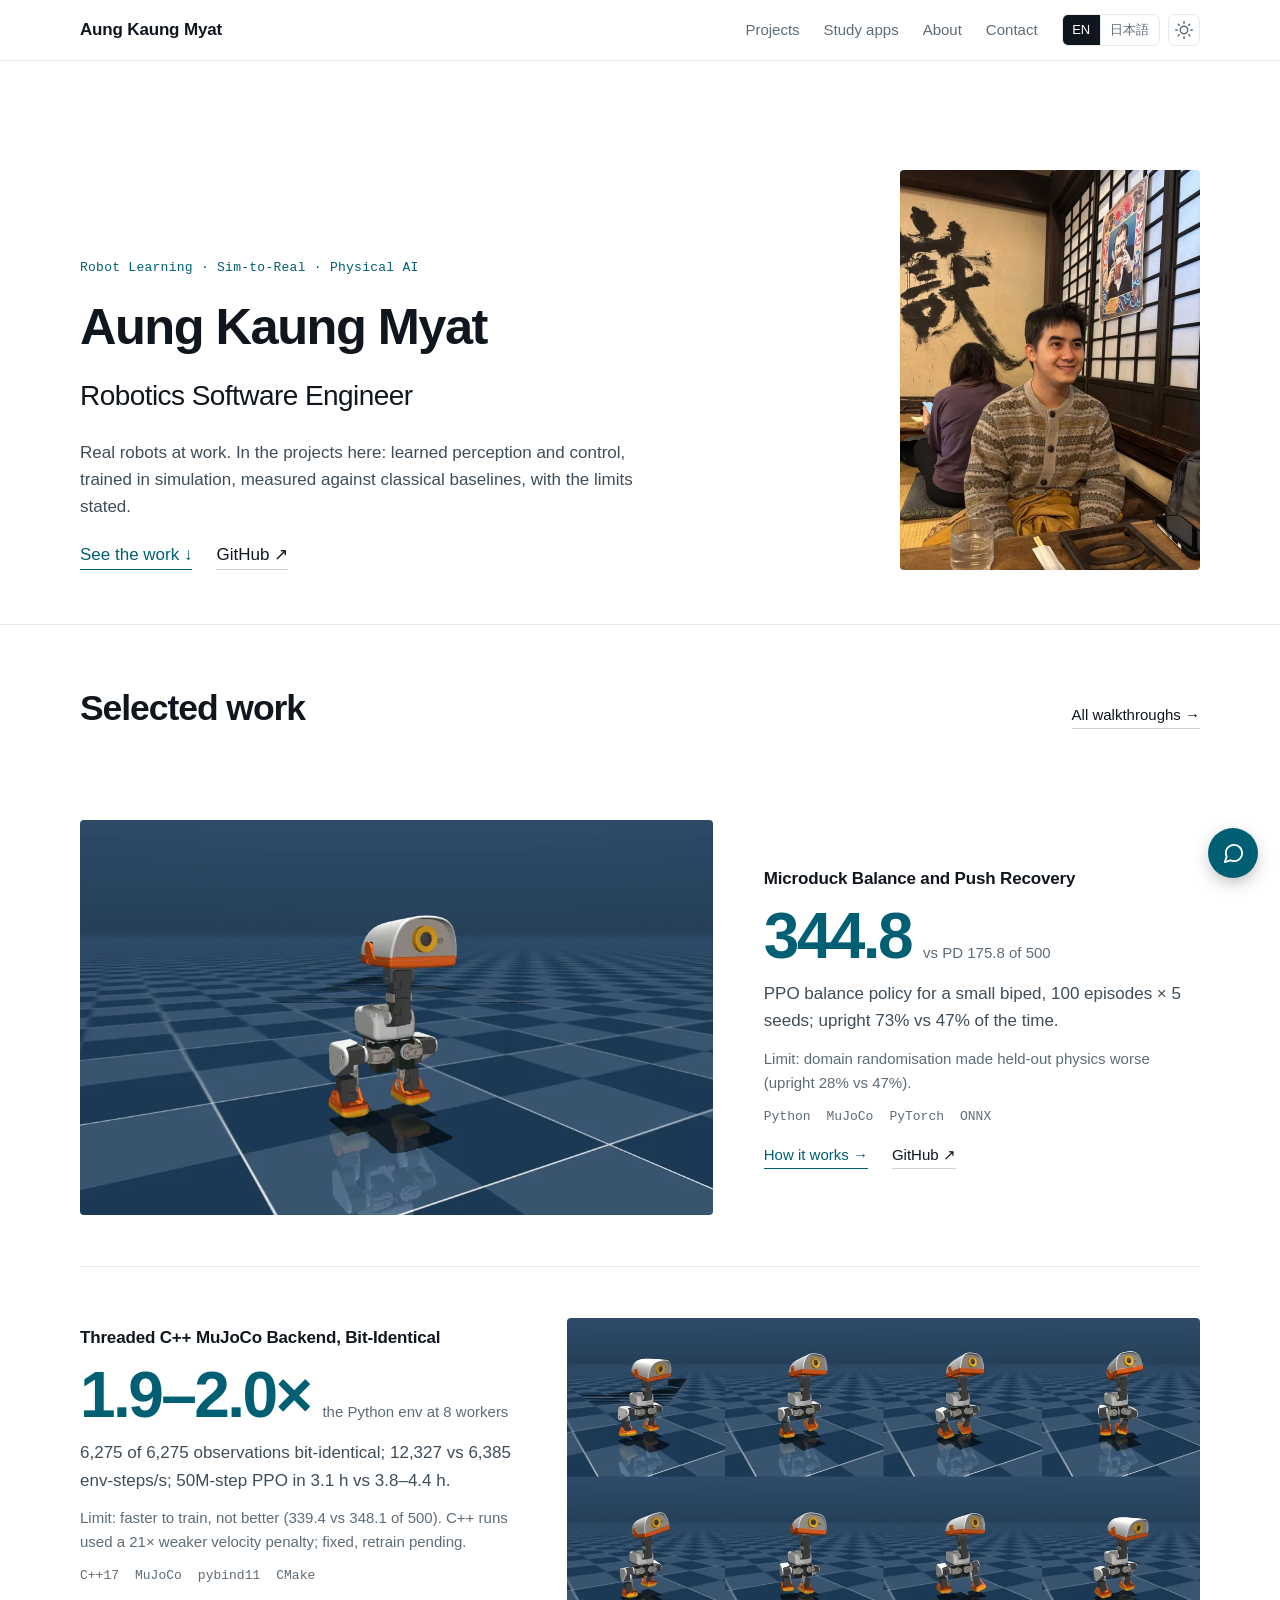
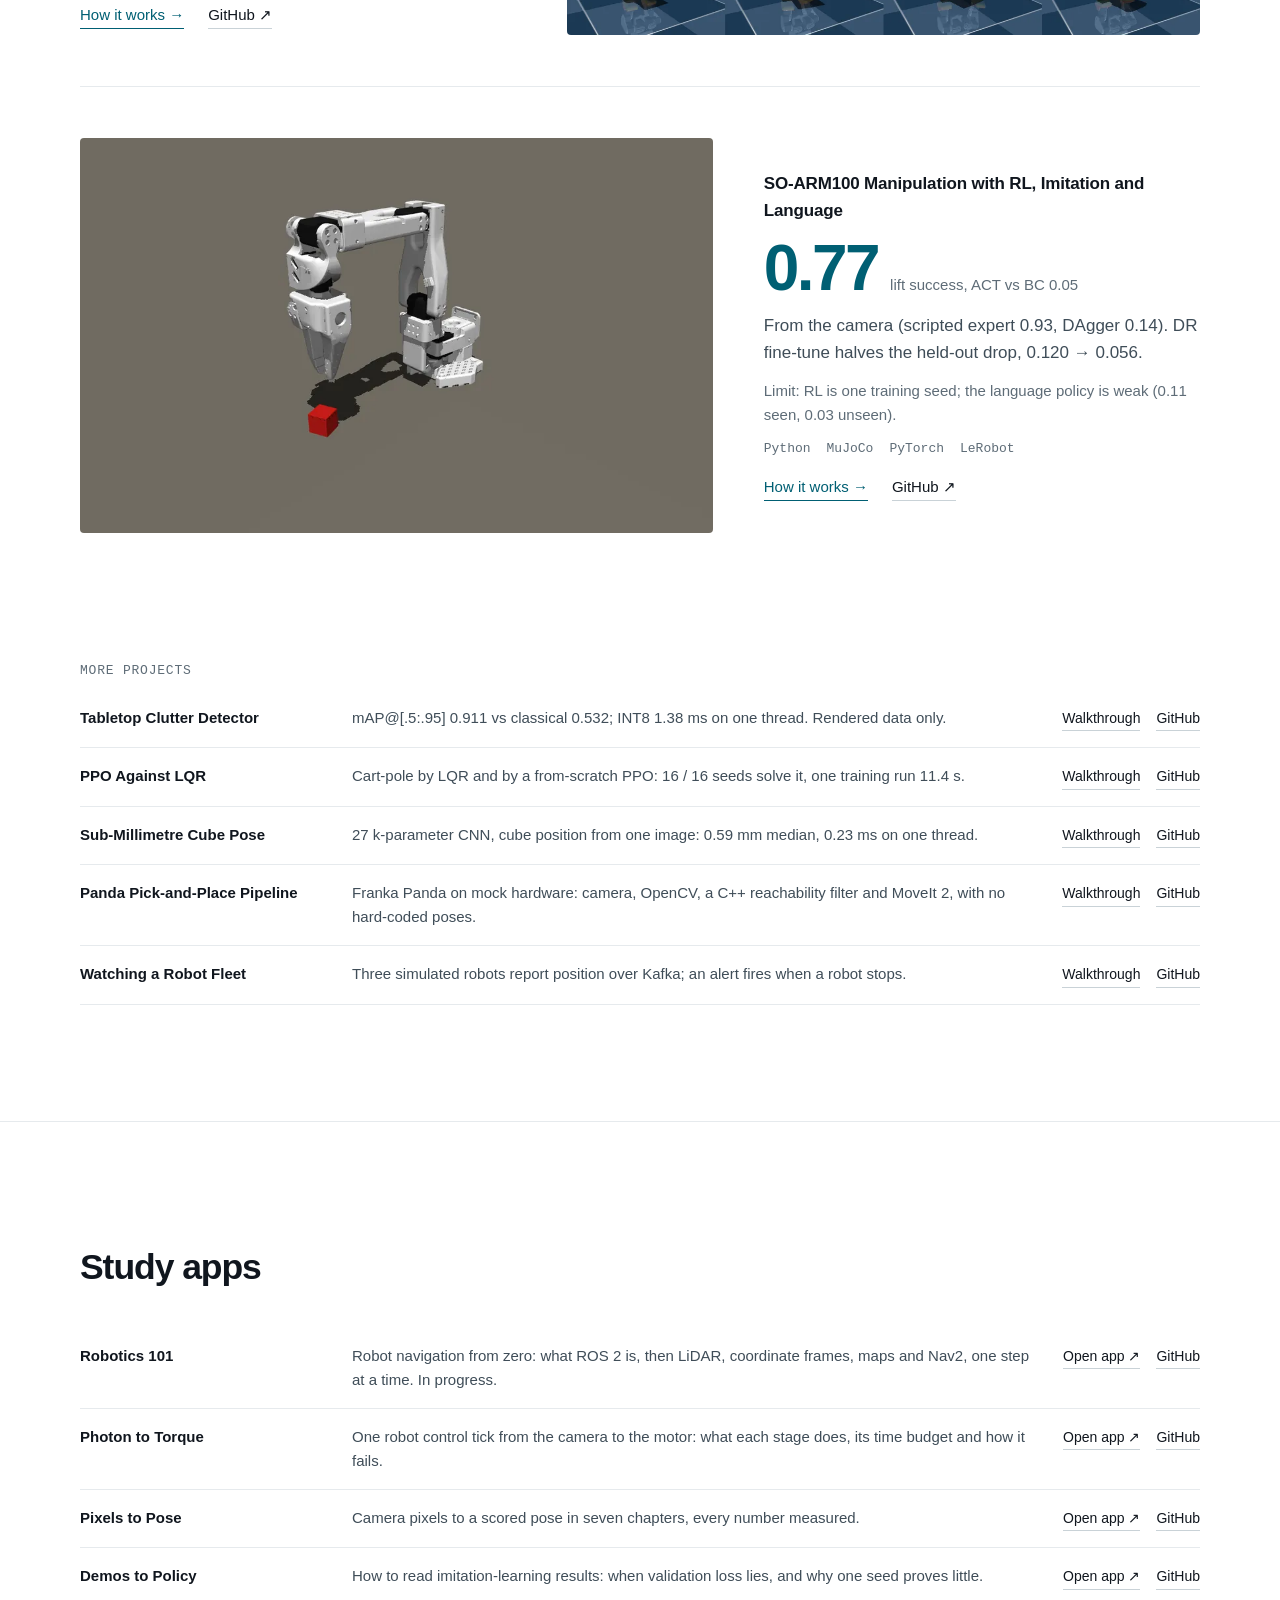
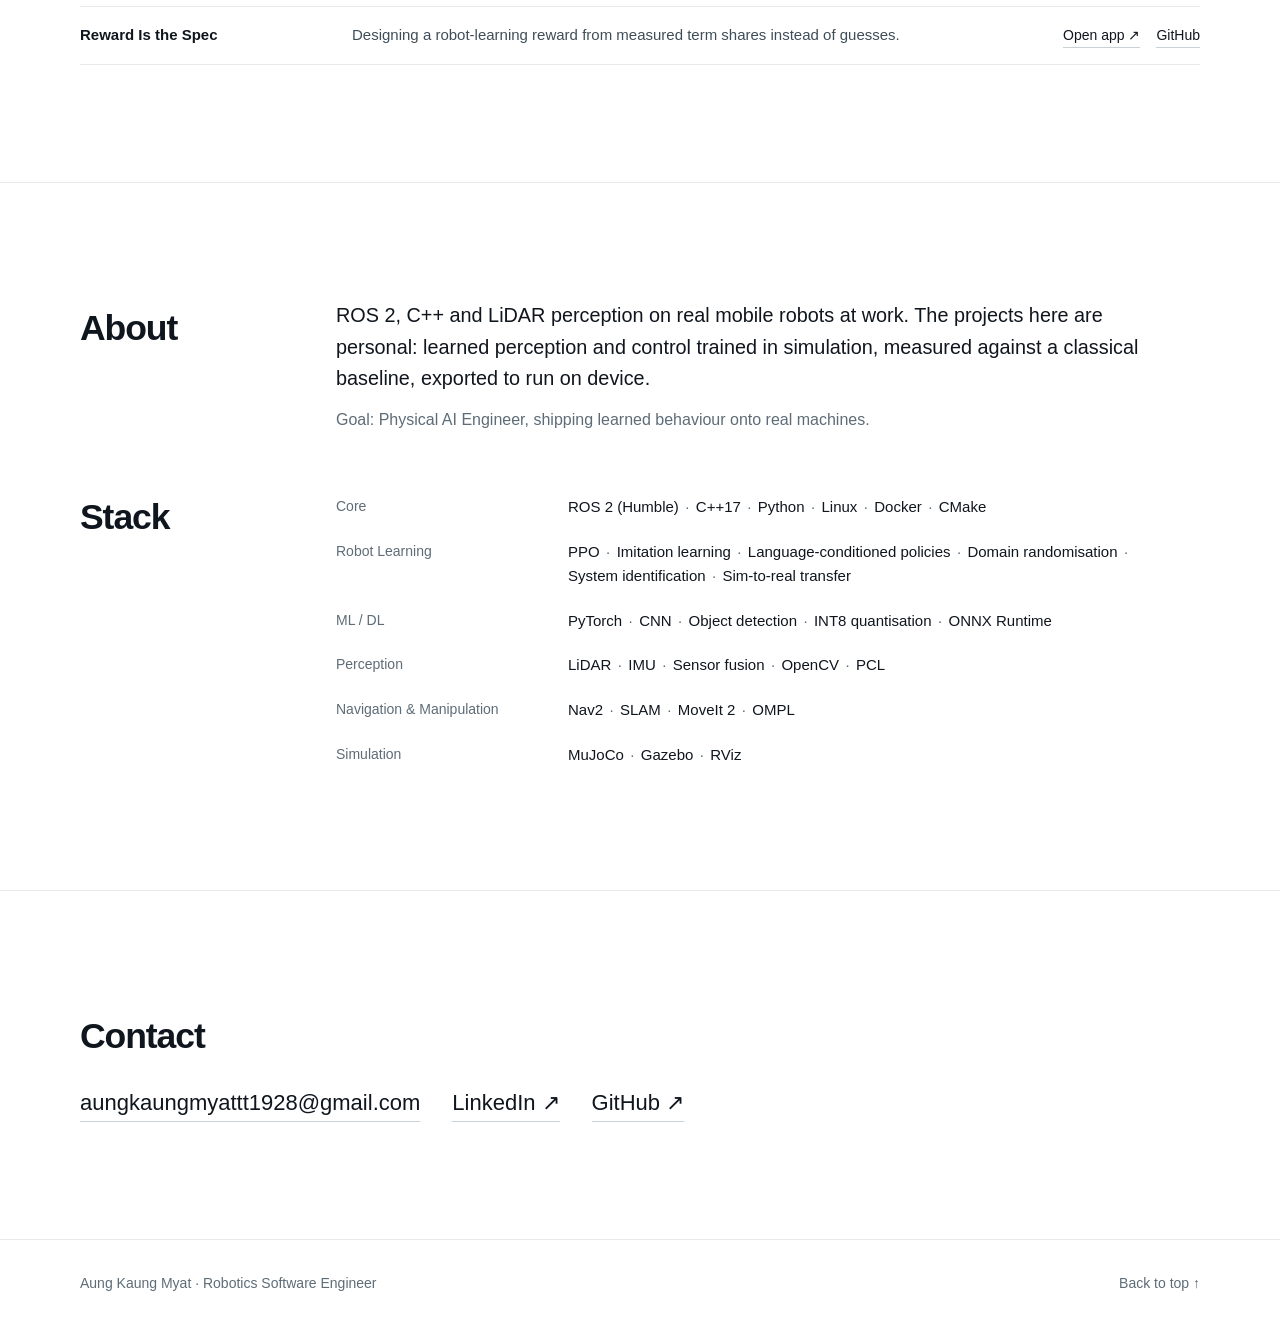
<file: index.html>
<!DOCTYPE html>
<html lang="en" data-title-ja="Aung Kaung Myat">
<head>
    <meta charset="UTF-8">
    <meta name="viewport" content="width=device-width, initial-scale=1.0">

    <title>Aung Kaung Myat</title>
    <meta name="description" content="Robotics software engineer. ROS 2, C++ and LiDAR perception on real mobile robots at work; personal projects in robot learning: legged balance, arm manipulation by RL, imitation and language, a bit-identical C++ simulation backend, edge-ready detection. English / 日本語.">
    <meta name="author" content="Aung Kaung Myat">
    <link rel="canonical" href="https://aungkaung1928.github.io/">

    <meta property="og:type" content="website">
    <meta property="og:url" content="https://aungkaung1928.github.io/">
    <meta property="og:title" content="Aung Kaung Myat — Robotics Software Engineer">
    <meta property="og:description" content="ROS 2 and LiDAR perception on real mobile robots at work; personal projects in robot learning: legged balance, arm manipulation, a bit-identical C++ simulation backend, edge-ready detection.">
    <meta property="og:image" content="https://aungkaung1928.github.io/og.jpg">
    <meta property="og:image:width" content="1200">
    <meta property="og:image:height" content="630">
    <meta property="og:image:alt" content="Aung Kaung Myat, Robotics Software Engineer, with his photo">
    <meta name="twitter:card" content="summary_large_image">

    <meta name="theme-color" content="#ffffff" media="(prefers-color-scheme: light)">
    <meta name="theme-color" content="#0e1420" media="(prefers-color-scheme: dark)">
    <link rel="icon" href="data:image/svg+xml,<svg xmlns='http://www.w3.org/2000/svg' viewBox='0 0 32 32'><rect width='32' height='32' rx='7' fill='%23005F73'/><text x='16' y='22' font-family='monospace' font-size='16' font-weight='700' fill='%23fff' text-anchor='middle'>A</text></svg>">

    <link rel="stylesheet" href="style.css">
    <link rel="stylesheet" href="chat.css">

    <!-- Theme and language are applied before first paint: no white flash, no English flash. -->
    <script>
        (function (d) {
            var l, t;
            try { l = new URLSearchParams(location.search).get('lang'); } catch (e) {}
            try {
                if (l) localStorage.setItem('lang', l); else l = localStorage.getItem('lang');
                t = localStorage.getItem('theme');
            } catch (e) {}
            if (l === 'ja') { d.setAttribute('data-lang', 'ja'); d.lang = 'ja'; }
            if (t === 'dark' || (!t && matchMedia('(prefers-color-scheme: dark)').matches)) d.classList.add('dark-mode');
        })(document.documentElement);
    </script>
</head>
<body>
    <a href="#main" class="skip-link"><span lang="en">Skip to content</span><span lang="ja">本文へ移動</span></a>

    <div id="scroll-percentage" aria-hidden="true">0%</div>

    <header>
        <div class="progress-track" aria-hidden="true"><div id="progress-bar"></div></div>
        <div class="container header-content">
            <a href="#top" class="brand">Aung Kaung Myat</a>
            <nav aria-label="Sections">
                <a href="#projects"><span lang="en">Projects</span><span lang="ja">プロジェクト</span></a>
                <a href="#study-apps"><span lang="en">Study apps</span><span lang="ja">学習アプリ</span></a>
                <a href="#about"><span lang="en">About</span><span lang="ja">概要</span></a>
                <a href="#contact"><span lang="en">Contact</span><span lang="ja">連絡先</span></a>
            </nav>
            <div class="header-tools">
                    <div class="lang-switch" role="group" aria-label="Language / 言語">
                        <button type="button" id="lang-en" data-set-lang="en" aria-pressed="true">EN</button>
                        <button type="button" id="lang-ja" data-set-lang="ja" aria-pressed="false">日本語</button>
                    </div>
                    <button id="theme-toggle" aria-label="Toggle dark mode" title="Light / dark">
                        <svg class="sun-icon" width="18" height="18" viewBox="0 0 24 24" fill="none" stroke="currentColor" stroke-width="2" stroke-linecap="round">
                            <circle cx="12" cy="12" r="5"></circle>
                            <line x1="12" y1="1" x2="12" y2="3"></line>
                            <line x1="12" y1="21" x2="12" y2="23"></line>
                            <line x1="4.22" y1="4.22" x2="5.64" y2="5.64"></line>
                            <line x1="18.36" y1="18.36" x2="19.78" y2="19.78"></line>
                            <line x1="1" y1="12" x2="3" y2="12"></line>
                            <line x1="21" y1="12" x2="23" y2="12"></line>
                            <line x1="4.22" y1="19.78" x2="5.64" y2="18.36"></line>
                            <line x1="18.36" y1="5.64" x2="19.78" y2="4.22"></line>
                        </svg>
                        <svg class="moon-icon" width="18" height="18" viewBox="0 0 24 24" fill="none" stroke="currentColor" stroke-width="2" stroke-linecap="round">
                            <path d="M21 12.79A9 9 0 1 1 11.21 3 7 7 0 0 0 21 12.79z"></path>
                        </svg>
                    </button>
                </div>
        </div>
    </header>

    <main id="main">
        <section id="top" class="hero">
            <div class="container hero-grid">
                <div class="hero-text">
                    <p class="eyebrow">Robot Learning · Sim-to-Real · Physical AI</p>
                    <h1 class="hero-name">Aung Kaung Myat</h1>
                    <p class="hero-role"><span lang="en">Robotics Software Engineer</span><span lang="ja">ロボティクスソフトウェアエンジニア</span></p>
                    <p class="hero-desc" lang="en">Real robots at work. In the projects here: learned perception and control, trained in simulation, measured against classical baselines, with the limits stated.</p>
                    <p class="hero-desc" lang="ja">業務では実機ロボットを担当。ここに載せたプロジェクトでは、シミュレーションで学習した認識・制御を古典的なbaselineと比較して計測し、結果の限界まで明記しています。</p>
                    <p class="hero-links">
                        <a href="#projects" class="link-strong"><span lang="en">See the work</span><span lang="ja">プロジェクトを見る</span> <span aria-hidden="true">↓</span></a>
                        <a href="https://github.com/AungKaung1928" target="_blank" rel="noopener">GitHub <span aria-hidden="true">↗</span></a>
                    </p>
                </div>
                <picture class="hero-photo">
                    <source srcset="profile-600.webp 600w, profile.webp 900w" sizes="(max-width: 860px) 180px, 300px" type="image/webp">
                    <img src="profile.jpg" width="900" height="1200" alt="Aung Kaung Myat">
                </picture>
            </div>
        </section>

        <section id="projects">
            <div class="container">
                <div class="section-head">
                    <h2 class="section-title"><span lang="en">Selected work</span><span lang="ja">主なプロジェクト</span></h2>
                    <a href="projects/" class="section-link"><span lang="en">All walkthroughs</span><span lang="ja">全プロジェクト解説</span> <span aria-hidden="true">→</span></a>
                </div>

                <article class="project-card">
                    <div class="project-fig"><img src="img/microduck.webp" width="960" height="600" loading="lazy" decoding="async" alt="MuJoCo render of the Microduck biped standing"></div>
                    <div class="project-body">
                        <h3>Microduck Balance and Push Recovery</h3>
                        <p class="project-num"><b>344.8</b> <span>vs PD 175.8 <span lang="en">of 500</span><span lang="ja">（500点満点）</span></span></p>
                        <p class="project-line" lang="en">PPO balance policy for a small biped, 100 episodes × 5 seeds; upright 73% vs 47% of the time.</p>
                        <p class="project-line" lang="ja">小型二足ロボットのPPOバランスpolicy、100 episodes × 5 seeds。直立時間 73% vs 47%。</p>
                        <p class="project-limit" lang="en">Limit: domain randomisation made held-out physics worse (upright 28% vs 47%).</p>
                        <p class="project-limit" lang="ja">限界：domain randomisationはheld-out物理モデルで悪化（直立 28% vs 47%）。</p>
                        <ul class="project-tech"><li>Python</li><li>MuJoCo</li><li>PyTorch</li><li>ONNX</li></ul>
                        <p class="project-links">
                            <a href="projects/microduck-rl.html" class="link-strong"><span lang="en">How it works</span><span lang="ja">解説を読む</span> <span aria-hidden="true">→</span></a>
                            <a href="https://github.com/AungKaung1928/microduck-rl" target="_blank" rel="noopener">GitHub <span aria-hidden="true">↗</span></a>
                        </p>
                    </div>
                </article>

                <article class="project-card">
                    <div class="project-fig"><img src="img/vecenv-8.webp" width="1200" height="600" loading="lazy" decoding="async" alt="Eight Microduck environments after reset, one per worker"></div>
                    <div class="project-body">
                        <h3>Threaded C++ MuJoCo Backend, Bit-Identical</h3>
                        <p class="project-num"><b>1.9–2.0×</b> <span><span lang="en">the Python env at 8 workers</span><span lang="ja">Python環境比（8 workers）</span></span></p>
                        <p class="project-line" lang="en">6,275 of 6,275 observations bit-identical; 12,327 vs 6,385 env-steps/s; 50M-step PPO in 3.1 h vs 3.8–4.4 h.</p>
                        <p class="project-line" lang="ja">observation 6,275 / 6,275がビット単位で一致。12,327 vs 6,385 env-steps/s。50M-step PPOが3.1 h vs 3.8〜4.4 h。</p>
                        <p class="project-limit" lang="en">Limit: faster to train, not better (339.4 vs 348.1 of 500). C++ runs used a 21× weaker velocity penalty; fixed, retrain pending.</p>
                        <p class="project-limit" lang="ja">限界：速くなるだけで賢くはならない（339.4 vs 348.1）。C++側はjoint速度ペナルティが21分の1で学習（修正済み、再学習は未実施）。</p>
                        <ul class="project-tech"><li>C++17</li><li>MuJoCo</li><li>pybind11</li><li>CMake</li></ul>
                        <p class="project-links">
                            <a href="projects/mujoco-vecenv-cpp.html" class="link-strong"><span lang="en">How it works</span><span lang="ja">解説を読む</span> <span aria-hidden="true">→</span></a>
                            <a href="https://github.com/AungKaung1928/mujoco-vecenv-cpp" target="_blank" rel="noopener">GitHub <span aria-hidden="true">↗</span></a>
                        </p>
                    </div>
                </article>

                <article class="project-card">
                    <div class="project-fig"><img src="img/so-arm100.webp" width="960" height="600" loading="lazy" decoding="async" alt="MuJoCo render of the SO-ARM100 arm next to the red cube"></div>
                    <div class="project-body">
                        <h3>SO-ARM100 Manipulation with RL, Imitation and Language</h3>
                        <p class="project-num"><b>0.77</b> <span><span lang="en">lift success, ACT vs BC 0.05</span><span lang="ja">lift成功率、ACT vs BC 0.05</span></span></p>
                        <p class="project-line" lang="en">From the camera (scripted expert 0.93, DAgger 0.14). DR fine-tune halves the held-out drop, 0.120 → 0.056.</p>
                        <p class="project-line" lang="ja">カメラ入力（scripted expert 0.93、DAgger 0.14）。DR fine-tuneでheld-out低下が半減 0.120 → 0.056。</p>
                        <p class="project-limit" lang="en">Limit: RL is one training seed; the language policy is weak (0.11 seen, 0.03 unseen).</p>
                        <p class="project-limit" lang="ja">限界：RLは学習1 seedのみ。language policyは弱い（既知 0.11、未知 0.03）。</p>
                        <ul class="project-tech"><li>Python</li><li>MuJoCo</li><li>PyTorch</li><li>LeRobot</li></ul>
                        <p class="project-links">
                            <a href="projects/so-arm100.html" class="link-strong"><span lang="en">How it works</span><span lang="ja">解説を読む</span> <span aria-hidden="true">→</span></a>
                            <a href="https://github.com/AungKaung1928/so-arm100-rl" target="_blank" rel="noopener">GitHub <span aria-hidden="true">↗</span></a>
                        </p>
                    </div>
                </article>

                <h3 class="more-title"><span lang="en">More projects</span><span lang="ja">その他のプロジェクト</span></h3>
                <ul class="more-list">
                    <li>
                        <h3>Tabletop Clutter Detector</h3>
                        <span class="more-line"><span lang="en">mAP@[.5:.95] 0.911 vs classical 0.532; INT8 1.38 ms on one thread. Rendered data only.</span><span lang="ja">mAP@[.5:.95] 0.911 vs 古典手法 0.532。INT8で1スレッド 1.38 ms。データはレンダリング画像のみ。</span></span>
                        <span class="more-links"><a href="projects/clutter-detect.html"><span lang="en">Walkthrough</span><span lang="ja">解説</span></a><a href="https://github.com/AungKaung1928/mujoco-clutter-detect" target="_blank" rel="noopener">GitHub</a></span>
                    </li>
                    <li>
                        <h3>PPO Against LQR</h3>
                        <span class="more-line"><span lang="en">Cart-pole by LQR and by a from-scratch PPO: 16 / 16 seeds solve it, one training run 11.4 s.</span><span lang="ja">cart-poleをLQRと自作PPOで解く：16 / 16 seedsで成功、学習1回 11.4 s。</span></span>
                        <span class="more-links"><a href="projects/ppo-from-scratch.html"><span lang="en">Walkthrough</span><span lang="ja">解説</span></a><a href="https://github.com/AungKaung1928/ppo-from-scratch" target="_blank" rel="noopener">GitHub</a></span>
                    </li>
                    <li>
                        <h3>Sub-Millimetre Cube Pose</h3>
                        <span class="more-line"><span lang="en">27 k-parameter CNN, cube position from one image: 0.59 mm median, 0.23 ms on one thread.</span><span lang="ja">27 kパラメータのCNNが画像1枚から立方体の位置を推定：中央値 0.59 mm、1スレッドで 0.23 ms。</span></span>
                        <span class="more-links"><a href="projects/cube-pose-cnn.html"><span lang="en">Walkthrough</span><span lang="ja">解説</span></a><a href="https://github.com/AungKaung1928/mujoco-cube-pose-cnn" target="_blank" rel="noopener">GitHub</a></span>
                    </li>
                    <li>
                        <h3>Panda Pick-and-Place Pipeline</h3>
                        <span class="more-line"><span lang="en">Franka Panda on mock hardware: camera, OpenCV, a C++ reachability filter and MoveIt 2, with no hard-coded poses.</span><span lang="ja">mock hardware上のFranka Panda：カメラ、OpenCV、C++の到達性フィルタ、MoveIt 2。座標のハードコードなし。</span></span>
                        <span class="more-links"><a href="projects/moveit-pickplace.html"><span lang="en">Walkthrough</span><span lang="ja">解説</span></a><a href="https://github.com/AungKaung1928/moveit_pickplace_demo" target="_blank" rel="noopener">GitHub</a></span>
                    </li>
                    <li>
                        <h3>Watching a Robot Fleet</h3>
                        <span class="more-line"><span lang="en">Three simulated robots report position over Kafka; an alert fires when a robot stops.</span><span lang="ja">シミュレーション上の3台のロボットがKafkaで位置を送信。停止したロボットを検知してアラート。</span></span>
                        <span class="more-links"><a href="projects/fleet-monitoring.html"><span lang="en">Walkthrough</span><span lang="ja">解説</span></a><a href="https://github.com/AungKaung1928/fleet_monitoring_ws" target="_blank" rel="noopener">GitHub</a></span>
                    </li>
                </ul>
            </div>
        </section>

        <section id="study-apps">
            <div class="container">
                <div class="section-head">
                    <h2 class="section-title"><span lang="en">Study apps</span><span lang="ja">学習アプリ</span></h2>
                </div>
                <ul class="more-list">
                    <li>
                        <h3>Robotics 101</h3>
                        <span class="more-line"><span lang="en">Robot navigation from zero: what ROS 2 is, then LiDAR, coordinate frames, maps and Nav2, one step at a time. In progress.</span><span lang="ja">ゼロから学ぶロボットナビゲーション：ROS 2とは何かから、LiDAR、座標フレーム、地図、Nav2まで一歩ずつ。制作中。</span></span>
                        <span class="more-links"><a href="https://robotics-101.vercel.app" target="_blank" rel="noopener"><span lang="en">Open app</span><span lang="ja">アプリを開く</span> <span aria-hidden="true">↗</span></a><a href="https://github.com/AungKaung1928/robotics-101" target="_blank" rel="noopener">GitHub</a></span>
                    </li>
                    <li>
                        <h3>Photon to Torque</h3>
                        <span class="more-line"><span lang="en">One robot control tick from the camera to the motor: what each stage does, its time budget and how it fails.</span><span lang="ja">カメラからモーターまで、ロボット制御1周期の流れ：各ステージの処理、時間予算、失敗の仕方。</span></span>
                        <span class="more-links"><a href="https://photon-to-torque.vercel.app" target="_blank" rel="noopener"><span lang="en">Open app</span><span lang="ja">アプリを開く</span> <span aria-hidden="true">↗</span></a><a href="https://github.com/AungKaung1928/photon-to-torque" target="_blank" rel="noopener">GitHub</a></span>
                    </li>
                    <li>
                        <h3>Pixels to Pose</h3>
                        <span class="more-line"><span lang="en">Camera pixels to a scored pose in seven chapters, every number measured.</span><span lang="ja">カメラ画像から姿勢の評価まで7章。数値はすべて計測値。</span></span>
                        <span class="more-links"><a href="https://pixels-to-pose.vercel.app" target="_blank" rel="noopener"><span lang="en">Open app</span><span lang="ja">アプリを開く</span> <span aria-hidden="true">↗</span></a><a href="https://github.com/AungKaung1928/pixels-to-pose" target="_blank" rel="noopener">GitHub</a></span>
                    </li>
                    <li>
                        <h3>Demos to Policy</h3>
                        <span class="more-line"><span lang="en">How to read imitation-learning results: when validation loss lies, and why one seed proves little.</span><span lang="ja">模倣学習の結果の読み方：validation lossが当てにならない時、1 seedでは何も言えない理由。</span></span>
                        <span class="more-links"><a href="https://demos-to-policy.vercel.app" target="_blank" rel="noopener"><span lang="en">Open app</span><span lang="ja">アプリを開く</span> <span aria-hidden="true">↗</span></a><a href="https://github.com/AungKaung1928/demos-to-policy" target="_blank" rel="noopener">GitHub</a></span>
                    </li>
                    <li>
                        <h3>Reward Is the Spec</h3>
                        <span class="more-line"><span lang="en">Designing a robot-learning reward from measured term shares instead of guesses.</span><span lang="ja">推測ではなく計測した項の割合からロボット学習の報酬を設計する。</span></span>
                        <span class="more-links"><a href="https://reward-is-the-spec.vercel.app" target="_blank" rel="noopener"><span lang="en">Open app</span><span lang="ja">アプリを開く</span> <span aria-hidden="true">↗</span></a><a href="https://github.com/AungKaung1928/reward-is-the-spec" target="_blank" rel="noopener">GitHub</a></span>
                    </li>
                </ul>
            </div>
        </section>

        <section id="about">
            <div class="container about-grid">
                <h2 class="section-title"><span lang="en">About</span><span lang="ja">概要</span></h2>
                <div class="about-text">
                    <p lang="en">ROS 2, C++ and LiDAR perception on real mobile robots at work. The projects here are personal: learned perception and control trained in simulation, measured against a classical baseline, exported to run on device.</p>
                    <p lang="ja">業務では実機の移動ロボットでROS 2・C++・LiDAR認識を担当。ここに載せたプロジェクトは個人開発で、シミュレーションで学習した認識・制御を古典的なbaselineと比較して計測し、デバイス上で動く形でexportしています。</p>
                    <p class="about-goal" lang="en">Goal: Physical AI Engineer, shipping learned behaviour onto real machines.</p>
                    <p class="about-goal" lang="ja">目標：Physical AI Engineer。学習した挙動を実機に載せて動かす。</p>
                </div>
                <h2 class="section-title" id="skills"><span lang="en">Stack</span><span lang="ja">技術</span></h2>
                <div class="skills-grid">
                    <div class="skill-row"><h3>Core</h3><ul><li>ROS 2 (Humble)</li><li>C++17</li><li>Python</li><li>Linux</li><li>Docker</li><li>CMake</li></ul></div>
                    <div class="skill-row"><h3>Robot Learning</h3><ul><li>PPO</li><li>Imitation learning</li><li>Language-conditioned policies</li><li>Domain randomisation</li><li>System identification</li><li>Sim-to-real transfer</li></ul></div>
                    <div class="skill-row"><h3>ML / DL</h3><ul><li>PyTorch</li><li>CNN</li><li>Object detection</li><li>INT8 quantisation</li><li>ONNX Runtime</li></ul></div>
                    <div class="skill-row"><h3>Perception</h3><ul><li>LiDAR</li><li>IMU</li><li>Sensor fusion</li><li>OpenCV</li><li>PCL</li></ul></div>
                    <div class="skill-row"><h3>Navigation &amp; Manipulation</h3><ul><li>Nav2</li><li>SLAM</li><li>MoveIt 2</li><li>OMPL</li></ul></div>
                    <div class="skill-row"><h3>Simulation</h3><ul><li>MuJoCo</li><li>Gazebo</li><li>RViz</li></ul></div>
                </div>
            </div>
        </section>

        <section id="contact">
            <div class="container contact-line">
                <h2 class="section-title"><span lang="en">Contact</span><span lang="ja">連絡先</span></h2>
                <p>
                    <a href="mailto:aungkaungmyattt1928@gmail.com">aungkaungmyattt1928@gmail.com</a>
                    <a href="https://www.linkedin.com/in/aung-kaung-myat-30943a215/" target="_blank" rel="noopener">LinkedIn <span aria-hidden="true">↗</span></a>
                    <a href="https://github.com/AungKaung1928" target="_blank" rel="noopener">GitHub <span aria-hidden="true">↗</span></a>
                </p>
            </div>
        </section>
    </main>

    <footer>
        <div class="container footer-inner">
            <p>Aung Kaung Myat · <span lang="en">Robotics Software Engineer</span><span lang="ja">ロボティクスソフトウェアエンジニア</span></p>
            <a href="#top"><span lang="en">Back to top</span><span lang="ja">ページ上部へ</span> ↑</a>
        </div>
    </footer>

    <script src="script.js"></script>
    <script src="chat.js"></script>
</body>
</html>
</file>
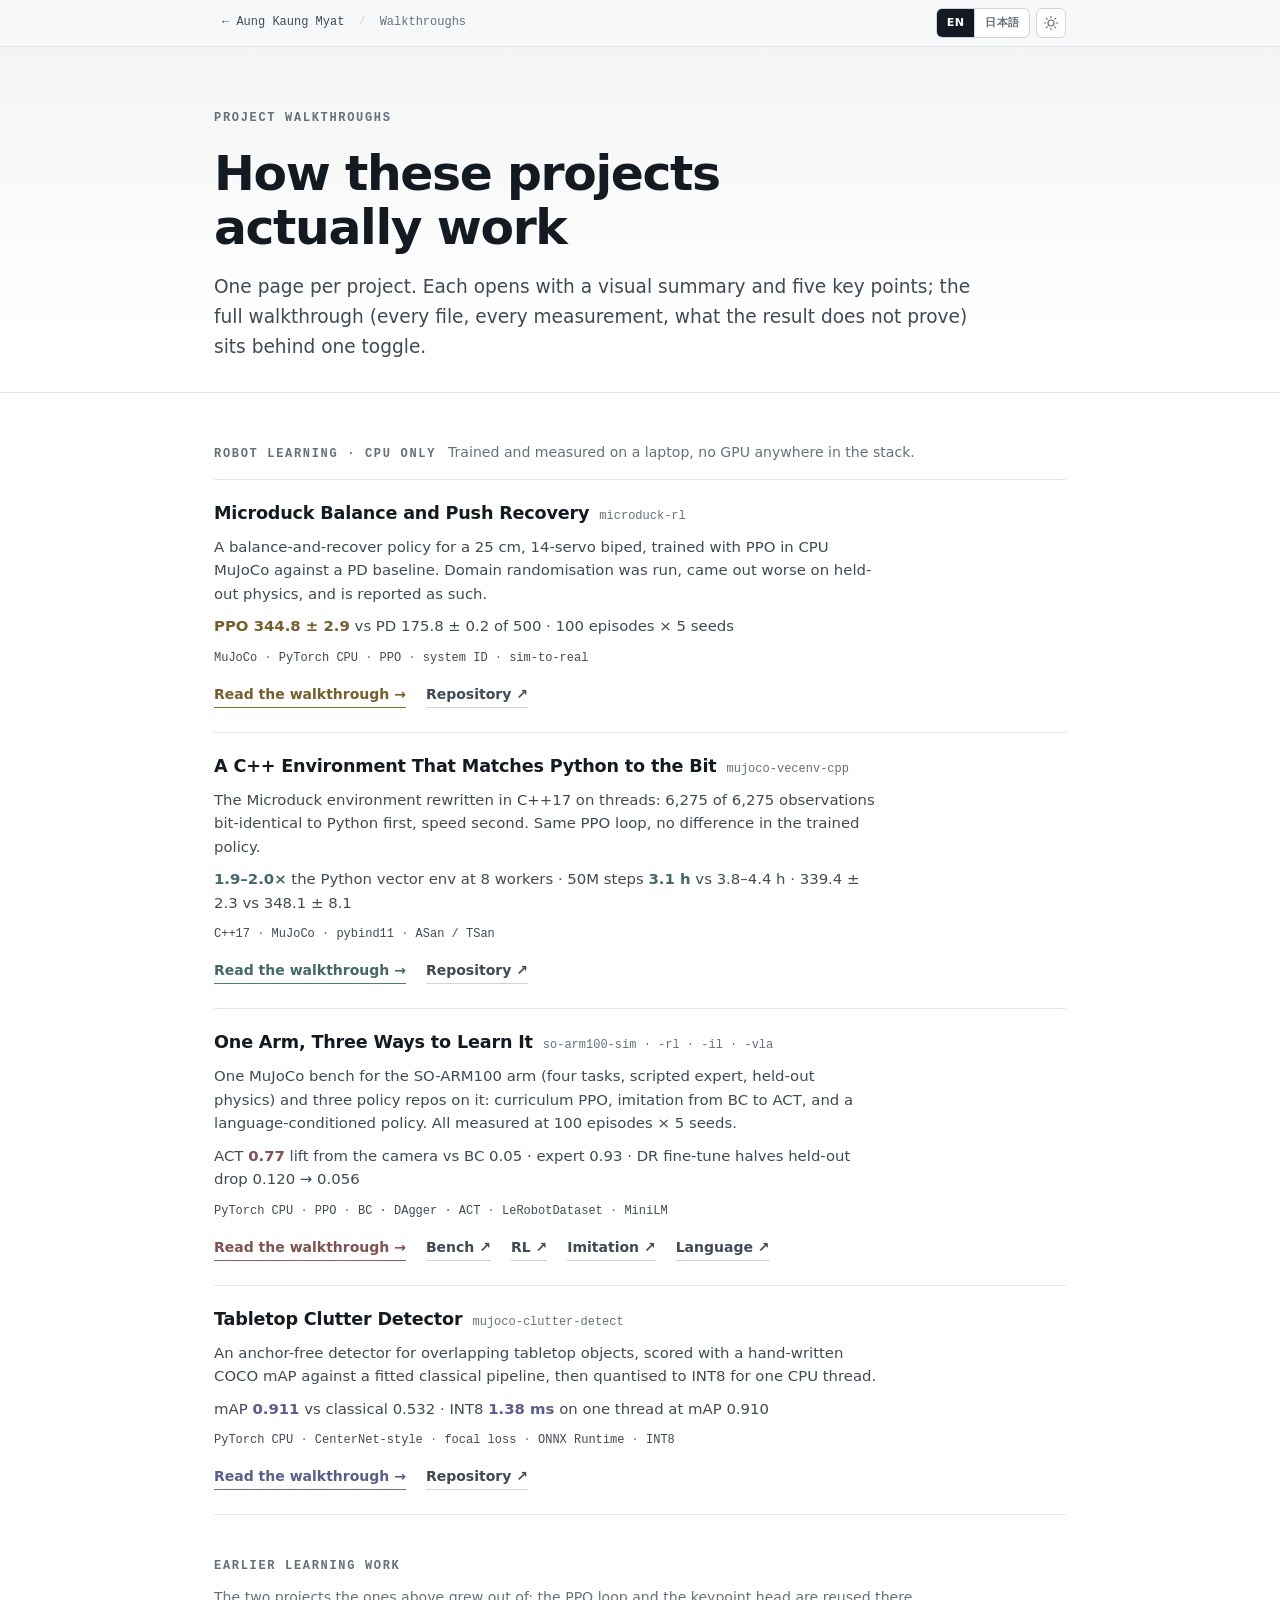
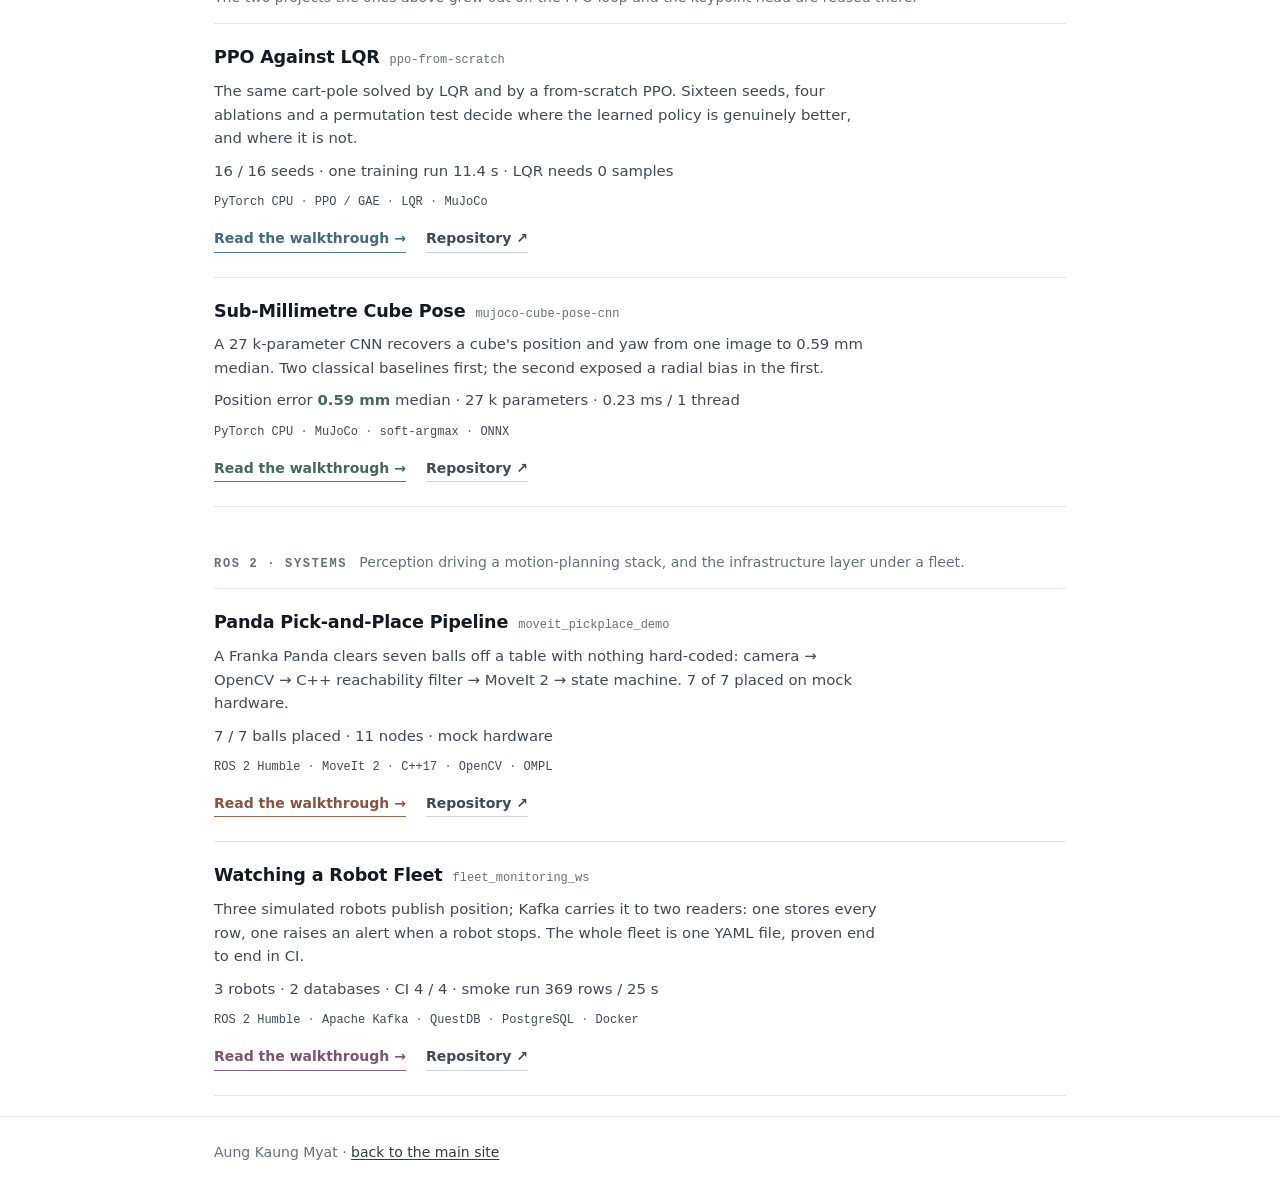
<file: projects/index.html>
<!DOCTYPE html>
<html lang="en" style="--h:#3d4a57" data-title-ja="プロジェクト解説 — Aung Kaung Myat">
<head>
<meta charset="UTF-8">
<meta name="viewport" content="width=device-width, initial-scale=1.0">
<title>Project Walkthroughs — Aung Kaung Myat</title>
<meta name="description" content="Long-form walkthroughs of eight robotics and robot-learning projects: what each one does, how the code is arranged, what was measured, and what it does not prove. English and Japanese.">
<meta name="author" content="Aung Kaung Myat">
<link rel="canonical" href="https://aungkaung1928.github.io/projects/">
<meta property="og:type" content="website">
<meta property="og:url" content="https://aungkaung1928.github.io/projects/">
<meta property="og:title" content="Project Walkthroughs — Aung Kaung Myat">
<meta property="og:description" content="Eight robotics and robot-learning projects explained end to end: architecture, every file, the measurements, and the stated limits.">
<meta property="og:image" content="https://aungkaung1928.github.io/img/og/index.jpg">
<meta property="og:image:width" content="1200">
<meta property="og:image:height" content="630">
<meta property="og:image:alt" content="Walkthrough card: Project Walkthroughs — Aung Kaung Myat">
<meta name="twitter:card" content="summary_large_image">
<meta name="theme-color" content="#ffffff" media="(prefers-color-scheme: light)">
<meta name="theme-color" content="#0e1420" media="(prefers-color-scheme: dark)">
<link rel="icon" href="data:image/svg+xml,<svg xmlns='http://www.w3.org/2000/svg' viewBox='0 0 32 32'><rect width='32' height='32' rx='7' fill='%233d4a57'/><text x='16' y='22' font-family='monospace' font-size='16' font-weight='700' fill='%23fff' text-anchor='middle'>A</text></svg>">
<script>
(function(d){var l,t;try{l=new URLSearchParams(location.search).get('lang')}catch(e){}
try{if(l)localStorage.setItem('lang',l);else l=localStorage.getItem('lang');t=localStorage.getItem('theme')}catch(e){}
if(l==='ja'){d.setAttribute('data-lang','ja');d.lang='ja'}
if(t==='dark'||(!t&&matchMedia('(prefers-color-scheme: dark)').matches))d.classList.add('dark-mode')})(document.documentElement);
</script>
<link rel="stylesheet" href="wt.css">
</head>
<body class="hub">
<a class="skip" href="#main"><span lang="en">Skip to content</span><span lang="ja">本文へ移動</span></a>
<div class="sitebar"><div class="wrap sitebar-inner">
  <a href="../index.html">← Aung Kaung Myat</a><span class="sb-sep">/</span><span class="sb-here"><span lang="en">Walkthroughs</span><span lang="ja">プロジェクト解説</span></span>
  <div class="sb-tools">
    <div class="lang-switch" role="group" aria-label="Language / 言語"><button type="button" id="lang-en" data-set-lang="en" aria-pressed="true">EN</button><button type="button" id="lang-ja" data-set-lang="ja" aria-pressed="false">日本語</button></div>
    <button class="sb-theme" id="theme-toggle" type="button" aria-label="Toggle dark mode" title="Light / dark"><svg class="sun-icon" width="16" height="16" viewBox="0 0 24 24" fill="none" stroke="currentColor" stroke-width="1.8" stroke-linecap="round"><circle cx="12" cy="12" r="4.5"></circle><path d="M12 2v2M12 20v2M4.9 4.9l1.4 1.4M17.7 17.7l1.4 1.4M2 12h2M20 12h2M4.9 19.1l1.4-1.4M17.7 6.3l1.4-1.4"></path></svg><svg class="moon-icon" width="16" height="16" viewBox="0 0 24 24" fill="none" stroke="currentColor" stroke-width="1.8" stroke-linecap="round" stroke-linejoin="round"><path d="M21 12.79A9 9 0 1 1 11.21 3 7 7 0 0 0 21 12.79z"></path></svg></button>
  </div>
</div></div>

<header class="top">
  <div class="wrap head-inner">
    <div class="eyebrow"><span lang="en">Project walkthroughs</span><span lang="ja">プロジェクト解説</span></div>
    <h1><span lang="en">How these projects actually work</span><span lang="ja">各プロジェクトの仕組みと計測結果</span></h1>
    <p class="deck" lang="en">One page per project. Each opens with a visual summary and five key points; the full walkthrough (every file, every measurement, what the result does not prove) sits behind one toggle.</p>
    <p class="deck" lang="ja">1プロジェクト1ページ。冒頭は図と5つの要点で、全文（全ファイル・全計測・結果から言えないこと）は1つのボタンの先にあります。</p>
  </div>
</header>

<main id="main" class="wrap">

  <section class="track">
    <div class="track-head">
      <h2><span lang="en">Robot learning · CPU only</span><span lang="ja">Robot learning · CPUのみ</span></h2>
      <span class="track-note"><span lang="en">Trained and measured on a laptop, no GPU anywhere in the stack.</span><span lang="ja">すべてノートPCで学習・計測。GPUは一切使っていません。</span></span>
    </div>
    <div class="cards">

      <article class="card" style="--h:#8c6e33">
        <div class="hue"></div>
        <div class="card-body">
          <div class="card-top"><h3>Microduck Balance and Push Recovery</h3>
            <span class="repo">microduck-rl</span></div>
          <p lang="en">A balance-and-recover policy for a 25 cm, 14-servo biped, trained with PPO in CPU MuJoCo against a PD baseline. Domain randomisation was run, came out worse on held-out physics, and is reported as such.</p>
          <p lang="ja">25 cm・14サーボの二足ロボットに、CPU版MuJoCoでPPOによるバランス維持・復帰policyを学習し、PD baselineと比較。Domain randomisationはheld-out物理で悪化し、そのまま報告しています。</p>
          <p class="result"><b>PPO 344.8 ± 2.9</b> vs PD 175.8 ± 0.2 <span lang="en">of 500</span><span lang="ja">（500点満点）</span> · 100 episodes × 5 seeds</p>
          <div class="tech"><span>MuJoCo</span><span>PyTorch CPU</span><span>PPO</span><span>system ID</span><span>sim-to-real</span></div>
          <div class="links">
            <a class="primary" href="microduck-rl.html"><span lang="en">Read the walkthrough →</span><span lang="ja">解説を読む →</span></a>
            <a href="https://github.com/AungKaung1928/microduck-rl" target="_blank" rel="noopener"><span lang="en">Repository ↗</span><span lang="ja">リポジトリ ↗</span></a>
          </div>
        </div>
      </article>

      <article class="card" style="--h:#4e7c7a">
        <div class="hue"></div>
        <div class="card-body">
          <div class="card-top"><h3>A C++ Environment That Matches Python to the Bit</h3>
            <span class="repo">mujoco-vecenv-cpp</span></div>
          <p lang="en">The Microduck environment rewritten in C++17 on threads: 6,275 of 6,275 observations bit-identical to Python first, speed second. Same PPO loop, no difference in the trained policy.</p>
          <p lang="ja">Microduck環境をC++17・スレッド並列で再実装。まず6,275個のobservationがPythonとビット単位で一致することを示し、速度はその後。同じPPOループで、学習結果に差はありません。</p>
          <p class="result"><b>1.9–2.0×</b> <span lang="en">the Python vector env at 8 workers</span><span lang="ja">Python vector env比（8 workers）</span> · 50M steps <b>3.1 h</b> vs 3.8–4.4 h · 339.4 ± 2.3 vs 348.1 ± 8.1</p>
          <div class="tech"><span>C++17</span><span>MuJoCo</span><span>pybind11</span><span>ASan / TSan</span></div>
          <div class="links">
            <a class="primary" href="mujoco-vecenv-cpp.html"><span lang="en">Read the walkthrough →</span><span lang="ja">解説を読む →</span></a>
            <a href="https://github.com/AungKaung1928/mujoco-vecenv-cpp" target="_blank" rel="noopener"><span lang="en">Repository ↗</span><span lang="ja">リポジトリ ↗</span></a>
          </div>
        </div>
      </article>

      <article class="card" style="--h:#96605f">
        <div class="hue"></div>
        <div class="card-body">
          <div class="card-top"><h3>One Arm, Three Ways to Learn It</h3>
            <span class="repo">so-arm100-sim · -rl · -il · -vla</span></div>
          <p lang="en">One MuJoCo bench for the SO-ARM100 arm (four tasks, scripted expert, held-out physics) and three policy repos on it: curriculum PPO, imitation from BC to ACT, and a language-conditioned policy. All measured at 100 episodes × 5 seeds.</p>
          <p lang="ja">SO-ARM100用の共通MuJoCoベンチ（4タスク、scripted expert、held-out physics）と、その上の3つのpolicy：curriculum PPO、BCからACTまでのimitation learning、language-conditioned policy。すべて100 episodes × 5 seedsで計測。</p>
          <p class="result">ACT <b>0.77</b> <span lang="en">lift from the camera</span><span lang="ja">（カメラ入力でのlift成功率）</span> vs BC 0.05 · expert 0.93 · <span lang="en">DR fine-tune halves held-out drop</span><span lang="ja">DR fine-tuneでheld-out低下が半減</span> 0.120 → 0.056</p>
          <div class="tech"><span>PyTorch CPU</span><span>PPO</span><span>BC · DAgger · ACT</span><span>LeRobotDataset</span><span>MiniLM</span></div>
          <div class="links">
            <a class="primary" href="so-arm100.html"><span lang="en">Read the walkthrough →</span><span lang="ja">解説を読む →</span></a>
            <a href="https://github.com/AungKaung1928/so-arm100-sim" target="_blank" rel="noopener">Bench ↗</a>
            <a href="https://github.com/AungKaung1928/so-arm100-rl" target="_blank" rel="noopener">RL ↗</a>
            <a href="https://github.com/AungKaung1928/so-arm100-il" target="_blank" rel="noopener">Imitation ↗</a>
            <a href="https://github.com/AungKaung1928/so-arm100-vla" target="_blank" rel="noopener">Language ↗</a>
          </div>
        </div>
      </article>

      <article class="card" style="--h:#6a6fa8">
        <div class="hue"></div>
        <div class="card-body">
          <div class="card-top"><h3>Tabletop Clutter Detector</h3>
            <span class="repo">mujoco-clutter-detect</span></div>
          <p lang="en">An anchor-free detector for overlapping tabletop objects, scored with a hand-written COCO mAP against a fitted classical pipeline, then quantised to INT8 for one CPU thread.</p>
          <p lang="ja">重なり合うテーブル上の物体を検出するanchor-free検出器。自前実装のCOCO mAPで古典パイプラインと比較し、CPU 1スレッド向けにINT8量子化。</p>
          <p class="result">mAP <b>0.911</b> vs classical 0.532 · INT8 <b>1.38 ms</b> <span lang="en">on one thread</span><span lang="ja">（1スレッド）</span> at mAP 0.910</p>
          <div class="tech"><span>PyTorch CPU</span><span>CenterNet-style</span><span>focal loss</span><span>ONNX Runtime</span><span>INT8</span></div>
          <div class="links">
            <a class="primary" href="clutter-detect.html"><span lang="en">Read the walkthrough →</span><span lang="ja">解説を読む →</span></a>
            <a href="https://github.com/AungKaung1928/mujoco-clutter-detect" target="_blank" rel="noopener"><span lang="en">Repository ↗</span><span lang="ja">リポジトリ ↗</span></a>
          </div>
        </div>
      </article>

    </div>
  </section>

  <section class="track">
    <div class="track-head">
      <h2><span lang="en">Earlier learning work</span><span lang="ja">初期の学習プロジェクト</span></h2>
      <span class="track-note"><span lang="en">The two projects the ones above grew out of: the PPO loop and the keypoint head are reused there.</span><span lang="ja">上のプロジェクトの土台になった2件です。PPOのループとkeypoint headはここから再利用しています。</span></span>
    </div>
    <div class="cards">

      <article class="card" style="--h:#4f7d93">
        <div class="hue"></div>
        <div class="card-body">
          <div class="card-top"><h3>PPO Against LQR</h3>
            <span class="repo">ppo-from-scratch</span></div>
          <p lang="en">The same cart-pole solved by LQR and by a from-scratch PPO. Sixteen seeds, four ablations and a permutation test decide where the learned policy is genuinely better, and where it is not.</p>
          <p lang="ja">同じcart-poleをLQRとゼロから実装したPPOで解く。16 seeds、4つのablation、permutation testで、学習policyが本当に優れている点とそうでない点を判定。</p>
          <p class="result">16 / 16 seeds · <span lang="en">one training run</span><span lang="ja">学習1回</span> 11.4 s · LQR <span lang="en">needs 0 samples</span><span lang="ja">はサンプル不要</span></p>
          <div class="tech"><span>PyTorch CPU</span><span>PPO / GAE</span><span>LQR</span><span>MuJoCo</span></div>
          <div class="links">
            <a class="primary" href="ppo-from-scratch.html"><span lang="en">Read the walkthrough →</span><span lang="ja">解説を読む →</span></a>
            <a href="https://github.com/AungKaung1928/ppo-from-scratch" target="_blank" rel="noopener"><span lang="en">Repository ↗</span><span lang="ja">リポジトリ ↗</span></a>
          </div>
        </div>
      </article>

      <article class="card" style="--h:#527a6c">
        <div class="hue"></div>
        <div class="card-body">
          <div class="card-top"><h3>Sub-Millimetre Cube Pose</h3>
            <span class="repo">mujoco-cube-pose-cnn</span></div>
          <p lang="en">A 27 k-parameter CNN recovers a cube's position and yaw from one image to 0.59 mm median. Two classical baselines first; the second exposed a radial bias in the first.</p>
          <p lang="ja">27 kパラメータのCNNが画像1枚から立方体の位置とyawを中央値0.59 mmで推定。先に古典的baselineを2つ作り、2つ目が1つ目の半径方向のbiasを発見。</p>
          <p class="result"><span lang="en">Position error</span><span lang="ja">位置誤差</span> <b>0.59 mm</b> median · 27 k parameters · 0.23 ms / 1 thread</p>
          <div class="tech"><span>PyTorch CPU</span><span>MuJoCo</span><span>soft-argmax</span><span>ONNX</span></div>
          <div class="links">
            <a class="primary" href="cube-pose-cnn.html"><span lang="en">Read the walkthrough →</span><span lang="ja">解説を読む →</span></a>
            <a href="https://github.com/AungKaung1928/mujoco-cube-pose-cnn" target="_blank" rel="noopener"><span lang="en">Repository ↗</span><span lang="ja">リポジトリ ↗</span></a>
          </div>
        </div>
      </article>

    </div>
  </section>

  <section class="track">
    <div class="track-head">
      <h2>ROS 2 · <span lang="en">systems</span><span lang="ja">システム</span></h2>
      <span class="track-note"><span lang="en">Perception driving a motion-planning stack, and the infrastructure layer under a fleet.</span><span lang="ja">認識結果で動作計画を動かすパイプラインと、複数ロボットを支えるインフラ層です。</span></span>
    </div>
    <div class="cards">

      <article class="card" style="--h:#a2624a">
        <div class="hue"></div>
        <div class="card-body">
          <div class="card-top"><h3>Panda Pick-and-Place Pipeline</h3>
            <span class="repo">moveit_pickplace_demo</span></div>
          <p lang="en">A Franka Panda clears seven balls off a table with nothing hard-coded: camera → OpenCV → C++ reachability filter → MoveIt 2 → state machine. 7 of 7 placed on mock hardware.</p>
          <p lang="ja">Franka Pandaがテーブル上の7個のボールを片付けます。座標のハードコードなし：カメラ → OpenCV → C++の到達性フィルタ → MoveIt 2 → state machine。mock hardwareで7/7成功。</p>
          <p class="result">7 / 7 <span lang="en">balls placed</span><span lang="ja">個を配置</span> · 11 nodes · <span lang="en">mock hardware</span><span lang="ja">mock hardware（実機不要）</span></p>
          <div class="tech"><span>ROS 2 Humble</span><span>MoveIt 2</span><span>C++17</span><span>OpenCV</span><span>OMPL</span></div>
          <div class="links">
            <a class="primary" href="moveit-pickplace.html"><span lang="en">Read the walkthrough →</span><span lang="ja">解説を読む →</span></a>
            <a href="https://github.com/AungKaung1928/moveit_pickplace_demo" target="_blank" rel="noopener"><span lang="en">Repository ↗</span><span lang="ja">リポジトリ ↗</span></a>
          </div>
        </div>
      </article>

      <article class="card" style="--h:#8f6486">
        <div class="hue"></div>
        <div class="card-body">
          <div class="card-top"><h3>Watching a Robot Fleet</h3>
            <span class="repo">fleet_monitoring_ws</span></div>
          <p lang="en">Three simulated robots publish position; Kafka carries it to two readers: one stores every row, one raises an alert when a robot stops. The whole fleet is one YAML file, proven end to end in CI.</p>
          <p lang="ja">3台のシミュレーションロボットが位置をpublishし、Kafkaが2つの受信側へ届けます。1つは全行を保存、もう1つは停止を検知してアラート。フリート全体は1つのYAMLで定義し、CIでend-to-endに検証。</p>
          <p class="result">3 robots · 2 databases · CI 4 / 4 · <span lang="en">smoke run</span><span lang="ja">smoke test</span> 369 rows / 25 s</p>
          <div class="tech"><span>ROS 2 Humble</span><span>Apache Kafka</span><span>QuestDB</span><span>PostgreSQL</span><span>Docker</span></div>
          <div class="links">
            <a class="primary" href="fleet-monitoring.html"><span lang="en">Read the walkthrough →</span><span lang="ja">解説を読む →</span></a>
            <a href="https://github.com/AungKaung1928/fleet_monitoring_ws" target="_blank" rel="noopener"><span lang="en">Repository ↗</span><span lang="ja">リポジトリ ↗</span></a>
          </div>
        </div>
      </article>

    </div>
  </section>

</main>

<footer><div class="wrap">Aung Kaung Myat · <a href="../index.html"><span lang="en">back to the main site</span><span lang="ja">トップページへ戻る</span></a></div></footer>
<script src="wt.js"></script>
</body>
</html>
</file>
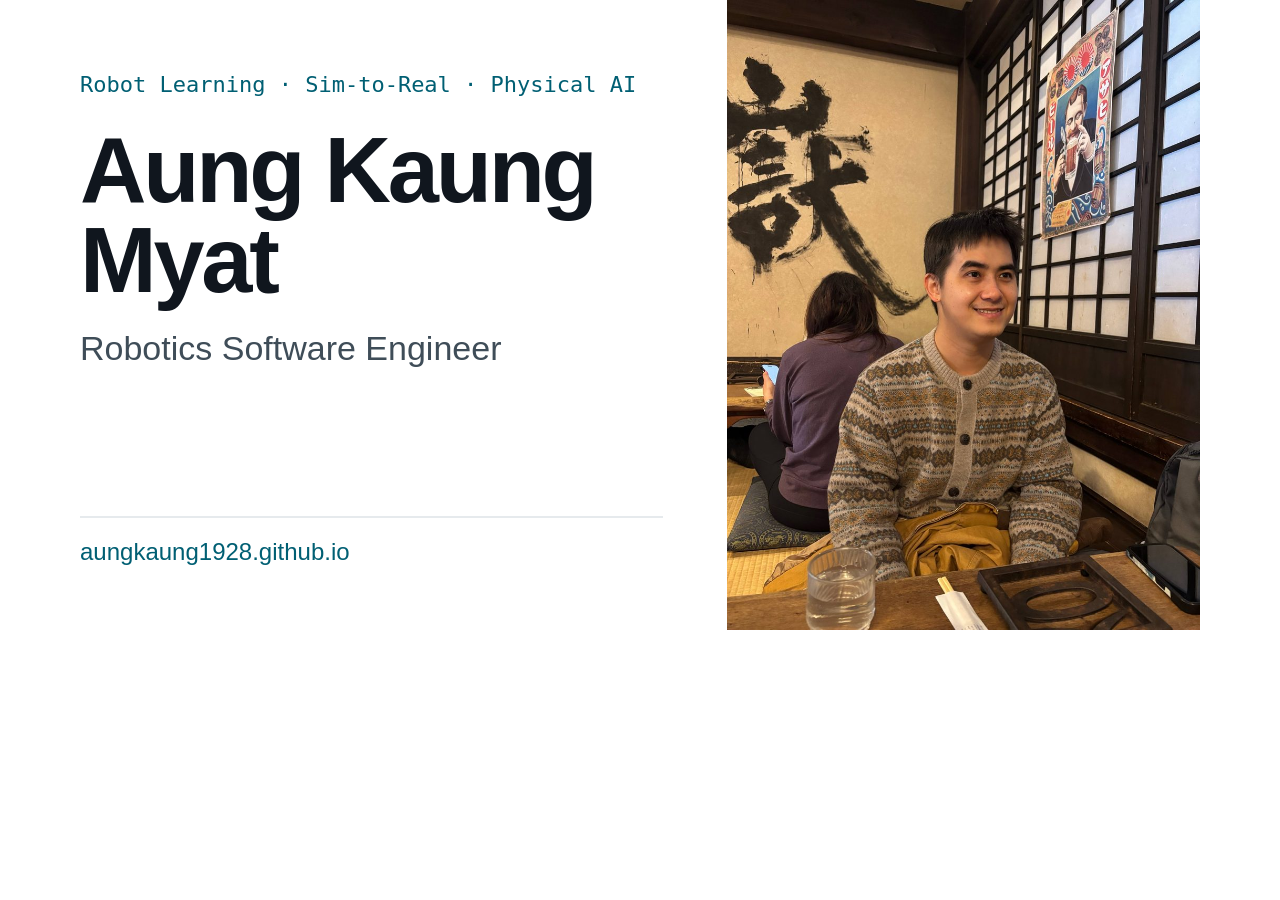
<file: .github/og-card.html>
<!doctype html>
<!-- Source of og.jpg (1200x630 link preview). Rebuild: serve the repo root on :8000, then
     chrome --headless=new --hide-scrollbars --window-size=1200,630 --screenshot=og.png (then save as og.jpg, quality 86) http://localhost:8000/.github/og-card.html -->
<html lang="en"><head><meta charset="utf-8"><style>
  html, body { margin: 0; width: 1200px; height: 630px; overflow: hidden; }
  body { display: flex; background: #ffffff; color: #10161e;
         font-family: -apple-system, BlinkMacSystemFont, 'Segoe UI Variable Text', 'Segoe UI', 'Helvetica Neue', sans-serif; }
  .text { flex: 1; padding: 72px 64px 64px 80px; display: flex; flex-direction: column; }
  .eyebrow { font-family: ui-monospace, 'Cascadia Mono', Consolas, monospace; font-size: 22px; color: #005F73; }
  h1 { font-size: 92px; line-height: 0.98; letter-spacing: -0.035em; font-weight: 700; margin: 28px 0 24px; }
  .role { font-size: 34px; color: #3f4d58; margin: 0; }
  .url { margin-top: auto; font-size: 24px; color: #005F73; border-top: 2px solid #e6eaed; padding-top: 20px; }
  img { width: 473px; height: 630px; display: block; }
</style></head><body>
  <div class="text">
    <div class="eyebrow">Robot Learning · Sim-to-Real · Physical AI</div>
    <h1>Aung Kaung Myat</h1>
    <p class="role">Robotics Software Engineer</p>
    <div class="url">aungkaung1928.github.io</div>
  </div>
  <img src="../profile.jpg" alt="">
</body></html>
</file>
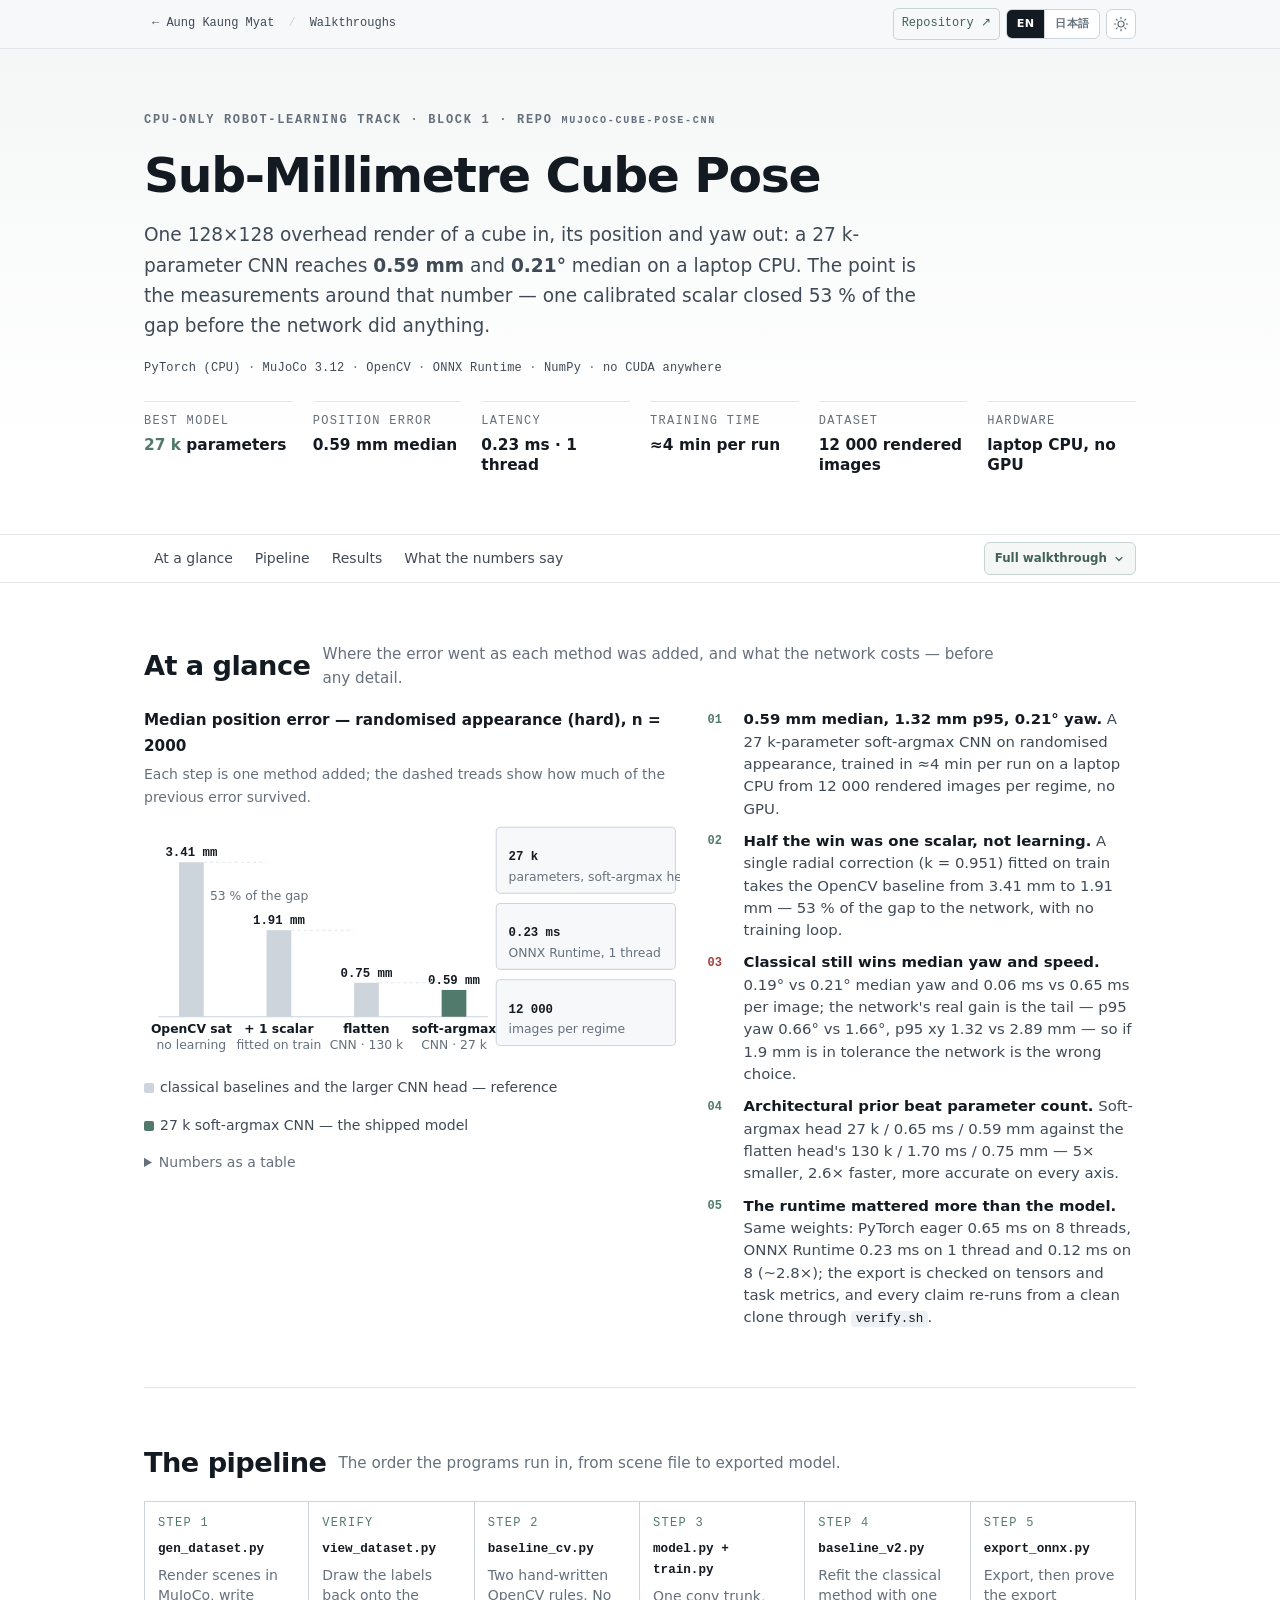
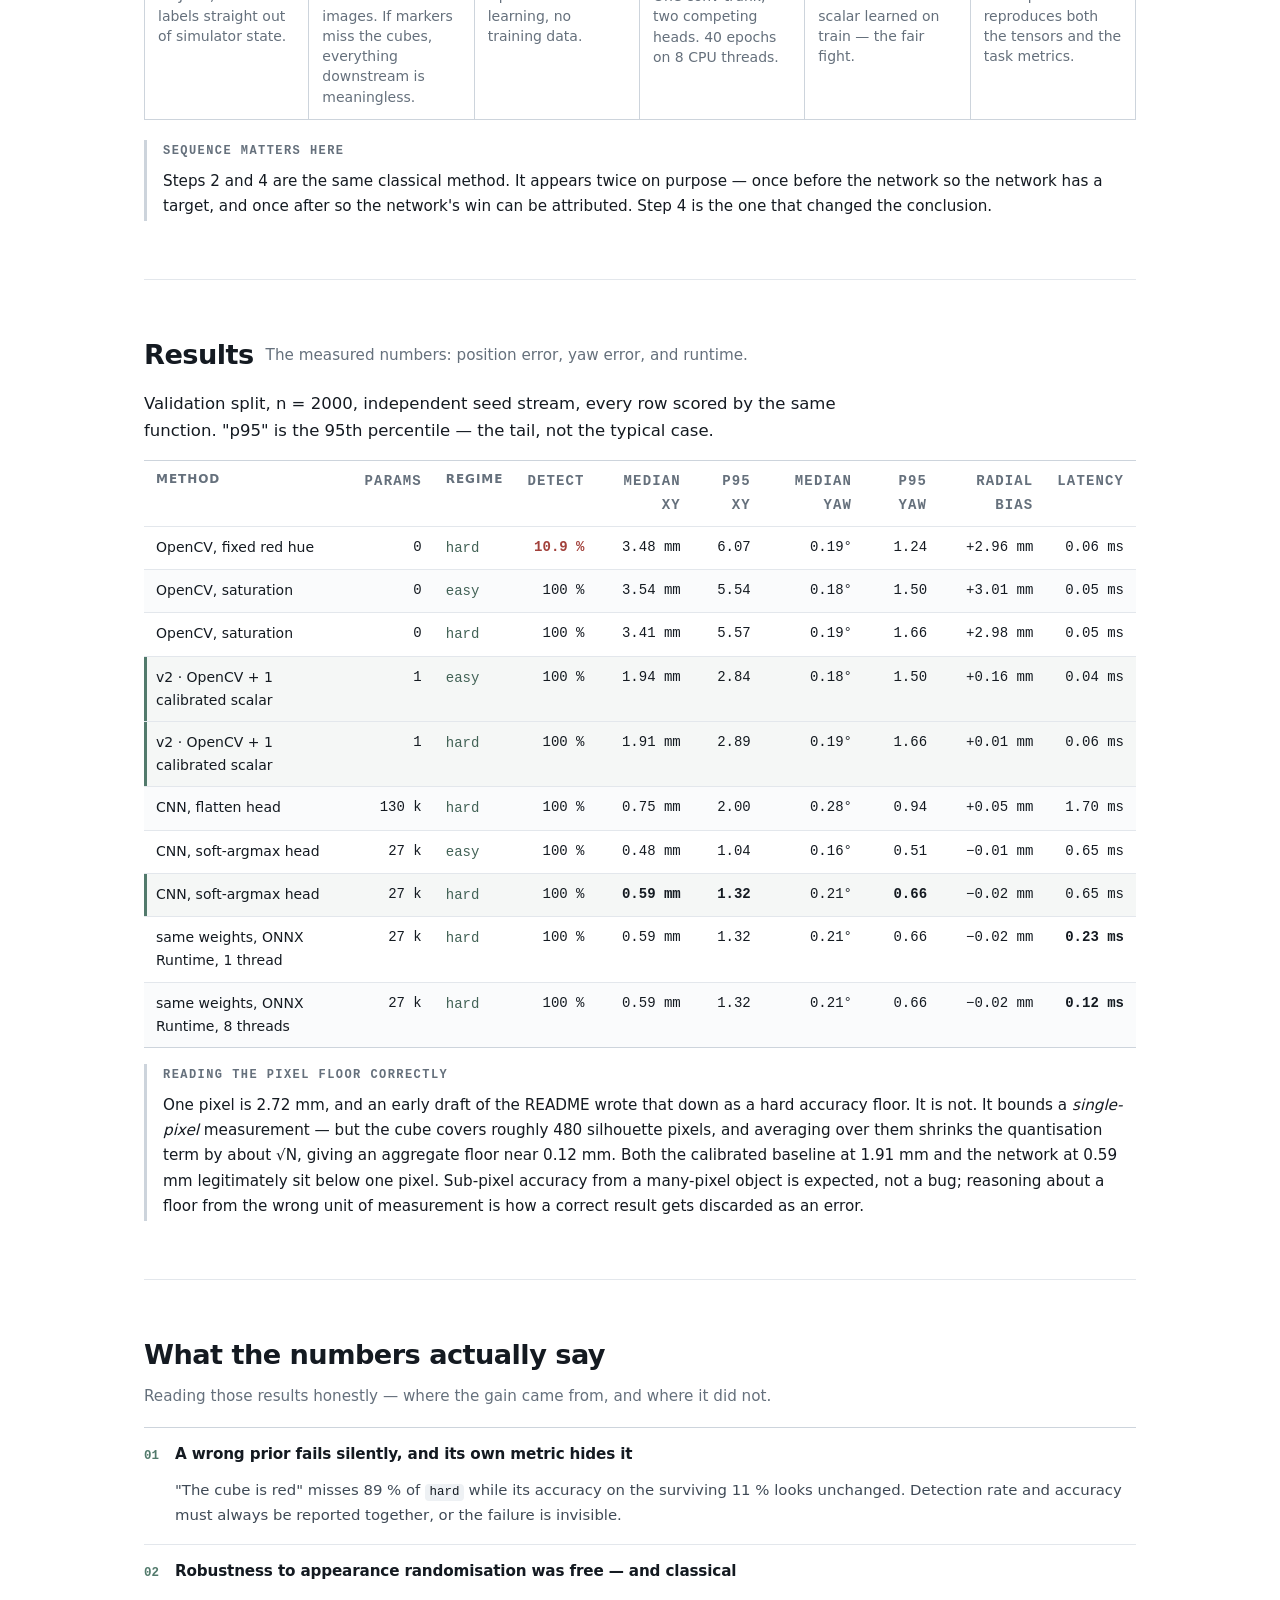
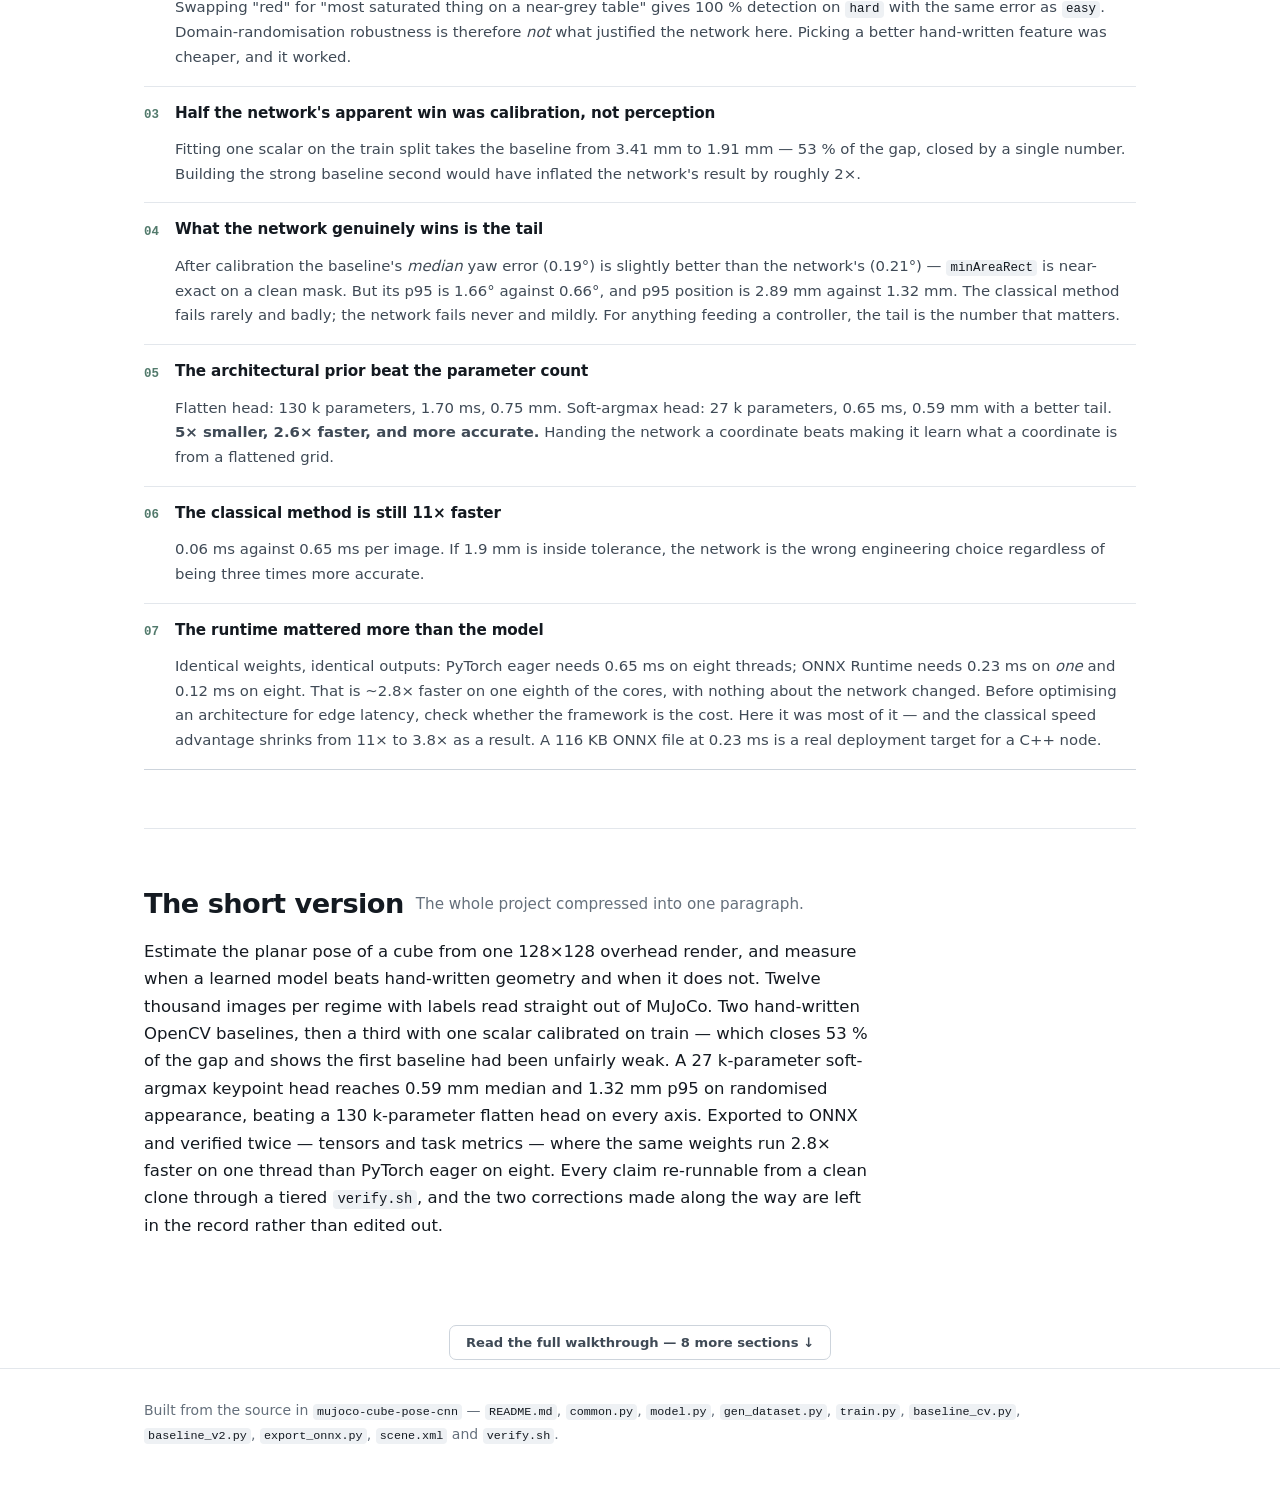
<file: projects/cube-pose-cnn.html>
<!DOCTYPE html>
<html lang="en" style="--h:#527a6c" data-title-ja="サブミリ精度の立方体姿勢推定 — Aung Kaung Myat">
<head>
<meta charset="UTF-8">
<meta name="viewport" content="width=device-width, initial-scale=1.0">
<title>Sub-Millimetre Cube Pose — Aung Kaung Myat</title>
<meta name="description" content="A CPU-trained CNN recovering a cube's position and yaw from a single MuJoCo render, measured against two classical-vision baselines. Walkthrough of every file and result.">
<meta name="author" content="Aung Kaung Myat">
<link rel="canonical" href="https://aungkaung1928.github.io/projects/cube-pose-cnn.html">
<meta property="og:type" content="article">
<meta property="og:url" content="https://aungkaung1928.github.io/projects/cube-pose-cnn.html">
<meta property="og:title" content="Sub-Millimetre Cube Pose">
<meta property="og:description" content="A CPU-trained CNN recovering a cube's position and yaw from a single MuJoCo render, measured against two classical-vision baselines. Walkthrough of every file and result.">
<meta property="og:image" content="https://aungkaung1928.github.io/img/og/cube-pose-cnn.jpg">
<meta property="og:image:width" content="1200">
<meta property="og:image:height" content="630">
<meta property="og:image:alt" content="Walkthrough card: Sub-Millimetre Cube Pose">
<meta name="twitter:card" content="summary_large_image">
<meta name="theme-color" content="#ffffff" media="(prefers-color-scheme: light)">
<meta name="theme-color" content="#0e1420" media="(prefers-color-scheme: dark)">
<link rel="icon" href="data:image/svg+xml,<svg xmlns='http://www.w3.org/2000/svg' viewBox='0 0 32 32'><rect width='32' height='32' rx='7' fill='%23527a6c'/><text x='16' y='22' font-family='monospace' font-size='16' font-weight='700' fill='%23fff' text-anchor='middle'>A</text></svg>">
<script>
(function(d){var l,t;try{l=new URLSearchParams(location.search).get('lang')}catch(e){}
try{if(l)localStorage.setItem('lang',l);else l=localStorage.getItem('lang');t=localStorage.getItem('theme')}catch(e){}
if(l==='ja'){d.setAttribute('data-lang','ja');d.lang='ja'}
if(t==='dark'||(!t&&matchMedia('(prefers-color-scheme: dark)').matches))d.classList.add('dark-mode')})(document.documentElement);
</script>
<link rel="stylesheet" href="wt.css">
</head>
<body>
<a class="skip" href="#main"><span lang="en">Skip to content</span><span lang="ja">本文へ移動</span></a>
<div class="sitebar"><div class="wrap sitebar-inner">
  <a href="../index.html">← Aung Kaung Myat</a><span class="sb-sep">/</span><a href="./"><span lang="en">Walkthroughs</span><span lang="ja">プロジェクト解説</span></a>
  <div class="sb-tools">
    <a class="sb-repo" href="https://github.com/AungKaung1928/mujoco-cube-pose-cnn" target="_blank" rel="noopener"><span lang="en">Repository ↗</span><span lang="ja">リポジトリ ↗</span></a>
    <div class="lang-switch" role="group" aria-label="Language / 言語"><button type="button" id="lang-en" data-set-lang="en" aria-pressed="true">EN</button><button type="button" id="lang-ja" data-set-lang="ja" aria-pressed="false">日本語</button></div>
    <button class="sb-theme" id="theme-toggle" type="button" aria-label="Toggle dark mode" title="Light / dark"><svg class="sun-icon" width="16" height="16" viewBox="0 0 24 24" fill="none" stroke="currentColor" stroke-width="1.8" stroke-linecap="round"><circle cx="12" cy="12" r="4.5"></circle><path d="M12 2v2M12 20v2M4.9 4.9l1.4 1.4M17.7 17.7l1.4 1.4M2 12h2M20 12h2M4.9 19.1l1.4-1.4M17.7 6.3l1.4-1.4"></path></svg><svg class="moon-icon" width="16" height="16" viewBox="0 0 24 24" fill="none" stroke="currentColor" stroke-width="1.8" stroke-linecap="round" stroke-linejoin="round"><path d="M21 12.79A9 9 0 1 1 11.21 3 7 7 0 0 0 21 12.79z"></path></svg></button>
  </div>
</div></div>
<div class="progress" aria-hidden="true"><i></i></div>
<header class="top">
  <div class="wrap head-inner">
    <div class="eyebrow"><span lang="en">CPU-only robot-learning track · block 1 · repo</span><span lang="ja">CPUのみのrobot learningトラック · ブロック1 · リポジトリ</span> <code style="background:none;padding:0;color:inherit">mujoco-cube-pose-cnn</code></div>
    <h1>Sub-Millimetre Cube Pose</h1>
    <p class="deck" lang="en">One 128×128 overhead render of a cube in, its position and yaw out: a 27 k-parameter CNN reaches
      <strong>0.59 mm</strong> and <strong>0.21°</strong> median on a laptop CPU. The point is the measurements around that
      number — one calibrated scalar closed 53 % of the gap before the network did anything.</p>
    <p class="deck" lang="ja">テーブル上の立方体を写した128×128の画像1枚から位置とyawを推定し、27 kパラメータのCNNがノートPCのCPUだけで
      中央値<strong>0.59 mm</strong>・<strong>0.21°</strong>に到達しました。要点はその数値ではなく周囲の計測にあり、
      calibrationしたスカラー1つだけでネットワークとの差の53 %が埋まっています。</p>
    <div class="chips">
      <span class="chip">PyTorch (CPU)</span><span class="chip">MuJoCo 3.12</span><span class="chip">OpenCV</span>
      <span class="chip">ONNX Runtime</span><span class="chip">NumPy</span><span class="chip">no CUDA anywhere</span>
    </div>
    <dl class="factgrid">
      <div class="fact"><dt><span lang="en">Best model</span><span lang="ja">最良モデル</span></dt><dd><em>27 k</em> <span lang="en">parameters</span><span lang="ja">パラメータ</span></dd></div>
      <div class="fact"><dt><span lang="en">Position error</span><span lang="ja">位置誤差</span></dt><dd>0.59 mm <span lang="en">median</span><span lang="ja">（中央値）</span></dd></div>
      <div class="fact"><dt>Latency</dt><dd>0.23 ms · <span lang="en">1 thread</span><span lang="ja">1スレッド</span></dd></div>
      <div class="fact"><dt><span lang="en">Training time</span><span lang="ja">学習時間</span></dt><dd><span lang="en">≈4 min per run</span><span lang="ja">1回あたり約4分</span></dd></div>
      <div class="fact"><dt><span lang="en">Dataset</span><span lang="ja">データセット</span></dt><dd><span lang="en">12 000 rendered images</span><span lang="ja">レンダリング画像12 000枚</span></dd></div>
      <div class="fact"><dt><span lang="en">Hardware</span><span lang="ja">ハードウェア</span></dt><dd><span lang="en">laptop CPU, no GPU</span><span lang="ja">ノートPCのCPU、GPUなし</span></dd></div>
    </dl>
  </div>
</header>

<nav class="jump">
  <div class="wrap jump-inner">
    <a href="#glance"><span lang="en">At a glance</span><span lang="ja">要点</span></a>
    <a href="#plain" data-depth="deep"><span lang="en">In plain words</span><span lang="ja">概要</span></a>
    <a href="#task" data-depth="deep"><span lang="en">The task</span><span lang="ja">タスク定義</span></a>
    <a href="#pipeline"><span lang="en">Pipeline</span><span lang="ja">パイプライン</span></a>
    <a href="#files" data-depth="deep"><span lang="en">Every file</span><span lang="ja">ファイル構成</span></a>
    <a href="#data" data-depth="deep"><span lang="en">Making data</span><span lang="ja">データ生成</span></a>
    <a href="#baseline" data-depth="deep"><span lang="en">The baselines</span><span lang="ja">Baseline手法</span></a>
    <a href="#model" data-depth="deep"><span lang="en">The network</span><span lang="ja">ネットワーク</span></a>
    <a href="#onnx" data-depth="deep">Export</a>
    <a href="#results"><span lang="en">Results</span><span lang="ja">結果</span></a>
    <a href="#findings"><span lang="en">What the numbers say</span><span lang="ja">数値からわかること</span></a>
    <a href="#run" data-depth="deep"><span lang="en">Running it</span><span lang="ja">実行方法</span></a>
      <button type="button" id="jump-toggle" class="jump-toggle" aria-expanded="false"><span class="off"><span lang="en">Full walkthrough</span><span lang="ja">全文を表示</span></span><span class="on"><span lang="en">Key sections only</span><span lang="ja">要点のみ</span></span><svg width="12" height="12" viewBox="0 0 24 24" fill="none" stroke="currentColor" stroke-width="2.4" stroke-linecap="round" stroke-linejoin="round"><path d="M6 9l6 6 6-6"/></svg></button>
  </div>
</nav>

<main class="wrap" id="main">

<section id="glance">
  <div class="sec-head"><span class="sec-num">00</span><h2><span lang="en">At a glance</span><span lang="ja">要点</span></h2><p class="sec-sub"><span lang="en">Where the error went as each method was added, and what the network costs — before any detail.</span><span lang="ja">手法を加えるごとに誤差がどう下がったか、そしてネットワークのコスト。詳細はその後で。</span></p></div>
  <div class="glance">
    <div class="glance-visual">
      <div class="vtitle"><span lang="en">Median position error — randomised appearance (hard), n = 2000</span><span lang="ja">位置誤差の中央値 — 見た目をランダム化した条件（hard）、n = 2000</span></div>
      <div class="vsub"><span lang="en">Each step is one method added; the dashed treads show how much of the previous error survived.</span><span lang="ja">1段が手法1つ。破線は、前の誤差のうちどれだけが残ったかを示します。</span></div>
      <svg class="viz" viewBox="0 0 520 240" role="img" aria-label="Descending staircase of median position error per method, with parameter count, latency and dataset size as stat tiles"><line class="axis" x1="14" y1="192" x2="334" y2="192"/><rect class="bar ref" x="34" y="42" width="24" height="150"><title>OpenCV saturation prior, hard: 3.41 mm median, 5.57 mm p95, +2.98 mm radial bias</title></rect><text x="46" y="36" text-anchor="middle" class="lbl num">3.41 mm</text><text x="46" y="208" text-anchor="middle" class="lbl" lang="en">OpenCV sat</text><text x="46" y="208" text-anchor="middle" class="lbl" lang="ja">OpenCV sat</text><text x="46" y="223" text-anchor="middle" class="mut" lang="en">no learning</text><text x="46" y="223" text-anchor="middle" class="mut" lang="ja">学習なし</text><rect class="bar ref" x="119" y="108" width="24" height="84"><title>v2: OpenCV + one calibrated radial scalar (k = 0.951), hard: 1.91 mm median, 2.89 mm p95, +0.01 mm bias</title></rect><text x="131" y="102" text-anchor="middle" class="lbl num">1.91 mm</text><text x="131" y="208" text-anchor="middle" class="lbl" lang="en">+ 1 scalar</text><text x="131" y="208" text-anchor="middle" class="lbl" lang="ja">＋スカラー1つ</text><text x="131" y="223" text-anchor="middle" class="mut" lang="en">fitted on train</text><text x="131" y="223" text-anchor="middle" class="mut" lang="ja">trainで補正</text><rect class="bar ref" x="204" y="159" width="24" height="33"><title>CNN, flatten head, 130 k parameters, hard: 0.75 mm median, 2.00 mm p95</title></rect><text x="216" y="153" text-anchor="middle" class="lbl num">0.75 mm</text><text x="216" y="208" text-anchor="middle" class="lbl" lang="en">flatten</text><text x="216" y="208" text-anchor="middle" class="lbl" lang="ja">flatten</text><text x="216" y="223" text-anchor="middle" class="mut" lang="en">CNN · 130 k</text><text x="216" y="223" text-anchor="middle" class="mut" lang="ja">CNN · 130 k</text><rect class="bar" x="289" y="166" width="24" height="26"><title>CNN, soft-argmax head, 27 k parameters, hard: 0.59 mm median, 1.32 mm p95</title></rect><text x="301" y="160" text-anchor="middle" class="lbl num">0.59 mm</text><text x="301" y="208" text-anchor="middle" class="lbl" lang="en">soft-argmax</text><text x="301" y="208" text-anchor="middle" class="lbl" lang="ja">soft-argmax</text><text x="301" y="223" text-anchor="middle" class="mut" lang="en">CNN · 27 k</text><text x="301" y="223" text-anchor="middle" class="mut" lang="ja">CNN · 27 k</text><line class="grid" x1="58" y1="42" x2="119" y2="42" stroke-dasharray="3 3"/><line class="grid" x1="143" y1="108" x2="204" y2="108" stroke-dasharray="3 3"/><line class="grid" x1="228" y1="159" x2="289" y2="159" stroke-dasharray="3 3"/><text x="64" y="79" class="mut" lang="en">53 % of the gap</text><text x="64" y="79" class="mut" lang="ja">差の53 %</text><rect class="box" x="342" y="8" width="174" height="64" rx="4"><title>Best model: 27 k parameters, soft-argmax head</title></rect><text x="354" y="40" class="lbl num" font-size="22">27 k</text><text x="354" y="60" class="mut" lang="en">parameters, soft-argmax head</text><text x="354" y="60" class="mut" lang="ja">パラメータ、soft-argmax</text><rect class="box" x="342" y="82" width="174" height="64" rx="4"><title>Latency: 0.23 ms per image, ONNX Runtime on 1 thread (0.12 ms on 8)</title></rect><text x="354" y="114" class="lbl num" font-size="22">0.23 ms</text><text x="354" y="134" class="mut" lang="en">ONNX Runtime, 1 thread</text><text x="354" y="134" class="mut" lang="ja">ONNX Runtime、1スレッド</text><rect class="box" x="342" y="156" width="174" height="64" rx="4"><title>Dataset: 12 000 rendered images per regime, labels read from MuJoCo</title></rect><text x="354" y="188" class="lbl num" font-size="22">12 000</text><text x="354" y="208" class="mut" lang="en">images per regime</text><text x="354" y="208" class="mut" lang="ja">条件ごとの画像枚数</text></svg>
      <div class="legend"><span class="ref"><span lang="en">classical baselines and the larger CNN head — reference</span><span lang="ja">古典的baselineと大きい方のCNN head — 参照</span></span><span><span lang="en">27 k soft-argmax CNN — the shipped model</span><span lang="ja">27 k soft-argmax CNN — 採用モデル</span></span></div>
      <details class="tbl"><summary><span lang="en">Numbers as a table</span><span lang="ja">数値を表で見る</span></summary>
        <div class="tablewrap"><table><thead><tr><th><span lang="en">Method (hard)</span><span lang="ja">手法（hard）</span></th><th class="num"><span lang="en">Params</span><span lang="ja">パラメータ数</span></th><th class="num"><span lang="en">Median xy</span><span lang="ja">xy 中央値</span></th><th class="num">p95 xy</th><th class="num"><span lang="en">Median yaw</span><span lang="ja">yaw 中央値</span></th><th class="num">p95 yaw</th><th class="num">Latency</th></tr></thead>
        <tbody><tr><td><span lang="en">OpenCV, saturation</span><span lang="ja">OpenCV、彩度</span></td><td class="num">0</td><td class="num">3.41 mm</td><td class="num">5.57</td><td class="num">0.19°</td><td class="num">1.66</td><td class="num">0.05 ms</td></tr>
        <tr><td><span lang="en">v2 · OpenCV + 1 calibrated scalar</span><span lang="ja">v2 · OpenCV＋calibrationしたスカラー1つ</span></td><td class="num">1</td><td class="num">1.91 mm</td><td class="num">2.89</td><td class="num">0.19°</td><td class="num">1.66</td><td class="num">0.06 ms</td></tr>
        <tr><td>CNN, flatten head</td><td class="num">130 k</td><td class="num">0.75 mm</td><td class="num">2.00</td><td class="num">0.28°</td><td class="num">0.94</td><td class="num">1.70 ms</td></tr>
        <tr class="hl"><td>CNN, soft-argmax head</td><td class="num">27 k</td><td class="num">0.59 mm</td><td class="num">1.32</td><td class="num">0.21°</td><td class="num">0.66</td><td class="num">0.65 ms</td></tr>
        <tr><td><span lang="en">same weights, ONNX Runtime, 1 thread</span><span lang="ja">同じ重み、ONNX Runtime、1スレッド</span></td><td class="num">27 k</td><td class="num">0.59 mm</td><td class="num">1.32</td><td class="num">0.21°</td><td class="num">0.66</td><td class="num">0.23 ms</td></tr></tbody></table></div></details>
    </div>
    <ul class="keypoints">
      <li><b>01</b><span lang="en"><strong>0.59 mm median, 1.32 mm p95, 0.21° yaw.</strong> A 27 k-parameter soft-argmax CNN on randomised appearance, trained in ≈4 min per run on a laptop CPU from 12 000 rendered images per regime, no GPU.</span><span lang="ja"><strong>中央値0.59 mm、p95 1.32 mm、yaw 0.21°。</strong>27 kパラメータのsoft-argmax CNNを、見た目をランダム化した条件で評価。学習は条件ごとに12 000枚のレンダリング画像から、ノートPCのCPUだけで1回約4分。GPUなし。</span></li>
      <li><b>02</b><span lang="en"><strong>Half the win was one scalar, not learning.</strong> A single radial correction (k = 0.951) fitted on train takes the OpenCV baseline from 3.41 mm to 1.91 mm — 53 % of the gap to the network, with no training loop.</span><span lang="ja"><strong>勝ちの半分は学習ではなくスカラー1つ。</strong>trainで求めた半径方向の補正1つ（k = 0.951）で、OpenCV baselineは3.41 mmから1.91 mmに。ネットワークとの差の53 %が学習ループなしで埋まりました。</span></li>
      <li class="neg"><b>03</b><span lang="en"><strong>Classical still wins median yaw and speed.</strong> 0.19° vs 0.21° median yaw and 0.06 ms vs 0.65 ms per image; the network's real gain is the tail — p95 yaw 0.66° vs 1.66°, p95 xy 1.32 vs 2.89 mm — so if 1.9 mm is in tolerance the network is the wrong choice.</span><span lang="ja"><strong>yawの中央値と速度では古典的手法が依然優位。</strong>yaw中央値は0.19° vs 0.21°、1枚あたり0.06 ms vs 0.65 ms。ネットワークが本当に勝つのはtail（p95 yaw 0.66° vs 1.66°、p95 xy 1.32 vs 2.89 mm）で、1.9 mmが許容範囲ならネットワークは誤った選択です。</span></li>
      <li><b>04</b><span lang="en"><strong>Architectural prior beat parameter count.</strong> Soft-argmax head 27 k / 0.65 ms / 0.59 mm against the flatten head's 130 k / 1.70 ms / 0.75 mm — 5× smaller, 2.6× faster, more accurate on every axis.</span><span lang="ja"><strong>パラメータ数よりアーキテクチャのpriorが効いた。</strong>soft-argmax headは27 k / 0.65 ms / 0.59 mm、flatten headは130 k / 1.70 ms / 0.75 mm。5分の1のサイズで2.6×速く、すべての軸でより高精度。</span></li>
      <li><b>05</b><span lang="en"><strong>The runtime mattered more than the model.</strong> Same weights: PyTorch eager 0.65 ms on 8 threads, ONNX Runtime 0.23 ms on 1 thread and 0.12 ms on 8 (~2.8×); the export is checked on tensors and task metrics, and every claim re-runs from a clean clone through <code>verify.sh</code>.</span><span lang="ja"><strong>モデルより実行ランタイムの方が効いた。</strong>同じ重みで、PyTorch eagerは8スレッドで0.65 ms、ONNX Runtimeは1スレッドで0.23 ms、8スレッドで0.12 ms（約2.8×）。exportはテンソルとタスク指標の両方で検証し、すべての主張はクリーンなcloneから<code>verify.sh</code>で再実行できます。</span></li>
    </ul>
  </div>
</section>

<section id="plain" data-depth="deep">
  <div class="sec-head"><span class="sec-num">01</span><h2><span lang="en">In plain words</span><span lang="ja">概要</span></h2><p class="sec-sub" lang="en">The problem in one picture: a rendered cube, and a network that has to say where it sits and how it is turned.</p><p class="sec-sub" lang="ja">問題を一言でいえば、レンダリングされた立方体が1つあり、ネットワークがその位置と向きを答える、というものです。</p></div>
  <div class="stack prose">
    <p lang="en">A robot that is going to pick something up needs to know exactly where that thing is and how it is
      rotated. This project builds the smallest honest version of that problem: a single red-ish cube on a
      flat table, one camera looking straight down, and the question "give me x, y and the rotation angle".</p>
    <p lang="ja">物を掴むロボットは、対象がどこにあり、どれだけ回転しているかを正確に知る必要があります。
      このプロジェクトでは、その問題をごまかしのない最小の形にしました。平らなテーブルに赤っぽい立方体が1つ、
      真上から見下ろすカメラが1台、そして「x、yと回転角を答えよ」という問いです。</p>
    <p lang="en">There are two obvious ways to answer it.</p>
    <p lang="ja">答え方は大きく2通りあります。</p>
    <ol class="tight" lang="en">
      <li><strong>Write the rule yourself.</strong> The cube is a coloured blob on a plain table. Threshold the
        image on colour, find the blob, take its centre, fit the smallest rectangle around it and read off the
        angle. Thirty lines of OpenCV, no training, runs in 0.05 ms.</li>
      <li><strong>Train a network.</strong> Render thousands of labelled images, feed them to a small
        convolutional network, and let it learn the mapping.</li>
    </ol>
    <ol class="tight" lang="ja">
      <li><strong>ルールを自分で書く。</strong>立方体は無地のテーブル上の色の塊です。色で画像を二値化し、塊を見つけて中心を取り、
        外接する最小の矩形を当てはめて角度を読み取ります。OpenCVで30行、学習は不要で、0.05 msで動きます。</li>
      <li><strong>ネットワークを学習させる。</strong>ラベル付き画像を数千枚レンダリングして小さな畳み込みネットワークに与え、
        対応関係を学習させます。</li>
    </ol>
    <p lang="en">Almost every tutorial does option 2 and declares victory. This project does option 1 <em>first</em>, and
      then does it a second time, better, before the network is allowed to compete. That ordering is the whole
      experiment, and it changes the answer: the first hand-written baseline loses to the network by 4.5×, and
      after one calibration constant is fitted to it, more than half of that gap disappears.</p>
    <p lang="ja">ほとんどのチュートリアルは2つ目の方法だけで勝利を宣言します。このプロジェクトでは、ネットワークと比較する前に、
      まず1つ目の方法を<em>先に</em>実装し、さらにもう一度、より良い形で作り直しました。この順序こそが実験の本体であり、
      結論を変えます。最初の手書きbaselineはネットワークに4.5×の差で負けますが、calibration定数を1つ当てはめると、
      その差の半分以上が消えます。</p>
    <div class="note key">
      <span class="note-label"><span lang="en">The result the project exists to produce</span><span lang="ja">このプロジェクトが示す結果</span></span>
      <p lang="en">Building the strong baseline <em>after</em> the model would have inflated the network's apparent
        advantage by roughly 2×. What the network actually wins is not the typical case — it is the tail:
        the classical method fails rarely and badly, the network fails never and mildly.</p>
      <p lang="ja">強いbaselineをモデルの<em>後に</em>作っていたら、ネットワークの見かけの優位は約2×に膨らんでいたはずです。
        ネットワークが実際に勝っているのは典型的なケースではなく、分布の裾（tail）です。古典的手法はまれに大きく外し、
        ネットワークは大きく外すことがなく、外れても小さく収まります。</p>
    </div>
    <h3><span lang="en">Why simulation</span><span lang="ja">なぜシミュレーションか</span></h3>
    <p lang="en">Labelling real photographs by hand is slow, and a human-placed label of "the cube centre is at
      x = 4.2 cm" is not accurate to a millimetre. In MuJoCo the numbers go the other way: the position and
      angle are <em>typed in</em>, and then the image is rendered from them. The label is not an annotation,
      it is the input. Twelve thousand perfectly labelled images take about twelve seconds to generate.</p>
    <p lang="ja">実写真に手でラベルを付けるのは時間がかかり、人が付けた「立方体の中心はx = 4.2 cm」というラベルは
      ミリ単位では正確ではありません。MuJoCoでは逆の順序になります。位置と角度を<em>先に入力</em>し、そこから画像を
      レンダリングします。ラベルは後付けの注釈ではなく、入力そのものです。完全に正確なラベル付き画像12 000枚が約12秒で生成できます。</p>
  </div>
<div class="glosswrap">
  <h3><span lang="en">Terms used on this page</span><span lang="ja">このページの用語</span></h3>
  <div class="gloss">
    <div class="gterm"><b>MuJoCo</b><span lang="en">The physics and rendering engine. Here it is used only to draw labelled images, not to simulate motion.</span><span lang="ja">物理・レンダリングエンジン。ここでは動きのシミュレーションには使わず、ラベル付き画像の描画だけに使います。</span></div>
    <div class="gterm"><b>pose</b><span lang="en">Position plus orientation. For this cube that is x, y, z and a yaw angle.</span><span lang="ja">位置と姿勢（向き）の組。この立方体ではx、y、zとyaw角です。</span></div>
    <div class="gterm"><b>yaw fold</b><span lang="en">A cube looks identical every 90 degrees, so yaw can only be defined modulo 90 — the metric has to fold before comparing.</span><span lang="ja">立方体は90度ごとに同じ見た目になるため、yawは90を法としてしか定義できません。評価指標も比較の前に折り返す必要があります。</span></div>
    <div class="gterm"><b>spatial soft-argmax</b><span lang="en">A layer that converts a heatmap into an (x, y) coordinate while staying differentiable, so gradients still flow.</span><span lang="ja">heatmapを(x, y)座標に変換する層。微分可能なままなので、勾配が流れます。</span></div>
    <div class="gterm"><b>baseline</b><span lang="en">A simpler method the network has to beat. Without one, an error number means nothing.</span><span lang="ja">ネットワークが超えるべき、より単純な手法。これがなければ誤差の数値に意味はありません。</span></div>
    <div class="gterm"><b>MAE</b><span lang="en">Mean absolute error — the average size of the mistake, in millimetres or degrees.</span><span lang="ja">平均絶対誤差。誤差の大きさの平均で、単位はmmまたは度です。</span></div>
    <div class="gterm"><b>val split</b><span lang="en">Data held back from training and looked at once, at the very end, so the number is not tuned against.</span><span lang="ja">学習から除外し、最後に一度だけ確認するデータ。その数値に合わせて調整しないためです。</span></div>
    <div class="gterm"><b>ONNX</b><span lang="en">A portable model format. The exported file runs without PyTorch, which is what deployment needs.</span><span lang="ja">移植性のあるモデル形式。exportしたファイルはPyTorchなしで動き、デプロイに必要なのはまさにこの点です。</span></div>
  </div>
</div>
</section>

<section id="task" data-depth="deep">
  <div class="sec-head"><span class="sec-num">02</span><h2><span lang="en">The task, defined precisely</span><span lang="ja">タスクの厳密な定義</span></h2><p class="sec-sub" lang="en">What pose means here, what the network outputs, and the symmetry that makes yaw awkward.</p><p class="sec-sub" lang="ja">ここでのposeの意味、ネットワークの出力、そしてyawを扱いにくくしている対称性について。</p></div>
  <div class="stack-lg">
    <div class="stack prose">
      <h3><span lang="en">Position</span><span lang="ja">位置</span></h3>
      <p lang="en">The cube centre, in metres, in the table frame, sampled uniformly in ±0.075 m. The camera is directly
        overhead and its image plane is parallel to the table, which means the mapping from pixels to metres is
        exactly affine — no perspective correction, no distortion model. At 128 px the scale is
        <strong>367.9 px/m</strong>, i.e. one pixel is 2.72 mm.</p>
      <p lang="ja">テーブル座標系における立方体中心の位置（単位はm）で、±0.075 mの範囲から一様にサンプリングします。
        カメラは真上にあり、像面はテーブルと平行です。そのためピクセルからメートルへの変換は厳密にaffineで、
        透視補正も歪みモデルも不要です。128 pxでのスケールは<strong>367.9 px/m</strong>、つまり1ピクセルが2.72 mmです。</p>
    </div>

    <div class="stack">
      <h3><span lang="en">Rotation, and the trap in it</span><span lang="ja">回転と、そこに潜む落とし穴</span></h3>
      <div class="prose stack">
        <p lang="en">A cube seen from directly above shows a square. A square looks identical at 5° and at 95°. So the
          rotation is only observable <em>modulo 90°</em>, and asking a network for "the angle in degrees" is
          asking it for something that does not exist.</p>
        <p lang="ja">真上から見た立方体は正方形に見えます。正方形は5°でも95°でも同じ見た目です。したがって回転は
          <em>90°を法として</em>しか観測できず、ネットワークに「角度を度で答えよ」と求めるのは、存在しないものを求めることになります。</p>
        <p lang="en">Worse, regressing a raw angle puts a discontinuity in the middle of the label range: 89° and 1° are
          nearly the same pose but numerically far apart, so the network hedges toward the middle and is
          systematically wrong near the boundary. The fix used here — and it is standard practice in pose
          estimation — is to predict a point on a circle instead of an angle:</p>
        <p lang="ja">さらに悪いことに、角度をそのまま回帰するとラベルの範囲に不連続点が生じます。89°と1°はほぼ同じ姿勢なのに
          数値上は大きく離れているため、ネットワークは中間の値に逃げ、境界付近で系統的に誤ります。ここでの対策は、
          姿勢推定では標準的な手法ですが、角度の代わりに円周上の点を予測させることです。</p>
        <pre><code>target = (sin 4θ, cos 4θ)          # YAW_FOLD = 4</code></pre>
        <p lang="en">Multiplying by four folds a full turn onto four identical quarters, so θ and θ+90° map to exactly the
          same target and there is no seam anywhere. Decoding runs it backwards:
          <code>θ = atan2(s, c) / 4</code>, wrapped into [0°, 90°).</p>
        <p lang="ja">4倍することで1回転が同一の4つの区間に折り畳まれ、θとθ+90°はまったく同じtargetに対応し、継ぎ目はどこにもありません。
          復元はその逆で、<code>θ = atan2(s, c) / 4</code>を[0°, 90°)に折り返します。</p>
        <p lang="en">Crucially, OpenCV's <code>minAreaRect</code> has exactly the same ambiguity. Both methods are scored
          under the same 90° fold, by the same function, so the comparison is fair by construction rather than
          by assertion.</p>
        <p lang="ja">重要なのは、OpenCVの<code>minAreaRect</code>にもまったく同じ曖昧さがあることです。両手法とも同じ関数で、
          同じ90°の折り返しのもとで評価されます。そのため比較の公平性は、主張ではなく構造によって保証されています。</p>
      </div>
      <figure>
        <svg viewBox="0 0 720 200" role="img" aria-label="Two diagrams: a raw angle label with a discontinuity at ninety degrees, and the sin four theta cos four theta encoding which is continuous.">
          <rect width="720" height="200" fill="#f7faf8"/>
          <text x="24" y="26" font-family="Archivo, sans-serif" font-size="13" font-weight="600" fill="#161d1a">Raw angle target — a cliff at the fold</text>
          <line x1="24" y1="150" x2="320" y2="150" stroke="#cbd8d1" stroke-width="1"/>
          <line x1="24" y1="60" x2="24" y2="150" stroke="#cbd8d1" stroke-width="1"/>
          <line x1="24" y1="150" x2="300" y2="60" stroke="#9c4a45" stroke-width="2"/>
          <line x1="300" y1="60" x2="300" y2="150" stroke="#9c4a45" stroke-width="2" stroke-dasharray="3 3"/>
          <line x1="300" y1="150" x2="320" y2="144" stroke="#9c4a45" stroke-width="2"/>
          <text x="24" y="170" font-family="ui-monospace, monospace" font-size="10.5" fill="#6d7873">0°</text>
          <text x="286" y="170" font-family="ui-monospace, monospace" font-size="10.5" fill="#6d7873">90°</text>
          <text x="120" y="186" font-family="ui-monospace, monospace" font-size="10.5" fill="#9c4a45">same pose, opposite ends of the range</text>

          <text x="400" y="26" font-family="Archivo, sans-serif" font-size="13" font-weight="600" fill="#161d1a">(sin 4θ, cos 4θ) — continuous, no seam</text>
          <circle cx="520" cy="115" r="52" fill="none" stroke="#bdd3c9" stroke-width="1.5"/>
          <line x1="452" y1="115" x2="592" y2="115" stroke="#e2e9e5" stroke-width="1"/>
          <line x1="520" y1="47" x2="520" y2="183" stroke="#e2e9e5" stroke-width="1"/>
          <circle cx="557" cy="78" r="5" fill="#527a6c"/>
          <circle cx="483" cy="152" r="5" fill="#527a6c"/>
          <line x1="520" y1="115" x2="557" y2="78" stroke="#527a6c" stroke-width="1.6"/>
          <text x="600" y="82" font-family="ui-monospace, monospace" font-size="10.5" fill="#3a5b4f">θ = 5°</text>
          <text x="600" y="98" font-family="ui-monospace, monospace" font-size="10.5" fill="#3a5b4f">θ = 95°</text>
          <text x="600" y="114" font-family="ui-monospace, monospace" font-size="10.5" fill="#6d7873">land on the</text>
          <text x="600" y="128" font-family="ui-monospace, monospace" font-size="10.5" fill="#6d7873">same point</text>
        </svg>
        <figcaption lang="en">Left: what a raw-degree target does to the loss surface. Right: the encoding actually used.</figcaption>
        <figcaption lang="ja">左：角度（度）をそのままtargetにした場合にloss曲面で起きること。右：実際に使っているエンコーディング。</figcaption>
      </figure>
    </div>

    <div class="stack prose">
      <h3><span lang="en">Two appearance regimes</span><span lang="ja">2種類の見た目の条件</span></h3>
      <div class="tablewrap">
        <table>
          <thead><tr><th><span lang="en">Regime</span><span lang="ja">条件</span></th><th><span lang="en">What varies</span><span lang="ja">変化させるもの</span></th><th><span lang="en">What it tests</span><span lang="ja">検証すること</span></th></tr></thead>
          <tbody>
            <tr><td><code>easy</code></td><td><span lang="en">Nothing. Fixed cube colour, fixed light position and intensity, fixed table shade.</span><span lang="ja">なし。立方体の色、照明の位置と強度、テーブルの濃淡はすべて固定。</span></td><td><span lang="en">Whether a hand-written rule is simply the better engineering choice when the world is controlled.</span><span lang="ja">環境が管理されている場合、手書きのルールの方が単純にエンジニアリング上の正解なのかどうか。</span></td></tr>
            <tr><td><code>hard</code></td><td><span lang="en">Cube hue uniform over the whole colour wheel, saturation and value randomised; table shade randomised; light position and intensity randomised.</span><span lang="ja">立方体の色相を色相環全体から一様に選び、彩度と明度もランダム化。テーブルの濃淡、照明の位置と強度もランダム化。</span></td><td><span lang="en">Whether a fixed prior survives appearance change — the miniature version of the sim-to-real question.</span><span lang="ja">固定された事前知識（prior）が見た目の変化に耐えられるか。sim-to-realの問いの縮小版です。</span></td></tr>
          </tbody>
        </table>
      </div>
      <p lang="en">Note what is <em>not</em> randomised: geometry, camera pose, object size. Only appearance moves. That
        keeps the comparison to a single axis, so a result can be attributed.</p>
      <p lang="ja">ランダム化<em>していない</em>ものにも注意してください。形状、カメラ姿勢、物体のサイズは固定で、変わるのは見た目だけです。
        比較の軸を1つに絞ることで、結果の原因を特定できるようにしています。</p>
    </div>
  </div>
</section>

<section id="pipeline">
  <div class="sec-head"><span class="sec-num">03</span><h2><span lang="en">The pipeline</span><span lang="ja">パイプライン</span></h2><p class="sec-sub" lang="en">The order the programs run in, from scene file to exported model.</p><p class="sec-sub" lang="ja">シーンファイルからexport済みモデルまで、プログラムを実行する順序です。</p></div>
  <div class="stack">
    <div class="pipe">
      <div class="pnode"><span class="pn-tag"><span lang="en">step 1</span><span lang="ja">ステップ1</span></span><span class="pn-name">gen_dataset.py</span>
        <span class="pn-role" lang="en">Render scenes in MuJoCo, write labels straight out of simulator state.</span><span class="pn-role" lang="ja">MuJoCoでシーンをレンダリングし、シミュレータの状態からそのままラベルを書き出します。</span></div>
      <div class="pnode"><span class="pn-tag"><span lang="en">verify</span><span lang="ja">検証</span></span><span class="pn-name">view_dataset.py</span>
        <span class="pn-role" lang="en">Draw the labels back onto the images. If markers miss the cubes, everything downstream is meaningless.</span><span class="pn-role" lang="ja">ラベルを画像上に描き戻します。マーカーが立方体からずれていれば、以降の処理はすべて無意味です。</span></div>
      <div class="pnode"><span class="pn-tag"><span lang="en">step 2</span><span lang="ja">ステップ2</span></span><span class="pn-name">baseline_cv.py</span>
        <span class="pn-role" lang="en">Two hand-written OpenCV rules. No learning, no training data.</span><span class="pn-role" lang="ja">手書きのOpenCVルール2種。学習も学習データもありません。</span></div>
      <div class="pnode"><span class="pn-tag"><span lang="en">step 3</span><span lang="ja">ステップ3</span></span><span class="pn-name">model.py + train.py</span>
        <span class="pn-role" lang="en">One conv trunk, two competing heads. 40 epochs on 8 CPU threads.</span><span class="pn-role" lang="ja">共通の畳み込みtrunkに、比較する2種類のhead。CPU 8スレッドで40 epoch。</span></div>
      <div class="pnode"><span class="pn-tag"><span lang="en">step 4</span><span lang="ja">ステップ4</span></span><span class="pn-name">baseline_v2.py</span>
        <span class="pn-role" lang="en">Refit the classical method with one scalar learned on train — the fair fight.</span><span class="pn-role" lang="ja">trainで求めたスカラー1つで古典的手法を補正し直します。これが公平な比較です。</span></div>
      <div class="pnode"><span class="pn-tag"><span lang="en">step 5</span><span lang="ja">ステップ5</span></span><span class="pn-name">export_onnx.py</span>
        <span class="pn-role" lang="en">Export, then prove the export reproduces both the tensors and the task metrics.</span><span class="pn-role" lang="ja">exportしたうえで、テンソルとタスク指標の両方が再現されることを確認します。</span></div>
    </div>
    <div class="note">
      <span class="note-label"><span lang="en">Sequence matters here</span><span lang="ja">順序が重要</span></span>
      <p lang="en">Steps 2 and 4 are the same classical method. It appears twice on purpose — once before the network so
        the network has a target, and once after so the network's win can be attributed. Step 4 is the one that
        changed the conclusion.</p>
      <p lang="ja">ステップ2と4は同じ古典的手法です。意図的に2回登場させています。1回目はネットワークの前で、目標となる基準を与えるため。
        2回目はネットワークの後で、その勝ちが何によるものかを切り分けるためです。結論を変えたのはステップ4でした。</p>
    </div>
  </div>
</section>

<section id="files" data-depth="deep">
  <div class="sec-head"><span class="sec-num">04</span><h2><span lang="en">Every file, and what it is for</span><span lang="ja">全ファイルとその役割</span></h2><p class="sec-sub" lang="en">Every source file, how big it is, and the single job it owns.</p><p class="sec-sub" lang="ja">各ソースファイルの規模と、それぞれが担う1つの役割です。</p></div>
  <div class="stack">
    <div class="tablewrap">
      <table class="filemap">
        <thead><tr><th><span lang="en">File</span><span lang="ja">ファイル</span></th><th class="num"><span lang="en">Lines</span><span lang="ja">行数</span></th><th><span lang="en">What it does</span><span lang="ja">役割</span></th></tr></thead>
        <tbody>
          <tr class="hl"><td>common.py</td><td class="num">116</td>
            <td><span lang="en"><strong>The single source of truth.</strong> Scene constants that must match the MJCF; the yaw
              fold and its inverse; the pixel↔world projection; the dataset loader; and — most importantly —
              <code>pose_metrics()</code>, the one scoring function used by <em>every</em> method. If the
              classical baseline and the network were scored by two implementations they would drift apart, and
              the comparison the whole project exists to make would be worthless.</span><span lang="ja"><strong>唯一の信頼できる情報源。</strong>MJCFと一致させる必要のあるシーン定数、yawの折り返しとその逆変換、
              ピクセル↔ワールド座標の射影、データセットのローダー、そして最も重要な<code>pose_metrics()</code>を持ちます。
              これは<em>すべての</em>手法が使う唯一の評価関数です。古典的baselineとネットワークを別々の実装で評価すると両者は食い違っていき、
              このプロジェクトの目的である比較そのものが無意味になります。</span></td></tr>
          <tr><td>scene.xml</td><td class="num">24</td>
            <td><span lang="en">The MuJoCo scene. A plane at z = 0, one light, one overhead camera at 0.45 m with a 45° vertical
              field of view and axes aligned to the world, and a box of half-size 0.03 m on a free joint.
              Shadows are switched off (<code>shadowsize="0"</code>) because shadow mapping is the expensive
              part of software rendering.</span><span lang="ja">MuJoCoのシーン。z = 0の平面、照明1つ、高さ0.45 mの真上カメラ1台（垂直画角45°、軸はワールド座標に一致）、
              free jointに付いた半辺0.03 mの箱で構成されます。ソフトウェアレンダリングで最も重いのはshadow mappingなので、
              影は無効にしています（<code>shadowsize="0"</code>）。</span></td></tr>
          <tr><td>gen_dataset.py</td><td class="num">136</td>
            <td><span lang="en">Renders the dataset. Samples x, y and yaw, writes them into <code>qpos</code>, mutates the
              cube/table colours and the light according to the regime, calls <code>mj_forward</code>, renders,
              and stores the image into a memory-mapped <code>.npy</code> array. Writes a
              <code>meta.json</code> recording image size, px/m, and the label column order. Train and
              validation splits use different seed streams and are never mixed.</span><span lang="ja">データセットをレンダリングします。x、y、yawをサンプリングして<code>qpos</code>に書き込み、条件に応じて立方体・テーブルの色と照明を変更し、
              <code>mj_forward</code>を呼んでからレンダリングし、画像をmemory-mapの<code>.npy</code>配列に保存します。
              画像サイズ、px/m、ラベルの列順を記録した<code>meta.json</code>も書き出します。trainとvalidationは別々のseed系列を使い、混ざることはありません。</span></td></tr>
          <tr><td>view_dataset.py</td><td class="num">52</td>
            <td><span lang="en">Label verification. Projects each ground-truth label back into pixel space through the analytic
              overhead projection and draws a marker. If the markers do not land on the cubes, the label
              convention is wrong — and every number produced afterwards would be consistently, silently wrong.</span><span lang="ja">ラベルの検証。各正解ラベルを真上カメラの解析的な射影でピクセル空間に戻し、マーカーを描きます。
              マーカーが立方体の上に乗らなければラベルの規約が間違っており、その後に出る数値はすべて、一貫して、気づかれないまま間違うことになります。</span></td></tr>
          <tr><td>baseline_cv.py</td><td class="num">104</td>
            <td><span lang="en">Classical baseline, two variants. <code>--method red</code> is a fixed hue window — the naive
              prior "the cube is red". <code>--method sat</code> keeps anything sufficiently saturated — the
              weaker, more honest prior "the cube is the most colourful thing on a near-grey table". Both then
              run: morphological open → largest contour → area floor → moments centroid +
              <code>minAreaRect</code> angle → convert to world units.</span><span lang="ja">古典的baselineの2つの版。<code>--method red</code>は固定の色相範囲で、「立方体は赤い」という素朴なpriorです。
              <code>--method sat</code>は十分に彩度の高いものをすべて残します。「グレーに近いテーブル上で最も色鮮やかなものが立方体」という、
              より弱く、より正直なpriorです。その後はどちらも、モルフォロジーのopening → 最大輪郭 → 面積の下限 → モーメントによる重心＋
              <code>minAreaRect</code>の角度 → ワールド単位への変換、と処理します。</span></td></tr>
          <tr><td>baseline_v2.py</td><td class="num">62</td>
            <td><span lang="en">The fair baseline. Runs the same detector over the <em>train</em> split, fits one scalar radial
              correction by least squares, applies it unchanged to validation. One learned parameter against the
              network's 27 000.</span><span lang="ja">公平なbaseline。同じ検出器を<em>train</em>に対して実行し、半径方向の補正スカラー1つを最小二乗で求め、
              そのままvalidationに適用します。学習パラメータはネットワークの27 000個に対して1個です。</span></td></tr>
          <tr><td>model.py</td><td class="num">86</td>
            <td><span lang="en">Two heads on one convolutional trunk: a generic flatten head and a spatial soft-argmax keypoint
              head. Described in detail below.</span><span lang="ja">1つの畳み込みtrunkに2種類のhead。汎用的なflatten headと、spatial soft-argmaxのkeypoint headです。詳細は後述します。</span></td></tr>
          <tr><td>train.py</td><td class="num">145</td>
            <td><span lang="en">The training loop. Normalises the four targets onto a common scale, uses SmoothL1 loss, AdamW at
              2e-3 with a cosine schedule, batch 64, 40 epochs, no augmentation. Prints per-epoch throughput and
              flags a sustained &gt;20 % drop, because this machine exposes no CPU temperature sensor. Reports the
              <em>final</em> epoch and selects on nothing.</span><span lang="ja">学習ループ。4つのtargetを共通のスケールに正規化し、SmoothL1 loss、AdamW（2e-3、cosine schedule）、batch 64、40 epoch、
              augmentationなしで学習します。このマシンではCPU温度センサーが読めないため、epochごとのthroughputを出力し、
              20 %を超える低下が続くと警告します。報告するのは<em>最終</em>epochで、epochの選択は一切行いません。</span></td></tr>
          <tr><td>export_onnx.py</td><td class="num">103</td>
            <td><span lang="en">Exports to ONNX and then proves the export three ways: max absolute tensor difference on a real
              batch, the full task metrics recomputed through ONNX Runtime, and batch-1 latency at both 1 and 8
              threads.</span><span lang="ja">ONNXにexportし、3つの方法で正しさを確認します。実データのbatchでのテンソルの最大絶対差、
              ONNX Runtimeで再計算したタスク指標一式、そして1スレッドと8スレッドでのbatch 1のlatencyです。</span></td></tr>
          <tr><td>test_common.py</td><td class="num">83</td>
            <td><span lang="en">Tier-1 tests. The yaw fold, the projection and the metric checked against values derived on
              paper. Needs no dataset and no weights — it runs from a fresh clone in seconds.</span><span lang="ja">Tier 1のテスト。yawの折り返し、射影、評価指標を、紙の上で導いた値と照合します。データセットも重みも不要で、
              cloneした直後から数秒で実行できます。</span></td></tr>
          <tr><td>verify.sh</td><td class="num">70</td>
            <td><span lang="en">Reproduces the README's claims from a clean checkout, cheapest tier first. Pins
              <code>MUJOCO_GL</code> and the thread count because both change the numbers, and skips the data
              tiers with instructions rather than failing when <code>data/</code> is absent.</span><span lang="ja">クリーンなcheckoutからREADMEの主張を再現します。軽いtierから順に実行します。
              <code>MUJOCO_GL</code>とスレッド数はどちらも数値を変えるため固定し、<code>data/</code>がない場合は失敗させずに、
              手順を表示してデータが必要なtierをスキップします。</span></td></tr>
          <tr><td>requirements.txt</td><td class="num">9</td>
            <td><span lang="en">Explicit CPU wheels: <code>torch==2.14.0+cpu</code>. Pinned because every number in the README
              was measured against them.</span><span lang="ja">CPU版wheelを明示しています（<code>torch==2.14.0+cpu</code>）。READMEの数値はすべてこのバージョンで計測したため、固定しています。</span></td></tr>
          <tr><td>runs/ · out/ · data/</td><td class="num">—</td>
            <td><span lang="en">Three run directories with tracked <code>final.pt</code> checkpoints and
              <code>metrics.json</code>; qualitative PNG sheets; and the generated dataset, which is gitignored
              at ~1.3 GB and regenerates in about 30 seconds.</span><span lang="ja"><code>final.pt</code> checkpointと<code>metrics.json</code>をgit管理している3つの実行ディレクトリ、
              定性確認用のPNG画像、そして生成済みデータセットです。データセットは約1.3 GBあるためgitignoreしており、約30秒で再生成できます。</span></td></tr>
        </tbody>
      </table>
    </div>
  </div>
</section>

<section id="data" data-depth="deep">
  <div class="sec-head"><span class="sec-num">05</span><h2><span lang="en">Making the data</span><span lang="ja">データの生成</span></h2><p class="sec-sub" lang="en">How the training images are generated in MuJoCo, and what is varied between them.</p><p class="sec-sub" lang="ja">学習画像をMuJoCoでどう生成するか、画像ごとに何を変えるか。</p></div>
  <div class="stack-lg">
    <div class="stack prose">
      <h3><span lang="en">Where the label comes from</span><span lang="ja">ラベルの出どころ</span></h3>
      <p lang="en">The generator does not run physics. It writes the pose directly into the simulator's state vector and
        calls <code>mj_forward</code>, which recomputes all the derived quantities without advancing time:</p>
      <p lang="ja">生成スクリプトは物理演算を実行しません。姿勢をシミュレータの状態ベクトルに直接書き込み、
        <code>mj_forward</code>を呼びます。これは時間を進めずに、派生する量をすべて再計算します。</p>
      <pre><code>data.qpos[:3]  = [x, y, CUBE_HALF]
data.qpos[3:7] = [cos(yaw/2), 0, 0, sin(yaw/2)]     # quaternion about z
mujoco.mj_forward(model, data)
renderer.update_scene(data, camera="top")
imgs[i] = renderer.render()
labels[i] = [x, y, sin(4·yaw), cos(4·yaw), yaw]</code></pre>
      <p lang="en">A quaternion about the z axis is <code>(cos(θ/2), 0, 0, sin(θ/2))</code> — the halved angle is the
        standard quaternion convention and is the second most common place to introduce a silent factor-of-two
        error in this kind of code. The label array keeps the raw yaw in a fifth column for debugging only;
        nothing trains on it.</p>
      <p lang="ja">z軸まわりのクォータニオンは<code>(cos(θ/2), 0, 0, sin(θ/2))</code>です。角度を半分にするのはクォータニオンの標準的な規約で、
        この種のコードで気づかれない2倍の誤差が入り込む場所として2番目に多いところです。ラベル配列の5列目には生のyawを
        デバッグ用にだけ残しており、学習には一切使いません。</p>
    </div>

    <div class="stack prose">
      <h3><span lang="en">Randomising appearance</span><span lang="ja">見た目のランダム化</span></h3>
      <p lang="en">On <code>hard</code>, four things move per image:</p>
      <p lang="ja"><code>hard</code>では、画像ごとに次の4つを変化させます。</p>
      <div class="pair">
        <dt><span lang="en">cube hue</span><span lang="ja">立方体の色相</span></dt><dd lang="en">Uniform over the full wheel, converted through a hand-written HSV→RGB (six-case
          piecewise function, six lines). Saturation 0.6–1.0, value 0.5–1.0 — vivid, but arbitrary in colour.</dd><dd lang="ja">色相環全体から一様に選び、手書きのHSV→RGB変換（6つの場合分けからなる区分関数、6行）で変換します。
          彩度0.6–1.0、明度0.5–1.0。鮮やかですが、色は任意です。</dd>
        <dt><span lang="en">table shade</span><span lang="ja">テーブルの濃淡</span></dt><dd lang="en">Grey level 0.25–0.85, with a slight independent tint per channel so it is
          near-grey rather than exactly grey.</dd><dd lang="ja">グレーレベル0.25–0.85。チャンネルごとに独立したわずかな色味を加え、完全なグレーではなくグレーに近い色にしています。</dd>
        <dt><span lang="en">light position</span><span lang="ja">照明の位置</span></dt><dd lang="en">x and y in ±0.5 m, height 0.9–1.4 m. This moves the shading direction on the
          cube's side faces, which is what a global brightness change cannot imitate.</dd><dd lang="ja">x、yは±0.5 m、高さは0.9–1.4 m。立方体の側面の陰影の向きが変わります。これは画像全体の明るさの変化では再現できない効果です。</dd>
        <dt><span lang="en">light intensity</span><span lang="ja">照明の強度</span></dt><dd lang="en">Diffuse 0.4–1.0.</dd><dd lang="ja">拡散光（diffuse）0.4–1.0。</dd>
      </div>
      <p lang="en">These are written directly into <code>model.geom_rgba</code>, <code>model.light_pos</code> and
        <code>model.light_diffuse</code> — fields of the compiled model, mutable at run time, so one XML covers
        every appearance.</p>
      <p lang="ja">これらは<code>model.geom_rgba</code>、<code>model.light_pos</code>、<code>model.light_diffuse</code>に直接書き込みます。
        いずれもコンパイル済みモデルのフィールドで、実行時に変更できるため、1つのXMLですべての見た目を表現できます。</p>
    </div>

    <div class="stack prose">
      <h3><span lang="en">Memory-mapped storage</span><span lang="ja">memory-mapによる保存</span></h3>
      <p lang="en">Twelve thousand 128×128 RGB images is about 590 MB. The generator opens the array with
        <code>np.lib.format.open_memmap</code> and writes into it row by row, so the whole set never has to fit
        in RAM at once. Training loads it the same way and sorts each batch's indices before slicing, which
        turns random access into sequential reads from the file — a small change that matters when the data is
        on disk rather than in memory.</p>
      <p lang="ja">128×128のRGB画像12 000枚は約590 MBです。生成スクリプトは<code>np.lib.format.open_memmap</code>で配列を開き、
        1行ずつ書き込むため、データ全体を一度にRAMに載せる必要はありません。学習時も同じ方法で読み込み、スライスする前に
        各batchのインデックスをソートします。これでランダムアクセスがファイルの順次読み込みに変わります。
        データがメモリではなくディスク上にある場合に効く、小さな工夫です。</p>
    </div>

    <div class="stack prose">
      <h3><span lang="en">Cost, measured</span><span lang="ja">生成コストの計測</span></h3>
      <p lang="en">900–1080 images per second at 128 px, so 12 000 images takes about twelve seconds. Rendering is
        <em>not</em> the bottleneck in this project, which is worth stating because it usually is: on this
        machine OpenGL is software-rendered (llvmpipe under WSL) and shadows are disabled precisely to keep it
        that way.</p>
      <p lang="ja">128 pxで毎秒900–1080枚なので、12 000枚で約12秒です。このプロジェクトではレンダリングはボトルネック<em>ではありません</em>。
        普通はボトルネックになるので、あえて明記しておきます。このマシンのOpenGLはソフトウェアレンダリング（WSL上のllvmpipe）であり、
        影を無効にしているのはまさにこの速度を保つためです。</p>
    </div>
  </div>
</section>

<section id="baseline" data-depth="deep">
  <div class="sec-head"><span class="sec-num">06</span><h2><span lang="en">The baselines — and why there are two of them</span><span lang="ja">Baseline、そしてそれが2つある理由</span></h2><p class="sec-sub" lang="en">The classical-vision baseline, the bias found in it, and the one-line correction that removed it.</p><p class="sec-sub" lang="ja">古典的な画像処理によるbaseline、そこで見つかったbias、そしてそれを取り除いた1行の補正。</p></div>
  <div class="stack-lg">
    <div class="stack prose">
      <h3><span lang="en">Version 1: two hand-written priors</span><span lang="ja">バージョン1：手書きの2つのprior</span></h3>
      <p lang="en">Both variants share the same pipeline and differ only in the mask:</p>
      <p lang="ja">2つの版は同じ処理の流れを共有し、マスクだけが異なります。</p>
      <pre><code>hsv = cvtColor(img, RGB2HSV)
m   = MASKS[method](hsv)                       # 'red' or 'sat'
m   = morphologyEx(m, MORPH_OPEN, ones(3,3))   # kill speckle
c   = max(findContours(m), key=contourArea)    # largest blob
if contourArea(c) &lt; 30: return None            # detection failed
(u,v),(w,h),ang = minAreaRect(c)
x, y = pixel_to_world(u, v, size)
yaw  = mod(radians(-ang), pi/2)                # image v grows down → sign flip</code></pre>
      <p lang="en">The two priors behave very differently once appearance moves:</p>
      <p lang="ja">見た目が変わると、2つのpriorの挙動は大きく分かれます。</p>
      <div class="tablewrap">
        <table>
          <thead><tr><th>Prior</th><th class="num"><span lang="en">Detection rate on <code>hard</code></span><span lang="ja"><code>hard</code>での検出率</span></th><th><span lang="en">What happened</span><span lang="ja">結果</span></th></tr></thead>
          <tbody>
            <tr><td><code>red</code> — <span lang="en">fixed hue window</span><span lang="ja">固定の色相範囲</span></td><td class="num">10.9 %</td>
              <td><span lang="en">Missed 89 % of the set, because the cube is no longer red. Its accuracy <em>on the 11 % it did find</em> is unchanged, so its own error metric looks perfectly healthy.</span><span lang="ja">立方体がもう赤くないため、89 %を見逃しました。一方で<em>検出できた11 %での</em>精度は変わらないため、この手法自身の誤差指標はまったく正常に見えます。</span></td></tr>
            <tr><td><code>sat</code> — <span lang="en">most saturated object</span><span lang="ja">最も彩度の高い物体</span></td><td class="num">100 %</td>
              <td><span lang="en">Fully robust to the appearance shift, with the same error as on <code>easy</code>. No network involved.</span><span lang="ja">見た目の変化に完全に頑健で、誤差も<code>easy</code>と同じです。ネットワークは一切使っていません。</span></td></tr>
          </tbody>
        </table>
      </div>
      <div class="note warnbox">
        <span class="note-label"><span lang="en">The failure mode this exposes</span><span lang="ja">ここで露呈する失敗パターン</span></span>
        <p lang="en">A wrong prior does not raise an error. It returns fewer answers, and the answers it does return are
          fine. Detection rate and accuracy have to be reported together or the failure is invisible — which is
          exactly what happens when a paper reports only mean error.</p>
        <p lang="ja">誤ったpriorはエラーを出しません。返す答えの数が減るだけで、返した答え自体は正しいのです。
          検出率と精度を必ずセットで報告しなければ、この失敗は見えません。論文が平均誤差だけを報告するときに起きているのが、まさにこれです。</p>
      </div>
    </div>

    <div class="stack">
      <h3><span lang="en">Version 2: one scalar, fitted honestly</span><span lang="ja">バージョン2：公正に当てはめたスカラー1つ</span></h3>
      <div class="prose stack">
        <p lang="en">Version 1 has a <strong>systematic +2.98 mm radial bias</strong> — every prediction sits slightly
          too far from the table centre. The cause is geometric, not statistical: an overhead camera does not
          only see the cube's top face, it also sees the outward-facing side walls. The silhouette is therefore
          wider on the outward side, and its centroid sits outside the true projected centre.</p>
        <p lang="ja">バージョン1には<strong>半径方向に+2.98 mmの系統的なbias</strong>があり、どの予測もテーブル中心からわずかに遠すぎる位置になります。
          原因は統計ではなく幾何です。真上のカメラには立方体の上面だけでなく、外側を向いた側面も写ります。
          そのためシルエットは外側に広がり、その重心は真の投影中心より外側にずれます。</p>
      </div>
      <figure>
        <svg viewBox="0 0 700 220" role="img" aria-label="Side view showing the camera above and off-axis from a cube, so the outward side wall is visible and the silhouette centroid sits radially outward of the true centre.">
          <rect width="700" height="220" fill="#f7faf8"/>
          <line x1="40" y1="176" x2="660" y2="176" stroke="#161d1a" stroke-width="1.6"/>
          <text x="40" y="196" font-family="ui-monospace, monospace" font-size="10.5" fill="#6d7873">table, z = 0</text>
          <!-- camera -->
          <rect x="176" y="26" width="44" height="26" rx="3" fill="#527a6c"/>
          <text x="132" y="20" font-family="ui-monospace, monospace" font-size="10.5" fill="#3a5b4f">camera at table centre</text>
          <line x1="198" y1="52" x2="198" y2="176" stroke="#bdd3c9" stroke-width="1" stroke-dasharray="4 4"/>
          <!-- cube -->
          <rect x="430" y="128" width="48" height="48" fill="#ffffff" stroke="#161d1a" stroke-width="1.6"/>
          <polygon points="430,128 478,128 478,176 430,176" fill="#527a6c" fill-opacity="0.10"/>
          <!-- side wall visible -->
          <rect x="430" y="128" width="12" height="48" fill="#527a6c" fill-opacity="0.35"/>
          <text x="300" y="112" font-family="ui-monospace, monospace" font-size="10.5" fill="#3a5b4f">this wall is visible from here</text>
          <line x1="198" y1="52" x2="430" y2="128" stroke="#527a6c" stroke-width="1.2"/>
          <line x1="198" y1="52" x2="478" y2="128" stroke="#527a6c" stroke-width="1.2"/>
          <!-- markers -->
          <line x1="454" y1="128" x2="454" y2="196" stroke="#161d1a" stroke-width="1" stroke-dasharray="2 3"/>
          <text x="440" y="212" font-family="ui-monospace, monospace" font-size="10.5" fill="#161d1a">true centre</text>
          <line x1="446" y1="120" x2="446" y2="100" stroke="#9c4a45" stroke-width="1.4"/>
          <circle cx="446" cy="96" r="4" fill="#9c4a45"/>
          <text x="460" y="96" font-family="ui-monospace, monospace" font-size="10.5" fill="#9c4a45">silhouette centroid, +2.98 mm outward</text>
        </svg>
        <figcaption lang="en">Not noise — a repeatable geometric offset that grows with distance from the optical axis.
          A hand-written centroid cannot know about it. A network trained on labels absorbs it for free.</figcaption>
        <figcaption lang="ja">ノイズではなく、光軸からの距離に応じて大きくなる再現性のある幾何的なずれです。
          手書きの重心計算はこれを知りようがありませんが、ラベルで学習したネットワークは何もしなくても吸収します。</figcaption>
      </figure>
      <div class="prose stack">
        <p lang="en">That is not a fair fight. The network saw 12 000 labelled images; the baseline saw none. So the
          baseline is given the <em>same privilege and no more</em>: fit exactly one number, a radial scale
          correction, on the <strong>train</strong> split, and apply it unchanged to validation.</p>
        <p lang="ja">これでは公平な比較になりません。ネットワークはラベル付き画像を12 000枚見ていますが、baselineは1枚も見ていません。
          そこでbaselineにも<em>同じ特権を、それ以上は与えずに</em>与えます。<strong>train</strong>で半径方向のスケール補正を
          ちょうど1つだけ求め、そのままvalidationに適用します。</p>
        <pre><code>k = argmin ‖ k·r_measured − r_true ‖     # closed form, one line
  = (r_meas · r_true).sum() / (r_meas²).sum()
  = 0.951                                  # a −4.9 % radial correction</code></pre>
        <p lang="en">The bias goes from +2.98 mm to +0.01 mm, and the median error falls from 3.41 mm to
          <strong>1.91 mm</strong> — 53 % of the whole gap to the network, closed by a single scalar and no
          training loop.</p>
        <p lang="ja">biasは+2.98 mmから+0.01 mmになり、誤差の中央値は3.41 mmから<strong>1.91 mm</strong>に下がります。
          ネットワークとの差全体の53 %が、学習ループなしのスカラー1つで埋まったことになります。</p>
      </div>
    </div>
  </div>
</section>

<section id="model" data-depth="deep">
  <div class="sec-head"><span class="sec-num">07</span><h2><span lang="en">The network — two heads, one question</span><span lang="ja">ネットワーク：1つの問いに2つのhead</span></h2><p class="sec-sub" lang="en">Two output heads compared on identical data — flatten against spatial soft-argmax.</p><p class="sec-sub" lang="ja">同一データで2つの出力headを比較します。flattenとspatial soft-argmaxです。</p></div>
  <div class="stack-lg">
    <div class="stack prose">
      <h3><span lang="en">Why the usual head cannot be used</span><span lang="ja">一般的なheadが使えない理由</span></h3>
      <p lang="en">Nearly every image classifier ends with global average pooling: average the feature map over space,
        then classify. That works because "is this a cat" does not depend on where the cat is —
        translation invariance is a <em>feature</em>.</p>
      <p lang="ja">ほぼすべての画像分類器は、最後にglobal average poolingを置きます。特徴マップを空間方向に平均してから分類するのです。
        「これは猫か」は猫がどこにいるかに依存しないため、これでうまくいきます。平行移動不変性は<em>利点</em>なのです。</p>
      <p lang="en">A pose regressor needs the opposite. The answer <em>is</em> the location. Average over space and you
        have thrown away the thing you were asked for. So the head has to preserve spatial information, and
        there are two ways to do that.</p>
      <p lang="ja">姿勢の回帰では逆が必要です。答え<em>そのもの</em>が位置だからです。空間方向に平均すれば、求められているものを捨てることになります。
        したがってheadは空間情報を保持しなければならず、その方法は2つあります。</p>
    </div>

    <div class="stack">
      <div class="tablewrap">
        <table>
          <thead><tr><th>Head</th><th>Trunk</th><th><span lang="en">Mechanism</span><span lang="ja">仕組み</span></th><th class="num"><span lang="en">Params</span><span lang="ja">パラメータ数</span></th></tr></thead>
          <tbody>
            <tr><td><code>flat</code></td><td><span lang="en">4 stride-2 blocks, 128×128 → 8×8×128</span><span lang="ja">stride 2のブロック×4、128×128 → 8×8×128</span></td>
              <td><span lang="en">Flatten the whole feature map to 8192 values and put a single linear layer on it. No prior at
                all — the network has to discover the geometry of a raster from scratch.</span><span lang="ja">特徴マップ全体を8192個の値にflattenし、線形層を1つ載せます。priorはまったくなく、
                ネットワークは画素格子の幾何をゼロから見つけ出す必要があります。</span></td><td class="num">130 k</td></tr>
            <tr class="hl"><td><code>softargmax</code></td><td><span lang="en">3 stride-2 blocks, 128×128 → 16×16×64</span><span lang="ja">stride 2のブロック×3、128×128 → 16×16×64</span></td>
              <td><span lang="en">A 1×1 convolution produces 16 keypoint channels; each is turned into a probability map by a
                spatial softmax; the expected (u, v) of that map is computed. The layer's <em>output is a
                coordinate</em>.</span><span lang="ja">1×1畳み込みで16個のkeypointチャンネルを作り、それぞれをspatial softmaxで確率マップに変換し、
                そのマップの(u, v)の期待値を計算します。この層の<em>出力は座標そのもの</em>です。</span></td><td class="num"><strong>27 k</strong></td></tr>
          </tbody>
        </table>
      </div>
      <div class="prose stack">
        <p lang="en">Both then produce four numbers: normalised x, normalised y, sin 4θ, cos 4θ.</p>
        <p lang="ja">どちらも最終的に、正規化したx、正規化したy、sin 4θ、cos 4θの4つの数値を出力します。</p>
      </div>
    </div>

    <div class="stack prose">
      <h3><span lang="en">How spatial soft-argmax works</span><span lang="ja">spatial soft-argmaxの仕組み</span></h3>
      <p lang="en">Given one feature channel of shape (H, W):</p>
      <p lang="ja">形状(H, W)の特徴チャンネル1つに対して、次の処理を行います。</p>
      <ol class="tight" lang="en">
        <li>Divide by a learned temperature and take a softmax over all H×W positions. The channel is now a
          probability distribution over pixels — "where in this image is my feature".</li>
        <li>Build two coordinate grids, u from −1 to 1 left-to-right and v from −1 to 1 top-to-bottom.</li>
        <li>Take the expectation: <code>E[u] = Σ p·u</code>, <code>E[v] = Σ p·v</code>.</li>
      </ol>
      <ol class="tight" lang="ja">
        <li>学習可能な温度で割り、H×Wの全位置にわたってsoftmaxを取ります。これでチャンネルはピクセル上の確率分布、
          つまり「この特徴は画像のどこにあるか」になります。</li>
        <li>座標グリッドを2つ作ります。uは左から右へ−1から1、vは上から下へ−1から1です。</li>
        <li>期待値を取ります：<code>E[u] = Σ p·u</code>、<code>E[v] = Σ p·v</code>。</li>
      </ol>
      <p lang="en">The result is a differentiable, sub-pixel coordinate. The temperature is a learnable parameter stored
        as its logarithm, so the exponential keeps it strictly positive without a constraint — a low temperature
        gives a sharp, argmax-like peak; a high one averages broadly.</p>
      <p lang="ja">結果は微分可能で、サブピクセル精度の座標です。温度は対数の形で保持する学習可能パラメータなので、
        制約を設けなくても指数関数によって常に正に保たれます。温度が低いとargmaxに近い鋭いピークになり、高いと広く平均されます。</p>
      <p lang="en">This is the keypoint front end used by visuomotor policies — the deep-spatial-autoencoder line of work
        — and the reason to implement it here rather than read about it is that the project measures what the
        prior is worth: <strong>5× fewer parameters, 2.6× faster, and more accurate, with a better tail.</strong></p>
      <p lang="ja">これはvisuomotor policyで使われるkeypointのフロントエンド（deep spatial autoencoderの系譜）です。
        読むだけでなくここで実装したのは、このpriorにどれだけの価値があるかを計測するためです。結果は
        <strong>パラメータ数が5分の1、2.6×高速、しかもより高精度で、tailも良好</strong>でした。</p>
    </div>

    <div class="stack prose">
      <h3><span lang="en">Training details that are load-bearing</span><span lang="ja">結果を左右する学習の詳細</span></h3>
      <div class="pair">
        <dt><span lang="en">target scaling</span><span lang="ja">targetのスケーリング</span></dt>
        <dd lang="en">Position is divided by <code>XY_RANGE</code> so it lands in [−1, 1], matching the sine and cosine
          which already do. Without this, 0.075 m of position error and 1.0 of sine error would be weighted a
          thousand to one and the model would learn nothing but yaw.</dd>
        <dd lang="ja">位置を<code>XY_RANGE</code>で割って[−1, 1]に収め、もともとその範囲にあるsinとcosに揃えます。
          これをしないと、位置の誤差0.075 mとsinの誤差1.0の重みが1000対1になり、モデルはyawしか学習しません。</dd>
        <dt>SmoothL1(β=0.1)</dt>
        <dd lang="en">Quadratic near zero, linear far from it. Less sensitive to outliers than mean squared error while
          still having a well-behaved gradient at the minimum.</dd>
        <dd lang="ja">ゼロ付近では二次、離れると線形になります。平均二乗誤差より外れ値に鈍感でありながら、最小点付近の勾配も素直です。</dd>
        <dt><span lang="en">no augmentation</span><span lang="ja">augmentationなし</span></dt>
        <dd lang="en">Deliberately absent. This run measures what the plain architecture does on the plain data, so that
          a later augmentation result has something honest to be compared against.</dd>
        <dd lang="ja">意図的に入れていません。この学習は素のアーキテクチャが素のデータでどこまでできるかを計測するもので、
          後でaugmentationの結果を出すときに、公正な比較対象とするためです。</dd>
        <dt><span lang="en">final epoch reported</span><span lang="ja">最終epochを報告</span></dt>
        <dd lang="en">Not the best epoch. Selecting the lowest-validation epoch and then reporting that epoch's validation
          number is a small but real leak — the split you choose on cannot also be the split you report on. With
          a cosine schedule the last epoch is where the weights settle anyway.</dd>
        <dd lang="ja">最良のepochではありません。validationが最小のepochを選び、そのepochのvalidationの数値を報告するのは、
          小さいながら実在するリークです。選択に使ったデータを、報告にも使うことはできません。cosine scheduleでは、
          いずれにせよ重みは最後のepochで落ち着きます。</dd>
        <dt><span lang="en">throughput logging</span><span lang="ja">throughputの記録</span></dt>
        <dd lang="en">WSL exposes no CPU temperature sensor, so the only available throttling signal is throughput decay.
          The loop prints images per second every epoch and prints a warning when the rate falls more than 20 %
          below epoch 1. Measured: ~1750 img/s early, decaying to ~1300 in the second half of a 40-epoch run.</dd>
        <dd lang="ja">WSLではCPU温度センサーが読めないため、thermal throttlingを知る手がかりはthroughputの低下しかありません。
          学習ループはepochごとに毎秒の処理枚数を出力し、epoch 1より20 %以上下がると警告を出します。計測値は、序盤が約1750 img/sで、
          40 epochの後半には約1300まで低下しました。</dd>
      </div>
    </div>

    <div class="note key">
      <span class="note-label"><span lang="en">A correction the author left in the README rather than deleting</span><span lang="ja">削除せずREADMEに残した訂正</span></span>
      <p lang="en">The first version of <code>train.py</code> kept the lowest-validation epoch and reported it. Two of the
        three runs had already settled on the final epoch, so their numbers were unchanged; the third was
        retrained and moved from 0.47 mm to 0.48 mm. The leak cost nothing measurable — which is the point of
        checking rather than assuming.</p>
      <p lang="ja"><code>train.py</code>の最初の版は、validationが最小のepochを保存して報告していました。3回の学習のうち2回は
        もともと最終epochが最良だったため、数値は変わりませんでした。残る1回は学習し直し、0.47 mmから0.48 mmになりました。
        リークによる影響は計測できるほどではありませんでしたが、思い込まずに確認することにこそ意味があります。</p>
    </div>
  </div>
</section>

<section id="onnx" data-depth="deep">
  <div class="sec-head"><span class="sec-num">08</span><h2><span lang="en">Export, and what counts as proving it</span><span lang="ja">Exportと、その正しさの証明</span></h2><p class="sec-sub" lang="en">ONNX export, the numerical tolerance it is checked against, and what a passing check does not prove.</p><p class="sec-sub" lang="ja">ONNX export、照合に使う数値の許容誤差、そしてチェックに通っても証明されないこと。</p></div>
  <div class="stack prose">
    <p lang="en">ONNX is a portable graph format: train in PyTorch, run anywhere — including a C++ node on an embedded
      board, with no Python and no PyTorch installed. The file appearing on disk is not the finish line, though,
      because a graph can be numerically close and still have a permuted output order, a wrong normalisation, or
      a silently dropped layer.</p>
    <p lang="ja">ONNXは移植性のあるグラフ形式です。PyTorchで学習し、どこでも実行できます。PythonもPyTorchも入っていない
      組み込みボード上のC++ nodeでも動きます。ただし、ファイルがディスクに出力された時点がゴールではありません。
      数値的には近くても、出力の順序が入れ替わっていたり、正規化が間違っていたり、層が黙って抜け落ちていたりすることがあるからです。</p>
    <p lang="en">So <code>export_onnx.py</code> checks three things:</p>
    <p lang="ja">そこで<code>export_onnx.py</code>は次の3点を確認します。</p>
    <ol class="tight" lang="en">
      <li><strong>Tensor agreement.</strong> A real 256-image batch through both engines. Max absolute
        difference: <code>6.6e-7</code>.</li>
      <li><strong>Task-level agreement.</strong> The full validation split decoded exactly as training decodes
        it, scored by the same <code>pose_metrics</code>. Every figure identical to two decimals.</li>
      <li><strong>Latency at batch 1</strong>, at both 1 and 8 threads. Batch 1 is the only batch size a real
        perception node ever sees, and a ROS 2 node does not get the whole CPU.</li>
    </ol>
    <ol class="tight" lang="ja">
      <li><strong>テンソルの一致。</strong>実データ256枚のbatchを両方のエンジンに通します。最大絶対差は<code>6.6e-7</code>です。</li>
      <li><strong>タスクレベルの一致。</strong>validation全体を学習時とまったく同じ方法で復元し、同じ<code>pose_metrics</code>で評価します。
        すべての数値が小数点以下2桁まで一致しました。</li>
      <li><strong>batch 1でのlatency</strong>を、1スレッドと8スレッドの両方で計測します。実際の認識nodeが受け取るのはbatch 1だけであり、
        ROS 2 nodeがCPU全体を使えるわけではないからです。</li>
    </ol>
    <div class="note warnbox">
      <span class="note-label"><span lang="en">Environment note worth knowing</span><span lang="ja">知っておくべき環境上の注意</span></span>
      <p lang="en">On torch 2.14 <code>torch.onnx.export</code> defaults to the dynamo exporter, which imports
        <code>onnxscript</code> and fails if it is absent. Passing <code>dynamo=False</code> selects the
        TorchScript exporter and needs no extra dependency — worth knowing before adding a package to a
        locked-down machine for no reason.</p>
      <p lang="ja">torch 2.14では<code>torch.onnx.export</code>のデフォルトがdynamo exporterで、これは<code>onnxscript</code>をimportするため、
        未インストールだと失敗します。<code>dynamo=False</code>を渡すとTorchScript exporterが選ばれ、追加の依存は不要です。
        制限のかかったマシンに、不要なパッケージを入れてしまう前に知っておく価値があります。</p>
    </div>
  </div>
</section>

<section id="results">
  <div class="sec-head"><span class="sec-num">09</span><h2><span lang="en">Results</span><span lang="ja">結果</span></h2><p class="sec-sub" lang="en">The measured numbers: position error, yaw error, and runtime.</p><p class="sec-sub" lang="ja">計測した数値：位置誤差、yaw誤差、実行時間。</p></div>
  <div class="stack">
    <p class="prose" lang="en">Validation split, n = 2000, independent seed stream, every row scored by the same
      function. "p95" is the 95th percentile — the tail, not the typical case.</p>
    <p class="prose" lang="ja">validation（n = 2000、独立したseed系列）で、すべての行を同じ関数で評価しています。
      「p95」は95パーセンタイルで、典型的なケースではなく分布の裾（tail）を表します。</p>
    <div class="tablewrap">
      <table>
        <thead><tr>
          <th><span lang="en">Method</span><span lang="ja">手法</span></th><th class="num"><span lang="en">Params</span><span lang="ja">パラメータ数</span></th><th><span lang="en">Regime</span><span lang="ja">条件</span></th><th class="num"><span lang="en">Detect</span><span lang="ja">検出率</span></th>
          <th class="num"><span lang="en">Median xy</span><span lang="ja">xy 中央値</span></th><th class="num">p95 xy</th><th class="num"><span lang="en">Median yaw</span><span lang="ja">yaw 中央値</span></th>
          <th class="num">p95 yaw</th><th class="num"><span lang="en">Radial bias</span><span lang="ja">半径方向bias</span></th><th class="num">Latency</th>
        </tr></thead>
        <tbody>
          <tr><td><span lang="en">OpenCV, fixed red hue</span><span lang="ja">OpenCV、赤の固定色相</span></td><td class="num">0</td><td><code>hard</code></td><td class="num" style="color:var(--bad);font-weight:600">10.9 %</td><td class="num">3.48 mm</td><td class="num">6.07</td><td class="num">0.19°</td><td class="num">1.24</td><td class="num">+2.96 mm</td><td class="num">0.06 ms</td></tr>
          <tr><td><span lang="en">OpenCV, saturation</span><span lang="ja">OpenCV、彩度</span></td><td class="num">0</td><td><code>easy</code></td><td class="num">100 %</td><td class="num">3.54 mm</td><td class="num">5.54</td><td class="num">0.18°</td><td class="num">1.50</td><td class="num">+3.01 mm</td><td class="num">0.05 ms</td></tr>
          <tr><td><span lang="en">OpenCV, saturation</span><span lang="ja">OpenCV、彩度</span></td><td class="num">0</td><td><code>hard</code></td><td class="num">100 %</td><td class="num">3.41 mm</td><td class="num">5.57</td><td class="num">0.19°</td><td class="num">1.66</td><td class="num">+2.98 mm</td><td class="num">0.05 ms</td></tr>
          <tr class="hl"><td><span lang="en">v2 · OpenCV + 1 calibrated scalar</span><span lang="ja">v2 · OpenCV＋calibrationしたスカラー1つ</span></td><td class="num">1</td><td><code>easy</code></td><td class="num">100 %</td><td class="num">1.94 mm</td><td class="num">2.84</td><td class="num">0.18°</td><td class="num">1.50</td><td class="num">+0.16 mm</td><td class="num">0.04 ms</td></tr>
          <tr class="hl"><td><span lang="en">v2 · OpenCV + 1 calibrated scalar</span><span lang="ja">v2 · OpenCV＋calibrationしたスカラー1つ</span></td><td class="num">1</td><td><code>hard</code></td><td class="num">100 %</td><td class="num">1.91 mm</td><td class="num">2.89</td><td class="num">0.19°</td><td class="num">1.66</td><td class="num">+0.01 mm</td><td class="num">0.06 ms</td></tr>
          <tr><td>CNN, flatten head</td><td class="num">130 k</td><td><code>hard</code></td><td class="num">100 %</td><td class="num">0.75 mm</td><td class="num">2.00</td><td class="num">0.28°</td><td class="num">0.94</td><td class="num">+0.05 mm</td><td class="num">1.70 ms</td></tr>
          <tr><td>CNN, soft-argmax head</td><td class="num">27 k</td><td><code>easy</code></td><td class="num">100 %</td><td class="num">0.48 mm</td><td class="num">1.04</td><td class="num">0.16°</td><td class="num">0.51</td><td class="num">−0.01 mm</td><td class="num">0.65 ms</td></tr>
          <tr class="hl"><td>CNN, soft-argmax head</td><td class="num">27 k</td><td><code>hard</code></td><td class="num">100 %</td><td class="num"><strong>0.59 mm</strong></td><td class="num"><strong>1.32</strong></td><td class="num">0.21°</td><td class="num"><strong>0.66</strong></td><td class="num">−0.02 mm</td><td class="num">0.65 ms</td></tr>
          <tr><td><span lang="en">same weights, ONNX Runtime, 1 thread</span><span lang="ja">同じ重み、ONNX Runtime、1スレッド</span></td><td class="num">27 k</td><td><code>hard</code></td><td class="num">100 %</td><td class="num">0.59 mm</td><td class="num">1.32</td><td class="num">0.21°</td><td class="num">0.66</td><td class="num">−0.02 mm</td><td class="num"><strong>0.23 ms</strong></td></tr>
          <tr><td><span lang="en">same weights, ONNX Runtime, 8 threads</span><span lang="ja">同じ重み、ONNX Runtime、8スレッド</span></td><td class="num">27 k</td><td><code>hard</code></td><td class="num">100 %</td><td class="num">0.59 mm</td><td class="num">1.32</td><td class="num">0.21°</td><td class="num">0.66</td><td class="num">−0.02 mm</td><td class="num"><strong>0.12 ms</strong></td></tr>
        </tbody>
      </table>
    </div>
    <div class="note">
      <span class="note-label"><span lang="en">Reading the pixel floor correctly</span><span lang="ja">ピクセルによる精度下限の正しい読み方</span></span>
      <p lang="en">One pixel is 2.72 mm, and an early draft of the README wrote that down as a hard accuracy floor. It is
        not. It bounds a <em>single-pixel</em> measurement — but the cube covers roughly 480 silhouette pixels,
        and averaging over them shrinks the quantisation term by about √N, giving an aggregate floor near
        0.12 mm. Both the calibrated baseline at 1.91 mm and the network at 0.59 mm legitimately sit below one
        pixel. Sub-pixel accuracy from a many-pixel object is expected, not a bug; reasoning about a floor from
        the wrong unit of measurement is how a correct result gets discarded as an error.</p>
      <p lang="ja">1ピクセルは2.72 mmで、READMEの初期の草稿ではこれを越えられない精度の下限として書いていました。これは誤りです。
        この値が制限するのは<em>1ピクセル単位の</em>計測です。立方体のシルエットは約480ピクセルを占め、それらを平均すると
        量子化誤差の項は約√N分の1に縮み、全体としての下限は0.12 mm程度になります。calibration済みbaselineの1.91 mmも、
        ネットワークの0.59 mmも、正当に1ピクセルを下回っています。多数のピクセルからなる物体でサブピクセル精度が出るのは
        バグではなく当然のことです。誤った測定単位で下限を考えると、正しい結果をエラーとして捨ててしまうことになります。</p>
    </div>
  </div>
</section>

<section id="findings">
  <div class="sec-head"><span class="sec-num">10</span><h2><span lang="en">What the numbers actually say</span><span lang="ja">数値が実際に示していること</span></h2><p class="sec-sub" lang="en">Reading those results honestly — where the gain came from, and where it did not.</p><p class="sec-sub" lang="ja">結果を正直に読み解きます。改善がどこから来て、どこから来ていないのか。</p></div>
  <div class="findings">
    <div class="finding"><span class="fnum">01</span><div class="fbody">
      <h3><span lang="en">A wrong prior fails silently, and its own metric hides it</span><span lang="ja">誤ったpriorは黙って失敗し、自身の指標がそれを隠す</span></h3>
      <p lang="en">"The cube is red" misses 89 % of <code>hard</code> while its accuracy on the surviving 11 % looks
        unchanged. Detection rate and accuracy must always be reported together, or the failure is invisible.</p>
      <p lang="ja">「立方体は赤い」というpriorは<code>hard</code>の89 %を見逃しますが、検出できた11 %での精度は変わらないように見えます。
        検出率と精度は常にセットで報告しなければ、失敗が見えません。</p>
    </div></div>
    <div class="finding"><span class="fnum">02</span><div class="fbody">
      <h3><span lang="en">Robustness to appearance randomisation was free — and classical</span><span lang="ja">見た目のランダム化への頑健性はタダで、しかも古典的手法で得られた</span></h3>
      <p lang="en">Swapping "red" for "most saturated thing on a near-grey table" gives 100 % detection on <code>hard</code>
        with the same error as <code>easy</code>. Domain-randomisation robustness is therefore <em>not</em> what
        justified the network here. Picking a better hand-written feature was cheaper, and it worked.</p>
      <p lang="ja">「赤い」を「グレーに近いテーブル上で最も彩度の高いもの」に置き換えるだけで、<code>hard</code>で検出率100 %、
        誤差も<code>easy</code>と同じになります。したがって、ここでネットワークを使う根拠はdomain randomisationへの頑健性<em>ではありません</em>。
        より良い手書きの特徴を選ぶ方が安上がりで、しかもうまくいきました。</p>
    </div></div>
    <div class="finding"><span class="fnum">03</span><div class="fbody">
      <h3><span lang="en">Half the network's apparent win was calibration, not perception</span><span lang="ja">ネットワークの見かけの勝ちの半分は、認識ではなくcalibrationだった</span></h3>
      <p lang="en">Fitting one scalar on the train split takes the baseline from 3.41 mm to 1.91 mm — 53 % of the gap,
        closed by a single number. Building the strong baseline second would have inflated the network's result
        by roughly 2×.</p>
      <p lang="ja">trainでスカラーを1つ当てはめるだけで、baselineは3.41 mmから1.91 mmになります。差の53 %が、たった1つの数値で埋まりました。
        強いbaselineを後回しにしていたら、ネットワークの成果は約2×に水増しされていたはずです。</p>
    </div></div>
    <div class="finding"><span class="fnum">04</span><div class="fbody">
      <h3><span lang="en">What the network genuinely wins is the tail</span><span lang="ja">ネットワークが本当に勝っているのはtail</span></h3>
      <p lang="en">After calibration the baseline's <em>median</em> yaw error (0.19°) is slightly better than the network's
        (0.21°) — <code>minAreaRect</code> is near-exact on a clean mask. But its p95 is 1.66° against 0.66°, and
        p95 position is 2.89 mm against 1.32 mm. The classical method fails rarely and badly; the network fails
        never and mildly. For anything feeding a controller, the tail is the number that matters.</p>
      <p lang="ja">calibration後のbaselineは、yaw誤差の<em>中央値</em>（0.19°）ではネットワーク（0.21°）よりわずかに優れています。
        きれいなマスクに対する<code>minAreaRect</code>はほぼ正確だからです。しかしp95は1.66°対0.66°、位置のp95は2.89 mm対1.32 mmです。
        古典的手法はまれに大きく外し、ネットワークは大きく外すことがなく、外れても小さく収まります。制御器に値を渡す用途では、
        重要なのはtailの数値です。</p>
    </div></div>
    <div class="finding"><span class="fnum">05</span><div class="fbody">
      <h3><span lang="en">The architectural prior beat the parameter count</span><span lang="ja">パラメータ数より、アーキテクチャのpriorが効いた</span></h3>
      <p lang="en">Flatten head: 130 k parameters, 1.70 ms, 0.75 mm. Soft-argmax head: 27 k parameters, 0.65 ms, 0.59 mm
        with a better tail. <strong>5× smaller, 2.6× faster, and more accurate.</strong> Handing the network a
        coordinate beats making it learn what a coordinate is from a flattened grid.</p>
      <p lang="ja">flatten head：130 kパラメータ、1.70 ms、0.75 mm。soft-argmax head：27 kパラメータ、0.65 ms、0.59 mmで、tailも良好です。
        <strong>5分の1のサイズで、2.6×高速、しかもより高精度。</strong>flattenしたグリッドから座標とは何かを学ばせるより、
        ネットワークに座標そのものを渡す方が勝ります。</p>
    </div></div>
    <div class="finding"><span class="fnum">06</span><div class="fbody">
      <h3><span lang="en">The classical method is still 11× faster</span><span lang="ja">それでも古典的手法は11×速い</span></h3>
      <p lang="en">0.06 ms against 0.65 ms per image. If 1.9 mm is inside tolerance, the network is the wrong engineering
        choice regardless of being three times more accurate.</p>
      <p lang="ja">1枚あたり0.06 ms対0.65 msです。1.9 mmが許容範囲内であれば、精度が3倍高くても、ネットワークはエンジニアリング上の誤った選択です。</p>
    </div></div>
    <div class="finding"><span class="fnum">07</span><div class="fbody">
      <h3><span lang="en">The runtime mattered more than the model</span><span lang="ja">モデルより実行ランタイムの方が効いた</span></h3>
      <p lang="en">Identical weights, identical outputs: PyTorch eager needs 0.65 ms on eight threads; ONNX Runtime needs
        0.23 ms on <em>one</em> and 0.12 ms on eight. That is ~2.8× faster on one eighth of the cores, with
        nothing about the network changed. Before optimising an architecture for edge latency, check whether the
        framework is the cost. Here it was most of it — and the classical speed advantage shrinks from 11× to
        3.8× as a result. A 116 KB ONNX file at 0.23 ms is a real deployment target for a C++ node.</p>
      <p lang="ja">重みも出力もまったく同じで、PyTorch eagerは8スレッドで0.65 ms、ONNX Runtimeは<em>1スレッド</em>で0.23 ms、8スレッドで0.12 msです。
        ネットワークには一切手を加えず、8分の1のコア数で約2.8×速くなりました。edgeでのlatencyのためにアーキテクチャを最適化する前に、
        フレームワークがコストになっていないかを確認すべきです。今回はそれがコストの大半で、その結果、古典的手法の速度面の優位は11×から3.8×に縮みました。
        0.23 msで動く116 KBのONNXファイルは、C++ nodeへの現実的なデプロイ対象です。</p>
    </div></div>
  </div>
</section>

<section id="run" data-depth="deep">
  <div class="sec-head"><span class="sec-num">11</span><h2><span lang="en">Running it</span><span lang="ja">実行方法</span></h2><p class="sec-sub" lang="en">Setup, the commands in order, and the runtimes to expect on a CPU.</p><p class="sec-sub" lang="ja">セットアップ、実行するコマンドの順序、CPUでの想定実行時間。</p></div>
  <div class="stack">
    <pre><code>git clone https://github.com/AungKaung1928/mujoco-cube-pose-cnn.git
cd mujoco-cube-pose-cnn
python3 -m venv .venv && . .venv/bin/activate
pip install -r requirements.txt

python gen_dataset.py --regime easy --n 12000     # ~12 s
python gen_dataset.py --regime hard --n 12000
python view_dataset.py --regime hard              # check the labels first

python baseline_cv.py --regime hard --method red  # the naive prior
python baseline_cv.py --regime hard --method sat  # the honest prior
python baseline_v2.py --regime hard --method sat  # the calibrated one

python train.py --regime hard --head softargmax --epochs 40
python export_onnx.py --regime hard --head softargmax</code></pre>
    <h3><span lang="en">Or check every claim without retraining</span><span lang="ja">再学習せずにすべての主張を検証する</span></h3>
    <pre><code>./verify.sh</code></pre>
    <div class="prose stack">
      <p lang="en">Three tiers, cheapest first. Tier 1 is <code>test_common.py</code> — the yaw fold, the projection and
        the metric against paper-derived values, no data needed. Tiers 2 and 3 need <code>data/</code>
        (gitignored, ~30 s to regenerate) and re-score the tracked checkpoints through both PyTorch and ONNX
        Runtime. The script defaults <code>MUJOCO_GL</code> to <code>glfw</code> and pins the thread count,
        because both change the numbers.</p>
      <p lang="ja">3つのtierを、軽いものから順に実行します。Tier 1は<code>test_common.py</code>で、yawの折り返し、射影、評価指標を
        紙の上で導いた値と照合します。データは不要です。Tier 2と3は<code>data/</code>（gitignore対象、再生成に約30秒）が必要で、
        git管理されたcheckpointをPyTorchとONNX Runtimeの両方で評価し直します。<code>MUJOCO_GL</code>のデフォルトを<code>glfw</code>にし、
        スレッド数も固定しています。どちらも数値を変えるためです。</p>
    </div>
    <h3><span lang="en">Measured environment</span><span lang="ja">計測環境</span></h3>
    <div class="prose stack">
      <p lang="en">Intel Core Ultra 5 225H, 14 cores, no GPU, WSL2, software OpenGL (llvmpipe). Rendering 900–1080 img/s
        at 128 px; training ~1750 img/s on 8 threads, decaying 25–35 % in the second half of a run as the CPU
        hits its sustained power limit.</p>
      <p lang="ja">Intel Core Ultra 5 225H（14コア）、GPUなし、WSL2、ソフトウェアOpenGL（llvmpipe）。レンダリングは128 pxで900–1080 img/s。
        学習は8スレッドで約1750 img/sですが、CPUが持続電力の上限に達するため、学習の後半では25–35 %低下します。</p>
    </div>
  </div>
</section>

<section id="summary" style="border-bottom:0">
  <div class="sec-head"><span class="sec-num">12</span><h2><span lang="en">The short version</span><span lang="ja">まとめ</span></h2><p class="sec-sub" lang="en">The whole project compressed into one paragraph.</p><p class="sec-sub" lang="ja">プロジェクト全体を1段落に凝縮します。</p></div>
  <div class="stack prose">
    <p lang="en">Estimate the planar pose of a cube from one 128×128 overhead render, and measure when a learned model
      beats hand-written geometry and when it does not. Twelve thousand images per regime with labels read
      straight out of MuJoCo. Two hand-written OpenCV baselines, then a third with one scalar calibrated on
      train — which closes 53 % of the gap and shows the first baseline had been unfairly weak. A 27 k-parameter
      soft-argmax keypoint head reaches 0.59 mm median and 1.32 mm p95 on randomised appearance, beating a
      130 k-parameter flatten head on every axis. Exported to ONNX and verified twice — tensors and task
      metrics — where the same weights run 2.8× faster on one thread than PyTorch eager on eight. Every claim
      re-runnable from a clean clone through a tiered <code>verify.sh</code>, and the two corrections made along
      the way are left in the record rather than edited out.</p>
    <p lang="ja">真上から撮った128×128のレンダリング画像1枚から立方体の平面上の姿勢を推定し、学習したモデルが手書きの幾何計算に
      勝つのはどんなときで、勝てないのはどんなときかを計測しました。条件ごとに12 000枚の画像を用意し、ラベルはMuJoCoから直接読み出しています。
      手書きのOpenCV baselineを2つ作り、さらにtrainでcalibrationしたスカラー1つを加えた3つ目を作りました。これで差の53 %が埋まり、
      最初のbaselineが不当に弱かったことがわかりました。27 kパラメータのsoft-argmax keypoint headは、見た目をランダム化した条件で
      中央値0.59 mm、p95 1.32 mmに達し、130 kパラメータのflatten headにすべての軸で勝ちました。ONNXにexportし、テンソルとタスク指標の
      2段階で検証したところ、同じ重みが1スレッドで、8スレッドのPyTorch eagerより2.8×速く動きました。すべての主張は、クリーンなcloneから
      段階的な<code>verify.sh</code>で再実行できます。途中で行った2つの訂正も、消さずに記録として残しています。</p>
  </div>
</section>

</main>
<div class="wrap deep-note"><button type="button" id="deep-note-toggle"><span lang="en">Read the full walkthrough — 8 more sections ↓</span><span lang="ja">全文を読む — 残り8セクション ↓</span></button></div>

<hr class="rule">
<footer class="wrap">
  <span lang="en">Built from the source in <code>mujoco-cube-pose-cnn</code> — <code>README.md</code>, <code>common.py</code>,
  <code>model.py</code>, <code>gen_dataset.py</code>, <code>train.py</code>, <code>baseline_cv.py</code>,
  <code>baseline_v2.py</code>, <code>export_onnx.py</code>, <code>scene.xml</code> and <code>verify.sh</code>.</span>
  <span lang="ja"><code>mujoco-cube-pose-cnn</code>のソース（<code>README.md</code>、<code>common.py</code>、
  <code>model.py</code>、<code>gen_dataset.py</code>、<code>train.py</code>、<code>baseline_cv.py</code>、
  <code>baseline_v2.py</code>、<code>export_onnx.py</code>、<code>scene.xml</code>、<code>verify.sh</code>）をもとに作成しました。</span>
</footer>

<script src="wt.js"></script>
</body>
</html>
</file>
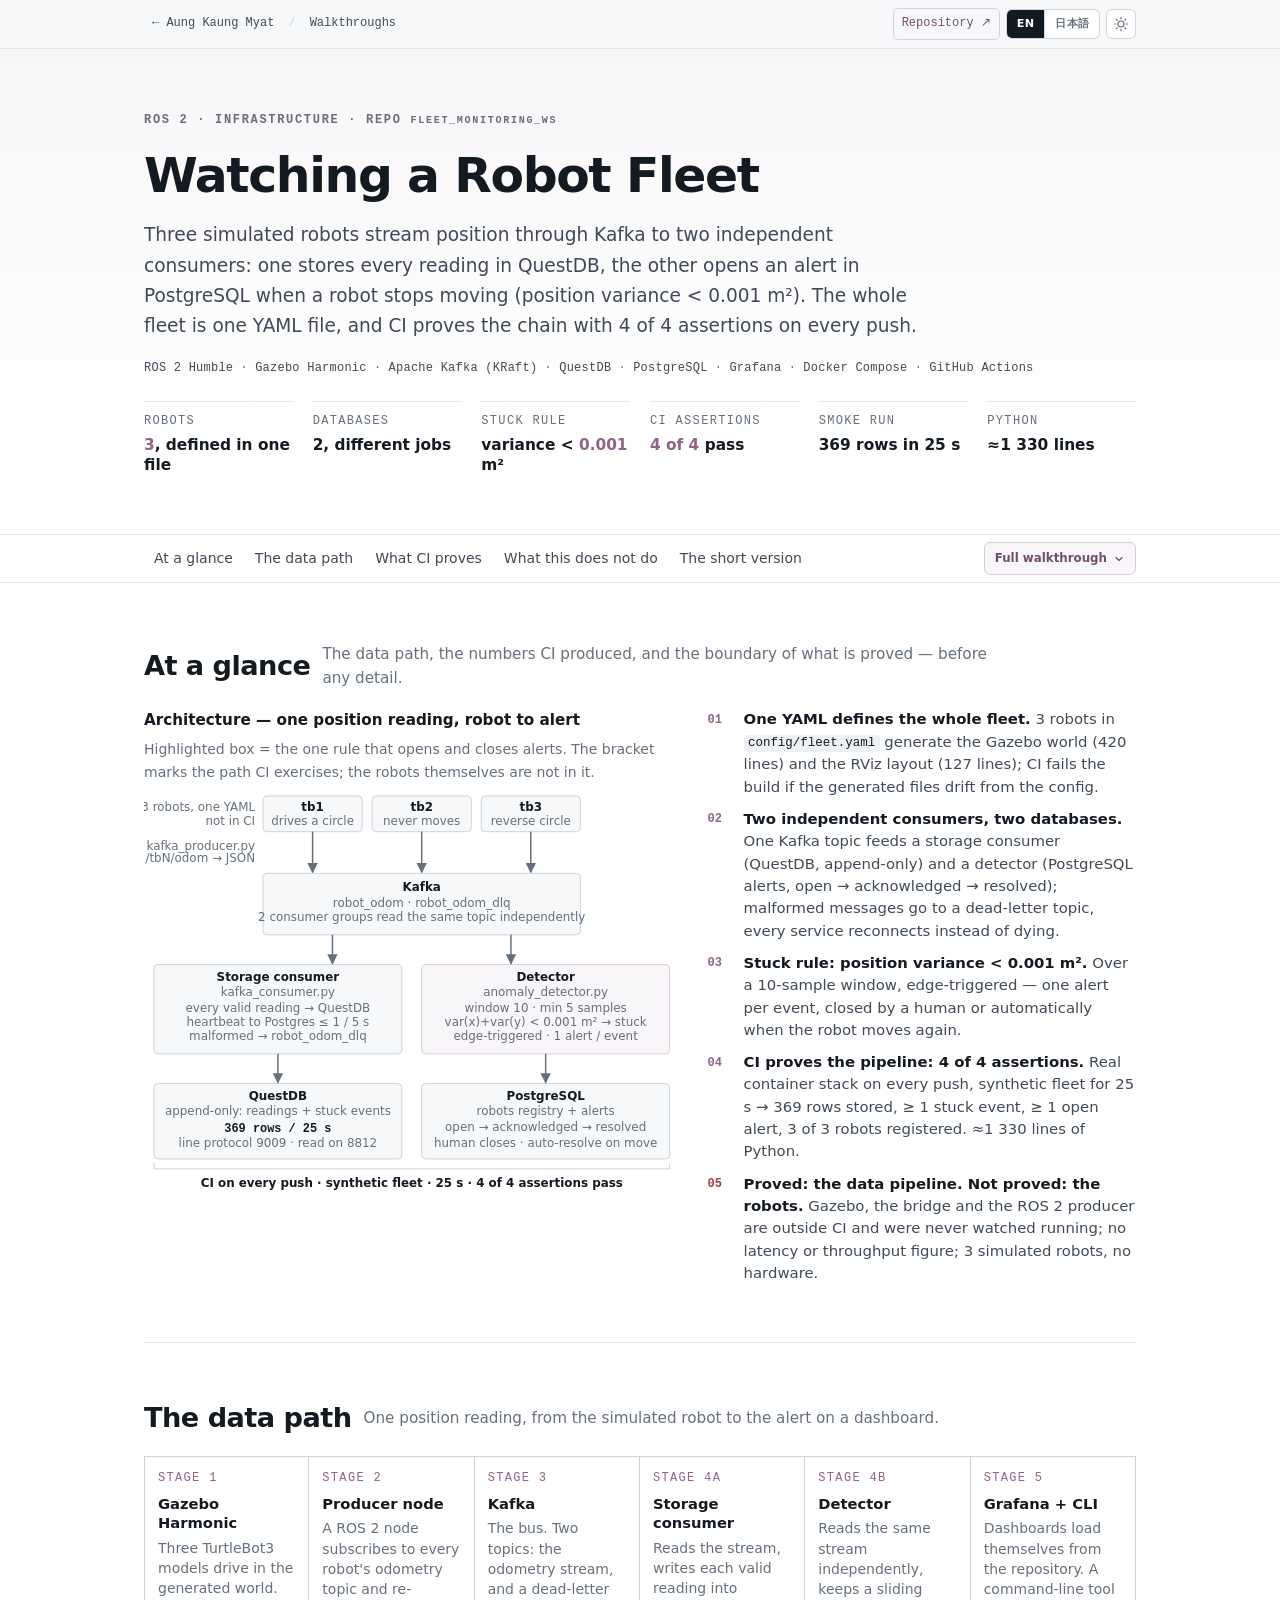
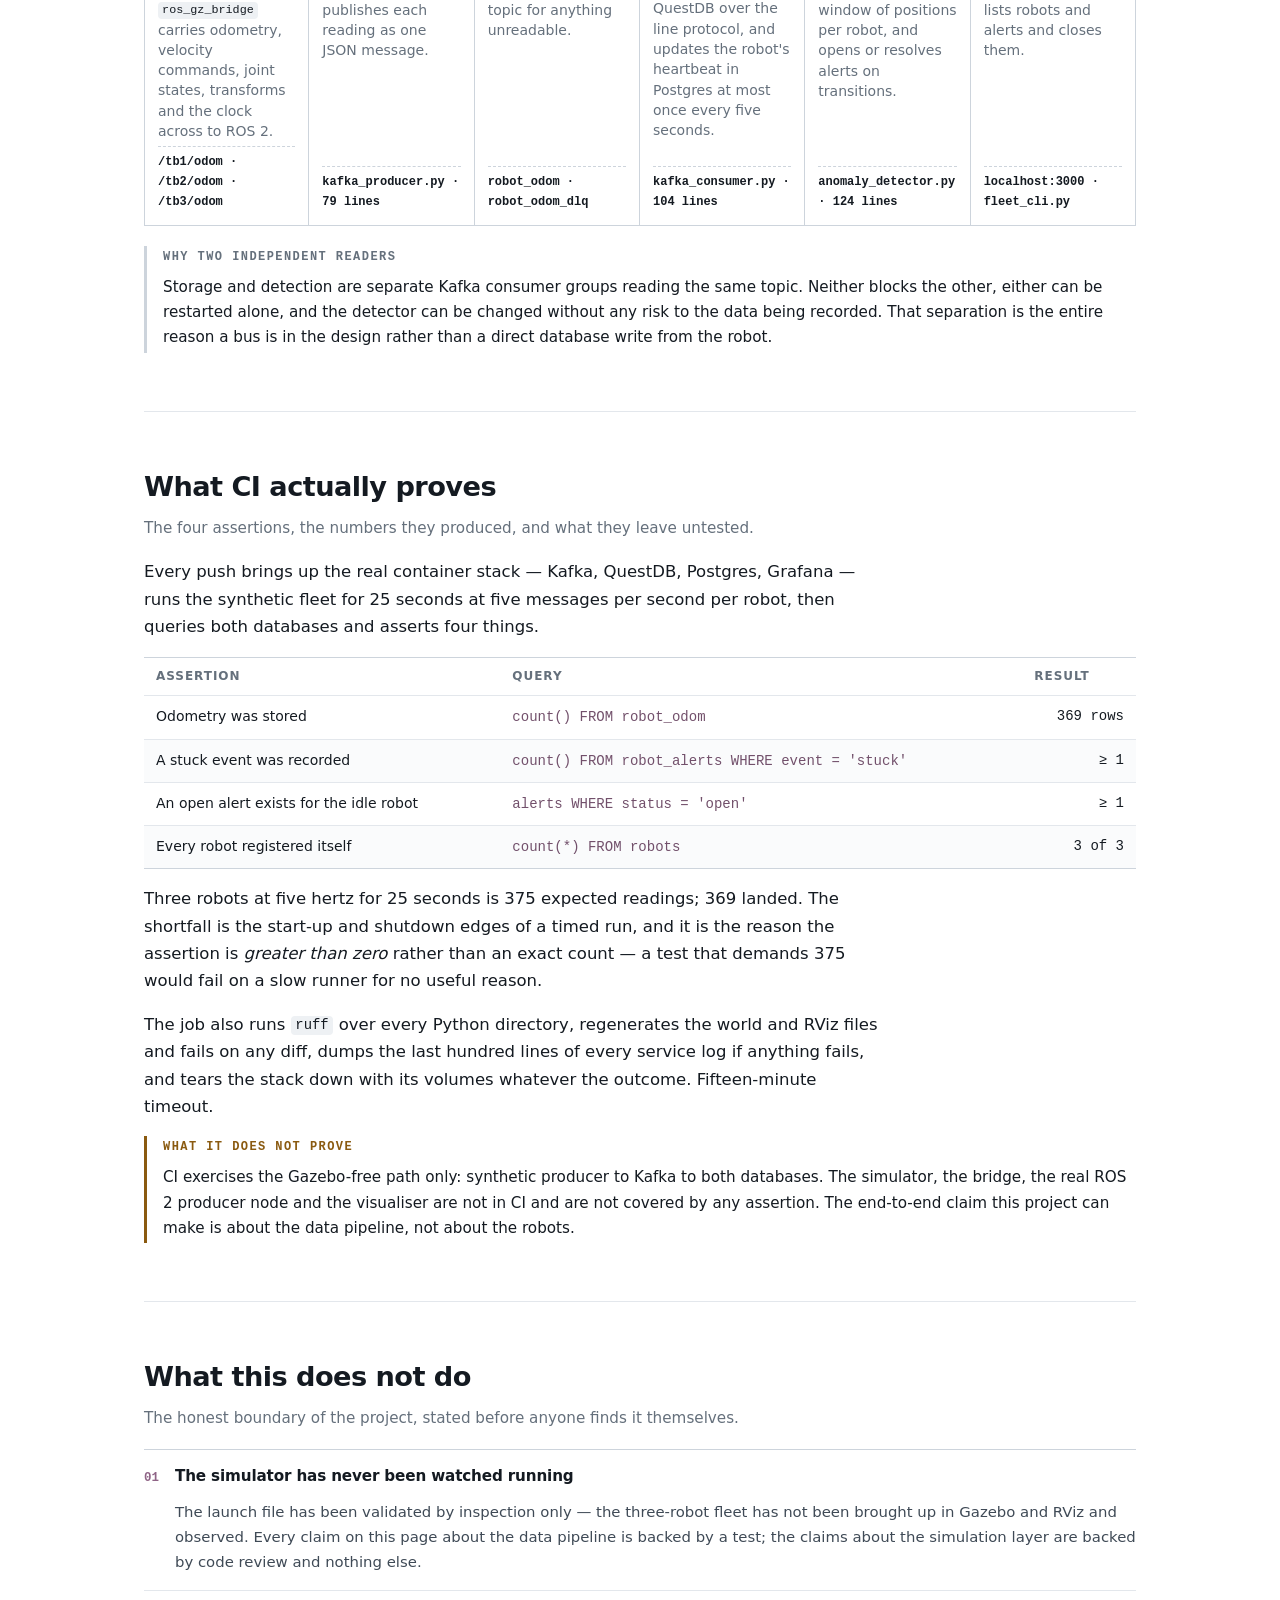
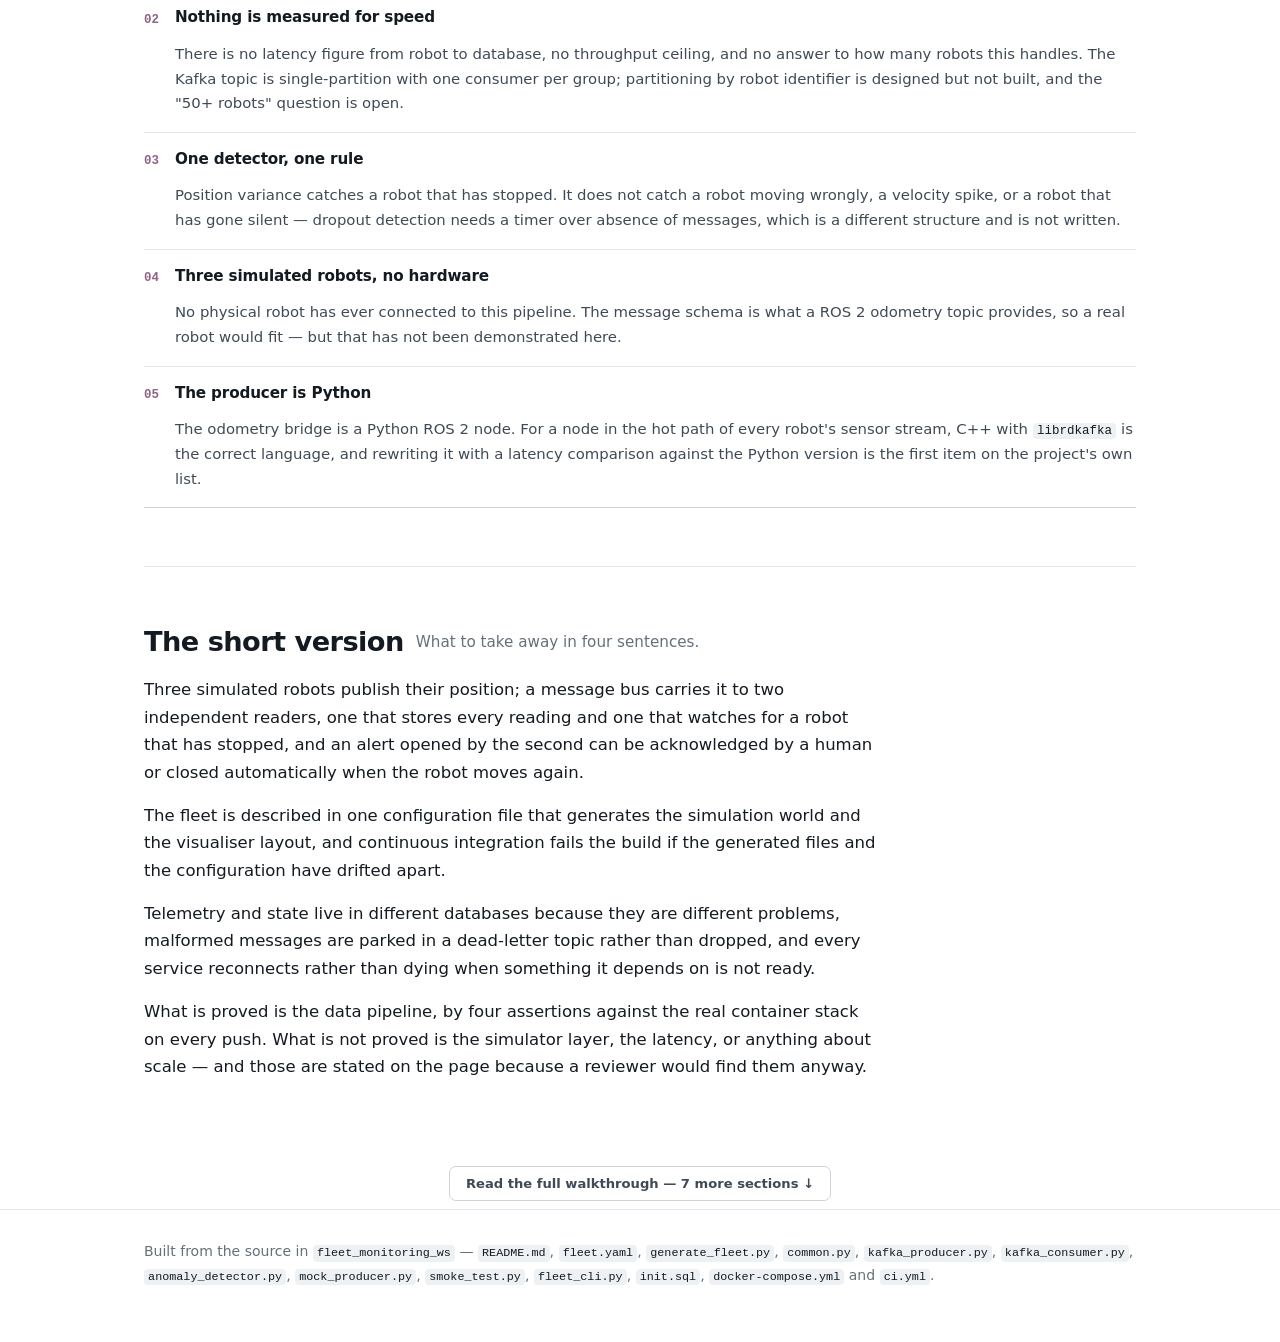
<file: projects/fleet-monitoring.html>
<!DOCTYPE html>
<html lang="en" style="--h:#8f6486" data-title-ja="ロボットフリート監視 — Aung Kaung Myat">
<head>
<meta charset="UTF-8">
<meta name="viewport" content="width=device-width, initial-scale=1.0">
<title>Watching a Robot Fleet — Aung Kaung Myat</title>
<meta name="description" content="Three simulated robots stream position into Kafka; one service stores it, another notices when a robot stops moving and opens an alert that can be closed. Generated from one config file, proved by CI on every push.">
<meta name="author" content="Aung Kaung Myat">
<link rel="canonical" href="https://aungkaung1928.github.io/projects/fleet-monitoring.html">
<meta property="og:type" content="article">
<meta property="og:url" content="https://aungkaung1928.github.io/projects/fleet-monitoring.html">
<meta property="og:title" content="Watching a Robot Fleet">
<meta property="og:description" content="Three simulated robots stream position into Kafka; one service stores it, another notices when a robot stops moving and opens an alert that can be closed.">
<meta property="og:image" content="https://aungkaung1928.github.io/img/og/fleet-monitoring.jpg">
<meta property="og:image:width" content="1200">
<meta property="og:image:height" content="630">
<meta property="og:image:alt" content="Walkthrough card: Watching a Robot Fleet">
<meta name="twitter:card" content="summary_large_image">
<meta name="theme-color" content="#ffffff" media="(prefers-color-scheme: light)">
<meta name="theme-color" content="#0e1420" media="(prefers-color-scheme: dark)">
<link rel="icon" href="data:image/svg+xml,<svg xmlns='http://www.w3.org/2000/svg' viewBox='0 0 32 32'><rect width='32' height='32' rx='7' fill='%238f6486'/><text x='16' y='22' font-family='monospace' font-size='16' font-weight='700' fill='%23fff' text-anchor='middle'>A</text></svg>">
<script>
(function(d){var l,t;try{l=new URLSearchParams(location.search).get('lang')}catch(e){}
try{if(l)localStorage.setItem('lang',l);else l=localStorage.getItem('lang');t=localStorage.getItem('theme')}catch(e){}
if(l==='ja'){d.setAttribute('data-lang','ja');d.lang='ja'}
if(t==='dark'||(!t&&matchMedia('(prefers-color-scheme: dark)').matches))d.classList.add('dark-mode')})(document.documentElement);
</script>
<link rel="stylesheet" href="wt.css">
</head>
<body>
<a class="skip" href="#main"><span lang="en">Skip to content</span><span lang="ja">本文へ移動</span></a>
<div class="sitebar"><div class="wrap sitebar-inner">
  <a href="../index.html">← Aung Kaung Myat</a><span class="sb-sep">/</span><a href="./"><span lang="en">Walkthroughs</span><span lang="ja">プロジェクト解説</span></a>
  <div class="sb-tools">
    <a class="sb-repo" href="https://github.com/AungKaung1928/fleet_monitoring_ws" target="_blank" rel="noopener"><span lang="en">Repository ↗</span><span lang="ja">リポジトリ ↗</span></a>
    <div class="lang-switch" role="group" aria-label="Language / 言語"><button type="button" id="lang-en" data-set-lang="en" aria-pressed="true">EN</button><button type="button" id="lang-ja" data-set-lang="ja" aria-pressed="false">日本語</button></div>
    <button class="sb-theme" id="theme-toggle" type="button" aria-label="Toggle dark mode" title="Light / dark"><svg class="sun-icon" width="16" height="16" viewBox="0 0 24 24" fill="none" stroke="currentColor" stroke-width="1.8" stroke-linecap="round"><circle cx="12" cy="12" r="4.5"></circle><path d="M12 2v2M12 20v2M4.9 4.9l1.4 1.4M17.7 17.7l1.4 1.4M2 12h2M20 12h2M4.9 19.1l1.4-1.4M17.7 6.3l1.4-1.4"></path></svg><svg class="moon-icon" width="16" height="16" viewBox="0 0 24 24" fill="none" stroke="currentColor" stroke-width="1.8" stroke-linecap="round" stroke-linejoin="round"><path d="M21 12.79A9 9 0 1 1 11.21 3 7 7 0 0 0 21 12.79z"></path></svg></button>
  </div>
</div></div>
<div class="progress" aria-hidden="true"><i></i></div>
<header class="top">
  <div class="wrap head-inner">
    <div class="eyebrow">ROS 2 · <span lang="en">infrastructure · repo</span><span lang="ja">インフラ · リポジトリ</span> <code style="background:none;padding:0;color:inherit">fleet_monitoring_ws</code></div>
    <h1>Watching a Robot Fleet</h1>
    <p class="deck" lang="en">Three simulated robots stream position through Kafka to two independent consumers: one stores every reading in QuestDB, the other opens an alert in PostgreSQL when a robot stops moving (position variance &lt; 0.001 m²). The whole fleet is one YAML file, and CI proves the chain with 4 of 4 assertions on every push.</p>
    <p class="deck" lang="ja">シミュレーション上の3台のロボットの位置がKafkaを経て2つの独立したconsumerに届きます。1つは全データをQuestDBに保存し、もう1つはロボットの停止（位置の分散 &lt; 0.001 m²）を検知してPostgreSQLにアラートを開きます。フリート全体は1つのYAMLで定義され、pushのたびにCIが4つのassertionでパイプラインを検証します。</p>
    <div class="chips">
      <span class="chip">ROS 2 Humble</span><span class="chip">Gazebo Harmonic</span><span class="chip">Apache Kafka (KRaft)</span>
      <span class="chip">QuestDB</span><span class="chip">PostgreSQL</span><span class="chip">Grafana</span>
      <span class="chip">Docker Compose</span><span class="chip">GitHub Actions</span>
    </div>
    <dl class="factgrid">
      <div class="fact"><dt><span lang="en">Robots</span><span lang="ja">ロボット</span></dt><dd><em>3</em><span lang="en">, defined in one file</span><span lang="ja">台（1ファイルで定義）</span></dd></div>
      <div class="fact"><dt><span lang="en">Databases</span><span lang="ja">データベース</span></dt><dd>2<span lang="en">, different jobs</span><span lang="ja">つ（役割が別）</span></dd></div>
      <div class="fact"><dt><span lang="en">Stuck rule</span><span lang="ja">停止判定</span></dt><dd><span lang="en">variance</span><span lang="ja">分散</span> &lt; <em>0.001</em> m²</dd></div>
      <div class="fact"><dt><span lang="en">CI assertions</span><span lang="ja">CI assertion</span></dt><dd><em>4 of 4</em> <span lang="en">pass</span><span lang="ja">合格</span></dd></div>
      <div class="fact"><dt><span lang="en">Smoke run</span><span lang="ja">Smoke test</span></dt><dd><span lang="en">369 rows in 25 s</span><span lang="ja">25 sで369行</span></dd></div>
      <div class="fact"><dt>Python</dt><dd><span lang="en">≈1 330 lines</span><span lang="ja">約1 330行</span></dd></div>
    </dl>
  </div>
</header>

<nav class="jump">
  <div class="wrap jump-inner">
    <a href="#glance"><span lang="en">At a glance</span><span lang="ja">要点</span></a>
    <a href="#plain" data-depth="deep"><span lang="en">In plain words</span><span lang="ja">概要</span></a>
    <a href="#path"><span lang="en">The data path</span><span lang="ja">データの流れ</span></a>
    <a href="#files" data-depth="deep"><span lang="en">Every file</span><span lang="ja">全ファイル</span></a>
    <a href="#config" data-depth="deep"><span lang="en">One file defines the fleet</span><span lang="ja">1ファイルでフリート定義</span></a>
    <a href="#databases" data-depth="deep"><span lang="en">Two databases</span><span lang="ja">2つのデータベース</span></a>
    <a href="#detector" data-depth="deep"><span lang="en">The stuck detector</span><span lang="ja">停止検知</span></a>
    <a href="#failure" data-depth="deep"><span lang="en">When something breaks</span><span lang="ja">障害時の挙動</span></a>
    <a href="#ci"><span lang="en">What CI proves</span><span lang="ja">CIで証明できること</span></a>
    <a href="#limits"><span lang="en">What this does not do</span><span lang="ja">できないこと</span></a>
    <a href="#run" data-depth="deep"><span lang="en">Running it</span><span lang="ja">実行方法</span></a>
    <a href="#short"><span lang="en">The short version</span><span lang="ja">まとめ</span></a>
      <button type="button" id="jump-toggle" class="jump-toggle" aria-expanded="false"><span class="off"><span lang="en">Full walkthrough</span><span lang="ja">全文を表示</span></span><span class="on"><span lang="en">Key sections only</span><span lang="ja">要点のみ</span></span><svg width="12" height="12" viewBox="0 0 24 24" fill="none" stroke="currentColor" stroke-width="2.4" stroke-linecap="round" stroke-linejoin="round"><path d="M6 9l6 6 6-6"/></svg></button>
  </div>
</nav>

<main class="wrap" id="main">

<section id="glance">
  <div class="sec-head"><span class="sec-num">00</span><h2><span lang="en">At a glance</span><span lang="ja">要点</span></h2><p class="sec-sub"><span lang="en">The data path, the numbers CI produced, and the boundary of what is proved — before any detail.</span><span lang="ja">データの流れ、CIが出した数値、そして証明できている範囲。詳細はその後で。</span></p></div>
  <div class="glance">
    <div class="glance-visual">
      <div class="vtitle"><span lang="en">Architecture — one position reading, robot to alert</span><span lang="ja">アーキテクチャ — 1件の位置データがロボットからアラートになるまで</span></div>
      <div class="vsub"><span lang="en">Highlighted box = the one rule that opens and closes alerts. The bracket marks the path CI exercises; the robots themselves are not in it.</span><span lang="ja">強調したboxがアラートを開閉する唯一のルール。下の線はCIが検証する経路で、ロボット自体は含まれません。</span></div>
      <svg class="viz" viewBox="0 0 540 404" role="img" aria-label="architecture: three robots publish odometry through a producer node into one Kafka topic; a storage consumer writes QuestDB, a detector opens alerts in PostgreSQL; CI covers the path from Kafka to both databases">
<defs><marker id="ah" viewBox="0 0 10 10" refX="9" refY="5" markerWidth="7" markerHeight="7" orient="auto-start-reverse"><path class="ah" d="M0 0L10 5L0 10z"/></marker></defs>
<rect class="box" x="120" y="2" width="100" height="36" rx="4"><title>tb1 — drive: linear 0.15, angular 0.3</title></rect>
<text x="170.0" y="17" text-anchor="middle" class="lbl">tb1</text>
<text x="170.0" y="31" text-anchor="middle" class="mut" lang="en">drives a circle</text>
<text x="170.0" y="31" text-anchor="middle" class="mut" lang="ja">円を走行</text>
<rect class="box" x="230" y="2" width="100" height="36" rx="4"><title>tb2 — drive: null, the alert fixture</title></rect>
<text x="280.0" y="17" text-anchor="middle" class="lbl">tb2</text>
<text x="280.0" y="31" text-anchor="middle" class="mut" lang="en">never moves</text>
<text x="280.0" y="31" text-anchor="middle" class="mut" lang="ja">動かない（停止）</text>
<rect class="box" x="340" y="2" width="100" height="36" rx="4"><title>tb3 — drive: linear 0.1, angular −0.5</title></rect>
<text x="390.0" y="17" text-anchor="middle" class="lbl">tb3</text>
<text x="390.0" y="31" text-anchor="middle" class="mut" lang="en">reverse circle</text>
<text x="390.0" y="31" text-anchor="middle" class="mut" lang="ja">逆向きに円走行</text>
<text x="112" y="17" text-anchor="end" class="mut" lang="en">3 robots, one YAML</text>
<text x="112" y="17" text-anchor="end" class="mut" lang="ja">3台、1つのYAML</text>
<text x="112" y="31" text-anchor="end" class="mut" lang="en">not in CI</text>
<text x="112" y="31" text-anchor="end" class="mut" lang="ja">CI対象外</text>
<rect class="box" x="120" y="80" width="320" height="62" rx="4"><title>Apache Kafka (KRaft): topics robot_odom + robot_odom_dlq; storage and detector are two consumer groups on the same topic</title></rect>
<text x="280.0" y="98" text-anchor="middle" class="lbl">Kafka</text>
<text x="280.0" y="114" text-anchor="middle" class="mut">robot_odom · robot_odom_dlq</text>
<text x="280.0" y="128" text-anchor="middle" class="mut" lang="en">2 consumer groups read the same topic independently</text>
<text x="280.0" y="128" text-anchor="middle" class="mut" lang="ja">2つのconsumer groupが同じtopicを独立に読む</text>
<path class="arrow" d="M170.0 38 V79"><title>ROS 2 odometry re-published as one JSON message per reading</title></path>
<path class="arrow" d="M280.0 38 V79"><title>ROS 2 odometry re-published as one JSON message per reading</title></path>
<path class="arrow" d="M390.0 38 V79"><title>ROS 2 odometry re-published as one JSON message per reading</title></path>
<text x="112" y="56" text-anchor="end" class="mut">kafka_producer.py</text>
<text x="112" y="69" text-anchor="end" class="mut">/tbN/odom → JSON</text>
<rect class="box" x="10" y="172" width="250" height="90" rx="4"><title>kafka_consumer.py (104 lines): Kafka → QuestDB line protocol, dead-letter path, registry heartbeat at most once per 5 s</title></rect>
<text x="135.0" y="189" text-anchor="middle" class="lbl" lang="en">Storage consumer</text>
<text x="135.0" y="189" text-anchor="middle" class="lbl" lang="ja">保存用consumer</text>
<text x="135.0" y="204" text-anchor="middle" class="mut">kafka_consumer.py</text>
<text x="135.0" y="220" text-anchor="middle" class="mut" lang="en">every valid reading → QuestDB</text>
<text x="135.0" y="220" text-anchor="middle" class="mut" lang="ja">有効データを全件 → QuestDB</text>
<text x="135.0" y="234" text-anchor="middle" class="mut" lang="en">heartbeat to Postgres ≤ 1 / 5 s</text>
<text x="135.0" y="234" text-anchor="middle" class="mut" lang="ja">heartbeatをPostgresへ、最大5秒に1回</text>
<text x="135.0" y="248" text-anchor="middle" class="mut" lang="en">malformed → robot_odom_dlq</text>
<text x="135.0" y="248" text-anchor="middle" class="mut" lang="ja">不正メッセージ → robot_odom_dlq</text>
<rect class="box hi" x="280" y="172" width="250" height="90" rx="4"><title>anomaly_detector.py (124 lines): window 10, min 5 samples, var(x)+var(y) < 0.001 m² → stuck; edge-triggered, one alert per event</title></rect>
<text x="405.0" y="189" text-anchor="middle" class="lbl" lang="en">Detector</text>
<text x="405.0" y="189" text-anchor="middle" class="lbl" lang="ja">検知器</text>
<text x="405.0" y="204" text-anchor="middle" class="mut">anomaly_detector.py</text>
<text x="405.0" y="220" text-anchor="middle" class="mut" lang="en">window 10 · min 5 samples</text>
<text x="405.0" y="220" text-anchor="middle" class="mut" lang="ja">window 10 · 最小5サンプル</text>
<text x="405.0" y="234" text-anchor="middle" class="mut">var(x)+var(y) &lt; 0.001 m² → stuck</text>
<text x="405.0" y="248" text-anchor="middle" class="mut" lang="en">edge-triggered · 1 alert / event</text>
<text x="405.0" y="248" text-anchor="middle" class="mut" lang="ja">edge-triggered · イベントごとに1件</text>
<path class="arrow" d="M190 142 V171"><title>consumer group: storage</title></path>
<path class="arrow" d="M370 142 V171"><title>consumer group: detector</title></path>
<rect class="box" x="10" y="292" width="250" height="76" rx="4"><title>QuestDB: 369 rows stored in the 25 s smoke run (375 expected at 3 robots × 5 Hz); stuck/moving events recorded as they happened</title></rect>
<text x="135.0" y="309" text-anchor="middle" class="lbl">QuestDB</text>
<text x="135.0" y="324" text-anchor="middle" class="mut" lang="en">append-only: readings + stuck events</text>
<text x="135.0" y="324" text-anchor="middle" class="mut" lang="ja">追記のみ：位置データ + 停止イベント</text>
<text x="135.0" y="341" text-anchor="middle" class="lbl num" lang="en">369 rows / 25 s</text>
<text x="135.0" y="341" text-anchor="middle" class="lbl num" lang="ja">25 sで369行</text>
<text x="135.0" y="356" text-anchor="middle" class="mut" lang="en">line protocol 9009 · read on 8812</text>
<text x="135.0" y="356" text-anchor="middle" class="mut" lang="ja">line protocol 9009 · 読み出し 8812</text>
<rect class="box" x="280" y="292" width="250" height="76" rx="4"><title>PostgreSQL: robots registry + alerts, status CHECK (open, acknowledged, resolved); one unresolved alert per robot per type</title></rect>
<text x="405.0" y="309" text-anchor="middle" class="lbl">PostgreSQL</text>
<text x="405.0" y="324" text-anchor="middle" class="mut" lang="en">robots registry + alerts</text>
<text x="405.0" y="324" text-anchor="middle" class="mut" lang="ja">ロボット台帳 + アラート</text>
<text x="405.0" y="340" text-anchor="middle" class="mut">open → acknowledged → resolved</text>
<text x="405.0" y="356" text-anchor="middle" class="mut" lang="en">human closes · auto-resolve on move</text>
<text x="405.0" y="356" text-anchor="middle" class="mut" lang="ja">人がクローズ／再移動で自動resolve</text>
<path class="arrow" d="M135.0 262 V291"><title>line protocol, TCP 9009; reconnect + one retry on a dead socket</title></path>
<path class="arrow" d="M405.0 262 V291"><title>psycopg2, port 5432; INSERT … WHERE NOT EXISTS unresolved</title></path>
<path class="axis" d="M10 372 V378 H530 V372" fill="none"/>
<text x="270.0" y="396" text-anchor="middle" class="lbl" lang="en">CI on every push · synthetic fleet · 25 s · 4 of 4 assertions pass</text>
<text x="270.0" y="396" text-anchor="middle" class="lbl" lang="ja">pushごとのCI · 合成フリート · 25 s · assertion 4/4 合格</text>
</svg>
    </div>
    <ul class="keypoints">
      <li><b>01</b><span lang="en"><strong>One YAML defines the whole fleet.</strong> 3 robots in <code>config/fleet.yaml</code> generate the Gazebo world (420 lines) and the RViz layout (127 lines); CI fails the build if the generated files drift from the config.</span><span lang="ja"><strong>1つのYAMLがフリート全体を定義。</strong><code>config/fleet.yaml</code>の3台からGazeboのworld（420行）とRVizレイアウト（127行）を生成。生成ファイルが設定からずれるとCIがビルドを失敗させます。</span></li>
      <li><b>02</b><span lang="en"><strong>Two independent consumers, two databases.</strong> One Kafka topic feeds a storage consumer (QuestDB, append-only) and a detector (PostgreSQL alerts, open → acknowledged → resolved); malformed messages go to a dead-letter topic, every service reconnects instead of dying.</span><span lang="ja"><strong>独立したconsumerが2つ、データベースも2つ。</strong>1つのKafka topicを保存用consumer（QuestDB、追記のみ）と検知器（PostgreSQLのアラート、open → acknowledged → resolved）が読みます。不正なメッセージはdead-letter topicへ、全サービスは落ちずに再接続します。</span></li>
      <li><b>03</b><span lang="en"><strong>Stuck rule: position variance &lt; 0.001 m².</strong> Over a 10-sample window, edge-triggered — one alert per event, closed by a human or automatically when the robot moves again.</span><span lang="ja"><strong>停止判定：位置の分散 &lt; 0.001 m²。</strong>直近10サンプルのwindowに対してedge-triggeredで判定。アラートはイベントごとに1件で、人がクローズするか、ロボットが再び動けば自動でクローズされます。</span></li>
      <li><b>04</b><span lang="en"><strong>CI proves the pipeline: 4 of 4 assertions.</strong> Real container stack on every push, synthetic fleet for 25 s → 369 rows stored, ≥ 1 stuck event, ≥ 1 open alert, 3 of 3 robots registered. ≈1 330 lines of Python.</span><span lang="ja"><strong>CIがパイプラインを証明：assertion 4/4合格。</strong>pushのたびに実コンテナ構成を起動し、合成フリートを25 s動かして369行の保存、停止イベント≥ 1、openのアラート≥ 1、3台中3台の登録を確認。Pythonは約1 330行。</span></li>
      <li class="neg"><b>05</b><span lang="en"><strong>Proved: the data pipeline. Not proved: the robots.</strong> Gazebo, the bridge and the ROS 2 producer are outside CI and were never watched running; no latency or throughput figure; 3 simulated robots, no hardware.</span><span lang="ja"><strong>証明済みはデータパイプライン、ロボットは未証明。</strong>Gazebo、bridge、ROS 2 producerはCIの対象外で、動作を目視したこともありません。latencyやthroughputの数値はなく、シミュレーション上の3台のみで実機なし。</span></li>
    </ul>
  </div>
</section>

<section id="plain" data-depth="deep">
  <div class="sec-head"><span class="sec-num">01</span><h2><span lang="en">In plain words</span><span lang="ja">概要</span></h2><p class="sec-sub" lang="en">What the project is, and what problem it exists to solve.</p><p class="sec-sub" lang="ja">このプロジェクトが何であり、どんな問題を解くために存在するのか。</p></div>
  <div class="stack prose">
    <p lang="en">One robot is easy to watch. You look at it, or you open a terminal and read its messages. Ten robots in a building
      are not: nobody is looking at any individual one, and the interesting question stops being <em>what is this robot
      doing</em> and becomes <em>which of these robots needs a human right now</em>.</p>
    <p lang="ja">ロボットが1台なら監視は簡単です。直接見るか、ターミナルを開いてメッセージを読めば済みます。しかし建物内に10台あるとそうはいきません。
      誰も個々のロボットを見ていない状況では、問うべきことは<em>「このロボットは何をしているか」</em>ではなく、
      <em>「今、人の対応が必要なのはどのロボットか」</em>に変わります。</p>
    <p lang="en">This project builds the plumbing that answers the second question. Robots publish their position continuously.
      That stream is collected, stored, and watched by a rule. When a robot has not moved for a while, the system files
      an alert with the robot's identifier and its last known position. The alert stays open until either a person closes
      it or the robot starts moving again, at which point it closes itself.</p>
    <p lang="ja">このプロジェクトは、後者の問いに答えるための基盤を構築します。ロボットは自己位置を常時publishし、そのストリームが収集・保存され、
      ルールによって監視されます。ロボットが一定時間動かないと、システムはロボットのIDと最後の既知位置を付けてアラートを発行します。
      アラートは、人がクローズするか、ロボットが再び動き出すまでopenのままで、後者の場合は自動的にクローズされます。</p>
    <div class="note key">
      <span class="note-label"><span lang="en">The thing that makes it more than a demo</span><span lang="ja">デモで終わらない理由</span></span>
      <p lang="en">Nothing here is hand-wired. The fleet is described once, in <code>config/fleet.yaml</code>. The simulation world,
        the visualiser layout, the launch file, the message producers, the driving patterns and the tests all read that
        same file. Adding a fourth robot is five lines of configuration and one regeneration command — no code changes
        anywhere. A continuous-integration job refuses the change if the generated files and the configuration have
        drifted apart.</p>
      <p lang="ja">手作業で配線した部分はありません。フリートは<code>config/fleet.yaml</code>に一度だけ記述されます。シミュレーションのworld、
        可視化ツールのレイアウト、launchファイル、メッセージのproducer、走行パターン、テストはすべて同じファイルを読み込みます。
        4台目のロボットを追加するには、設定5行と再生成コマンド1回だけで済み、コードの変更は一切不要です。
        生成ファイルと設定の内容がずれていれば、CIのジョブがその変更を拒否します。</p>
    </div>
    <h3><span lang="en">Why it sits alongside the learning projects</span><span lang="ja">学習系プロジェクトと並べている理由</span></h3>
    <p lang="en">The other projects on this site are about making a model that works. This one is about the layer underneath that:
      the part that has to keep running while nobody is watching it, notice something is wrong, and still be inspectable
      afterwards. It is deliberately the infrastructure slot rather than the main line of work, and it is built the way
      that layer has to be built — every service restartable, every failure visible, every claim checked by a test.</p>
    <p lang="ja">このサイトの他のプロジェクトは、動くモデルを作ることがテーマです。本プロジェクトはその下の層を扱います。
      誰も見ていない間も動き続け、異常に気づき、後から調査できなければならない部分です。
      あえて主軸ではなくインフラ枠として位置づけていますが、その層に求められる作り方で構築しています。
      すべてのサービスは再起動可能で、すべての障害は可視化され、すべての主張はテストで確認されています。</p>
  </div>
<div class="glosswrap">
  <h3><span lang="en">Terms used on this page</span><span lang="ja">このページの用語</span></h3>
  <div class="gloss">
    <div class="gterm"><b>odometry</b><span lang="en">A robot's own running estimate of where it is and how fast it is going, computed from its wheels and sensors.</span><span lang="ja">ロボット自身が車輪やセンサーから逐次計算する、自己位置と速度の推定値。</span></div>
    <div class="gterm"><b>message bus</b><span lang="en">A service that takes messages from producers and hands them to any number of independent consumers. Here, Apache Kafka.</span><span lang="ja">producerからメッセージを受け取り、任意の数の独立したconsumerに渡すサービス。本プロジェクトではApache Kafka。</span></div>
    <div class="gterm"><b>topic</b><span lang="en">A named channel on the bus. Producers write to it, consumers read from it, and neither knows the other exists.</span><span lang="ja">バス上の名前付きチャネル。producerが書き込み、consumerが読み出しますが、互いの存在は知りません。</span></div>
    <div class="gterm"><b>time-series database</b><span lang="en">A database built for append-only data stamped with a time. Fast to write, fast to query over a window, bad at changing rows after the fact.</span><span lang="ja">時刻付きの追記専用データ向けのデータベース（時系列DB）。書き込みと期間指定の検索は速い一方、後から行を変更するのは苦手です。</span></div>
    <div class="gterm"><b>dead-letter queue</b><span lang="en">A separate topic where messages that could not be processed are parked, with the reason, instead of being dropped or crashing the reader.</span><span lang="ja">処理できなかったメッセージを、破棄したり読み手をクラッシュさせたりせず、理由とともに退避しておく別のtopic。</span></div>
    <div class="gterm"><b>sliding window</b><span lang="en">The last N samples, with the oldest falling off as each new one arrives. The detector's memory.</span><span lang="ja">直近N個のサンプル。新しいサンプルが届くたびに最も古いものが外れます。検知器の記憶にあたります。</span></div>
    <div class="gterm"><b>edge-triggered</b><span lang="en">Acting on the moment a condition changes, not on every sample while it holds. One alert per event, not one per message.</span><span lang="ja">条件が成立している間の毎サンプルではなく、条件が変化した瞬間にだけ動作する方式。アラートはメッセージごとではなく、事象ごとに1件です。</span></div>
    <div class="gterm"><b>healthcheck</b><span lang="en">A command a container runs on itself so the orchestrator can tell "started" apart from "actually ready to serve".</span><span lang="ja">コンテナが自身に対して実行するコマンド。オーケストレーターが「起動しただけ」と「実際に処理可能」を区別できるようにします。</span></div>
    <div class="gterm"><b>TF frame</b><span lang="en">A named coordinate system in ROS 2. Two robots publishing the same frame name in one scene collide; prefixes keep them apart.</span><span lang="ja">ROS 2における名前付きの座標系。同じシーンで2台が同名のframeをpublishすると衝突するため、prefixで区別します。</span></div>
  </div>
</div>
</section>

<section id="path">
  <div class="sec-head"><span class="sec-num">02</span><h2><span lang="en">The data path</span><span lang="ja">データの流れ</span></h2><p class="sec-sub" lang="en">One position reading, from the simulated robot to the alert on a dashboard.</p><p class="sec-sub" lang="ja">1件の位置データが、シミュレーション上のロボットからダッシュボードのアラートに届くまで。</p></div>
  <div class="stack">
    <div class="steps">
      <div class="stepbox"><span class="sn"><span lang="en">stage 1</span><span lang="ja">段階 1</span></span><span class="st">Gazebo Harmonic</span>
        <span class="sd" lang="en">Three TurtleBot3 models drive in the generated world. <code>ros_gz_bridge</code> carries odometry, velocity commands, joint states, transforms and the clock across to ROS 2.</span>
        <span class="sd" lang="ja">生成されたworld内で3台のTurtleBot3が走行します。<code>ros_gz_bridge</code>がodometry、速度指令、関節状態、座標変換、クロックをROS 2側へ中継します。</span>
        <span class="sr">/tb1/odom · /tb2/odom · /tb3/odom</span></div>
      <div class="stepbox"><span class="sn"><span lang="en">stage 2</span><span lang="ja">段階 2</span></span><span class="st"><span lang="en">Producer node</span><span lang="ja">Producer（ROS 2 node）</span></span>
        <span class="sd" lang="en">A ROS 2 node subscribes to every robot's odometry topic and re-publishes each reading as one JSON message.</span>
        <span class="sd" lang="ja">ROS 2 nodeが全ロボットのodometry topicをsubscribeし、各データを1件のJSONメッセージとして再送信します。</span>
        <span class="sr">kafka_producer.py · <span lang="en">79 lines</span><span lang="ja">79行</span></span></div>
      <div class="stepbox"><span class="sn"><span lang="en">stage 3</span><span lang="ja">段階 3</span></span><span class="st">Kafka</span>
        <span class="sd" lang="en">The bus. Two topics: the odometry stream, and a dead-letter topic for anything unreadable.</span>
        <span class="sd" lang="ja">メッセージバスです。topicは2つで、odometryのストリームと、読み取れないメッセージ用のdead-letter topicです。</span>
        <span class="sr">robot_odom · robot_odom_dlq</span></div>
      <div class="stepbox"><span class="sn"><span lang="en">stage 4a</span><span lang="ja">段階 4a</span></span><span class="st"><span lang="en">Storage consumer</span><span lang="ja">保存用consumer</span></span>
        <span class="sd" lang="en">Reads the stream, writes each valid reading into QuestDB over the line protocol, and updates the robot's heartbeat in Postgres at most once every five seconds.</span>
        <span class="sd" lang="ja">ストリームを読み、有効なデータをline protocolでQuestDBに書き込みます。またPostgres上のロボットのheartbeatを最大5秒に1回更新します。</span>
        <span class="sr">kafka_consumer.py · <span lang="en">104 lines</span><span lang="ja">104行</span></span></div>
      <div class="stepbox"><span class="sn"><span lang="en">stage 4b</span><span lang="ja">段階 4b</span></span><span class="st"><span lang="en">Detector</span><span lang="ja">検知器</span></span>
        <span class="sd" lang="en">Reads the same stream independently, keeps a sliding window of positions per robot, and opens or resolves alerts on transitions.</span>
        <span class="sd" lang="ja">同じストリームを独立に読み、ロボットごとに位置のsliding windowを保持し、状態が遷移した時点でアラートをopenまたはresolveします。</span>
        <span class="sr">anomaly_detector.py · <span lang="en">124 lines</span><span lang="ja">124行</span></span></div>
      <div class="stepbox"><span class="sn"><span lang="en">stage 5</span><span lang="ja">段階 5</span></span><span class="st">Grafana + CLI</span>
        <span class="sd" lang="en">Dashboards load themselves from the repository. A command-line tool lists robots and alerts and closes them.</span>
        <span class="sd" lang="ja">ダッシュボードはリポジトリから自動で読み込まれます。コマンドラインツールでロボットとアラートを一覧表示し、アラートをクローズできます。</span>
        <span class="sr">localhost:3000 · fleet_cli.py</span></div>
    </div>
    <div class="note">
      <span class="note-label"><span lang="en">Why two independent readers</span><span lang="ja">読み手を2つに分けた理由</span></span>
      <p lang="en">Storage and detection are separate Kafka consumer groups reading the same topic. Neither blocks the other, either
        can be restarted alone, and the detector can be changed without any risk to the data being recorded. That
        separation is the entire reason a bus is in the design rather than a direct database write from the robot.</p>
      <p lang="ja">保存と検知は、同じtopicを読む別々のKafka consumer groupです。互いにブロックせず、どちらも単独で再起動でき、
        記録中のデータに影響を与えることなく検知器を変更できます。ロボットからデータベースへ直接書き込むのではなく、
        設計にバスを入れている理由はこの分離にほかなりません。</p>
    </div>
  </div>
</section>
<section id="files" data-depth="deep">
  <div class="sec-head"><span class="sec-num">03</span><h2><span lang="en">Every file</span><span lang="ja">全ファイル</span></h2><p class="sec-sub" lang="en">The whole repository, with line counts. Generated files are marked.</p><p class="sec-sub" lang="ja">リポジトリ全体と各ファイルの行数。自動生成ファイルには印を付けています。</p></div>
  <div class="stack">
    <div class="tablewrap">
      <table class="filemap">
        <thead><tr><th><span lang="en">File</span><span lang="ja">ファイル</span></th><th class="num"><span lang="en">Lines</span><span lang="ja">行数</span></th><th><span lang="en">What it does</span><span lang="ja">役割</span></th></tr></thead>
        <tbody>
          <tr class="hl"><td>config/fleet.yaml</td><td class="num">46</td><td><span lang="en">The single source of truth: robots, spawn poses, colours, drive patterns, endpoints, detector thresholds.</span><span lang="ja">唯一の情報源（single source of truth）。ロボット、spawn位置・姿勢、色、走行パターン、接続先、検知器の閾値。</span></td></tr>
          <tr><td>scripts/generate_fleet.py</td><td class="num">284</td><td><span lang="en">Reads the yaml, writes the simulation world and the visualiser layout.</span><span lang="ja">yamlを読み、シミュレーションのworldと可視化ツールのレイアウトを書き出します。</span></td></tr>
          <tr><td>worlds/fleet.sdf</td><td class="num">420</td><td><span lang="en"><em>Generated.</em> The Gazebo world — ground plane, lighting, one model per robot at its spawn pose.</span><span lang="ja"><em>自動生成。</em>Gazeboのworld。地面、照明、各ロボットのspawn位置に置かれたモデル1つずつ。</span></td></tr>
          <tr><td>config/fleet.rviz</td><td class="num">127</td><td><span lang="en"><em>Generated.</em> RViz layout with one display group per robot.</span><span lang="ja"><em>自動生成。</em>ロボットごとに表示グループを1つ持つRVizレイアウト。</span></td></tr>
          <tr><td>launch/multi_robot.launch.py</td><td class="num">104</td><td><span lang="en">Starts the simulator, the bridge, one state publisher per robot, the static transforms, and optionally RViz.</span><span lang="ja">シミュレーター、bridge、ロボットごとのstate publisher、静的な座標変換、必要に応じてRVizを起動します。</span></td></tr>
          <tr><td>pipeline/common.py</td><td class="num">181</td><td><span lang="en">Shared plumbing: config loading, endpoint resolution, retrying connections, the QuestDB writer, the Postgres store.</span><span lang="ja">共通基盤。設定の読み込み、接続先の解決、リトライ付きの接続、QuestDB writer、Postgres store。</span></td></tr>
          <tr><td>pipeline/kafka_producer.py</td><td class="num">79</td><td><span lang="en">ROS 2 node. Every robot's odometry topic to one Kafka topic, as JSON.</span><span lang="ja">ROS 2 node。全ロボットのodometry topicを、JSONとして1つのKafka topicに送ります。</span></td></tr>
          <tr class="hl"><td>pipeline/kafka_consumer.py</td><td class="num">104</td><td><span lang="en">Kafka to QuestDB, with the dead-letter path and the registry heartbeat.</span><span lang="ja">KafkaからQuestDBへの書き込み。dead-letterの経路と、ロボット台帳のheartbeat更新を含みます。</span></td></tr>
          <tr class="hl"><td>pipeline/anomaly_detector.py</td><td class="num">124</td><td><span lang="en">Sliding-window stuck detection and the full alert lifecycle.</span><span lang="ja">sliding windowによる停止検知と、アラートのライフサイクル全体。</span></td></tr>
          <tr><td>pipeline/mock_producer.py</td><td class="num">77</td><td><span lang="en">Synthetic fleet emitting the identical message schema, so the pipeline runs with no simulator at all.</span><span lang="ja">同一のメッセージスキーマを出力する合成フリート。シミュレーターなしでパイプラインを動かせます。</span></td></tr>
          <tr><td>scripts/smoke_test.py</td><td class="num">96</td><td><span lang="en">Starts the three services, runs them for 25 seconds, then asserts four things about the databases.</span><span lang="ja">3つのサービスを起動して25秒間動かし、データベースについて4項目をassertします。</span></td></tr>
          <tr><td>scripts/fleet_cli.py</td><td class="num">91</td><td><span lang="en">List robots, list alerts, acknowledge one, resolve one.</span><span lang="ja">ロボット一覧、アラート一覧、アラートのacknowledgeとresolve。</span></td></tr>
          <tr><td>scripts/drive_fleet.py</td><td class="num">56</td><td><span lang="en">Publishes each robot's configured drive pattern to its velocity topic.</span><span lang="ja">各ロボットに設定された走行パターンを、その速度topicにpublishします。</span></td></tr>
          <tr><td>dashboard/monitor.py</td><td class="num">138</td><td><span lang="en">Terminal dashboard, querying QuestDB over the Postgres wire protocol.</span><span lang="ja">ターミナル用ダッシュボード。Postgres wire protocol経由でQuestDBに問い合わせます。</span></td></tr>
          <tr><td>docker-compose.yml</td><td class="num">106</td><td><span lang="en">Kafka, QuestDB, Postgres and Grafana, each with a healthcheck.</span><span lang="ja">Kafka、QuestDB、Postgres、Grafana。それぞれhealthcheck付き。</span></td></tr>
          <tr><td>docker/postgres/init.sql</td><td class="num">27</td><td><span lang="en">Two tables: the robot registry and the alert lifecycle, with their indexes.</span><span lang="ja">2つのテーブル（ロボット台帳とアラートのライフサイクル）と、そのインデックス。</span></td></tr>
          <tr><td>docker/grafana/</td><td class="num">166</td><td><span lang="en">Datasources and the Fleet Overview dashboard, provisioned from the repository.</span><span lang="ja">データソースとFleet Overviewダッシュボード。リポジトリから自動でプロビジョニングされます。</span></td></tr>
          <tr><td>.github/workflows/ci.yml</td><td class="num">45</td><td><span lang="en">Lint, a drift check on the generated files, then the smoke test against the real container stack.</span><span lang="ja">lint、生成ファイルのずれ検査、そして実際のコンテナ構成に対するsmoke test。</span></td></tr>
          <tr><td>Makefile</td><td class="num">51</td><td><span lang="en">The short commands: up, sim, rviz, pipeline, mock, drive, test, down, clean.</span><span lang="ja">短縮コマンド：up、sim、rviz、pipeline、mock、drive、test、down、clean。</span></td></tr>
        </tbody>
      </table>
    </div>
    <p class="prose" style="font-size:.92rem;color:var(--muted)" lang="en">Roughly 1 330 lines of Python across the pipeline,
      scripts, dashboard and launch file. The two highlighted service files are where all the interesting behaviour is.</p>
    <p class="prose" style="font-size:.92rem;color:var(--muted)" lang="ja">パイプライン、スクリプト、ダッシュボード、launchファイルを合わせて、Pythonは約1 330行です。
      重要な挙動はすべて、ハイライトした2つのサービスファイルにあります。</p>
  </div>
</section>

<section id="config" data-depth="deep">
  <div class="sec-head"><span class="sec-num">04</span><h2><span lang="en">One file defines the fleet</span><span lang="ja">1つのファイルでフリートを定義</span></h2><p class="sec-sub" lang="en">Why a configuration file generates the world instead of a human editing XML.</p><p class="sec-sub" lang="ja">人がXMLを編集するのではなく、設定ファイルからworldを生成する理由。</p></div>
  <div class="stack">
    <p class="prose" lang="en">A robot in this system exists in six places at once: as a model in the simulation world, as a display
      group in the visualiser, as a state publisher and a static transform in the launch file, as a topic subscription in
      the producer, as an entry in the synthetic fleet, and as a target in the driver. Keeping six hand-written places in
      agreement is the kind of job that quietly stops being done.</p>
    <p class="prose" lang="ja">このシステムでは、1台のロボットが同時に6か所に存在します。シミュレーションworld内のモデル、可視化ツールの表示グループ、
      launchファイル内のstate publisherと静的座標変換、producerのtopic subscription、合成フリートのエントリ、そして走行スクリプトの対象です。
      手書きの6か所を常に一致させておく作業は、いつの間にか誰もやらなくなる類の仕事です。</p>
    <p class="prose" lang="en">So one file holds it, and the two file formats nobody wants to hand-edit are generated from it:</p>
    <p class="prose" lang="ja">そこで情報を1つのファイルにまとめ、誰も手で編集したくない2種類のファイル形式はそこから生成します。</p>
    <pre><code>robots:
  - id: tb1
    model: turtlebot3_burger
    color: "0.9 0.5 0.0 1"
    spawn: {x: 0.0, y: 1.0, yaw: 0.0}
    drive: {linear: 0.15, angular: 0.3}    # drives a circle
  - id: tb2
    spawn: {x: 0.0, y: -1.0, yaw: 0.0}
    drive: null                            # never moves — the alert case
  - id: tb3
    spawn: {x: 0.0, y: 3.0, yaw: 1.57}
    drive: {linear: 0.1, angular: -0.5}    # circles the other way</code></pre>
    <div class="pair">
      <dt>generate_fleet.py</dt><dd lang="en">Emits <code>worlds/fleet.sdf</code> (420 lines) and <code>config/fleet.rviz</code> (127 lines). Both carry a "do not edit" header.</dd><dd lang="ja"><code>worlds/fleet.sdf</code>（420行）と<code>config/fleet.rviz</code>（127行）を出力します。どちらにも「編集禁止」のヘッダーが付きます。</dd>
      <dt><span lang="en">launch, pipeline, driver</span><span lang="ja">launch・パイプライン・走行スクリプト</span></dt><dd lang="en">Read the same yaml directly at start-up. No generation step, no duplication.</dd><dd lang="ja">起動時に同じyamlを直接読み込みます。生成ステップも重複もありません。</dd>
      <dt><span lang="en">detector thresholds</span><span lang="ja">検知器の閾値</span></dt><dd lang="en">Window size, variance threshold and minimum sample count live in the same file, under <code>detector:</code>.</dd><dd lang="ja">window size、分散の閾値、最小サンプル数も同じファイルの<code>detector:</code>以下に置かれています。</dd>
      <dt><span lang="en">endpoints</span><span lang="ja">接続先</span></dt><dd lang="en">Kafka, QuestDB and Postgres addresses resolve environment variable first, yaml second — so a container overrides them without a code change.</dd><dd lang="ja">Kafka、QuestDB、Postgresのアドレスは環境変数を優先し、次にyamlを参照します。そのためコンテナ側からコード変更なしで上書きできます。</dd>
    </div>
    <div class="note key">
      <span class="note-label"><span lang="en">The check that makes it hold</span><span lang="ja">一貫性を保証する検査</span></span>
      <p lang="en">Generated files drift the moment somebody edits the yaml and forgets to regenerate. So CI regenerates them and
        runs <code>git diff --exit-code</code> on the results. If the committed world does not match the committed
        configuration, the build fails with the command needed to fix it. The guarantee is not "we remembered" — it is
        "the build will not pass if we did not".</p>
      <p lang="ja">誰かがyamlを編集して再生成を忘れた瞬間に、生成ファイルはずれ始めます。そこでCIがファイルを再生成し、
        その結果に<code>git diff --exit-code</code>を実行します。コミット済みのworldがコミット済みの設定と一致しなければ、
        修正に必要なコマンドを表示してビルドが失敗します。保証の根拠は「忘れなかったこと」ではなく、「忘れたらビルドが通らないこと」です。</p>
    </div>
    <p class="prose" lang="en">One robot in the fleet has <code>drive: null</code>. That is not an oversight — it is the test
      fixture. A robot that never moves is exactly the condition the detector exists to catch, so the default
      configuration always contains one, and the smoke test refuses to run if none is present.</p>
    <p class="prose" lang="ja">フリート内の1台は<code>drive: null</code>になっています。これは見落としではなく、テスト用のfixtureです。
      まったく動かないロボットこそ検知器が捉えるべき状態なので、デフォルト設定には必ず1台含まれており、
      該当するロボットがいなければsmoke testは実行を拒否します。</p>
  </div>
</section>

<section id="databases" data-depth="deep">
  <div class="sec-head"><span class="sec-num">05</span><h2><span lang="en">Two databases, on purpose</span><span lang="ja">あえて2つのデータベース</span></h2><p class="sec-sub" lang="en">Telemetry and state are different problems, so they get different stores.</p><p class="sec-sub" lang="ja">テレメトリと状態は別の問題なので、保存先も分けています。</p></div>
  <div class="stack">
    <div class="tablewrap">
      <table>
        <thead><tr><th></th><th>QuestDB</th><th>PostgreSQL</th></tr></thead>
        <tbody>
          <tr><td><strong><span lang="en">Holds</span><span lang="ja">保存内容</span></strong></td><td><span lang="en">Every position reading, and every alert event as it happened</span><span lang="ja">すべての位置データと、発生したすべてのアラートイベント</span></td><td><span lang="en">The robot registry and the current state of each alert</span><span lang="ja">ロボット台帳と、各アラートの現在の状態</span></td></tr>
          <tr><td><strong><span lang="en">Shape</span><span lang="ja">データの性質</span></strong></td><td><span lang="en">Append-only, time-stamped, never updated</span><span lang="ja">追記のみ、時刻付き、更新なし</span></td><td><span lang="en">Rows that change:</span><span lang="ja">変化する行：</span> <code>open → acknowledged → resolved</code></td></tr>
          <tr><td><strong><span lang="en">Written by</span><span lang="ja">書き込み</span></strong></td><td><span lang="en">Line protocol over a raw TCP socket, port 9009</span><span lang="ja">生のTCP socket上のline protocol（port 9009）</span></td><td><code>psycopg2</code>, port 5432</td></tr>
          <tr><td><strong><span lang="en">Read by</span><span lang="ja">読み出し</span></strong></td><td><span lang="en">Grafana and the terminal dashboard, over the Postgres wire protocol on 8812</span><span lang="ja">Grafanaとターミナル用ダッシュボード（port 8812のPostgres wire protocol経由）</span></td><td><span lang="en">Grafana and</span><span lang="ja">Grafanaと</span> <code>fleet_cli.py</code></td></tr>
        </tbody>
      </table>
    </div>
    <p class="prose" lang="en">The split is the point. A time-series database is built to accept a very high rate of immutable
      rows; asking it to update one row from <em>open</em> to <em>resolved</em> is using it against its design. A
      relational database handles that update trivially but is the wrong shape for tens of readings per second per
      robot, forever.</p>
    <p class="prose" lang="ja">この分割こそが要点です。時系列データベースは、変更されない行を非常に高いレートで受け付けるために作られています。
      1行を<em>open</em>から<em>resolved</em>に更新させるのは、その設計に逆らった使い方です。一方リレーショナルデータベースは、
      その更新は簡単にこなせますが、ロボット1台あたり毎秒数十件のデータを際限なく受け続ける用途には向きません。</p>
    <p class="prose" lang="en">So the alert exists twice, deliberately, in two different senses. QuestDB records that a stuck
      event <em>happened</em> at a particular instant, and that record never changes. Postgres records that an alert
      <em>is currently open</em>, and that row is the one a human acts on.</p>
    <p class="prose" lang="ja">そのため、アラートは意図的に2か所に、異なる意味で存在します。QuestDBは停止イベントがある時点で<em>発生した</em>ことを記録し、
      その記録は変わりません。Postgresはアラートが<em>現在openである</em>ことを記録し、人が対応するのはこちらの行です。</p>
    <pre><code>CREATE TABLE alerts (
    id              BIGSERIAL PRIMARY KEY,
    robot_id        TEXT NOT NULL REFERENCES robots (robot_id),
    alert_type      TEXT NOT NULL,
    status          TEXT NOT NULL DEFAULT 'open'
                    CHECK (status IN ('open', 'acknowledged', 'resolved')),
    created_at      TIMESTAMPTZ NOT NULL DEFAULT now(),
    acknowledged_at TIMESTAMPTZ,
    resolved_at     TIMESTAMPTZ
);</code></pre>
    <p class="prose" lang="en">The <code>CHECK</code> constraint is doing real work: the set of legal states is enforced by the
      database, not by the Python that writes to it. A future service with a bug cannot put an alert into a state the
      rest of the system does not understand.</p>
    <p class="prose" lang="ja"><code>CHECK</code>制約は実際に役割を果たしています。許される状態の集合を強制しているのは、書き込む側のPythonではなくデータベースです。
      将来バグのあるサービスが加わっても、システムの他の部分が理解できない状態にアラートを置くことはできません。</p>
    <p class="prose" lang="en">Grafana reads QuestDB through its Postgres wire protocol on port 8812, which means one datasource
      type covers both stores and no plugin is needed. Datasources and the dashboard are provisioned from files in the
      repository, so bringing the stack up produces working dashboards with nothing clicked.</p>
    <p class="prose" lang="ja">GrafanaはQuestDBをport 8812のPostgres wire protocol経由で読むため、1種類のデータソースで両方のDBをカバーでき、プラグインも不要です。
      データソースとダッシュボードはリポジトリ内のファイルからプロビジョニングされるので、スタックを立ち上げるだけで、
      一切クリックせずに動作するダッシュボードが揃います。</p>
  </div>
</section>
<section id="detector" data-depth="deep">
  <div class="sec-head"><span class="sec-num">06</span><h2><span lang="en">The stuck detector</span><span lang="ja">停止検知器</span></h2><p class="sec-sub" lang="en">One rule, one state machine, and the two database writes it triggers.</p><p class="sec-sub" lang="ja">1つのルール、1つのstate machine、そしてそれが引き起こす2つのデータベース書き込み。</p></div>
  <div class="stack">
    <p class="prose" lang="en">The rule is deliberately simple, and simple is the right choice here: a robot that is not moving
      has a position that is not changing, and "not changing" is measurable as variance.</p>
    <p class="prose" lang="ja">ルールは意図的に単純にしており、ここではそれが正しい選択です。動いていないロボットは位置が変化せず、
      「変化していない」ことは分散として計測できます。</p>
    <div class="obsbar">
      <div class="obsseg"><span class="od">10</span><span class="on">window size</span><span class="os" lang="en">The last ten positions per robot, oldest dropped as each arrives.</span><span class="os" lang="ja">ロボットごとの直近10個の位置。新しい値が届くたびに最も古い値を捨てます。</span></div>
      <div class="obsseg"><span class="od">5</span><span class="on"><span lang="en">minimum samples</span><span lang="ja">最小サンプル数</span></span><span class="os" lang="en">Below this, the detector returns nothing — a robot that just appeared is not yet stuck.</span><span class="os" lang="ja">これ未満では検知器は何も返しません。現れたばかりのロボットは、まだ停止とは判定されません。</span></div>
      <div class="obsseg"><span class="od">0.001</span><span class="on"><span lang="en">variance threshold, m²</span><span lang="ja">分散の閾値（m²）</span></span><span class="os" lang="en">Population variance of x plus variance of y. Below it, the robot is considered stuck.</span><span class="os" lang="ja">xの母分散とyの母分散の和。これを下回るとロボットは停止とみなされます。</span></div>
    </div>
    <pre><code>xs, ys      = positions in the window
variance    = ( Σ(x − x̄)² + Σ(y − ȳ)² ) / n
is_stuck    = variance &lt; 0.001

moving → stuck      : QuestDB event + open an alert row in Postgres
stuck  → moving     : QuestDB event + resolve that alert row
otherwise           : nothing at all</code></pre>
    <h3><span lang="en">Edge-triggered, not level-triggered</span><span lang="ja">level-triggeredではなくedge-triggered</span></h3>
    <p class="prose" lang="en">The detector keeps a set of robot identifiers it currently believes are stuck. An alert fires on
      the transition <em>into</em> that set and a resolution fires on the transition <em>out</em> of it. A robot that
      stays stuck for an hour produces exactly one alert, not one per message. This is the difference between a system
      somebody watches and a system somebody mutes.</p>
    <p class="prose" lang="ja">検知器は、現在停止中と判断しているロボットIDの集合を保持します。その集合に<em>入る</em>遷移でアラートが発行され、
      集合から<em>出る</em>遷移でresolveされます。1時間停止し続けたロボットでも、アラートはメッセージごとではなくちょうど1件です。
      これが「人が見続けるシステム」と「人がミュートしてしまうシステム」の差です。</p>
    <h3><span lang="en">Two layers of duplicate protection</span><span lang="ja">二重の重複防止</span></h3>
    <p class="prose" lang="en">The in-memory set survives only as long as the process. If the detector restarts while a robot is
      still stuck, it will see the transition again and try to open a second alert. So the database refuses:</p>
    <p class="prose" lang="ja">メモリ上の集合はプロセスが生きている間しか残りません。ロボットが停止したまま検知器が再起動すると、
      同じ遷移を再び検出して2件目のアラートを開こうとします。そこでデータベース側が拒否します。</p>
    <pre><code>INSERT INTO alerts (robot_id, alert_type, severity, pos_x, pos_y)
SELECT %s, %s, %s, %s, %s
WHERE NOT EXISTS (
    SELECT 1 FROM alerts
    WHERE robot_id = %s AND alert_type = %s AND status &lt;&gt; 'resolved');</code></pre>
    <p class="prose" lang="en">One unresolved alert per robot per alert type, enforced in the write itself rather than by a
      read-then-write that two processes could interleave. Resolution is the mirror image — a single <code>UPDATE</code>
      over every unresolved alert for that robot, returning the number of rows it actually changed, which is what gets
      logged.</p>
    <p class="prose" lang="ja">未解決のアラートはロボット1台・アラート種別1つにつき1件までです。これを、2つのプロセスが割り込み合う可能性のある
      「読んでから書く」処理ではなく、書き込みそのものの中で強制しています。resolveはその鏡像で、そのロボットの未解決アラートすべてに対して
      1回の<code>UPDATE</code>を実行し、実際に変更された行数を返します。ログに記録されるのはその値です。</p>
    <div class="note">
      <span class="note-label"><span lang="en">A detail that shows in the code</span><span lang="ja">コードから読み取れる細部</span></span>
      <p lang="en">The detector skips malformed messages with a bare <code>continue</code> and a comment saying the consumer
        service dead-letters them. That is correct while both services run — but it does mean that running the detector
        alone, without the storage consumer, silently discards bad messages instead of parking them. The division of
        responsibility is real, and it is a coupling worth knowing about.</p>
      <p lang="ja">検知器は不正なメッセージを素の<code>continue</code>で読み飛ばし、「consumerサービスがdead-letterに回す」というコメントを付けています。
        両サービスが動いている間はこれで正しいのですが、保存用consumerなしで検知器だけを動かすと、不正なメッセージは退避されずに
        黙って破棄されることになります。責任の分担は実在するもので、知っておくべき結合です。</p>
    </div>
  </div>
</section>

<section id="failure" data-depth="deep">
  <div class="sec-head"><span class="sec-num">07</span><h2><span lang="en">When something breaks</span><span lang="ja">障害時の挙動</span></h2><p class="sec-sub" lang="en">Four failure modes that were designed for rather than discovered.</p><p class="sec-sub" lang="ja">後から見つかったのではなく、設計段階で想定した4つの障害モード。</p></div>
  <div class="stack">
    <div class="findings">
      <div class="finding"><span class="fnum">01</span><div class="fbody">
        <h3><span lang="en">A malformed message arrives</span><span lang="ja">不正なメッセージの到着</span></h3>
        <p lang="en">Parsing is a single function that raises on anything unexpected. The caller catches it, forwards the raw
          bytes plus the error text to <code>robot_odom_dlq</code>, logs a running count, and carries on. The poison
          message is inspectable afterwards; the consumer does not die.</p>
        <p lang="ja">パースは1つの関数で行い、想定外の入力にはすべて例外を投げます。呼び出し側がそれを捕捉し、生のバイト列とエラー文を
          <code>robot_odom_dlq</code>に転送し、累計件数をログに出して処理を続けます。問題のメッセージは後から調査でき、consumerは停止しません。</p>
        <p style="color:var(--muted);font-size:.88rem" lang="en">This one is not hypothetical. The synthetic producer once emitted
          different key names for velocity and timestamp, and it crashed the consumer. The dead-letter path is the fix
          that came out of it.</p>
        <p style="color:var(--muted);font-size:.88rem" lang="ja">これは仮定の話ではありません。以前、合成producerが速度とタイムスタンプに異なるキー名を出力し、
          consumerがクラッシュしました。dead-letterの経路は、そこから生まれた修正です。</p>
      </div></div>
      <div class="finding"><span class="fnum">02</span><div class="fbody">
        <h3><span lang="en">A database or the bus is not up yet</span><span lang="ja">データベースやバスがまだ起動していない</span></h3>
        <p lang="en">Every connection helper retries instead of failing: Kafka thirty times at two-second intervals, QuestDB and
          Postgres twenty times at three. Services can be started in any order, and a slow container start is not a
          crash.</p>
        <p lang="ja">接続用のヘルパーはすべて、失敗せずにリトライします。Kafkaは2秒間隔で30回、QuestDBとPostgresは3秒間隔で20回です。
          サービスはどの順番で起動してもよく、コンテナの起動が遅くてもクラッシュにはなりません。</p>
      </div></div>
      <div class="finding"><span class="fnum">03</span><div class="fbody">
        <h3><span lang="en">The QuestDB socket dies mid-run</span><span lang="ja">実行中にQuestDBのsocketが切れる</span></h3>
        <p lang="en">The writer holds a raw TCP socket for the line protocol. A write that raises <code>BrokenPipeError</code> or
          <code>OSError</code> triggers a reconnect and one retry of that same line, so a database restart costs at most
          a reading rather than the process.</p>
        <p lang="ja">writerはline protocol用に生のTCP socketを保持しています。書き込みで<code>BrokenPipeError</code>または
          <code>OSError</code>が発生すると、再接続して同じ行を1回だけ再送します。そのため、データベースが再起動しても失うのは
          最大でデータ1件で、プロセスは落ちません。</p>
      </div></div>
      <div class="finding"><span class="fnum">04</span><div class="fbody">
        <h3><span lang="en">The stack is "started" but not ready</span><span lang="ja">「起動した」が、まだ準備できていない</span></h3>
        <p lang="en">Every container declares a healthcheck and the stack is brought up with <code>--wait</code>, which blocks
          until they pass. Nothing in the scripts or CI sleeps for an arbitrary number of seconds and hopes.</p>
        <p lang="ja">すべてのコンテナがhealthcheckを宣言しており、スタックは<code>--wait</code>付きで起動されるため、healthcheckが通るまで待機します。
          スクリプトにもCIにも、適当な秒数だけsleepして上手くいくことを祈るような処理はありません。</p>
      </div></div>
    </div>
    <div class="note">
      <span class="note-label"><span lang="en">Also worth naming</span><span lang="ja">補足</span></span>
      <p lang="en">Both consumers use <code>auto_offset_reset="latest"</code>. That is the right choice for live monitoring — a
        service that restarts should show what is happening now, not replay an hour of history — but it does mean a
        consumer started after a producer misses whatever went past in between. The smoke test starts its consumers
        before its producer for exactly this reason.</p>
      <p lang="ja">両consumerとも<code>auto_offset_reset="latest"</code>を使っています。ライブ監視ではこれが正しい選択です。
        再起動したサービスが見せるべきは1時間分の履歴の再生ではなく、今起きていることだからです。ただしその結果、producerより後に起動した
        consumerは、その間に流れたメッセージを取りこぼします。smoke testがproducerより先にconsumerを起動しているのは、まさにこのためです。</p>
    </div>
  </div>
</section>

<section id="ci">
  <div class="sec-head"><span class="sec-num">08</span><h2><span lang="en">What CI actually proves</span><span lang="ja">CIが実際に証明していること</span></h2><p class="sec-sub" lang="en">The four assertions, the numbers they produced, and what they leave untested.</p><p class="sec-sub" lang="ja">4つのassertion、その結果の数値、そしてテストされずに残る部分。</p></div>
  <div class="stack">
    <p class="prose" lang="en">Every push brings up the real container stack — Kafka, QuestDB, Postgres, Grafana — runs the
      synthetic fleet for 25 seconds at five messages per second per robot, then queries both databases and asserts
      four things.</p>
    <p class="prose" lang="ja">pushのたびに実際のコンテナ構成（Kafka、QuestDB、Postgres、Grafana）を立ち上げ、合成フリートをロボット1台あたり毎秒5メッセージで
      25秒間動かしたあと、両方のデータベースに問い合わせて4項目をassertします。</p>
    <div class="tablewrap">
      <table>
        <thead><tr><th>Assertion</th><th><span lang="en">Query</span><span lang="ja">クエリ</span></th><th><span lang="en">Result</span><span lang="ja">結果</span></th></tr></thead>
        <tbody>
          <tr><td><span lang="en">Odometry was stored</span><span lang="ja">odometryが保存された</span></td><td><code>count() FROM robot_odom</code></td><td class="num"><span lang="en">369 rows</span><span lang="ja">369行</span></td></tr>
          <tr><td><span lang="en">A stuck event was recorded</span><span lang="ja">停止イベントが記録された</span></td><td><code>count() FROM robot_alerts WHERE event = 'stuck'</code></td><td class="num">≥ 1</td></tr>
          <tr><td><span lang="en">An open alert exists for the idle robot</span><span lang="ja">停止中のロボットにopenのアラートがある</span></td><td><code>alerts WHERE status = 'open'</code></td><td class="num">≥ 1</td></tr>
          <tr><td><span lang="en">Every robot registered itself</span><span lang="ja">全ロボットが自身を登録した</span></td><td><code>count(*) FROM robots</code></td><td class="num">3 of 3</td></tr>
        </tbody>
      </table>
    </div>
    <p class="prose" lang="en">Three robots at five hertz for 25 seconds is 375 expected readings; 369 landed. The shortfall is
      the start-up and shutdown edges of a timed run, and it is the reason the assertion is <em>greater than zero</em>
      rather than an exact count — a test that demands 375 would fail on a slow runner for no useful reason.</p>
    <p class="prose" lang="ja">3台×5 Hz×25秒で期待値は375件、実際に届いたのは369件です。不足分は時間指定の実行における起動時と終了時の端数で、
      assertionを厳密な件数ではなく<em>0より大きい</em>としているのもそのためです。375件を要求するテストは、遅いrunner上では
      意味もなく失敗してしまいます。</p>
    <p class="prose" lang="en">The job also runs <code>ruff</code> over every Python directory, regenerates the world and RViz
      files and fails on any diff, dumps the last hundred lines of every service log if anything fails, and tears the
      stack down with its volumes whatever the outcome. Fifteen-minute timeout.</p>
    <p class="prose" lang="ja">このジョブはほかにも、すべてのPythonディレクトリに<code>ruff</code>をかけ、worldとRVizのファイルを再生成して差分があれば失敗させ、
      何かが失敗したら各サービスログの末尾100行を出力し、結果にかかわらずvolumeごとスタックを破棄します。タイムアウトは15分です。</p>
    <div class="note warnbox">
      <span class="note-label"><span lang="en">What it does not prove</span><span lang="ja">証明していないこと</span></span>
      <p lang="en">CI exercises the Gazebo-free path only: synthetic producer to Kafka to both databases. The simulator, the
        bridge, the real ROS 2 producer node and the visualiser are not in CI and are not covered by any assertion.
        The end-to-end claim this project can make is about the data pipeline, not about the robots.</p>
      <p lang="ja">CIが検証するのはGazeboを使わない経路だけです。合成producerからKafkaを経て両データベースまでです。シミュレーター、bridge、
        実際のROS 2 producer node、可視化ツールはCIに含まれず、どのassertionでもカバーされていません。
        このプロジェクトがend-to-endで主張できるのはデータパイプラインについてであり、ロボットについてではありません。</p>
    </div>
  </div>
</section>
<section id="limits">
  <div class="sec-head"><span class="sec-num">09</span><h2><span lang="en">What this does not do</span><span lang="ja">このプロジェクトでできないこと</span></h2><p class="sec-sub" lang="en">The honest boundary of the project, stated before anyone finds it themselves.</p><p class="sec-sub" lang="ja">誰かに指摘される前に明記しておく、このプロジェクトの正直な範囲。</p></div>
  <div class="stack">
    <div class="findings">
      <div class="finding"><span class="fnum">01</span><div class="fbody">
        <h3><span lang="en">The simulator has never been watched running</span><span lang="ja">シミュレーターの動作を目視確認したことがない</span></h3>
        <p lang="en">The launch file has been validated by inspection only — the three-robot fleet has not been brought up in
          Gazebo and RViz and observed. Every claim on this page about the data pipeline is backed by a test; the
          claims about the simulation layer are backed by code review and nothing else.</p>
        <p lang="ja">launchファイルはコードを読んで確認しただけで、3台のフリートをGazeboとRVizで起動して観察したことはありません。
          このページのデータパイプラインに関する主張はすべてテストで裏付けられていますが、シミュレーション層に関する主張の根拠は
          コードレビューだけです。</p>
      </div></div>
      <div class="finding"><span class="fnum">02</span><div class="fbody">
        <h3><span lang="en">Nothing is measured for speed</span><span lang="ja">速度は何も計測していない</span></h3>
        <p lang="en">There is no latency figure from robot to database, no throughput ceiling, and no answer to how many robots
          this handles. The Kafka topic is single-partition with one consumer per group; partitioning by robot
          identifier is designed but not built, and the "50+ robots" question is open.</p>
        <p lang="ja">ロボットからデータベースまでのlatencyの数値も、throughputの上限も、何台まで扱えるかの答えもありません。
          Kafka topicは単一partitionで、consumerはgroupごとに1つです。ロボットIDによるpartition分割は設計済みですが未実装で、
          「50台以上」に対応できるかは未解決のままです。</p>
      </div></div>
      <div class="finding"><span class="fnum">03</span><div class="fbody">
        <h3><span lang="en">One detector, one rule</span><span lang="ja">検知器は1つ、ルールも1つ</span></h3>
        <p lang="en">Position variance catches a robot that has stopped. It does not catch a robot moving wrongly, a velocity
          spike, or a robot that has gone silent — dropout detection needs a timer over absence of messages, which is a
          different structure and is not written.</p>
        <p lang="ja">位置の分散で検知できるのは、停止したロボットです。誤った動きをするロボット、速度の急変、通信が途絶えたロボットは検知できません。
          途絶の検知にはメッセージが来ないことを監視するタイマーが必要で、構造が異なるため実装していません。</p>
      </div></div>
      <div class="finding"><span class="fnum">04</span><div class="fbody">
        <h3><span lang="en">Three simulated robots, no hardware</span><span lang="ja">シミュレーション上の3台のみ、実機なし</span></h3>
        <p lang="en">No physical robot has ever connected to this pipeline. The message schema is what a ROS 2 odometry topic
          provides, so a real robot would fit — but that has not been demonstrated here.</p>
        <p lang="ja">このパイプラインに実機のロボットを接続したことは一度もありません。メッセージスキーマはROS 2のodometry topicが提供するものなので、
          実機でも適合するはずですが、ここでは実証していません。</p>
      </div></div>
      <div class="finding"><span class="fnum">05</span><div class="fbody">
        <h3><span lang="en">The producer is Python</span><span lang="ja">producerがPython製</span></h3>
        <p lang="en">The odometry bridge is a Python ROS 2 node. For a node in the hot path of every robot's sensor stream, C++
          with <code>librdkafka</code> is the correct language, and rewriting it with a latency comparison against the
          Python version is the first item on the project's own list.</p>
        <p lang="ja">odometryの中継部分はPythonのROS 2 nodeです。全ロボットのセンサーストリームのhot pathにあるnodeには、<code>librdkafka</code>を使うC++が適切です。
          C++で書き直し、Python版とのlatencyを比較することが、このプロジェクト自身のTODOリストの最優先項目です。</p>
      </div></div>
    </div>
  </div>
</section>

<section id="run" data-depth="deep">
  <div class="sec-head"><span class="sec-num">10</span><h2><span lang="en">Running it</span><span lang="ja">実行方法</span></h2><p class="sec-sub" lang="en">Two paths: the full simulator, or the pipeline alone on any machine.</p><p class="sec-sub" lang="ja">2通りの方法：シミュレーターを含む全体構成か、任意のマシンでパイプラインのみを動かすか。</p></div>
  <div class="stack">
    <h3><span lang="en">Full stack</span><span lang="ja">全体構成</span></h3>
    <pre><code>./scripts/start_all.sh          # everything

# or step by step
make up                         # Kafka, QuestDB, Postgres, Grafana — waits for healthchecks
make rviz                       # Gazebo Harmonic + RViz with the generated fleet
make pipeline                   # producer, consumer, detector
make drive                      # drive the robots per their configured patterns</code></pre>
    <h3><span lang="en">No simulator needed</span><span lang="ja">シミュレーター不要の構成</span></h3>
    <pre><code>make up
make mock                                 # synthetic fleet into Kafka
python3 pipeline/kafka_consumer.py        # separate terminal
python3 pipeline/anomaly_detector.py      # separate terminal</code></pre>
    <p class="prose" lang="en">This second path is the one CI uses and the one that runs anywhere Docker does. It needs no ROS 2
      installation and no simulator.</p>
    <p class="prose" lang="ja">2つ目の方法はCIが使っているもので、Dockerが動く環境ならどこでも実行できます。ROS 2のインストールもシミュレーターも不要です。</p>
    <h3><span lang="en">Watching and closing alerts</span><span lang="ja">アラートの確認とクローズ</span></h3>
    <pre><code>python3 scripts/fleet_cli.py robots              # registry and online status
python3 scripts/fleet_cli.py alerts --status open
python3 scripts/fleet_cli.py ack 3
python3 scripts/fleet_cli.py resolve 3</code></pre>
    <div class="pair">
      <dt>Grafana</dt><dd lang="en"><code>localhost:3000</code> — the Fleet Overview dashboard loads itself.</dd><dd lang="ja"><code>localhost:3000</code> — Fleet Overviewダッシュボードが自動で読み込まれます。</dd>
      <dt><span lang="en">QuestDB console</span><span lang="ja">QuestDBコンソール</span></dt><dd lang="en"><code>localhost:9000</code> — raw SQL over the telemetry.</dd><dd lang="ja"><code>localhost:9000</code> — テレメトリに対して直接SQLを実行できます。</dd>
      <dt>make test</dt><dd lang="en">The same four assertions CI runs, locally.</dd><dd lang="ja">CIと同じ4つのassertionをローカルで実行します。</dd>
      <dt>make clean</dt><dd lang="en">Stops everything and deletes the volumes for a full reset.</dd><dd lang="ja">すべてを停止し、volumeを削除して完全に初期化します。</dd>
    </div>
  </div>
</section>

<section id="short">
  <div class="sec-head"><span class="sec-num">11</span><h2><span lang="en">The short version</span><span lang="ja">まとめ</span></h2><p class="sec-sub" lang="en">What to take away in four sentences.</p><p class="sec-sub" lang="ja">要点を4文で。</p></div>
  <div class="stack prose">
    <p lang="en">Three simulated robots publish their position; a message bus carries it to two independent readers, one that
      stores every reading and one that watches for a robot that has stopped, and an alert opened by the second can be
      acknowledged by a human or closed automatically when the robot moves again.</p>
    <p lang="ja">シミュレーション上の3台のロボットが自己位置をpublishし、メッセージバスがそれを2つの独立した読み手に届けます。1つはすべてのデータを保存し、
      もう1つは停止したロボットを監視します。後者が開いたアラートは、人がacknowledgeするか、ロボットが再び動けば自動的にクローズされます。</p>
    <p lang="en">The fleet is described in one configuration file that generates the simulation world and the visualiser layout,
      and continuous integration fails the build if the generated files and the configuration have drifted apart.</p>
    <p lang="ja">フリートは1つの設定ファイルで定義され、そこからシミュレーションのworldと可視化ツールのレイアウトを生成します。
      生成ファイルと設定がずれていれば、CIがビルドを失敗させます。</p>
    <p lang="en">Telemetry and state live in different databases because they are different problems, malformed messages are
      parked in a dead-letter topic rather than dropped, and every service reconnects rather than dying when something
      it depends on is not ready.</p>
    <p lang="ja">テレメトリと状態は別の問題なので別々のデータベースに置き、不正なメッセージは破棄せずdead-letter topicに退避し、
      依存先の準備ができていないときもすべてのサービスは停止せずに再接続します。</p>
    <p lang="en">What is proved is the data pipeline, by four assertions against the real container stack on every push. What is
      not proved is the simulator layer, the latency, or anything about scale — and those are stated on the page
      because a reviewer would find them anyway.</p>
    <p lang="ja">証明されているのはデータパイプラインで、pushのたびに実際のコンテナ構成に対する4つのassertionで確認しています。
      シミュレーション層、latency、スケールに関することは証明されていません。レビューする人はいずれ気づくので、このページに明記しています。</p>
  </div>
</section>

</main>
<div class="wrap deep-note"><button type="button" id="deep-note-toggle"><span lang="en">Read the full walkthrough — 7 more sections ↓</span><span lang="ja">全文を読む — 残り7セクション ↓</span></button></div>

<hr class="rule">
<footer class="wrap">
  <p lang="en">Built from the source in <code>fleet_monitoring_ws</code> — <code>README.md</code>, <code>fleet.yaml</code>,
  <code>generate_fleet.py</code>, <code>common.py</code>, <code>kafka_producer.py</code>,
  <code>kafka_consumer.py</code>, <code>anomaly_detector.py</code>, <code>mock_producer.py</code>,
  <code>smoke_test.py</code>, <code>fleet_cli.py</code>, <code>init.sql</code>, <code>docker-compose.yml</code>
  and <code>ci.yml</code>.</p>
  <p lang="ja"><code>fleet_monitoring_ws</code>のソース（<code>README.md</code>、<code>fleet.yaml</code>、
  <code>generate_fleet.py</code>、<code>common.py</code>、<code>kafka_producer.py</code>、
  <code>kafka_consumer.py</code>、<code>anomaly_detector.py</code>、<code>mock_producer.py</code>、
  <code>smoke_test.py</code>、<code>fleet_cli.py</code>、<code>init.sql</code>、<code>docker-compose.yml</code>、
  <code>ci.yml</code>）をもとに作成しています。</p>
</footer>

<script src="wt.js"></script>
</body>
</html>
</file>
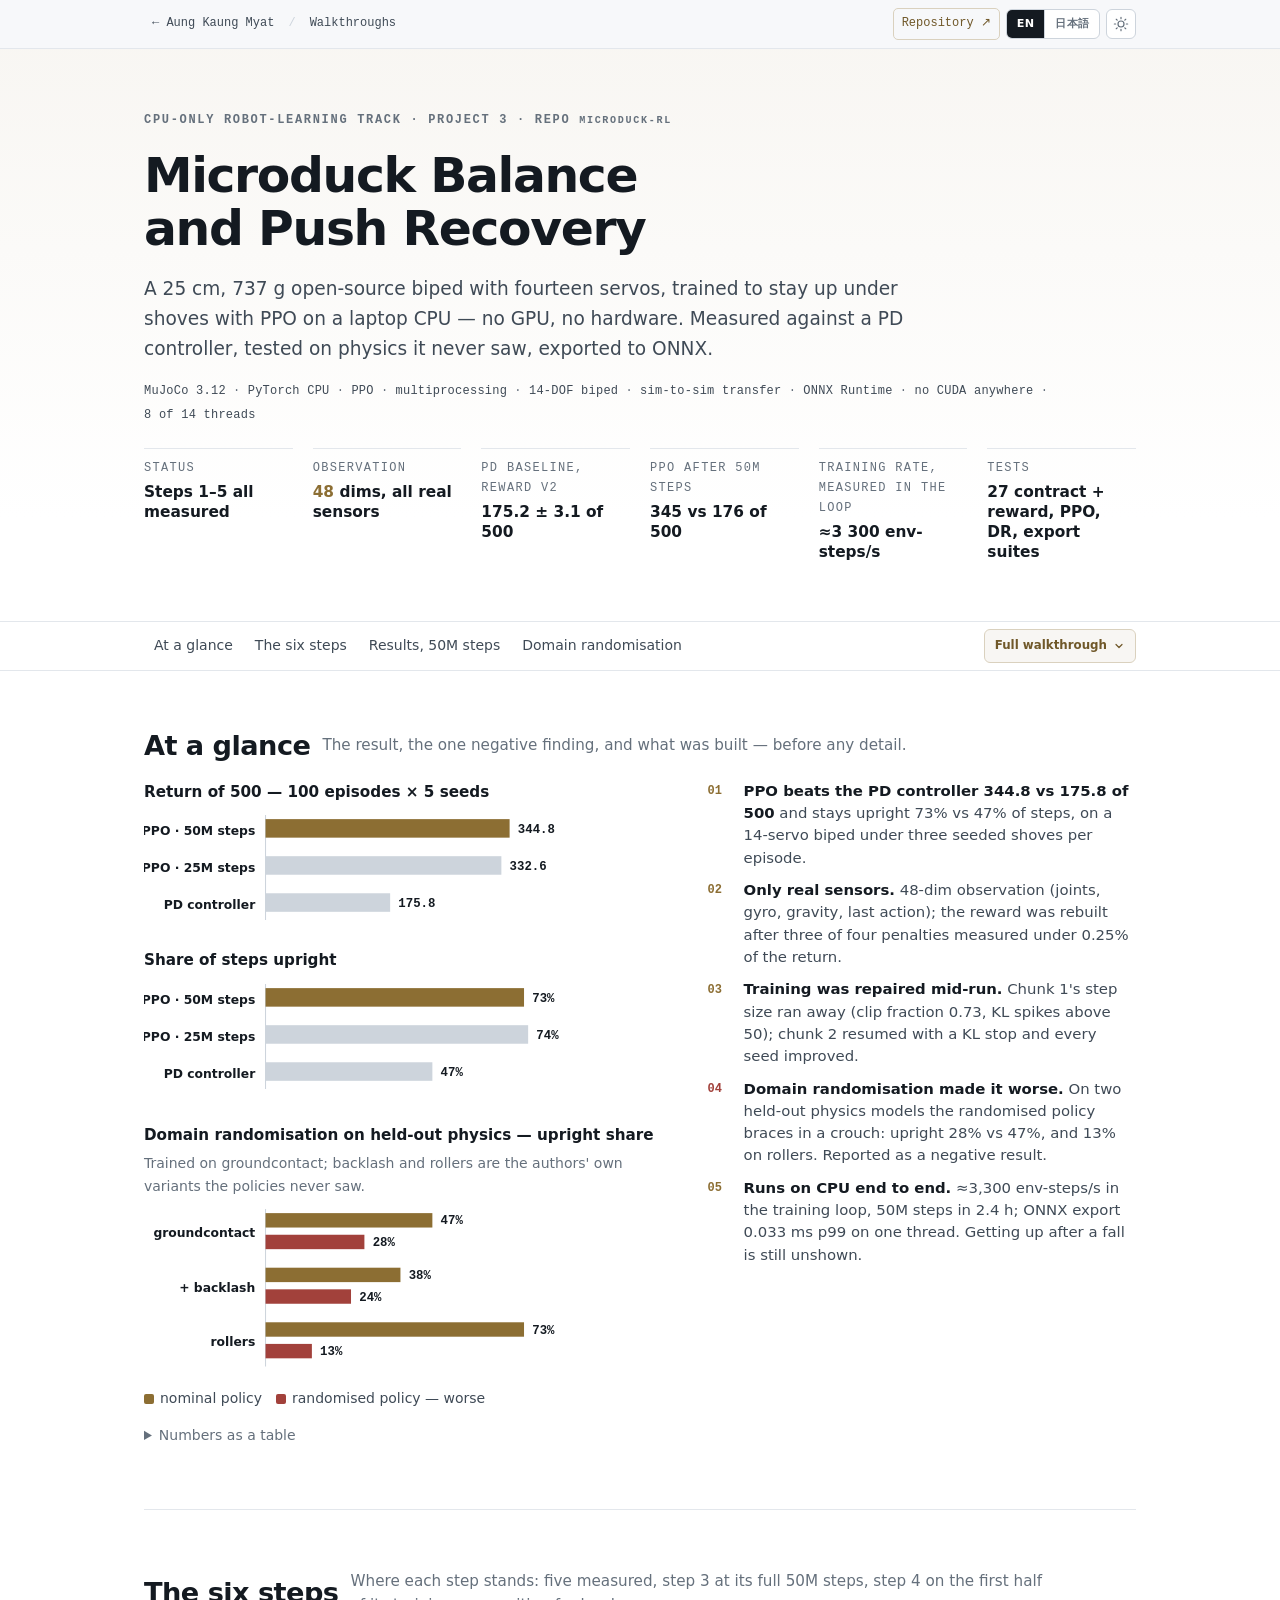
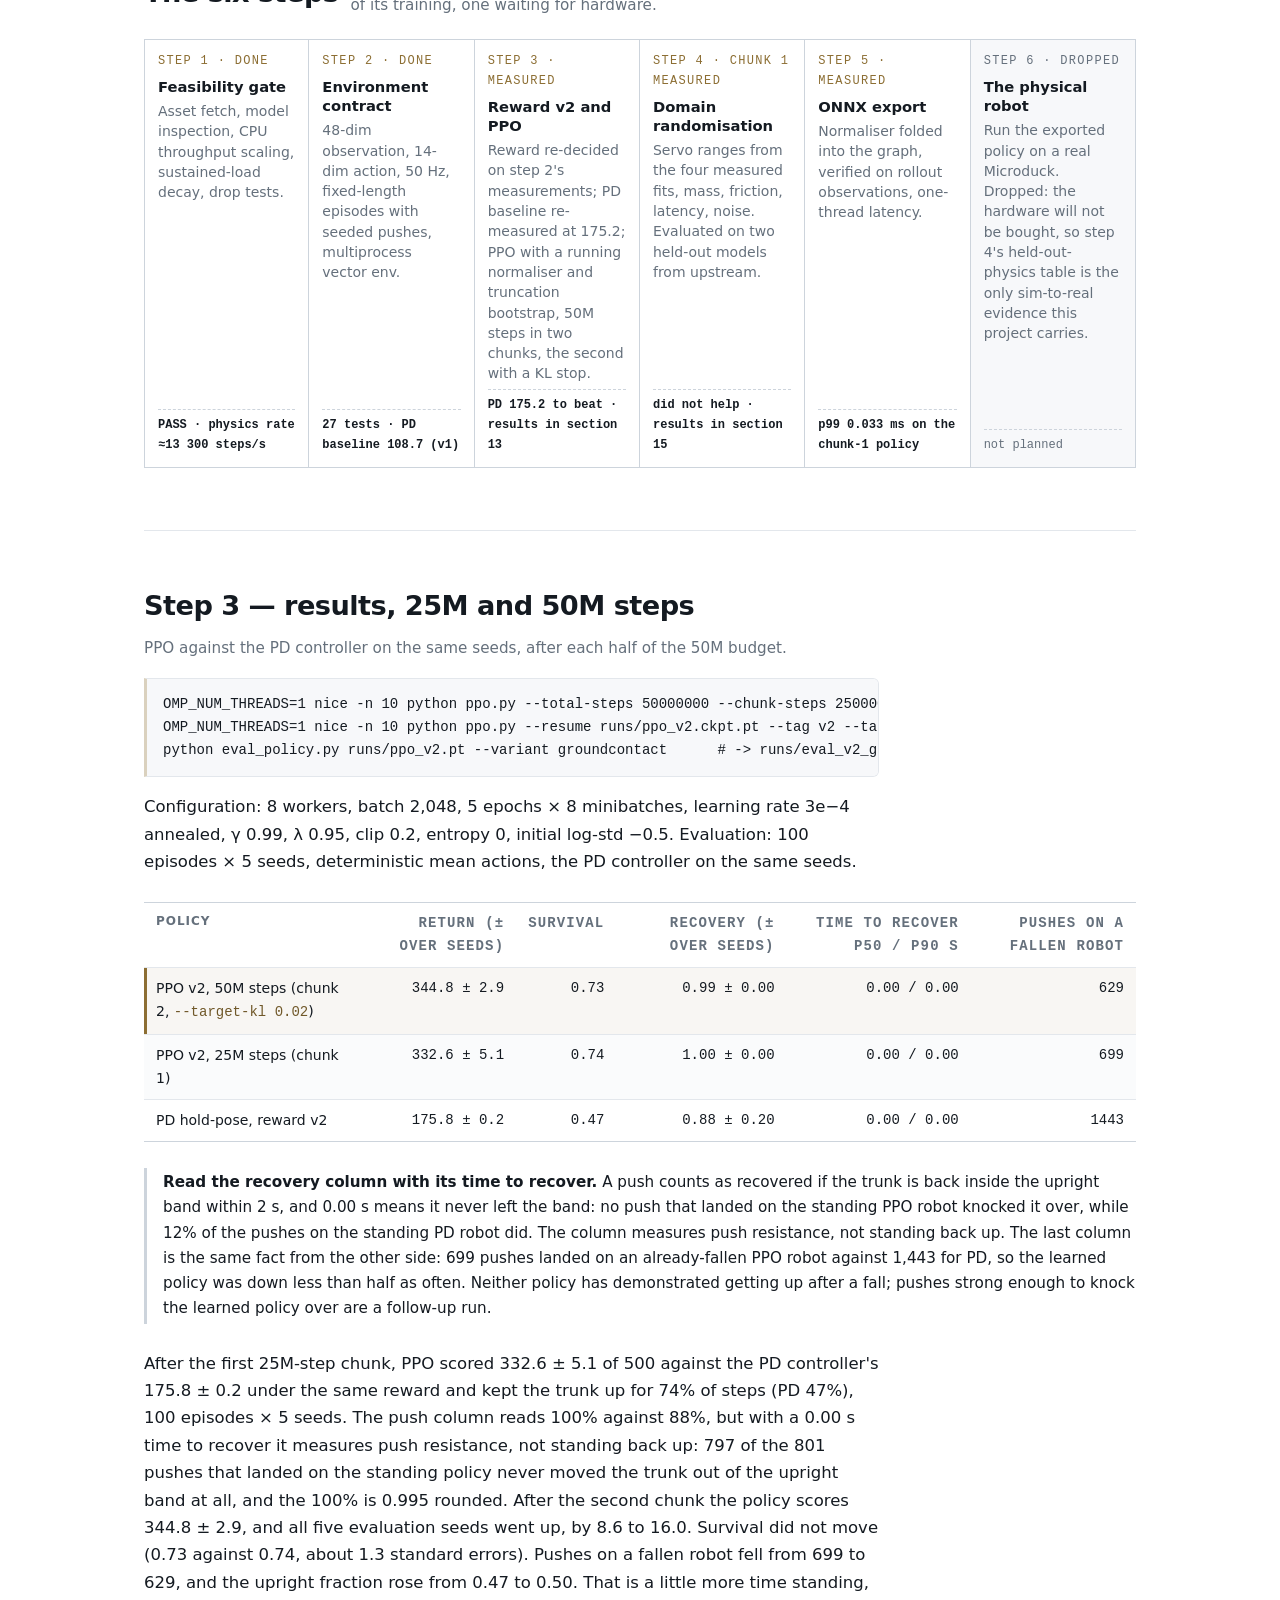
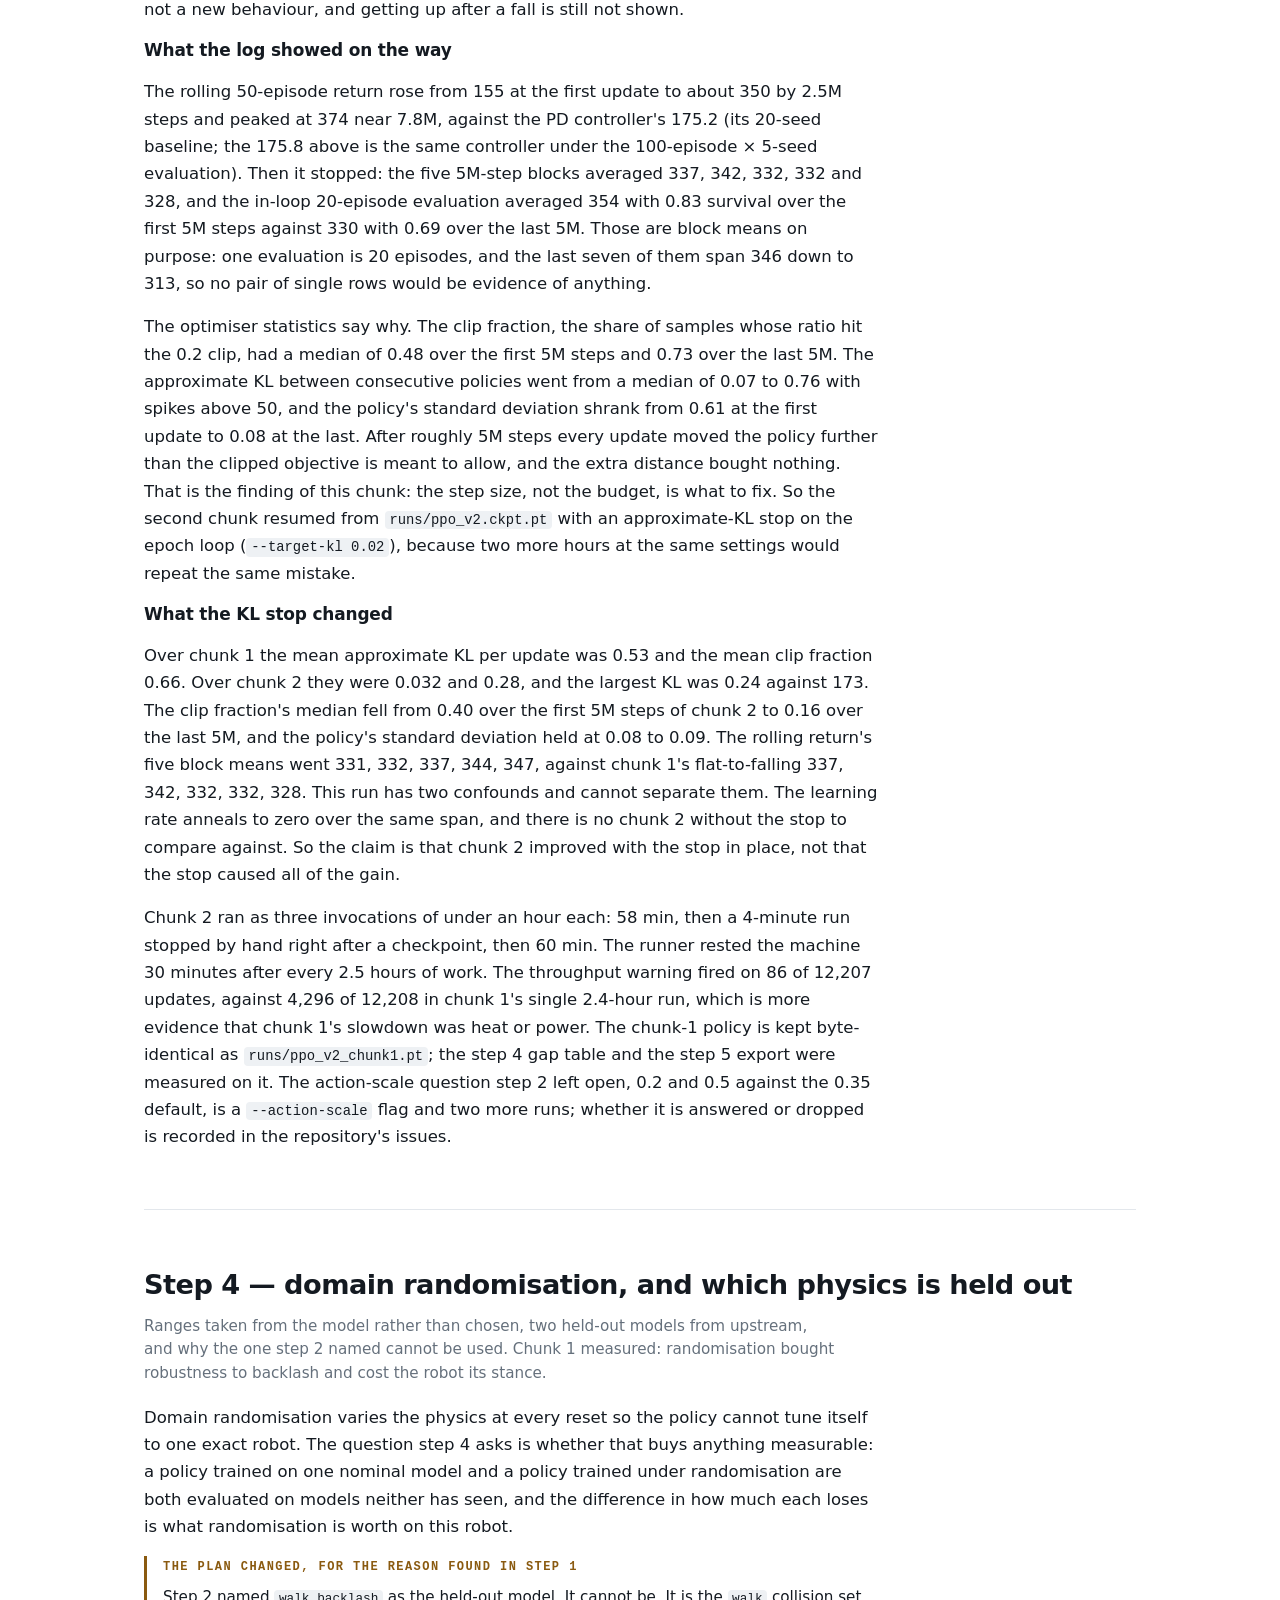
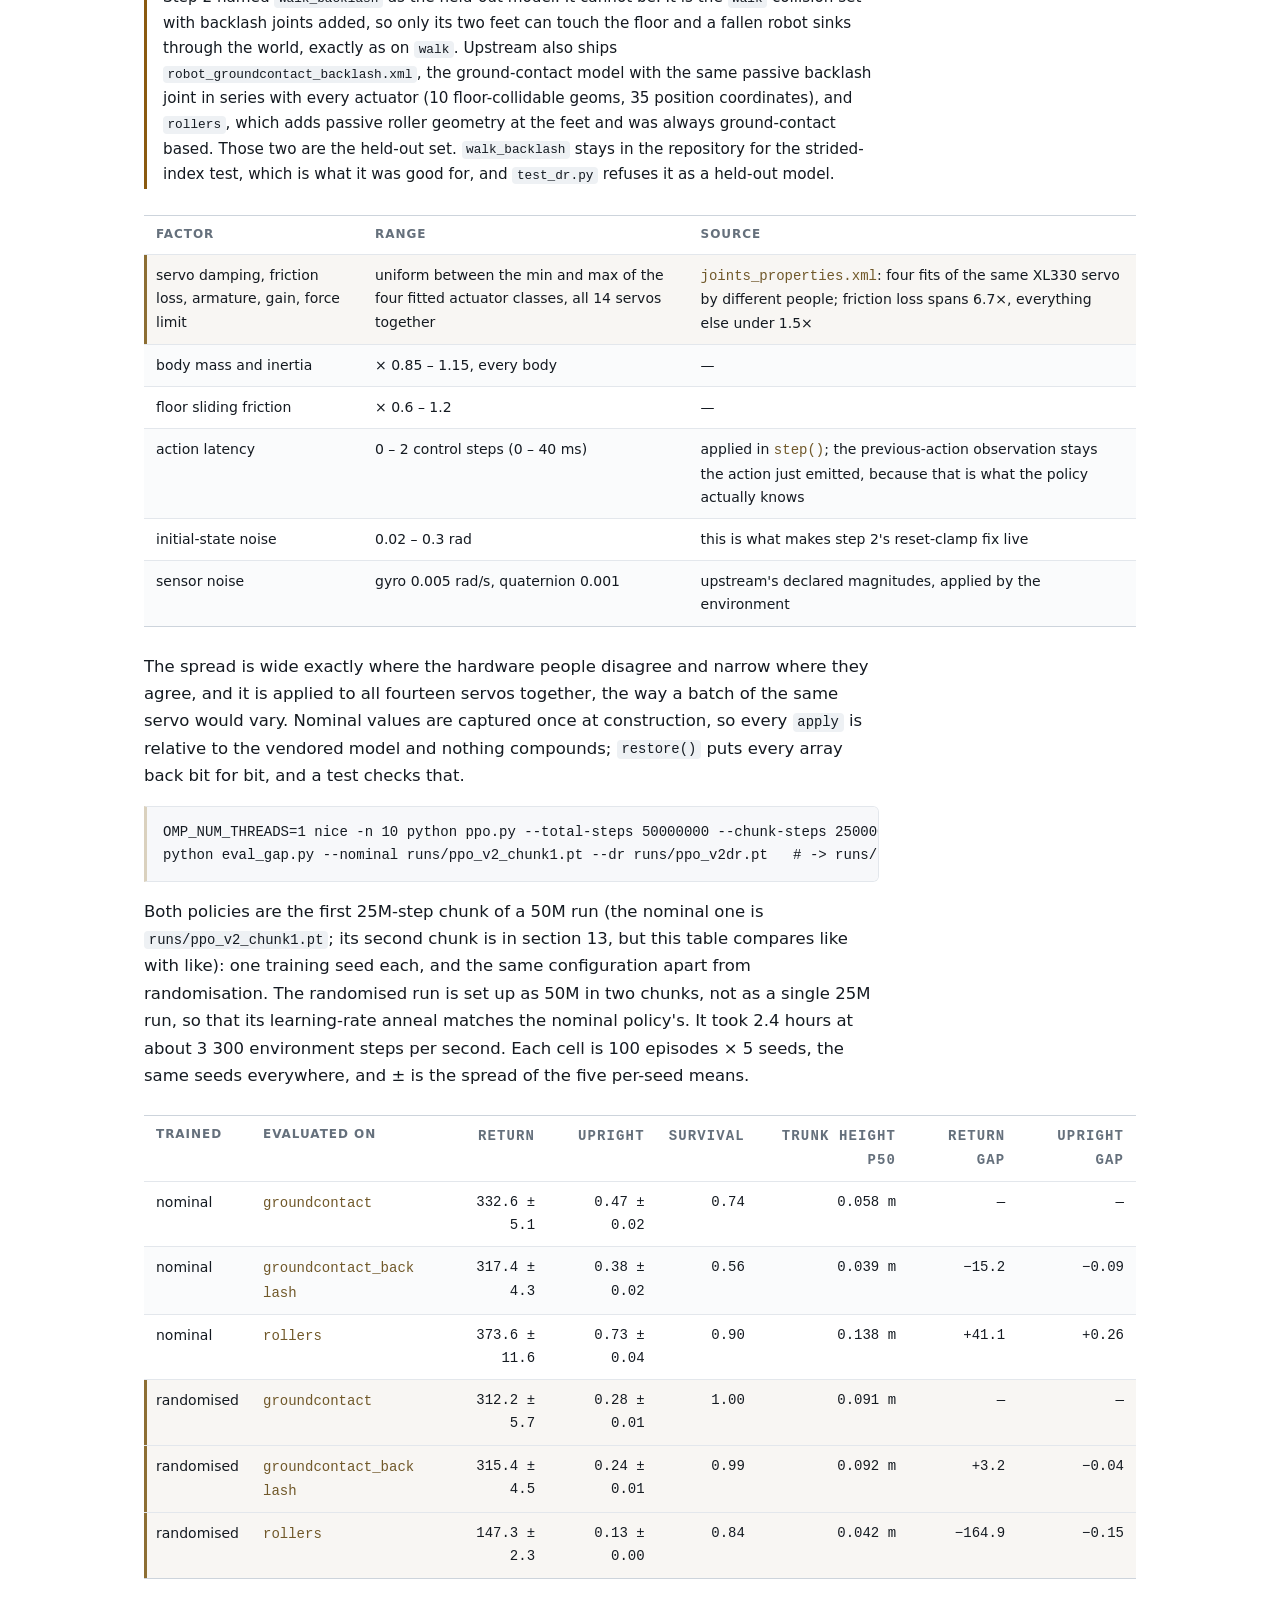
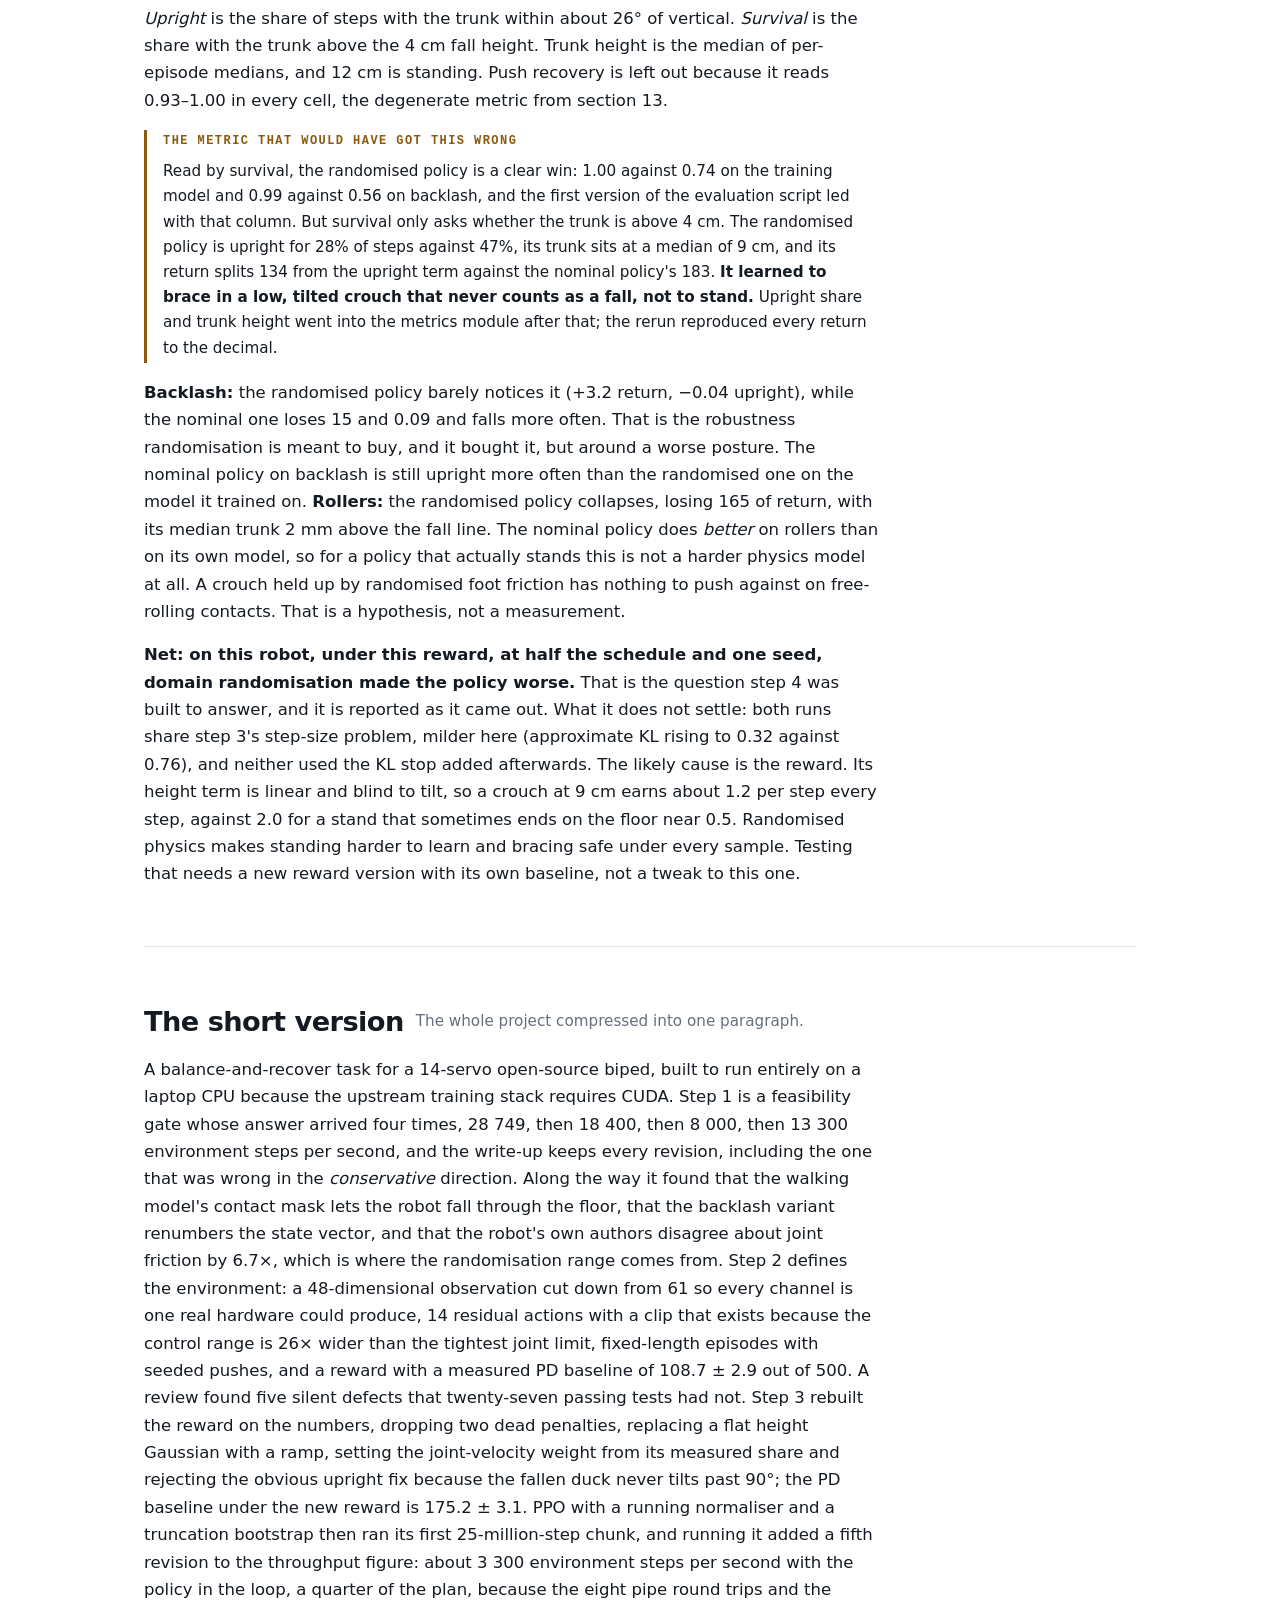
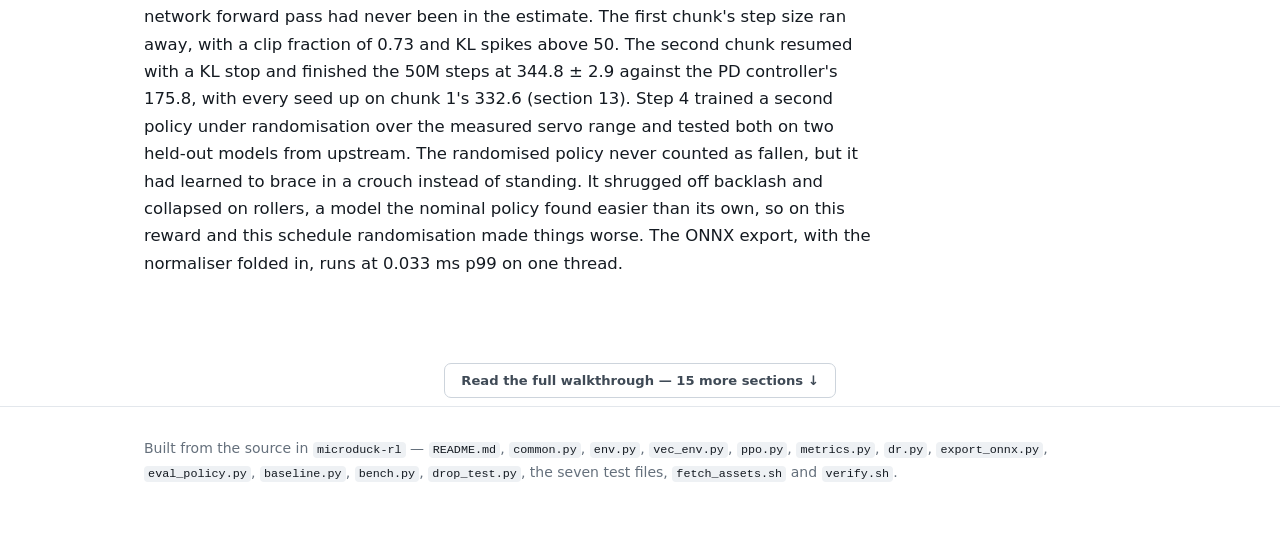
<file: projects/microduck-rl-cpu.html>
<!DOCTYPE html>
<html lang="en">
<head>
<meta charset="UTF-8">
<title>Moved: Microduck walkthrough</title>
<meta name="robots" content="noindex">
<link rel="canonical" href="https://aungkaung1928.github.io/projects/microduck-rl.html">
<meta http-equiv="refresh" content="0; url=microduck-rl.html">
<script>location.replace("microduck-rl.html" + location.hash);</script>
</head>
<body>
<p>This page moved with its repository, which is now called <code>microduck-rl</code>.
Continue to <a href="microduck-rl.html">the Microduck walkthrough</a>.</p>
</body>
</html>
</file>
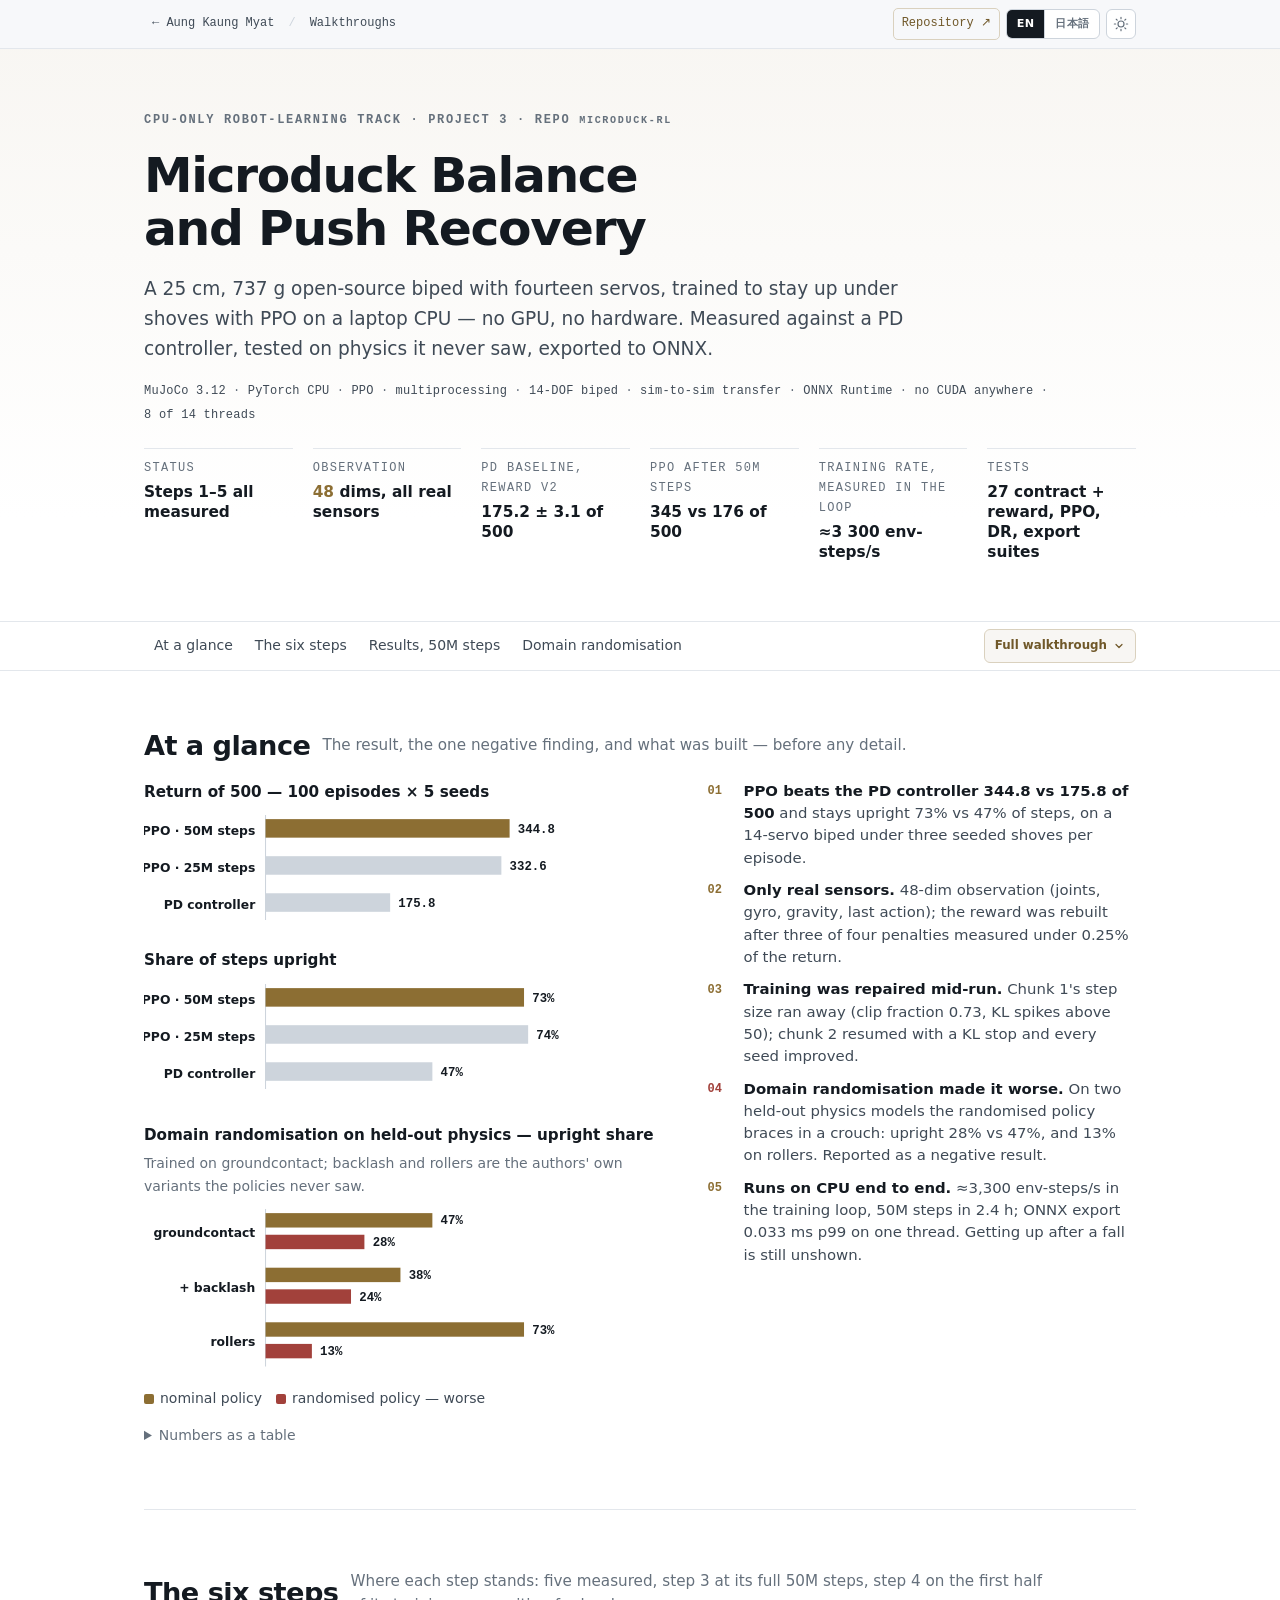
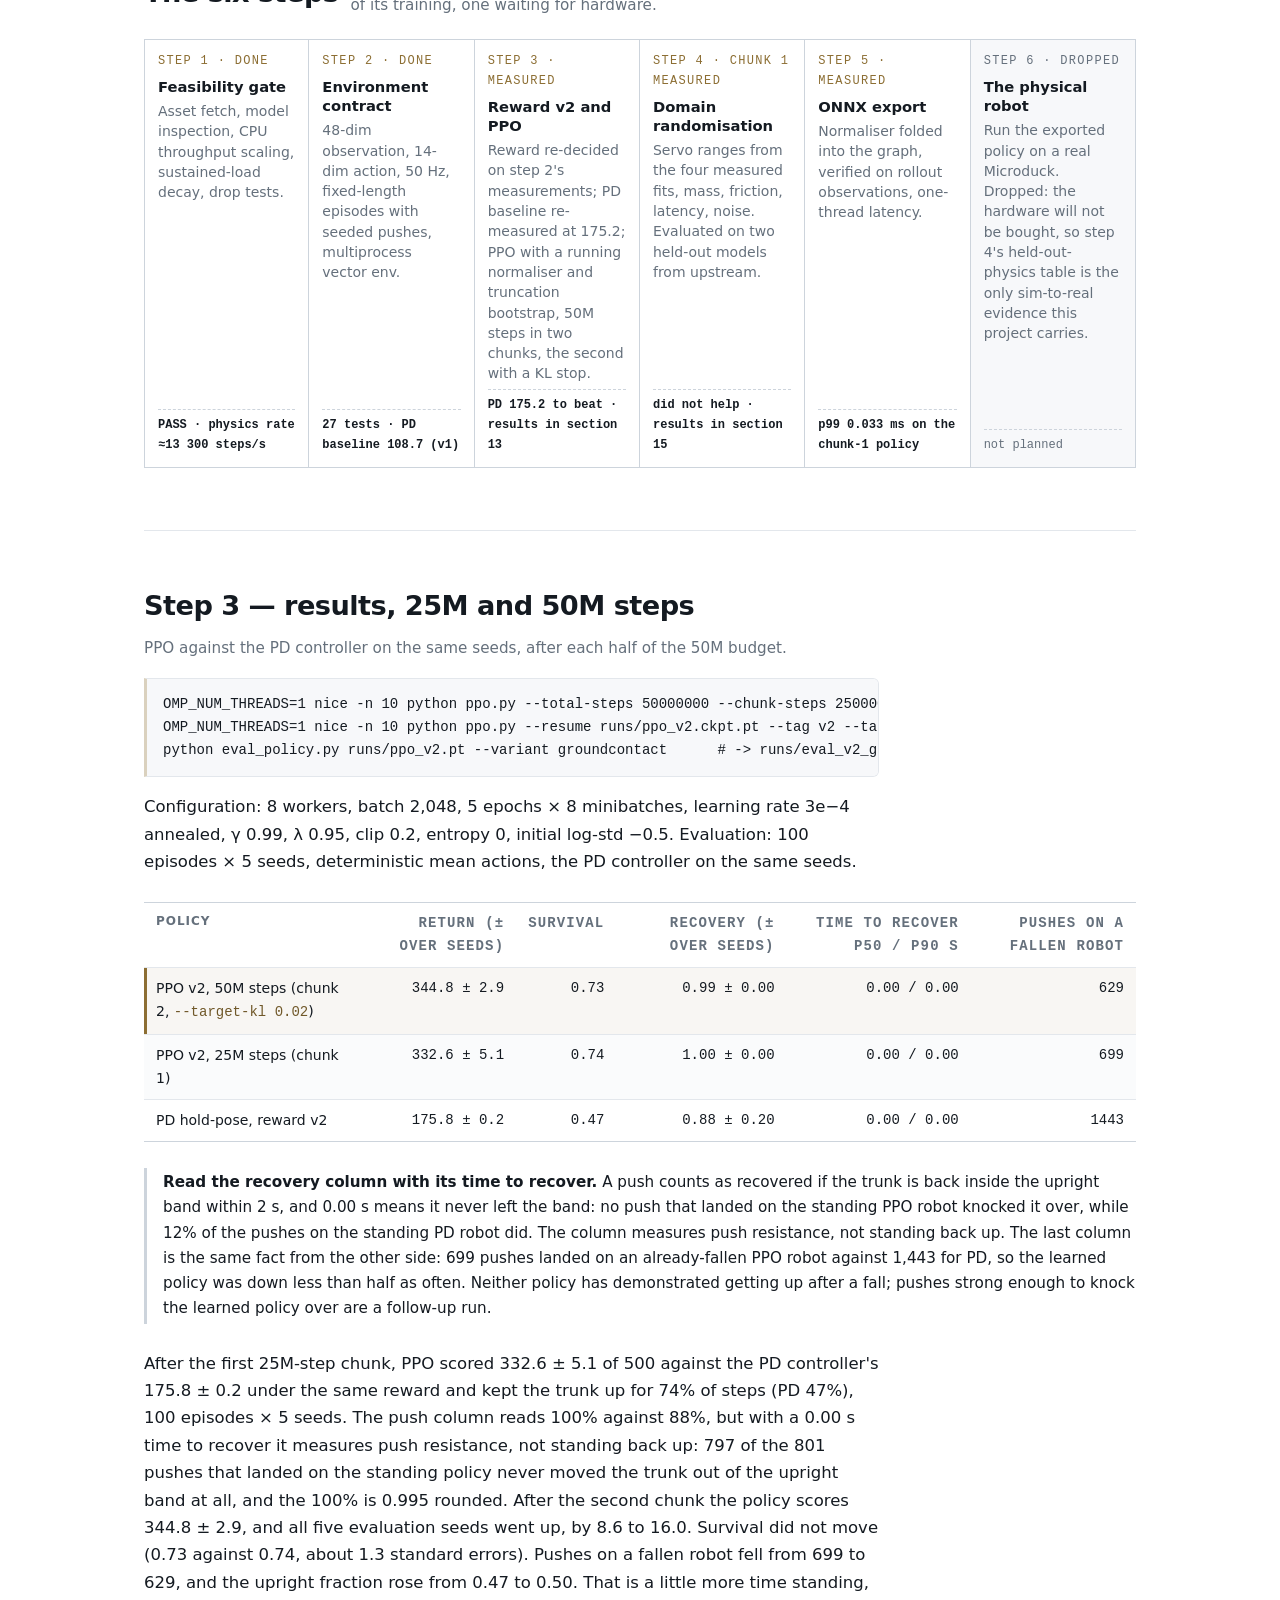
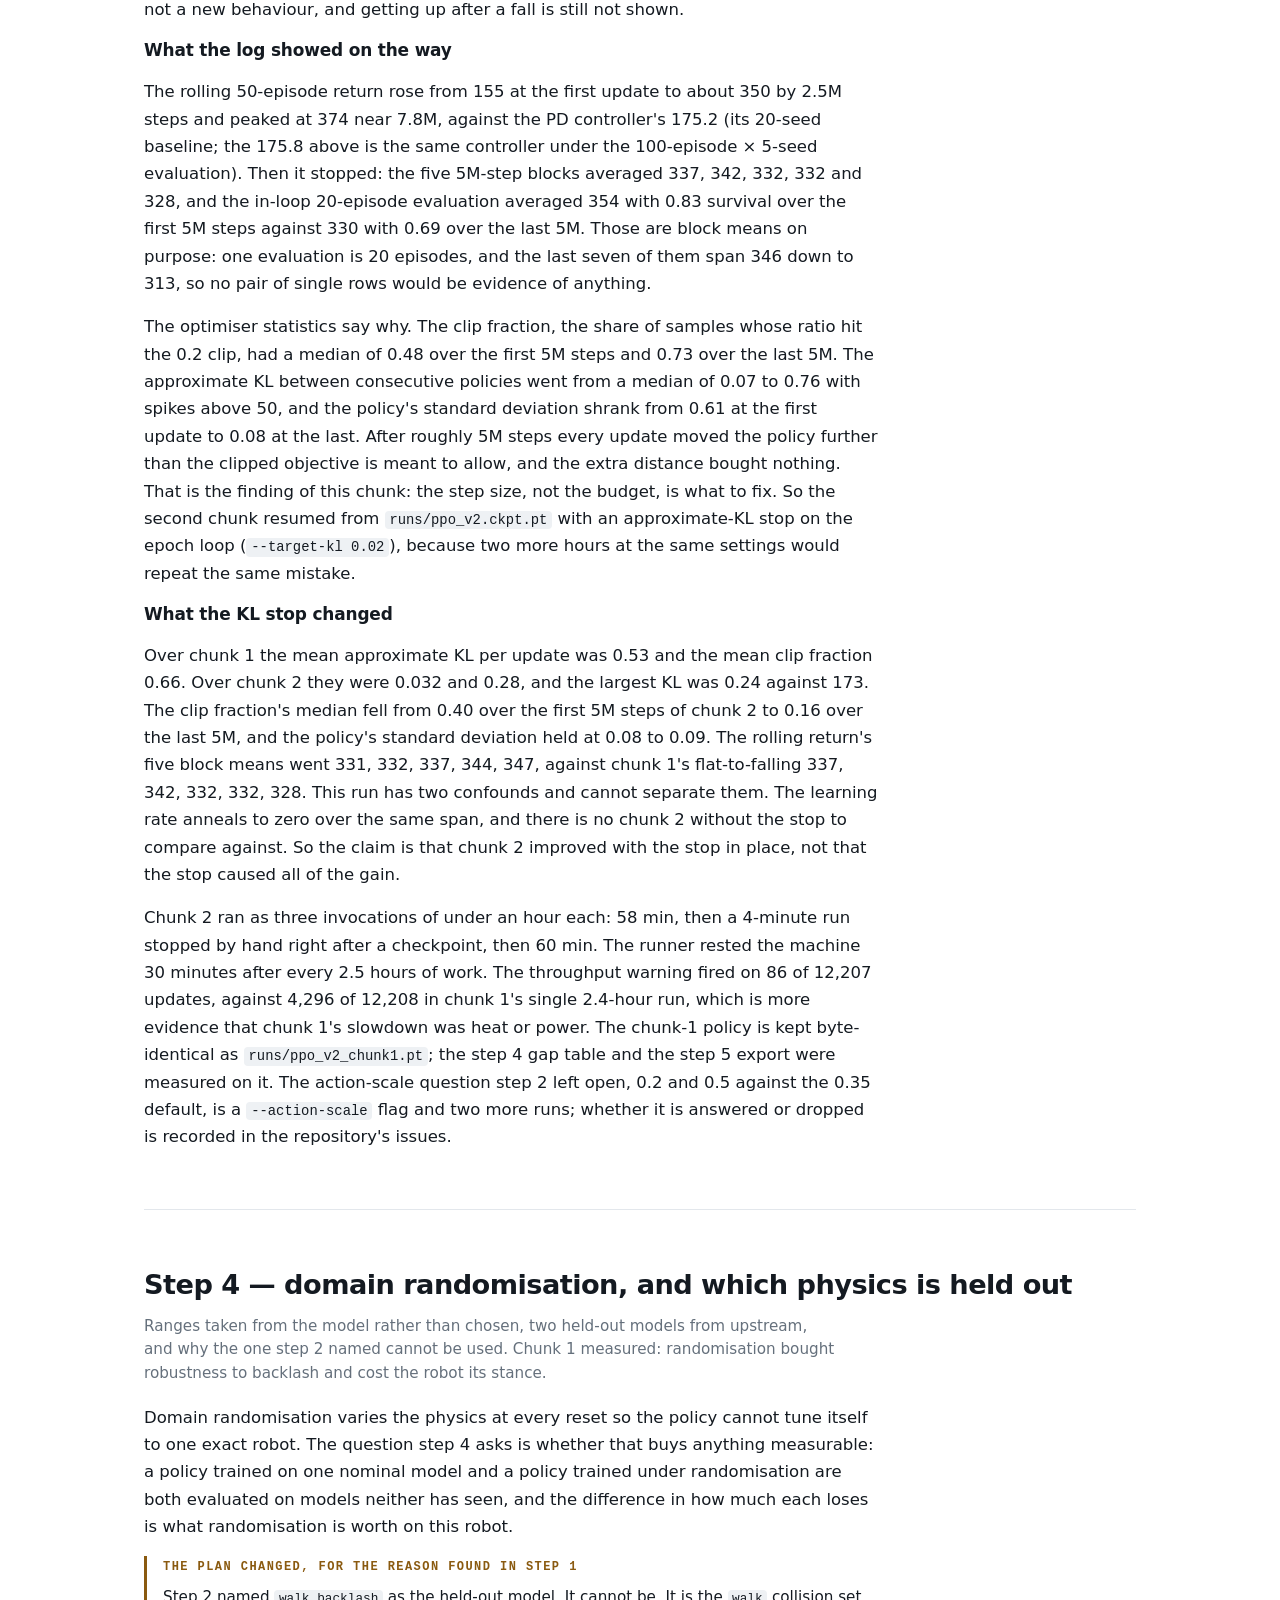
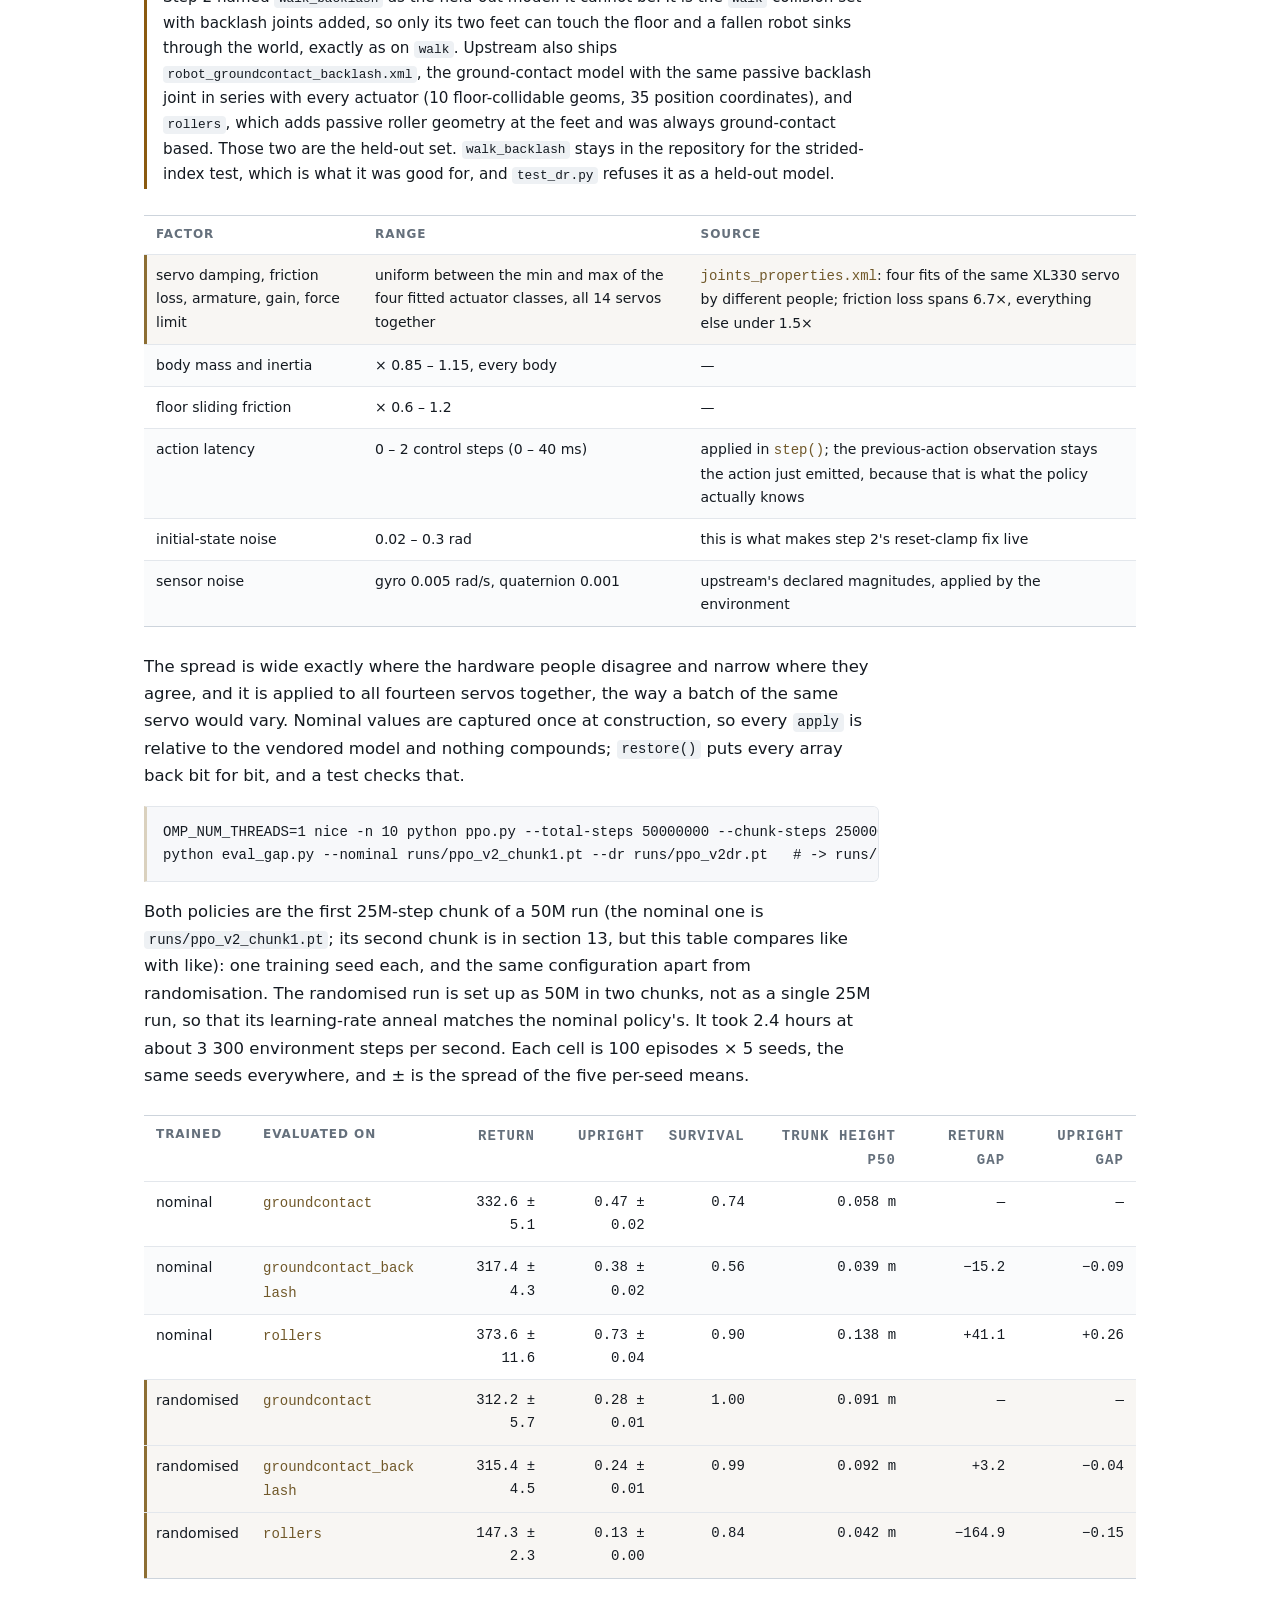
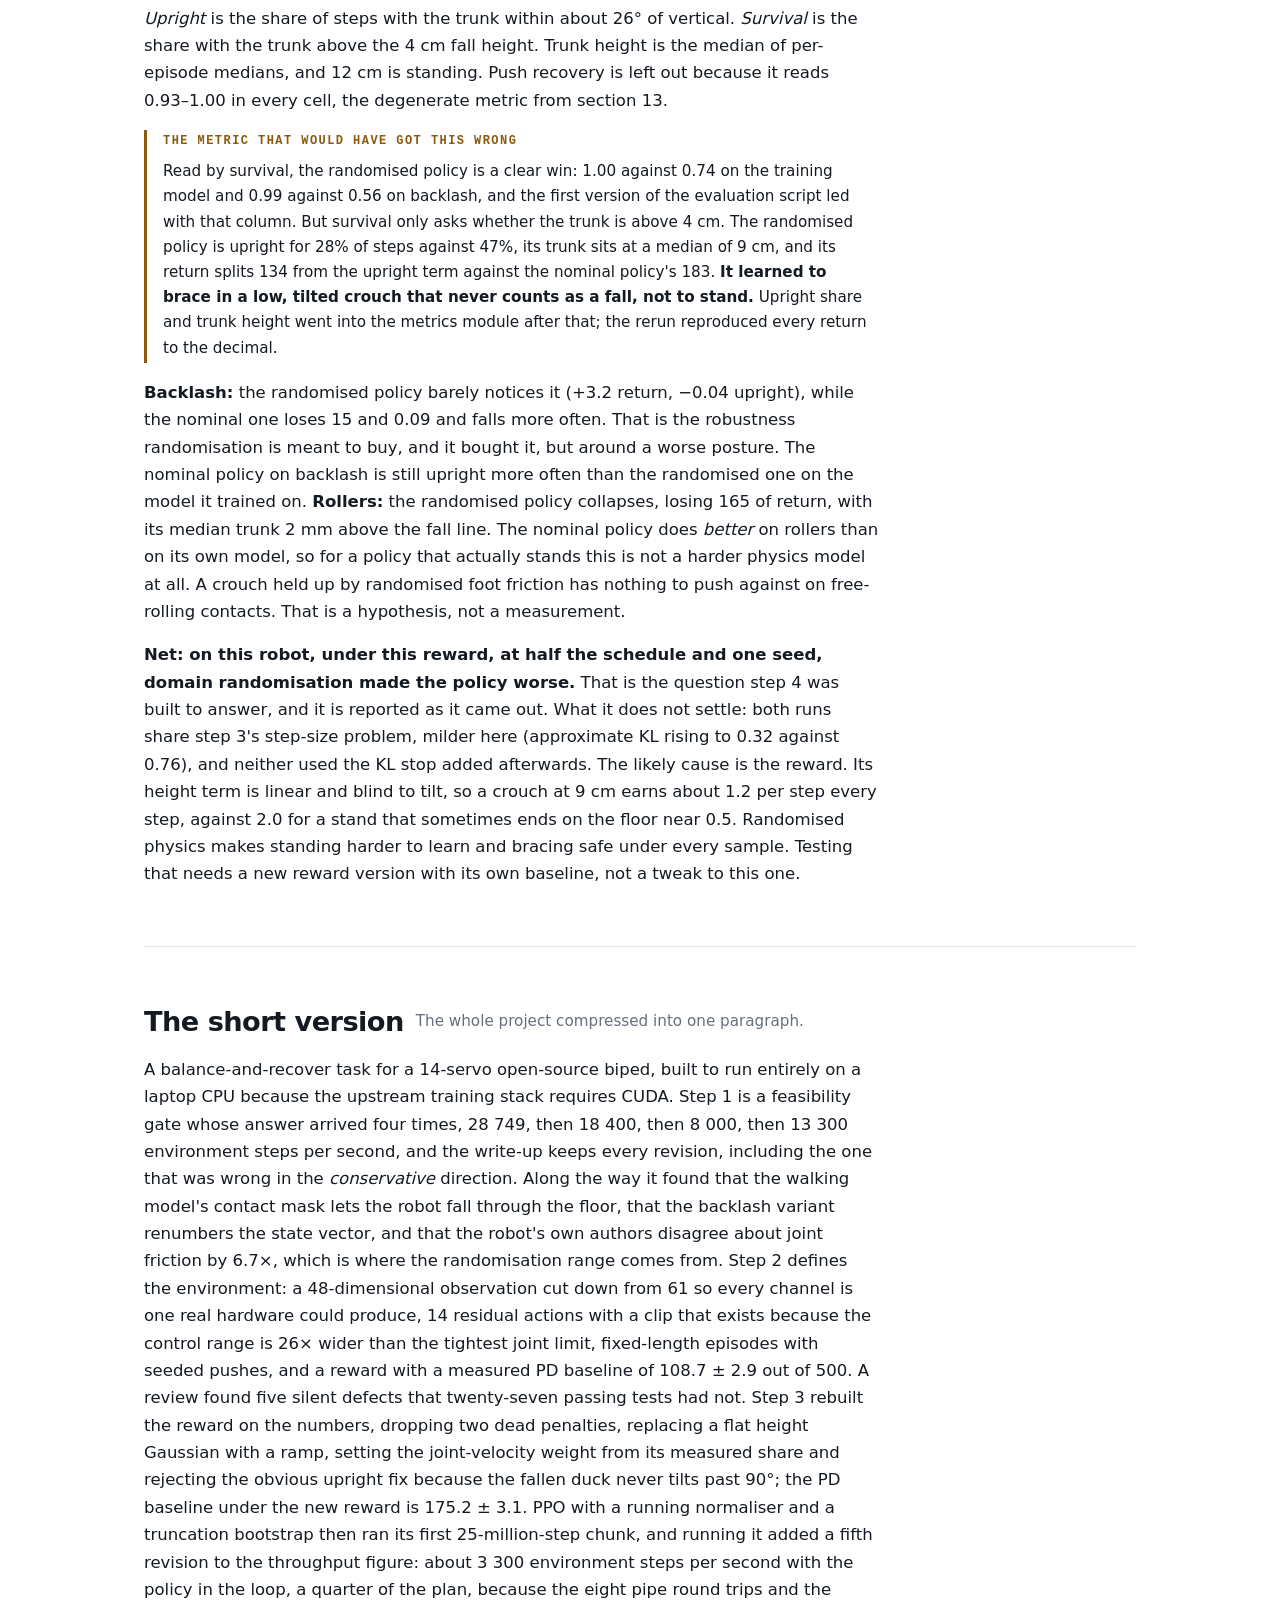
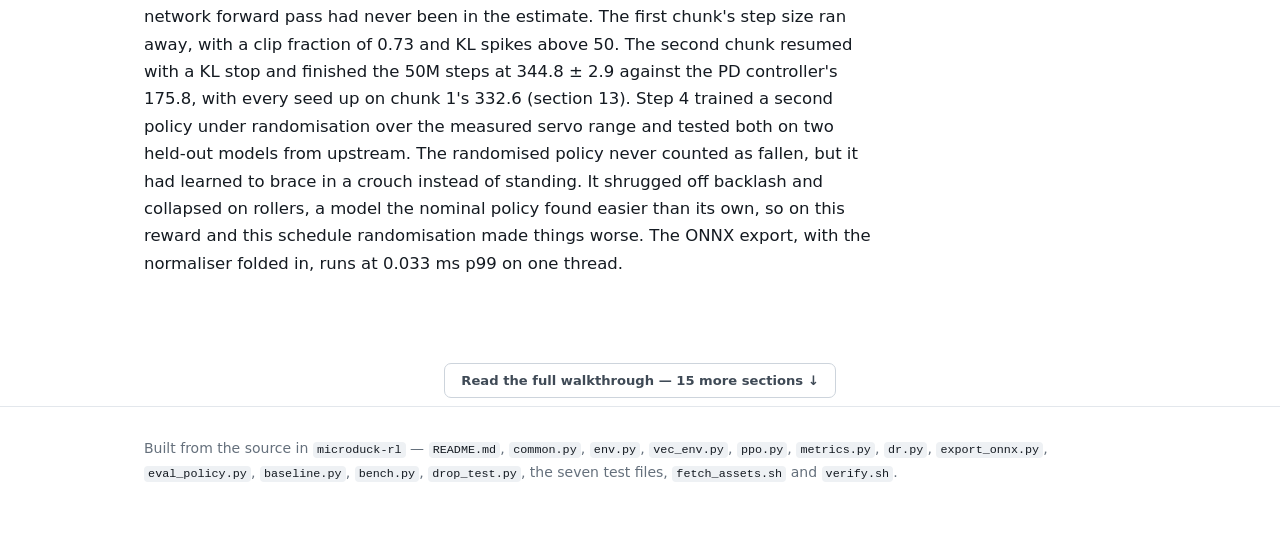
<file: projects/microduck-rl.html>
<!DOCTYPE html>
<html lang="en" style="--h:#8c6e33" data-title-ja="Microduck Balance and Push Recovery — Aung Kaung Myat">
<head>
<meta charset="UTF-8">
<meta name="viewport" content="width=device-width, initial-scale=1.0">
<title>Microduck Balance and Push Recovery — Aung Kaung Myat</title>
<meta name="description" content="A balance-and-recover policy for a 14-servo biped trained with PPO on a laptop CPU: the feasibility measurement, the 48-dimensional environment contract, the reward rebuilt from measurement, the PD baseline it has to beat, and the full 50M-step PPO run.">
<meta name="author" content="Aung Kaung Myat">
<link rel="canonical" href="https://aungkaung1928.github.io/projects/microduck-rl.html">
<meta property="og:type" content="article">
<meta property="og:url" content="https://aungkaung1928.github.io/projects/microduck-rl.html">
<meta property="og:title" content="Microduck Balance and Push Recovery">
<meta property="og:description" content="A balance-and-recover policy for a 14-servo biped trained with PPO on a laptop CPU: feasibility gate, environment contract, a reward rebuilt from measurement, the PD baseline, the full 50M-step PPO run.">
<meta property="og:image" content="https://aungkaung1928.github.io/img/og/microduck-rl.jpg">
<meta property="og:image:width" content="1200">
<meta property="og:image:height" content="630">
<meta property="og:image:alt" content="Walkthrough card: Microduck Balance and Push Recovery">
<meta name="twitter:card" content="summary_large_image">
<meta name="theme-color" content="#ffffff" media="(prefers-color-scheme: light)">
<meta name="theme-color" content="#0e1420" media="(prefers-color-scheme: dark)">
<link rel="icon" href="data:image/svg+xml,<svg xmlns='http://www.w3.org/2000/svg' viewBox='0 0 32 32'><rect width='32' height='32' rx='7' fill='%238c6e33'/><text x='16' y='22' font-family='monospace' font-size='16' font-weight='700' fill='%23fff' text-anchor='middle'>A</text></svg>">
<script>
(function(d){var l,t;try{l=new URLSearchParams(location.search).get('lang')}catch(e){}
try{if(l)localStorage.setItem('lang',l);else l=localStorage.getItem('lang');t=localStorage.getItem('theme')}catch(e){}
if(l==='ja'){d.setAttribute('data-lang','ja');d.lang='ja'}
if(t==='dark'||(!t&&matchMedia('(prefers-color-scheme: dark)').matches))d.classList.add('dark-mode')})(document.documentElement);
</script>
<link rel="stylesheet" href="wt.css">
</head>
<body>
<a class="skip" href="#main"><span lang="en">Skip to content</span><span lang="ja">本文へ移動</span></a>
<div class="sitebar"><div class="wrap sitebar-inner">
  <a href="../index.html">← Aung Kaung Myat</a><span class="sb-sep">/</span><a href="./"><span lang="en">Walkthroughs</span><span lang="ja">プロジェクト解説</span></a>
  <div class="sb-tools">
    <a class="sb-repo" href="https://github.com/AungKaung1928/microduck-rl" target="_blank" rel="noopener"><span lang="en">Repository ↗</span><span lang="ja">リポジトリ ↗</span></a>
    <div class="lang-switch" role="group" aria-label="Language / 言語"><button type="button" id="lang-en" data-set-lang="en" aria-pressed="true">EN</button><button type="button" id="lang-ja" data-set-lang="ja" aria-pressed="false">日本語</button></div>
    <button class="sb-theme" id="theme-toggle" type="button" aria-label="Toggle dark mode" title="Light / dark"><svg class="sun-icon" width="16" height="16" viewBox="0 0 24 24" fill="none" stroke="currentColor" stroke-width="1.8" stroke-linecap="round"><circle cx="12" cy="12" r="4.5"></circle><path d="M12 2v2M12 20v2M4.9 4.9l1.4 1.4M17.7 17.7l1.4 1.4M2 12h2M20 12h2M4.9 19.1l1.4-1.4M17.7 6.3l1.4-1.4"></path></svg><svg class="moon-icon" width="16" height="16" viewBox="0 0 24 24" fill="none" stroke="currentColor" stroke-width="1.8" stroke-linecap="round" stroke-linejoin="round"><path d="M21 12.79A9 9 0 1 1 11.21 3 7 7 0 0 0 21 12.79z"></path></svg></button>
  </div>
</div></div>
<div class="progress" aria-hidden="true"><i></i></div>
<header class="top">
  <div class="wrap head-inner">
    <div class="eyebrow"><span lang="en">CPU-only robot-learning track · project 3 · repo</span><span lang="ja">CPUのみのrobot learningトラック · プロジェクト3 · リポジトリ</span> <code style="background:none;padding:0;color:inherit">microduck-rl</code></div>
    <h1>Microduck Balance and Push Recovery</h1>
    <p class="deck" lang="en">A 25 cm, 737 g open-source biped with fourteen servos, trained to stay up under shoves with PPO on a laptop CPU — no GPU, no hardware. Measured against a PD controller, tested on physics it never saw, exported to ONNX.</p>
    <p class="deck" lang="ja">全高25 cm・重さ737 g、14サーボのオープンソース二足ロボットに、押されても立ち続ける動作をノートPCのCPUだけでPPO学習させました（GPUも実機もなし）。PD controllerと比較し、見たことのない物理モデルで検証し、ONNXへexportしています。</p>
    <div class="chips">
      <span class="chip">MuJoCo 3.12</span><span class="chip">PyTorch CPU</span><span class="chip">PPO</span>
      <span class="chip">multiprocessing</span><span class="chip">14-DOF biped</span><span class="chip">sim-to-sim transfer</span>
      <span class="chip">ONNX Runtime</span><span class="chip">no CUDA anywhere</span><span class="chip">8 of 14 threads</span>
    </div>
    <dl class="factgrid">
      <div class="fact"><dt><span lang="en">Status</span><span lang="ja">進捗</span></dt><dd><span lang="en">Steps 1–5 all measured</span><span lang="ja">Step 1–5 すべて計測済み</span></dd></div>
      <div class="fact"><dt><span lang="en">Observation</span><span lang="ja">Observation</span></dt><dd><em>48</em> <span lang="en">dims, all real sensors</span><span lang="ja">次元、すべて実機センサー</span></dd></div>
      <div class="fact"><dt><span lang="en">PD baseline, reward v2</span><span lang="ja">PD baseline（reward v2）</span></dt><dd>175.2 ± 3.1 <span lang="en">of 500</span><span lang="ja">／500点</span></dd></div>
      <div class="fact"><dt><span lang="en">PPO after 50M steps</span><span lang="ja">50M step後のPPO</span></dt><dd>345 vs 176 <span lang="en">of 500</span><span lang="ja">／500点</span></dd></div>
      <div class="fact"><dt><span lang="en">Training rate, measured in the loop</span><span lang="ja">学習ループ内で計測した速度</span></dt><dd>≈3 300 env-steps/s</dd></div>
      <div class="fact"><dt><span lang="en">Tests</span><span lang="ja">テスト</span></dt><dd><span lang="en">27 contract + reward, PPO, DR, export suites</span><span lang="ja">契約テスト27件 + reward・PPO・DR・exportの各スイート</span></dd></div>
    </dl>
  </div>
</header>

<nav class="jump">
  <div class="wrap jump-inner">
    <a href="#glance"><span lang="en">At a glance</span><span lang="ja">要点</span></a>
    <a href="#plain" data-depth="deep"><span lang="en">In plain words</span><span lang="ja">概要</span></a>
    <a href="#steps"><span lang="en">The six steps</span><span lang="ja">6つのステップ</span></a>
    <a href="#files" data-depth="deep"><span lang="en">Every file</span><span lang="ja">全ファイル</span></a>
    <a href="#gate" data-depth="deep"><span lang="en">The feasibility gate</span><span lang="ja">実現可能性の判定</span></a>
    <a href="#model" data-depth="deep"><span lang="en">Three model findings</span><span lang="ja">モデルの3つの発見</span></a>
    <a href="#drop" data-depth="deep"><span lang="en">Drop tests</span><span lang="ja">落下テスト</span></a>
    <a href="#contract" data-depth="deep"><span lang="en">The environment</span><span lang="ja">環境</span></a>
    <a href="#baseline" data-depth="deep"><span lang="en">The PD baseline</span><span lang="ja">PD baseline</span></a>
    <a href="#defects" data-depth="deep"><span lang="en">Five silent defects</span><span lang="ja">5つの潜在バグ</span></a>
    <a href="#risks" data-depth="deep"><span lang="en">Three open risks</span><span lang="ja">3つの未解決リスク</span></a>
    <a href="#reward" data-depth="deep"><span lang="en">The reward decision</span><span lang="ja">rewardの決定</span></a>
    <a href="#ppo" data-depth="deep"><span lang="en">The training loop</span><span lang="ja">学習ループ</span></a>
    <a href="#results"><span lang="en">Results, 50M steps</span><span lang="ja">結果（50M step）</span></a>
    <a href="#rate" data-depth="deep"><span lang="en">The fifth revision</span><span lang="ja">5回目の修正</span></a>
    <a href="#dr"><span lang="en">Domain randomisation</span><span lang="ja">Domain randomisation</span></a>
    <a href="#onnx" data-depth="deep"><span lang="en">ONNX export</span><span lang="ja">ONNX export</span></a>
    <a href="#cpp" data-depth="deep"><span lang="en">The C++ sibling</span><span lang="ja">C++版</span></a>
    <a href="#run" data-depth="deep"><span lang="en">Running it</span><span lang="ja">実行方法</span></a>
      <button type="button" id="jump-toggle" class="jump-toggle" aria-expanded="false"><span class="off"><span lang="en">Full walkthrough</span><span lang="ja">全文を表示</span></span><span class="on"><span lang="en">Key sections only</span><span lang="ja">要点のみ</span></span><svg width="12" height="12" viewBox="0 0 24 24" fill="none" stroke="currentColor" stroke-width="2.4" stroke-linecap="round" stroke-linejoin="round"><path d="M6 9l6 6 6-6"/></svg></button>
  </div>
</nav>

<main class="wrap" id="main">

<section id="glance">
  <div class="sec-head"><span class="sec-num">00</span><h2><span lang="en">At a glance</span><span lang="ja">要点</span></h2><p class="sec-sub"><span lang="en">The result, the one negative finding, and what was built — before any detail.</span><span lang="ja">結果と、1つのネガティブな発見と、作ったもの。詳細はその後で。</span></p></div>
  <div class="glance">
    <div class="glance-visual">
      <div class="vtitle"><span lang="en">Return of 500 — 100 episodes × 5 seeds</span><span lang="ja">return（500点満点）— 100 episodes × 5 seeds</span></div>
      <svg class="viz" viewBox="0 0 520 112" role="img" aria-label="bar chart"><line class="axis" x1="118" y1="0" x2="118" y2="102"/><text x="108" y="19.0" text-anchor="end" class="lbl" lang="en">PPO · 50M steps</text><text x="108" y="19.0" text-anchor="end" class="lbl" lang="ja">PPO · 50M step</text><rect class="bar " x="118" y="4" width="237" height="18" rx="0"><title>PPO v2, 50M steps: 344.8 ± 2.9 of 500</title></rect><text x="363" y="17.0" class="lbl num">344.8</text><text x="108" y="55.0" text-anchor="end" class="lbl" lang="en">PPO · 25M steps</text><text x="108" y="55.0" text-anchor="end" class="lbl" lang="ja">PPO · 25M step</text><rect class="bar ref" x="118" y="40" width="229" height="18" rx="0"><title>PPO v2, 25M steps (chunk 1): 332.6 ± 5.1</title></rect><text x="355" y="53.0" class="lbl num">332.6</text><text x="108" y="91.0" text-anchor="end" class="lbl" lang="en">PD controller</text><text x="108" y="91.0" text-anchor="end" class="lbl" lang="ja">PD controller</text><rect class="bar ref" x="118" y="76" width="121" height="18" rx="0"><title>PD hold-pose, reward v2: 175.8 ± 0.2</title></rect><text x="247" y="89.0" class="lbl num">175.8</text></svg>
      <div class="vtitle" style="margin-top:8px"><span lang="en">Share of steps upright</span><span lang="ja">直立していたstepの割合</span></div>
      <svg class="viz" viewBox="0 0 520 112" role="img" aria-label="bar chart"><line class="axis" x1="118" y1="0" x2="118" y2="102"/><text x="108" y="19.0" text-anchor="end" class="lbl" lang="en">PPO · 50M steps</text><text x="108" y="19.0" text-anchor="end" class="lbl" lang="ja">PPO · 50M step</text><rect class="bar " x="118" y="4" width="251" height="18" rx="0"><title>upright 73% of steps</title></rect><text x="377" y="17.0" class="lbl num">73%</text><text x="108" y="55.0" text-anchor="end" class="lbl" lang="en">PPO · 25M steps</text><text x="108" y="55.0" text-anchor="end" class="lbl" lang="ja">PPO · 25M step</text><rect class="bar ref" x="118" y="40" width="255" height="18" rx="0"><title>upright 74% of steps</title></rect><text x="381" y="53.0" class="lbl num">74%</text><text x="108" y="91.0" text-anchor="end" class="lbl" lang="en">PD controller</text><text x="108" y="91.0" text-anchor="end" class="lbl" lang="ja">PD controller</text><rect class="bar ref" x="118" y="76" width="162" height="18" rx="0"><title>upright 47% of steps</title></rect><text x="288" y="89.0" class="lbl num">47%</text></svg>
      <div class="vtitle" style="margin-top:14px"><span lang="en">Domain randomisation on held-out physics — upright share</span><span lang="ja">held-out physicsでのdomain randomisation — 直立割合</span></div>
      <div class="vsub"><span lang="en">Trained on groundcontact; backlash and rollers are the authors' own variants the policies never saw.</span><span lang="ja">学習はgroundcontactモデル。backlashとrollersは作者が公開する別モデルで、policyは一度も見ていません。</span></div>
      <svg class="viz" viewBox="0 0 520 163" role="img" aria-label="bar chart"><line class="axis" x1="118" y1="0" x2="118" y2="153"/><text x="108" y="27.5" text-anchor="end" class="lbl" lang="en">groundcontact</text><text x="108" y="27.5" text-anchor="end" class="lbl" lang="ja">groundcontact</text><rect class="bar " x="118" y="4" width="162" height="14" rx="0"><title>nominal policy, training model: upright 47%</title></rect><text x="288" y="15.0" class="lbl num">47%</text><rect class="bar neg" x="118" y="25" width="96" height="14" rx="0"><title>randomised policy: upright 28%</title></rect><text x="222" y="36.0" class="lbl num">28%</text><text x="108" y="80.5" text-anchor="end" class="lbl" lang="en">+ backlash</text><text x="108" y="80.5" text-anchor="end" class="lbl" lang="ja">+ backlash</text><rect class="bar " x="118" y="57" width="131" height="14" rx="0"><title>nominal policy on held-out backlash model: 38%</title></rect><text x="257" y="68.0" class="lbl num">38%</text><rect class="bar neg" x="118" y="78" width="83" height="14" rx="0"><title>randomised policy: 24%</title></rect><text x="209" y="89.0" class="lbl num">24%</text><text x="108" y="133.5" text-anchor="end" class="lbl" lang="en">rollers</text><text x="108" y="133.5" text-anchor="end" class="lbl" lang="ja">rollers</text><rect class="bar " x="118" y="110" width="251" height="14" rx="0"><title>nominal policy on held-out rollers model: 73%</title></rect><text x="377" y="121.0" class="lbl num">73%</text><rect class="bar neg" x="118" y="131" width="45" height="14" rx="0"><title>randomised policy: 13%</title></rect><text x="171" y="142.0" class="lbl num">13%</text></svg>
      <div class="legend"><span><span lang="en">nominal policy</span><span lang="ja">通常のpolicy</span></span><span class="neg"><span lang="en">randomised policy — worse</span><span lang="ja">ランダム化したpolicy — 悪化</span></span></div>
      <details class="tbl"><summary><span lang="en">Numbers as a table</span><span lang="ja">数値を表で見る</span></summary>
        <div class="tablewrap"><table><thead><tr><th><span lang="en">Policy</span><span lang="ja">Policy</span></th><th class="num"><span lang="en">return</span><span lang="ja">return</span></th><th class="num"><span lang="en">upright</span><span lang="ja">直立</span></th></tr></thead>
        <tbody><tr class="hl"><td>PPO · 50M</td><td class="num">344.8 ± 2.9</td><td class="num">0.73</td></tr><tr><td>PPO · 25M</td><td class="num">332.6 ± 5.1</td><td class="num">0.74</td></tr><tr><td>PD</td><td class="num">175.8 ± 0.2</td><td class="num">0.47</td></tr>
        <tr><td><span lang="en">nominal / randomised on groundcontact</span><span lang="ja">通常 / ランダム化（groundcontact）</span></td><td class="num">332.6 / 312.2</td><td class="num">0.47 / 0.28</td></tr>
        <tr><td><span lang="en">… on backlash</span><span lang="ja">… backlash</span></td><td class="num">317.4 / 315.4</td><td class="num">0.38 / 0.24</td></tr>
        <tr><td><span lang="en">… on rollers</span><span lang="ja">… rollers</span></td><td class="num">373.6 / 147.3</td><td class="num">0.73 / 0.13</td></tr></tbody></table></div></details>
    </div>
    <ul class="keypoints">
      <li><b>01</b><span lang="en"><strong>PPO beats the PD controller 344.8 vs 175.8 of 500</strong> and stays upright 73% vs 47% of steps, on a 14-servo biped under three seeded shoves per episode.</span><span lang="ja"><strong>PPOがPD controllerを上回る：500点中344.8 vs 175.8</strong>。直立割合は73% vs 47%。14サーボの二足ロボットに、1 episodeあたり3回の押しを与えた条件。</span></li>
      <li><b>02</b><span lang="en"><strong>Only real sensors.</strong> 48-dim observation (joints, gyro, gravity, last action); the reward was rebuilt after three of four penalties measured under 0.25% of the return.</span><span lang="ja"><strong>入力は実機センサーの値のみ。</strong>48次元のobservation（関節・ジャイロ・重力・直前のaction）。rewardは、4つのpenaltyのうち3つがreturnの0.25%未満と計測されたため再設計。</span></li>
      <li><b>03</b><span lang="en"><strong>Training was repaired mid-run.</strong> Chunk 1's step size ran away (clip fraction 0.73, KL spikes above 50); chunk 2 resumed with a KL stop and every seed improved.</span><span lang="ja"><strong>学習は途中で修正。</strong>chunk 1でstep sizeが暴走（clip fraction 0.73、KLが50超）。chunk 2はKL stopを入れて再開し、全seedで改善。</span></li>
      <li class="neg"><b>04</b><span lang="en"><strong>Domain randomisation made it worse.</strong> On two held-out physics models the randomised policy braces in a crouch: upright 28% vs 47%, and 13% on rollers. Reported as a negative result.</span><span lang="ja"><strong>Domain randomisationは悪化。</strong>2つのheld-out物理モデルで、ランダム化したpolicyはしゃがんで踏ん張る挙動に：直立28% vs 47%、rollersでは13%。ネガティブな結果としてそのまま報告。</span></li>
      <li><b>05</b><span lang="en"><strong>Runs on CPU end to end.</strong> ≈3,300 env-steps/s in the training loop, 50M steps in 2.4 h; ONNX export 0.033 ms p99 on one thread. Getting up after a fall is still unshown.</span><span lang="ja"><strong>すべてCPUで完結。</strong>学習ループで約3,300 env-steps/s、50M stepを2.4時間。ONNX exportは1スレッドでp99 0.033 ms。転倒後の起き上がりは未達成。</span></li>
    </ul>
  </div>
</section>

<section id="plain" data-depth="deep">
  <div class="sec-head"><span class="sec-num">01</span><h2><span lang="en">In plain words</span><span lang="ja">概要</span></h2><p class="sec-sub" lang="en">Teaching a small biped to stay up and get back up, on a laptop CPU, after checking that it is possible at all.</p><p class="sec-sub" lang="ja">小型二足ロボットに「倒れずに立ち続け、倒れたら起き上がる」ことをノートPCのCPUで学習させます。まず、それがそもそも可能かを確かめてから始めます。</p></div>
  <div class="stack prose">
    <p lang="en">The Microduck is a small open-source walking robot. Its authors publish the physics model, the meshes,
      and a training setup — which requires a CUDA GPU, because that is how modern robot-learning frameworks
      run thousands of simulated robots in parallel.</p>
    <p lang="ja">Microduckは小型のオープンソース歩行ロボットです。作者は物理モデル、メッシュ、学習環境を公開していますが、
      その学習環境にはCUDA GPUが必要です。最近のrobot learningフレームワークは、GPU上で数千台のシミュレーションロボットを並列に動かす前提だからです。</p>
    <p lang="en">There is no GPU here and no hardware to buy. So this project runs the same physics model in plain CPU
      MuJoCo, parallel across <em>processes</em> instead of GPU threads, inside a budget of eight of the
      machine's fourteen cores, on a laptop that has other work to do.</p>
    <p lang="ja">ここにはGPUもなく、実機を買う予定もありません。そこで本プロジェクトでは、同じ物理モデルを通常のCPU版MuJoCoで動かし、
      GPUスレッドの代わりに<em>プロセス</em>で並列化します。使うのは14コア中8コアまで。他の作業も抱えたノートPC上での実行です。</p>
    <p lang="en">The task is not walking. It is standing still under three seeded shoves per five-second episode and
      getting back up when one of them wins. Every episode runs its full 250 steps, so a policy that lies down
      is scored for lying down instead of being cut off early.</p>
    <p lang="ja">タスクは歩行ではありません。5秒間のepisodeごとにseedで決まる3回の押し（push）を受けながら立ち続け、
      押しに負けて倒れたら起き上がることです。どのepisodeも必ず250 step最後まで走らせるため、寝転んだpolicyは途中で打ち切られず、寝転んだまま採点されます。</p>
    <p lang="en">The first two steps train nothing, on purpose. The third trains.</p>
    <p lang="ja">最初の2ステップでは、意図的に何も学習させません。学習は3つ目からです。</p>
    <div class="note key">
      <span class="note-label"><span lang="en">What each step is for</span><span lang="ja">各ステップの目的</span></span>
      <p lang="en"><strong>Step 1 is a feasibility gate:</strong> is this machine fast enough to train a policy at all,
        and what is the honest number to budget against? <strong>Step 2 is the environment contract:</strong>
        what does the policy see, what does it emit, when does an episode end, and what number does it have to
        beat? Both were written before any learning code, because a training run that fails is uninterpretable
        if you cannot rule out the machine and the environment first. <strong>Step 3</strong> re-decides the
        reward on the numbers step 2 produced, then runs PPO against the PD controller. <strong>Step 4</strong>
        randomises the physics and measures what that is worth on held-out models; <strong>step 5</strong> exports
        the policy. Step 3 has run its full 50M steps and step 4 the first half of its own; steps 4 and 5 are measured on
        step 3's policy at the same halfway point.</p>
      <p lang="ja"><strong>Step 1は実現可能性の判定（feasibility gate）です。</strong>このマシンでそもそもpolicyを学習できる速度が出るのか、
        計画の前提にすべき正直な数値はいくつか、を確かめます。<strong>Step 2は環境の契約（environment contract）です。</strong>
        policyが何を見て何を出力するか、episodeがいつ終わるか、超えるべき数値は何かを定めます。
        どちらも学習コードより先に書きました。マシンと環境の問題を先に排除できなければ、学習が失敗しても原因を解釈できないからです。
        <strong>Step 3</strong>ではstep 2で得た数値をもとにrewardを決め直し、PD controllerを相手にPPOを走らせます。
        <strong>Step 4</strong>ではphysicsをランダム化し、held-outモデルでその効果を計測します。<strong>Step 5</strong>ではpolicyをexportします。
        Step 3は50M stepをすべて完走し、step 4は自身の前半を終えています。Step 4と5は、step 3のpolicyの同じ中間時点のものを使って計測しています。</p>
    </div>
    <h3><span lang="en">Why "sim-to-sim" is the real target</span><span lang="ja">本当の目標が「sim-to-sim」である理由</span></h3>
    <p lang="en">The robot's authors ship <strong>four</strong> physics variants of the same robot — including one with a
      passive backlash joint inserted in series with every actuated joint, which is a much more realistic model
      of a cheap hobby servo's slop. All four expose the same fourteen actuators, in the same order, under the
      same names.</p>
    <p lang="ja">ロボットの作者は、同じロボットの物理モデルを<strong>4種類</strong>公開しています。その中には、駆動関節すべてに受動的なbacklash関節を直列に挟んだモデルもあり、
      安価なホビーサーボのガタをはるかに現実的に再現しています。4種類とも、同じ14個のアクチュエータを同じ順番・同じ名前で持っています。</p>
    <p lang="en">That means a policy trained on one variant can be run on another with no remapping at all. The held-out
      physics is supplied by the robot's own authors rather than invented here — a far stronger position than
      randomising some parameters and then testing on the same randomisation, which is the standard and much
      weaker version of this experiment.</p>
    <p lang="ja">つまり、あるモデルで学習したpolicyを、対応付けを一切変えずに別のモデルで動かせます。held-outのphysicsはここで作ったものではなく、
      ロボットの作者自身が提供したものです。いくつかのパラメータをランダム化し、同じランダム化の上でテストするという一般的な（そしてずっと弱い）実験より、
      はるかに強い立場で評価できます。</p>
  </div>
<div class="glosswrap">
  <h3><span lang="en">Terms used on this page</span><span lang="ja">このページの用語</span></h3>
  <div class="gloss">
    <div class="gterm"><b>policy</b><span lang="en">The function mapping what the robot senses to what it commands. This is the thing being learned.</span><span lang="ja">ロボットが感知した情報を指令値に変換する関数。学習の対象そのものです。</span></div>
    <div class="gterm"><b>observation</b><span lang="en">The vector the policy reads each control step — here 48 numbers: joint positions and velocities, the previous action, the gyro, and gravity in body frame.</span><span lang="ja">policyが制御stepごとに読むベクトル。ここでは48個の数値で、関節の位置と速度、直前のaction、ジャイロ、胴体座標系での重力方向です。</span></div>
    <div class="gterm"><b>action scale</b><span lang="en">How far one policy output is allowed to move a joint away from its neutral position. Too large and the robot thrashes.</span><span lang="ja">policyの1回の出力で、関節を基準姿勢からどこまで動かせるか。大きすぎるとロボットが暴れます。</span></div>
    <div class="gterm"><b>PD controller</b><span lang="en">A fixed control law: command proportional to position error plus a term proportional to how fast that error is changing. No learning.</span><span lang="ja">固定の制御則。位置誤差に比例する項と、その誤差の変化速度に比例する項の和を指令します。学習はしません。</span></div>
    <div class="gterm"><b>env-steps/s</b><span lang="en">Simulation throughput. It is the number that decides whether training takes an hour or a week.</span><span lang="ja">シミュレーションのthroughput。学習が1時間で終わるか1週間かかるかを決める数値です。</span></div>
    <div class="gterm"><b>domain randomisation</b><span lang="en">Varying physics and appearance during training so the policy is not tuned to one exact model of the robot.</span><span lang="ja">学習中にphysicsや見た目を変化させ、policyがロボットの特定の1モデルだけに合わせ込まれないようにする手法。</span></div>
    <div class="gterm"><b>system ID</b><span lang="en">Measuring the real actuator to find out how it actually behaves, which then sets an honest range to randomise over.</span><span lang="ja">実際のアクチュエータを計測して実際の挙動を調べること。その結果が、ランダム化の妥当な範囲を決めます。</span></div>
    <div class="gterm"><b>sim-to-real</b><span lang="en">The gap between a policy that works in simulation and one that works on the hardware. The whole point of the exercise.</span><span lang="ja">シミュレーションで動くpolicyと、実機で動くpolicyとの差。この取り組み全体の目的です。</span></div>
    <div class="gterm"><b>PPO</b><span lang="en">Proximal Policy Optimization. The policy is nudged toward actions that scored above expectation, with each update clipped so one batch cannot move it far.</span><span lang="ja">Proximal Policy Optimization。期待より高く評価されたactionの方向へpolicyを少しずつ寄せます。各更新はclipされ、1つのbatchでpolicyが大きく動かないようにします。</span></div>
    <div class="gterm"><b>GAE</b><span lang="en">Generalised advantage estimation: how much better than expected each step went, blended over future steps by a discount γ and a mixing factor λ.</span><span lang="ja">Generalised advantage estimation。各stepが期待よりどれだけ良かったかを、割引率γと混合係数λで将来のstepにわたって合成したものです。</span></div>
    <div class="gterm"><b>running normaliser</b><span lang="en">A running mean and variance of every observation seen, used to put all 48 channels on the same scale before the network sees them. It is saved with the policy.</span><span lang="ja">これまでに見たすべてのobservationの移動平均と分散。ネットワークに入る前に48チャネルすべてのスケールを揃えるために使い、policyと一緒に保存します。</span></div>
    <div class="gterm"><b>truncation vs termination</b><span lang="en">An episode that ends because time ran out (truncation) still has a future worth something; one that ends because the task failed (termination) does not. Every episode here is a truncation.</span><span lang="ja">時間切れで終わったepisode（truncation）には、その先にもまだ価値があります。タスク失敗で終わったepisode（termination）にはありません。ここではすべてのepisodeがtruncationです。</span></div>
    <div class="gterm"><b>clip fraction / KL</b><span lang="en">Two per-update health readings: how many samples hit PPO's clip, and how far the new policy moved from the old one. Both high means the step size is aggressive.</span><span lang="ja">更新ごとの2つの健全性指標。PPOのclipに当たったサンプルの割合と、新しいpolicyが古いpolicyからどれだけ動いたか。両方が高ければstep sizeが攻めすぎです。</span></div>
    <div class="gterm"><b>held-out physics</b><span lang="en">Robot models the policy is evaluated on but never trained on. Here they come from the robot's own authors.</span><span lang="ja">評価には使うが学習には一度も使わないロボットモデル。ここではロボットの作者自身が提供したものです。</span></div>
    <div class="gterm"><b>ONNX</b><span lang="en">A portable file format for a trained network. The exported graph runs in ONNX Runtime with no PyTorch on the robot.</span><span lang="ja">学習済みネットワークの可搬なファイル形式。exportしたグラフはONNX Runtimeで動き、ロボット側にPyTorchは不要です。</span></div>
  </div>
</div>
</section>

<section id="steps">
  <div class="sec-head"><span class="sec-num">02</span><h2><span lang="en">The six steps</span><span lang="ja">6つのステップ</span></h2><p class="sec-sub" lang="en">Where each step stands: five measured, step 3 at its full 50M steps, step 4 on the first half of its training, one waiting for hardware.</p><p class="sec-sub" lang="ja">各ステップの現状。5つは計測済みで、step 3は50M stepを完走、step 4は学習の前半まで、残る1つは実機待ちでした。</p></div>
  <div class="stack">
    <div class="steps">
      <div class="stepbox"><span class="sn"><span lang="en">step 1 · done</span><span lang="ja">step 1 · 完了</span></span><span class="st"><span lang="en">Feasibility gate</span><span lang="ja">実現可能性の判定</span></span>
        <span class="sd" lang="en">Asset fetch, model inspection, CPU throughput scaling, sustained-load decay, drop tests.</span>
        <span class="sd" lang="ja">アセット取得、モデル調査、CPU throughputのスケーリング、連続負荷での低下、落下テスト。</span>
        <span class="sr"><span lang="en">PASS · physics rate ≈13 300 steps/s</span><span lang="ja">合格 · 物理演算速度 ≈13 300 steps/s</span></span></div>
      <div class="stepbox"><span class="sn"><span lang="en">step 2 · done</span><span lang="ja">step 2 · 完了</span></span><span class="st"><span lang="en">Environment contract</span><span lang="ja">環境の契約</span></span>
        <span class="sd" lang="en">48-dim observation, 14-dim action, 50 Hz, fixed-length episodes with seeded pushes, multiprocess vector env.</span>
        <span class="sd" lang="ja">48次元のobservation、14次元のaction、50 Hz、seed付きpushのある固定長episode、マルチプロセスのvector env。</span>
        <span class="sr"><span lang="en">27 tests · PD baseline 108.7 (v1)</span><span lang="ja">テスト27件 · PD baseline 108.7（v1）</span></span></div>
      <div class="stepbox"><span class="sn"><span lang="en">step 3 · measured</span><span lang="ja">step 3 · 計測済み</span></span><span class="st"><span lang="en">Reward v2 and PPO</span><span lang="ja">Reward v2とPPO</span></span>
        <span class="sd" lang="en">Reward re-decided on step 2's measurements; PD baseline re-measured at 175.2; PPO with a running normaliser and truncation bootstrap, 50M steps in two chunks, the second with a KL stop.</span>
        <span class="sd" lang="ja">Step 2の計測結果でrewardを決め直し、PD baselineを再計測して175.2。running normaliserとtruncation bootstrap付きのPPOで50M stepを2つのchunkに分けて学習し、2つ目はKL stop付き。</span>
        <span class="sr"><span lang="en">PD 175.2 to beat · results in section 13</span><span lang="ja">超えるべきPD 175.2 · 結果は13節</span></span></div>
      <div class="stepbox"><span class="sn"><span lang="en">step 4 · chunk 1 measured</span><span lang="ja">step 4 · chunk 1計測済み</span></span><span class="st"><span lang="en">Domain randomisation</span><span lang="ja">Domain randomisation</span></span>
        <span class="sd" lang="en">Servo ranges from the four measured fits, mass, friction, latency, noise. Evaluated on two held-out models from upstream.</span>
        <span class="sd" lang="ja">4つの実測フィットから取ったサーボの範囲、質量、摩擦、latency、ノイズ。本家の2つのheld-outモデルで評価。</span>
        <span class="sr"><span lang="en">did not help · results in section 15</span><span lang="ja">効果なし · 結果は15節</span></span></div>
      <div class="stepbox"><span class="sn"><span lang="en">step 5 · measured</span><span lang="ja">step 5 · 計測済み</span></span><span class="st"><span lang="en">ONNX export</span><span lang="ja">ONNX export</span></span>
        <span class="sd" lang="en">Normaliser folded into the graph, verified on rollout observations, one-thread latency.</span>
        <span class="sd" lang="ja">Normaliserをグラフに組み込み、rolloutのobservationで検証し、1スレッドでのlatencyを計測。</span>
        <span class="sr"><span lang="en">p99 0.033 ms on the chunk-1 policy</span><span lang="ja">chunk 1のpolicyでp99 0.033 ms</span></span></div>
      <div class="stepbox todo"><span class="sn"><span lang="en">step 6 · dropped</span><span lang="ja">step 6 · 中止</span></span><span class="st"><span lang="en">The physical robot</span><span lang="ja">実機ロボット</span></span>
        <span class="sd" lang="en">Run the exported policy on a real Microduck. Dropped: the hardware will not be bought, so step 4's held-out-physics table is the only sim-to-real evidence this project carries.</span>
        <span class="sd" lang="ja">exportしたpolicyを実機のMicroduckで動かす予定でした。実機は購入しないため中止です。したがって、本プロジェクトのsim-to-realの根拠は、step 4のheld-out physicsの表だけです。</span>
        <span class="sr"><span lang="en">not planned</span><span lang="ja">予定なし</span></span></div>
    </div>
  </div>
</section>

<section id="files" data-depth="deep">
  <div class="sec-head"><span class="sec-num">03</span><h2><span lang="en">Every file, and what it is for</span><span lang="ja">全ファイルとその役割</span></h2><p class="sec-sub" lang="en">Every source file, how big it is, and the single job it owns.</p><p class="sec-sub" lang="ja">すべてのソースファイルについて、その規模と、担当する唯一の役割をまとめます。</p></div>
  <div class="stack">
    <div class="tablewrap">
      <table class="filemap">
        <thead><tr><th><span lang="en">File</span><span lang="ja">ファイル</span></th><th class="num"><span lang="en">Lines</span><span lang="ja">行数</span></th><th><span lang="en">What it does</span><span lang="ja">役割</span></th></tr></thead>
        <tbody>
          <tr class="hl"><td>common.py</td><td class="num">211</td>
            <td><span lang="en">The shared contract. The variant filenames including the two held-out ones; the fourteen actuator
              names <em>written out</em> so a test can catch an upstream reordering; the 500 Hz / 50 Hz timing;
              the four measured actuator classes; and <code>actuated_qpos_index()</code>, which computes the
              strided joint index instead of assuming a contiguous slice.</span><span lang="ja">共有の契約。2つのheld-outを含むモデルのファイル名、本家側の並び替えをテストで検出できるよう<em>明記した</em>14個のアクチュエータ名、
              500 Hz / 50 Hzのタイミング、実測された4種類のアクチュエータクラス、そして連続したスライスを前提とせず、飛び飛びの関節インデックスを計算する<code>actuated_qpos_index()</code>。</span></td></tr>
          <tr class="hl"><td>env.py</td><td class="num">406</td>
            <td><span lang="en">The environment. The 48-dim observation layout and its per-group scaling, the residual action
              mapping, both reward versions behind <code>reward="v1"</code> and <code>"v2"</code>, the push
              schedule, the action-latency buffer, the sensor noise the environment applies itself, and the
              <code>mj_forward</code> that keeps every observation channel on one timestamp.</span><span lang="ja">環境本体。48次元observationの配置とグループごとのスケーリング、残差（residual）方式のactionの写像、
              <code>reward="v1"</code>と<code>"v2"</code>で切り替える2つのrewardバージョン、pushのスケジュール、actionのlatencyバッファ、環境が自前で加えるセンサーノイズ、
              そしてobservationの全チャネルを同じ時刻に揃える<code>mj_forward</code>。</span></td></tr>
          <tr><td>vec_env.py</td><td class="num">190</td>
            <td><span lang="en">A hand-written multiprocess vector environment. Forks N workers over pipes, one environment each,
              capped at the eight-thread budget. Carries <code>truncated</code>, <code>terminated</code> and the
              terminal observation across so the training loop can bootstrap correctly.</span><span lang="ja">自作のマルチプロセスvector環境。パイプ経由でN個のworkerをforkし、各workerが環境を1つ持ちます。上限は8スレッドの予算内です。
              学習ループが正しくbootstrapできるよう、<code>truncated</code>、<code>terminated</code>、終端のobservationを受け渡します。</span></td></tr>
          <tr class="hl"><td>ppo.py</td><td class="num">442</td>
            <td><span lang="en">Step 3. The PPO loop from the earlier cart-pole project, plus vectorised rollouts, a Welford
              running normaliser that is part of the policy, the truncation bootstrap, chunked checkpoints with
              exact resume, a throughput monitor that says when the rate falls 20% below the first five updates,
              and a box check that refuses to start on a busy machine.</span><span lang="ja">Step 3。以前のcart-poleプロジェクトのPPOループに、ベクトル化したrollout、policyの一部としてのWelford方式running normaliser、
              truncation bootstrap、正確に再開できるchunk単位のcheckpoint、速度が最初の5回の更新より20%下がったら知らせるthroughputモニタ、
              マシンが混んでいると開始を拒否するチェックを加えたものです。</span></td></tr>
          <tr><td>metrics.py</td><td class="num">104</td>
            <td><span lang="en">Return, survival, recovery and time-to-recover, defined once. Training-time evaluation and
              <code>eval_policy.py</code> both import it, so the curve and the final table cannot disagree.</span><span lang="ja">Return、survival、recovery、復帰時間を一か所で定義します。学習中の評価と<code>eval_policy.py</code>の両方がこれをimportするため、
              学習曲線と最終的な表が食い違うことはありません。</span></td></tr>
          <tr><td>eval_policy.py</td><td class="num">93</td>
            <td><span lang="en">100 episodes × 5 seeds, deterministic mean actions, the PD controller on the same seeds, on any
              model variant. Episode <em>j</em> of seed <em>s</em> is reset with <code>s·100000 + j</code>, so any
              row can be replayed.</span><span lang="ja">100 episodes × 5 seeds、決定論的な平均action、同じseedでのPD controller、任意のモデルで評価します。
              seed <em>s</em>のepisode <em>j</em>は<code>s·100000 + j</code>でresetするため、どの行も再現できます。</span></td></tr>
          <tr class="hl"><td>dr.py</td><td class="num">156</td>
            <td><span lang="en">Step 4. The randomisation ranges, taken from the model rather than chosen: each of five servo
              parameters between the min and max of the four fits, mass ±15%, floor friction 0.6–1.2×, latency
              0–2 steps, initial noise up to 0.3 rad, sensor noise at upstream's declared magnitudes. Nominal
              values captured once so nothing compounds; <code>restore()</code> is exact.</span><span lang="ja">Step 4。ランダム化の範囲は、恣意的に選ばずモデルから取ります。5つのサーボパラメータはそれぞれ4つのフィットの最小値〜最大値、
              質量±15%、床の摩擦0.6–1.2×、latency 0–2 step、初期ノイズ最大0.3 rad、センサーノイズは本家が宣言した大きさ。
              公称値は一度だけ記録するため変化が累積せず、<code>restore()</code>で正確に元に戻ります。</span></td></tr>
          <tr><td>eval_gap.py</td><td class="num">71</td>
            <td><span lang="en">Runs a nominal-trained and a DR-trained policy on the training model and both held-out models and
              writes the gap table.</span><span lang="ja">公称モデルで学習したpolicyとDRで学習したpolicyを、学習用モデルと2つのheld-outモデルで動かし、差分の表を出力します。</span></td></tr>
          <tr><td>export_onnx.py</td><td class="num">140</td>
            <td><span lang="en">Step 5. One graph from the raw 48-dim observation to the 14-dim mean action with the normaliser
              folded in; 1,000 rollout observations through both paths first, then one-thread batch-1 latency.</span><span lang="ja">Step 5。normaliserを組み込み、生の48次元observationから14次元の平均actionまでを1つのグラフにします。
              まず1,000個のrolloutのobservationを両方の経路に通して照合し、そのあと1スレッド・batch 1のlatencyを計測します。</span></td></tr>
          <tr><td>baseline.py</td><td class="num">193</td>
            <td><span lang="en">The PD controller commanded to hold the standing pose over twenty seeds under either reward, plus
              the per-term shares, the fallen-region reward statistics and the observation-group scales. It
              prints the factor that would give <code>joint_vel</code> a 5% share, which is how the v2 weight
              was set.</span><span lang="ja">立ち姿勢を保持するよう指令したPD controllerを、どちらのrewardでも20 seedで評価します。項ごとの割合、倒れた領域でのreward統計、
              observationグループごとのスケールも出力します。<code>joint_vel</code>の割合を5%にする係数も表示し、v2の重みはこれで決めました。</span></td></tr>
          <tr><td>bench.py</td><td class="num">466</td>
            <td><span lang="en">The CPU benchmark. Brackets every configuration with a single-process reference window and
              refuses to certify a table if that reference drifts more than 10% or trends; samples
              <code>/proc/&lt;pid&gt;/stat</code> twice to measure what else is on the box; refuses more than
              eight processes without an explicit flag.</span><span lang="ja">CPUベンチマーク。各構成を単一プロセスの基準計測で前後から挟み、その基準が10%以上ずれるか傾向を持つ場合は表を認定しません。
              <code>/proc/&lt;pid&gt;/stat</code>を2回サンプリングして他に何が動いているかを測り、明示的なフラグなしに8プロセスを超える実行は拒否します。</span></td></tr>
          <tr><td>bench_wrapper.py</td><td class="num">97</td>
            <td><span lang="en">Measures the Python environment wrapper's cost against a bare <code>mj_step</code> loop doing the
              same substeps, back to back in one process.</span><span lang="ja">同じsubstepを回す素の<code>mj_step</code>ループと比べて、Python環境wrapperのコストを1プロセス内で続けて計測します。</span></td></tr>
          <tr><td>boxcheck.py</td><td class="num">34</td>
            <td><span lang="en">Reads the one-minute load average and refuses to start a run above 4 unless forced.</span><span lang="ja">1分間のload averageを読み、4を超えていれば強制指定がない限り実行を拒否します。</span></td></tr>
          <tr><td>drop_test.py</td><td class="num">159</td>
            <td><span lang="en">Two physics sanity tests, a limp drop and a commanded pose hold, with a settle detector and a
              rendered filmstrip.</span><span lang="ja">物理の妥当性を見る2つのテスト（脱力状態での落下と、指令した姿勢の保持）。静止判定と、レンダリングしたコマ送り画像付き。</span></td></tr>
          <tr><td>inspect_model.py</td><td class="num">92</td>
            <td><span lang="en">Dumps what each MJCF variant contains: degree-of-freedom counts, joints, actuators, sensors,
              contact masks.</span><span lang="ja">各MJCFモデルの中身（自由度の数、関節、アクチュエータ、センサー、接触マスク）を出力します。</span></td></tr>
          <tr><td>test_model.py · test_env.py</td><td class="num">161 · 263</td>
            <td><span lang="en">The MJCF contract and the twenty-seven environment checks, including the one that rebuilds the
              observation from its five sources and asserts a bit-for-bit match.</span><span lang="ja">MJCFの契約テストと、環境の27項目のチェック。observationを5つのソースから組み直し、ビット単位で一致することを確認するテストも含みます。</span></td></tr>
          <tr><td>test_reward.py</td><td class="num">135</td>
            <td><span lang="en">Pins two v1 episode returns to the last decimal so the 108.7 baseline stays reproducible; checks
              that v2 has a height gradient everywhere below standing and v1 has none near the floor; checks the
              v2 weight set from measurement; checks that sensor noise touches only the gyro.</span><span lang="ja">v1の2つのepisode returnを最後の桁まで固定し、108.7のbaselineが再現できる状態を保ちます。v2には立位より下のあらゆる高さで勾配があり、
              v1には床付近で勾配がないこと、計測から決めたv2の重み、センサーノイズがジャイロにしか影響しないことを確認します。</span></td></tr>
          <tr><td>test_ppo.py</td><td class="num">129</td>
            <td><span lang="en">GAE on a three-step case by hand; the truncation bootstrap arriving through the reward and what
              zeroing it would cost; the normaliser against numpy; checkpoint resume landing on the same step
              with the same weights.</span><span lang="ja">3 stepの例を手計算したGAE、rewardを通じて入るtruncation bootstrapと、それをゼロにした場合の損失、numpyと照合したnormaliser、
              checkpointから再開すると同じstep・同じ重みになること。</span></td></tr>
          <tr><td>test_dr.py</td><td class="num">123</td>
            <td><span lang="en">Ranges are the min/max of the four fits with friction loss the widest; 300 samples stay inside;
              apply and restore are exact and nothing compounds; both held-out models rest on the floor and keep
              the actuator order; <code>walk_backlash</code> is refused as a held-out model.</span><span lang="ja">範囲が4つのフィットの最小・最大で、friction lossが最も広いこと。300サンプルが範囲内に収まること。適用と復元が正確で累積しないこと。
              2つのheld-outモデルがどちらも床の上に静止し、アクチュエータの順序を保つこと。<code>walk_backlash</code>がheld-outモデルとして拒否されること。</span></td></tr>
          <tr><td>test_export.py</td><td class="num">68</td>
            <td><span lang="en">The exported graph agrees with the training path and disagrees with the un-normalised actor, so
              the normaliser is provably inside it; clipping survives export.</span><span lang="ja">exportしたグラフが学習時の経路と一致し、正規化なしのactorとは一致しないこと。これでnormaliserが確かに中に入っていると証明できます。clipもexport後に残ること。</span></td></tr>
          <tr><td>fetch_assets.sh · verify.sh</td><td class="num">53 · 135</td>
            <td><span lang="en">The pinned upstream fetch (nothing under <code>assets/</code> is committed; the 3D files are
              CC BY-SA-NC), and the tiered check script: cheap structural tiers first, the benchmark last.</span><span lang="ja">固定したコミットから本家のファイルを取得するスクリプト（<code>assets/</code>以下は何もコミットしていません。3DファイルはCC BY-SA-NCです）と、
              段階的なチェックスクリプト。軽い構造チェックを先に、ベンチマークを最後に実行します。</span></td></tr>
          <tr><td>Dockerfile · .github/workflows/ci.yml</td><td class="num">24 · 48</td>
            <td><span lang="en">A CPU-only image that runs the asset-free tests, and continuous integration that fetches the assets
              and runs every suite on each push.</span><span lang="ja">アセット不要のテストを実行するCPU専用イメージと、push毎にアセットを取得して全テストスイートを実行するCI。</span></td></tr>
          <tr><td>runs/ · out/ · docs/ISSUES.md</td><td class="num">—</td>
            <td><span lang="en">Benchmark JSON, both baseline files, training logs and checkpoints, drop-test filmstrips, and the
              seven open questions written as issues.</span><span lang="ja">ベンチマークのJSON、2つのbaselineファイル、学習ログとcheckpoint、落下テストのコマ送り画像、そしてissueとして書いた7つの未解決の問い。</span></td></tr>
        </tbody>
      </table>
    </div>
  </div>
</section>

<section id="gate" data-depth="deep">
  <div class="sec-head"><span class="sec-num">04</span><h2><span lang="en">Step 1 — the feasibility gate, and four wrong answers</span><span lang="ja">Step 1 — 実現可能性の判定と、4つの誤った答え</span></h2><p class="sec-sub" lang="en">The throughput measurement that decides whether the project is feasible, and the four wrong numbers before the right one.</p><p class="sec-sub" lang="ja">プロジェクトが実現可能かを決めるthroughputの計測と、正しい数値にたどり着くまでの4つの誤った数値。</p></div>
  <div class="stack-lg">
    <div class="stack prose">
      <h3><span lang="en">The unit, and the gate</span><span lang="ja">単位と判定基準</span></h3>
      <p lang="en">One <strong>environment step</strong> is one 50 Hz control decision, which is ten physics steps at the
        model's 500 Hz timestep. Reinforcement-learning budgets are quoted in environment steps, so the gate is
        written in them, and it was set <em>before</em> measuring:</p>
      <p lang="ja">1 <strong>environment step</strong>は50 Hzの制御判断1回分で、モデルの500 Hzのtimestepでは物理step 10回にあたります。
        強化学習の予算はenvironment stepで表すのが通例なので、判定基準もその単位で書き、計測の<em>前に</em>決めました。</p>
      <div class="note">
        <span class="note-label"><span lang="en">The gate, fixed in advance</span><span lang="ja">事前に固定した判定基準</span></span>
        <p lang="en">Below 5 000 environment-steps per second at eight processes, walking leaves the scope and the project
          becomes stand-only.</p>
        <p lang="ja">8プロセスで毎秒5 000 environment step未満なら、歩行はスコープ外とし、立位のみのプロジェクトにする。</p>
      </div>
      <p lang="en">MuJoCo's step for a sixteen-body model is single-threaded and small enough to stay in cache, so
        parallelism has to come from <em>processes</em>. Every worker sets <code>OMP_NUM_THREADS=1</code> before
        MuJoCo loads, or the workers each spawn a thread pool and fight each other.</p>
      <p lang="ja">16ボディのモデルに対するMuJoCoのstepはシングルスレッドで、キャッシュに収まるほど小さいため、並列化は<em>プロセス</em>で行うしかありません。
        各workerはMuJoCoを読み込む前に<code>OMP_NUM_THREADS=1</code>を設定します。そうしないと、各workerがそれぞれスレッドプールを立ち上げて奪い合います。</p>
    </div>

    <div class="stack">
      <h3><span lang="en">Scaling, 20 s per configuration</span><span lang="ja">スケーリング（各構成20 s）</span></h3>
      <div class="tablewrap">
        <table>
          <thead><tr><th class="num"><span lang="en">Processes</span><span lang="ja">プロセス数</span></th><th class="num">env-steps/s</th><th class="num"><span lang="en">Per process</span><span lang="ja">1プロセスあたり</span></th><th class="num"><span lang="en">Speed-up</span><span lang="ja">高速化率</span></th><th class="num"><span lang="en">Efficiency</span><span lang="ja">効率</span></th></tr></thead>
          <tbody>
            <tr><td class="num">1</td><td class="num">6 521</td><td class="num">6 521</td><td class="num">1.00×</td><td class="num">100 %</td></tr>
            <tr><td class="num">2</td><td class="num">12 555</td><td class="num">6 278</td><td class="num">1.93×</td><td class="num">96 %</td></tr>
            <tr><td class="num">4</td><td class="num">21 424</td><td class="num">5 356</td><td class="num">3.29×</td><td class="num">82 %</td></tr>
            <tr class="hl"><td class="num">8</td><td class="num">28 749</td><td class="num">3 594</td><td class="num">4.41×</td><td class="num">55 %</td></tr>
          </tbody>
        </table>
      </div>
      <p class="prose" lang="en"><strong>Gate: PASS, 5.7× over.</strong> The single-process reference window between
        configurations held to within 6 % across the whole sweep, so the four rows were measured on the same
        machine as each other. Run twice, seven minutes apart: the eight-process row came back 28 960 and
        28 749 — 0.7 % apart.</p>
      <p class="prose" lang="ja"><strong>判定：合格（基準の5.7倍）。</strong>構成の合間に挟んだ単一プロセスの基準計測は、スイープ全体を通じて6 %以内に収まりました。
        つまり4行とも、同じ状態のマシンで計測できています。7分空けて2回実行したところ、8プロセスの行は28 960と28 749で、差は0.7 %でした。</p>
    </div>

    <div class="stack">
      <h3><span lang="en">The first set of numbers, and why they are the interesting ones</span><span lang="ja">最初の数値と、それが興味深い理由</span></h3>
      <div class="prose stack">
        <p lang="en">Step 1 originally certified a different table: 6 666 / 9 801 / 14 275 / 20 474 — same code, same
          variant, same thread budget, same laptop on mains power. The difference is a host state the guest
          cannot read.</p>
        <p lang="ja">Step 1は当初、別の表を認定していました。6 666 / 9 801 / 14 275 / 20 474です。コードもモデルもスレッド予算も同じで、同じノートPCをAC電源につないだ状態でした。
          違いは、ゲストOSからは読み取れないホスト側の状態です。</p>
        <p lang="en"><strong>Read the shape rather than the totals, because the shape is the diagnosis.</strong>
          Single-process is flat within run-to-run spread; every multi-process row is roughly a third lower.
          Thermal throttling decays with time under load and would have moved the reference windows
          <em>within</em> the sweep. Another process competing for CPU depresses every row, the single-process
          one included. A sustained all-core power limit does exactly this and nothing else — single-core turbo
          never depended on the all-core budget, every additional core did.</p>
        <p lang="ja"><strong>合計値ではなく形を読んでください。形がそのまま診断になります。</strong>
          単一プロセスの値は実行ごとのばらつきの範囲内で変わらず、マルチプロセスの行はどれも約3分の1低くなっています。
          熱によるスロットリングなら負荷をかけ続けるほど低下するので、スイープの<em>途中で</em>基準計測の値が動いたはずです。
          他のプロセスがCPUを奪っているなら、単一プロセスの行も含めてすべての行が下がります。
          全コアの持続電力制限なら、まさにこの形になり、それ以外の形にはなりません。シングルコアのターボは全コアの電力予算に依存しませんが、コアを追加するたびにその予算に依存するからです。</p>
      </div>
      <div class="note warnbox">
        <span class="note-label"><span lang="en">The tell that should have caught it at the time</span><span lang="ja">その時点で気づくべきだった兆候</span></span>
        <p lang="en">Two processes on a fourteen-core machine returned <strong>74 % efficiency</strong>. There is no
          core-count explanation for that — two workers cannot contend for cores when twelve are idle. It was
          read as a property of the chip, and a scaling story was built on top of it. It was a property of the
          machine's power state that afternoon.</p>
        <p lang="ja">14コアのマシンで2プロセスの効率が<strong>74 %</strong>でした。これはコア数では説明できません。12コアが空いているのに、2つのworkerがコアを奪い合うことはないからです。
          当時はこれをチップの特性と読み、その上にスケーリングの説明を組み立ててしまいました。実際には、その日の午後のマシンの電源状態によるものでした。</p>
      </div>
      <div class="prose stack">
        <p lang="en">There was a deeper excursion in the same window: the single-process rate fell to 3 069 env-steps/s —
          46 % of certified — with the box idle. The benchmark's reference bracket called that run <em>stable</em>,
          and it was right to: the tool detects a reference that <em>moves during a sweep</em>, and this was a
          machine that was uniformly slow for the whole sweep. That is a real limitation of the method —
          <strong>a drift guard cannot catch a bias that is already in place when the first window opens.</strong>
          The only defence is an absolute expectation, which is what the certified table now provides.</p>
        <p lang="ja">同じ期間に、さらに大きな落ち込みもありました。マシンがアイドル状態なのに、単一プロセスの速度が3 069 env-steps/s（認定値の46 %）まで落ちたのです。
          ベンチマークの基準計測はこの実行を<em>安定</em>と判定しましたが、それは正しい判定でした。このツールが検出するのは<em>スイープ中に動く</em>基準であり、
          このときのマシンはスイープ全体を通じて一様に遅かったからです。これはこの手法の本当の限界です。
          <strong>ドリフト検出では、最初の計測が始まる時点ですでに存在するバイアスは捉えられません。</strong>
          唯一の防御策は絶対値としての期待値を持つことで、今は認定済みの表がその役割を果たしています。</p>
        <p lang="en">Both recovered after a check on the Windows side. <em>Which</em> setting changed is not recorded, and
          that is the finding rather than a hole in it: a WSL2 guest cannot read power mode, charger wattage,
          package power or core frequency, so host state is unrecoverable after the fact and has to be written
          down at measurement time or lost.</p>
        <p lang="ja">どちらもWindows側を確認したあとで回復しました。<em>どの</em>設定が変わったのかは記録されていませんが、それ自体が発見であり、記録の欠落ではありません。
          WSL2のゲストからは電源モード、充電器のワット数、パッケージ電力、コア周波数を読み取れません。したがってホストの状態は後から復元できず、計測時に書き留めておかなければ失われます。</p>
      </div>
    </div>

    <div class="stack">
      <h3><span lang="en">What a training run actually gets — three reasons it is not 28 749</span><span lang="ja">学習で実際に出る速度 — 28 749にならない3つの理由</span></h3>
      <div class="prose stack">
        <p lang="en"><strong>First, the sweep pauses and a training run does not.</strong> The sweep brackets every
          configuration with a reference window, which lets the processor package cool. Holding eight processes
          flat out for four minutes:</p>
        <p lang="ja"><strong>1つ目は、スイープには休みがあるが学習にはないことです。</strong>スイープでは各構成を基準計測で挟むため、その間にプロセッサが冷えます。
          8プロセスを4分間全力で回し続けた結果は次のとおりです。</p>
      </div>
      <div class="tablewrap">
        <table>
          <thead><tr><th class="num"><span lang="en">Elapsed</span><span lang="ja">経過時間</span></th><th class="num">env-steps/s</th><th class="num"><span lang="en">vs peak</span><span lang="ja">ピーク比</span></th></tr></thead>
          <tbody>
            <tr><td class="num">20 s</td><td class="num">33 349</td><td class="num">—</td></tr>
            <tr><td class="num">60 s</td><td class="num">≈30 900</td><td class="num">−7 %</td></tr>
            <tr><td class="num">120 s</td><td class="num">27 313</td><td class="num">−18 %</td></tr>
            <tr><td class="num">180 s</td><td class="num">≈24 600</td><td class="num">−26 %</td></tr>
            <tr class="hl"><td class="num">240 s</td><td class="num">19 256</td><td class="num">−42 %</td></tr>
          </tbody>
        </table>
      </div>
      <div class="prose stack">
        <p lang="en">Monotonic in all twelve windows, and the final step is −1.0 %, so the curve has just about flattened.
          Run in the reduced-power state, the same test read 27 905 in its first window and then eleven windows
          at 20 152 ± 287 — a 5 % spread with no trend. <strong>The two runs are worth more together than
          separately: their floors agree to 3.9 %.</strong> The host power state changed how much burst the
          machine had to spend, not where it ended up.</p>
        <p lang="ja">12区間すべてで単調に減少し、最後の変化は−1.0 %なので、曲線はほぼ横ばいになっています。
          電力が制限された状態で同じテストを行うと、最初の区間は27 905、その後の11区間は20 152 ± 287でした。ばらつきは5 %で、傾向はありません。
          <strong>2つの実行は、組み合わせることで個別よりも多くを語ります。底の値が3.9 %以内で一致しているのです。</strong>
          ホストの電源状態が変えたのは、マシンが使える瞬間的な余力の量であって、最終的に落ち着く値ではありませんでした。</p>
        <p lang="en"><strong>Second, the benchmark does not measure the thing that gets trained.</strong> Its worker is a
          bare <code>mj_step</code> loop on the <code>walk</code> variant. The task runs the Python environment
          wrapper on <code>groundcontact</code>, and both of those cost:</p>
        <p lang="ja"><strong>2つ目は、ベンチマークが学習対象そのものを計測していないことです。</strong>ベンチマークのworkerは<code>walk</code>モデル上の素の<code>mj_step</code>ループです。
          実際のタスクでは<code>groundcontact</code>上でPython環境wrapperを動かしており、そのどちらにもコストがかかります。</p>
      </div>
      <div class="tablewrap">
        <table>
          <thead><tr><th><span lang="en">Single process, 10 s windows</span><span lang="ja">単一プロセス、10 s区間</span></th><th class="num"><span lang="en">Bare</span><span lang="ja">素の</span> <code>mj_step</code></th><th class="num"><span lang="en">Through the wrapper</span><span lang="ja">wrapper経由</span></th><th class="num"><span lang="en">Wrapper cost</span><span lang="ja">wrapperのコスト</span></th></tr></thead>
          <tbody>
            <tr><td><code>walk</code></td><td class="num">7 505</td><td class="num">5 692</td><td class="num">32 %</td></tr>
            <tr class="hl"><td><code>groundcontact</code></td><td class="num">5 223</td><td class="num">4 175</td><td class="num"><strong>25 %</strong></td></tr>
          </tbody>
        </table>
      </div>
      <div class="prose stack">
        <p lang="en">About seven points of that 25 % is a <em>correctness fix</em> rather than overhead — see the defect
          list below — and it is explicitly not an optimisation target.</p>
        <p lang="ja">この25 %のうち約7ポイントはオーバーヘッドではなく<em>正しさのための修正</em>です（後述の不具合リスト参照）。明確に最適化の対象外としています。</p>
        <p lang="en"><strong>Third, <code>groundcontact</code> does not scale like <code>walk</code>.</strong> The variant
          with five times the ground-collidable geometry loses efficiency earlier and ends thirteen points lower
          at eight processes: 42 % against 55 %. That is the signature of a shared resource <em>outside</em> the
          core — cache or memory bandwidth — and against a performance-core/efficiency-core split, which would
          not care how much contact solving each process does.</p>
        <p lang="ja"><strong>3つ目は、<code>groundcontact</code>が<code>walk</code>のようにはスケールしないことです。</strong>床と衝突しうる形状が5倍あるこのモデルは、
          より早く効率が落ち、8プロセスでは13ポイント低い42 %（<code>walk</code>は55 %）で終わります。これはコアの<em>外側</em>にある共有資源、
          つまりキャッシュかメモリ帯域が原因であることを示しています。Pコア/Eコアの違いが原因なら、各プロセスの接触計算の量には左右されないはずなので、その説とは合いません。</p>
      </div>
    </div>

    <div class="stack">
      <h3><span lang="en">The number a training run should be budgeted on</span><span lang="ja">学習計画の前提にすべき数値</span></h3>
      <div class="prose stack">
        <p lang="en">Measured directly, on the variant that gets trained, under the load it gets trained at, over eighteen
          windows. The shape is <em>not</em> the <code>walk</code> shape: <code>groundcontact</code> undershoots
          at window 11 and then climbs back for six windows, ending 11 % above its minimum and still rising
          +0.6 % at the last window. So this is not a steady state either, and eighteen windows found the dip
          rather than the floor.</p>
        <p lang="ja">学習に使うモデルで、学習時と同じ負荷をかけ、18区間にわたって直接計測しました。形は<code>walk</code>とは<em>異なります</em>。
          <code>groundcontact</code>は11区間目で落ち込んだあと6区間かけて戻り、最小値より11 %高い値で終わりました。最後の区間でもまだ+0.6 %上昇していました。
          したがってこれも定常状態ではなく、18区間で見つかったのは底ではなく一時的な落ち込みです。</p>
        <p lang="en">Window 11, the global minimum, is <strong>contaminated</strong> — a ten-second two-process benchmark
          of the author's own overlapped it — and is excluded. Excluding it, the last nine windows run
          <strong>15 806 to 17 266, a 9 % band, mean 16 590.</strong> That band is the honest uncertainty, and
          the budget uses its middle rather than its top.</p>
        <p lang="ja">全体の最小値である11区間目は<strong>汚染されています</strong>。作者自身が走らせた10秒間・2プロセスのベンチマークと重なったため、除外しました。
          それを除くと、最後の9区間は<strong>15 806〜17 266で、幅は9 %、平均は16 590です。</strong>この幅が正直な不確かさであり、計画には上端ではなく中央の値を使います。</p>
        <pre><code>16 590 × 0.799 (wrapper) = ~13 300 env-steps/s
range 12 600 – 13 800 across the band</code></pre>
        <p lang="en"><strong>Read on before budgeting on it.</strong> That is the physics with random actions. When step 3
          ran the training loop itself it measured about 3 300 env-steps/s; the reasons are in the step 3
          section below.</p>
        <p lang="ja"><strong>この数値で計画を立てる前に、続きを読んでください。</strong>これはランダムなactionでの物理演算の速度です。
          Step 3で学習ループそのものを動かしたときの計測値は約3 300 env-steps/sでした。理由は後述のstep 3の節にあります。</p>
      </div>
      <div class="note key">
        <span class="note-label"><span lang="en">The correction that went the other way — and it is the most reusable finding here</span><span lang="ja">逆方向への修正 — ここで最も応用の利く発見</span></span>
        <p lang="en">The tally for this one number, at the end of step 1, was <strong>28 749 → 18 400 → 8 000 → 13 300</strong>.
          Three corrections downward from unmeasured optimism, and then one <em>upward</em>, because the 8 000
          figure had been built by multiplying an already-depressed measurement by a sustained derate borrowed
          from a different variant — <strong>the derate was counted twice</strong>. Step 3 added a fifth
          revision, downward again, when the loop itself ran.</p>
        <p lang="ja">Step 1の終了時点で、この1つの数値の変遷は<strong>28 749 → 18 400 → 8 000 → 13 300</strong>でした。
          計測していない楽観に対して3回下方修正し、そのあと1回<em>上方</em>修正しています。8 000という値は、すでに低下していた計測値に、
          別のモデルから借りた持続時の低下率を掛けて作ったもので、<strong>低下分を二重に数えていた</strong>からです。
          Step 3で学習ループそのものを動かした際に、5回目の修正（再び下方）が加わりました。</p>
        <p lang="en">Being conservative is not free and it is not automatically honest. An unmeasured pessimistic
          assumption is the same error as an unmeasured optimistic one, and it costs real scope. The fix in both
          directions was identical: measure the thing itself instead of composing estimates of its parts.</p>
        <p lang="ja">保守的であることはタダではなく、それだけで誠実になるわけでもありません。計測していない悲観的な仮定は、計測していない楽観的な仮定と同じ誤りであり、
          実際のスコープを削ってしまいます。どちらの方向でも対処は同じでした。部分の見積もりを組み合わせるのではなく、対象そのものを計測することです。</p>
      </div>
      <div class="tablewrap">
        <table>
          <thead><tr><th><span lang="en">Training budget</span><span lang="ja">学習予算</span></th><th class="num"><span lang="en">Planned at ≈13 300 steps/s</span><span lang="ja">計画（≈13 300 steps/s）</span></th><th class="num"><span lang="en">Actual at ≈3 300 steps/s</span><span lang="ja">実際（≈3 300 steps/s）</span></th></tr></thead>
          <tbody>
            <tr><td><span lang="en">10 M — hyperparameter probe</span><span lang="ja">10 M — ハイパーパラメータの試行</span></td><td class="num">13 min</td><td class="num">50 min</td></tr>
            <tr class="hl"><td><span lang="en">50 M — stand + push recovery</span><span lang="ja">50 M — 立位 + push からの復帰</span></td><td class="num">1.0 h</td><td class="num"><strong>4.2 h → <span lang="en">2 chunks</span><span lang="ja">2 chunk</span></strong></td></tr>
            <tr><td><span lang="en">100 M — stand, generous</span><span lang="ja">100 M — 立位、余裕を持たせた場合</span></td><td class="num">2.1 h → <span lang="en">2 chunks</span><span lang="ja">2 chunk</span></td><td class="num">8.4 h → <span lang="en">5 chunks</span><span lang="ja">5 chunk</span></td></tr>
            <tr><td><span lang="en">400 M — walking gait, upstream-scale</span><span lang="ja">400 M — 歩行、本家と同規模</span></td><td class="num">8.4 h → <span lang="en">5 chunks</span><span lang="ja">5 chunk</span></td><td class="num">34 h<span lang="en">, out of reach again</span><span lang="ja">、再び手の届かない規模</span></td></tr>
          </tbody>
        </table>
      </div>
      <p class="prose" lang="en"><strong>Scope conclusion: stand-and-recover is one comfortable sitting; walking is five
        chunks.</strong> That was the question the gate had to answer, and it survived all four revisions of the
        number — which is the only reason the revisions were tolerable.</p>
      <p class="prose" lang="ja"><strong>スコープの結論：立位と復帰なら1回の作業で無理なく終わり、歩行は5 chunk必要。</strong>
        これが判定で答えるべき問いでした。この結論は数値の4回の修正すべてを経ても変わりませんでした。修正が許容できたのは、それが唯一の理由です。</p>
    </div>

    <div class="stack prose">
      <h3><span lang="en">Why efficiency falls to 55 %, and what could not be determined</span><span lang="ja">効率が55 %まで落ちる理由と、特定できなかったこと</span></h3>
      <p lang="en">The chip is an Intel Core Ultra 5 225H: fourteen cores, no hyperthreading, heterogeneous — performance
        cores alongside efficiency cores. The obvious hypothesis is that workers 5–8 land on the slower ones.
        Pinning four workers to CPUs 0–3 and then to CPUs 10–13 gave a 15 % difference under load and 6 %
        single-threaded — far too small for a performance/efficiency split, which would show roughly 2×.</p>
      <p lang="ja">チップはIntel Core Ultra 5 225Hです。14コアでハイパースレッディングはなく、Pコア（高性能）とEコア（高効率）が混在する構成です。
        すぐに思いつく仮説は、workerの5〜8番目が遅いコアに割り当てられるというものです。4つのworkerをCPU 0–3に固定した場合とCPU 10–13に固定した場合を比べると、
        負荷時で15 %、シングルスレッドで6 %の差でした。P/Eコアの差なら約2倍になるはずなので、小さすぎます。</p>
      <p lang="en">The explanation is that <strong>CPU affinity inside WSL2 does not pin to a physical core.</strong>
        <code>sched_setaffinity</code> binds the process to a <em>virtual</em> CPU, and the hypervisor schedules
        virtual CPUs onto physical cores on its own. So that experiment cannot answer the question, and neither
        can any other experiment run from inside the guest.</p>
      <p lang="ja">理由は、<strong>WSL2内でのCPU affinityは物理コアへの固定にならない</strong>ことです。
        <code>sched_setaffinity</code>はプロセスを<em>仮想</em>CPUに結びつけるだけで、仮想CPUをどの物理コアに載せるかはハイパーバイザーが独自に決めます。
        したがってこの実験ではこの問いに答えられず、ゲスト内から行うほかのどの実験でも答えられません。</p>
      <p lang="en"><strong>Pinning was the wrong instrument. Changing the workload worked.</strong> The
        <code>groundcontact</code> sweep loses efficiency earlier and ends thirteen points lower on the same
        cores in the same session, and a core-type split cannot produce that — which physical core a process
        lands on does not depend on how much contact solving it does. That points at cache and memory bandwidth
        over the other candidates. It is one comparison between two variants, not a proof, and it is recorded as
        unresolved rather than resolved with the plausible-sounding answer. What matters operationally is
        settled anyway: eight processes is the right choice, because it delivers the most total throughput even
        at 55 % efficiency.</p>
      <p lang="ja"><strong>コアの固定は道具として不適切でした。有効だったのはワークロードを変えることです。</strong>
        同じセッション・同じコアで、<code>groundcontact</code>のスイープはより早く効率が落ち、13ポイント低く終わります。
        コアの種類の違いではこうはなりません。プロセスがどの物理コアに載るかは、接触計算の量とは無関係だからです。
        このことから、他の候補よりもキャッシュとメモリ帯域が疑わしいと言えます。ただし2つのモデルを1回比べただけで証明ではないため、もっともらしい答えで決着させず、未解決として記録しています。
        運用上重要な点はいずれにせよ決着しています。効率が55 %でも合計throughputが最も高いので、8プロセスが正しい選択です。</p>
    </div>
  </div>
</section>

<section id="model" data-depth="deep">
  <div class="sec-head"><span class="sec-num">05</span><h2><span lang="en">Three things about the model that changed the plan</span><span lang="ja">計画を変えたモデルの3つの性質</span></h2><p class="sec-sub" lang="en">Three properties of the robot model that forced the plan to change.</p><p class="sec-sub" lang="ja">ロボットモデルの3つの性質が、計画の変更を余儀なくさせました。</p></div>
  <div class="findings">
    <div class="finding"><span class="fnum">01</span><div class="fbody">
      <h3><span lang="en">On the <code>walk</code> model, only the feet can touch the ground</span><span lang="ja"><code>walk</code>モデルでは、地面に触れられるのは足だけ</span></h3>
      <p lang="en">MuJoCo lets two geometries collide only if one's <code>contype</code> shares a bit with the other's
        <code>conaffinity</code>. In the walking model the floor is 1/1 and the two foot geometries are 1/1 —
        but <strong>every other body and limb geometry is 2/2</strong>. Two and one share no bits, so the trunk,
        head and legs cannot touch the floor at all.</p>
      <p lang="ja">MuJoCoでは、一方の<code>contype</code>ともう一方の<code>conaffinity</code>に共通のビットがある場合にだけ2つの形状が衝突します。
        歩行用モデルでは床が1/1、両足の形状も1/1ですが、<strong>それ以外の胴体や四肢の形状はすべて2/2</strong>です。2と1には共通のビットがないため、胴体・頭・脚は床にまったく触れられません。</p>
      <div class="tablewrap"><table>
        <thead><tr><th><span lang="en">Variant</span><span lang="ja">モデル</span></th><th class="num"><span lang="en">Geometries that can touch the floor</span><span lang="ja">床に触れられる形状</span></th><th class="num"><span lang="en">Trunk at rest</span><span lang="ja">静止時の胴体</span></th></tr></thead>
        <tbody>
          <tr class="bad"><td><code>walk</code></td><td class="num">2 <span lang="en">(the feet)</span><span lang="ja">（両足）</span></td><td class="num"><strong>−10.5 cm <span lang="en">— through the floor</span><span lang="ja">— 床を突き抜ける</span></strong></td></tr>
          <tr class="hl"><td><code>groundcontact</code></td><td class="num">10</td><td class="num">+3.2 cm <span lang="en">— resting on it</span><span lang="ja">— 床の上に静止</span></td></tr>
        </tbody>
      </table></div>
      <p lang="en">This is deliberate upstream: a walking task ends the episode the instant the robot falls, so what
        happens afterwards never has to be physical, and dropping the collision geometry makes the simulation
        faster. It makes <code>walk</code> the wrong model for anything involving lying on the ground or getting
        back up. <strong>The failure is silent</strong> — nothing raises, no contact is reported, the robot just
        sinks, and a reward function reading trunk height would have been quietly rewarded for falling through
        the world. <em>Decision: the task uses <code>groundcontact</code>.</em></p>
      <p lang="ja">これは本家の意図的な設計です。歩行タスクではロボットが倒れた瞬間にepisodeが終わるため、その後の挙動が物理的に正しい必要はなく、衝突形状を減らせばシミュレーションも速くなります。
        しかしそのせいで、<code>walk</code>は地面に横たわる・起き上がるといった動作を扱うには不適切なモデルになります。<strong>しかもこの失敗は表に出ません。</strong>
        例外も出ず、接触も報告されず、ロボットはただ沈んでいきます。胴体の高さを読むreward関数なら、世界の底へ落ちていくことに対して黙って報酬を与えていたはずです。
        <em>決定：タスクには<code>groundcontact</code>を使う。</em></p>
    </div></div>
    <div class="finding"><span class="fnum">02</span><div class="fbody">
      <h3><span lang="en">The backlash variant renumbers the state vector — and it is the evaluation model</span><span lang="ja">backlashモデルは状態ベクトルの番号を変える — しかもそれが評価用モデル</span></h3>
      <div class="tablewrap"><table>
        <thead><tr><th><span lang="en">Variant</span><span lang="ja">モデル</span></th><th class="num">nq</th><th class="num">nv</th><th class="num"><span lang="en">Passive joints</span><span lang="ja">受動関節</span></th><th><span lang="en">Action space</span><span lang="ja">Action空間</span></th></tr></thead>
        <tbody>
          <tr><td><code>walk</code></td><td class="num">21</td><td class="num">20</td><td class="num">0</td><td><span lang="en">identical</span><span lang="ja">同一</span></td></tr>
          <tr><td><code>groundcontact</code></td><td class="num">21</td><td class="num">20</td><td class="num">0</td><td><span lang="en">identical</span><span lang="ja">同一</span></td></tr>
          <tr><td><code>rollers</code></td><td class="num">25</td><td class="num">24</td><td class="num">4</td><td><span lang="en">identical</span><span lang="ja">同一</span></td></tr>
          <tr class="hl"><td><code>walk_backlash</code></td><td class="num">35</td><td class="num">34</td><td class="num">14</td><td><span lang="en">identical</span><span lang="ja">同一</span></td></tr>
        </tbody>
      </table></div>
      <p lang="en">That the action space is identical across all four is what makes the sim-to-sim step possible. But
        <code>walk_backlash</code> inserts a passive joint in series with <em>every</em> actuated joint, and
        those passive joints interleave: the actuated joint angles sit at state indices 7, 9, 11 … 33, not the
        contiguous 7…20 they occupy elsewhere.</p>
      <p lang="ja">4つのモデルでaction空間が同一であることが、sim-to-simのステップを可能にしています。しかし<code>walk_backlash</code>は<em>すべての</em>駆動関節に受動関節を直列に挟み、
        それらが交互に並びます。そのため駆動関節の角度は状態インデックスの7, 9, 11 … 33に位置し、他のモデルのような連続した7…20にはなりません。</p>
      <p lang="en">Any observation builder that hard-codes <code>qpos[7:21]</code> reads a mixture of joint angles and
        backlash deflections on the evaluation model — plausible numbers, wrong meaning, no error. Measured, the
        shortcut is <strong>wrong on 13 of 14 joints, by up to 0.938 rad</strong>. Everything here goes through
        <code>common.actuated_qpos_index()</code> instead, and a test asserts the stride.</p>
      <p lang="ja"><code>qpos[7:21]</code>を決め打ちするobservationの組み立て処理は、評価用モデル上では関節角度とbacklashのたわみが混ざった値を読んでしまいます。
        数値はもっともらしいのに意味が違い、エラーも出ません。計測すると、この手抜きは<strong>14関節中13関節で誤っており、誤差は最大0.938 rad</strong>でした。
        ここではすべて<code>common.actuated_qpos_index()</code>を経由し、インデックスの間隔はテストで確認しています。</p>
    </div></div>
    <div class="finding"><span class="fnum">03</span><div class="fbody">
      <h3><span lang="en">Joint friction is the parameter the hardware people disagree about by 6.7×</span><span lang="ja">関節の摩擦は、ハードウェア担当者の間で6.7倍も食い違うパラメータ</span></h3>
      <p lang="en">The upstream properties file ships four fitted actuator classes for the <em>same</em> servo — different
        people, different benches, all left in the file.</p>
      <p lang="ja">本家のプロパティファイルには、<em>同じ</em>サーボに対してフィットしたアクチュエータクラスが4つ入っています。人も計測台も異なり、そのすべてがファイルに残されています。</p>
      <div class="tablewrap"><table>
        <thead><tr><th><span lang="en">Class</span><span lang="ja">クラス</span></th><th class="num">Damping</th><th class="num">Friction loss</th><th class="num">Armature</th><th class="num">kp</th><th class="num">Force limit</th></tr></thead>
        <tbody>
          <tr><td><code>chosen_actuator</code></td><td class="num">0.053</td><td class="num">0.0048</td><td class="num">0.0018</td><td class="num">0.550</td><td class="num">0.96</td></tr>
          <tr><td><code>chosen_actuator_old</code></td><td class="num">0.048</td><td class="num">0.0060</td><td class="num">0.0020</td><td class="num">0.520</td><td class="num">0.91</td></tr>
          <tr><td><code>chosen_actuator_new</code></td><td class="num">0.041</td><td class="num">0.0320</td><td class="num">0.0020</td><td class="num">0.386</td><td class="num">0.67</td></tr>
          <tr><td><code>chosen_actuator_antoine</code></td><td class="num">0.044</td><td class="num">0.0130</td><td class="num">0.0017</td><td class="num">0.430</td><td class="num">0.75</td></tr>
          <tr class="hl"><td><strong><span lang="en">spread (max/min)</span><span lang="ja">ばらつき（最大/最小）</span></strong></td><td class="num">1.29×</td><td class="num"><strong>6.67×</strong></td><td class="num">1.18×</td><td class="num">1.42×</td><td class="num">1.43×</td></tr>
        </tbody>
      </table></div>
      <p lang="en">Damping, armature, gain and torque limit agree to within about 40 %. Friction loss disagrees by a factor
        of seven. This is a <em>measured</em> parameter uncertainty, not a guess, and it is the honest place to
        get a domain-randomisation range from — rather than the usual ±20 % around a nominal, chosen because it
        sounds reasonable. It also says where to spend the randomisation budget: wide on friction, narrow on
        everything else. A test parses the XML and fails if upstream refits a servo.</p>
      <p lang="ja">Damping、armature、ゲイン、トルク上限は約40 %以内で一致していますが、friction lossは7倍も食い違います。
        これは推測ではなく<em>計測された</em>パラメータの不確かさであり、domain randomisationの範囲を決める根拠として誠実なものです。
        それっぽいという理由で選ばれがちな「公称値±20 %」よりも妥当です。ランダム化の予算をどこに使うべきかも示しています。摩擦は広く、それ以外は狭くです。
        XMLを解析するテストがあり、本家がサーボを再フィットするとテストが失敗します。</p>
    </div></div>
  </div>
</section>

<section id="drop" data-depth="deep">
  <div class="sec-head"><span class="sec-num">06</span><h2><span lang="en">Do the physics behave? Two drop tests</span><span lang="ja">物理は正しく動くか — 2つの落下テスト</span></h2><p class="sec-sub" lang="en">Two physics checks confirming the model falls, settles and collides the way it should.</p><p class="sec-sub" lang="ja">モデルが正しく落下し、静止し、衝突することを確かめる2つの物理チェック。</p></div>
  <div class="stack-lg">
    <div class="stack prose">
      <h3><span lang="en">Limp — a ragdoll from 25 cm</span><span lang="ja">脱力 — 25 cmからのラグドール落下</span></h3>
      <p lang="en">Actuator gains and biases zeroed so the robot has no muscle at all. Note that commanding
        <code>ctrl = 0</code> does <em>not</em> do this: a MuJoCo position actuator produces
        <code>gain·ctrl + bias₁·qpos + bias₂·qvel</code>, so a zero command is a stiff hold at the zero pose. All
        three coefficients have to go.</p>
      <p lang="ja">アクチュエータのゲインとバイアスをゼロにして、ロボットから筋力を完全に取り除きます。<code>ctrl = 0</code>を指令しても<em>こうはならない</em>点に注意してください。
        MuJoCoの位置アクチュエータは<code>gain·ctrl + bias₁·qpos + bias₂·qvel</code>を出力するため、ゼロ指令はゼロ姿勢での固い保持になります。3つの係数すべてを消す必要があります。</p>
      <p lang="en">It falls, lands, and comes to rest at trunk height 3.0 cm with 14 contacts and a maximum joint speed of
        0.09 rad/s. No sinking, no jitter, no explosion.</p>
      <p lang="ja">ロボットは落下・着地し、胴体の高さ3.0 cm、接触点14、最大関節速度0.09 rad/sで静止しました。沈み込みも振動も発散もありません。</p>
    </div>
    <div class="stack prose">
      <h3><span lang="en">Hold — commanded to the standing pose</span><span lang="ja">保持 — 立ち姿勢を指令</span></h3>
      <p lang="en">The actuators are commanded to the STAND keyframe, which is where every training episode will begin.
        It holds for <strong>0.79 s</strong>, then topples, and settles face-down at 4.30 s.</p>
      <p lang="ja">アクチュエータにSTANDのキーフレームを指令します。すべての学習episodeの開始姿勢です。
        <strong>0.79 s</strong>保持したあと倒れ、4.30 sでうつ伏せのまま静止しました。</p>
      <div class="note key">
        <span class="note-label"><span lang="en">Why that number matters</span><span lang="ja">この数値が重要な理由</span></span>
        <p lang="en">The shipped PD controller at kp = 0.55 does not hold the pose. So STAND is an <em>unstable
          equilibrium</em>, standing is a real balancing problem rather than a pose hold, and the baseline the
          learned policy has to beat is easy to state: <em>falls over in 0.79 s</em>.</p>
        <p lang="ja">付属のPD controller（kp = 0.55）では姿勢を保持できません。つまりSTANDは<em>不安定な平衡点</em>であり、
          立つことは姿勢の保持ではなく本物のバランス問題です。学習したpolicyが超えるべきbaselineも簡単に言えます。<em>0.79 sで倒れる</em>です。</p>
      </div>
      <p lang="en">The same test on <code>walk</code> topples at the identical 0.79 s — the dynamics match until the body
        reaches the floor — and then sinks to −10.5 cm, which is the contact-mask finding again, visible as a
        number.</p>
      <p lang="ja"><code>walk</code>で同じテストを行うと、まったく同じ0.79 sで倒れます（胴体が床に届くまでは力学が一致しています）。その後−10.5 cmまで沈みます。
        先ほどの接触マスクの発見が、数値として改めて現れたものです。</p>
    </div>
  </div>
</section>

<section id="contract" data-depth="deep">
  <div class="sec-head"><span class="sec-num">07</span><h2><span lang="en">Step 2 — the environment contract</span><span lang="ja">Step 2 — 環境の契約</span></h2><p class="sec-sub" lang="en">The 48-dimensional observation, the action scaling, and the six reward terms.</p><p class="sec-sub" lang="ja">48次元のobservation、actionのスケーリング、6つのreward項。</p></div>
  <div class="stack-lg">
    <div class="stack">
      <h3><span lang="en">The observation is 48-dim. Step 1 said 61, and 61 was wrong</span><span lang="ja">Observationは48次元。Step 1では61としたが、61は誤り</span></h3>
      <div class="prose stack">
        <p lang="en">61 is everything the <em>simulator</em> knows about the robot. 48 is everything the <em>robot</em>
          knows about itself. The difference is thirteen numbers that are free in MuJoCo and do not exist on
          hardware.</p>
        <p lang="ja">61は<em>シミュレータ</em>がロボットについて知っているすべてです。48は<em>ロボット</em>が自分自身について知っているすべてです。
          その差の13個は、MuJoCoではタダで手に入っても、実機には存在しない数値です。</p>
      </div>
      <div class="obsbar">
        <div class="obsseg"><span class="od">14</span><span class="on"><span lang="en">joint position</span><span lang="ja">関節位置</span></span><span class="os" lang="en">servo present-position</span><span class="os" lang="ja">サーボの現在位置</span></div>
        <div class="obsseg"><span class="od">14</span><span class="on"><span lang="en">joint velocity</span><span lang="ja">関節速度</span></span><span class="os" lang="en">servo present-velocity — real, and noisy. Included because the servos report it, not because it is clean</span><span class="os" lang="ja">サーボの現在速度。実在するがノイズが多い。きれいだからではなく、サーボが出力するから含めている</span></div>
        <div class="obsseg"><span class="od">14</span><span class="on"><span lang="en">previous action</span><span lang="ja">直前のaction</span></span><span class="os" lang="en">the policy's own last output; it is in RAM</span><span class="os" lang="ja">policy自身の直前の出力。RAM上にある</span></div>
        <div class="obsseg"><span class="od">3</span><span class="on"><span lang="en">gyro</span><span lang="ja">ジャイロ</span></span><span class="os" lang="en">IMU rate gyro</span><span class="os" lang="ja">IMUのレートジャイロ</span></div>
        <div class="obsseg"><span class="od">3</span><span class="on"><span lang="en">projected gravity</span><span lang="ja">投影した重力</span></span><span class="os" lang="en">world −Z in the trunk frame — the observable part of attitude</span><span class="os" lang="ja">胴体座標系で見たワールドの−Z方向。姿勢のうち観測可能な部分</span></div>
      </div>
      <div class="obsbar" style="margin-top:14px">
        <div class="obsseg drop"><span class="od">3</span><span class="on"><span lang="en">IMU linear velocity</span><span lang="ja">IMUの並進速度</span></span><span class="os" lang="en">a velocimeter. There is no state estimator on the robot, so base linear velocity is not measurable</span><span class="os" lang="ja">速度計。ロボットに状態推定器がないため、ベースの並進速度は計測できない</span></div>
        <div class="obsseg drop"><span class="od">3</span><span class="on"><span lang="en">trunk position</span><span lang="ja">胴体の位置</span></span><span class="os" lang="en">world-frame xyz — same problem, and no external tracking rig in the loop</span><span class="os" lang="ja">ワールド座標系のxyz。同じ問題があり、外部のトラッキング装置もループに入っていない</span></div>
        <div class="obsseg drop"><span class="od">4</span><span class="on"><span lang="en">full orientation quaternion</span><span lang="ja">姿勢クォータニオン全体</span></span><span class="os" lang="en">yaw is not observable from a gyro and an accelerometer; the model declares no magnetometer, so heading can only be integrated, and drifts</span><span class="os" lang="ja">ジャイロと加速度計からyawは観測できない。モデルに磁気センサーがないため、方位は積分でしか得られず、ドリフトする</span></div>
        <div class="obsseg drop"><span class="od">3</span><span class="on"><span lang="en">root angular momentum</span><span lang="ja">ルートの角運動量</span></span><span class="os" lang="en">a MuJoCo computation over the body tree, not a sensor</span><span class="os" lang="ja">ボディツリー全体に対するMuJoCoの計算値で、センサーではない</span></div>
      </div>
      <div class="prose stack">
        <div class="note key">
          <span class="note-label"><span lang="en">Why cut them before training rather than after</span><span lang="ja">学習後ではなく学習前に削る理由</span></span>
          <p lang="en">A policy that reads those learns to depend on them and then has nothing to run on. Since the only
            claim this project can honestly make is about transfer, the observation is cut down to sensors the
            robot carries <em>before</em> any training happens. It costs nothing now and cannot be retrofitted
            later.</p>
          <p lang="ja">これらを読むpolicyはそれに依存するように学習し、実機では動かすための入力がなくなります。本プロジェクトが誠実に主張できるのは転移についてだけなので、
            学習を始める<em>前に</em>、observationをロボットが実際に積んでいるセンサーだけに絞りました。今なら何のコストもかからず、後から付け足すことはできません。</p>
        </div>
        <p lang="en">One further detail: the gyro is read from the <code>angular-velocity</code> sensor rather than its
          twin <code>imu_ang_vel</code>. Both sit on the same site and read identically today, because MuJoCo
          applies a sensor's declared noise only when a flag is set and it is not set here. But
          <code>angular-velocity</code> is the one upstream put <code>noise="0.005"</code> on — so step 4 flips
          the flag and gets the noise magnitude the robot's authors chose, instead of one invented to look
          reasonable.</p>
        <p lang="ja">もう1つ細かい点があります。ジャイロは、同じものが2つあるうちの<code>imu_ang_vel</code>ではなく<code>angular-velocity</code>センサーから読みます。
          どちらも同じsiteにあり、現状では同じ値を返します。MuJoCoはフラグが立っているときだけセンサーの宣言ノイズを加えますが、ここではそのフラグを立てていないからです。
          しかし本家が<code>noise="0.005"</code>を付けたのは<code>angular-velocity</code>の方です。そのためstep 4でフラグを立てれば、それらしく見えるよう作った値ではなく、ロボットの作者が選んだノイズの大きさが得られます。</p>
        <p lang="en">A test rebuilds the observation from those five sources and asserts the environment's output matches
          bit for bit. That is the only way to prove nothing simulator-only leaked in — and it separately checks
          that the <em>excluded</em> velocimeter is reading a live non-zero signal, so the exclusion is a real
          one rather than a channel that happens to be zero.</p>
        <p lang="ja">あるテストでは、observationをこの5つのソースから組み直し、環境の出力とビット単位で一致することを確認します。
          シミュレータにしかない情報が紛れ込んでいないことを証明する唯一の方法です。さらに別途、<em>除外した</em>速度計が実際にゼロでない値を読んでいることも確認しています。
          たまたまゼロのチャネルではなく、本当に除外していることを示すためです。</p>
      </div>
    </div>

    <div class="stack prose">
      <h3><span lang="en">Actions, and a trap in the model file</span><span lang="ja">Actionと、モデルファイルの落とし穴</span></h3>
      <p lang="en">Fourteen outputs in [−1, 1], applied as residuals around the standing pose:</p>
      <p lang="ja">[−1, 1]の範囲の14個の出力を、立ち姿勢からの残差（residual）として適用します。</p>
      <pre><code>target = STAND_pose + 0.35 * action        then clipped to the joint limits</code></pre>
      <p lang="en">A saturated action moves a joint 0.35 rad — about 22 % of the median joint range — in one 20 ms
        decision. That number is a hyperparameter, not a derived quantity, and step 3 is set up to report what
        happens at 0.2 and 0.5.</p>
      <p lang="ja">飽和したactionは、1回20 msの判断で関節を0.35 rad（関節可動域の中央値の約22 %）動かします。この値は導出された量ではなくハイパーパラメータで、
        step 3では0.2と0.5の場合の結果を報告できるようにしてあります。</p>
      <div class="note warnbox">
        <span class="note-label"><span lang="en">The clip is not decoration</span><span lang="ja">clipは飾りではない</span></span>
        <p lang="en"><code>ctrlrange</code> on all fourteen actuators is <strong>[−10, 10] rad</strong>, while the tightest
          joint limit — hip roll — is <strong>±0.384 rad</strong>. Handing a position actuator a 10 rad target
          raises nothing: it saturates against the joint stop and spends the entire force range holding there.
          Nothing in the model prevents this and nothing reports it.</p>
        <p lang="ja">14個すべてのアクチュエータの<code>ctrlrange</code>は<strong>[−10, 10] rad</strong>ですが、最も狭い関節制限（股関節ロール）は<strong>±0.384 rad</strong>です。
          位置アクチュエータに10 radの目標を与えてもエラーは出ません。関節のストッパーに当たって飽和し、出せる力のすべてをそこで押し付けることに使ってしまいます。
          モデルにはこれを防ぐ仕組みも、報告する仕組みもありません。</p>
      </div>
    </div>

    <div class="stack prose">
      <h3><span lang="en">Episodes and pushes</span><span lang="ja">Episodeとpush</span></h3>
      <p lang="en">250 steps at 50 Hz — five seconds — <strong>fixed length with no early termination</strong>. The usual
        locomotion setup ends the episode the moment the robot falls. That is right for walking and wrong here:
        recovery is half the task, and terminating on a fall makes falling unrecoverable by construction. It also
        keeps returns comparable — every episode is the same length, so a baseline that topples early gets a low
        return rather than a short episode that looks cheap.</p>
      <p lang="ja">50 Hzで250 step、つまり5秒間で、<strong>途中終了のない固定長</strong>です。一般的な移動ロボットの設定では、ロボットが倒れた瞬間にepisodeを終えます。
        歩行ならそれで正しいのですが、ここでは誤りです。復帰はタスクの半分であり、転倒で終了させると構造上、転倒から復帰できなくなります。
        また固定長にすることでreturnを比較可能に保てます。すべてのepisodeが同じ長さなので、早く倒れるbaselineは「短くて安上がりに見えるepisode」ではなく、低いreturnとして現れます。</p>
      <p lang="en">Three pushes per episode, drawn from the episode seed: magnitude uniform in 0.15–0.45 m/s applied to
        the trunk's linear velocity, direction uniform in azimuth, timing uniform but held half a second clear
        of both ends. A push at t = 0 is an initial condition rather than a disturbance, and one at the buzzer is
        never recovered from inside the episode.</p>
      <p lang="ja">pushはepisodeごとに3回で、episodeのseedから生成します。大きさは0.15–0.45 m/sの一様分布で胴体の並進速度に加え、方向は方位角について一様、
        タイミングも一様ですが、両端から0.5秒は空けています。t = 0のpushは外乱ではなく初期条件になり、終了間際のpushはepisode内で復帰しようがないからです。</p>
    </div>

    <div class="stack">
      <h3><span lang="en">The reward — six terms, all logged separately</span><span lang="ja">Reward — 6つの項、すべて個別に記録</span></h3>
      <div class="tablewrap">
        <table>
          <thead><tr><th><span lang="en">Term</span><span lang="ja">項</span></th><th class="num"><span lang="en">Weight</span><span lang="ja">重み</span></th><th><span lang="en">Shape</span><span lang="ja">形</span></th></tr></thead>
          <tbody>
            <tr><td>upright</td><td class="num">+1.0</td><td><span lang="en">trunk z-axis against world up, floored at 0</span><span lang="ja">胴体z軸とワールド上向きの比較、下限0</span></td></tr>
            <tr><td>height</td><td class="num">+1.0</td><td><span lang="en">Gaussian on trunk height about 0.12 m, σ = 3 cm</span><span lang="ja">胴体の高さに対する0.12 m中心のガウス関数、σ = 3 cm</span></td></tr>
            <tr><td>posture</td><td class="num">−0.10</td><td><span lang="en">mean squared joint deviation from STAND</span><span lang="ja">STANDからの関節偏差の二乗平均</span></td></tr>
            <tr><td>action rate</td><td class="num">−0.05</td><td><span lang="en">mean squared change in action</span><span lang="ja">actionの変化量の二乗平均</span></td></tr>
            <tr><td>joint velocity</td><td class="num">−2e−4</td><td><span lang="en">mean squared joint velocity</span><span lang="ja">関節速度の二乗平均</span></td></tr>
            <tr><td>effort</td><td class="num">−0.02</td><td><span lang="en">mean squared actuator force</span><span lang="ja">アクチュエータ出力の二乗平均</span></td></tr>
          </tbody>
        </table>
      </div>
      <p class="prose" lang="en">A perfectly held stand scores 2.0 per step, so <strong>500 is the episode ceiling</strong>.
        Each term is logged separately in the step info so step 3 can show which one is doing the work, rather
        than reporting a single scalar and calling it tuned.</p>
      <p class="prose" lang="ja">完璧に立ち続ければ1 stepあたり2.0点なので、<strong>episodeの上限は500</strong>です。
        各項はstep infoに個別に記録しています。単一のスカラー値を報告して「調整済み」とするのではなく、step 3でどの項が効いているかを示せるようにするためです。</p>
    </div>

    <div class="stack prose">
      <h3><span lang="en">Observation scaling, and the vector environment</span><span lang="ja">Observationのスケーリングとvector環境</span></h3>
      <p lang="en">Each group is divided down so no input dominates by unit choice alone: joint positions and projected
        gravity are already order 1, joint velocity reaches ~20 rad/s in a fall and is scaled by 0.05, and the
        gyro by 0.25. Whether those scales are right is one of the three open risks below — they are not.</p>
      <p lang="ja">単位の選び方だけで特定の入力が支配的にならないよう、グループごとに割って縮めます。関節位置と投影した重力はもともと1程度、
        関節速度は転倒時に~20 rad/sに達するので0.05倍、ジャイロは0.25倍です。このスケールが正しいかどうかは後述の3つの未解決リスクの1つで、結論から言えば正しくありません。</p>
      <p lang="en"><code>vec_env.py</code> forks N workers over pipes, one environment each, capped at eight. Environment
        <em>i</em> is seeded <code>seed + i</code>, and a test asserts that N workers reproduce N sequential
        environments bit for bit — so a run is reproducible at any worker count, and a result cannot quietly
        depend on how it was parallelised.</p>
      <p lang="ja"><code>vec_env.py</code>はパイプ経由でN個のworkerをforkし、各workerが環境を1つ持ちます。上限は8です。環境<em>i</em>のseedは<code>seed + i</code>で、
        N個のworkerがN個の環境を順番に実行した場合とビット単位で一致することをテストで確認しています。そのため実行はworker数によらず再現でき、
        結果が並列化の仕方に黙って依存することはありません。</p>
    </div>
  </div>
</section>

<section id="baseline" data-depth="deep">
  <div class="sec-head"><span class="sec-num">08</span><h2><span lang="en">The number a learned policy has to beat</span><span lang="ja">学習したpolicyが超えるべき数値</span></h2><p class="sec-sub" lang="en">The hand-tuned PD controller that any learned policy has to beat.</p><p class="sec-sub" lang="ja">学習したpolicyが必ず超えなければならない、手調整のPD controller。</p></div>
  <div class="stack">
    <p class="prose" lang="en">The shipped PD controller commanded to hold STAND — which is exactly what a zero action
      emits — over twenty seeds of the full task, pushes and initial-state noise included.</p>
    <p class="prose" lang="ja">付属のPD controllerにSTANDの保持を指令し（ゼロのactionが出す指令とまったく同じです）、pushと初期状態のノイズを含むタスク全体を20 seedで評価しました。</p>
    <div class="tablewrap">
      <table>
        <thead><tr><th><span lang="en">Measurement</span><span lang="ja">計測項目</span></th><th class="num"><span lang="en">Value</span><span lang="ja">値</span></th></tr></thead>
        <tbody>
          <tr class="hl"><td>return</td><td class="num"><strong>108.7 ± 2.9</strong> <span lang="en">of a 500 ceiling</span><span lang="ja">（上限500）</span></td></tr>
          <tr><td><span lang="en">fraction of the episode on the floor</span><span lang="ja">episode中に床に倒れていた割合</span></td><td class="num">54 %</td></tr>
          <tr><td><span lang="en">starts to tilt (upright cos &lt; 0.9)</span><span lang="ja">傾き始め（upright cos &lt; 0.9）</span></td><td class="num">0.65 s</td></tr>
          <tr><td><span lang="en">trunk reaches the floor (height &lt; 4 cm)</span><span lang="ja">胴体が床に到達（高さ &lt; 4 cm）</span></td><td class="num">2.28 s</td></tr>
        </tbody>
      </table>
    </div>
    <div class="prose stack">
      <p lang="en">The last two reconcile the drop test with this one: 0.79 s was the toppling threshold, 2.28 s is ground
        contact. Same event, measured at two points on the way down.</p>
      <p lang="ja">最後の2行で、落下テストとこの計測の整合が取れます。0.79 sは倒れ始めのしきい値、2.28 sは床への接触です。同じ出来事を、倒れていく途中の2つの時点で計測したものです。</p>
      <div class="note">
        <span class="note-label"><span lang="en">Why this file exists at all</span><span lang="ja">このファイルが存在する理由</span></span>
        <p lang="en">The first version of these numbers — 108.9 ± 2.8, with a ground-contact time of 2.54 s against a
          threshold that was never written down — came from an ad-hoc script that was not kept. The return
          survived re-measurement to within the noise it already reported. The contact time did not, and there is
          now no way to tell whether that is the correctness fix or a different threshold. That is the argument
          for a tracked script and a JSON file rather than a number in a notebook.</p>
        <p lang="ja">これらの数値の最初の版（108.9 ± 2.8、床への接触時刻2.54 s、しきい値は記録なし）は、保存しなかったその場しのぎのスクリプトから出たものでした。
          returnは再計測しても、もともと報告していたノイズの範囲内に収まりました。接触時刻は収まらず、それが正しさのための修正によるものか、しきい値の違いによるものか、今では判別できません。
          ノートに書いた数値ではなく、管理されたスクリプトとJSONファイルを残すべき理由はここにあります。</p>
      </div>
    </div>
  </div>
</section>

<section id="defects" data-depth="deep">
  <div class="sec-head"><span class="sec-num">09</span><h2><span lang="en">Five silent defects the tests did not catch</span><span lang="ja">テストが見逃した5つの潜在バグ</span></h2><p class="sec-sub" lang="en">Defects the test suite passed over, and what each would have cost during training.</p><p class="sec-sub" lang="ja">テストスイートをすり抜けた不具合と、それぞれが学習中にもたらしたはずの損失。</p></div>
  <div class="stack">
    <p class="prose" lang="en">Step 2 closed by reviewing the environment against <em>the thing that is about to consume
      it</em> — a PPO loop — rather than against its own tests. Twenty-seven contract tests had passed. Five
      defects came out of that review, all silent, all now fixed with a test that fails without the fix.</p>
    <p class="prose" lang="ja">Step 2の締めくくりに、環境を自身のテストではなく、<em>これからそれを使うもの</em>、つまりPPOループの視点でレビューしました。
      27件の契約テストはすべて通っていました。それでもレビューで5つの不具合が見つかりました。いずれも表に出ないもので、現在はすべて修正済みです。修正がなければ失敗するテストも追加しています。</p>
    <div class="findings">
      <div class="finding"><span class="fnum">01</span><div class="fbody">
        <h3><span lang="en">The observation mixed two instants</span><span lang="ja">Observationに2つの時刻が混在していた</span></h3>
        <p lang="en"><code>mj_step</code> integrates position and velocity to t+1 but leaves sensor data and body
          positions at t — so the gyro was 2 ms older than the joint angles beside it. Every number was
          plausible. Measured, it was 0.054 rad/s on the gyro and 1.4 mm on trunk height against a 30 mm reward
          sigma. It attacks the one claim this project makes — that every observation channel is one real
          hardware could produce — and no IMU disagrees with its own encoders by a timestep. Fixed by calling
          <code>mj_forward</code> before reading anything, which costs 7 % of throughput and is a correctness
          cost, not overhead.</p>
        <p lang="ja"><code>mj_step</code>は位置と速度をt+1まで積分しますが、センサーの値とボディの位置はtのままです。そのため、ジャイロは隣の関節角度より2 ms古い値でした。
          どの数値ももっともらしく見えました。計測すると、ジャイロで0.054 rad/s、胴体の高さで1.4 mmのずれがありました（rewardのσは30 mm）。
          これは本プロジェクトの唯一の主張、「observationのすべてのチャネルが実機で得られる値である」を損ないます。自分のエンコーダと1 timestepずれるIMUは存在しません。
          何かを読む前に<code>mj_forward</code>を呼ぶことで修正しました。throughputの7 %を消費しますが、これはオーバーヘッドではなく正しさのためのコストです。</p>
      </div></div>
      <div class="finding"><span class="fnum">02</span><div class="fbody">
        <h3><span lang="en">The reset clamp never executed</span><span lang="ja">Reset時のクランプが一度も実行されていなかった</span></h3>
        <p lang="en"><code>np.clip(qpos[idx], lo, hi, out=qpos[idx])</code> with an integer index array writes into a
          <em>temporary copy</em> — fancy indexing does not produce a view. Latent at the default initialisation
          noise, because the tightest joint sits 0.297 rad clear of its limit. At the larger noise step 4 will
          use, two joints of fourteen start 0.086 rad outside their range and MuJoCo applies a limit impulse at
          t = 0.</p>
        <p lang="ja">整数のインデックス配列を使った<code>np.clip(qpos[idx], lo, hi, out=qpos[idx])</code>は、<em>一時的なコピー</em>に書き込みます。fancy indexingはviewを返さないからです。
          デフォルトの初期化ノイズでは、最も余裕のない関節でも制限まで0.297 radあるため、問題は表面化しませんでした。
          step 4で使う大きなノイズでは、14関節中2関節が可動域から0.086 radはみ出した状態で始まり、t = 0でMuJoCoが制限のインパルスを加えます。</p>
      </div></div>
      <div class="finding"><span class="fnum">03</span><div class="fbody">
        <h3><span lang="en">The done flag carried no truncation information</span><span lang="ja">doneフラグにtruncationの情報がなかった</span></h3>
        <p lang="en">Every episode ends on the step limit and none on a terminal state. A stock GAE loop zeroes the
          bootstrap at <code>done</code>, which at γ = 0.99 corrupts the value target about a hundred steps back
          into a 250-step episode. The training curve still goes up. This is the same bug the previous project
          in this track designed its environment specifically to make impossible.</p>
        <p lang="ja">すべてのepisodeはstep数の上限で終わり、終端状態で終わるものはありません。一般的なGAEループは<code>done</code>でbootstrapをゼロにするため、
          γ = 0.99では250 stepのepisodeの約100 step前までvalueの目標値が壊れます。それでも学習曲線は上がります。
          このトラックの前のプロジェクトで、環境の設計段階から起こり得ないようにしたのとまったく同じバグです。</p>
      </div></div>
      <div class="finding"><span class="fnum">04</span><div class="fbody">
        <h3><span lang="en">A dead worker reported nothing useful</span><span lang="ja">落ちたworkerが役に立つ情報を何も出さなかった</span></h3>
        <p lang="en">A worker that died gave the parent a bare <code>EOFError</code> naming neither the worker nor the
          cause, and bad environment arguments failed the same way out of the constructor. The child's traceback
          does reach stderr — but in a redirected training log it is nowhere near the failure.</p>
        <p lang="ja">落ちたworkerは親プロセスに素の<code>EOFError</code>を返すだけで、どのworkerか、原因は何かを示しませんでした。不正な環境引数もコンストラクタで同じように失敗していました。
          子プロセスのtracebackはstderrには出ますが、リダイレクトした学習ログの中では、失敗箇所から遠く離れた場所に埋もれてしまいます。</p>
      </div></div>
      <div class="finding"><span class="fnum">05</span><div class="fbody">
        <h3><span lang="en">Stepping before resetting produced a valid-looking, push-free episode</span><span lang="ja">Resetせずにstepすると、正常に見えるpushなしのepisodeができていた</span></h3>
        <p lang="en">And the vector environment's constructor raising a validation error emitted an unrelated
          <code>AttributeError</code> from its destructor on top of it. One test in this repository was doing
          exactly the first thing and discarding the result.</p>
        <p lang="ja">また、vector環境のコンストラクタが検証エラーを出すと、デストラクタから無関係な<code>AttributeError</code>がさらに重ねて出ていました。
          このリポジトリのテストの1つが、まさに前者を行い、その結果を捨てていました。</p>
      </div></div>
    </div>
    <div class="note key">
      <span class="note-label"><span lang="en">The point of listing these</span><span lang="ja">これらを列挙する意味</span></span>
      <p lang="en">Twenty-seven contract tests say the environment does what it claims. A review against its consumer
        found five things the tests did not. Neither can say the task is <em>learnable</em>; step 3 answers
        that.</p>
      <p lang="ja">27件の契約テストは、環境が仕様どおりに動くことを示します。使う側の視点でのレビューは、テストが見逃した5つを見つけました。
        しかしどちらも、タスクが<em>学習可能</em>かどうかは示せません。それに答えるのがstep 3です。</p>
    </div>
  </div>
</section>

<section id="risks" data-depth="deep">
  <div class="sec-head"><span class="sec-num">10</span><h2><span lang="en">Three open risks at the end of step 2</span><span lang="ja">Step 2終了時点の3つの未解決リスク</span></h2><p class="sec-sub" lang="en">The three measured facts step 2 handed to step 3, and how step 3 answered each.</p><p class="sec-sub" lang="ja">Step 2からstep 3へ引き継いだ3つの計測事実と、step 3がそれぞれにどう答えたか。</p></div>
  <div class="stack-lg">
    <div class="stack">
      <h3><span lang="en">1 — Three of the four reward penalties are numerically dead</span><span lang="ja">1 — 4つのreward penaltyのうち3つが数値的に効いていない</span></h3>
      <div class="tablewrap">
        <table>
          <thead><tr><th><span lang="en">Term</span><span lang="ja">項</span></th><th class="num"><span lang="en">Weight</span><span lang="ja">重み</span></th><th class="num">PD baseline</th><th class="num"><span lang="en">Random actions</span><span lang="ja">ランダムaction</span></th></tr></thead>
          <tbody>
            <tr><td>upright</td><td class="num">+1.0</td><td class="num">70.0</td><td class="num">67.9</td></tr>
            <tr><td>height</td><td class="num">+1.0</td><td class="num">38.8</td><td class="num">40.8</td></tr>
            <tr><td>action_rate</td><td class="num">−0.05</td><td class="num">0.00</td><td class="num">−8.33</td></tr>
            <tr class="bad"><td>posture</td><td class="num">−0.10</td><td class="num">−0.15</td><td class="num">−0.22</td></tr>
            <tr class="bad"><td>effort</td><td class="num">−0.02</td><td class="num">−0.01</td><td class="num">−0.07</td></tr>
            <tr class="bad"><td>joint_vel</td><td class="num">−2e−4</td><td class="num">−0.00</td><td class="num">−0.04</td></tr>
          </tbody>
        </table>
      </div>
      <p class="prose" lang="en"><code>action_rate</code> is zero for the PD baseline only because a constant action has no
        rate — it is live. The other three are under 0.25 % of the return under both policies.
        <code>joint_vel</code>'s weight was chosen for the ~20 rad/s of a fall, and measured joint speed is under
        1 rad/s — 400× smaller once squared. So the plan to report which penalty is doing the work would report
        three zeros, and <em>effort and velocity regularisation, which is usually what governs whether a policy
        transfers, is absent in practice.</em> Reweighting changes the baseline, so it was left to step 3, which
        dropped two of the three and set the third from measurement (next section).</p>
      <p class="prose" lang="ja">PD baselineで<code>action_rate</code>がゼロなのは、一定のactionには変化がないからにすぎず、この項は機能しています。
        残り3つは、どちらのpolicyでもreturnの0.25 %未満です。<code>joint_vel</code>の重みは転倒時の~20 rad/sを想定して選んだものですが、計測した関節速度は1 rad/s未満で、二乗すると400分の1以下になります。
        つまり「どのpenaltyが効いているかを報告する」という計画では3つのゼロを報告することになり、<em>policyが転移できるかを通常左右する出力と速度の正則化が、実質的に存在しない</em>ことになります。
        重みを変えるとbaselineも変わるため、これはstep 3に持ち越しました。step 3では3つのうち2つを削除し、残り1つを計測にもとづいて設定しました（次節）。</p>
    </div>

    <div class="stack prose">
      <h3><span lang="en">2 — The reward is informative about standing and nearly flat about getting up</span><span lang="ja">2 — Rewardは立つことには敏感だが、起き上がることにはほぼ平坦</span></h3>
      <p lang="en">Per-step reward while upright (cos &gt; 0.9) is 1.92 ± 0.05; while down (cos &lt; 0.3) it is
        0.12 ± 0.04. The level gap is 16×, so the <em>return</em> clearly prefers standing and the task is not
        degenerate. But <code>upright</code> is floored at 0 past 90°, and <code>height</code> is a 3 cm Gaussian
        worth about 1e−3 at floor level — so inside the fallen region the reward barely says which way is up.
        Expect exploration, not reward shape, to decide whether recovery is learned, and expect <em>fall slowly
        and stay tilted</em> as the competing local optimum. Step 3 replaced the Gaussian with a ramp for this
        reason.</p>
      <p lang="ja">1 stepあたりのrewardは、直立時（cos &gt; 0.9）で1.92 ± 0.05、倒れているとき（cos &lt; 0.3）で0.12 ± 0.04です。水準の差は16倍あるため、
        <em>return</em>は明らかに立つことを好み、タスクとして破綻してはいません。しかし<code>upright</code>は90°を超えると0で頭打ちになり、<code>height</code>は幅3 cmのガウス関数で床の高さでは約1e−3にしかなりません。
        そのため倒れた領域の中では、rewardはどちらが上かをほとんど教えてくれません。復帰を学習できるかどうかはrewardの形ではなく探索で決まり、
        対抗する局所最適解として<em>ゆっくり倒れて傾いたままでいる</em>挙動が現れると予想されます。この理由から、step 3ではガウス関数を線形のランプに置き換えました。</p>
    </div>

    <div class="stack prose">
      <h3><span lang="en">3 — The observation scaling is a guess, and the measurement says it guessed wrong</span><span lang="ja">3 — Observationのスケーリングは推測で、計測によるとその推測は外れている</span></h3>
      <p lang="en">Group RMS under random actions: projected gravity 0.577, previous action 0.575, gyro 0.211, joint
        position 0.094, joint velocity 0.044. A 13× spread — with <strong>the 28 dimensions that describe the
        body's configuration carrying the least variance of all</strong>, so an unnormalised first layer attends
        mostly to the policy's own previous output. Step 3 carries a running observation normaliser rather than a
        better fixed guess.</p>
      <p lang="ja">ランダムaction時のグループ別RMSは、投影した重力0.577、直前のaction 0.575、ジャイロ0.211、関節位置0.094、関節速度0.044でした。
        13倍のばらつきがあり、しかも<strong>体の形を表す28次元の分散が最も小さい</strong>ため、正規化しない第1層は主にpolicy自身の直前の出力に注目してしまいます。
        Step 3では、より良い固定値を推測し直すのではなく、running observation normaliserを導入しました。</p>
    </div>

    <div class="stack">
      <h3><span lang="en">Scope, now that the gate has been measured</span><span lang="ja">判定を計測し終えた時点でのスコープ</span></h3>
      <div class="tablewrap">
        <table>
          <thead><tr><th></th><th><span lang="en">Item</span><span lang="ja">項目</span></th></tr></thead>
          <tbody>
            <tr class="hl"><td><strong><span lang="en">In</span><span lang="ja">対象</span></strong></td><td><span lang="en">Stand and recover from pushes, on <code>groundcontact</code>, 50 M environment steps. Planned as 1.0 h; at the rate the loop actually runs it is two chunks of about 2 h.</span><span lang="ja"><code>groundcontact</code>上での立位とpushからの復帰、50 M environment step。計画では1.0 hでしたが、学習ループの実際の速度では約2 hのchunkが2つになります。</span></td></tr>
            <tr class="hl"><td><strong><span lang="en">In</span><span lang="ja">対象</span></strong></td><td><span lang="en">Domain randomisation over the four measured actuator classes, evaluated on <code>groundcontact_backlash</code> and <code>rollers</code> as held-out physics (step 4 explains why not <code>walk_backlash</code>).</span><span lang="ja">実測された4種類のアクチュエータクラスにわたるdomain randomisation。held-out physicsとして<code>groundcontact_backlash</code>と<code>rollers</code>で評価（<code>walk_backlash</code>を使わない理由はstep 4で説明）。</span></td></tr>
            <tr class="bad"><td><strong><span lang="en">Out</span><span lang="ja">対象外</span></strong> <span lang="en">(was in, then out again)</span><span lang="ja">（一度対象に入り、再び対象外に）</span></td><td><span lang="en">A walking gait, 400 M steps. 8.4 h at the planned rate; 34 h at the measured one, which is out of reach on this budget.</span><span lang="ja">歩行、400 M step。計画の速度なら8.4 h、計測した速度では34 hで、この予算では手が届きません。</span></td></tr>
            <tr class="bad"><td><strong><span lang="en">Out</span><span lang="ja">対象外</span></strong></td><td><span lang="en">Anything requiring mjlab, MuJoCo Warp, or a GPU.</span><span lang="ja">mjlab、MuJoCo Warp、GPUを必要とするものすべて。</span></td></tr>
          </tbody>
        </table>
      </div>
    </div>

    <div class="stack prose">
      <h3><span lang="en">What steps 1 and 2 did not prove, and what step 3 did about it</span><span lang="ja">Step 1と2で証明できなかったことと、step 3での対応</span></h3>
      <ul class="tight" lang="en">
        <li><strong>Steps 1 and 2 trained nothing.</strong> Throughput was measured with random actions around
          STAND. The training loop adds policy forward passes, advantage computation and optimiser steps on top,
          and the section on the fifth revision below says what that cost.</li>
        <li><strong>The 13 300 figure had one inherited factor</strong> (a wrapper cost measured single-core)
          and was missing two more: the eight pipe round trips per step and the policy forward pass.</li>
        <li><strong>Neither sustained run reached a steady state.</strong> One was still falling 1.0 % per window
          after twelve; the other bottomed out at window 11 and was still climbing 0.6 % after eighteen. The 9 %
          plateau band is the honest uncertainty on the budget rate.</li>
        <li><strong>The throughput figure has been wrong five times.</strong> Treat any number here as provisional
          until a script in the repository reproduces it on the workload it is quoted for.</li>
        <li><strong>The 0.79 s fall time is one deterministic rollout</strong> from one keyframe. It is a baseline
          to beat, not a distribution — the 108.7 ± 2.9 return over twenty seeds is the distributional version.</li>
        <li><strong>At the end of step 2 the reward had never had anything optimise against it.</strong> Three of
          its four penalties were measurably inert and the fallen region nearly flat; both were written up rather
          than quietly retuned. Step 3 then changed the reward in the open, as version 2, and re-measured the
          baseline under it.</li>
        <li><strong>No observation noise, no domain randomisation, no actuator variation.</strong> One nominal
          physics model. Step 4 adds the spread.</li>
        <li><strong>Run-to-run spread is about 1 %</strong> from two runs seven minutes apart — not enough samples
          to call it a distribution, and it says nothing about spread across days, where the host power state is
          the dominant term and has already moved these numbers by 40 %. Two significant figures is all any of
          this supports.</li>
      </ul>
      <ul class="tight" lang="ja">
        <li><strong>Step 1と2では何も学習していません。</strong>throughputはSTAND周辺のランダムactionで計測しました。学習ループではさらにpolicyの順伝播、advantageの計算、
          optimizerの更新が加わります。そのコストは後述の「5回目の修正」の節で示します。</li>
        <li><strong>13 300という数値には、引き継いだ係数が1つ</strong>（シングルコアで計測したwrapperのコスト）含まれ、さらに2つが抜けていました。
          1 stepあたり8回のパイプ往復と、policyの順伝播です。</li>
        <li><strong>どちらの連続負荷実行も定常状態に達していません。</strong>一方は12区間後もまだ区間ごとに1.0 %下がり続け、もう一方は11区間目で底を打ったあと18区間後もまだ0.6 %上昇していました。
          9 %の横ばい帯が、計画に使う速度の正直な不確かさです。</li>
        <li><strong>throughputの数値は5回間違えています。</strong>リポジトリのスクリプトが、その数値の対象となるワークロードで再現するまでは、ここにあるどの数値も暫定値として扱ってください。</li>
        <li><strong>0.79 sという転倒時間は、1つのキーフレームからの決定論的なrollout 1回分</strong>です。超えるべきbaselineであって分布ではありません。
          分布として見るなら、20 seedでのreturn 108.7 ± 2.9がそれにあたります。</li>
        <li><strong>Step 2の終了時点では、rewardに対して最適化をかけたことが一度もありませんでした。</strong>4つのpenaltyのうち3つは計測上効いておらず、倒れた領域はほぼ平坦でした。
          どちらも黙って調整し直すのではなく、文書に残しました。その後step 3でrewardをバージョン2として公開の形で変更し、それを使ってbaselineを再計測しました。</li>
        <li><strong>Observationのノイズも、domain randomisationも、アクチュエータのばらつきもありません。</strong>公称の物理モデル1つだけです。ばらつきはstep 4で加えます。</li>
        <li><strong>実行ごとのばらつきは約1 %</strong>で、7分空けた2回の実行から得たものです。分布と呼ぶにはサンプルが足りず、日をまたいだばらつきについては何も言えません。
          日をまたぐ場合はホストの電源状態が支配的で、すでにこれらの数値を40 %動かしています。ここにあるどの数値も、有効数字2桁までしか裏付けられません。</li>
      </ul>
    </div>
  </div>
</section>

<section id="reward" data-depth="deep">
  <div class="sec-head"><span class="sec-num">11</span><h2><span lang="en">Step 3 — the reward decision</span><span lang="ja">Step 3 — rewardの決定</span></h2><p class="sec-sub" lang="en">Four measured facts, one rejected fix, and a second reward version that keeps the first reproducible.</p><p class="sec-sub" lang="ja">4つの計測事実、却下した1つの修正案、そして1つ目の再現性を保ったままの2つ目のrewardバージョン。</p></div>
  <div class="stack-lg">
    <div class="stack prose">
      <p lang="en">A reward is a specification, and this one had never had anything optimise against it. Step 2 closed with
        three measured facts about it and a note that changing it was a step-3 decision, because a new reward
        invalidates the 108.7 baseline. Here is the decision, with one more measurement taken while making it.</p>
      <p lang="ja">rewardは仕様そのものですが、このrewardに対して最適化をかけたことはまだ一度もありませんでした。Step 2は、rewardに関する3つの計測事実と、
        「変更はstep 3で判断する」という注記で締めくくりました。新しいrewardにすると108.7のbaselineが無効になるからです。以下がその判断で、判断の過程でもう1つ計測を追加しています。</p>
      <ol class="tight" lang="en">
        <li><strong>Three of four penalties are dead.</strong> <code>posture</code>, <code>effort</code> and
          <code>joint_vel</code> are each under 0.25% of the return under both the PD controller and random
          actions.</li>
        <li><strong>The fallen region is nearly flat.</strong> 0.12 ± 0.04 reward per step while down against
          1.92 ± 0.05 upright. The height term is a 3 cm Gaussian about 0.12 m, worth about 1e−3 at floor
          level.</li>
        <li><strong>The observation scaling guessed wrong</strong>, a 13× rms spread across groups. This one is
          answered in the training loop, not the reward.</li>
        <li><strong>Measured for this decision:</strong> over 1,248 fallen steps in six episodes, the fallen duck
          lies with trunk cosine between 0.0 and 0.3 and trunk height between 3.1 and 6 cm. <strong>The cosine
          never went below −0.06.</strong> It lands on its front or side, trunk near horizontal, and does not roll
          past 90°.</li>
      </ol>
      <ol class="tight" lang="ja">
        <li><strong>4つのpenaltyのうち3つが効いていない。</strong><code>posture</code>、<code>effort</code>、<code>joint_vel</code>はいずれも、PD controllerでもランダムactionでもreturnの0.25%未満です。</li>
        <li><strong>倒れた領域がほぼ平坦。</strong>倒れているときの1 stepあたりのrewardは0.12 ± 0.04、直立時は1.92 ± 0.05です。heightの項は0.12 m中心・幅3 cmのガウス関数で、床の高さでは約1e−3にしかなりません。</li>
        <li><strong>Observationのスケーリングの推測が外れている。</strong>グループ間でrmsに13倍の差があります。これはrewardではなく学習ループ側で対処します。</li>
        <li><strong>今回の判断のために計測したこと：</strong>6 episode・1,248 stepの転倒状態を調べると、倒れたロボットは胴体のcosineが0.0〜0.3、胴体の高さが3.1〜6 cmの範囲に横たわっていました。
          <strong>cosineが−0.06を下回ったことは一度もありません。</strong>うつ伏せか横向きに着地し、胴体はほぼ水平で、90°を超えて転がることはありません。</li>
      </ol>
      <div class="note key">
        <span class="note-label"><span lang="en">The fix that was rejected on the measurement</span><span lang="ja">計測によって却下した修正案</span></span>
        <p lang="en">The obvious repair for an <code>upright</code> term floored at zero is <code>(1 + cos)/2</code>, so
          tilting past 90° still costs something. Fact 4 says the robot never gets there. In the band it actually
          occupies, 0.0 to 0.3, that change halves the slope of the one gradient the fallen region already has,
          to buy a gradient in a band it never enters. Rejected.</p>
        <p lang="ja">0で頭打ちになる<code>upright</code>項の定番の修正は<code>(1 + cos)/2</code>にすることで、90°を超えて傾いてもペナルティが残るようになります。
          しかし事実4によれば、ロボットはそこまで傾きません。実際にいる0.0〜0.3の範囲では、この変更は倒れた領域にある唯一の勾配の傾きを半分にしてしまい、
          その代わりに得られるのは、ロボットが決して入らない範囲での勾配です。却下しました。</p>
      </div>
    </div>
    <div class="stack">
      <h3><span lang="en">Reward v2, next to v1</span><span lang="ja">Reward v2とv1の比較</span></h3>
      <div class="tablewrap">
        <table>
          <thead><tr><th><span lang="en">Term</span><span lang="ja">項</span></th><th>v1</th><th>v2</th><th><span lang="en">Why</span><span lang="ja">理由</span></th></tr></thead>
          <tbody>
            <tr><td>upright</td><td class="num">+1.0 · max(0, cos)</td><td class="num"><span lang="en">unchanged</span><span lang="ja">変更なし</span></td><td><span lang="en">slope 1 per unit cosine where the duck actually lies; the floor never engages</span><span lang="ja">ロボットが実際に横たわる範囲でcosine 1あたり傾き1。下限0には一度も当たらない</span></td></tr>
            <tr class="hl"><td>height</td><td class="num">+1.0 · exp(−((h−0.12)/0.03)²)</td><td class="num"><strong>+1.0 · clip(h / 0.12, 0, 1)</strong></td><td><span lang="en">the Gaussian is 1e−4 to 0.02 across the whole fallen height range; the ramp is 8.3 per metre everywhere below standing. This is the term that makes lifting the trunk while tilted worth anything</span><span lang="ja">ガウス関数は倒れた高さの範囲全体で1e−4〜0.02にしかならない。ランプなら立位より下のどこでも1 mあたり8.3。傾いたまま胴体を持ち上げることに価値を与えるのはこの項</span></td></tr>
            <tr class="bad"><td>posture</td><td class="num">−0.10</td><td class="num"><span lang="en">dropped</span><span lang="ja">削除</span></td><td><span lang="en">under 0.25% of the return</span><span lang="ja">returnの0.25%未満</span></td></tr>
            <tr class="bad"><td>effort</td><td class="num">−0.02</td><td class="num"><span lang="en">dropped</span><span lang="ja">削除</span></td><td><span lang="en">under 0.25%, and actuator force is not something the real servos report</span><span lang="ja">0.25%未満で、しかもアクチュエータの出力は実機のサーボが報告する値ではない</span></td></tr>
            <tr><td>action rate</td><td class="num">−0.05</td><td class="num"><span lang="en">unchanged</span><span lang="ja">変更なし</span></td><td><span lang="en">the one penalty measured live</span><span lang="ja">計測上で唯一効いているpenalty</span></td></tr>
            <tr class="hl"><td>joint velocity</td><td class="num">−2e−4</td><td class="num"><strong>−4.2e−2</strong></td><td><span lang="en">set by measurement. A placeholder of −2e−3 left the term at 0.24% of the random-action return; <code>baseline.py --reward v2</code> asked for 21× to reach the 5% target, and at −4.2e−2 it is 5.24% under random actions and 0.17% under the PD controller, which does not move</span><span lang="ja">計測で決定。仮の値−2e−3ではランダムaction時のreturnの0.24%にとどまった。<code>baseline.py --reward v2</code>が目標の5%に届くには21倍が必要と示し、−4.2e−2ではランダムaction時に5.24%、ほとんど動かないPD controllerでは0.17%</span></td></tr>
          </tbody>
        </table>
      </div>
      <p class="prose" lang="en">The ceiling stays 2.0 per step, 500 per episode. On the same trajectories the reward's slope
        against trunk height inside the fallen region is <strong>−1.3 per metre under v1 and +6.6 under v2</strong>.
        v1 stays byte-identical behind <code>reward="v1"</code>, and <code>test_reward.py</code> pins two v1 episode
        returns to the last decimal so the 108.7 baseline remains reproducible.</p>
      <p class="prose" lang="ja">上限は変わらず1 stepあたり2.0、1 episodeあたり500です。同じ軌道で比べると、倒れた領域での胴体の高さに対するrewardの傾きは<strong>v1で1 mあたり−1.3、v2で+6.6</strong>です。
        v1は<code>reward="v1"</code>でバイト単位まで同一のまま残してあり、<code>test_reward.py</code>がv1の2つのepisode returnを最後の桁まで固定しているため、108.7のbaselineは再現可能なままです。</p>
    </div>
    <div class="stack">
      <h3><span lang="en">The PD baseline, re-measured under v2</span><span lang="ja">v2で再計測したPD baseline</span></h3>
      <div class="tablewrap">
        <table>
          <thead><tr><th></th><th class="num">reward v1</th><th class="num">reward v2</th></tr></thead>
          <tbody>
            <tr class="hl"><td><span lang="en">return, 20 seeds</span><span lang="ja">return（20 seed）</span></td><td class="num">108.7 ± 2.9</td><td class="num"><strong>175.2 ± 3.1</strong> <span lang="en">of 500</span><span lang="ja">／500</span></td></tr>
            <tr><td><span lang="en">fraction of the episode on the floor</span><span lang="ja">episode中に床に倒れていた割合</span></td><td class="num">54%</td><td class="num">54%</td></tr>
            <tr><td><span lang="en">starts to tilt / reaches the floor</span><span lang="ja">傾き始め / 床に到達</span></td><td class="num">0.65 s / 2.28 s</td><td class="num">0.65 s / 2.28 s</td></tr>
            <tr><td><span lang="en">reward per step, upright / down</span><span lang="ja">1 stepあたりのreward（直立 / 転倒）</span></td><td class="num">1.92 / 0.12</td><td class="num">1.90 / 0.42</td></tr>
            <tr><td><span lang="en">term shares under PD (upright / height / action rate / joint vel)</span><span lang="ja">PDでの項の割合（upright / height / action rate / joint vel）</span></td><td class="num">—</td><td class="num">40 / 60 / 0 / 0.17%</td></tr>
            <tr><td><span lang="en">term shares under random actions</span><span lang="ja">ランダムactionでの項の割合</span></td><td class="num">—</td><td class="num">43 / 67 / −5.3 / −5.2%</td></tr>
          </tbody>
        </table>
      </div>
      <p class="prose" lang="en">Same trajectories, same controller, a different number: the ramp pays out on the way down,
        so the level gap between upright and fallen is 5× instead of 16×. The return still clearly prefers
        standing. <strong>175.2 ± 3.1 is the number the policy has to beat.</strong></p>
      <p class="prose" lang="ja">同じ軌道、同じcontrollerでも数値は変わります。ランプは倒れていく途中でも点を与えるため、直立と転倒の水準の差は16倍ではなく5倍になります。
        それでもreturnは明らかに立つことを好みます。<strong>policyが超えるべき数値は175.2 ± 3.1です。</strong></p>
    </div>
    <div class="note">
      <span class="note-label"><span lang="en">Found while wiring this up</span><span lang="ja">実装中に見つけたこと</span></span>
      <p lang="en">MuJoCo 3.12 no longer has the <code>mjENBL_SENSORNOISE</code> flag step 2 planned to flip. The model
        still declares the magnitudes (0.005 rad/s on the gyro, 0.001 on the orientation quaternion), so the
        environment applies them itself when <code>sensor_noise=True</code>. A test checks the gyro moves and
        nothing else does.</p>
      <p lang="ja">MuJoCo 3.12には、step 2で立てる予定だった<code>mjENBL_SENSORNOISE</code>フラグがもうありません。モデルにはノイズの大きさ（ジャイロ0.005 rad/s、姿勢クォータニオン0.001）が宣言されたままなので、
        <code>sensor_noise=True</code>のときは環境が自前でそれを加えます。ジャイロだけが変化し、他は変化しないことをテストで確認しています。</p>
    </div>
  </div>
</section>

<section id="ppo" data-depth="deep">
  <div class="sec-head"><span class="sec-num">12</span><h2><span lang="en">Step 3 — the training loop</span><span lang="ja">Step 3 — 学習ループ</span></h2><p class="sec-sub" lang="en">A textbook PPO with four additions this environment demands, and what each one prevents.</p><p class="sec-sub" lang="ja">教科書どおりのPPOに、この環境が必要とする4つの追加を加えたもの。それぞれが何を防ぐか。</p></div>
  <div class="stack-lg">
    <div class="stack prose">
      <p lang="en">The loop is the one from the earlier cart-pole project: generalised advantage estimation, orthogonal
        initialisation, the clipped surrogate objective, several epochs of minibatch updates per batch, and a
        learning rate that anneals to zero. Gaussian policy, separate actor and critic, each two hidden layers of
        256 tanh units. Entropy bonus zero, because a Gaussian's differential entropy is unbounded below and a
        bonus would push the action noise up without a floor.</p>
      <p lang="ja">ループは以前のcart-poleプロジェクトのものです。GAE、直交初期化、clipしたsurrogate目的関数、batchごとに数epochのminibatch更新、ゼロまで減衰させる学習率。
        policyはガウス分布で、actorとcriticは別々のネットワークで、それぞれ256ユニットのtanh隠れ層を2層持ちます。entropyボーナスはゼロです。
        ガウス分布の微分エントロピーには下限がなく、ボーナスを入れるとactionのノイズを際限なく押し上げてしまうからです。</p>
    </div>
    <div class="tablewrap">
      <table>
        <thead><tr><th><span lang="en">Addition</span><span lang="ja">追加要素</span></th><th><span lang="en">What it is</span><span lang="ja">内容</span></th><th><span lang="en">What goes wrong without it</span><span lang="ja">なかった場合の問題</span></th></tr></thead>
        <tbody>
          <tr><td><span lang="en">vectorised rollouts</span><span lang="ja">ベクトル化したrollout</span></td><td><span lang="en">eight forked environments, one observation batch of 8 × 48 per step, 256 steps per environment per update, batch 2,048</span><span lang="ja">forkした8つの環境、1 stepあたり8 × 48のobservation batch 1つ、更新ごとに環境あたり256 step、batch 2,048</span></td><td><span lang="en">one environment at a time would run at an eighth of the rate</span><span lang="ja">環境を1つずつ動かすと速度は8分の1になる</span></td></tr>
          <tr class="hl"><td>running normaliser</td><td><span lang="en">Welford mean and variance over every observation seen, applied before the network, saved in the checkpoint, folded into the ONNX graph at export</span><span lang="ja">これまでのすべてのobservationに対するWelford方式の平均と分散。ネットワークの前で適用し、checkpointに保存し、export時にONNXグラフへ組み込む</span></td><td><span lang="en">step 2 measured a 13× rms spread across observation groups with the 28 body-configuration dims carrying the least variance; an unnormalised first layer attends mostly to the policy's own last action</span><span lang="ja">step 2でobservationグループ間に13倍のrmsの差があり、体の形を表す28次元の分散が最も小さいと計測された。正規化しない第1層は主にpolicy自身の直前のactionに注目してしまう</span></td></tr>
          <tr class="hl"><td>truncation bootstrap</td><td><span lang="en">every episode ends on the step limit and none on a failure, so the value target at the last step is <code>r + γ·V(terminal_obs)</code>, with the terminal observation carried across by the vector environment</span><span lang="ja">すべてのepisodeはstep数の上限で終わり、失敗で終わるものはない。そのため最終stepのvalueの目標値は<code>r + γ·V(terminal_obs)</code>とし、終端のobservationはvector環境が受け渡す</span></td><td><span lang="en">a stock loop zeroes the bootstrap on <code>done</code>; at γ = 0.99 that corrupts the value target for roughly 100 of the 250 steps. <code>test_ppo.py</code> shows the corruption on a hand-computed three-step case</span><span lang="ja">一般的なループは<code>done</code>でbootstrapをゼロにする。γ = 0.99では250 step中およそ100 stepでvalueの目標値が壊れる。<code>test_ppo.py</code>が手計算した3 stepの例でこの破損を示している</span></td></tr>
          <tr><td><span lang="en">chunked resume</span><span lang="ja">chunk単位の再開</span></td><td><span lang="en"><code>--chunk-steps</code> per invocation, a checkpoint every ten updates, <code>--resume</code> restores model, optimiser, normaliser, RNG and step counter</span><span lang="ja">1回の起動ごとに<code>--chunk-steps</code>分を実行し、10回の更新ごとにcheckpointを保存。<code>--resume</code>でモデル、optimizer、normaliser、乱数状態、stepカウンタを復元</span></td><td><span lang="en">the machine is shared and never left running unattended, so a 50M-step run has to survive being split. A killed run loses at most one checkpoint interval</span><span lang="ja">マシンは共用で、無人で動かしっぱなしにはしないため、50M stepの実行は分割に耐える必要がある。強制終了しても失うのは最大でcheckpoint 1回分</span></td></tr>
        </tbody>
      </table>
    </div>
    <div class="stack prose">
      <p lang="en"><strong>What resume promises and what it does not.</strong> Two resumes from the same checkpoint are
        bit-identical; a test asserts it. A split run is <em>not</em> bit-identical to an uninterrupted one,
        because the workers' physics state is not checkpointed and the resumed chunk starts fresh episodes.
        Stated rather than papered over.</p>
      <p lang="ja"><strong>再開機能が保証すること、しないこと。</strong>同じcheckpointから2回再開した結果はビット単位で一致し、テストで確認しています。
        一方、分割した実行は中断なしの実行とビット単位では<em>一致しません</em>。workerの物理状態はcheckpointに含まれず、再開したchunkは新しいepisodeから始まるからです。
        取り繕わずに明記しておきます。</p>
      <p lang="en">Throughput is logged every update, and the log says so when the rolling rate falls more than 20% below
        the mean of the first five updates. On this machine that is the only visible sign of a thermal or power
        limit, and it looks identical to contention from another process, so the warning names both. The box
        check refuses to start above a one-minute load average of 4.</p>
      <p lang="ja">throughputは更新ごとに記録し、移動平均の速度が最初の5回の更新の平均より20%以上下がると、ログにその旨を出します。
        このマシンでは、それが熱や電力の制限を示す唯一の目に見える兆候です。他のプロセスとの競合とも見分けがつかないため、警告では両方の可能性を挙げます。
        起動前のチェックは、1分間のload averageが4を超えていれば開始を拒否します。</p>
      <h3><span lang="en">How the run is scored</span><span lang="ja">実行の採点方法</span></h3>
      <p lang="en">Metrics are defined once in <code>metrics.py</code> and imported by both the in-training evaluation and
        <code>eval_policy.py</code>, so the learning curve and the final table cannot disagree.</p>
      <p lang="ja">指標は<code>metrics.py</code>で一度だけ定義し、学習中の評価と<code>eval_policy.py</code>の両方がそれをimportします。そのため学習曲線と最終的な表が食い違うことはありません。</p>
    </div>
    <div class="tablewrap">
      <table>
        <thead><tr><th><span lang="en">Metric</span><span lang="ja">指標</span></th><th><span lang="en">Definition</span><span lang="ja">定義</span></th></tr></thead>
        <tbody>
          <tr><td>return</td><td><span lang="en">sum of per-step reward; 500 ceiling under either reward, the two versions not comparable to each other</span><span lang="ja">stepごとのrewardの合計。どちらのrewardでも上限は500だが、2つのバージョン同士は比較できない</span></td></tr>
          <tr><td>survival</td><td><span lang="en">fraction of steps with the trunk above 4 cm</span><span lang="ja">胴体が4 cmより上にあるstepの割合</span></td></tr>
          <tr class="hl"><td>recovery</td><td><span lang="en">per push: upright (cos &gt; 0.9) within 2 s of the push. A push that lands on an already-fallen robot cannot be recovered from by definition; it is excluded from the denominator and counted separately, so a policy that lives on the floor cannot hide behind a small denominator</span><span lang="ja">pushごとに、pushから2 s以内に直立（cos &gt; 0.9）しているか。すでに倒れているロボットへのpushは定義上復帰しようがないため、分母から除いて別に数える。床にいる時間の長いpolicyが小さな分母に隠れられないようにするため</span></td></tr>
          <tr><td><span lang="en">time to recover</span><span lang="ja">復帰時間</span></td><td><span lang="en">push step to first upright step, p50 and p90 over recovered pushes</span><span lang="ja">pushのstepから最初に直立したstepまで。復帰したpushについてのp50とp90</span></td></tr>
        </tbody>
      </table>
    </div>
  </div>
</section>

<section id="results">
  <div class="sec-head"><span class="sec-num">13</span><h2><span lang="en">Step 3 — results, 25M and 50M steps</span><span lang="ja">Step 3 — 結果（25M stepと50M step）</span></h2><p class="sec-sub" lang="en">PPO against the PD controller on the same seeds, after each half of the 50M budget.</p><p class="sec-sub" lang="ja">50Mの予算の前半・後半それぞれの終了時点で、同じseedを使ってPPOとPD controllerを比較。</p></div>
  <div class="stack-lg">
    <div class="stack prose">
      <pre><code>OMP_NUM_THREADS=1 nice -n 10 python ppo.py --total-steps 50000000 --chunk-steps 25000000 --tag v2 --reward v2
OMP_NUM_THREADS=1 nice -n 10 python ppo.py --resume runs/ppo_v2.ckpt.pt --tag v2 --target-kl 0.02 --chunk-steps 12500000   # chunk 2, until 50M
python eval_policy.py runs/ppo_v2.pt --variant groundcontact      # -&gt; runs/eval_v2_groundcontact.json</code></pre>
      <p lang="en">Configuration: 8 workers, batch 2,048, 5 epochs × 8 minibatches, learning rate 3e−4 annealed, γ 0.99,
        λ 0.95, clip 0.2, entropy 0, initial log-std −0.5. Evaluation: 100 episodes × 5 seeds, deterministic mean
        actions, the PD controller on the same seeds.</p>
      <p lang="ja">設定：8 worker、batch 2,048、5 epochs × 8 minibatches、学習率3e−4（減衰あり）、γ 0.99、λ 0.95、clip 0.2、entropy 0、初期log-std −0.5。
        評価：100 episodes × 5 seeds、決定論的な平均action、同じseedでのPD controller。</p>
    </div>
    <div class="tablewrap">
      <table>
        <thead><tr><th>Policy</th><th class="num">return <span lang="en">(± over seeds)</span><span lang="ja">（± はseed間）</span></th><th class="num">survival</th><th class="num">recovery <span lang="en">(± over seeds)</span><span lang="ja">（± はseed間）</span></th><th class="num"><span lang="en">time to recover p50 / p90 s</span><span lang="ja">復帰時間 p50 / p90 s</span></th><th class="num"><span lang="en">pushes on a fallen robot</span><span lang="ja">転倒中のロボットへのpush</span></th></tr></thead>
        <tbody>
          <tr class="hl"><td><span lang="en">PPO v2, 50M steps (chunk 2,</span><span lang="ja">PPO v2、50M step（chunk 2、</span> <code>--target-kl 0.02</code><span lang="en">)</span><span lang="ja">）</span></td><td class="num">344.8 ± 2.9</td><td class="num">0.73</td><td class="num">0.99 ± 0.00</td><td class="num">0.00 / 0.00</td><td class="num">629</td></tr>
          <tr><td><span lang="en">PPO v2, 25M steps (chunk 1)</span><span lang="ja">PPO v2、25M step（chunk 1）</span></td><td class="num">332.6 ± 5.1</td><td class="num">0.74</td><td class="num">1.00 ± 0.00</td><td class="num">0.00 / 0.00</td><td class="num">699</td></tr>
          <tr><td><span lang="en">PD hold-pose, reward v2</span><span lang="ja">PD 姿勢保持、reward v2</span></td><td class="num">175.8 ± 0.2</td><td class="num">0.47</td><td class="num">0.88 ± 0.20</td><td class="num">0.00 / 0.00</td><td class="num">1443</td></tr>
        </tbody>
      </table>
    </div>
    <div class="note"><p lang="en"><strong>Read the recovery column with its time to recover.</strong> A push counts as recovered if the trunk
      is back inside the upright band within 2 s, and 0.00 s means it never left the band: no push that landed on the standing PPO
      robot knocked it over, while 12% of the pushes on the standing PD robot did. The column measures push resistance, not standing
      back up. The last column is the same fact from the other side: 699 pushes landed on an already-fallen PPO robot against 1,443
      for PD, so the learned policy was down less than half as often. Neither policy has demonstrated getting up after a fall; pushes
      strong enough to knock the learned policy over are a follow-up run.</p>
      <p lang="ja"><strong>recoveryの列は、復帰時間の列と合わせて読んでください。</strong>pushのあと2 s以内に胴体が直立の範囲に戻れば復帰とみなしますが、0.00 sは一度もその範囲を出なかったことを意味します。
      立っているPPOのロボットに当たったpushで倒れたものは1つもなく、立っているPDのロボットでは12%のpushで倒れました。この列が測っているのは押しへの耐性であって、起き上がる能力ではありません。
      最後の列は同じ事実を反対側から見たものです。すでに倒れていたロボットへのpushはPPOで699回、PDで1,443回で、学習したpolicyが倒れていた頻度は半分未満でした。
      転倒後に起き上がる能力は、どちらのpolicyでもまだ示されていません。学習したpolicyを倒せるほど強いpushでの実行は、今後の課題です。</p></div>
    <div class="stack prose">
      <p lang="en">After the first 25M-step chunk, PPO scored 332.6 ± 5.1 of 500 against the PD controller's 175.8 ± 0.2 under the same reward and kept the trunk up for 74% of steps (PD 47%), 100 episodes × 5 seeds. The push column reads 100% against 88%, but with a 0.00 s time to recover it measures push resistance, not standing back up: 797 of the 801 pushes that landed on the standing policy never moved the trunk out of the upright band at all, and the 100% is 0.995 rounded. After the second chunk the policy scores 344.8 ± 2.9, and all five evaluation seeds went up, by 8.6 to 16.0. Survival did not move (0.73 against 0.74, about 1.3 standard errors). Pushes on a fallen robot fell from 699 to 629, and the upright fraction rose from 0.47 to 0.50. That is a little more time standing, not a new behaviour, and getting up after a fall is still not shown.</p>
      <p lang="ja">最初の25M stepのchunkを終えた時点で、PPOは同じrewardで500点中332.6 ± 5.1を記録し、PD controllerの175.8 ± 0.2を上回りました。胴体を立てていたstepの割合は74%（PDは47%）で、100 episodes × 5 seedsでの結果です。
        pushの列は100%対88%ですが、復帰時間が0.00 sなので、測っているのは押しへの耐性であって起き上がる能力ではありません。立っているpolicyに当たった801回のpushのうち797回は、胴体を直立の範囲から一度も外に出しておらず、100%は0.995を丸めた値です。
        2つ目のchunkのあと、policyは344.8 ± 2.9となり、5つの評価seedすべてで8.6〜16.0上昇しました。survivalは変わっていません（0.73対0.74、標準誤差の約1.3倍）。
        倒れたロボットへのpushは699回から629回に減り、直立していた割合は0.47から0.50に上がりました。立っている時間が少し延びただけで、新しい挙動ではありません。転倒後に起き上がる能力は依然として示されていません。</p>
      <h3><span lang="en">What the log showed on the way</span><span lang="ja">学習途中のログが示したこと</span></h3>
      <p lang="en">The rolling 50-episode return rose from 155 at the first update to about 350 by 2.5M steps and peaked at 374 near 7.8M,
        against the PD controller's 175.2 (its 20-seed baseline; the 175.8 above is the same controller under the 100-episode × 5-seed evaluation). Then it stopped: the five 5M-step blocks averaged 337, 342, 332, 332 and 328, and the
        in-loop 20-episode evaluation averaged 354 with 0.83 survival over the first 5M steps against 330 with 0.69 over the
        last 5M. Those are block means on purpose: one evaluation is 20 episodes, and the last seven of them span 346 down to
        313, so no pair of single rows would be evidence of anything.</p>
      <p lang="ja">直近50 episodeの移動平均returnは、最初の更新時の155から2.5M stepまでに約350へ上がり、7.8M付近で374のピークに達しました。
        PD controllerは175.2です（20 seedでのbaseline。上の175.8は同じcontrollerを100 episodes × 5 seedsで評価した値）。そこで伸びが止まりました。
        5M stepごとの5つのブロックの平均は337、342、332、332、328で、学習ループ内の20 episode評価の平均は、最初の5M stepで354（survival 0.83）、最後の5Mで330（survival 0.69）でした。
        あえてブロック平均を使っています。1回の評価は20 episodeで、最後の7回は346から313まで幅があるため、単独の行を2つ比べても何の根拠にもならないからです。</p>
      <p lang="en">The optimiser statistics say why. The clip fraction, the share of samples whose ratio hit the 0.2 clip, had a median of
        0.48 over the first 5M steps and 0.73 over the last 5M. The approximate KL between consecutive policies went from a median
        of 0.07 to 0.76 with spikes above 50, and the policy's standard deviation shrank from 0.61 at the first update to 0.08 at the last. After roughly 5M
        steps every update moved the policy further than the clipped objective is meant to allow, and the extra distance bought
        nothing. That is the finding of this chunk: the step size, not the budget, is what to fix. So the second chunk resumed from
        <code>runs/ppo_v2.ckpt.pt</code> with an approximate-KL stop on the epoch loop (<code>--target-kl 0.02</code>), because two more
        hours at the same settings would repeat the same mistake.</p>
      <p lang="ja">理由はoptimizerの統計に表れています。clip fraction（比率が0.2のclipに当たったサンプルの割合）の中央値は、最初の5M stepで0.48、最後の5Mで0.73でした。
        連続するpolicy間の近似KLの中央値は0.07から0.76になり、50を超えるスパイクもありました。policyの標準偏差は最初の更新の0.61から最後には0.08まで縮みました。
        およそ5M stepを過ぎてからは、どの更新もclipした目的関数が本来許す以上にpolicyを動かしており、その余分な移動は何の成果も生んでいません。
        これがこのchunkでの発見です。直すべきは予算ではなくstep sizeです。そこで2つ目のchunkは<code>runs/ppo_v2.ckpt.pt</code>から再開し、
        epochループに近似KLによる停止（<code>--target-kl 0.02</code>）を入れました。同じ設定でさらに2時間回しても、同じ失敗を繰り返すだけだからです。</p>
      <h3><span lang="en">What the KL stop changed</span><span lang="ja">KL stopで何が変わったか</span></h3>
      <p lang="en">Over chunk 1 the mean approximate KL per update was 0.53 and the mean clip fraction 0.66. Over chunk 2 they were 0.032 and 0.28, and the largest
        KL was 0.24 against 173. The clip fraction's median fell from 0.40 over the first 5M steps of chunk 2 to 0.16 over the last 5M, and the policy's
        standard deviation held at 0.08 to 0.09. The rolling return's five block means went 331, 332, 337, 344, 347, against chunk 1's flat-to-falling 337, 342, 332,
        332, 328. This run has two confounds and cannot separate them. The learning rate anneals to zero over the same span, and there is no chunk 2 without the stop
        to compare against. So the claim is that chunk 2 improved with the stop in place, not that the stop caused all of the gain.</p>
      <p lang="ja">chunk 1では、更新あたりの近似KLの平均が0.53、clip fractionの平均が0.66でした。chunk 2ではそれぞれ0.032と0.28で、KLの最大値は173に対して0.24でした。
        clip fractionの中央値はchunk 2の最初の5M stepで0.40、最後の5Mで0.16まで下がり、policyの標準偏差は0.08〜0.09で安定していました。
        移動平均returnの5つのブロック平均は331、332、337、344、347で、chunk 1の横ばいから下降の337、342、332、332、328とは対照的です。
        ただしこの実行には2つの交絡要因があり、切り分けられません。同じ期間に学習率がゼロまで減衰しており、またstopなしのchunk 2という比較対象もありません。
        したがって主張できるのは「stopを入れた状態でchunk 2は改善した」ということであり、「改善のすべてがstopによる」ということではありません。</p>
      <p lang="en">Chunk 2 ran as three invocations of under an hour each: 58 min, then a 4-minute run stopped by hand right after a checkpoint, then 60 min. The runner rested the
        machine 30 minutes after every 2.5 hours of work. The throughput warning fired on 86 of 12,207 updates, against 4,296 of 12,208 in chunk 1's single
        2.4-hour run, which is more evidence that chunk 1's slowdown was heat or power. The chunk-1 policy is kept byte-identical as <code>runs/ppo_v2_chunk1.pt</code>;
        the step 4 gap table and the step 5 export were measured on it. The action-scale question step 2 left open, 0.2 and 0.5 against the 0.35
        default, is a <code>--action-scale</code> flag and two more runs; whether it is answered or dropped is
        recorded in the repository's issues.</p>
      <p lang="ja">chunk 2は1時間未満の起動3回に分けて実行しました。58 min、checkpoint直後に手動で止めた4分間、そして60 minです。実行担当は2.5時間の作業ごとにマシンを30分休ませました。
        throughputの警告は12,207回の更新中86回しか出ず、2.4時間通しで回したchunk 1の4,296/12,208回とは大きく異なります。chunk 1の速度低下が熱か電力によるものだったという、さらなる根拠です。
        chunk 1のpolicyは<code>runs/ppo_v2_chunk1.pt</code>としてバイト単位で同一のまま保存しており、step 4の差分の表とstep 5のexportはこれで計測しています。
        Step 2で残したaction scaleの問い（デフォルト0.35に対して0.2と0.5）は、<code>--action-scale</code>フラグと追加の2回の実行で答えられます。答えたか取りやめたかはリポジトリのissueに記録しています。</p>
    </div>
  </div>
</section>

<section id="rate" data-depth="deep">
  <div class="sec-head"><span class="sec-num">14</span><h2><span lang="en">The fifth revision of the throughput figure</span><span lang="ja">throughputの数値の5回目の修正</span></h2><p class="sec-sub" lang="en">Five numbers for the same quantity, what each one left out, and the one that finally measured the workload itself.</p><p class="sec-sub" lang="ja">同じ量に対する5つの数値、それぞれが見落としていたもの、そして最終的にワークロードそのものを計測した数値。</p></div>
  <div class="stack-lg">
    <div class="tablewrap">
      <table>
        <thead><tr><th class="num">env-steps/s</th><th><span lang="en">How it was obtained</span><span lang="ja">求め方</span></th><th><span lang="en">What it left out</span><span lang="ja">見落としていたもの</span></th></tr></thead>
        <tbody>
          <tr><td class="num">28 749</td><td><span lang="en">20 s burst, 8 processes, bare physics on the <code>walk</code> model</span><span lang="ja">20 sの短時間計測、8プロセス、<code>walk</code>モデルでの素の物理演算</span></td><td><span lang="en">the package cools between rows; a burst is not a sustained rate</span><span lang="ja">行の合間にプロセッサが冷える。瞬間的な速度は持続的な速度ではない</span></td></tr>
          <tr><td class="num">18 400</td><td><span lang="en">sustained 8 processes on <code>walk</code></span><span lang="ja"><code>walk</code>で8プロセスを連続実行</span></td><td><span lang="en">the model actually trained on has five times the floor-collidable geometry</span><span lang="ja">実際に学習に使うモデルは、床と衝突しうる形状が5倍ある</span></td></tr>
          <tr><td class="num">8 000</td><td><span lang="en">a burst on <code>groundcontact</code>, derated by the <code>walk</code> sustained factor</span><span lang="ja"><code>groundcontact</code>での短時間計測に、<code>walk</code>の持続時の低下率を掛けたもの</span></td><td><span lang="en">the burst had been taken on a hot box, so the derate was counted twice; too low</span><span lang="ja">短時間計測自体がすでに熱を持ったマシンで行われていたため、低下分を二重に数えていた。低すぎる</span></td></tr>
          <tr><td class="num">13 300</td><td><span lang="en">sustained 8 processes on <code>groundcontact</code> × a wrapper factor measured on one core</span><span lang="ja"><code>groundcontact</code>で8プロセスを連続実行 × 1コアで計測したwrapperの係数</span></td><td><span lang="en">eight pipe round trips per step, and the policy forward pass</span><span lang="ja">1 stepあたり8回のパイプ往復と、policyの順伝播</span></td></tr>
          <tr class="hl"><td class="num"><strong>≈3 300</strong></td><td><span lang="en"><code>ppo.py</code> itself, chunk 1, printed every update</span><span lang="ja"><code>ppo.py</code>そのもの、chunk 1、更新ごとに出力</span></td><td><span lang="en">nothing; this is the rate the budget has to use</span><span lang="ja">なし。計画にはこの速度を使う必要がある</span></td></tr>
        </tbody>
      </table>
    </div>
    <div class="stack prose">
      <p lang="en">The first chunk ran at 3,000 to 3,750 env-steps/s with the policy in the loop. The log's own throughput warning, which
        fires when the last three updates average under 80 % of the first five, fired on 4,296 of the 12,208
        updates: 9 % of the first two thousand, 84 % of the last four thousand, as the mean rate fell from
        3,407 to 3,024 env-steps/s. The box check at the start recorded a 1-minute load of 0.64 and nothing
        else ran for the whole chunk. The
        process table said where the time went: the single Python main process at 76% of one core, each of the
        eight workers near 20%. The workers spend most of their time waiting for the main loop to generate the
        next action batch and read the last one back. Physics is not the bottleneck; the interpreter between the
        physics and the network is.</p>
      <p lang="ja">最初のchunkは、policyをループに入れた状態で3,000〜3,750 env-steps/sで動きました。直近3回の更新の平均が最初の5回の80 %を下回ると出るログのthroughput警告は、
        12,208回の更新中4,296回出ました。最初の2千回では9 %、最後の4千回では84 %で、その間に平均速度は3,407から3,024 env-steps/sに下がっています。
        開始時のチェックでは1分間のloadが0.64で、chunkの間ほかには何も動いていませんでした。時間の行方はプロセス一覧が示していました。
        Pythonのメインプロセス1つが1コアの76%を使い、8つのworkerはそれぞれ20%前後でした。workerは時間の大半を、メインループが次のaction batchを生成し、前回の結果を読み戻すのを待つことに費やしています。
        ボトルネックは物理演算ではなく、物理演算とネットワークの間にあるインタプリタです。</p>
      <p lang="en">The <a href="mujoco-vecenv-cpp.html">C++ backend project</a> measured the same thing from the other side
        a few hours earlier: this Python vector environment delivers about 6,400 env-steps/s at eight processes
        under random actions, half of the 13,300 that had been budgeted, before any network is involved. Its own
        threads reach 1.9 to 2.0× that. Neither number was in the composition that produced 13,300, because the
        composition multiplied a physics rate by a wrapper factor and never ran the thing it was estimating.</p>
      <p lang="ja"><a href="mujoco-vecenv-cpp.html">C++バックエンドのプロジェクト</a>では、その数時間前に同じことを反対側から計測していました。
        このPythonのvector環境は、ネットワークが関わる前のランダムactionの段階で、8プロセスで約6,400 env-steps/sしか出ません。計画していた13,300の半分です。
        C++版のスレッド実装はその1.9〜2.0倍に達します。どちらの数値も13,300を導いた計算には入っていませんでした。その計算は物理演算の速度にwrapperの係数を掛けただけで、見積もろうとしている対象そのものを一度も動かしていなかったからです。</p>
      <div class="note key">
        <span class="note-label"><span lang="en">The lesson, restated</span><span lang="ja">教訓、改めて</span></span>
        <p lang="en">Every one of the five figures was honest, and four of them were wrong, because each unmeasured factor
          had been given a value. The fix was the same each time: run the workload that the number is quoted for.
          Here that meant the training loop, and it cost a factor of four against the plan. The 50M budget is now
          two chunks of about two hours instead of one hour, and the walking gait is out of reach again at 34 h.</p>
        <p lang="ja">5つの数値はどれも誠実に出したものでしたが、そのうち4つは誤りでした。計測していない要素それぞれに、仮の値を与えていたからです。
          対処は毎回同じでした。その数値が対象としているワークロードそのものを動かすことです。ここではそれが学習ループであり、計画に対して4倍の差が出ました。
          50Mの予算は1時間ではなく約2時間のchunk 2つになり、歩行は34 hで再び手の届かないものになりました。</p>
      </div>
    </div>
  </div>
</section>

<section id="dr">
  <div class="sec-head"><span class="sec-num">15</span><h2><span lang="en">Step 4 — domain randomisation, and which physics is held out</span><span lang="ja">Step 4 — domain randomisationと、held-outにするphysics</span></h2><p class="sec-sub" lang="en">Ranges taken from the model rather than chosen, two held-out models from upstream, and why the one step 2 named cannot be used. Chunk 1 measured: randomisation bought robustness to backlash and cost the robot its stance.</p><p class="sec-sub" lang="ja">恣意的に選ばずモデルから取った範囲、本家の2つのheld-outモデル、そしてstep 2で挙げたモデルが使えない理由。chunk 1の計測結果：ランダム化でbacklashへの頑健性は得たが、ロボットは立ち姿勢を失った。</p></div>
  <div class="stack-lg">
    <div class="stack prose">
      <p lang="en">Domain randomisation varies the physics at every reset so the policy cannot tune itself to one exact
        robot. The question step 4 asks is whether that buys anything measurable: a policy trained on one nominal
        model and a policy trained under randomisation are both evaluated on models neither has seen, and the
        difference in how much each loses is what randomisation is worth on this robot.</p>
      <p lang="ja">Domain randomisationはresetのたびにphysicsを変え、policyが特定の1台のロボットに合わせ込まれないようにします。Step 4の問いは、それで計測可能な何かが得られるかどうかです。
        公称モデル1つで学習したpolicyと、ランダム化のもとで学習したpolicyを、どちらも見たことのないモデルで評価します。それぞれがどれだけ性能を落とすかの差が、このロボットにおけるランダム化の価値です。</p>
      <div class="note warnbox">
        <span class="note-label"><span lang="en">The plan changed, for the reason found in step 1</span><span lang="ja">Step 1で見つけた理由により計画を変更</span></span>
        <p lang="en">Step 2 named <code>walk_backlash</code> as the held-out model. It cannot be. It is the <code>walk</code>
          collision set with backlash joints added, so only its two feet can touch the floor and a fallen robot
          sinks through the world, exactly as on <code>walk</code>. Upstream also ships
          <code>robot_groundcontact_backlash.xml</code>, the ground-contact model with the same passive backlash
          joint in series with every actuator (10 floor-collidable geoms, 35 position coordinates), and
          <code>rollers</code>, which adds passive roller geometry at the feet and was always ground-contact based.
          Those two are the held-out set. <code>walk_backlash</code> stays in the repository for the strided-index
          test, which is what it was good for, and <code>test_dr.py</code> refuses it as a held-out model.</p>
        <p lang="ja">Step 2では<code>walk_backlash</code>をheld-outモデルとしていましたが、それは使えません。<code>walk</code>の衝突設定にbacklash関節を加えたものなので、
          床に触れられるのは両足だけで、倒れたロボットは<code>walk</code>とまったく同じように世界の底へ沈んでいきます。本家には<code>robot_groundcontact_backlash.xml</code>もあります。
          これはground-contactモデルの全アクチュエータに同じ受動backlash関節を直列に入れたもの（床と衝突しうるgeom 10個、位置座標35個）です。
          さらに足に受動ローラーの形状を加えた<code>rollers</code>もあり、こちらはもともとground-contactベースです。この2つをheld-outのセットとします。
          <code>walk_backlash</code>は、本来の使い道である飛び飛びのインデックスのテスト用にリポジトリに残し、<code>test_dr.py</code>はこれをheld-outモデルとしては拒否します。</p>
      </div>
    </div>
    <div class="tablewrap">
      <table>
        <thead><tr><th><span lang="en">Factor</span><span lang="ja">要素</span></th><th><span lang="en">Range</span><span lang="ja">範囲</span></th><th><span lang="en">Source</span><span lang="ja">根拠</span></th></tr></thead>
        <tbody>
          <tr class="hl"><td><span lang="en">servo damping, friction loss, armature, gain, force limit</span><span lang="ja">サーボのdamping、friction loss、armature、ゲイン、力の上限</span></td><td><span lang="en">uniform between the min and max of the four fitted actuator classes, all 14 servos together</span><span lang="ja">4つのフィット済みアクチュエータクラスの最小値〜最大値で一様、14サーボすべてに同じ値</span></td><td><span lang="en"><code>joints_properties.xml</code>: four fits of the same XL330 servo by different people; friction loss spans 6.7×, everything else under 1.5×</span><span lang="ja"><code>joints_properties.xml</code>：同じXL330サーボを別々の人がフィットした4つの結果。friction lossは6.7倍の幅、他はすべて1.5倍未満</span></td></tr>
          <tr><td><span lang="en">body mass and inertia</span><span lang="ja">ボディの質量と慣性</span></td><td>× 0.85 – 1.15<span lang="en">, every body</span><span lang="ja">、全ボディ</span></td><td>—</td></tr>
          <tr><td><span lang="en">floor sliding friction</span><span lang="ja">床の滑り摩擦</span></td><td>× 0.6 – 1.2</td><td>—</td></tr>
          <tr><td><span lang="en">action latency</span><span lang="ja">actionのlatency</span></td><td><span lang="en">0 – 2 control steps (0 – 40 ms)</span><span lang="ja">0 – 2制御step（0 – 40 ms）</span></td><td><span lang="en">applied in <code>step()</code>; the previous-action observation stays the action just emitted, because that is what the policy actually knows</span><span lang="ja"><code>step()</code>内で適用。直前のactionのobservationは出力したばかりのactionのまま。policyが実際に知っているのはそれだから</span></td></tr>
          <tr><td><span lang="en">initial-state noise</span><span lang="ja">初期状態のノイズ</span></td><td>0.02 – 0.3 rad</td><td><span lang="en">this is what makes step 2's reset-clamp fix live</span><span lang="ja">step 2のreset時クランプの修正が実際に効くのはこのため</span></td></tr>
          <tr><td><span lang="en">sensor noise</span><span lang="ja">センサーノイズ</span></td><td><span lang="en">gyro 0.005 rad/s, quaternion 0.001</span><span lang="ja">ジャイロ0.005 rad/s、クォータニオン0.001</span></td><td><span lang="en">upstream's declared magnitudes, applied by the environment</span><span lang="ja">本家が宣言した大きさを、環境側で適用</span></td></tr>
        </tbody>
      </table>
    </div>
    <div class="stack prose">
      <p lang="en">The spread is wide exactly where the hardware people disagree and narrow where they agree, and it is
        applied to all fourteen servos together, the way a batch of the same servo would vary. Nominal values are
        captured once at construction, so every <code>apply</code> is relative to the vendored model and nothing
        compounds; <code>restore()</code> puts every array back bit for bit, and a test checks that.</p>
      <p lang="ja">幅はハードウェア担当者の意見が分かれる箇所でちょうど広く、一致する箇所では狭くなっています。また、同じサーボのロットがばらつくのと同じように、14サーボすべてに同じ値を適用します。
        公称値は構築時に一度だけ記録するため、どの<code>apply</code>も同梱のモデルを基準にしており、変化が累積しません。<code>restore()</code>はすべての配列をビット単位で元に戻し、それをテストで確認しています。</p>
      <pre><code>OMP_NUM_THREADS=1 nice -n 10 python ppo.py --total-steps 50000000 --chunk-steps 25000000 --tag v2dr --reward v2 --dr
python eval_gap.py --nominal runs/ppo_v2_chunk1.pt --dr runs/ppo_v2dr.pt   # -&gt; runs/gap.json</code></pre>
      <p lang="en">Both policies are the first 25M-step chunk of a 50M run (the nominal one is <code>runs/ppo_v2_chunk1.pt</code>; its second chunk is in section 13, but this table compares like with like): one training seed each, and the same
        configuration apart from randomisation. The randomised run is set up as 50M in two chunks, not as a
        single 25M run, so that its learning-rate anneal matches the nominal policy's. It took 2.4 hours at
        about 3 300 environment steps per second. Each cell is 100 episodes &times; 5 seeds, the same seeds
        everywhere, and &plusmn; is the spread of the five per-seed means.</p>
      <p lang="ja">どちらのpolicyも、50Mの実行の最初の25M stepのchunkです（公称のものは<code>runs/ppo_v2_chunk1.pt</code>。その2つ目のchunkは13節にありますが、この表では条件を揃えて比較しています）。
        学習seedはそれぞれ1つで、ランダム化以外の設定は同じです。ランダム化した実行は、学習率の減衰を公称のpolicyと揃えるため、単独の25M実行ではなく2 chunkの50Mとして設定しています。
        約3 300 environment steps/sで2.4時間かかりました。各セルは100 episodes &times; 5 seedsで、seedはすべて共通、&plusmn;は5つのseed別平均のばらつきです。</p>
    </div>
    <div class="tablewrap">
      <table>
        <thead><tr><th><span lang="en">Trained</span><span lang="ja">学習条件</span></th><th><span lang="en">Evaluated on</span><span lang="ja">評価モデル</span></th><th class="num">return</th><th class="num">upright</th><th class="num">survival</th><th class="num"><span lang="en">trunk height p50</span><span lang="ja">胴体の高さ p50</span></th><th class="num"><span lang="en">return gap</span><span lang="ja">returnの差</span></th><th class="num"><span lang="en">upright gap</span><span lang="ja">uprightの差</span></th></tr></thead>
        <tbody>
          <tr><td><span lang="en">nominal</span><span lang="ja">公称</span></td><td><code>groundcontact</code></td><td class="num">332.6 &plusmn; 5.1</td><td class="num">0.47 &plusmn; 0.02</td><td class="num">0.74</td><td class="num">0.058 m</td><td class="num">—</td><td class="num">—</td></tr>
          <tr><td><span lang="en">nominal</span><span lang="ja">公称</span></td><td><code>groundcontact_backlash</code></td><td class="num">317.4 &plusmn; 4.3</td><td class="num">0.38 &plusmn; 0.02</td><td class="num">0.56</td><td class="num">0.039 m</td><td class="num">&minus;15.2</td><td class="num">&minus;0.09</td></tr>
          <tr><td><span lang="en">nominal</span><span lang="ja">公称</span></td><td><code>rollers</code></td><td class="num">373.6 &plusmn; 11.6</td><td class="num">0.73 &plusmn; 0.04</td><td class="num">0.90</td><td class="num">0.138 m</td><td class="num">+41.1</td><td class="num">+0.26</td></tr>
          <tr class="hl"><td><span lang="en">randomised</span><span lang="ja">ランダム化</span></td><td><code>groundcontact</code></td><td class="num">312.2 &plusmn; 5.7</td><td class="num">0.28 &plusmn; 0.01</td><td class="num">1.00</td><td class="num">0.091 m</td><td class="num">—</td><td class="num">—</td></tr>
          <tr class="hl"><td><span lang="en">randomised</span><span lang="ja">ランダム化</span></td><td><code>groundcontact_backlash</code></td><td class="num">315.4 &plusmn; 4.5</td><td class="num">0.24 &plusmn; 0.01</td><td class="num">0.99</td><td class="num">0.092 m</td><td class="num">+3.2</td><td class="num">&minus;0.04</td></tr>
          <tr class="hl"><td><span lang="en">randomised</span><span lang="ja">ランダム化</span></td><td><code>rollers</code></td><td class="num">147.3 &plusmn; 2.3</td><td class="num">0.13 &plusmn; 0.00</td><td class="num">0.84</td><td class="num">0.042 m</td><td class="num">&minus;164.9</td><td class="num">&minus;0.15</td></tr>
        </tbody>
      </table>
    </div>
    <div class="stack prose">
      <p lang="en"><em>Upright</em> is the share of steps with the trunk within about 26&deg; of vertical. <em>Survival</em>
        is the share with the trunk above the 4 cm fall height. Trunk height is the median of per-episode medians,
        and 12 cm is standing. Push recovery is left out because it reads 0.93&ndash;1.00 in every cell, the
        degenerate metric from section 13.</p>
      <p lang="ja"><em>Upright</em>は胴体が鉛直から約26&deg;以内にあるstepの割合、<em>survival</em>は胴体が転倒判定の高さ4 cmより上にあるstepの割合です。
        胴体の高さはepisodeごとの中央値のさらに中央値で、立っている状態は12 cmです。pushからのrecoveryは、どのセルでも0.93&ndash;1.00となり13節で述べた退化した指標なので、表から外しています。</p>
      <div class="note warnbox">
        <span class="note-label"><span lang="en">The metric that would have got this wrong</span><span lang="ja">結論を誤らせるところだった指標</span></span>
        <p lang="en">Read by survival, the randomised policy is a clear win: 1.00 against 0.74 on the training model and
          0.99 against 0.56 on backlash, and the first version of the evaluation script led with that column.
          But survival only asks whether the trunk is above 4 cm. The randomised policy is upright for 28% of
          steps against 47%, its trunk sits at a median of 9 cm, and its return splits 134 from the upright term
          against the nominal policy's 183. <strong>It learned to brace in a low, tilted crouch that never counts
          as a fall, not to stand.</strong> Upright share and trunk height went into the metrics module after
          that; the rerun reproduced every return to the decimal.</p>
        <p lang="ja">survivalで見れば、ランダム化したpolicyの明らかな勝ちです。学習用モデルで1.00対0.74、backlashで0.99対0.56で、評価スクリプトの最初の版はこの列を先頭に出していました。
          しかしsurvivalが問うのは、胴体が4 cmより上にあるかどうかだけです。ランダム化したpolicyが直立していたのはstepの28%（公称は47%）で、胴体の高さの中央値は9 cm、
          returnのうちupright項からの分は134（公称のpolicyは183）でした。<strong>このpolicyが学んだのは立つことではなく、転倒とは判定されない低く傾いたしゃがみ姿勢で踏ん張ることでした。</strong>
          その後、直立の割合と胴体の高さを指標モジュールに加えました。再実行では、すべてのreturnが小数点以下まで再現しました。</p>
      </div>
      <p lang="en"><strong>Backlash:</strong> the randomised policy barely notices it (+3.2 return, &minus;0.04 upright),
        while the nominal one loses 15 and 0.09 and falls more often. That is the robustness randomisation is meant
        to buy, and it bought it, but around a worse posture. The nominal policy on backlash is still upright more
        often than the randomised one on the model it trained on. <strong>Rollers:</strong> the randomised policy
        collapses, losing 165 of return, with its median trunk 2 mm above the fall line. The nominal policy
        does <em>better</em> on rollers than on its own model, so for a policy that actually stands this is not
        a harder physics model at all. A crouch held up by randomised foot friction has nothing to push against on
        free-rolling contacts. That is a hypothesis, not a measurement.</p>
      <p lang="ja"><strong>Backlash：</strong>ランダム化したpolicyはほとんど影響を受けません（return +3.2、upright &minus;0.04）。一方、公称のpolicyは15と0.09を失い、倒れる頻度も増えます。
        これはランダム化で得ようとしていた頑健性そのもので、実際に得られましたが、より悪い姿勢を軸にしたものでした。backlash上の公称policyでさえ、学習に使ったモデル上のランダム化policyより直立している時間が長いのです。
        <strong>Rollers：</strong>ランダム化したpolicyは崩壊し、returnを165失い、胴体の高さの中央値は転倒ラインのわずか2 mm上でした。公称のpolicyはrollersの方が自分のモデルより<em>良い</em>結果なので、
        実際に立てるpolicyにとっては、これはまったく難しい物理モデルではありません。ランダム化した足の摩擦に支えられたしゃがみ姿勢は、自由に転がる接触では踏ん張る先がない、と考えられます。これは仮説であり、計測ではありません。</p>
      <p lang="en"><strong>Net: on this robot, under this reward, at half the schedule and one seed, domain randomisation
        made the policy worse.</strong> That is the question step 4 was built to answer, and it is reported as it
        came out. What it does not settle: both runs share step 3's step-size problem, milder here (approximate
        KL rising to 0.32 against 0.76), and neither used the KL stop added afterwards. The likely cause is
        the reward. Its height term is linear and blind to tilt, so a crouch at 9 cm earns about 1.2 per step
        every step, against 2.0 for a stand that sometimes ends on the floor near 0.5. Randomised physics makes
        standing harder to learn and bracing safe under every sample. Testing that needs a new reward version with
        its own baseline, not a tweak to this one.</p>
      <p lang="ja"><strong>結論：このロボット、このreward、予定の半分の学習量、seed 1つという条件では、domain randomisationはpolicyを悪化させました。</strong>
        これがstep 4で答えるべき問いであり、出た結果をそのまま報告しています。未解決の点もあります。2つの実行はどちらもstep 3のstep sizeの問題を抱えており（ここでは近似KLが0.76に対して0.32まで上昇と軽め）、
        後から加えたKL stopはどちらにも使っていません。原因として最も考えられるのはrewardです。height項は線形で傾きを見ないため、9 cmのしゃがみ姿勢は毎step約1.2を稼ぎ続けます。
        これに対し、立つ姿勢は2.0を得られるものの、ときどき床に倒れて0.5付近になります。ランダム化したphysicsのもとでは立つことの学習が難しくなり、踏ん張る姿勢はどのサンプルでも安全になります。
        これを検証するには、このrewardを微調整するのではなく、独自のbaselineを持つ新しいrewardバージョンが必要です。</p>
    </div>
  </div>
</section>

<section id="onnx" data-depth="deep">
  <div class="sec-head"><span class="sec-num">16</span><h2><span lang="en">Step 5 — one graph, normaliser included</span><span lang="ja">Step 5 — normaliserを含む1つのグラフ</span></h2><p class="sec-sub" lang="en">The export design, the two checks that run before any timing, and the one-thread latency table for the chunk-1 policy.</p><p class="sec-sub" lang="ja">exportの設計、時間計測の前に行う2つのチェック、chunk 1のpolicyの1スレッドlatencyの表。</p></div>
  <div class="stack-lg">
    <div class="stack prose">
      <p lang="en"><code>export_onnx.py</code> writes one ONNX graph from the raw 48-dim observation to the 14-dim mean
        action, with the normaliser folded in as <code>(obs − mean) / std</code>, clipped. A policy shipped
        without its normaliser is a different policy, and a controller on the robot should not have to know the
        normaliser existed.</p>
      <p lang="ja"><code>export_onnx.py</code>は、生の48次元observationから14次元の平均actionまでを1つのONNXグラフとして出力します。normaliserは<code>(obs − mean) / std</code>（clip付き）として組み込みます。
        normaliserなしで出荷したpolicyは別のpolicyです。ロボット側のcontrollerが、normaliserの存在を意識しなくて済むようにすべきです。</p>
      <p lang="en">Verification comes before timing. 1,000 observations from the policy's own rollouts, not white noise,
        whose range the normaliser has never seen, go through both paths and the maximum difference must be
        under 1e−5. <code>test_export.py</code> proves the fold with a random actor: the graph disagrees with
        the un-normalised actor and agrees with the training-time path, and a huge observation gives the same
        finite answer both ways, so the clip survived export. Then ONNX Runtime latency on one intra-op thread,
        batch 1, p50 and p99 over 2,000 calls, which is the shape an on-robot controller runs at 50 Hz.</p>
      <p lang="ja">時間計測より先に検証を行います。normaliserが一度も見たことのない範囲のホワイトノイズではなく、policy自身のrolloutから取った1,000個のobservationを両方の経路に通し、
        最大差が1e−5未満であることを求めます。<code>test_export.py</code>はランダムなactorで組み込みを証明します。グラフは正規化なしのactorとは一致せず、学習時の経路とは一致します。
        また極端に大きなobservationを入れても両方で同じ有限の値が返るので、clipがexport後も残っていることがわかります。そのうえで、ONNX Runtimeのlatencyを1 intra-opスレッド・batch 1で2,000回呼び出し、p50とp99を計測します。
        これはロボット上のcontrollerが50 Hzで動くときの形です。</p>
      <pre><code>python export_onnx.py runs/ppo_v2_chunk1.pt   # -&gt; runs/policy_v2.onnx, runs/onnx_v2.json</code></pre>
      <p lang="en">Measured on the chunk-1 policy:</p>
      <p lang="ja">chunk 1のpolicyでの計測結果：</p>
    </div>
    <div class="tablewrap">
      <table>
        <thead><tr><th></th><th class="num"><span lang="en">value</span><span lang="ja">値</span></th></tr></thead>
        <tbody>
          <tr><td><span lang="en">max |torch − onnx| over 1,000 rollout observations</span><span lang="ja">rolloutのobservation 1,000個での max |torch − onnx|</span></td><td class="num">2.4e-06</td></tr>
          <tr class="hl"><td><span lang="en">ONNX Runtime, 1 intra-op thread, batch 1, p50 / p99</span><span lang="ja">ONNX Runtime、1 intra-opスレッド、batch 1、p50 / p99</span></td><td class="num">0.010 / 0.033 ms</td></tr>
          <tr><td><span lang="en">torch eager, 1 thread, batch 1, p50 / p99</span><span lang="ja">torch eager、1スレッド、batch 1、p50 / p99</span></td><td class="num">0.026 / 0.128 ms</td></tr>
          <tr><td><span lang="en">share of the 20 ms control period used at p99</span><span lang="ja">p99時点で20 msの制御周期に占める割合</span></td><td class="num">0.2%</td></tr>
          <tr><td><span lang="en">same graph from the C++ API, ONNX Runtime 1.30.0, outputs bit-identical to Python: p50 C++ vs Python (5 runs each, on battery; added 2026-11-20)</span><span lang="ja">C++ APIから同じグラフを実行（ONNX Runtime 1.30.0、出力はPythonとビット単位で一致）：p50 C++ / Python（各5回、バッテリー駆動、2026-11-20追加）</span></td><td class="num">0.0063 / 0.0088 ms</td></tr>
        </tbody>
      </table>
    </div>
  </div>
</section>

<section id="cpp" data-depth="deep">
  <div class="sec-head"><span class="sec-num">17</span><h2><span lang="en">The same environment in C++</span><span lang="ja">C++で書いた同じ環境</span></h2><p class="sec-sub" lang="en">A sibling repository that reproduces this environment to the bit and what it found out about this one.</p><p class="sec-sub" lang="ja">この環境をビット単位で再現する姉妹リポジトリと、それがこの環境について明らかにしたこと。</p></div>
  <div class="stack prose">
    <p lang="en">A separate project, <a href="mujoco-vecenv-cpp.html">a threaded C++17 backend</a>, ports <code>env.py</code>
      and <code>vec_env.py</code> to one process with eight threads and a pybind11 binding, and runs
      <code>ppo.py</code> on it unchanged. Its first claim is equality, not speed: 6,275 of 6,275 observations
      across 25 episodes are bit-identical to this environment's, which took matching numpy's summation order,
      Python's <code>pow</code> and a float32 constant. Its second claim is the one that matters here: alternating
      the two backends in one run, its threads deliver 1.9 to 2.0× this vector environment at eight workers. Its
      third is this page's step 3, run again on that backend with the same configuration (except one reward weight, 21× weaker on C++ until a 2026-11-21 fix; retrain pending) and training seed: 50M
      steps in 3.1 hours instead of 4.4, and a policy that scores 341.9 ± 4.1 of 500 on this environment against
      344.8 ± 2.9 for the one trained here, inside the evaluation noise. The runaway step size of chunk 1
      reproduced there too, and the KL stop fixed it the same way. Its survival was 0.95 against this policy's
      0.73, so both backends were trained on two more seeds. This step run again on seeds 1 and 2 scores 357.3
      and 342.2 with survival 0.999 and 0.895: the 0.73 here is the low draw of three, and across three seeds
      per backend neither return nor survival differs (339.4 ± 2.3 against 348.1 ± 8.1, survival 0.94 ± 0.06
      against 0.87 ± 0.14).</p>
    <p lang="ja">別プロジェクトの<a href="mujoco-vecenv-cpp.html">スレッド化したC++17バックエンド</a>は、<code>env.py</code>と<code>vec_env.py</code>を8スレッドの単一プロセスとpybind11のバインディングに移植し、
      その上で<code>ppo.py</code>を無変更で動かします。1つ目の主張は速度ではなく同一性です。25 episodeにわたる6,275個中6,275個のobservationがこの環境とビット単位で一致しており、
      そのためにnumpyの加算順序、Pythonの<code>pow</code>、float32の定数まで合わせました。2つ目の主張がここで重要なものです。1回の実行の中で2つのバックエンドを交互に使って比べると、
      8 workerでC++版のスレッドはこのvector環境の1.9〜2.0倍の速度を出します。3つ目は、このページのstep 3を同じ設定（reward重み1つのみ例外：2026-11-21の修正までC++側は21分の1、再学習は未実施）・同じ学習seedでそのバックエンド上で再実行したものです。
      50 M stepが4.4時間ではなく3.1時間で終わり、得られたpolicyはこの環境で500点中341.9 ± 4.1を記録しました。ここで学習したpolicyの344.8 ± 2.9とは評価ノイズの範囲内です。
      chunk 1でのstep sizeの暴走はC++版でも再現し、KL stopで同じように解消しました。survivalはC++版が0.95、このpolicyが0.73だったため、両バックエンドでさらに2つのseedで学習しました。
      このステップをseed 1と2で再実行すると、scoreは357.3と342.2、survivalは0.999と0.895でした。ここでの0.73は3回中の低い引きであり、バックエンドごとに3 seedで比べると、
      returnにもsurvivalにも差はありません（339.4 ± 2.3対348.1 ± 8.1、survival 0.94 ± 0.06対0.87 ± 0.14）。</p>
  </div>
</section>

<section id="run" data-depth="deep">
  <div class="sec-head"><span class="sec-num">18</span><h2><span lang="en">Running it</span><span lang="ja">実行方法</span></h2><p class="sec-sub" lang="en">Setup, the commands in order, and the runtimes to expect on a CPU.</p><p class="sec-sub" lang="ja">セットアップ、実行するコマンドの順序、CPUでの想定実行時間。</p></div>
  <div class="stack">
    <pre><code>git clone https://github.com/AungKaung1928/microduck-rl.git
cd microduck-rl
python3 -m venv .venv && . .venv/bin/activate
pip install -r requirements.txt

./fetch_assets.sh        # pinned upstream commit, ~24 MB, gitignored
./verify.sh              # tiers 1-5 are cheap; tier 6 loads the box</code></pre>
    <h3><span lang="en">The cheap checks, individually</span><span lang="ja">軽いチェックを個別に実行</span></h3>
    <pre><code>python3 test_model.py     # the MJCF contract: variants, actuator order, classes
python3 test_env.py       # 27 environment contract checks
python3 inspect_model.py --all
python3 drop_test.py --mode limp --z0 0.25 --seconds 5
python3 baseline.py --seeds 20               # reward v1, the 108.7 baseline
python3 baseline.py --seeds 20 --reward v2   # reward v2, the 175.2 baseline
python3 test_reward.py && python3 test_ppo.py && python3 test_dr.py && python3 test_export.py</code></pre>
    <h3><span lang="en">Training, evaluation, export</span><span lang="ja">学習、評価、export</span></h3>
    <pre><code>OMP_NUM_THREADS=1 nice -n 10 python3 ppo.py --total-steps 50000000 --chunk-steps 25000000 --tag v2 --reward v2
OMP_NUM_THREADS=1 nice -n 10 python3 ppo.py --resume runs/ppo_v2.ckpt.pt --tag v2 --target-kl 0.02   # chunk 2
python3 eval_policy.py runs/ppo_v2.pt --variant groundcontact
python3 export_onnx.py runs/ppo_v2_chunk1.pt   # step 5 was measured on the chunk-1 policy</code></pre>
    <p class="prose" lang="en">Each chunk is about two hours at the measured 3,300 env-steps/s. The loop refuses to start on a
      machine whose one-minute load average is above 4, and prints the rate every update so a throttled or
      contended run is visible while it happens.</p>
    <p class="prose" lang="ja">計測した3,300 env-steps/sで、各chunkは約2時間です。学習ループは1分間のload averageが4を超えるマシンでは開始を拒否し、
      更新ごとに速度を出力するため、スロットリングや競合が起きている実行はその場で見てわかります。</p>
    <h3><span lang="en">The benchmark — needs the machine to itself</span><span lang="ja">ベンチマーク — マシンを占有して実行</span></h3>
    <pre><code>nice -n 10 python3 bench.py --seconds 20 --ref-seconds 10 --tag main
nice -n 10 python3 bench.py --sustained 8 --seconds 20 --windows 12 --tag sustained
nice -n 10 python3 bench_wrapper.py --seconds 12        # 1 core, no load</code></pre>
    <div class="prose stack">
      <p lang="en">Steps 1 and 2 need only <code>mujoco</code> and <code>numpy</code>; steps 3 to 5 add CPU-only
        <code>torch</code>, <code>onnx</code> and <code>onnxruntime</code>. Rendering is needed only by the drop-test
        filmstrips and goes through whatever <code>MUJOCO_GL</code> names.</p>
      <p lang="ja">Step 1と2に必要なのは<code>mujoco</code>と<code>numpy</code>だけです。step 3〜5ではCPU版の<code>torch</code>、<code>onnx</code>、<code>onnxruntime</code>が加わります。
        レンダリングが必要なのは落下テストのコマ送り画像だけで、<code>MUJOCO_GL</code>で指定したバックエンドを使います。</p>
      <p lang="en"><code>bench.py</code> refuses to run more than eight processes without an explicit flag, and refuses to
        certify a table if its single-process reference drifts more than 10 % during the sweep.</p>
      <p lang="ja"><code>bench.py</code>は明示的なフラグなしに8プロセスを超える実行を拒否し、スイープ中に単一プロセスの基準が10 %以上ずれた場合は表を認定しません。</p>
      <h3><span lang="en">Licence</span><span lang="ja">ライセンス</span></h3>
      <p lang="en">Upstream code is Apache-2.0; the 3D model files are Creative Commons BY-SA-NC. <code>assets/</code> is
        therefore gitignored and reproduced by <code>fetch_assets.sh</code> from a pinned commit. Code in the
        repository is the author's own.</p>
      <p lang="ja">本家のコードはApache-2.0、3DモデルファイルはCreative Commons BY-SA-NCです。そのため<code>assets/</code>はgitignoreに入れ、<code>fetch_assets.sh</code>で固定コミットから再現します。
        リポジトリ内のコードは作者自身のものです。</p>
      <h3><span lang="en">Measured environment</span><span lang="ja">計測環境</span></h3>
      <p lang="en">Intel Core Ultra 5 225H, 14 cores, no hyperthreading, 21 GB available to WSL2. Windows 11 + WSL2,
        Ubuntu 22.04, Python 3.10, MuJoCo 3.12, torch 2.14 CPU, onnxruntime 1.23, software rendering through
        WSLg. No CUDA anywhere.</p>
      <p lang="ja">Intel Core Ultra 5 225H、14コア、ハイパースレッディングなし、WSL2で使えるメモリ21 GB。Windows 11 + WSL2、Ubuntu 22.04、Python 3.10、MuJoCo 3.12、
        torch 2.14 CPU、onnxruntime 1.23、WSLg経由のソフトウェアレンダリング。CUDAは一切使っていません。</p>
    </div>
  </div>
</section>

<section id="summary" style="border-bottom:0">
  <div class="sec-head"><span class="sec-num">19</span><h2><span lang="en">The short version</span><span lang="ja">要約</span></h2><p class="sec-sub" lang="en">The whole project compressed into one paragraph.</p><p class="sec-sub" lang="ja">プロジェクト全体を1段落にまとめたもの。</p></div>
  <div class="stack prose">
    <p lang="en">A balance-and-recover task for a 14-servo open-source biped, built to run entirely on a laptop CPU because
      the upstream training stack requires CUDA. Step 1 is a feasibility gate whose answer arrived four times,
      28 749, then 18 400, then 8 000, then 13 300 environment steps per second, and the write-up keeps every
      revision, including the one that was wrong in the <em>conservative</em> direction. Along the way it found
      that the walking model's contact mask lets the robot fall through the floor, that the backlash variant
      renumbers the state vector, and that the robot's own authors disagree about joint friction by 6.7×, which
      is where the randomisation range comes from. Step 2 defines the environment: a 48-dimensional observation
      cut down from 61 so every channel is one real hardware could produce, 14 residual actions with a clip that
      exists because the control range is 26× wider than the tightest joint limit, fixed-length episodes with
      seeded pushes, and a reward with a measured PD baseline of 108.7 ± 2.9 out of 500. A review found five
      silent defects that twenty-seven passing tests had not. Step 3 rebuilt the reward on the numbers, dropping
      two dead penalties, replacing a flat height Gaussian with a ramp, setting the joint-velocity weight from
      its measured share and rejecting the obvious upright fix because the fallen duck never tilts past 90°;
      the PD baseline under the new reward is 175.2 ± 3.1. PPO with a running normaliser and a truncation
      bootstrap then ran its first 25-million-step chunk, and running it added a fifth revision to the
      throughput figure: about 3 300 environment steps per second with the policy in the loop, a quarter of the
      plan, because the eight pipe round trips and the network forward pass had never been in the estimate.
      The first chunk's step size ran away, with a clip fraction of 0.73 and KL spikes above 50. The second chunk resumed with a KL stop and
      finished the 50M steps at 344.8 ± 2.9 against the PD controller's 175.8, with every seed up on chunk 1's 332.6
      (section 13). Step 4 trained a second policy under
      randomisation over the measured servo range and tested both on two held-out models from upstream. The
      randomised policy never counted as fallen, but it had learned to brace in a crouch instead of standing. It
      shrugged off backlash and collapsed on rollers, a model the nominal policy found easier than its own, so
      on this reward and this schedule randomisation made things worse. The ONNX export, with the normaliser
      folded in, runs at 0.033 ms p99 on one thread.</p>
    <p lang="ja">14サーボのオープンソース二足ロボットに、バランス維持と転倒復帰のタスクを課しました。本家の学習環境はCUDAが必要なため、すべてノートPCのCPUで動くように作っています。
      Step 1は実現可能性の判定で、その答えは28 749、18 400、8 000、13 300 environment steps/sと4回変わりました。この記録では、<em>保守的な</em>方向に誤っていたものも含め、すべての修正を残しています。
      その過程で、歩行用モデルの接触マスクのせいでロボットが床を突き抜けること、backlashモデルでは状態ベクトルの番号が変わること、ロボットの作者自身の間で関節摩擦の値が6.7倍食い違っていることを見つけました。
      最後の点がランダム化の範囲の根拠になっています。Step 2では環境を定義しました。すべてのチャネルを実機で得られる値にするため61次元から削った48次元のobservation、
      制御範囲が最も狭い関節制限の26倍も広いために必要なclip付きの14個の残差action、seed付きpushのある固定長episode、そして計測したPD baselineが500点中108.7 ± 2.9のrewardです。
      レビューでは、通過していた27件のテストが見逃した5つの潜在バグが見つかりました。Step 3では数値にもとづいてrewardを作り直しました。効いていない2つのpenaltyを削除し、平坦な高さのガウス関数をランプに置き換え、
      関節速度の重みを計測した割合から設定しました。倒れたロボットは90°を超えて傾かないため、定番のupright修正は却下しました。新しいrewardでのPD baselineは175.2 ± 3.1です。
      その後、running normaliserとtruncation bootstrap付きのPPOで最初の25M stepのchunkを実行し、throughputの数値に5回目の修正が加わりました。policyをループに入れると約3 300 environment steps/sで、計画の4分の1です。
      8回のパイプ往復とネットワークの順伝播が、一度も見積もりに入っていなかったからです。最初のchunkではstep sizeが暴走し、clip fractionは0.73、KLには50を超えるスパイクがありました。
      2つ目のchunkはKL stopを入れて再開し、50M stepを344.8 ± 2.9で終えました。PD controllerは175.8で、すべてのseedでchunk 1の332.6から上昇しています（13節）。
      Step 4では、計測したサーボの範囲でランダム化して2つ目のpolicyを学習し、本家の2つのheld-outモデルで両方をテストしました。ランダム化したpolicyは転倒とは一度も判定されませんでしたが、
      学んでいたのは立つことではなく、しゃがんで踏ん張ることでした。backlashには動じず、rollersでは崩壊しました。rollersは公称のpolicyにとっては自分のモデルより易しいモデルです。
      つまりこのrewardとこの学習量では、ランダム化は事態を悪化させました。normaliserを組み込んだONNX exportは、1スレッドでp99 0.033 msで動きます。</p>
  </div>
</section>

</main>
<div class="wrap deep-note"><button type="button" id="deep-note-toggle"><span lang="en">Read the full walkthrough — 15 more sections ↓</span><span lang="ja">全文を読む — 残り15セクション ↓</span></button></div>

<hr class="rule">
<footer class="wrap">
  <p lang="en">Built from the source in <code>microduck-rl</code> — <code>README.md</code>, <code>common.py</code>,
  <code>env.py</code>, <code>vec_env.py</code>, <code>ppo.py</code>, <code>metrics.py</code>, <code>dr.py</code>,
  <code>export_onnx.py</code>, <code>eval_policy.py</code>, <code>baseline.py</code>, <code>bench.py</code>,
  <code>drop_test.py</code>, the seven test files, <code>fetch_assets.sh</code> and <code>verify.sh</code>.</p>
  <p lang="ja"><code>microduck-rl</code>のソース（<code>README.md</code>、<code>common.py</code>、
  <code>env.py</code>、<code>vec_env.py</code>、<code>ppo.py</code>、<code>metrics.py</code>、<code>dr.py</code>、
  <code>export_onnx.py</code>、<code>eval_policy.py</code>、<code>baseline.py</code>、<code>bench.py</code>、
  <code>drop_test.py</code>、7つのテストファイル、<code>fetch_assets.sh</code>、<code>verify.sh</code>）をもとに作成しました。</p>
</footer>

<script src="wt.js"></script>
</body>
</html>
</file>
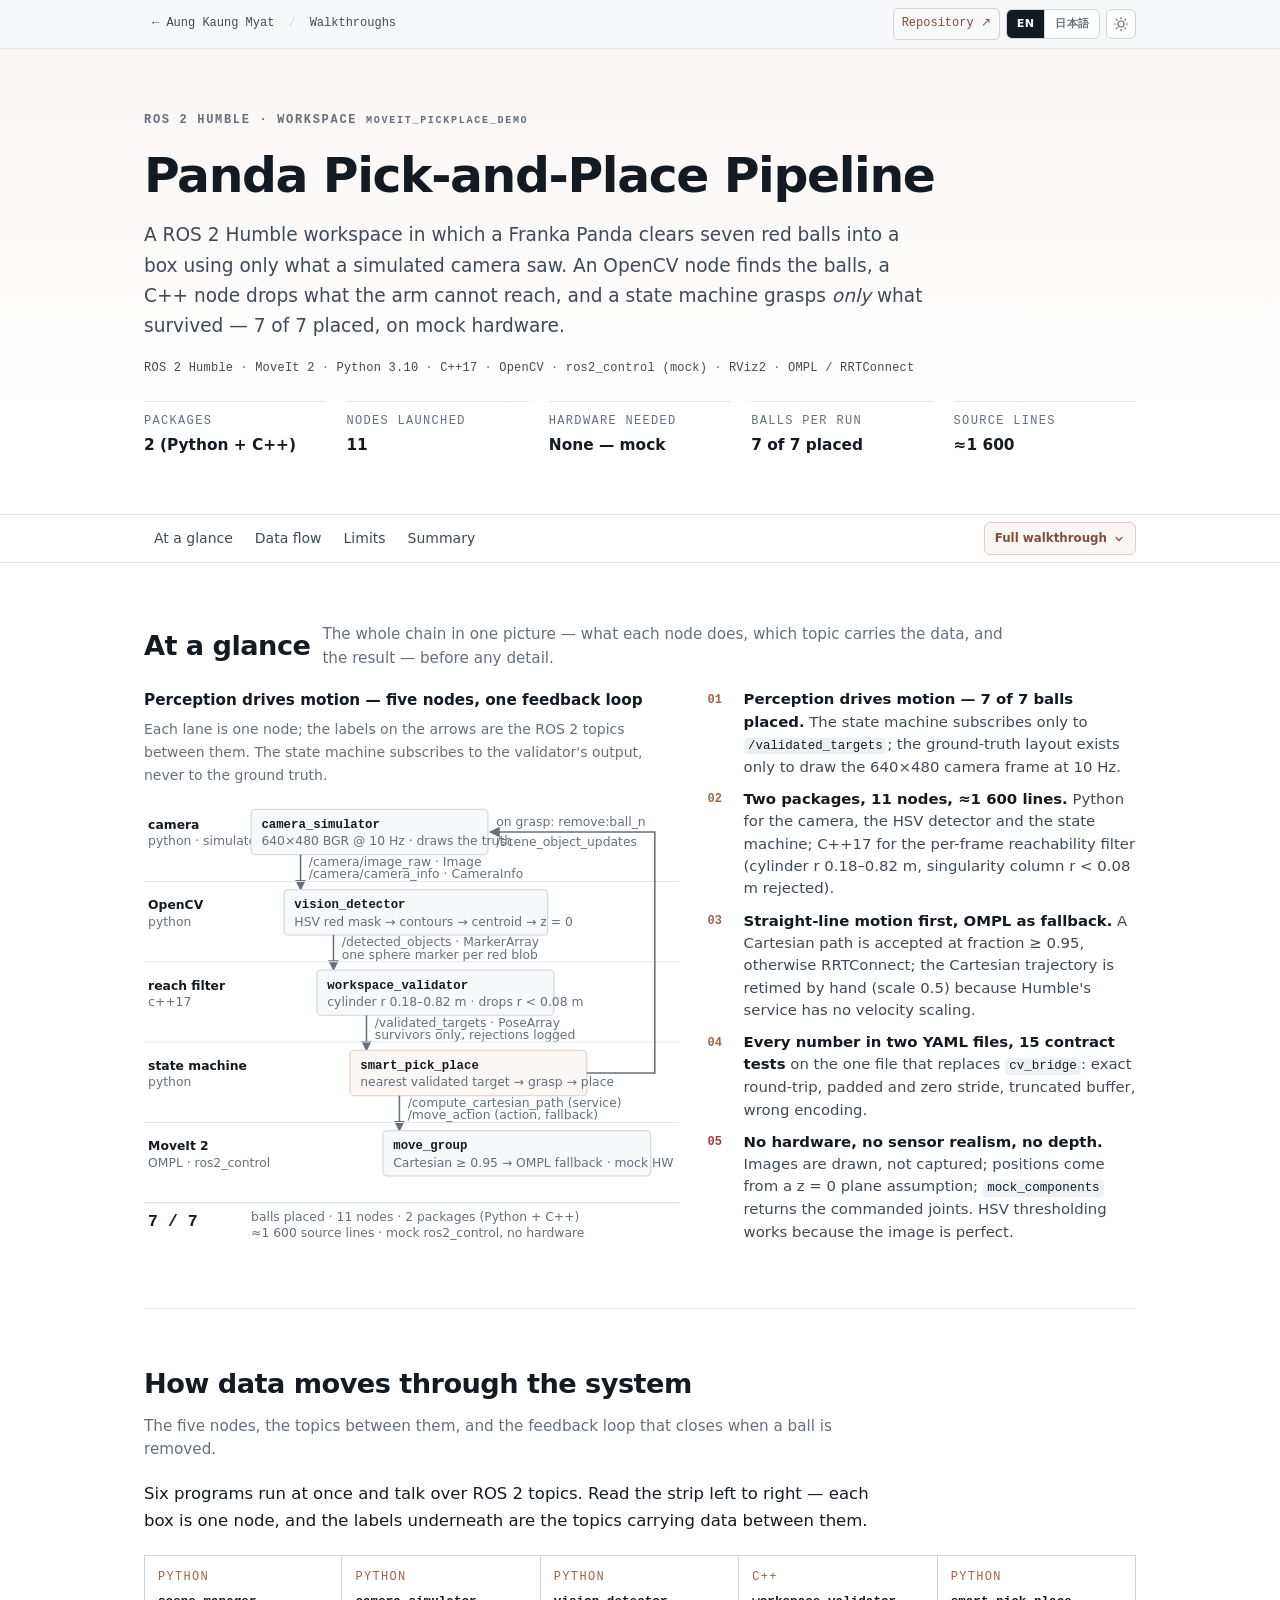
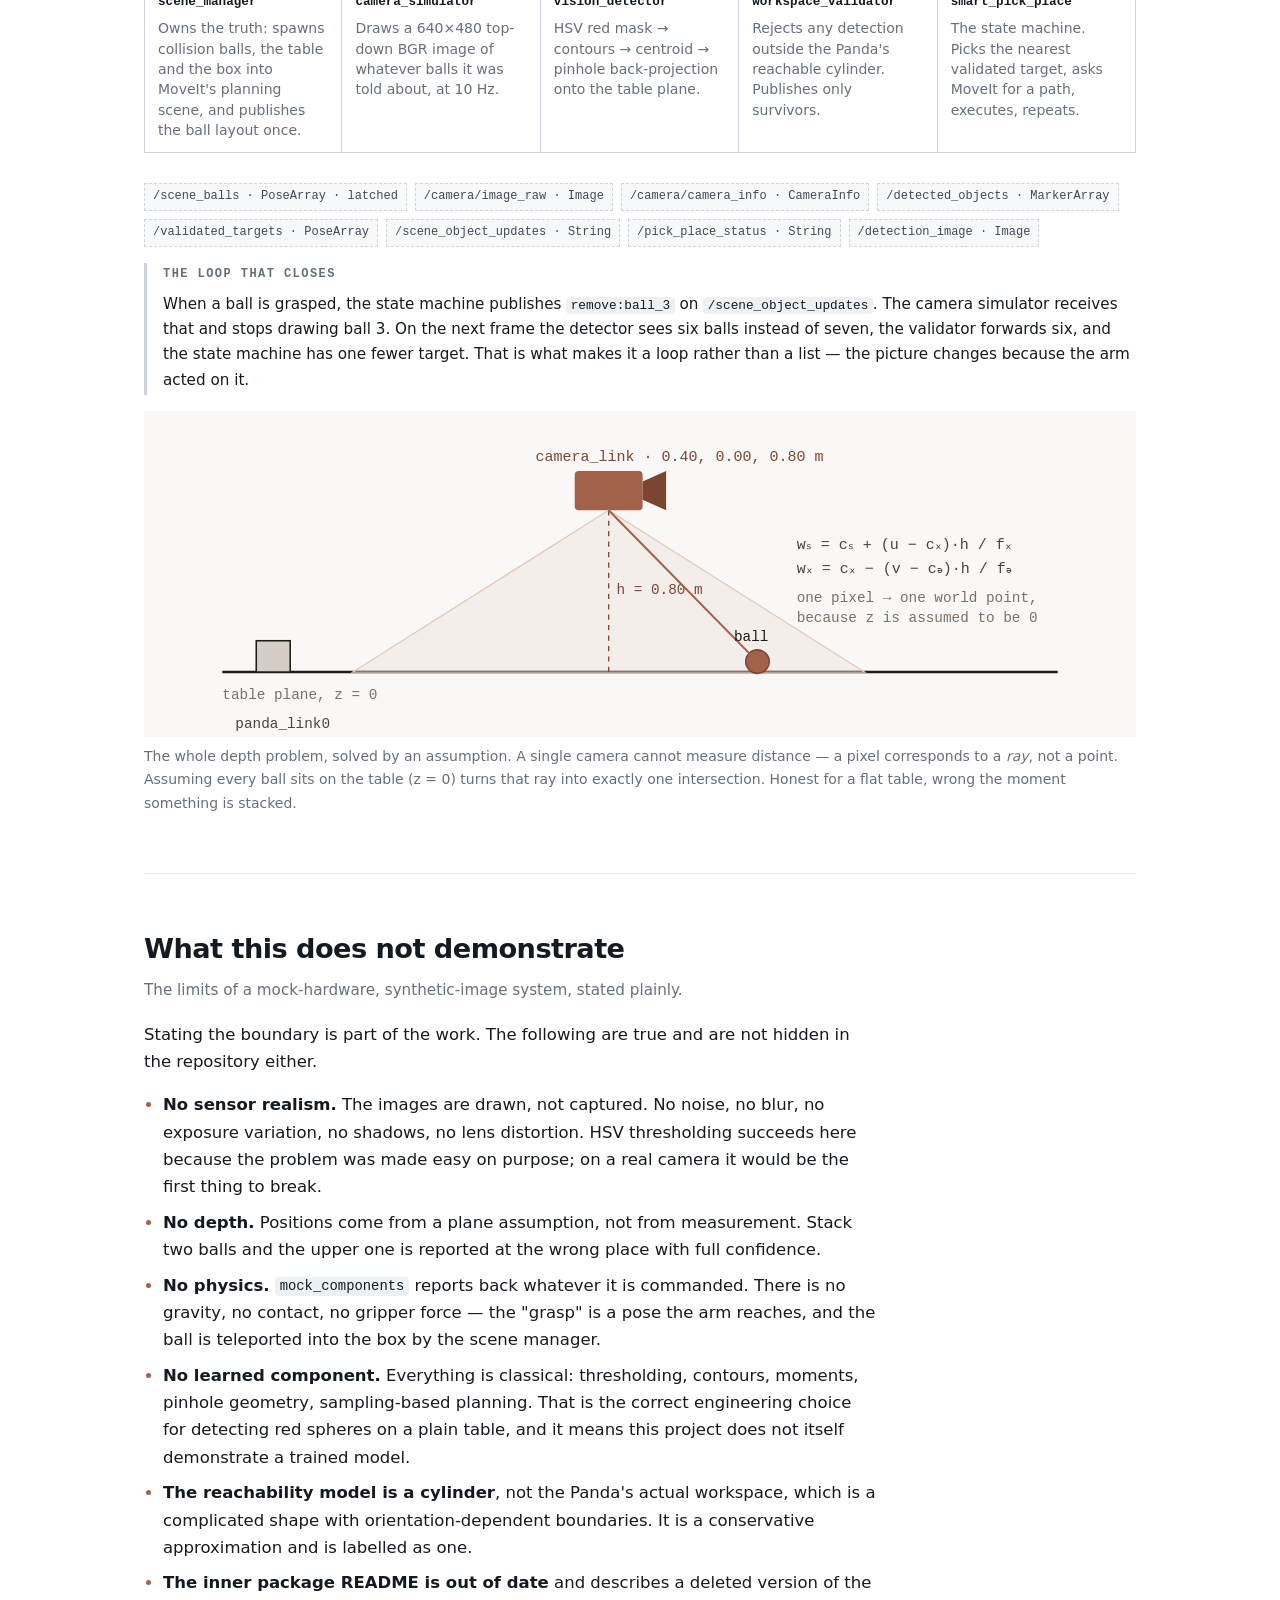
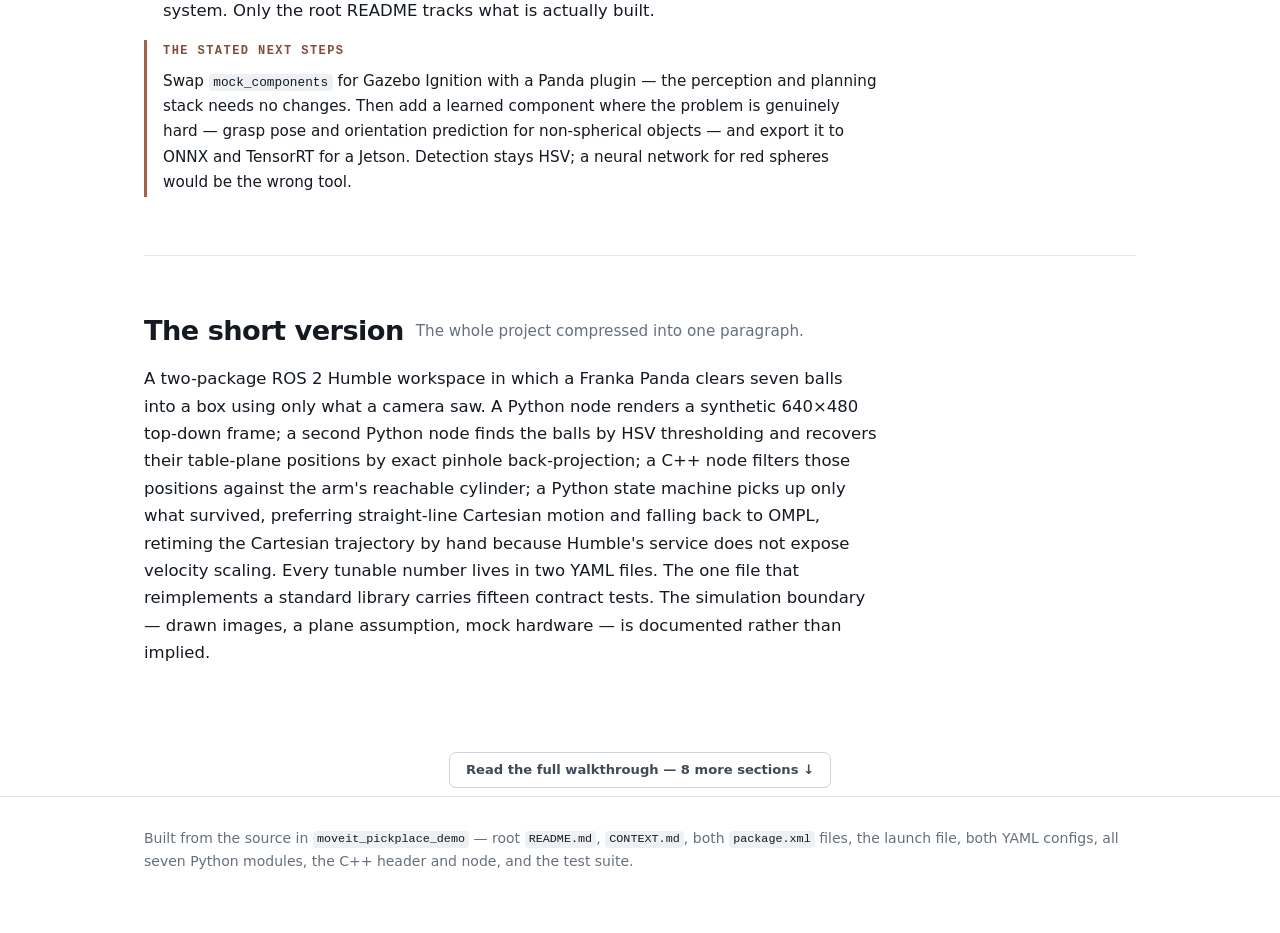
<file: projects/moveit-pickplace.html>
<!DOCTYPE html>
<html lang="en" style="--h:#a2624a" data-title-ja="Panda Pick-and-Place パイプライン — Aung Kaung Myat">
<head>
<meta charset="UTF-8">
<meta name="viewport" content="width=device-width, initial-scale=1.0">
<title>Panda Pick-and-Place Pipeline — Aung Kaung Myat</title>
<meta name="description" content="A ROS 2 Humble pick-and-place system where a simulated camera, an OpenCV detector and a C++ reach validator drive a Franka Panda arm. Walkthrough of every file and parameter.">
<meta name="author" content="Aung Kaung Myat">
<link rel="canonical" href="https://aungkaung1928.github.io/projects/moveit-pickplace.html">
<meta property="og:type" content="article">
<meta property="og:url" content="https://aungkaung1928.github.io/projects/moveit-pickplace.html">
<meta property="og:title" content="Panda Pick-and-Place Pipeline">
<meta property="og:description" content="A ROS 2 Humble pick-and-place system where a simulated camera, an OpenCV detector and a C++ reach validator drive a Franka Panda arm. Walkthrough of every file and parameter.">
<meta property="og:image" content="https://aungkaung1928.github.io/img/og/moveit-pickplace.jpg">
<meta property="og:image:width" content="1200">
<meta property="og:image:height" content="630">
<meta property="og:image:alt" content="Walkthrough card: Panda Pick-and-Place Pipeline">
<meta name="twitter:card" content="summary_large_image">
<meta name="theme-color" content="#ffffff" media="(prefers-color-scheme: light)">
<meta name="theme-color" content="#0e1420" media="(prefers-color-scheme: dark)">
<link rel="icon" href="data:image/svg+xml,<svg xmlns='http://www.w3.org/2000/svg' viewBox='0 0 32 32'><rect width='32' height='32' rx='7' fill='%23a2624a'/><text x='16' y='22' font-family='monospace' font-size='16' font-weight='700' fill='%23fff' text-anchor='middle'>A</text></svg>">
<script>
(function(d){var l,t;try{l=new URLSearchParams(location.search).get('lang')}catch(e){}
try{if(l)localStorage.setItem('lang',l);else l=localStorage.getItem('lang');t=localStorage.getItem('theme')}catch(e){}
if(l==='ja'){d.setAttribute('data-lang','ja');d.lang='ja'}
if(t==='dark'||(!t&&matchMedia('(prefers-color-scheme: dark)').matches))d.classList.add('dark-mode')})(document.documentElement);
</script>
<link rel="stylesheet" href="wt.css">
</head>
<body>
<a class="skip" href="#main"><span lang="en">Skip to content</span><span lang="ja">本文へ移動</span></a>
<div class="sitebar"><div class="wrap sitebar-inner">
  <a href="../index.html">← Aung Kaung Myat</a><span class="sb-sep">/</span><a href="./"><span lang="en">Walkthroughs</span><span lang="ja">プロジェクト解説</span></a>
  <div class="sb-tools">
    <a class="sb-repo" href="https://github.com/AungKaung1928/moveit_pickplace_demo" target="_blank" rel="noopener"><span lang="en">Repository ↗</span><span lang="ja">リポジトリ ↗</span></a>
    <div class="lang-switch" role="group" aria-label="Language / 言語"><button type="button" id="lang-en" data-set-lang="en" aria-pressed="true">EN</button><button type="button" id="lang-ja" data-set-lang="ja" aria-pressed="false">日本語</button></div>
    <button class="sb-theme" id="theme-toggle" type="button" aria-label="Toggle dark mode" title="Light / dark"><svg class="sun-icon" width="16" height="16" viewBox="0 0 24 24" fill="none" stroke="currentColor" stroke-width="1.8" stroke-linecap="round"><circle cx="12" cy="12" r="4.5"></circle><path d="M12 2v2M12 20v2M4.9 4.9l1.4 1.4M17.7 17.7l1.4 1.4M2 12h2M20 12h2M4.9 19.1l1.4-1.4M17.7 6.3l1.4-1.4"></path></svg><svg class="moon-icon" width="16" height="16" viewBox="0 0 24 24" fill="none" stroke="currentColor" stroke-width="1.8" stroke-linecap="round" stroke-linejoin="round"><path d="M21 12.79A9 9 0 1 1 11.21 3 7 7 0 0 0 21 12.79z"></path></svg></button>
  </div>
</div></div>
<div class="progress" aria-hidden="true"><i></i></div>
<header class="top">
  <div class="wrap head-inner">
    <div class="eyebrow">ROS 2 Humble · <span lang="en">workspace</span><span lang="ja">ワークスペース</span> <code style="background:none;padding:0;color:inherit">moveit_pickplace_demo</code></div>
    <h1>Panda Pick-and-Place Pipeline</h1>
    <p class="deck" lang="en">A ROS 2 Humble workspace in which a Franka Panda clears seven red balls into a box using only what a simulated camera saw. An OpenCV node finds the balls, a C++ node drops what the arm cannot reach, and a state machine grasps <em>only</em> what survived — 7 of 7 placed, on mock hardware.</p>
    <p class="deck" lang="ja">ROS 2 Humbleのワークスペースで、Franka Pandaが模擬カメラの見たものだけを頼りに赤いボール7個を箱へ片付けます。OpenCVのnodeがボールを検出し、C++のnodeが届かない対象を除外し、state machineは残ったもの<em>だけ</em>を掴みます（mock hardware上で7個中7個を配置）。</p>
    <div class="chips">
      <span class="chip">ROS 2 Humble</span><span class="chip">MoveIt 2</span><span class="chip">Python 3.10</span>
      <span class="chip">C++17</span><span class="chip">OpenCV</span><span class="chip">ros2_control (mock)</span>
      <span class="chip">RViz2</span><span class="chip">OMPL / RRTConnect</span>
    </div>
    <dl class="factgrid">
      <div class="fact"><dt><span lang="en">Packages</span><span lang="ja">パッケージ数</span></dt><dd>2 (Python + C++)</dd></div>
      <div class="fact"><dt><span lang="en">Nodes launched</span><span lang="ja">起動node数</span></dt><dd>11</dd></div>
      <div class="fact"><dt><span lang="en">Hardware needed</span><span lang="ja">必要なハードウェア</span></dt><dd><span lang="en">None — mock</span><span lang="ja">不要（mock）</span></dd></div>
      <div class="fact"><dt><span lang="en">Balls per run</span><span lang="ja">1回あたりのボール</span></dt><dd><span lang="en">7 of 7 placed</span><span lang="ja">7個中7個を配置</span></dd></div>
      <div class="fact"><dt><span lang="en">Source lines</span><span lang="ja">ソース行数</span></dt><dd>≈1 600</dd></div>
    </dl>
  </div>
</header>

<nav class="jump">
  <div class="wrap jump-inner">
    <a href="#glance"><span lang="en">At a glance</span><span lang="ja">要点</span></a>
    <a href="#plain" data-depth="deep"><span lang="en">In plain words</span><span lang="ja">概要</span></a>
    <a href="#flow"><span lang="en">Data flow</span><span lang="ja">データの流れ</span></a>
    <a href="#files" data-depth="deep"><span lang="en">Every file</span><span lang="ja">全ファイル</span></a>
    <a href="#vision" data-depth="deep"><span lang="en">The vision half</span><span lang="ja">画像処理側</span></a>
    <a href="#motion" data-depth="deep"><span lang="en">The motion half</span><span lang="ja">動作計画側</span></a>
    <a href="#launch" data-depth="deep"><span lang="en">The launch file</span><span lang="ja">launchファイル</span></a>
    <a href="#config" data-depth="deep"><span lang="en">Parameters</span><span lang="ja">パラメータ</span></a>
    <a href="#decisions" data-depth="deep"><span lang="en">Design decisions</span><span lang="ja">設計判断</span></a>
    <a href="#honest"><span lang="en">Limits</span><span lang="ja">限界</span></a>
    <a href="#run" data-depth="deep"><span lang="en">Running it</span><span lang="ja">実行方法</span></a>
    <a href="#summary"><span lang="en">Summary</span><span lang="ja">まとめ</span></a>
      <button type="button" id="jump-toggle" class="jump-toggle" aria-expanded="false"><span class="off"><span lang="en">Full walkthrough</span><span lang="ja">全文を表示</span></span><span class="on"><span lang="en">Key sections only</span><span lang="ja">要点のみ</span></span><svg width="12" height="12" viewBox="0 0 24 24" fill="none" stroke="currentColor" stroke-width="2.4" stroke-linecap="round" stroke-linejoin="round"><path d="M6 9l6 6 6-6"/></svg></button>
  </div>
</nav>

<main class="wrap" id="main">

<section id="glance">
  <div class="sec-head"><span class="sec-num">00</span><h2><span lang="en">At a glance</span><span lang="ja">要点</span></h2><p class="sec-sub"><span lang="en">The whole chain in one picture — what each node does, which topic carries the data, and the result — before any detail.</span><span lang="ja">全体の流れを1枚で。各nodeの役割、データを運ぶtopic、そして結果。詳細はその後で。</span></p></div>
  <div class="glance">
    <div class="glance-visual">
      <div class="vtitle"><span lang="en">Perception drives motion — five nodes, one feedback loop</span><span lang="ja">認識が動作を決める — 5つのnodeと1つのフィードバックループ</span></div>
      <div class="vsub"><span lang="en">Each lane is one node; the labels on the arrows are the ROS 2 topics between them. The state machine subscribes to the validator's output, never to the ground truth.</span><span lang="ja">各レーンが1つのnode。矢印のラベルはnode間のROS 2 topicです。state machineがsubscribeするのはvalidatorの出力であって、真値ではありません。</span></div>
      <svg class="viz" viewBox="0 0 520 440" role="img" aria-label="Swimlane process diagram: camera simulator → OpenCV detector → C++ reachability filter → state machine → MoveIt 2, with the ROS 2 topics between them and the remove:ball_n feedback loop back to the camera; 7 of 7 balls placed on mock hardware">
<defs><marker id="ah" viewBox="0 0 10 10" refX="9" refY="5" markerWidth="7" markerHeight="7" orient="auto-start-reverse"><path class="ah" d="M0 0L10 5L0 10z"/></marker></defs>
<text x="4" y="31" class="lbl" lang="en">camera</text><text x="4" y="31" class="lbl" lang="ja">カメラ</text>
<text x="4" y="47" class="mut" lang="en">python · simulated</text><text x="4" y="47" class="mut" lang="ja">python・模擬</text>
<rect class="box" x="104" y="12" width="230" height="44" rx="4"><title>camera_simulator (python): renders a 640×480 BGR top-down frame at 10 Hz from the ground-truth ball layout</title></rect>
<text x="114" y="30" class="lbl num">camera_simulator</text>
<text x="114" y="47" class="mut" lang="en">640×480 BGR @ 10 Hz · draws the truth</text><text x="114" y="47" class="mut" lang="ja">640×480 BGR・10 Hz・真値を描画</text>
<path class="arrow" d="M152 56V90"><title>/camera/image_raw · Image — /camera/camera_info · CameraInfo</title></path>
<text x="160" y="67" class="mut">/camera/image_raw · Image</text><text x="160" y="79" class="mut">/camera/camera_info · CameraInfo</text>
<line class="grid" x1="0" y1="82" x2="520" y2="82"/>
<text x="4" y="109" class="lbl">OpenCV</text>
<text x="4" y="125" class="mut">python</text>
<rect class="box" x="136" y="90" width="256" height="44" rx="4"><title>vision_detector (python): HSV red mask (two hue windows), contours ≥ 400 px², moment centroid, pinhole back-projection onto the table plane z = 0</title></rect>
<text x="146" y="108" class="lbl num">vision_detector</text>
<text x="146" y="125" class="mut" lang="en">HSV red mask → contours → centroid → z = 0</text><text x="146" y="125" class="mut" lang="ja">HSV赤マスク → 輪郭 → 重心 → z = 0</text>
<path class="arrow" d="M184 134V168"><title>/detected_objects · MarkerArray — one sphere marker per red blob</title></path>
<text x="192" y="145" class="mut">/detected_objects · MarkerArray</text>
<text x="192" y="157" class="mut" lang="en">one sphere marker per red blob</text><text x="192" y="157" class="mut" lang="ja">赤い領域1つにつき球marker 1つ</text>
<line class="grid" x1="0" y1="160" x2="520" y2="160"/>
<text x="4" y="187" class="lbl" lang="en">reach filter</text><text x="4" y="187" class="lbl" lang="ja">到達判定</text>
<text x="4" y="203" class="mut">c++17</text>
<rect class="box" x="168" y="168" width="230" height="44" rx="4"><title>workspace_validator (C++17): keeps detections inside the reachable cylinder (r 0.18–0.82 m, z −0.05–0.98 m), rejects the singularity column r < 0.08 m</title></rect>
<text x="178" y="186" class="lbl num">workspace_validator</text>
<text x="178" y="203" class="mut" lang="en">cylinder r 0.18–0.82 m · drops r < 0.08 m</text><text x="178" y="203" class="mut" lang="ja">円筒 r 0.18–0.82 m・r < 0.08 m は除外</text>
<path class="arrow" d="M216 212V246"><title>/validated_targets · PoseArray — survivors only, rejections logged</title></path>
<text x="224" y="223" class="mut">/validated_targets · PoseArray</text>
<text x="224" y="235" class="mut" lang="en">survivors only, rejections logged</text><text x="224" y="235" class="mut" lang="ja">通過したもののみ・除外はログに記録</text>
<line class="grid" x1="0" y1="238" x2="520" y2="238"/>
<text x="4" y="265" class="lbl">state machine</text>
<text x="4" y="281" class="mut">python</text>
<rect class="box hi" x="200" y="246" width="230" height="44" rx="4"><title>smart_pick_place (python): IDLE → GRASPING → PLACING → DONE; subscribes only to /validated_targets, never to the truth. 7 of 7 balls placed</title></rect>
<text x="210" y="264" class="lbl num">smart_pick_place</text>
<text x="210" y="281" class="mut" lang="en">nearest validated target → grasp → place</text><text x="210" y="281" class="mut" lang="ja">最寄りの検証済み対象 → 把持 → 配置</text>
<path class="arrow" d="M248 290V324"><title>/compute_cartesian_path (service) — /move_action (action, fallback)</title></path>
<text x="256" y="301" class="mut">/compute_cartesian_path (service)</text>
<text x="256" y="313" class="mut" lang="en">/move_action (action, fallback)</text><text x="256" y="313" class="mut" lang="ja">/move_action（action・fallback）</text>
<line class="grid" x1="0" y1="316" x2="520" y2="316"/>
<text x="4" y="343" class="lbl">MoveIt 2</text>
<text x="4" y="359" class="mut" lang="en">OMPL · ros2_control</text><text x="4" y="359" class="mut" lang="ja">OMPL・ros2_control</text>
<rect class="box" x="232" y="324" width="260" height="44" rx="4"><title>move_group (MoveIt 2): Cartesian path accepted at fraction ≥ 0.95, otherwise OMPL RRTConnect; executes on ros2_control mock_components</title></rect>
<text x="242" y="342" class="lbl num">move_group</text>
<text x="242" y="359" class="mut" lang="en">Cartesian ≥ 0.95 → OMPL fallback · mock HW</text><text x="242" y="359" class="mut" lang="ja">Cartesian ≥ 0.95 → OMPL fallback・mock駆動</text>
<path class="arrow" d="M430 268H496V34H336"><title>/scene_object_updates · String — remove:ball_n after each grasp; the camera stops drawing that ball, so the next frame has one ball fewer</title></path>
<text x="342" y="28" class="mut" lang="en">on grasp: remove:ball_n</text><text x="342" y="28" class="mut" lang="ja">把持後: remove:ball_n</text>
<text x="342" y="48" class="mut">/scene_object_updates</text>
<line class="axis" x1="0" y1="394" x2="520" y2="394"/>
<text x="4" y="417" class="lbl num" style="font-size:16px">7 / 7</text>
<text x="104" y="412" class="mut" lang="en">balls placed · 11 nodes · 2 packages (Python + C++)</text>
<text x="104" y="412" class="mut" lang="ja">7個中7個を配置・node 11個・パッケージ2個（Python + C++）</text>
<text x="104" y="427" class="mut" lang="en">≈1 600 source lines · mock ros2_control, no hardware</text>
<text x="104" y="427" class="mut" lang="ja">ソース約1 600行・ros2_controlはmock、実機なし</text>
</svg>
    </div>
    <ul class="keypoints">
      <li><b>01</b><span lang="en"><strong>Perception drives motion — 7 of 7 balls placed.</strong> The state machine subscribes only to <code>/validated_targets</code>; the ground-truth layout exists only to draw the 640×480 camera frame at 10 Hz.</span><span lang="ja"><strong>認識が動作を決める — 7個中7個を配置。</strong>state machineは<code>/validated_targets</code>だけをsubscribeし、真値の配置は640×480のカメラ画像を10 Hzで描くためだけに存在します。</span></li>
      <li><b>02</b><span lang="en"><strong>Two packages, 11 nodes, ≈1 600 lines.</strong> Python for the camera, the HSV detector and the state machine; C++17 for the per-frame reachability filter (cylinder r 0.18–0.82 m, singularity column r &lt; 0.08 m rejected).</span><span lang="ja"><strong>パッケージ2個、node 11個、約1 600行。</strong>カメラ・HSV検出器・state machineはPython、フレームごとの到達可能性フィルタはC++17（円筒 r 0.18–0.82 m、特異点の柱 r &lt; 0.08 m は除外）。</span></li>
      <li><b>03</b><span lang="en"><strong>Straight-line motion first, OMPL as fallback.</strong> A Cartesian path is accepted at fraction ≥ 0.95, otherwise RRTConnect; the Cartesian trajectory is retimed by hand (scale 0.5) because Humble's service has no velocity scaling.</span><span lang="ja"><strong>まず直線動作、OMPLはfallback。</strong>Cartesian pathはfraction ≥ 0.95で採用し、それ以外はRRTConnect。Humbleのserviceに速度スケーリングがないため、Cartesian軌道は自前でretiming（scale 0.5）。</span></li>
      <li><b>04</b><span lang="en"><strong>Every number in two YAML files, 15 contract tests</strong> on the one file that replaces <code>cv_bridge</code>: exact round-trip, padded and zero stride, truncated buffer, wrong encoding.</span><span lang="ja"><strong>全数値は2つのYAMLに、契約テストは15個</strong>。対象は<code>cv_bridge</code>を置き換えた唯一のファイルで、完全な往復変換、パディング付き・0のストライド、途中で切れたバッファ、誤ったエンコーディングを確認。</span></li>
      <li class="neg"><b>05</b><span lang="en"><strong>No hardware, no sensor realism, no depth.</strong> Images are drawn, not captured; positions come from a z = 0 plane assumption; <code>mock_components</code> returns the commanded joints. HSV thresholding works because the image is perfect.</span><span lang="ja"><strong>実機なし、センサーのリアリティなし、深度なし。</strong>画像は撮影ではなく描画、位置はz = 0の平面仮定、<code>mock_components</code>は指令値をそのまま返します。HSVの閾値処理が動くのは画像が完璧だからです。</span></li>
    </ul>
  </div>
</section>

<section id="plain" data-depth="deep">
  <div class="sec-head"><span class="sec-num">01</span><h2><span lang="en">In plain words</span><span lang="ja">概要</span></h2><p class="sec-sub" lang="en">What the system does, and the one design choice that makes it more than a scripted animation.</p><p class="sec-sub" lang="ja">システムが何をするのか、そして単なる台本通りのアニメーションで終わらせないための設計判断です。</p></div>
  <div class="stack prose">
    <p lang="en">Imagine a robot arm bolted to a table. Seven red balls are scattered in front of it and there is an
      orange box off to one side. The job is: pick up every ball and put it in the box, without a human
      telling the arm where anything is.</p>
    <p lang="ja">テーブルに固定されたロボットアームを想像してください。目の前に赤いボールが7個散らばり、横にはオレンジ色の箱があります。
      課題は、どこに何があるかを人がアームに教えることなく、すべてのボールを拾って箱に入れることです。</p>
    <p lang="en">The naive way to build this is to write the seven ball positions into the code and command the arm
      to those coordinates. That would work, and it would prove nothing — the arm would perform the same
      dance whether the balls were there or not. This project deliberately does not do that.</p>
    <p lang="ja">素朴な作り方は、7個のボールの位置をコードに書き込み、その座標へアームを動かすことです。それでも動きはしますが、何の証明にもなりません。
      ボールがあってもなくても、アームは同じ動きを繰り返すだけだからです。このプロジェクトでは、あえてその方法を取っていません。</p>
    <p lang="en">Instead the positions travel a full loop. A fake camera <em>draws</em> a picture of the table. A
      separate program looks at that picture, finds the red blobs, and converts pixel coordinates back into
      metres. A third program (written in C++) checks whether the arm's joints can physically reach each of
      those metre coordinates and drops the ones that fail. Only what comes out of the far end of that chain
      is ever grasped. The arm literally does not know where the balls "really" are.</p>
    <p lang="ja">代わりに、位置情報はループを一周します。疑似カメラがテーブルの画像を<em>描画</em>します。別のプログラムがその画像から赤い領域を見つけ、
      ピクセル座標をメートル単位に変換します。3つ目のプログラム（C++製）が、アームの関節でその各座標に物理的に届くかを確認し、届かないものを除外します。
      掴む対象は、この流れの最後まで残ったものだけです。アームはボールの「本当の」位置を文字どおり知りません。</p>
    <div class="note key">
      <span class="note-label"><span lang="en">The one sentence that describes the architecture</span><span lang="ja">アーキテクチャを一文で表すと</span></span>
      <p lang="en">Perception drives motion — the ground-truth ball positions exist only to draw the picture, and the
        state machine subscribes to the validator's output, never to the truth.</p>
      <p lang="ja">認識が動作を決めます。ボールの真の位置は画像を描くためだけに存在し、state machineがsubscribeするのはvalidatorの出力であって、真値ではありません。</p>
    </div>
    <h3><span lang="en">Why a "fake" camera counts</span><span lang="ja">「偽物」のカメラでも意味がある理由</span></h3>
    <p lang="en">The camera node is not a real driver, it is an OpenCV drawing routine: grey background, grid lines, an
      orange rectangle for the box, red filled circles for the balls. But it publishes on the exact same ROS 2
      topic type a real camera driver uses (<code>sensor_msgs/Image</code>) with real intrinsics on
      <code>/camera/camera_info</code>. So every node downstream of it is the code you would ship. Replacing
      the simulator with a RealSense driver means changing one line in the launch file and nothing else.</p>
    <p lang="ja">カメラnodeは実際のドライバではなく、OpenCVの描画処理です。灰色の背景、グリッド線、箱を表すオレンジの矩形、ボールを表す赤い塗りつぶし円を描きます。
      ただし、実カメラのドライバと全く同じROS 2のtopic型（<code>sensor_msgs/Image</code>）でpublishし、<code>/camera/camera_info</code>には実際の内部パラメータを流します。
      そのため、下流のnodeはすべて、そのまま製品に載せられるコードです。シミュレータをRealSenseドライバに置き換える場合も、launchファイルを1行変えるだけで済みます。</p>
    <p lang="en">What this <strong>does not</strong> give you is robustness. There is no sensor noise, no motion blur,
      no lighting variation, no shadow. Detection here is HSV thresholding on a synthetic frame — it works
      perfectly because the image is perfect. That limitation is stated in the repository's own README
      rather than glossed over, and it is worth repeating here.</p>
    <p lang="ja">一方で、ロバスト性は<strong>得られません</strong>。センサーノイズも、モーションブラーも、照明の変化も、影もありません。
      ここでの検出は合成画像に対するHSVの閾値処理であり、画像が完璧だから完璧に動いているだけです。この制約はリポジトリのREADME自体にごまかさずに書かれており、ここでも改めて明記しておきます。</p>
  </div>
<div class="glosswrap">
  <h3><span lang="en">Terms used on this page</span><span lang="ja">このページの用語</span></h3>
  <div class="gloss">
    <div class="gterm"><b>node</b><span lang="en">One running program. A ROS 2 system is many small programs, each with one job.</span><span lang="ja">実行中の1つのプログラム。ROS 2のシステムは、それぞれ1つの役割を持つ小さなプログラムの集まりです。</span></div>
    <div class="gterm"><b>topic</b><span lang="en">A named channel. One node publishes messages onto it; any number of nodes subscribe.</span><span lang="ja">名前付きの通信路。あるnodeがメッセージをpublishし、任意の数のnodeがsubscribeします。</span></div>
    <div class="gterm"><b>MoveIt 2</b><span lang="en">The motion-planning library. Given a target pose it returns a joint trajectory that avoids obstacles.</span><span lang="ja">動作計画ライブラリ。目標poseを与えると、障害物を避ける関節軌道を返します。</span></div>
    <div class="gterm"><b>URDF / SRDF</b><span lang="en">URDF lists the robot's links and joints. SRDF adds joint groups and which link pairs can never collide.</span><span lang="ja">URDFはロボットのリンクと関節を記述します。SRDFは関節グループと、決して衝突しないリンクの組を追加します。</span></div>
    <div class="gterm"><b>planning scene</b><span lang="en">MoveIt's model of the world: the robot plus every obstacle it has to plan around.</span><span lang="ja">MoveItが持つ世界モデル。ロボット本体と、計画時に避けるべきすべての障害物です。</span></div>
    <div class="gterm"><b>ros2_control (mock)</b><span lang="en">The layer between a trajectory and motors. In mock mode it reports the commanded position back as if the motors had moved.</span><span lang="ja">軌道とモーターの間の層。mockモードでは、モーターが動いたものとして指令位置をそのまま返します。</span></div>
    <div class="gterm"><b>OMPL / RRTConnect</b><span lang="en">The sampling-based planner MoveIt calls. It grows two random trees, one from the start and one from the goal, until they meet.</span><span lang="ja">MoveItが呼び出すサンプリングベースのプランナ。始点とゴールから1本ずつランダムな木を伸ばし、両者がつながるまで探索します。</span></div>
    <div class="gterm"><b>back-projection</b><span lang="en">Turning a pixel back into a world coordinate. Possible here because the height of the table is known in advance.</span><span lang="ja">ピクセルをワールド座標に戻す処理。ここではテーブルの高さが事前にわかっているため可能です。</span></div>
    <div class="gterm"><b>TF</b><span lang="en">The transform tree — the running record of where every coordinate frame sits relative to every other.</span><span lang="ja">座標変換のツリー。すべての座標系が互いにどの位置関係にあるかを常に記録しています。</span></div>
    <div class="gterm"><b>pose</b><span lang="en">A position (x, y, z) plus an orientation, stored as a quaternion.</span><span lang="ja">位置（x, y, z）と姿勢の組。姿勢はquaternionで保持します。</span></div>
  </div>
</div>
</section>

<section id="flow">
  <div class="sec-head"><span class="sec-num">02</span><h2><span lang="en">How data moves through the system</span><span lang="ja">システム内のデータの流れ</span></h2><p class="sec-sub" lang="en">The five nodes, the topics between them, and the feedback loop that closes when a ball is removed.</p><p class="sec-sub" lang="ja">5つのnode、その間をつなぐtopic、そしてボールが取り除かれたときに閉じるフィードバックループです。</p></div>
  <div class="stack">
    <p class="prose" lang="en">Six programs run at once and talk over ROS 2 topics. Read the strip left to right —
      each box is one node, and the labels underneath are the topics carrying data between them.</p>
    <p class="prose" lang="ja">6つのプログラムが同時に動き、ROS 2のtopicで通信します。下の図は左から右へ読んでください。
      各ボックスが1つのnodeで、その下のラベルがnode間でデータを運ぶtopicです。</p>

    <div class="pipe">
      <div class="pnode"><span class="pn-lang">python</span><span class="pn-name">scene_manager</span>
        <span class="pn-role" lang="en">Owns the truth: spawns collision balls, the table and the box into MoveIt's
          planning scene, and publishes the ball layout once.</span>
        <span class="pn-role" lang="ja">真値を管理します。衝突判定用のボール、テーブル、箱をMoveItのplanning sceneに配置し、ボール配置を1回だけpublishします。</span></div>
      <div class="pnode"><span class="pn-lang">python</span><span class="pn-name">camera_simulator</span>
        <span class="pn-role" lang="en">Draws a 640×480 top-down BGR image of whatever balls it was told about, at 10 Hz.</span>
        <span class="pn-role" lang="ja">知らされたボールを真上から見た640×480のBGR画像を10 Hzで描画します。</span></div>
      <div class="pnode"><span class="pn-lang">python</span><span class="pn-name">vision_detector</span>
        <span class="pn-role" lang="en">HSV red mask → contours → centroid → pinhole back-projection onto the table plane.</span>
        <span class="pn-role" lang="ja">HSVの赤マスク → 輪郭抽出 → 重心 → ピンホールモデルでテーブル平面へback-projection。</span></div>
      <div class="pnode"><span class="pn-lang">c++</span><span class="pn-name">workspace_validator</span>
        <span class="pn-role" lang="en">Rejects any detection outside the Panda's reachable cylinder. Publishes only survivors.</span>
        <span class="pn-role" lang="ja">Pandaの到達可能な円筒の外にある検出結果を除外し、残ったものだけをpublishします。</span></div>
      <div class="pnode"><span class="pn-lang">python</span><span class="pn-name">smart_pick_place</span>
        <span class="pn-role" lang="en">The state machine. Picks the nearest validated target, asks MoveIt for a path,
          executes, repeats.</span>
        <span class="pn-role" lang="ja">state machine本体。検証済みの最も近い対象を選び、MoveItに経路を求め、実行し、これを繰り返します。</span></div>
    </div>

    <div class="topics">
      <span class="topic">/scene_balls · PoseArray · latched</span>
      <span class="topic">/camera/image_raw · Image</span>
      <span class="topic">/camera/camera_info · CameraInfo</span>
      <span class="topic">/detected_objects · MarkerArray</span>
      <span class="topic">/validated_targets · PoseArray</span>
      <span class="topic">/scene_object_updates · String</span>
      <span class="topic">/pick_place_status · String</span>
      <span class="topic">/detection_image · Image</span>
    </div>

    <div class="note">
      <span class="note-label"><span lang="en">The loop that closes</span><span lang="ja">閉じるループ</span></span>
      <p lang="en">When a ball is grasped, the state machine publishes <code>remove:ball_3</code> on
        <code>/scene_object_updates</code>. The camera simulator receives that and stops drawing ball 3. On the
        next frame the detector sees six balls instead of seven, the validator forwards six, and the state
        machine has one fewer target. That is what makes it a loop rather than a list — the picture changes
        because the arm acted on it.</p>
      <p lang="ja">ボールを掴むと、state machineが<code>/scene_object_updates</code>に<code>remove:ball_3</code>をpublishします。
        カメラシミュレータはそれを受け取り、ボール3の描画をやめます。次のフレームでは検出器が7個ではなく6個を検出し、validatorも6個を転送し、state machineの対象が1つ減ります。
        アームが動いた結果として画像が変わる。これが、単なるリストではなくループである理由です。</p>
    </div>

    <figure>
      <svg viewBox="0 0 760 250" role="img" aria-label="Side view of the camera 0.8 metres above the table, looking down at a ball on the table plane, with the ray from the pixel back to the world point.">
        <rect x="0" y="0" width="760" height="250" fill="#faf8f6"/>
        <!-- table -->
        <line x1="60" y1="200" x2="700" y2="200" stroke="#1f1b18" stroke-width="2"/>
        <text x="60" y="221" font-family="ui-monospace, monospace" font-size="11" fill="#7a7066">table plane, z = 0</text>
        <!-- base -->
        <rect x="86" y="176" width="26" height="24" fill="#d6cec6" stroke="#1f1b18" stroke-width="1.2"/>
        <text x="70" y="243" font-family="ui-monospace, monospace" font-size="11" fill="#4b433d">panda_link0</text>
        <!-- camera -->
        <rect x="330" y="46" width="52" height="30" rx="3" fill="#a2624a"/>
        <polygon points="382,54 400,46 400,76 382,68" fill="#7a4632"/>
        <text x="300" y="38" font-family="ui-monospace, monospace" font-size="11.5" fill="#7a4632">camera_link · 0.40, 0.00, 0.80 m</text>
        <!-- frustum -->
        <polygon points="356,76 160,200 552,200" fill="#a2624a" fill-opacity="0.07" stroke="#e2cabd" stroke-width="1"/>
        <!-- optical axis -->
        <line x1="356" y1="76" x2="356" y2="200" stroke="#7a4632" stroke-width="1" stroke-dasharray="4 4"/>
        <text x="362" y="140" font-family="ui-monospace, monospace" font-size="11" fill="#7a4632">h = 0.80 m</text>
        <!-- ball -->
        <circle cx="470" cy="192" r="9" fill="#a2624a" stroke="#7a4632" stroke-width="1.2"/>
        <line x1="356" y1="76" x2="470" y2="192" stroke="#a2624a" stroke-width="1.6"/>
        <text x="452" y="176" font-family="ui-monospace, monospace" font-size="11" fill="#1f1b18">ball</text>
        <!-- annotation -->
        <text x="500" y="106" font-family="ui-monospace, monospace" font-size="11.5" fill="#4b433d">w&#8347; = c&#8347; + (u − c&#8339;)·h / f&#8339;</text>
        <text x="500" y="124" font-family="ui-monospace, monospace" font-size="11.5" fill="#4b433d">w&#8339; = c&#8339; − (v − c&#8340;)·h / f&#8340;</text>
        <text x="500" y="146" font-family="ui-monospace, monospace" font-size="11" fill="#7a7066">one pixel → one world point,</text>
        <text x="500" y="162" font-family="ui-monospace, monospace" font-size="11" fill="#7a7066">because z is assumed to be 0</text>
      </svg>
      <figcaption lang="en">The whole depth problem, solved by an assumption. A single camera cannot measure distance —
        a pixel corresponds to a <em>ray</em>, not a point. Assuming every ball sits on the table (z = 0) turns
        that ray into exactly one intersection. Honest for a flat table, wrong the moment something is stacked.</figcaption>
      <figcaption lang="ja">奥行きの問題全体を、1つの仮定で解いています。単眼カメラは距離を測れません。1つのピクセルは点ではなく<em>光線</em>に対応します。
        すべてのボールがテーブル上（z = 0）にあると仮定すれば、その光線との交点がちょうど1つに決まります。平らなテーブルなら正しく、何かが積み重なった時点で誤りになります。</figcaption>
    </figure>
  </div>
</section>

<section id="files" data-depth="deep">
  <div class="sec-head"><span class="sec-num">03</span><h2><span lang="en">Every file, and what it is for</span><span lang="ja">全ファイルとその役割</span></h2><p class="sec-sub" lang="en">Every source file in both packages, how big it is, and the single job it owns.</p><p class="sec-sub" lang="ja">2つのパッケージに含まれる全ソースファイルの規模と、それぞれが担う1つの役割です。</p></div>
  <div class="stack">
    <p class="prose" lang="en">A ROS 2 workspace has a fixed shape: source packages under <code>src/</code>, and
      <code>build/</code>, <code>install/</code>, <code>log/</code> generated by the build tool
      (<code>colcon</code>). Only <code>src/</code> is written by hand.</p>
    <p class="prose" lang="ja">ROS 2のワークスペースは決まった構成を持ちます。ソースパッケージは<code>src/</code>以下に置き、
      <code>build/</code>、<code>install/</code>、<code>log/</code>はビルドツール（<code>colcon</code>）が生成します。手で書くのは<code>src/</code>だけです。</p>

    <h3><span lang="en">Package 1</span><span lang="ja">パッケージ1</span> — <code>simple_moveit_demo</code> (Python, <code>ament_python</code>)</h3>
    <div class="tablewrap">
      <table class="filemap">
        <thead><tr><th><span lang="en">File</span><span lang="ja">ファイル</span></th><th class="num"><span lang="en">Lines</span><span lang="ja">行数</span></th><th><span lang="en">What it does</span><span lang="ja">役割</span></th></tr></thead>
        <tbody>
          <tr><td>simple_moveit_demo/<wbr>camera_simulator.py</td><td class="num">149</td>
            <td><span lang="en">The synthetic camera. Subscribes to <code>/scene_balls</code> (a latched topic, so it gets the
              layout even if it started late) and to removal messages. Every 100 ms it composes a 640×480 image:
              grey base, 40 px grid, the orange box outline, then one filled red circle per visible ball, and
              publishes it together with a <code>CameraInfo</code> carrying <code>fx=fy=520</code>,
              <code>cx=320</code>, <code>cy=240</code>. A <code>threading.Lock</code> guards the ball list because
              subscription callbacks and the timer run on different threads.</span><span lang="ja">合成カメラです。<code>/scene_balls</code>（latched topicなので、遅れて起動しても配置を受け取れます）と削除メッセージをsubscribeします。
              100 msごとに640×480の画像を生成します。灰色の下地、40 pxのグリッド、オレンジの箱の輪郭を描き、見えている各ボールを赤い塗りつぶし円で描いたうえで、
              <code>fx=fy=520</code>、<code>cx=320</code>、<code>cy=240</code>を持つ<code>CameraInfo</code>と一緒にpublishします。
              subscriptionのcallbackとtimerは別スレッドで動くため、ボールのリストは<code>threading.Lock</code>で保護しています。</span></td></tr>
          <tr><td>simple_moveit_demo/<wbr>vision_detector.py</td><td class="num">144</td>
            <td><span lang="en">The perception node. Converts the image to HSV, builds a red mask from <em>two</em> hue windows
              (red wraps around the hue axis at 0/180, so one window cannot cover it), morphologically opens then
              closes to remove speckle and fill holes, finds external contours, drops anything under 400 px²,
              takes the image moments to get a sub-pixel centroid, and back-projects that centroid onto the table
              plane. Publishes a <code>MarkerArray</code> of spheres plus an annotated debug image.</span><span lang="ja">認識nodeです。画像をHSVに変換し、<em>2つ</em>の色相範囲から赤マスクを作ります（赤は色相軸の0/180で折り返すため、1つの範囲では覆えません）。
              モルフォロジーのopen、closeの順で小さなノイズを除去して穴を埋め、外側の輪郭を抽出し、400 px²未満を捨てます。
              画像モーメントからサブピクセル精度の重心を求め、テーブル平面へback-projectionします。球の<code>MarkerArray</code>と注釈付きのデバッグ画像をpublishします。</span></td></tr>
          <tr><td>simple_moveit_demo/<wbr>smart_pick_place.py</td><td class="num">346</td>
            <td><span lang="en">The controller and the biggest file. Declares all 28 parameters, builds the grasp planner and
              scene manager, waits for MoveIt's action server, then runs the pick loop on a background thread.
              Contains both motion strategies (Cartesian and OMPL), the trajectory retimer, and a generic
              action-goal helper that turns ROS 2's callback-based action API into a blocking call.</span><span lang="ja">コントローラで、最大のファイルです。28個のパラメータをすべて宣言し、grasp plannerとscene managerを構築し、MoveItのaction serverを待ってから、バックグラウンドスレッドでpickループを回します。
              2つの動作方式（CartesianとOMPL）、軌道のretimer、そしてROS 2のcallbackベースのaction APIをブロッキング呼び出しに変える汎用ヘルパーを含みます。</span></td></tr>
          <tr><td>simple_moveit_demo/<wbr>scene_manager.py</td><td class="num">190</td>
            <td><span lang="en">Not a node — a plain class owned by the controller. Publishes <code>CollisionObject</code>
              messages so MoveIt knows the table, the seven ball spheres and the five box panels are solid and
              must be planned around. Also colours them via <code>PlanningScene</code> diffs, maps a detected
              (x, y) back to a collision-object id by nearest neighbour within 8 cm, and re-adds a ball inside
              the box after placement using a 2×2 slot grid that stacks into a second layer past four balls.</span><span lang="ja">nodeではなく、コントローラが持つ普通のクラスです。<code>CollisionObject</code>メッセージをpublishし、テーブル、7個のボール球、箱の5枚のパネルが実体のある障害物で、避けて計画すべきものだとMoveItに伝えます。
              また、<code>PlanningScene</code>の差分で色を付け、検出した(x, y)を8 cm以内の最近傍でcollision objectのidに対応付けます。
              配置後は2×2のスロットに箱の中のボールを再追加し、4個を超えると2段目に積みます。</span></td></tr>
          <tr><td>simple_moveit_demo/<wbr>grasp_planner.py</td><td class="num">67</td>
            <td><span lang="en">Pure geometry, no ROS. Given an object at (x, y), returns three stamped poses: pre-grasp 20 cm
              above, grasp at 4 cm above (floored at 16 cm so the wrist never dives into the table), and lift at
              28 cm. Every pose carries roll = 180° so the gripper points straight down. Includes a hand-written
              Euler-to-quaternion conversion rather than pulling in a transform library for four lines of algebra.</span><span lang="ja">ROSに依存しない純粋な幾何計算です。(x, y)にある物体に対し、3つのstamped poseを返します。20 cm上のpre-grasp、4 cm上のgrasp（手首がテーブルに突っ込まないよう下限16 cm）、28 cmのliftです。
              どのposeもroll = 180°で、グリッパーは真下を向きます。わずか4行の計算のために変換ライブラリを入れず、オイラー角からquaternionへの変換は手書きしています。</span></td></tr>
          <tr><td>simple_moveit_demo/<wbr>image_utils.py</td><td class="num">61</td>
            <td><span lang="en">A 40-line replacement for <code>cv_bridge</code>, the standard image conversion library.
              Converts a NumPy array to <code>sensor_msgs/Image</code> and back for the single encoding this
              package uses (<code>bgr8</code>). Handles the row-stride subtlety — publishers may pad rows, and
              some leave <code>step</code> at 0 — and raises loudly on any other encoding.</span><span lang="ja">標準の画像変換ライブラリ<code>cv_bridge</code>を置き換える40行のコードです。このパッケージが使う唯一のエンコーディング（<code>bgr8</code>）について、NumPy配列と<code>sensor_msgs/Image</code>を相互変換します。
              行ストライドの細かい問題（publisherが行をパディングすることがあり、<code>step</code>を0のままにするものもある）に対応し、それ以外のエンコーディングでは明示的に例外を出します。</span></td></tr>
          <tr><td>launch/<wbr>smart_pick_place.launch.py</td><td class="num">198</td>
            <td><span lang="en">Starts all eleven nodes in the right order with the right parameters. Described in full below.</span><span lang="ja">11個のnodeすべてを、正しい順序と正しいパラメータで起動します。詳細は後述します。</span></td></tr>
          <tr><td>config/<wbr>demo_params.yaml</td><td class="num">53</td>
            <td><span lang="en">Ball layout, motion tuning, grasp geometry, box position, and the validator's reach bounds.</span><span lang="ja">ボール配置、動作の調整値、把持の幾何、箱の位置、validatorの到達範囲。</span></td></tr>
          <tr><td>config/<wbr>camera.yaml</td><td class="num">35</td>
            <td><span lang="en">Camera intrinsics, mount pose, ball render radius, and the two HSV red windows.</span><span lang="ja">カメラの内部パラメータ、取り付けpose、ボールの描画半径、HSVの2つの赤範囲。</span></td></tr>
          <tr><td>test/<wbr>test_image_utils.py</td><td class="num">92</td>
            <td><span lang="en">Fifteen contract tests for the one file that reimplements a standard library: exact round-trip,
              padded stride, zero stride, truncated buffer, wrong encoding. No node, no camera, pure NumPy.</span><span lang="ja">標準ライブラリを再実装した唯一のファイルに対する15個の契約テストです。完全な往復変換、パディングされたストライド、ストライド0、途中で切れたバッファ、誤ったエンコーディングを確認します。nodeもカメラも使わない、純粋なNumPyのテストです。</span></td></tr>
          <tr><td>rviz/<wbr>vision_moveit.rviz</td><td class="num">—</td>
            <td><span lang="en">Saved RViz layout so the visualiser opens with the right displays already enabled.</span><span lang="ja">保存済みのRVizレイアウト。必要な表示が有効な状態で可視化ツールが開きます。</span></td></tr>
          <tr><td>setup.py · package.xml</td><td class="num">36 · 48</td>
            <td><span lang="en">Build metadata. <code>setup.py</code> declares the three console entry points that become
              <code>ros2 run</code> executables and installs launch/config/rviz files into the share directory;
              <code>package.xml</code> declares the dependency list that <code>rosdep</code> resolves.</span><span lang="ja">ビルド用のメタデータです。<code>setup.py</code>は<code>ros2 run</code>の実行ファイルになる3つのconsole entry pointを宣言し、launch/config/rvizファイルをshareディレクトリへインストールします。
              <code>package.xml</code>は<code>rosdep</code>が解決する依存関係の一覧を宣言します。</span></td></tr>
        </tbody>
      </table>
    </div>

    <h3><span lang="en">Package 2</span><span lang="ja">パッケージ2</span> — <code>moveit_grasp_utils</code> (C++, <code>ament_cmake</code>)</h3>
    <div class="tablewrap">
      <table class="filemap">
        <thead><tr><th><span lang="en">File</span><span lang="ja">ファイル</span></th><th><span lang="en">What it does</span><span lang="ja">役割</span></th></tr></thead>
        <tbody>
          <tr><td>include/…/<wbr>workspace_validator.hpp</td>
            <td><span lang="en">A header-only class with no ROS dependency at all — just <code>&lt;cmath&gt;</code> and
              <code>&lt;string&gt;</code>. Holds four bounds in a <code>Params</code> struct and exposes
              <code>is_reachable(x, y, z)</code> (marked <code>noexcept</code>) plus
              <code>rejection_reason(...)</code> which returns a human-readable string for the log. Separating
              the geometry from the node means the rule can be unit-tested or reused without spinning ROS.</span><span lang="ja">ROSに一切依存しないheader-onlyのクラスで、使うのは<code>&lt;cmath&gt;</code>と<code>&lt;string&gt;</code>だけです。
              4つの境界値を<code>Params</code>構造体に持ち、<code>is_reachable(x, y, z)</code>（<code>noexcept</code>付き）と、ログ用に人が読める文字列を返す<code>rejection_reason(...)</code>を公開します。
              幾何計算をnodeから分離しているため、ROSを動かさずに単体テストや再利用ができます。</span></td></tr>
          <tr><td>src/<wbr>workspace_validator_node.cpp</td>
            <td><span lang="en">The ROS wrapper. Declares the four bounds as parameters, subscribes to
              <code>/detected_objects</code>, filters, publishes <code>/validated_targets</code>, and on a 2-second
              timer draws two translucent cylinders in RViz so you can see the reachable shell and the excluded
              inner column.</span><span lang="ja">ROS側のラッパーです。4つの境界値をパラメータとして宣言し、<code>/detected_objects</code>をsubscribeしてフィルタし、<code>/validated_targets</code>をpublishします。
              2秒周期のtimerでRVizに半透明の円筒を2つ描き、到達可能な領域と除外される内側の柱を目で確認できるようにしています。</span></td></tr>
          <tr><td>CMakeLists.txt · package.xml</td>
            <td><span lang="en">C++17, <code>-Wall -Wextra -Wpedantic</code>, one executable, install rules for the binary and the
              public header, and the ament linters wired into <code>BUILD_TESTING</code>.</span><span lang="ja">C++17、<code>-Wall -Wextra -Wpedantic</code>、実行ファイル1つ、バイナリと公開ヘッダのinstallルール、そして<code>BUILD_TESTING</code>に組み込んだament linter。</span></td></tr>
        </tbody>
      </table>
    </div>

    <h3><span lang="en">Workspace root</span><span lang="ja">ワークスペース直下</span></h3>
    <dl class="pair">
      <dt>README.md</dt><dd lang="en">The accurate, current description of the system — architecture diagram, decision table, parameters, and the honest-simulation note.</dd><dd lang="ja">システムの正確な最新の説明です。アーキテクチャ図、設計判断の表、パラメータ、そしてシミュレーションの限界についての注記を含みます。</dd>
      <dt>CONTEXT.md</dt><dd lang="en">A running work log: current status, verified run, and a newest-first list of solved problems. Useful because it records what was <em>removed</em>, not just what was added.</dd><dd lang="ja">作業ログです。現在の状況、動作確認済みの実行、解決した問題の一覧（新しい順）を記録しています。追加したものだけでなく、<em>削除</em>したものも記録している点が役立ちます。</dd>
      <dt>build/ install/ log/</dt><dd lang="en">Generated by <code>colcon</code>. <code>install/setup.bash</code> is the file you source to make the packages visible to <code>ros2 run</code> and <code>ros2 launch</code>.</dd><dd lang="ja"><code>colcon</code>が生成します。<code>install/setup.bash</code>をsourceすると、<code>ros2 run</code>と<code>ros2 launch</code>からパッケージが見えるようになります。</dd>
      <dt>src/simple_moveit_demo/README.md</dt><dd lang="en">Stale. It documents an older, larger version of this package — YOLOv8, ArUco markers, a depth estimator, colour-sorted bins, a seven-state machine. All of that was deliberately deleted (see the log in <code>CONTEXT.md</code>). Read the root README instead.</dd><dd lang="ja">内容が古くなっています。このパッケージの以前の、より大きな版（YOLOv8、ArUcoマーカー、深度推定器、色別の仕分け箱、7状態のstate machine）を説明したものです。これらはすべて意図的に削除しました（<code>CONTEXT.md</code>のログを参照）。代わりにルートのREADMEを読んでください。</dd>
    </dl>
  </div>
</section>

<section id="vision" data-depth="deep">
  <div class="sec-head"><span class="sec-num">04</span><h2><span lang="en">The vision half, step by step</span><span lang="ja">画像処理側の詳細</span></h2><p class="sec-sub" lang="en">From a drawn image to a metre coordinate — HSV masking, contour filtering, and the pinhole back-projection.</p><p class="sec-sub" lang="ja">描画された画像からメートル座標まで。HSVマスク、輪郭のフィルタリング、ピンホールモデルによるback-projectionです。</p></div>
  <div class="stack-lg">
    <div class="stack prose">
      <h3><span lang="en">Why red is detected with two hue ranges, not one</span><span lang="ja">赤の検出に色相範囲を2つ使う理由</span></h3>
      <p lang="en">HSV separates colour (hue) from brightness and vividness, which is why it is used for colour
        thresholding instead of raw RGB — a red ball in shadow and the same ball in light have very different
        RGB values but nearly the same hue. OpenCV stores hue as 0–179. Red sits at the seam: pure red is hue 0,
        and slightly-purple red is hue 179. A single window <code>[0, 10]</code> would miss half of it. So the
        node builds two masks and ORs them together:</p>
      <p lang="ja">HSVは色（色相）を明るさや鮮やかさから分離します。そのため、色の閾値処理には生のRGBではなくHSVを使います。影の中の赤いボールと光の当たった同じボールでは、RGB値は大きく違っても色相はほぼ同じだからです。
        OpenCVは色相を0〜179で表します。赤はその継ぎ目にあり、純粋な赤は色相0、やや紫寄りの赤は色相179です。<code>[0, 10]</code>の1範囲だけでは半分を取りこぼします。そこでnodeは2つのマスクを作り、ORで結合します。</p>
      <pre><code>hsv_red_lo1: [0,   120, 80]     hsv_red_hi1: [10,  255, 255]
hsv_red_lo2: [170, 120, 80]     hsv_red_hi2: [180, 255, 255]</code></pre>
      <p lang="en">The second and third numbers matter as much as the hue: saturation ≥ 120 excludes washed-out greys
        that happen to lean red, and value ≥ 80 excludes near-black pixels where hue is meaningless noise.</p>
      <p lang="ja">2番目と3番目の値も色相と同じくらい重要です。彩度 ≥ 120は、たまたま赤寄りになった色あせた灰色を除外し、明度 ≥ 80は、色相が意味のないノイズになる黒に近いピクセルを除外します。</p>
    </div>

    <div class="stack prose">
      <h3><span lang="en">Open, then close</span><span lang="ja">openしてからclose</span></h3>
      <p lang="en">The raw mask is noisy at the edges. Two morphological operations clean it with a 7×7 elliptical
        kernel:</p>
      <p lang="ja">生のマスクは境界付近にノイズがあります。7×7の楕円カーネルを使った2つのモルフォロジー演算で整えます。</p>
      <dl class="pair">
        <dt>MORPH_OPEN</dt><dd lang="en">Erode then dilate. Removes isolated specks smaller than the kernel without shrinking the real blobs.</dd><dd lang="ja">収縮してから膨張。本物の領域を縮めずに、カーネルより小さい孤立したノイズを取り除きます。</dd>
        <dt>MORPH_CLOSE</dt><dd lang="en">Dilate then erode. Fills small holes inside a blob — such as the white outline stroke drawn around each rendered ball.</dd><dd lang="ja">膨張してから収縮。描画された各ボールの周りの白い輪郭線のような、領域内部の小さな穴を埋めます。</dd>
      </dl>
      <p lang="en">Order matters. Closing first would fuse two nearby specks into one fake object before opening had a
        chance to delete them.</p>
      <p lang="ja">順序が重要です。先にcloseすると、openで消す前に、近くにある2つのノイズが1つの偽物体に融合してしまいます。</p>
    </div>

    <div class="stack prose">
      <h3><span lang="en">Centroid from image moments, not from the bounding box</span><span lang="ja">重心はbounding boxではなく画像モーメントから</span></h3>
      <p lang="en">Once a contour survives the 400 px² area filter, the centre is computed from moments:
        <code>u = m10/m00</code>, <code>v = m01/m00</code>. That is the area-weighted average pixel position —
        a sub-pixel value, and it is robust to a ragged edge in a way that the centre of a bounding rectangle
        is not. For a circular ball the difference is small; for a partly-clipped blob it is not.</p>
      <p lang="ja">400 px²の面積フィルタを通過した輪郭は、モーメントから中心を計算します（<code>u = m10/m00</code>、<code>v = m01/m00</code>）。
        これは面積で重み付けしたピクセル位置の平均で、サブピクセル精度の値になります。外接矩形の中心と違い、ギザギザした境界にも強い手法です。
        円形のボールでは差は小さいものの、一部が欠けた領域では大きな差になります。</p>
    </div>

    <div class="stack prose">
      <h3><span lang="en">Back-projection, and where the intrinsics come from</span><span lang="ja">back-projectionと内部パラメータの出どころ</span></h3>
      <p lang="en">The two lines that turn pixels into metres are, in the code:</p>
      <p lang="ja">ピクセルをメートルに変換する2行は、コード上では次のとおりです。</p>
      <pre><code>wy = cam_y + (u - cx) * cam_h / fx
wx = cam_x - (v - cy) * cam_h / fy
wz = 0.0        # DETECT_Z — the table plane assumption</code></pre>
      <p lang="en">Note the sign flip and the axis swap. Image <code>u</code> grows to the right and maps to the robot's
        <em>y</em>; image <code>v</code> grows <em>downward</em> and maps to the robot's <em>x</em> with a minus
        sign. Getting this wrong produces a system that runs cleanly and reaches for the mirror image of every
        ball, which is exactly the class of bug that never raises an exception.</p>
      <p lang="ja">符号の反転と軸の入れ替えに注意してください。画像の<code>u</code>は右方向に増え、ロボットの<em>y</em>に対応します。画像の<code>v</code>は<em>下</em>方向に増え、マイナス符号付きでロボットの<em>x</em>に対応します。
        ここを間違えると、システムはエラーなく動いたまま、すべてのボールの鏡像の位置へ手を伸ばします。まさに例外が一切出ない種類のバグです。</p>
      <p lang="en">The detector starts with hard-coded defaults for <code>fx, fy, cx, cy</code> but overwrites them the
        moment a <code>CameraInfo</code> message arrives on <code>/camera/camera_info</code>. That is how a real
        driver publishes calibration, so the node reads it the way it would read a real one. Only the
        <em>extrinsics</em> — where the camera is mounted — come from the YAML, and they are shared with the
        simulator so both ends agree by construction.</p>
      <p lang="ja">検出器は<code>fx, fy, cx, cy</code>のハードコードされた初期値で起動しますが、<code>/camera/camera_info</code>に<code>CameraInfo</code>メッセージが届いた時点で上書きします。
        実際のドライバもこの方法でcalibrationをpublishするため、nodeは実機と同じやり方で読み込みます。YAMLから読むのはカメラの取り付け位置である<em>外部パラメータ</em>だけで、これはシミュレータと共有しているため、両者は構造的に一致します。</p>
    </div>

    <div class="stack prose">
      <h3><span lang="en">Why <code>cv_bridge</code> was replaced by 40 lines</span><span lang="ja"><code>cv_bridge</code>を40行のコードに置き換えた理由</span></h3>
      <p lang="en"><code>cv_bridge</code> is the standard ROS library for converting between OpenCV arrays and
        <code>sensor_msgs/Image</code>. It exists to handle roughly twenty pixel encodings from C++, and it ships
        as a compiled extension linked against a specific NumPy major version. In this package both ends of the
        image path are internal and both are <code>bgr8</code>, so the conversion is a reshape and a copy.</p>
      <p lang="ja"><code>cv_bridge</code>は、OpenCVの配列と<code>sensor_msgs/Image</code>を相互変換するROSの標準ライブラリです。C++から約20種類のピクセルエンコーディングを扱うためのもので、特定のNumPyメジャーバージョンにリンクしたコンパイル済み拡張として配布されています。
        このパッケージでは画像経路の両端がどちらも内部実装で、どちらも<code>bgr8</code>なので、変換はreshapeとコピーだけで済みます。</p>
      <p lang="en">The tricky part is <code>step</code>, the row stride in bytes. A publisher may pad rows, so
        <code>step</code> is not always <code>width × 3</code>, and some publishers leave it at 0. The code
        treats 0 as unpadded rather than dividing by it — dividing would reshape to a zero-width image and fail
        much later with an error about something else entirely. It then validates that the stride is a whole
        number of pixels and that the buffer is long enough, slices off the padding, and copies so OpenCV
        receives a writable contiguous array.</p>
      <p lang="ja">難しいのは、バイト単位の行ストライドである<code>step</code>です。publisherは行をパディングすることがあるため、<code>step</code>が常に<code>width × 3</code>とは限らず、0のままにするpublisherもあります。
        コードは0で割らず、0を「パディングなし」として扱います。割り算をすると幅0の画像にreshapeされ、ずっと後でまったく別の原因に見えるエラーで失敗するからです。
        続いて、ストライドがピクセル数の整数倍であることとバッファ長が足りていることを検証し、パディングを切り落とし、OpenCVが書き込み可能な連続配列を受け取れるようにコピーします。</p>
      <div class="note">
        <span class="note-label"><span lang="en">The reasoning, stated honestly in the source</span><span lang="ja">ソースコードに正直に書かれた理由</span></span>
        <p lang="en">The trigger was a NumPy 2 incompatibility, but that error will not appear on a stock Humble install,
          whose system NumPy is 1.x — so it is not the justification. The justification is that the workspace no
          longer carries a compiled dependency, or a workspace-wide version pin, that it does not need. The file's
          own docstring says <code>cv_bridge</code> should come back the moment a real camera does, because most
          drivers publish <code>rgb8</code> and RealSense depth is <code>16UC1</code>.</p>
        <p lang="ja">きっかけはNumPy 2との非互換でした。ただし、システムのNumPyが1.xである標準のHumble環境ではこのエラーは出ないため、それは正当な理由になりません。
          本当の理由は、不要なコンパイル済み依存や、ワークスペース全体のバージョン固定を持たずに済むことです。ファイル自身のdocstringにも、実カメラを使う時点で<code>cv_bridge</code>に戻すべきだと書かれています。多くのドライバは<code>rgb8</code>でpublishし、RealSenseの深度は<code>16UC1</code>だからです。</p>
      </div>
    </div>

    <div class="stack prose">
      <h3><span lang="en">The C++ reachability filter</span><span lang="ja">C++の到達可能性フィルタ</span></h3>
      <p lang="en">A Franka Panda cannot reach everywhere. The validator approximates its workspace as a cylinder and
        applies four bounds plus one extra rule:</p>
      <p lang="ja">Franka Pandaはどこにでも届くわけではありません。validatorは作業領域を円筒で近似し、4つの境界値と1つの追加ルールを適用します。</p>
      <div class="tablewrap">
        <table>
          <thead><tr><th><span lang="en">Test</span><span lang="ja">判定</span></th><th class="num"><span lang="en">Bound</span><span lang="ja">範囲</span></th><th><span lang="en">Reason</span><span lang="ja">理由</span></th></tr></thead>
          <tbody>
            <tr><td><span lang="en">height</span><span lang="ja">高さ</span></td><td class="num">−0.05 … 0.98 m</td><td><span lang="en">Below the table surface or above the arm's vertical span.</span><span lang="ja">テーブル面より下、またはアームの上下方向の可動範囲より上。</span></td></tr>
            <tr><td><span lang="en">horizontal radius</span><span lang="ja">水平半径</span></td><td class="num">0.18 … 0.82 m</td><td><span lang="en">√(x² + y²) from the base axis. Too close is folded onto itself; too far is simply out of reach.</span><span lang="ja">ベース軸からの√(x² + y²)。近すぎるとアームが折りたたまれ、遠すぎると単純に届きません。</span></td></tr>
            <tr><td><span lang="en">singularity column</span><span lang="ja">特異点の柱</span></td><td class="num">r &lt; 0.08 m</td><td><span lang="en">Directly above the base the wrist axes line up and inverse kinematics becomes ill-conditioned — many joint solutions map to nearly the same pose, and the planner produces wild motions.</span><span lang="ja">ベースの真上では手首の軸が一直線に並び、逆運動学が悪条件になります。多数の関節解がほぼ同じposeに対応し、プランナが激しい動きを生成してしまいます。</span></td></tr>
          </tbody>
        </table>
      </div>
      <p lang="en">Rejections are logged with a reason string rather than silently dropped, and the surviving points are
        republished as a <code>PoseArray</code> with identity orientation — the validator has an opinion about
        <em>where</em>, not about <em>how</em>. The two RViz cylinders it draws every two seconds are the same
        bounds made visible, so an out-of-reach ball is obvious on screen before you read a log line.</p>
      <p lang="ja">除外した対象は黙って捨てず、理由の文字列とともにログに残します。残った点は、姿勢を単位回転にした<code>PoseArray</code>として再publishします。validatorが判断するのは<em>どこか</em>であって、<em>どう掴むか</em>ではありません。
        2秒ごとにRVizへ描く2つの円筒は同じ境界値を可視化したものなので、届かないボールはログを読む前に画面上で一目でわかります。</p>
      <p lang="en">This node exists in C++ rather than Python for a stated reason: it runs on every camera frame at 10 Hz
        and must never become the reason the controller waits. It is also the natural place to demonstrate a
        multi-language workspace, which is what real ROS 2 systems are.</p>
      <p lang="ja">このnodeをPythonではなくC++で書いたのには明確な理由があります。10 Hzのカメラフレームごとに実行されるため、コントローラを待たせる原因になってはならないからです。
        また、実際のROS 2システムがそうであるように、複数言語が混在するワークスペースを示すのにも自然な場所です。</p>
    </div>
  </div>
</section>

<section id="motion" data-depth="deep">
  <div class="sec-head"><span class="sec-num">05</span><h2><span lang="en">The motion half, step by step</span><span lang="ja">動作計画側の詳細</span></h2><p class="sec-sub" lang="en">How a validated coordinate becomes a grasp: pose construction, Cartesian planning, the fallback, and the state machine.</p><p class="sec-sub" lang="ja">検証済みの座標が把持動作になるまで。poseの構築、Cartesian計画、fallback、そしてstate machineです。</p></div>
  <div class="stack-lg">
    <div class="stack">
      <h3><span lang="en">The state machine</span><span lang="ja">状態遷移（state machine）</span></h3>
      <div class="fsm">
        <span class="state alt">IDLE</span><span class="arrowx">→</span>
        <span class="state">GRASPING</span><span class="arrowx">→</span>
        <span class="state">PLACING</span><span class="arrowx">→</span>
        <span class="state alt"><span lang="en">next ball…</span><span lang="ja">次のボール…</span></span><span class="arrowx">→</span>
        <span class="state alt">DONE</span>
        <span class="arrowx" style="margin-left:12px"><span lang="en">on failure →</span><span lang="ja">失敗時 →</span></span>
        <span class="state alt">HOMING</span>
        <span class="arrowx">·</span>
        <span class="state alt">ERROR</span>
      </div>
      <div class="prose stack">
        <p lang="en">Five real states plus a fatal one. The loop lives in a <code>while</code> inside
          <code>_run()</code>, not in recursion — a recursive state machine that runs for seven balls and several
          retries would grow a stack frame per transition for no reason.</p>
        <p lang="ja">実質的な状態が5つと、致命的エラーの状態が1つです。ループは再帰ではなく<code>_run()</code>内の<code>while</code>で回しています。再帰で書いたstate machineを7個のボールと数回のリトライ分走らせると、遷移のたびに無意味にスタックフレームが積み上がるためです。</p>
        <p lang="en">Each cycle: wait for a validated target that maps to a ball still on the table (with an eight-second
          grace period, after which any remaining unreachable balls are reported and the run ends cleanly),
          build the three grasp poses, show a "ghost" marker, remove the collision ball, move, place, repeat.</p>
        <p lang="ja">1サイクルの流れは次のとおりです。まだテーブル上にあるボールに対応する検証済みの対象を待ちます（8秒の猶予があり、それを過ぎると残った届かないボールを報告して正常終了します）。
          次に3つのgrasp poseを作り、「ゴースト」markerを表示し、衝突判定用のボールを削除し、移動し、配置し、これを繰り返します。</p>
      </div>
    </div>

    <div class="stack prose">
      <h3><span lang="en">The ghost-ball trick</span><span lang="ja">ゴーストボールの工夫</span></h3>
      <p lang="en">There is a genuine conflict here. MoveIt refuses to plan a path that ends inside a collision object —
        and the grasp pose is, by definition, at the ball. Attaching the ball to the gripper
        (<code>AttachedCollisionObject</code>, the textbook answer) was tried and caused self-collision failures
        against <code>panda_link7</code> plus a green sphere artefact stuck to the gripper.</p>
      <p lang="ja">ここには本質的な矛盾があります。MoveItはcollision objectの内部で終わる経路を計画しません。しかしgrasp poseは、定義上ボールの位置にあります。
        教科書どおりの答えであるボールをグリッパーに取り付ける方法（<code>AttachedCollisionObject</code>）も試しましたが、<code>panda_link7</code>との自己干渉で失敗し、さらにグリッパーに緑の球が貼り付いて表示される不具合も出ました。</p>
      <p lang="en">The solution splits the ball into two things. The <em>collision</em> ball is removed just before the
        approach so the planner has a clear goal. A <em>visual</em> ball — an RViz <code>Marker</code>, which has
        no physics and no collision meaning — is shown in the same place so the operator still sees it during
        the approach, then deleted the instant the gripper arrives. After the place motion succeeds, a fresh
        collision sphere is added inside the box. The result on screen is what a viewer expects, and the planner
        never fights an obstacle that is about to be picked up.</p>
      <p lang="ja">解決策は、ボールを2つに分けることです。<em>衝突判定用</em>のボールはアプローチ直前に削除し、プランナが障害物のないゴールを得られるようにします。
        同じ位置には<em>表示用</em>のボール（物理も衝突判定も持たないRVizの<code>Marker</code>）を出しておき、オペレータがアプローチ中もボールを確認できるようにし、グリッパーが到着した瞬間に削除します。
        配置動作が成功したら、箱の中に新しい衝突判定用の球を追加します。画面上は見る人の期待どおりになり、プランナがこれから拾う障害物と競合することもありません。</p>
    </div>

    <div class="stack prose">
      <h3><span lang="en">Cartesian first, OMPL second</span><span lang="ja">まずCartesian、次にOMPL</span></h3>
      <p lang="en">Two ways to get the gripper from A to B:</p>
      <p lang="ja">グリッパーをAからBへ動かす方法は2つあります。</p>
      <dl class="pair">
        <dt>Cartesian path</dt>
        <dd lang="en">Service <code>/compute_cartesian_path</code>. Interpolates the end-effector along a straight line in
          1 cm steps and solves inverse kinematics at each one. Predictable, human-legible motion — glide over the
          ball, straight down; straight up, across to the box. Returns a <code>fraction</code>: how much of the
          requested path it actually managed. Below 0.95 the result is rejected.</dd>
        <dd lang="ja">service <code>/compute_cartesian_path</code>。エンドエフェクタを1 cm刻みで直線補間し、各点で逆運動学を解きます。
          ボールの上まで滑らかに移動して真下へ、真上に上げて箱へ、と予測しやすく人が読み取れる動きになります。要求した経路のうち実際に達成できた割合を<code>fraction</code>として返し、0.95未満なら結果を棄却します。</dd>
        <dt>OMPL RRTConnect</dt>
        <dd lang="en">Action <code>/move_action</code>. A sampling-based planner that finds <em>some</em> collision-free
          path through joint space. It will always find one if it exists, but the path can include large,
          alarming wrist excursions because nothing in the objective asks for a tidy route. Used only as a
          fallback.</dd>
        <dd lang="ja">action <code>/move_action</code>。関節空間内で衝突のない経路を<em>何かしら</em>見つけるサンプリングベースのプランナです。経路が存在すれば必ず見つけますが、目的関数に整った経路を求める項がないため、手首が大きく危なっかしく振れる経路になることがあります。fallback専用です。</dd>
      </dl>
      <p lang="en">The controller tries Cartesian, and on failure falls back with the same target expressed as a
        constrained OMPL goal. That ordering is why the demo looks deliberate rather than chaotic.</p>
      <p lang="ja">コントローラはまずCartesianを試し、失敗したら同じ対象を制約付きのOMPLゴールとして表現してfallbackします。デモの動きが無秩序ではなく意図的に見えるのは、この順序のおかげです。</p>
    </div>

    <div class="stack prose">
      <h3><span lang="en">Retiming the trajectory afterwards</span><span lang="ja">計画後の軌道のretiming</span></h3>
      <p lang="en">The OMPL path lets you request <code>max_velocity_scaling_factor</code>. Humble's
        <code>GetCartesianPath</code> service has no such field — it returns a trajectory timed at full speed.
        So the code stretches the timing after planning:</p>
      <p lang="ja">OMPLの経路では<code>max_velocity_scaling_factor</code>を指定できます。しかしHumbleの<code>GetCartesianPath</code> serviceにはこのフィールドがなく、全速の時間配分で軌道を返します。
        そこで、計画後にコード側で時間を引き伸ばします。</p>
      <pre><code>t_new       = t_old / scale
velocities  ×= scale
accelerations ×= scale²</code></pre>
      <p lang="en">With <code>cartesian_speed_scale = 0.5</code> everything takes twice as long. The acceleration term is
        squared because acceleration has units of distance per time <em>squared</em> — scaling only the velocities
        would hand the controller a trajectory whose numbers contradict each other, and a well-behaved controller
        will reject it.</p>
      <p lang="ja"><code>cartesian_speed_scale = 0.5</code>なら、すべての動作に2倍の時間がかかります。加速度の項が2乗になるのは、加速度の単位が距離÷時間の<em>2乗</em>だからです。
        速度だけをスケールすると、数値同士が矛盾した軌道をコントローラに渡すことになり、まともなコントローラはそれを拒否します。</p>
    </div>

    <div class="stack prose">
      <h3><span lang="en">The goal constraints</span><span lang="ja">ゴールの制約</span></h3>
      <p lang="en">An OMPL goal is not a pose, it is a set of constraints. The controller builds two:</p>
      <p lang="ja">OMPLのゴールはposeではなく、制約の集合です。コントローラは2つの制約を作ります。</p>
      <ul class="tight" lang="en">
        <li><strong>Position</strong> — a box-shaped region 4 cm on a side for a grasp, 6 cm for a place,
          centred on the target, attached to link <code>panda_link8</code>. A tolerance region rather than a
          point, because demanding an exact pose from a 7-axis arm makes the IK solver work far harder for no
          benefit.</li>
        <li><strong>Orientation</strong> — tilt tolerance 0.25 rad on the x and y axes so the gripper stays
          pointing down, but <strong>3.14 rad on z</strong>, which is to say free. A sphere looks identical from
          every angle of wrist rotation, so constraining that rotation only removes solutions the planner could
          have used.</li>
      </ul>
      <ul class="tight" lang="ja">
        <li><strong>位置</strong>：対象を中心とする箱形の領域で、一辺は把持時4 cm、配置時6 cm。リンク<code>panda_link8</code>に対して設定します。
          点ではなく許容領域にしているのは、7軸アームに厳密なposeを要求すると、IKソルバの負担が大きく増えるだけで利点がないためです。</li>
        <li><strong>姿勢</strong>：グリッパーが下を向いたままになるよう、x軸とy軸の傾き許容値は0.25 radですが、<strong>z軸は3.14 rad</strong>、つまり自由です。
          球は手首をどの角度に回しても同じに見えるため、その回転を制約しても、プランナが使えたはずの解を減らすだけです。</li>
      </ul>
      <p lang="en">All grasps use yaw = 0° so the wrist keeps the same orientation from grasp to place to the next grasp,
        which gives OMPL simpler joint-space paths to find.</p>
      <p lang="ja">すべての把持でyaw = 0°を使うため、把持から配置、次の把持まで手首の向きが変わりません。そのぶん、OMPLが探す関節空間の経路も単純になります。</p>
    </div>

    <div class="stack prose">
      <h3><span lang="en">Making an asynchronous action look synchronous</span><span lang="ja">非同期のactionを同期的に見せる</span></h3>
      <p lang="en">ROS 2 actions are two-stage and callback-driven: send a goal, get a handle telling you whether it was
        accepted, then register another callback for the result. Written literally, a five-step pick sequence
        becomes five levels of nested callbacks. <code>_send_goal()</code> collapses that using a
        <code>threading.Event</code> and a one-element list to smuggle the result out of the closure, then blocks
        with a 60-second timeout. The state machine reads as straight-line code.</p>
      <p lang="ja">ROS 2のactionは2段階のcallback駆動です。goalを送ると受理されたかを示すhandleが返り、さらに結果用のcallbackを登録します。
        そのまま書くと、5ステップのpick処理は5段にネストしたcallbackになります。<code>_send_goal()</code>は<code>threading.Event</code>と要素1つのリストを使ってclosureの外へ結果を持ち出し、60秒のタイムアウト付きでブロックすることで、これを平坦にしています。
        その結果、state machineは上から順に読めるコードになります。</p>
      <p lang="en">This only works because the node spins on a <code>MultiThreadedExecutor</code> with the action clients
        in a <code>ReentrantCallbackGroup</code>, and because the pick loop runs on its own thread. On a
        single-threaded executor the blocking wait would prevent the very callback it is waiting for from ever
        running — a classic ROS 2 deadlock.</p>
      <p lang="ja">これが成り立つのは、nodeを<code>MultiThreadedExecutor</code>でspinし、action clientを<code>ReentrantCallbackGroup</code>に入れ、さらにpickループを専用スレッドで回しているからです。
        シングルスレッドのexecutorでは、ブロッキング待ちが、待っているcallbackそのものの実行を妨げてしまいます。ROS 2の典型的なデッドロックです。</p>
    </div>
  </div>
</section>

<section id="launch" data-depth="deep">
  <div class="sec-head"><span class="sec-num">06</span><h2><span lang="en">The launch file, line by line</span><span lang="ja">launchファイルの逐行解説</span></h2><p class="sec-sub" lang="en">What the launch file starts, in what order, and why each delay exists.</p><p class="sec-sub" lang="ja">launchファイルが何を、どの順序で起動するか、そして各遅延がなぜ必要かを説明します。</p></div>
  <div class="stack">
    <p class="prose" lang="en">One command starts eleven processes. A ROS 2 launch file is Python that returns a
      <code>LaunchDescription</code> — a list of things to start, in order, with parameters.</p>
    <p class="prose" lang="ja">1つのコマンドで11個のプロセスが起動します。ROS 2のlaunchファイルは、<code>LaunchDescription</code>を返すPythonコードです。起動するものを、順序とパラメータ付きで並べたリストです。</p>

    <h3>1 — <span lang="en">Domain isolation, first</span><span lang="ja">最初にドメインを分離</span></h3>
    <div class="stack prose">
      <pre><code>domain_id_arg = DeclareLaunchArgument('domain_id', default_value='42')
set_domain_id = SetEnvironmentVariable('ROS_DOMAIN_ID', LaunchConfiguration('domain_id'))</code></pre>
      <p lang="en">ROS 2 nodes discover each other over the network automatically. A simulation left on the default domain
        will find — and be found by — a real robot on the same network. Domain 42 walls this off. It must come
        before every <code>Node</code> action in the returned list, or nodes launch before the variable is set.
        To inspect topics from another terminal you need the same domain:
        <code>ROS_DOMAIN_ID=42 ros2 topic list</code>.</p>
      <p lang="ja">ROS 2のnodeは、ネットワーク上で互いを自動的に発見します。シミュレーションをデフォルトのドメインのままにすると、同じネットワーク上の実機ロボットを発見し、逆に実機からも発見されます。
        ドメイン42はこれを遮断します。返すリストの中ですべての<code>Node</code> actionより前に置く必要があります。そうしないと、環境変数が設定される前にnodeが起動してしまいます。
        別のターミナルからtopicを確認するときも、同じドメインを指定します（<code>ROS_DOMAIN_ID=42 ros2 topic list</code>）。</p>
    </div>

    <h3>2 — <span lang="en">Building the MoveIt configuration</span><span lang="ja">MoveItの設定を組み立てる</span></h3>
    <div class="stack prose">
      <pre><code>MoveItConfigsBuilder("moveit_resources_panda",
    package_name="moveit_resources_panda_moveit_config")
  .robot_description(file_path="config/panda.urdf.xacro",
      mappings={"ros2_control_hardware_type": "mock_components"})
  .robot_description_semantic(file_path="config/panda.srdf")
  .robot_description_kinematics()
  .trajectory_execution(file_path="config/moveit_controllers.yaml")
  .planning_pipelines(pipelines=["ompl"])
  .joint_limits()
  .to_moveit_configs()</code></pre>
      <p lang="en">MoveIt needs roughly a dozen separate parameter sets. <code>MoveItConfigsBuilder</code> assembles them
        from the community Panda configuration package. Two pieces are worth naming:</p>
      <p lang="ja">MoveItには十数個の独立したパラメータセットが必要です。<code>MoveItConfigsBuilder</code>は、コミュニティ製のPanda設定パッケージからそれらを組み立てます。特に挙げておくべき要素は次のとおりです。</p>
      <dl class="pair">
        <dt>URDF</dt><dd lang="en">The physical robot: links, joints, limits, meshes.</dd><dd lang="ja">物理的なロボットの記述。リンク、関節、可動範囲、メッシュ。</dd>
        <dt>SRDF</dt><dd lang="en">The <em>semantic</em> layer: which joints form the group named <code>panda_arm</code>,
          which link pairs can never collide, what named poses exist. Planning needs both.</dd>
        <dd lang="ja"><em>意味</em>の層。<code>panda_arm</code>というグループをどの関節が構成するか、どのリンクの組が決して衝突しないか、どんな名前付きposeがあるかを定義します。計画にはURDFとSRDFの両方が必要です。</dd>
        <dt>mock_components</dt><dd lang="en">A <code>ros2_control</code> hardware plugin that reports back whatever
          position it was commanded, instantly. The controller stack, the action interfaces and the state
          publishing are all real; only the physics is absent. Swapping this string for a Gazebo or a real
          hardware interface changes nothing above it.</dd>
        <dd lang="ja">指令された位置を即座にそのまま返す<code>ros2_control</code>のハードウェアプラグインです。コントローラ群、actionインターフェース、状態のpublishはすべて本物で、欠けているのは物理だけです。
          この文字列をGazeboや実機のハードウェアインターフェースに差し替えても、その上の層は何も変わりません。</dd>
      </dl>
    </div>

    <h3>3 — <span lang="en">The eleven nodes</span><span lang="ja">11個のnode</span></h3>
    <div class="tablewrap">
      <table>
        <thead><tr><th>Node</th><th class="num"><span lang="en">Delay</span><span lang="ja">遅延</span></th><th><span lang="en">Role</span><span lang="ja">役割</span></th></tr></thead>
        <tbody>
          <tr><td><code>move_group</code></td><td class="num">0 s</td><td><span lang="en">The MoveIt planning server. Holds the planning scene, runs OMPL, serves the Cartesian-path service, executes trajectories. The heaviest process — takes 5–10 s to load.</span><span lang="ja">MoveItの計画サーバ。planning sceneを保持し、OMPLを実行し、Cartesian path serviceを提供し、軌道を実行します。最も重いプロセスで、読み込みに5〜10 sかかります。</span></td></tr>
          <tr><td><code>robot_state_publisher</code></td><td class="num">0 s</td><td><span lang="en">Reads <code>/joint_states</code> and publishes the resulting TF transform tree so every node agrees where each link is.</span><span lang="ja"><code>/joint_states</code>を読み、そこから得たTFの変換ツリーをpublishします。これで全nodeが各リンクの位置について一致します。</span></td></tr>
          <tr><td><code>static_transform_publisher</code></td><td class="num">0 s</td><td><span lang="en">Ties <code>world</code> to <code>panda_link0</code> at the identity transform.</span><span lang="ja"><code>world</code>と<code>panda_link0</code>を恒等変換で結びます。</span></td></tr>
          <tr><td><code>camera_tf</code></td><td class="num">0 s</td><td><span lang="en">A second static transform placing <code>camera_link</code> at (0.40, 0, 0.80) with roll = π, i.e. looking straight down. Matches <code>camera.yaml</code> exactly.</span><span lang="ja">2つ目の静的変換。<code>camera_link</code>を(0.40, 0, 0.80)にroll = πで配置します。つまり真下を向いています。<code>camera.yaml</code>と完全に一致させています。</span></td></tr>
          <tr><td><code>ros2_control_node</code></td><td class="num">0 s</td><td><span lang="en">The controller manager. Loads the mock hardware and hosts the controllers.</span><span lang="ja">controller manager。mock hardwareを読み込み、コントローラをホストします。</span></td></tr>
          <tr><td><code>joint_state_broadcaster</code></td><td class="num">2 s</td><td><span lang="en">Publishes <code>/joint_states</code> from the hardware interface.</span><span lang="ja">ハードウェアインターフェースから<code>/joint_states</code>をpublishします。</span></td></tr>
          <tr><td><code>panda_arm_controller</code></td><td class="num">3 s</td><td><span lang="en">The joint-trajectory controller that MoveIt sends executions to.</span><span lang="ja">MoveItが軌道の実行を送るjoint-trajectoryコントローラ。</span></td></tr>
          <tr><td><code>rviz2</code></td><td class="num">0 s</td><td><span lang="en">Visualisation, loaded with the saved layout.</span><span lang="ja">可視化。保存済みのレイアウトで起動します。</span></td></tr>
          <tr><td><code>camera_simulator</code></td><td class="num">0 s</td><td><span lang="en">Parameters from <code>camera.yaml</code>.</span><span lang="ja">パラメータは<code>camera.yaml</code>から読み込みます。</span></td></tr>
          <tr><td><code>vision_detector</code></td><td class="num">0 s</td><td><span lang="en">Parameters from <code>camera.yaml</code> — same file as the simulator, so intrinsics and mount cannot drift apart.</span><span lang="ja">パラメータは<code>camera.yaml</code>から読み込みます。シミュレータと同じファイルなので、内部パラメータと取り付け位置がずれることはありません。</span></td></tr>
          <tr><td><code>workspace_validator</code></td><td class="num">0 s</td><td><span lang="en">Parameters from <code>demo_params.yaml</code> (the <code>workspace_validator:</code> block).</span><span lang="ja">パラメータは<code>demo_params.yaml</code>（<code>workspace_validator:</code>ブロック）から読み込みます。</span></td></tr>
          <tr><td><code>smart_pick_place</code></td><td class="num">4 s</td><td><span lang="en">Parameters from <code>demo_params.yaml</code>. Delayed so MoveIt and the controllers have a head start; it also polls for the action server every second regardless, so the delay is an optimisation, not the safety mechanism.</span><span lang="ja">パラメータは<code>demo_params.yaml</code>から読み込みます。MoveItとコントローラが先に立ち上がるよう遅らせています。ただし遅延の有無にかかわらず毎秒action serverを確認するため、この遅延は最適化であり、安全機構ではありません。</span></td></tr>
        </tbody>
      </table>
    </div>
    <div class="note warnbox">
      <span class="note-label"><span lang="en">Why the delays are marked "do not touch"</span><span lang="ja">遅延が「変更禁止」とされている理由</span></span>
      <p lang="en">The 2 / 3 / 4 second sequence is not arbitrary — a spawner that runs before its controller manager
        exists fails permanently rather than retrying, and both spawners must be up before the controller can
        accept a trajectory. The repository's own notes flag this ordering as tested and not to be adjusted
        casually.</p>
      <p lang="ja">2 / 3 / 4秒という順序は適当に決めたものではありません。controller managerが存在する前に実行されたspawnerは、リトライせずにそのまま失敗します。また、コントローラが軌道を受け付けるには、両方のspawnerが立ち上がっている必要があります。
        リポジトリ自身のメモにも、この順序はテスト済みであり、安易に変更しないよう明記されています。</p>
    </div>
  </div>
</section>

<section id="config" data-depth="deep">
  <div class="sec-head"><span class="sec-num">07</span><h2><span lang="en">Every tunable number</span><span lang="ja">調整可能な全数値</span></h2><p class="sec-sub" lang="en">The two YAML files that hold every parameter, with what each one changes if you touch it.</p><p class="sec-sub" lang="ja">全パラメータを保持する2つのYAMLファイルと、各値を変えたときに何が変わるかです。</p></div>
  <div class="stack">
    <p class="prose" lang="en">Nothing numeric is hard-coded in the nodes. Every value below is declared as a ROS 2
      parameter with a default and loaded from YAML at launch, which means it can also be overridden on the
      command line without a rebuild.</p>
    <p class="prose" lang="ja">node内に数値はハードコードしていません。以下の値はすべてデフォルト値付きのROS 2パラメータとして宣言し、起動時にYAMLから読み込みます。そのため、再ビルドなしでコマンドラインから上書きすることもできます。</p>

    <h3><span lang="en">Motion</span><span lang="ja">動作</span> — <code>demo_params.yaml</code></h3>
    <div class="tablewrap">
      <table>
        <thead><tr><th><span lang="en">Parameter</span><span lang="ja">パラメータ</span></th><th class="num"><span lang="en">Value</span><span lang="ja">値</span></th><th><span lang="en">Meaning</span><span lang="ja">意味</span></th></tr></thead>
        <tbody>
          <tr><td><code>planning_attempts</code></td><td class="num">20</td><td><span lang="en">OMPL is randomised; 20 independent tries, best one kept.</span><span lang="ja">OMPLはランダム性があるため、独立に20回試行して最良の結果を採用します。</span></td></tr>
          <tr><td><code>planning_time_s</code></td><td class="num">10.0</td><td><span lang="en">Per-segment budget.</span><span lang="ja">区間ごとの計画時間の上限。</span></td></tr>
          <tr><td><code>velocity_scaling</code> / <code>acceleration_scaling</code></td><td class="num">0.2 / 0.2</td><td><span lang="en">20 % of the arm's limits on OMPL paths.</span><span lang="ja">OMPLの経路で、アームの上限値の20 %。</span></td></tr>
          <tr><td><code>cartesian_eef_step</code></td><td class="num">0.01 m</td><td><span lang="en">Interpolation step along the straight line.</span><span lang="ja">直線に沿った補間の刻み幅。</span></td></tr>
          <tr><td><code>cartesian_min_fraction</code></td><td class="num">0.95</td><td><span lang="en">Below this the Cartesian result is discarded and OMPL takes over.</span><span lang="ja">これを下回るとCartesianの結果を捨て、OMPLに切り替えます。</span></td></tr>
          <tr><td><code>cartesian_speed_scale</code></td><td class="num">0.5</td><td><span lang="en">Post-planning time stretch (see retiming, above).</span><span lang="ja">計画後の時間の引き伸ばし（前述のretimingを参照）。</span></td></tr>
          <tr><td><code>grasp_pos_tol</code> / <code>place_pos_tol</code></td><td class="num">0.04 / 0.06 m</td><td><span lang="en">Side length of the goal tolerance box.</span><span lang="ja">ゴールの許容領域（箱形）の一辺の長さ。</span></td></tr>
          <tr><td><code>orient_tol_rad</code></td><td class="num">0.25</td><td><span lang="en">Tilt tolerance ≈ 14°, keeps the gripper down.</span><span lang="ja">傾きの許容値 ≈ 14°。グリッパーを下向きに保ちます。</span></td></tr>
          <tr><td><code>orient_yaw_tol_rad</code></td><td class="num">3.14</td><td><span lang="en">Wrist spin left completely free.</span><span lang="ja">手首の回転は完全に自由。</span></td></tr>
        </tbody>
      </table>
    </div>

    <h3><span lang="en">Geometry</span><span lang="ja">幾何</span> — <code>demo_params.yaml</code></h3>
    <div class="tablewrap">
      <table>
        <thead><tr><th><span lang="en">Parameter</span><span lang="ja">パラメータ</span></th><th class="num"><span lang="en">Value</span><span lang="ja">値</span></th><th><span lang="en">Meaning</span><span lang="ja">意味</span></th></tr></thead>
        <tbody>
          <tr><td><code>ball_x</code> / <code>ball_y</code></td><td class="num"><span lang="en">7 pairs</span><span lang="ja">7組</span></td><td><span lang="en">Ground-truth layout, all inside reach, inside the camera view, clear of the box.</span><span lang="ja">真値の配置。すべて到達範囲内かつカメラの視野内で、箱とは重なりません。</span></td></tr>
          <tr><td><code>ball_radius</code> / <code>ball_z</code></td><td class="num">0.03 / 0.025 m</td><td><span lang="en">Sphere size and resting height.</span><span lang="ja">球の大きさと静止時の高さ。</span></td></tr>
          <tr><td><code>approach_clearance</code></td><td class="num">0.20 m</td><td><span lang="en">Height of the pre-grasp hover.</span><span lang="ja">pre-graspで待機する高さ。</span></td></tr>
          <tr><td><code>grasp_clearance</code> / <code>min_grasp_z</code></td><td class="num">0.04 / 0.16 m</td><td><span lang="en">Gripper stops 4 cm above the object, never below 16 cm absolute.</span><span lang="ja">グリッパーは物体の4 cm上で止まり、絶対高さ16 cmより下には行きません。</span></td></tr>
          <tr><td><code>lift_height</code></td><td class="num">0.28 m</td><td><span lang="en">Straight-up retreat before crossing to the box.</span><span lang="ja">箱へ移動する前に真上へ退避する高さ。</span></td></tr>
          <tr><td><code>box_x</code> / <code>box_y</code> / <code>box_drop_z</code></td><td class="num">0.55 / 0.25 / 0.30 m</td><td><span lang="en">Container position and release height.</span><span lang="ja">箱の位置とリリース高さ。</span></td></tr>
          <tr><td><code>home_x/y/z</code></td><td class="num">0.3 / 0.0 / 0.6 m</td><td><span lang="en">Recovery pose, used only after a planning failure.</span><span lang="ja">復帰用のpose。計画失敗後にのみ使います。</span></td></tr>
        </tbody>
      </table>
    </div>

    <h3><span lang="en">Camera</span><span lang="ja">カメラ</span> — <code>camera.yaml</code></h3>
    <div class="tablewrap">
      <table>
        <thead><tr><th><span lang="en">Parameter</span><span lang="ja">パラメータ</span></th><th class="num"><span lang="en">Value</span><span lang="ja">値</span></th><th><span lang="en">Meaning</span><span lang="ja">意味</span></th></tr></thead>
        <tbody>
          <tr><td><code>publish_rate</code></td><td class="num">10 Hz</td><td><span lang="en">Frame rate of the synthetic camera.</span><span lang="ja">合成カメラのフレームレート。</span></td></tr>
          <tr><td><code>image_width</code> / <code>image_height</code></td><td class="num">640 × 480</td><td><span lang="en">Frame size.</span><span lang="ja">フレームサイズ。</span></td></tr>
          <tr><td><code>fx</code> / <code>fy</code></td><td class="num">520 / 520</td><td><span lang="en">Focal length in pixels. Equal, so pixels are square.</span><span lang="ja">ピクセル単位の焦点距離。値が等しいので、ピクセルは正方形です。</span></td></tr>
          <tr><td><code>cx</code> / <code>cy</code></td><td class="num">320 / 240</td><td><span lang="en">Principal point — exactly the image centre, no lens offset.</span><span lang="ja">主点。画像のちょうど中心で、レンズのオフセットはありません。</span></td></tr>
          <tr><td><code>cam_x</code> / <code>cam_y</code> / <code>cam_h</code></td><td class="num">0.40 / 0.00 / 0.80 m</td><td><span lang="en">Mount pose in the robot base frame. Shared by simulator and detector.</span><span lang="ja">ロボットのベース座標系での取り付けpose。シミュレータと検出器で共有します。</span></td></tr>
          <tr><td><code>min_contour_area_px</code></td><td class="num">400</td><td><span lang="en">Anything smaller is noise, not a ball.</span><span lang="ja">これより小さいものはボールではなくノイズとみなします。</span></td></tr>
        </tbody>
      </table>
    </div>
  </div>
</section>

<section id="decisions" data-depth="deep">
  <div class="sec-head"><span class="sec-num">08</span><h2><span lang="en">Decisions worth defending</span><span lang="ja">説明できる設計判断</span></h2><p class="sec-sub" lang="en">Places where a different choice was available, and the reason this one was taken.</p><p class="sec-sub" lang="ja">別の選択肢があった箇所と、この方法を選んだ理由です。</p></div>
  <div class="stack">
    <div class="tablewrap">
      <table>
        <thead><tr><th><span lang="en">Decision</span><span lang="ja">判断</span></th><th><span lang="en">Reasoning</span><span lang="ja">理由</span></th></tr></thead>
        <tbody>
          <tr><td><span lang="en">Reachability filter in C++, everything else Python</span><span lang="ja">到達可能性フィルタはC++、それ以外はPython</span></td>
            <td><span lang="en">It runs per frame and sits between perception and the controller, so it must never be the thing that stalls. Python is the right language for orchestration and for OpenCV work where the heavy lifting is already in C.</span><span lang="ja">フレームごとに実行され、認識とコントローラの間に位置するため、処理が詰まる原因になってはなりません。全体の制御や、重い処理がすでにC側にあるOpenCVの処理には、Pythonが適しています。</span></td></tr>
          <tr><td><span lang="en">The state machine subscribes to <code>/validated_targets</code></span><span lang="ja">state machineが<code>/validated_targets</code>をsubscribeする</span></td>
            <td><span lang="en">An earlier version published that topic and never read it — the arm used ground truth while a validator ran decoratively alongside. Closing that loop is the difference between a system and a demonstration of one.</span><span lang="ja">以前の版はこのtopicをpublishするだけで、誰も読んでいませんでした。アームは真値を使い、validatorは飾りとして横で動いていただけです。このループを閉じることが、「システム」と「システムの見せかけ」の違いです。</span></td></tr>
          <tr><td><span lang="en">Ghost marker instead of <code>AttachedCollisionObject</code></span><span lang="ja"><code>AttachedCollisionObject</code>の代わりにゴーストmarker</span></td>
            <td><span lang="en">The textbook approach produced <code>panda_link7</code> self-collision failures and a visual artefact. Separating "what the planner must avoid" from "what the operator sees" solved both.</span><span lang="ja">教科書どおりの方法では、<code>panda_link7</code>の自己干渉による失敗と表示上の不具合が出ました。「プランナが避けるべきもの」と「オペレータに見せるもの」を分けることで、両方を解決しました。</span></td></tr>
          <tr><td><span lang="en">Cartesian first, OMPL as fallback</span><span lang="ja">まずCartesian、OMPLはfallback</span></td>
            <td><span lang="en">Straight-line end-effector motion is predictable and inspectable. RRTConnect is a safety net, not the default.</span><span lang="ja">エンドエフェクタの直線動作は予測しやすく、確認もしやすいためです。RRTConnectはセーフティネットであり、標準の手段ではありません。</span></td></tr>
          <tr><td><span lang="en">Yaw unconstrained at the goal</span><span lang="ja">ゴールでyawを制約しない</span></td>
            <td><span lang="en">A sphere has no observable orientation. Constraining wrist spin removes valid IK solutions and buys nothing.</span><span lang="ja">球には観測できる向きがありません。手首の回転を制約しても、有効なIK解が減るだけで得るものはありません。</span></td></tr>
          <tr><td><span lang="en">Retiming after planning</span><span lang="ja">計画後のretiming</span></td>
            <td><span lang="en">Works around a genuine gap in Humble's Cartesian-path service rather than accepting full-speed motion.</span><span lang="ja">全速の動作を受け入れるのではなく、HumbleのCartesian path serviceに実際にある機能の欠落を回避しています。</span></td></tr>
          <tr><td><span lang="en">All values in YAML</span><span lang="ja">すべての値をYAMLに集約</span></td>
            <td><span lang="en">Retuning the demo is a text edit and a relaunch, not a rebuild. It also makes the tuning legible in one place.</span><span lang="ja">デモの再調整はテキストの編集と再起動だけで済み、再ビルドは不要です。調整値を1か所で見渡せる利点もあります。</span></td></tr>
          <tr><td><span lang="en"><code>ROS_DOMAIN_ID=42</code> in the launch file</span><span lang="ja">launchファイルで<code>ROS_DOMAIN_ID=42</code>を設定</span></td>
            <td><span lang="en">A simulation on a shared network must not discover, or be discovered by, real hardware.</span><span lang="ja">共有ネットワーク上のシミュレーションが実機を発見したり、実機から発見されたりしてはならないためです。</span></td></tr>
          <tr><td><span lang="en">Fifteen tests on <code>image_utils.py</code> only</span><span lang="ja">テスト15個は<code>image_utils.py</code>のみ</span></td>
            <td><span lang="en">It is the one file that reimplements a standard library, so it is the one file that has to prove it round-trips and fails loudly on anything unsupported.</span><span lang="ja">標準ライブラリを再実装した唯一のファイルなので、往復変換が正しいことと、非対応の入力で明示的に失敗することを証明すべきなのはこのファイルだけだからです。</span></td></tr>
        </tbody>
      </table>
    </div>
  </div>
</section>

<section id="honest">
  <div class="sec-head"><span class="sec-num">09</span><h2><span lang="en">What this does not demonstrate</span><span lang="ja">このプロジェクトが示していないこと</span></h2><p class="sec-sub" lang="en">The limits of a mock-hardware, synthetic-image system, stated plainly.</p><p class="sec-sub" lang="ja">mock hardwareと合成画像で構成したシステムの限界を、はっきり書いておきます。</p></div>
  <div class="stack prose">
    <p lang="en">Stating the boundary is part of the work. The following are true and are not hidden in the repository
      either.</p>
    <p lang="ja">限界を明記することも仕事のうちです。以下はすべて事実であり、リポジトリでも隠していません。</p>
    <ul class="tight" lang="ja">
      <li><strong>センサーのリアリティがない。</strong>画像は撮影ではなく描画したものです。ノイズ、ブラー、露出の変化、影、レンズ歪みはありません。
        ここでHSVの閾値処理が成功するのは、意図的に問題を簡単にしたからです。実カメラでは真っ先に破綻する部分です。</li>
      <li><strong>深度がない。</strong>位置は計測ではなく平面の仮定から求めています。ボールを2個積むと、上のボールは誤った位置に、確信を持って報告されます。</li>
      <li><strong>物理がない。</strong><code>mock_components</code>は指令された値をそのまま返します。重力も接触もグリッパーの把持力もありません。
        「把持」はアームが到達するposeにすぎず、ボールはscene managerによって箱の中へ瞬間移動させています。</li>
      <li><strong>学習ベースの要素がない。</strong>閾値処理、輪郭、モーメント、ピンホール幾何、サンプリングベースの計画と、すべて古典的な手法です。
        無地のテーブル上の赤い球を検出するには、それが工学的に正しい選択です。ただし、このプロジェクト自体は学習済みモデルを示すものではありません。</li>
      <li><strong>到達可能性のモデルは円筒です。</strong>Pandaの実際の作業領域は、姿勢によって境界が変わる複雑な形状です。円筒は保守的な近似であり、近似であることを明記しています。</li>
      <li><strong>パッケージ内のREADMEは古い</strong>ままで、削除済みの版のシステムを説明しています。実際にビルドされるものを反映しているのは、ルートのREADMEだけです。</li>
    </ul>
    <ul class="tight" lang="en">
      <li><strong>No sensor realism.</strong> The images are drawn, not captured. No noise, no blur, no
        exposure variation, no shadows, no lens distortion. HSV thresholding succeeds here because the
        problem was made easy on purpose; on a real camera it would be the first thing to break.</li>
      <li><strong>No depth.</strong> Positions come from a plane assumption, not from measurement. Stack two
        balls and the upper one is reported at the wrong place with full confidence.</li>
      <li><strong>No physics.</strong> <code>mock_components</code> reports back whatever it is commanded.
        There is no gravity, no contact, no gripper force — the "grasp" is a pose the arm reaches, and the
        ball is teleported into the box by the scene manager.</li>
      <li><strong>No learned component.</strong> Everything is classical: thresholding, contours, moments,
        pinhole geometry, sampling-based planning. That is the correct engineering choice for detecting red
        spheres on a plain table, and it means this project does not itself demonstrate a trained model.</li>
      <li><strong>The reachability model is a cylinder</strong>, not the Panda's actual workspace, which is a
        complicated shape with orientation-dependent boundaries. It is a conservative approximation and is
        labelled as one.</li>
      <li><strong>The inner package README is out of date</strong> and describes a deleted version of the
        system. Only the root README tracks what is actually built.</li>
    </ul>
    <div class="note key">
      <span class="note-label"><span lang="en">The stated next steps</span><span lang="ja">明記している次のステップ</span></span>
      <p lang="en">Swap <code>mock_components</code> for Gazebo Ignition with a Panda plugin — the perception and planning
        stack needs no changes. Then add a learned component where the problem is genuinely hard — grasp pose
        and orientation prediction for non-spherical objects — and export it to ONNX and TensorRT for a Jetson.
        Detection stays HSV; a neural network for red spheres would be the wrong tool.</p>
      <p lang="ja"><code>mock_components</code>を、Pandaプラグイン付きのGazebo Ignitionに置き換えます。認識と計画の部分は変更不要です。
        次に、本当に難しい問題である非球形物体のgrasp poseと姿勢の予測に学習ベースの要素を加え、Jetson向けにONNXとTensorRTへexportします。
        検出はHSVのままにします。赤い球の検出にニューラルネットワークを使うのは、道具の選び方として誤りです。</p>
    </div>
  </div>
</section>

<section id="run" data-depth="deep">
  <div class="sec-head"><span class="sec-num">10</span><h2><span lang="en">Building and running it</span><span lang="ja">ビルドと実行</span></h2><p class="sec-sub" lang="en">Dependencies, the build command, and what a correct run looks like on screen.</p><p class="sec-sub" lang="ja">依存関係、ビルドコマンド、そして正しく動いたときの画面の様子です。</p></div>
  <div class="stack">
    <div class="stack prose">
      <h3 class="h4"><span lang="en">System dependencies</span><span lang="ja">システムの依存関係</span></h3>
      <pre><code>sudo apt install ros-humble-moveit ros-humble-ros2-control \
    ros-humble-ros2-controllers ros-humble-moveit-ros-move-group \
    ros-humble-moveit-planners-ompl</code></pre>
      <h3 class="h4"><span lang="en">Build</span><span lang="ja">ビルド</span></h3>
      <pre><code>mkdir -p ~/moveit_project_ws/src
cd ~/moveit_project_ws/src
git clone https://github.com/AungKaung1928/moveit_pickplace_demo.git .

cd ~/moveit_project_ws
rosdep install --from-paths src --ignore-src -r -y
colcon build --symlink-install
source install/setup.bash</code></pre>
      <h3 class="h4"><span lang="en">Run</span><span lang="ja">実行</span></h3>
      <pre><code>ros2 launch simple_moveit_demo smart_pick_place.launch.py</code></pre>
      <p lang="en"><code>--symlink-install</code> links Python sources into the install space instead of copying them,
        so editing a node does not require a rebuild. <code>rosdep</code> reads every
        <code>package.xml</code> and installs the declared dependencies.</p>
      <p lang="ja"><code>--symlink-install</code>はPythonのソースをinstall空間にコピーせずリンクするため、nodeを編集しても再ビルドは不要です。<code>rosdep</code>はすべての<code>package.xml</code>を読み、宣言された依存関係をインストールします。</p>
    </div>

    <h3><span lang="en">What you should see</span><span lang="ja">正しく動いたときの様子</span></h3>
    <ul class="tight prose" lang="en">
      <li>RViz opens immediately; the arm starts moving after 5–10 seconds of MoveIt warm-up.</li>
      <li>Seven red balls on a brown table, one orange box.</li>
      <li>The ball stays visible while the arm approaches, and disappears the moment the gripper arrives.</li>
      <li>Straight-line motion: glide over the ball → straight down; straight up → across to the box. No
        return to a home pose in between.</li>
      <li>The ball reappears inside the box in a 2×2 grid, stacking into a second layer for balls 5 to 7.</li>
      <li>Two translucent cylinders showing the reachable workspace, refreshed every two seconds.</li>
    </ul>
    <ul class="tight prose" lang="ja">
      <li>RVizはすぐに開き、MoveItのウォームアップの5〜10秒後にアームが動き始めます。</li>
      <li>茶色のテーブルに赤いボールが7個、オレンジの箱が1つあります。</li>
      <li>アームが近づく間もボールは表示されたままで、グリッパーが到着した瞬間に消えます。</li>
      <li>直線的な動き：ボールの上へ滑らかに移動 → 真下へ、真上へ → 箱へ移動。途中でホームposeには戻りません。</li>
      <li>ボールは箱の中に2×2の配置で再表示され、5〜7個目は2段目に積まれます。</li>
      <li>到達可能な作業領域を示す半透明の円筒が2つあり、2秒ごとに更新されます。</li>
    </ul>

    <h3><span lang="en">Inspecting it while it runs</span><span lang="ja">実行中の確認</span></h3>
    <pre><code>ROS_DOMAIN_ID=42 ros2 topic echo /pick_place_status     # IDLE / GRASPING / PLACING / DONE
ROS_DOMAIN_ID=42 ros2 topic echo /validated_targets     # what the FSM is allowed to pick
ROS_DOMAIN_ID=42 ros2 topic hz /camera/image_raw        # should read ~10 Hz
ROS_DOMAIN_ID=42 ros2 node list</code></pre>

    <h3><span lang="en">Known harmless shutdown noise</span><span lang="ja">終了時に出る既知の無害なメッセージ</span></h3>
    <div class="tablewrap">
      <table>
        <thead><tr><th><span lang="en">Message</span><span lang="ja">メッセージ</span></th><th><span lang="en">Cause</span><span lang="ja">原因</span></th></tr></thead>
        <tbody>
          <tr><td><code>rviz2 exit code -11</code></td><td><span lang="en">A known MoveIt 2 Humble segfault in a destructor. Shutdown only.</span><span lang="ja">MoveIt 2 Humbleのデストラクタで起きる既知のsegfault。終了時のみ発生します。</span></td></tr>
          <tr><td><code>move_group SIGKILL after 10 s</code></td><td><span lang="en">A known Humble shutdown race. Shutdown only.</span><span lang="ja">Humbleの既知の終了時競合。終了時のみ発生します。</span></td></tr>
          <tr><td><span lang="en">Arm never leaves IDLE</span><span lang="ja">アームがIDLEのまま動かない</span></td><td><span lang="en">Nothing is arriving on <code>/validated_targets</code> — check that the camera and detector started cleanly, and that the domain id matches.</span><span lang="ja"><code>/validated_targets</code>に何も届いていません。カメラと検出器が正常に起動したか、domain idが一致しているかを確認してください。</span></td></tr>
        </tbody>
      </table>
    </div>
  </div>
</section>

<section id="summary" style="border-bottom:0">
  <div class="sec-head"><span class="sec-num">11</span><h2><span lang="en">The short version</span><span lang="ja">まとめ</span></h2><p class="sec-sub" lang="en">The whole project compressed into one paragraph.</p><p class="sec-sub" lang="ja">プロジェクト全体を1段落にまとめます。</p></div>
  <div class="stack prose">
    <p lang="en">A two-package ROS 2 Humble workspace in which a Franka Panda clears seven balls into a box using only
      what a camera saw. A Python node renders a synthetic 640×480 top-down frame; a second Python node finds
      the balls by HSV thresholding and recovers their table-plane positions by exact pinhole back-projection;
      a C++ node filters those positions against the arm's reachable cylinder; a Python state machine picks up
      only what survived, preferring straight-line Cartesian motion and falling back to OMPL, retiming the
      Cartesian trajectory by hand because Humble's service does not expose velocity scaling. Every tunable
      number lives in two YAML files. The one file that reimplements a standard library carries fifteen
      contract tests. The simulation boundary — drawn images, a plane assumption, mock hardware — is documented
      rather than implied.</p>
    <p lang="ja">2つのパッケージからなるROS 2 Humbleのワークスペースで、Franka Pandaがカメラで見たものだけを頼りに7個のボールを箱へ片付けます。
      Pythonのnodeが真上から見た640×480の合成フレームを描画し、2つ目のPython nodeがHSVの閾値処理でボールを見つけ、厳密なピンホールback-projectionでテーブル平面上の位置を復元します。
      C++のnodeがその位置をアームの到達可能な円筒と照合してフィルタし、Pythonのstate machineが残ったものだけを拾います。動作は直線的なCartesian動作を優先し、失敗時はOMPLにfallbackします。
      HumbleのserviceがCartesian軌道の速度スケーリングを提供していないため、軌道のretimingは自前で行っています。調整可能な数値はすべて2つのYAMLファイルにあります。
      標準ライブラリを再実装した唯一のファイルには、15個の契約テストがあります。シミュレーションの境界（描画画像、平面の仮定、mock hardware）は、暗黙の前提にせず明記しています。</p>
  </div>
</section>

</main>
<div class="wrap deep-note"><button type="button" id="deep-note-toggle"><span lang="en">Read the full walkthrough — 8 more sections ↓</span><span lang="ja">全文を読む — 残り8セクション ↓</span></button></div>

<hr class="rule">
<footer class="wrap">
  <span lang="en">Built from the source in <code>moveit_pickplace_demo</code> — root <code>README.md</code>,
  <code>CONTEXT.md</code>, both <code>package.xml</code> files, the launch file, both YAML configs,
  all seven Python modules, the C++ header and node, and the test suite.</span>
  <span lang="ja"><code>moveit_pickplace_demo</code>のソースをもとに作成しました。ルートの<code>README.md</code>、<code>CONTEXT.md</code>、2つの<code>package.xml</code>、launchファイル、2つのYAML設定、
  7つのPythonモジュールすべて、C++のヘッダとnode、テストスイートを参照しています。</span>
</footer>

<script src="wt.js"></script>
</body>
</html>
</file>
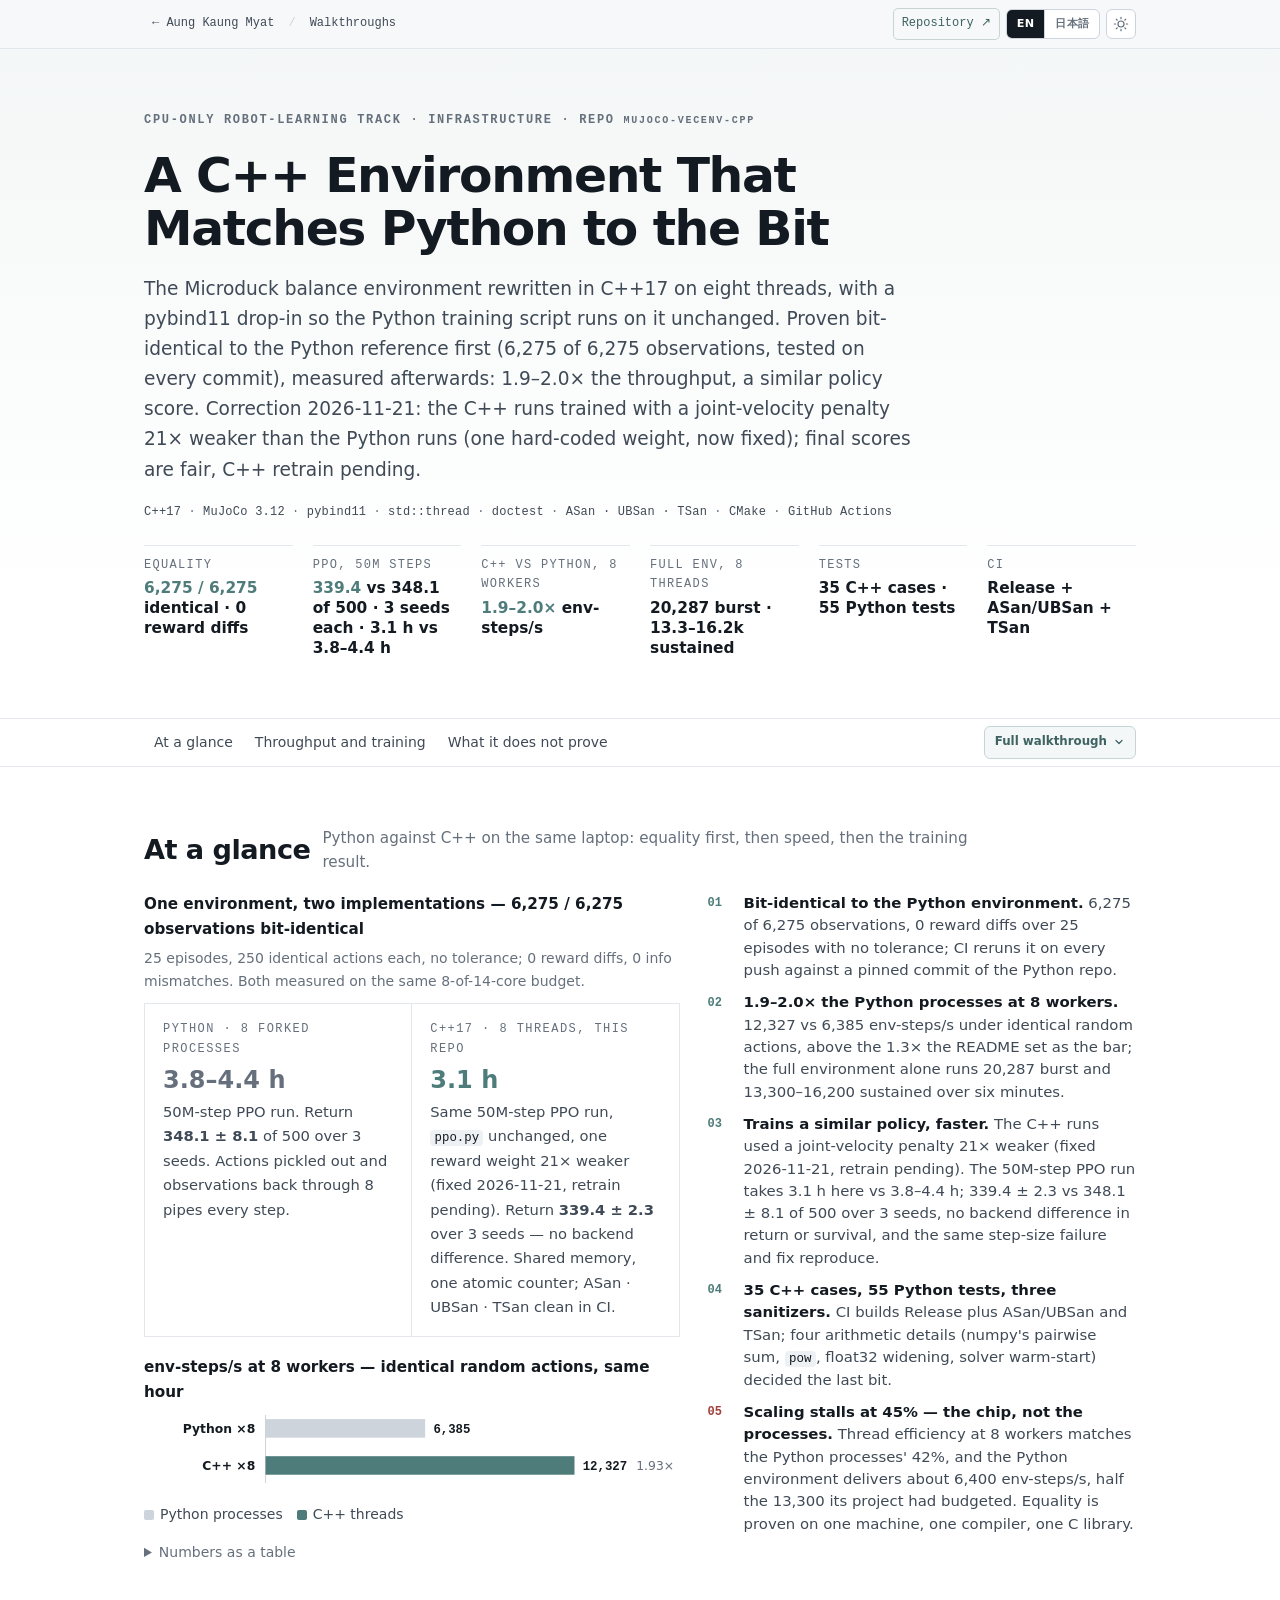
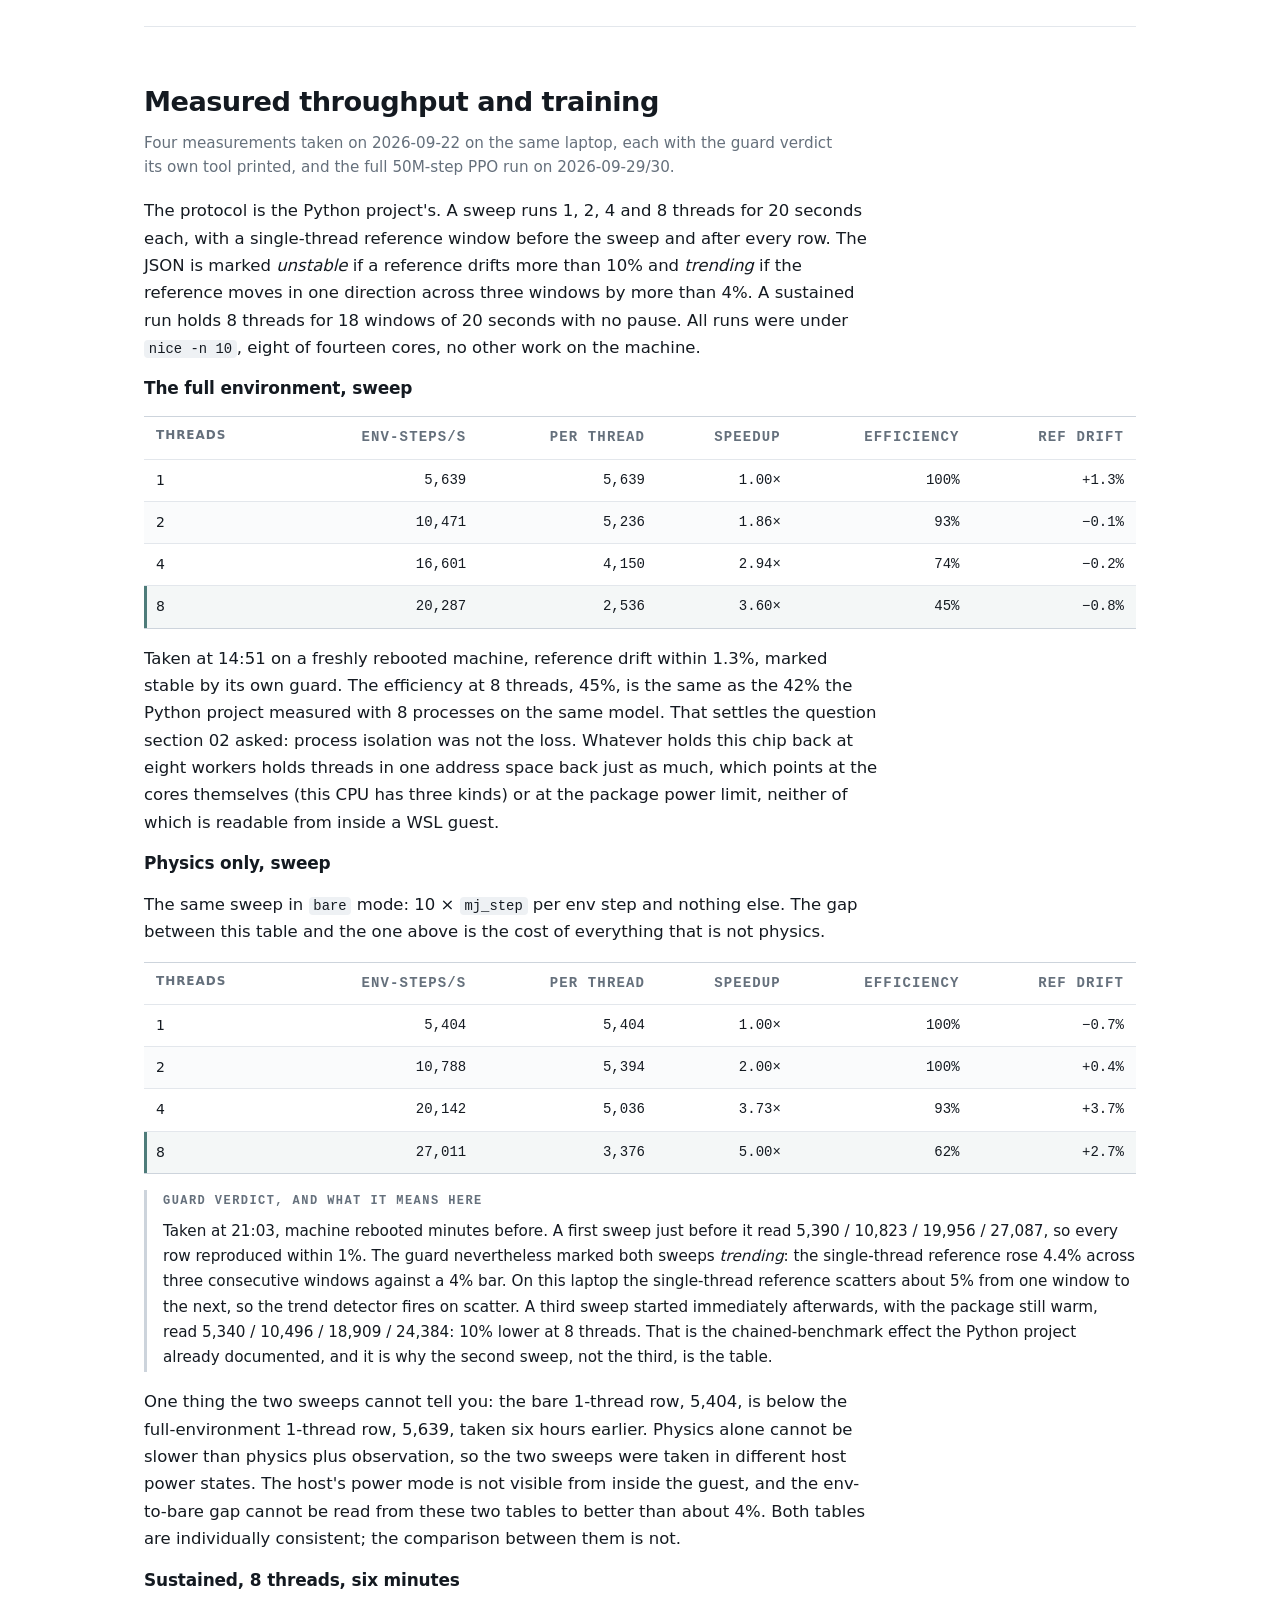
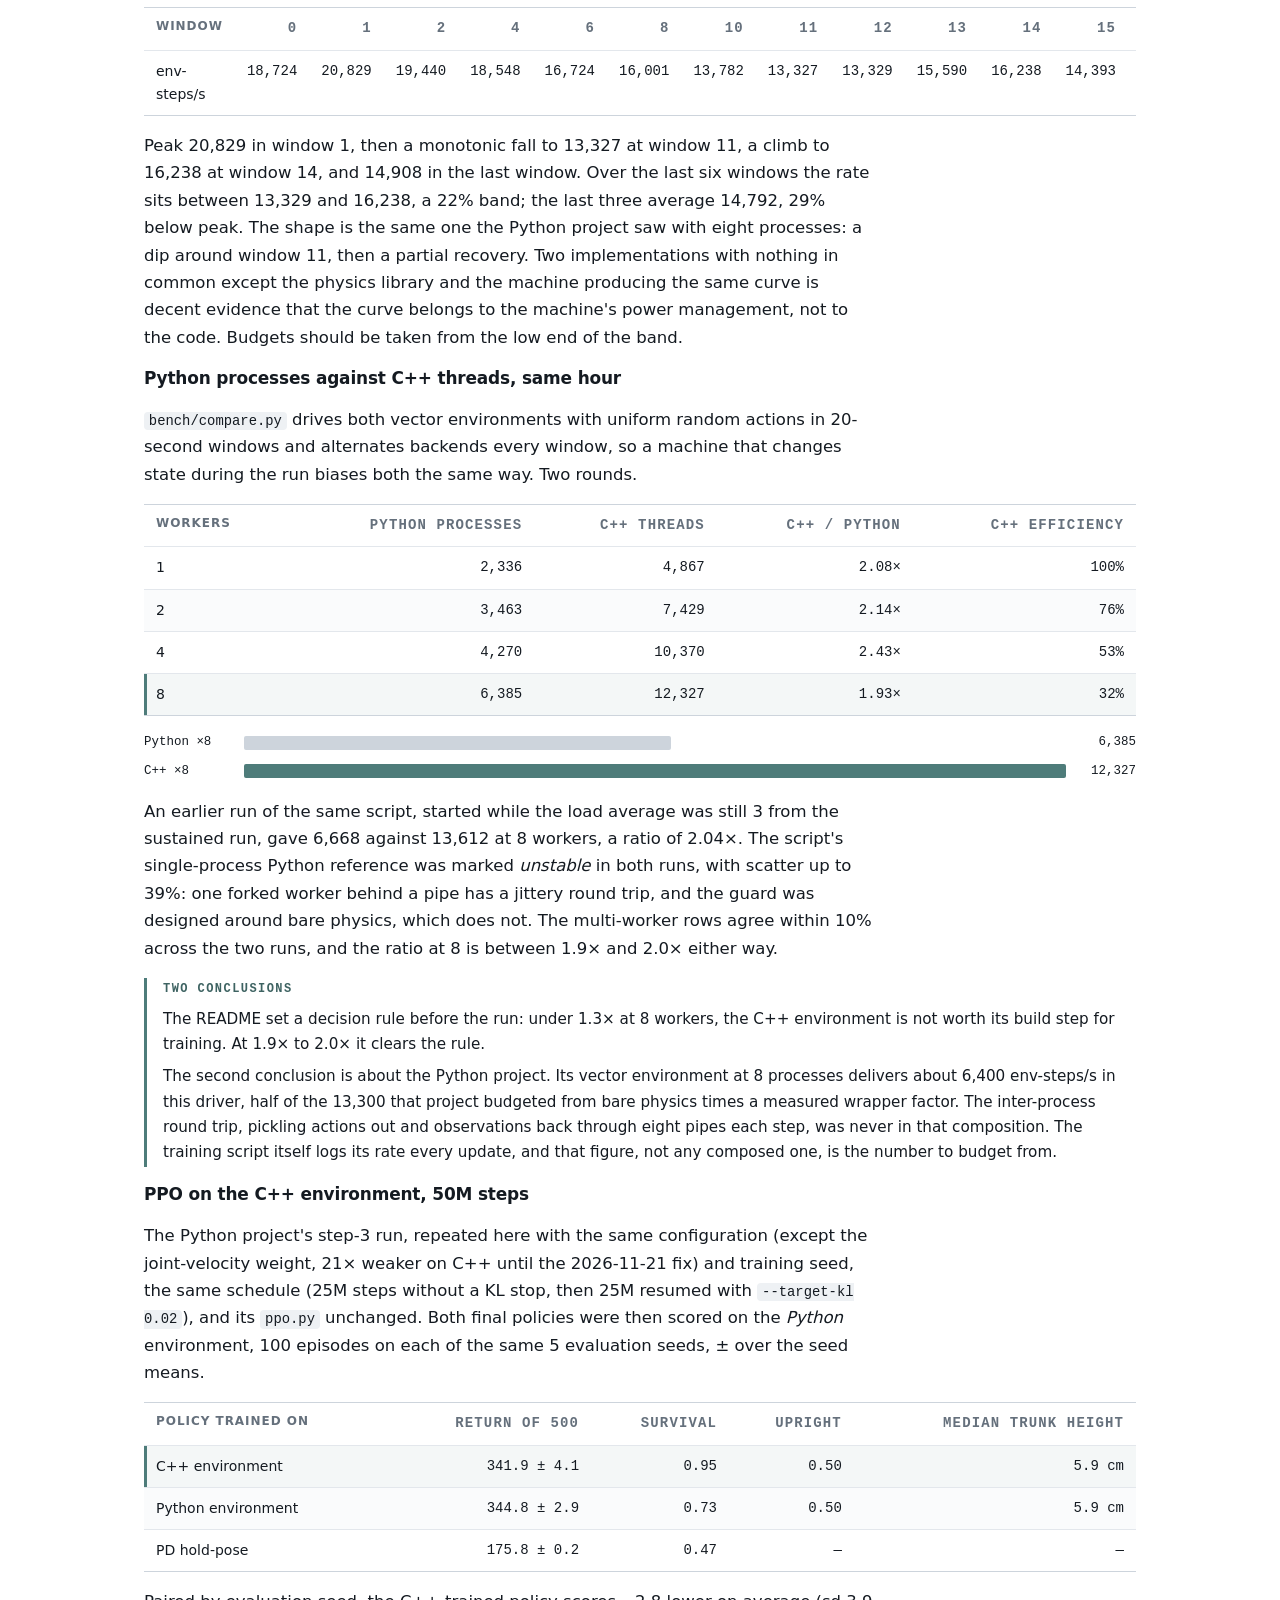
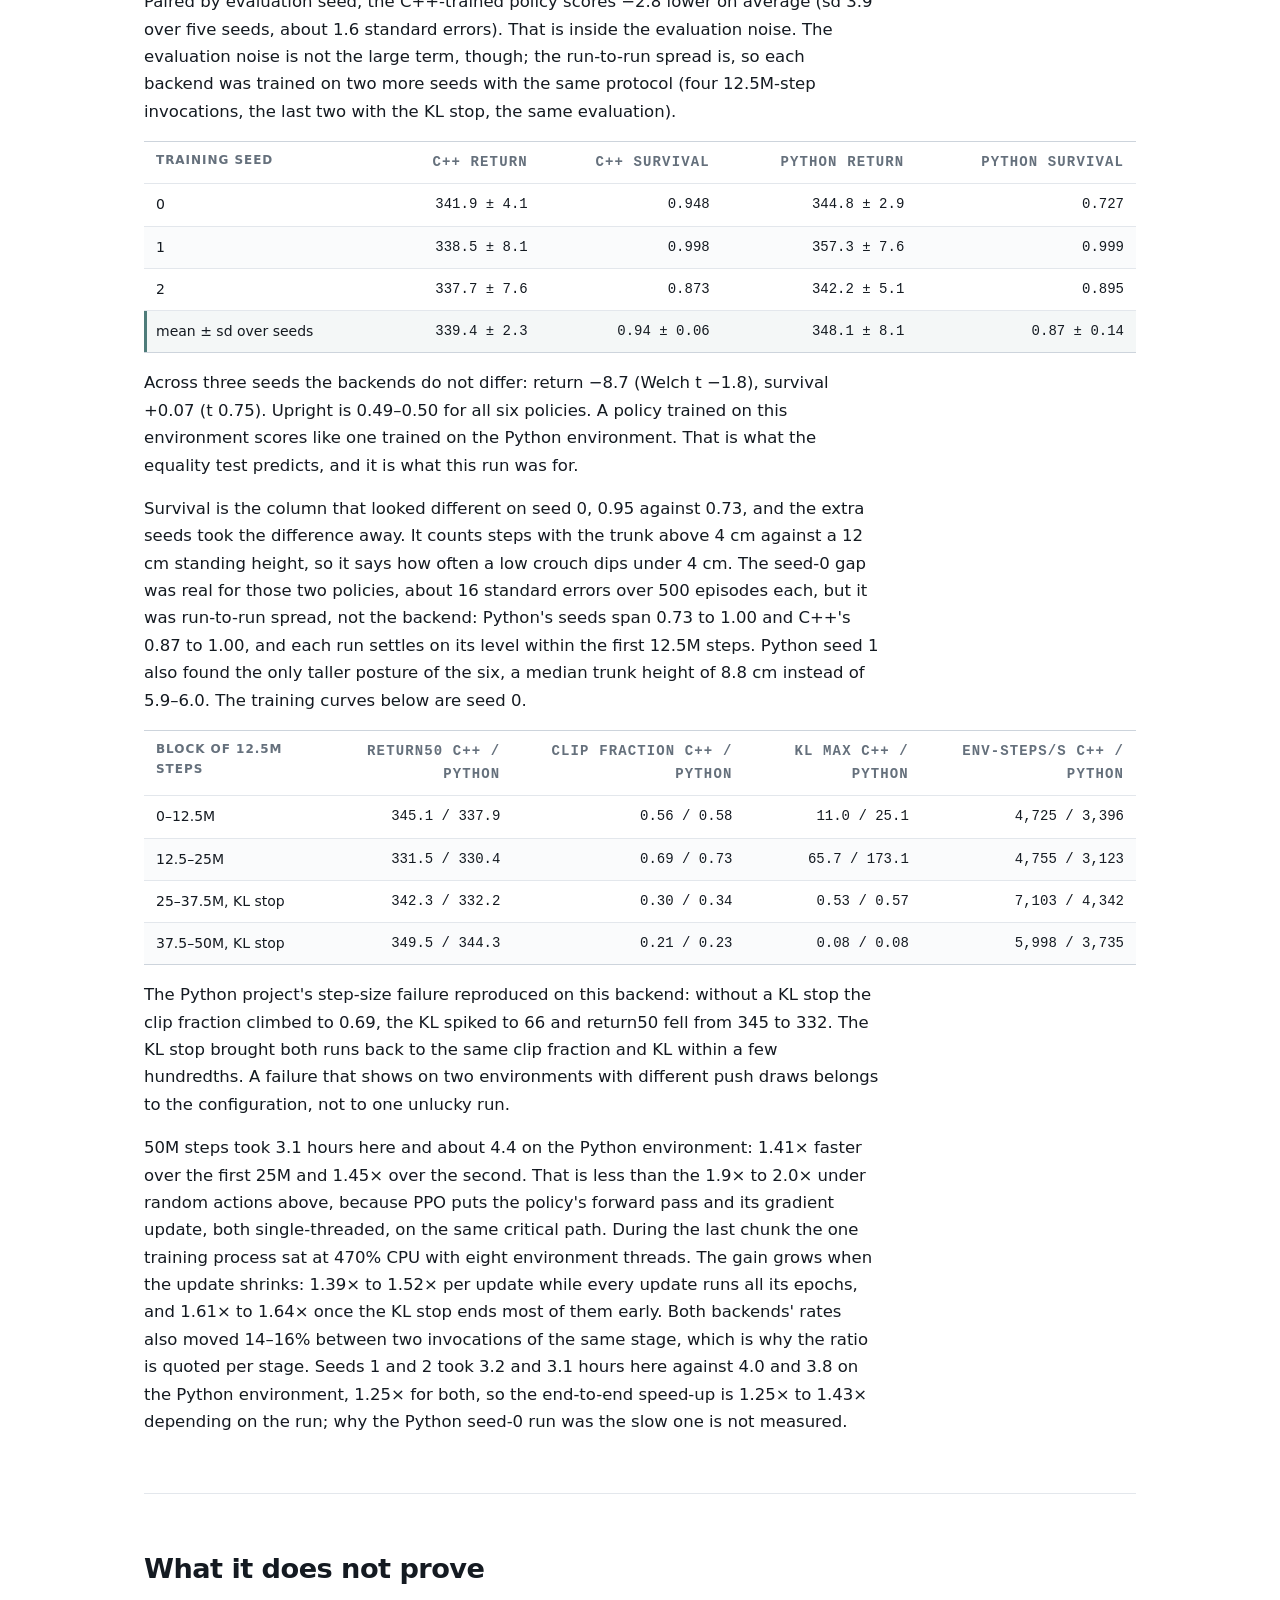
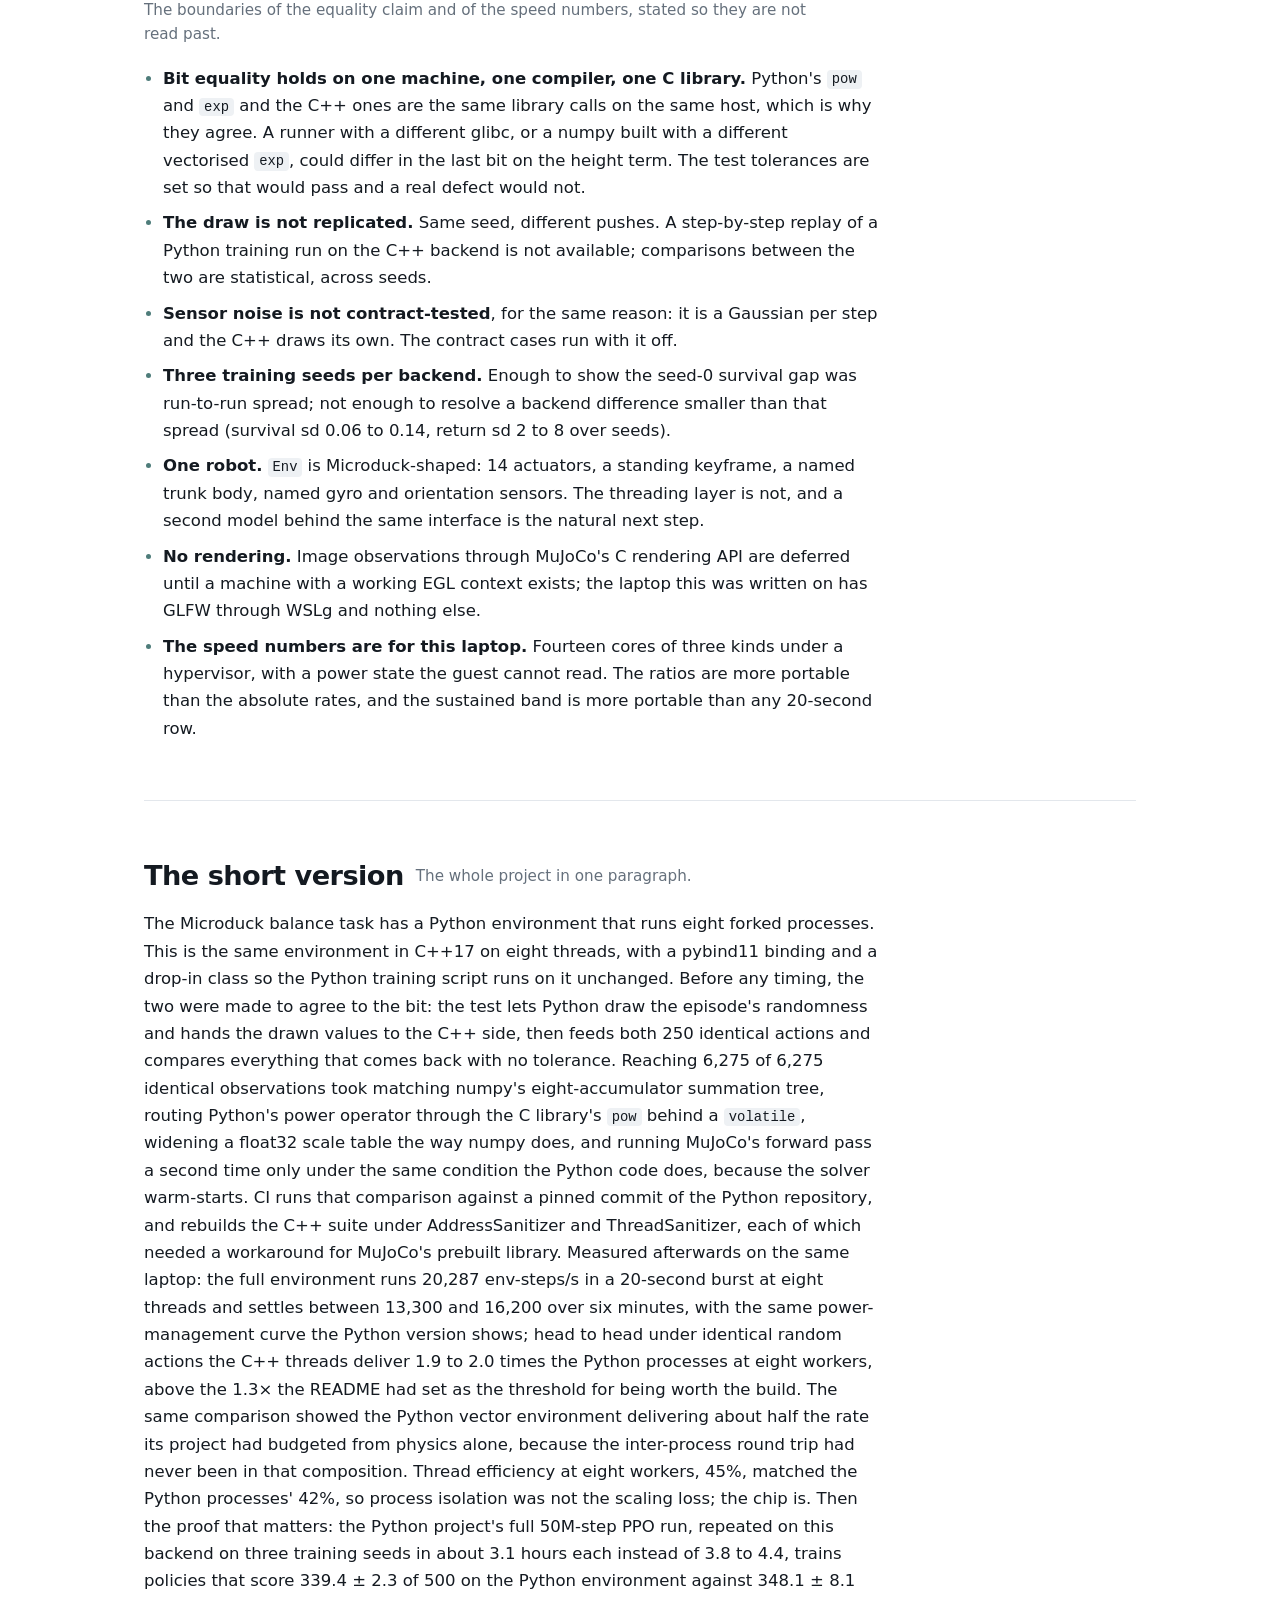
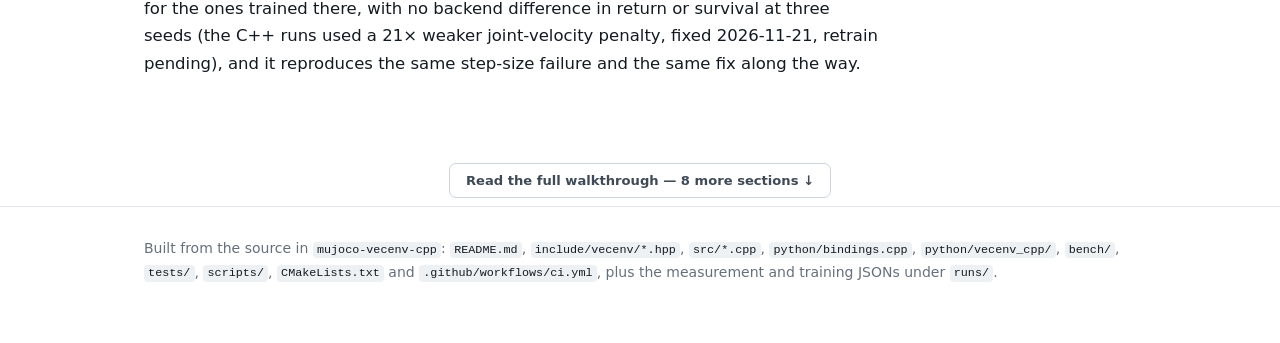
<file: projects/mujoco-vecenv-cpp.html>
<!DOCTYPE html>
<html lang="en" style="--h:#4e7c7a" data-title-ja="Pythonとビット単位で一致するC++環境 — Aung Kaung Myat">
<head>
<meta charset="UTF-8">
<meta name="viewport" content="width=device-width, initial-scale=1.0">
<title>A C++ Environment That Matches Python to the Bit — Aung Kaung Myat</title>
<meta name="description" content="A threaded C++17 MuJoCo environment for the Microduck biped that reproduces the Python reference environment bit for bit, tested on every commit, measured against it on the same laptop, and trains a PPO policy that scores the same.">
<meta name="author" content="Aung Kaung Myat">
<link rel="canonical" href="https://aungkaung1928.github.io/projects/mujoco-vecenv-cpp.html">
<meta property="og:type" content="article">
<meta property="og:url" content="https://aungkaung1928.github.io/projects/mujoco-vecenv-cpp.html">
<meta property="og:title" content="A C++ Environment That Matches Python to the Bit">
<meta property="og:description" content="A threaded C++17 MuJoCo environment for the Microduck biped that reproduces the Python reference environment bit for bit, tested on every commit, measured against it on the same laptop, and trains a PPO policy that scores the same.">
<meta property="og:image" content="https://aungkaung1928.github.io/img/og/mujoco-vecenv-cpp.jpg">
<meta property="og:image:width" content="1200">
<meta property="og:image:height" content="630">
<meta property="og:image:alt" content="Walkthrough card: A C++ Environment That Matches Python to the Bit">
<meta name="twitter:card" content="summary_large_image">
<meta name="theme-color" content="#ffffff" media="(prefers-color-scheme: light)">
<meta name="theme-color" content="#0e1420" media="(prefers-color-scheme: dark)">
<link rel="icon" href="data:image/svg+xml,<svg xmlns='http://www.w3.org/2000/svg' viewBox='0 0 32 32'><rect width='32' height='32' rx='7' fill='%234e7c7a'/><text x='16' y='22' font-family='monospace' font-size='16' font-weight='700' fill='%23fff' text-anchor='middle'>A</text></svg>">
<script>
(function(d){var l,t;try{l=new URLSearchParams(location.search).get('lang')}catch(e){}
try{if(l)localStorage.setItem('lang',l);else l=localStorage.getItem('lang');t=localStorage.getItem('theme')}catch(e){}
if(l==='ja'){d.setAttribute('data-lang','ja');d.lang='ja'}
if(t==='dark'||(!t&&matchMedia('(prefers-color-scheme: dark)').matches))d.classList.add('dark-mode')})(document.documentElement);
</script>
<link rel="stylesheet" href="wt.css">
</head>
<body>
<a class="skip" href="#main"><span lang="en">Skip to content</span><span lang="ja">本文へ移動</span></a>
<div class="sitebar"><div class="wrap sitebar-inner">
  <a href="../index.html">← Aung Kaung Myat</a><span class="sb-sep">/</span><a href="./"><span lang="en">Walkthroughs</span><span lang="ja">プロジェクト解説</span></a>
  <div class="sb-tools">
    <a class="sb-repo" href="https://github.com/AungKaung1928/mujoco-vecenv-cpp" target="_blank" rel="noopener"><span lang="en">Repository ↗</span><span lang="ja">リポジトリ ↗</span></a>
    <div class="lang-switch" role="group" aria-label="Language / 言語"><button type="button" id="lang-en" data-set-lang="en" aria-pressed="true">EN</button><button type="button" id="lang-ja" data-set-lang="ja" aria-pressed="false">日本語</button></div>
    <button class="sb-theme" id="theme-toggle" type="button" aria-label="Toggle dark mode" title="Light / dark"><svg class="sun-icon" width="16" height="16" viewBox="0 0 24 24" fill="none" stroke="currentColor" stroke-width="1.8" stroke-linecap="round"><circle cx="12" cy="12" r="4.5"></circle><path d="M12 2v2M12 20v2M4.9 4.9l1.4 1.4M17.7 17.7l1.4 1.4M2 12h2M20 12h2M4.9 19.1l1.4-1.4M17.7 6.3l1.4-1.4"></path></svg><svg class="moon-icon" width="16" height="16" viewBox="0 0 24 24" fill="none" stroke="currentColor" stroke-width="1.8" stroke-linecap="round" stroke-linejoin="round"><path d="M21 12.79A9 9 0 1 1 11.21 3 7 7 0 0 0 21 12.79z"></path></svg></button>
  </div>
</div></div>
<div class="progress" aria-hidden="true"><i></i></div>
<header class="top">
  <div class="wrap head-inner">
    <div class="eyebrow"><span lang="en">CPU-only robot-learning track · infrastructure · repo</span><span lang="ja">CPUのみのrobot learning · 基盤 · リポジトリ</span> <code style="background:none;padding:0;color:inherit">mujoco-vecenv-cpp</code></div>
    <h1><span lang="en">A C++ Environment That Matches Python to the Bit</span><span lang="ja">Pythonとビット単位で一致するC++環境</span></h1>
    <p class="deck" lang="en">The Microduck balance environment rewritten in C++17 on eight threads, with a pybind11 drop-in so
      the Python training script runs on it unchanged. Proven bit-identical to the Python reference first
      (6,275 of 6,275 observations, tested on every commit), measured afterwards: 1.9–2.0× the throughput, a
      similar policy score. Correction 2026-11-21: the C++ runs trained with a joint-velocity penalty 21× weaker than the Python runs (one hard-coded weight, now fixed); final scores are fair, C++ retrain pending.</p>
    <p class="deck" lang="ja">MicroduckのバランスEnvironmentをC++17で8スレッド上に書き直し、pybind11の差し替えクラスによってPythonの学習スクリプトを無修正で動かせるようにしました。
      まずPython版とのビット単位の一致（6,275個中6,275個のobservation、コミットごとにテスト）を証明し、その後に計測したところ、throughputは1.9〜2.0倍、policyのスコアは同等でした。（2026-11-21訂正：C++側の学習はjoint速度ペナルティがPython側の21分の1でした。重み1つのハードコードが原因で修正済み。最終評価は公平、C++の再学習は未実施。）</p>
    <div class="chips">
      <span class="chip">C++17</span><span class="chip">MuJoCo 3.12</span><span class="chip">pybind11</span>
      <span class="chip">std::thread</span><span class="chip">doctest</span><span class="chip">ASan · UBSan · TSan</span>
      <span class="chip">CMake</span><span class="chip">GitHub Actions</span>
    </div>
    <dl class="factgrid">
      <div class="fact"><dt><span lang="en">Equality</span><span lang="ja">一致</span></dt><dd><em>6,275 / 6,275</em> <span lang="en">identical · 0 reward diffs</span><span lang="ja">一致 · reward差 0</span></dd></div>
      <div class="fact"><dt>PPO, 50M steps</dt><dd><em>339.4</em> vs 348.1 <span lang="en">of 500 · 3 seeds each</span><span lang="ja">（500点満点）· 各3 seeds</span> · 3.1 h vs 3.8–4.4 h</dd></div>
      <div class="fact"><dt>C++ vs Python, 8 workers</dt><dd><em>1.9–2.0×</em> env-steps/s</dd></div>
      <div class="fact"><dt><span lang="en">Full env, 8 threads</span><span lang="ja">環境全体・8スレッド</span></dt><dd>20,287 burst · 13.3–16.2k sustained</dd></div>
      <div class="fact"><dt><span lang="en">Tests</span><span lang="ja">テスト</span></dt><dd><span lang="en">35 C++ cases · 55 Python tests</span><span lang="ja">C++ 35ケース · Python 55テスト</span></dd></div>
      <div class="fact"><dt>CI</dt><dd>Release + ASan/UBSan + TSan</dd></div>
    </dl>
  </div>
</header>

<nav class="jump">
  <div class="wrap jump-inner">
    <a href="#glance"><span lang="en">At a glance</span><span lang="ja">要点</span></a>
    <a href="#plain" data-depth="deep"><span lang="en">In plain words</span><span lang="ja">概要</span></a>
    <a href="#why" data-depth="deep"><span lang="en">Why it exists</span><span lang="ja">作った理由</span></a>
    <a href="#files" data-depth="deep"><span lang="en">Every file</span><span lang="ja">全ファイル</span></a>
    <a href="#equality" data-depth="deep"><span lang="en">The equality test</span><span lang="ja">一致テスト</span></a>
    <a href="#arith" data-depth="deep"><span lang="en">Three arithmetic details</span><span lang="ja">3つの演算の細部</span></a>
    <a href="#threads" data-depth="deep"><span lang="en">Threading design</span><span lang="ja">スレッド設計</span></a>
    <a href="#san" data-depth="deep"><span lang="en">Sanitizers and CI</span><span lang="ja">SanitizerとCI</span></a>
    <a href="#speed"><span lang="en">Throughput and training</span><span lang="ja">Throughputと学習</span></a>
    <a href="#limits"><span lang="en">What it does not prove</span><span lang="ja">言えないこと</span></a>
    <a href="#run" data-depth="deep"><span lang="en">Running it</span><span lang="ja">実行方法</span></a>
      <button type="button" id="jump-toggle" class="jump-toggle" aria-expanded="false"><span class="off"><span lang="en">Full walkthrough</span><span lang="ja">全文を表示</span></span><span class="on"><span lang="en">Key sections only</span><span lang="ja">要点のみ</span></span><svg width="12" height="12" viewBox="0 0 24 24" fill="none" stroke="currentColor" stroke-width="2.4" stroke-linecap="round" stroke-linejoin="round"><path d="M6 9l6 6 6-6"/></svg></button>
  </div>
</nav>

<main class="wrap" id="main">

<section id="glance">
  <div class="sec-head"><span class="sec-num">00</span><h2><span lang="en">At a glance</span><span lang="ja">要点</span></h2><p class="sec-sub"><span lang="en">Python against C++ on the same laptop: equality first, then speed, then the training result.</span><span lang="ja">同じノートPCでのPython対C++。一致、速度、学習結果の順に。</span></p></div>
  <div class="glance">
    <div class="glance-visual">
      <div class="vtitle"><span lang="en">One environment, two implementations — 6,275 / 6,275 observations bit-identical</span><span lang="ja">1つの環境、2つの実装 — 6,275 / 6,275個のobservationがビット単位で一致</span></div>
      <div class="vsub"><span lang="en">25 episodes, 250 identical actions each, no tolerance; 0 reward diffs, 0 info mismatches. Both measured on the same 8-of-14-core budget.</span><span lang="ja">25 episodes、各250個の同一action、許容誤差なし。reward差0、info不一致0。どちらも同じ14コア中8コアの枠で計測。</span></div>
      <div class="vs">
        <div>
          <span class="tag"><span lang="en">Python · 8 forked processes</span><span lang="ja">Python · 8 forkプロセス</span></span>
          <span class="big" style="color:var(--muted)">3.8–4.4 h</span>
          <p lang="en">50M-step PPO run. Return <strong>348.1 ± 8.1</strong> of 500 over 3 seeds. Actions pickled out and observations back through 8 pipes every step.</p>
          <p lang="ja">50M stepのPPO学習。returnは500点中<strong>348.1 ± 8.1</strong>（3 seeds）。毎step、actionをpickleして8本のpipeで送り、observationを戻します。</p>
        </div>
        <div>
          <span class="tag"><span lang="en">C++17 · 8 threads, this repo</span><span lang="ja">C++17 · 8スレッド（本リポジトリ）</span></span>
          <span class="big">3.1 h</span>
          <p lang="en">Same 50M-step PPO run, <code>ppo.py</code> unchanged, one reward weight 21× weaker (fixed 2026-11-21, retrain pending). Return <strong>339.4 ± 2.3</strong> over 3 seeds — no backend difference. Shared memory, one atomic counter; ASan · UBSan · TSan clean in CI.</p>
          <p lang="ja">同じ50M stepのPPO学習、<code>ppo.py</code>は無修正（reward重み1つが21分の1、2026-11-21修正、再学習は未実施）。returnは<strong>339.4 ± 2.3</strong>（3 seeds）でbackend間の差なし。共有メモリとatomicカウンタ1つ。CIでASan · UBSan · TSanすべてクリア。</p>
        </div>
      </div>
      <div class="vtitle" style="margin-top:8px"><span lang="en">env-steps/s at 8 workers — identical random actions, same hour</span><span lang="ja">8 workerでのenv-steps/s — 同一のランダムaction、同じ時間帯</span></div>
      <svg class="viz" viewBox="0 0 520 76" role="img" aria-label="bar chart: env-steps per second at 8 workers, Python processes against C++ threads"><line class="axis" x1="118" y1="0" x2="118" y2="66"/><text x="108" y="17.0" text-anchor="end" class="lbl" lang="en">Python ×8</text><text x="108" y="17.0" text-anchor="end" class="lbl" lang="ja">Python ×8</text><rect class="bar ref" x="118" y="4" width="155" height="18" rx="0"><title>Python, 8 forked processes: 6,385 env-steps/s</title></rect><text x="281" y="17.0" class="lbl num">6,385</text><text x="108" y="53.0" text-anchor="end" class="lbl" lang="en">C++ ×8</text><text x="108" y="53.0" text-anchor="end" class="lbl" lang="ja">C++ ×8</text><rect class="bar" x="118" y="40" width="300" height="18" rx="0"><title>C++, 8 threads: 12,327 env-steps/s (1.93× Python)</title></rect><text x="426" y="53.0" class="lbl num">12,327</text><text x="478" y="53.0" class="mut">1.93×</text></svg>
      <div class="legend"><span class="ref"><span lang="en">Python processes</span><span lang="ja">Pythonプロセス</span></span><span><span lang="en">C++ threads</span><span lang="ja">C++スレッド</span></span></div>
      <details class="tbl"><summary><span lang="en">Numbers as a table</span><span lang="ja">数値を表で見る</span></summary>
        <div class="tablewrap"><table><thead><tr><th><span lang="en">Measure</span><span lang="ja">項目</span></th><th class="num">Python</th><th class="num">C++</th></tr></thead>
        <tbody><tr class="hl"><td><span lang="en">env-steps/s, 8 workers</span><span lang="ja">8 workerでのenv-steps/s</span></td><td class="num">6,385</td><td class="num">12,327 (1.93×)</td></tr>
        <tr><td><span lang="en">50M-step PPO, wall time</span><span lang="ja">50M step PPOの所要時間</span></td><td class="num">3.8–4.4 h</td><td class="num">3.1 h</td></tr>
        <tr><td><span lang="en">return of 500, 3 seeds</span><span lang="ja">return（500点満点）、3 seeds</span></td><td class="num">348.1 ± 8.1</td><td class="num">339.4 ± 2.3</td></tr>
        <tr><td><span lang="en">efficiency at 8 workers</span><span lang="ja">8 workerでの効率</span></td><td class="num">42%</td><td class="num">45%</td></tr>
        <tr><td><span lang="en">observations bit-identical</span><span lang="ja">ビット一致したobservation</span></td><td class="num" colspan="2">6,275 / 6,275</td></tr></tbody></table></div></details>
    </div>
    <ul class="keypoints">
      <li><b>01</b><span lang="en"><strong>Bit-identical to the Python environment.</strong> 6,275 of 6,275 observations, 0 reward diffs over 25 episodes with no tolerance; CI reruns it on every push against a pinned commit of the Python repo.</span><span lang="ja"><strong>Python環境とビット単位で一致。</strong>25 episodesで6,275個中6,275個のobservationが一致、reward差0、許容誤差なし。CIがpushごとに、Pythonリポジトリの固定コミットに対して再実行。</span></li>
      <li><b>02</b><span lang="en"><strong>1.9–2.0× the Python processes at 8 workers.</strong> 12,327 vs 6,385 env-steps/s under identical random actions, above the 1.3× the README set as the bar; the full environment alone runs 20,287 burst and 13,300–16,200 sustained over six minutes.</span><span lang="ja"><strong>8 workerでPythonプロセスの1.9〜2.0倍。</strong>同一のランダムactionで12,327対6,385 env-steps/s。READMEが定めた基準1.3×を上回る。環境単体では20,287 burst、6分間のsustainedで13,300〜16,200。</span></li>
      <li><b>03</b><span lang="en"><strong>Trains a similar policy, faster.</strong> The C++ runs used a joint-velocity penalty 21× weaker (fixed 2026-11-21, retrain pending). The 50M-step PPO run takes 3.1 h here vs 3.8–4.4 h; 339.4 ± 2.3 vs 348.1 ± 8.1 of 500 over 3 seeds, no backend difference in return or survival, and the same step-size failure and fix reproduce.</span><span lang="ja"><strong>同等のpolicyをより速く学習。</strong>C++側はjoint速度ペナルティが21分の1でした（2026-11-21修正、再学習は未実施）。50M stepのPPO学習は3.8〜4.4時間に対して3.1時間。3 seedsで500点中339.4 ± 2.3対348.1 ± 8.1、returnにもsurvivalにもbackend間の差なし。同じstep sizeの失敗と対処も再現。</span></li>
      <li><b>04</b><span lang="en"><strong>35 C++ cases, 55 Python tests, three sanitizers.</strong> CI builds Release plus ASan/UBSan and TSan; four arithmetic details (numpy's pairwise sum, <code>pow</code>, float32 widening, solver warm-start) decided the last bit.</span><span lang="ja"><strong>C++ 35ケース、Python 55テスト、3つのsanitizer。</strong>CIはReleaseに加えASan/UBSanとTSanでビルド。最終ビットを決めたのは4つの演算の細部（numpyのpairwise sum、<code>pow</code>、float32の拡張、ソルバーのwarm-start）。</span></li>
      <li class="neg"><b>05</b><span lang="en"><strong>Scaling stalls at 45% — the chip, not the processes.</strong> Thread efficiency at 8 workers matches the Python processes' 42%, and the Python environment delivers about 6,400 env-steps/s, half the 13,300 its project had budgeted. Equality is proven on one machine, one compiler, one C library.</span><span lang="ja"><strong>スケーリングは効率45%で頭打ち — 原因はプロセスではなくチップ。</strong>8 workerでのスレッド効率はPythonプロセスの42%と同水準。Python環境は約6,400 env-steps/sで、同プロジェクトが見積もった13,300の半分。一致の証明は1台のマシン・1つのコンパイラ・1つのCライブラリでのもの。</span></li>
    </ul>
  </div>
</section>

<section id="plain" data-depth="deep">
  <div class="sec-head"><span class="sec-num">01</span><h2><span lang="en">In plain words</span><span lang="ja">概要</span></h2><p class="sec-sub" lang="en">What a vector environment is, why this one is written in C++, and what "bit-identical" buys.</p><p class="sec-sub" lang="ja">vector environmentとは何か、なぜC++で書いたのか、「ビット単位で一致」で何が得られるのか。</p></div>
  <div class="stack prose">
    <p lang="en">Reinforcement learning trains a policy by letting it act in a simulator millions of times. To do that
      quickly you run many copies of the simulated robot at once and feed the policy a batch of observations
      per step. The object that holds those copies and steps them together is called a <em>vector
      environment</em>.</p>
    <p lang="ja">強化学習では、シミュレータ内でpolicyに何百万回も行動させて学習します。これを速く回すには、シミュレーション上のロボットを多数同時に動かし、
      1 stepごとにobservationをバッチでpolicyに渡します。この複数のコピーを保持してまとめてstepさせるものを<em>vector environment</em>と呼びます。</p>
    <p lang="en">The Microduck project has one written in Python. Python can only execute one thread of its own code at a
      time, so its vector environment starts eight separate processes and talks to them through pipes. That
      works, and every number in that project was measured on it. It also means a fixed cost per step that has
      nothing to do with physics: serialising actions, waking eight processes, waiting for the slowest one,
      copying observations back.</p>
    <p lang="ja">MicroduckプロジェクトにはPythonで書いたものがあります。Pythonは自身のコードを同時に1スレッドしか実行できないため、
      そのvector environmentは8つの独立したプロセスを起動し、pipeで通信します。これは正しく動き、同プロジェクトの数値はすべてこの上で計測しました。
      一方で、物理計算とは無関係な固定コストが毎stepかかります。actionのシリアライズ、8プロセスの起床、最も遅いプロセスの待ち、observationの書き戻しです。</p>
    <p lang="en">This repository is the same environment in C++. The step loop has no interpreter in it, so eight
      environments run on eight threads of one process and share memory. A small binding lets Python call
      it, and the Microduck training script runs on it with no edits.</p>
    <p lang="ja">このリポジトリは同じ環境をC++で実装したものです。stepループにインタプリタが介在しないため、8つの環境が1プロセス内の8スレッドで動き、メモリを共有します。
      小さなbindingでPythonから呼び出せるようにしてあり、Microduckの学習スクリプトは無修正で動きます。</p>
    <div class="note key">
      <span class="note-label"><span lang="en">The one claim</span><span lang="ja">唯一の主張</span></span>
      <p lang="en">A faster environment that behaves even slightly differently trains a different policy, and then
        nothing measured on the Python environment carries over. So the first thing tested, before any timing,
        is equality: given the same starting state and the same actions, the C++ environment returns the
        same 48 floating-point observations, the same reward and the same flags as the Python one, with no
        tolerance. Over 25 episodes and 6,275 observations there is not one differing bit. That test runs in
        CI against a pinned commit of the Python repository.</p>
      <p lang="ja">速くてもわずかに挙動が違う環境では別のpolicyが学習され、Python環境で計測したことが何も引き継げなくなります。
        そこで時間計測より先に、まず一致をテストしました。同じ初期状態と同じactionを与えると、C++環境はPython環境と同じ48個の浮動小数点observation、
        同じreward、同じフラグを、許容誤差なしで返します。25 episodes・6,275個のobservationで、異なるビットは1つもありません。
        このテストは、Pythonリポジトリの固定コミットに対してCIで実行しています。</p>
    </div>
    <p lang="en">Getting there meant matching how numpy adds fourteen numbers, how Python squares a float, and how a
      float32 constant is promoted to float64. Those three details are the middle of this page. The
      throughput numbers are at the end, with their caveats, because they turned out to say something about
      the Python environment too.</p>
    <p lang="ja">そのためには、numpyが14個の数をどう足すか、Pythonがfloatをどう2乗するか、float32の定数がどうfloat64に昇格されるかを合わせる必要がありました。
      この3点がページの中盤です。throughputの数値は注意点とあわせて最後に置いています。結果的にPython環境についても分かったことがあったためです。</p>
  </div>
<div class="glosswrap">
  <h3><span lang="en">Terms used on this page</span><span lang="ja">このページの用語</span></h3>
  <div class="gloss">
    <div class="gterm"><b>vector environment</b><span lang="en">N simulated robots stepped together so the policy sees a batch of N observations per step. The Python one uses N processes; this one uses T threads.</span><span lang="ja">N台のシミュレーション上のロボットをまとめてstepさせ、policyが1 stepごとにN個のobservationをバッチで受け取れるようにするもの。Python版はNプロセス、こちらはTスレッドを使います。</span></div>
    <div class="gterm"><b>thread vs process</b><span lang="en">Threads share one address space and cost nothing to exchange data. Processes have separate memory and exchange data through pipes, which costs a copy and a context switch each way.</span><span lang="ja">スレッドは1つのアドレス空間を共有し、データ受け渡しのコストがかかりません。プロセスはメモリが別々でpipe経由でデータを交換するため、往復それぞれでコピーとコンテキストスイッチが発生します。</span></div>
    <div class="gterm"><b>bit-identical</b><span lang="en">Two floating-point numbers with exactly the same 32 or 64 bits. Stricter than "close": no tolerance, no rounding allowed.</span><span lang="ja">2つの浮動小数点数の32ビットまたは64ビットが完全に同じであること。「近い」より厳しく、許容誤差も丸めも認めません。</span></div>
    <div class="gterm"><b>pybind11</b><span lang="en">A header-only library for exposing C++ classes to Python. Here it wraps <code>Env</code>, <code>VecEnv</code> and the config structs, and passes numpy arrays without copying.</span><span lang="ja">C++のクラスをPythonに公開するheader-onlyライブラリ。ここでは<code>Env</code>、<code>VecEnv</code>、設定用の構造体をラップし、numpy配列をコピーなしで受け渡します。</span></div>
    <div class="gterm"><b>PCG64</b><span lang="en">The random number generator numpy uses by default. Reimplemented here so the C++ side draws from the same family; the seeding differs on purpose (see section 04).</span><span lang="ja">numpyがデフォルトで使う乱数生成器。C++側も同じ系統から乱数を引けるよう再実装しました。seedの与え方は意図的に変えています（04章参照）。</span></div>
    <div class="gterm"><b>domain randomisation</b><span lang="en">Changing physical parameters (servo gains, masses, friction, latency) each episode so the policy does not overfit one exact model. Here it writes into the model, which is why each environment owns its own copy.</span><span lang="ja">episodeごとに物理パラメータ（サーボのゲイン、質量、摩擦、latency）を変え、policyが1つのモデルに過学習しないようにする手法。ここではモデルに直接書き込むため、各環境が自分専用のコピーを持ちます。</span></div>
    <div class="gterm"><b>sanitizer</b><span lang="en">A compiler mode that instruments the binary to catch memory errors (AddressSanitizer), undefined behaviour (UBSan) or data races between threads (ThreadSanitizer) at run time.</span><span lang="ja">バイナリに計測コードを埋め込み、実行時にメモリエラー（AddressSanitizer）、未定義動作（UBSan）、スレッド間のデータ競合（ThreadSanitizer）を検出するコンパイラのモード。</span></div>
    <div class="gterm"><b>burst vs sustained</b><span lang="en">A 20-second measurement on a cool laptop reads high because the chip is still at turbo. A six-minute run with no pause shows the rate the power limit allows. Budgets come from the second.</span><span lang="ja">冷えたノートPCで20秒計測すると、チップがまだターボ状態なので高く出ます。休みなく6分間回すと、電力制限が許す速度が分かります。見積もりは後者から立てます。</span></div>
    <div class="gterm"><b>reference window</b><span lang="en">A single-thread measurement taken before the sweep and after every row. If it moves, the machine changed state mid-sweep and the rows are not comparable.</span><span lang="ja">sweepの前と各行の後に取る1スレッドの計測。これが動いたらsweep途中でマシンの状態が変わったということで、行同士は比較できません。</span></div>
    <div class="gterm"><b>env-steps/s</b><span lang="en">Environment steps per second, summed over all environments. One env step here is 10 physics steps plus observation, reward and bookkeeping.</span><span lang="ja">全環境を合計した1秒あたりの環境step数。ここでの1 env stepは、物理10 stepにobservation・reward・管理処理を加えたものです。</span></div>
  </div>
</div>
</section>

<section id="why" data-depth="deep">
  <div class="sec-head"><span class="sec-num">02</span><h2><span lang="en">Why it exists</span><span lang="ja">作った理由</span></h2><p class="sec-sub" lang="en">Two open questions from the Python project, and the rule that equality comes before speed.</p><p class="sec-sub" lang="ja">Pythonプロジェクトに残った2つの疑問と、「速度より先に一致」というルール。</p></div>
  <div class="stack prose">
    <p lang="en">The Python project left two measurements it could not explain from inside Python. First, its
      environment wrapper cost 25% over bare physics on one core. Second, scaling across eight processes
      settled at 55% efficiency on one robot model and 42% on the one actually used for training, and the
      loss was attributed to a shared resource outside the cores, without proof. Whether process isolation
      itself was part of the loss was unknowable without an implementation that did not use processes.</p>
    <p lang="ja">Pythonプロジェクトには、Pythonの中からは説明できない計測結果が2つ残っていました。1つ目は、1コアで環境wrapperが物理計算単体より25%余計にかかっていたこと。
      2つ目は、8プロセスへのスケーリング効率が、あるロボットモデルで55%、実際に学習に使ったモデルで42%にとどまったことです。
      この損失はコア外の共有リソースによるものとしていましたが、証明はありませんでした。プロセス分離そのものが損失の一部かどうかは、プロセスを使わない実装がなければ分かりません。</p>
    <p lang="en">A C++ version answers both, but only if it is the same environment. The order of work therefore was:
      port the environment, prove equality, and only then run the benchmarks. Timing code that has not been
      proven equal produces a number about a different environment.</p>
    <p lang="ja">C++版なら両方に答えられますが、それは同じ環境である場合に限ります。そのため作業順は、環境を移植し、一致を証明し、その後で初めてベンチマークを取る、としました。
      一致が証明されていないコードの時間を測っても、それは別の環境についての数値にすぎません。</p>
    <div class="flow" aria-label="what each side does per step">
      <div class="box py"><b><span lang="en">Python, per step</span><span lang="ja">Python、1 stepあたり</span></b><span lang="en">Pickle 8 action rows, write to 8 pipes, each worker unpickles, steps, pickles obs, writes back, parent reads 8 pipes and stacks.</span><span lang="ja">8行のactionをpickleして8本のpipeに書き込み、各workerがunpickle・step・obsのpickle・書き戻しを行い、親プロセスが8本のpipeを読んでまとめます。</span></div>
      <div class="box cpp"><b><span lang="en">C++, per step</span><span lang="ja">C++、1 stepあたり</span></b><span lang="en">Write the action batch into shared memory, bump an atomic counter, 8 threads step their environments, caller reads the observation buffer.</span><span lang="ja">actionのバッチを共有メモリに書き込み、atomicカウンタを1つ進めると、8スレッドがそれぞれの環境をstepさせ、呼び出し側がobservationバッファを読みます。</span></div>
      <div class="box"><b><span lang="en">Same in both</span><span lang="ja">両者で共通</span></b><span lang="en">10 × <code>mj_step</code>, one <code>mj_forward</code>, 48-dim observation, reward terms, three seeded pushes, fixed 250-step episodes, autoreset.</span><span lang="ja">10 × <code>mj_step</code>、<code>mj_forward</code> 1回、48次元observation、reward項、seed付きの3回のpush、250 step固定のepisode、autoreset。</span></div>
    </div>
    <p lang="en">Everything measured in the Python project was measured inside a budget of eight of the machine's
      fourteen cores. This repo inherits that rule in code: <code>VecEnv</code> refuses more than eight
      threads unless the caller passes <code>allow_overcommit</code>.</p>
    <p lang="ja">Pythonプロジェクトの計測はすべて、マシンの14コアのうち8コアという枠内で行いました。このリポジトリはそのルールをコードとして引き継いでいます。
      呼び出し側が<code>allow_overcommit</code>を渡さない限り、<code>VecEnv</code>は8を超えるスレッド数を拒否します。</p>
  </div>
</section>

<section id="files" data-depth="deep">
  <div class="sec-head"><span class="sec-num">03</span><h2><span lang="en">Every file, and what it is for</span><span lang="ja">全ファイルとその役割</span></h2><p class="sec-sub" lang="en">Every tracked file outside the vendored test framework, grouped by directory, with line counts.</p><p class="sec-sub" lang="ja">同梱のテストフレームワークを除く全追跡ファイルを、ディレクトリごとに行数付きで示します。</p></div>
  <div class="stack">
    <p class="prose" lang="en">About 4,100 tracked lines outside <code>third_party/</code>, including the README, CI and the
      saved equality report. doctest is vendored under MIT and is the only third-party code.</p>
    <p class="prose" lang="ja"><code>third_party/</code>以外の追跡行数は約4,100行で、README、CI、保存済みの一致レポートを含みます。
      サードパーティのコードは、MITライセンスで同梱しているdoctestのみです。</p>
    <div class="tablewrap">
      <table class="filemap">
        <thead><tr><th><span lang="en">File</span><span lang="ja">ファイル</span></th><th class="num"><span lang="en">Lines</span><span lang="ja">行数</span></th><th><span lang="en">What it does</span><span lang="ja">役割</span></th></tr></thead>
        <tbody>
          <tr class="hl"><td>include/vecenv/env.hpp</td><td class="num">139</td>
            <td><span lang="en">The environment interface. <code>EnvConfig</code> (variant, episode length, action scale, pushes,
              initial noise, reward version, latency, sensor noise, DR), <code>EpisodeParams</code> (an episode's
              drawn values supplied from outside) and <code>StepInfo</code> (reward terms, trunk height, upright
              cosine, fallen, pushed, truncated, terminated, step index).</span><span lang="ja">環境のインターフェース。<code>EnvConfig</code>（variant、episode長、action scale、push、初期ノイズ、rewardのバージョン、latency、センサーノイズ、DR）、
              <code>EpisodeParams</code>（外部から与えるepisodeの抽選値）、<code>StepInfo</code>（reward項、胴体高さ、upright cosine、fallen、pushed、truncated、terminated、step番号）。</span></td></tr>
          <tr class="hl"><td>src/env.cpp</td><td class="num">281</td>
            <td><span lang="en">One Microduck. Keyframe reset, initial-noise clamp to the joint limits, push schedule, the
              latency buffer, the 48-dim observation with float32 scaling, rewards v1 and v2, the
              <code>mj_forward</code> that keeps every observation channel on one timestamp.</span><span lang="ja">Microduck 1体分。keyframeへのreset、初期ノイズの関節リミットへのクランプ、pushスケジュール、latencyバッファ、float32スケーリング付きの48次元observation、
              reward v1とv2、全observationチャネルを同一時刻に揃える<code>mj_forward</code>。</span></td></tr>
          <tr class="hl"><td>include/vecenv/vecenv.hpp · src/vecenv.cpp</td><td class="num">88 · 129</td>
            <td><span lang="en">N environments on T threads. Generation counter, spin-then-block workers, env <em>i</em> on thread
              <em>i</em> mod T, autoreset with <code>terminal_obs</code>, the eight-thread budget.</span><span lang="ja">N個の環境をTスレッドで実行。generationカウンタ、spinしてからblockするworker、env <em>i</em>をスレッド<em>i</em> mod Tに割り当て、
              <code>terminal_obs</code>付きのautoreset、8スレッドの上限。</span></td></tr>
          <tr><td>include/vecenv/dr.hpp · src/dr.cpp</td><td class="num">55 · 113</td>
            <td><span lang="en">Domain randomisation: the five servo parameters between the four measured actuator fits, body
              mass and inertia, floor friction, action latency, initial noise, sensor noise. Apply and restore
              are exact; a test checks nothing compounds across episodes.</span><span lang="ja">Domain randomisation。計測した4つのアクチュエータfitの間で振る5つのサーボパラメータ、リンクの質量と慣性、床の摩擦、action latency、初期ノイズ、センサーノイズ。
              適用と復元は厳密で、episodeをまたいで変化が累積しないことをテストで確認しています。</span></td></tr>
          <tr><td>include/vecenv/model.hpp · src/model.cpp</td><td class="num">71 · 139</td>
            <td><span lang="en">Loads a variant from the upstream assets, copies the prototype model per environment, resolves
              the strided joint indices the backlash variants need, and checks the header and library are the
              same MuJoCo version.</span><span lang="ja">upstreamのアセットからvariantを読み込み、プロトタイプのモデルを環境ごとにコピーし、backlash variantに必要な飛び飛びの関節インデックスを解決し、
              ヘッダとライブラリのMuJoCoバージョンが同じであることを確認します。</span></td></tr>
          <tr class="hl"><td>include/vecenv/numpy_compat.hpp</td><td class="num">66</td>
            <td><span lang="en">The three arithmetic details that decide bit equality: numpy's pairwise sum, Python's
              <code>pow</code>, and <code>clip</code>. Section 05.</span><span lang="ja">ビット一致を左右する3つの演算の細部。numpyのpairwise sum、Pythonの<code>pow</code>、<code>clip</code>。05章参照。</span></td></tr>
          <tr><td>include/vecenv/rng.hpp · src/rng.cpp</td><td class="num">51 · 79</td>
            <td><span lang="en">PCG64 with numpy's exact core stream, <code>random()</code> and <code>uniform()</code>. Seeding,
              <code>normal()</code> and <code>integers()</code> are documented as not numpy's.</span><span lang="ja">numpyと完全に同じコアストリームを持つPCG64と、<code>random()</code>・<code>uniform()</code>。seedの与え方、<code>normal()</code>、<code>integers()</code>はnumpyと異なることを明記しています。</span></td></tr>
          <tr><td>include/vecenv/mujoco.hpp</td><td class="num">19</td>
            <td><span lang="en">The one place MuJoCo's header is included, with a workaround so it compiles under
              AddressSanitizer. Section 07.</span><span lang="ja">MuJoCoのヘッダをincludeする唯一の場所。AddressSanitizer下でもコンパイルできるよう回避策を入れています。07章参照。</span></td></tr>
          <tr><td>include/vecenv/boxcheck.hpp · src/boxcheck.cpp</td><td class="num">21 · 94</td>
            <td><span lang="en">Reads the load average and the number of cores before a benchmark and records warnings into the
              output JSON, so a number taken on a busy machine cannot be read later as a clean one.</span><span lang="ja">ベンチマーク前にload averageとコア数を読み、警告を出力JSONに記録します。負荷のあるマシンで取った数値を、後からクリーンな数値と誤読しないためです。</span></td></tr>
          <tr class="hl"><td>python/bindings.cpp</td><td class="num">336</td>
            <td><span lang="en">The pybind11 module <code>_vecenv_cpp</code>. Zero-copy numpy views over the observation, reward and
              done buffers; the config structs; <code>EpisodeParams</code> construction from Python arrays.</span><span lang="ja">pybind11モジュール<code>_vecenv_cpp</code>。observation・reward・doneバッファに対するゼロコピーのnumpyビュー、設定用の構造体、Python配列からの<code>EpisodeParams</code>生成。</span></td></tr>
          <tr><td>python/vecenv_cpp/__init__.py</td><td class="num">161</td>
            <td><span lang="en">The drop-in. A <code>VecEnv</code> class with the Python project's constructor and step signature,
              and converters that accept its <code>DRConfig</code> dataclass and <code>DomainRandomizer</code>
              directly.</span><span lang="ja">差し替え用の部分。Pythonプロジェクトと同じコンストラクタ・stepシグネチャを持つ<code>VecEnv</code>クラスと、
              同プロジェクトの<code>DRConfig</code> dataclassや<code>DomainRandomizer</code>をそのまま受け取れる変換関数。</span></td></tr>
          <tr><td>python/vecenv_cpp/contract.py</td><td class="num">84</td>
            <td><span lang="en">Runs one episode on both environments from the same drawn values and compares everything that
              comes back. Used by the pytest suite and by the report script.</span><span lang="ja">同じ抽選値から両環境で1 episodeを実行し、返ってきたものをすべて比較します。pytestスイートとレポートスクリプトの両方で使います。</span></td></tr>
          <tr><td>scripts/contract_report.py</td><td class="num">69</td>
            <td><span lang="en">The 25-episode equality table, written to <code>runs/contract.json</code>. Counts exact matches
              separately from within-tolerance matches so the two never blur.</span><span lang="ja">25 episodeの一致表を<code>runs/contract.json</code>に書き出します。完全一致と許容誤差内の一致を別々に数え、両者が混ざらないようにしています。</span></td></tr>
          <tr><td>scripts/ppo_cpp.py</td><td class="num">45</td>
            <td><span lang="en">Runs the Python project's <code>ppo.py</code> as <code>__main__</code> with <code>vecenv_cpp</code>
              installed under the module name <code>vec_env</code>. Nothing in the Python project changes.</span><span lang="ja"><code>vecenv_cpp</code>をモジュール名<code>vec_env</code>として差し込んだ状態で、Pythonプロジェクトの<code>ppo.py</code>を<code>__main__</code>として実行します。Pythonプロジェクト側は一切変更しません。</span></td></tr>
          <tr><td>bench/bench_vecenv.cpp</td><td class="num">359</td>
            <td><span lang="en">The benchmark, mirroring the Python project's protocol: bracketed sweep with reference windows,
              drift and trend guards, a sustained mode, and a <code>bare</code> mode that runs the physics alone.</span><span lang="ja">Pythonプロジェクトと同じ手順のベンチマーク。reference windowで挟んだsweep、driftとtrendのガード、sustainedモード、物理計算だけを回す<code>bare</code>モード。</span></td></tr>
          <tr><td>bench/compare.py</td><td class="num">120</td>
            <td><span lang="en">Python processes against C++ threads, alternating backend every window so a machine that
              changes state biases both the same way.</span><span lang="ja">PythonプロセスとC++スレッドの比較。windowごとにbackendを交互に切り替え、マシンの状態変化が両者に同じように効くようにしています。</span></td></tr>
          <tr><td>tests/cpp/*.cpp</td><td class="num">712</td>
            <td><span lang="en">35 doctest cases, 417,484 assertions: environment contract, DR apply/restore, RNG determinism and
              moments, the numpy summation order on an input where the orders provably differ, thread-count
              independence, N threaded envs equal N sequential ones.</span><span lang="ja">doctest 35ケース、417,484アサーション。環境のcontract、DRの適用と復元、乱数の決定性とモーメント、加算順序で確実に結果が変わる入力でのnumpy加算順序、
              スレッド数への非依存性、N個のスレッド実行環境とN個の逐次実行環境の一致。</span></td></tr>
          <tr><td>tests/py/*.py</td><td class="num">668</td>
            <td><span lang="en">55 pytest tests: the equality cases, the push-shift sensitivity check, PCG64 against numpy's
              internal state, version agreement, and the drop-in's shapes, dtypes and info keys.</span><span lang="ja">pytest 55テスト。一致ケース、pushをずらしたときの感度チェック、numpyの内部状態に対するPCG64の検証、バージョン一致、差し替えクラスのshape・dtype・infoキー。</span></td></tr>
          <tr><td>CMakeLists.txt · .github/workflows/ci.yml · verify.sh · Dockerfile</td><td class="num">91 · 68 · 84 · 28</td>
            <td><span lang="en">Build (asks Python where the MuJoCo wheel is, links its <code>libmujoco.so</code>), three CI jobs,
              the one-command local check, and a container that runs it.</span><span lang="ja">ビルド（MuJoCo wheelの場所をPythonに問い合わせ、その<code>libmujoco.so</code>をリンク）、3つのCIジョブ、1コマンドで済むローカル検証、それを実行するコンテナ。</span></td></tr>
        </tbody>
      </table>
    </div>
  </div>
</section>

<section id="equality" data-depth="deep">
  <div class="sec-head"><span class="sec-num">04</span><h2><span lang="en">How the equality test works</span><span lang="ja">一致テストの仕組み</span></h2><p class="sec-sub" lang="en">Python draws the randomness, C++ replays it, and everything that comes back is compared with no tolerance.</p><p class="sec-sub" lang="ja">Pythonが乱数を引き、C++がそれを再生し、返ってきたものをすべて許容誤差なしで比較します。</p></div>
  <div class="stack prose">
    <p lang="en">The Python environment gets its randomness from numpy: initial joint noise, then which control steps
      the pushes land on (a draw without replacement), their speeds and directions, and under domain
      randomisation the servo parameters, mass, friction, latency and noise. Reproducing that draw in C++
      would mean reimplementing numpy's seed-sequence expansion, its <code>choice</code> and its ziggurat
      normal sampler, and getting all three right. It is possible. It is also beside the point, because the
      draw is not what the environment does; it is what the environment is handed.</p>
    <p lang="ja">Python環境の乱数はnumpyから来ます。関節の初期ノイズ、pushが入る制御step（非復元抽出）、pushの速度と方向、
      そしてdomain randomisation時のサーボパラメータ・質量・摩擦・latency・ノイズです。この抽選をC++で再現するには、numpyのseed-sequence展開、
      <code>choice</code>、ziggurat法の正規分布サンプラーを再実装し、3つすべてを正確に合わせる必要があります。不可能ではありません。
      しかし本題から外れます。抽選は環境が行う処理ではなく、環境に渡される入力だからです。</p>
    <p lang="en">So the test runs the Python environment, reads what it drew, and passes those values to the C++
      environment through <code>EpisodeParams</code>: the post-noise joint state, the push schedule, and the
      DR factors if any. From that moment the two environments share every line of logic and receive the
      same 250 actions.</p>
    <p lang="ja">そこでテストではPython環境を実行して抽選結果を読み取り、その値を<code>EpisodeParams</code>経由でC++環境に渡します。
      渡すのはノイズ適用後の関節状態、pushスケジュール、そしてあればDRの係数です。この時点から2つの環境はすべてのロジックを共有し、同じ250個のactionを受け取ります。</p>
    <pre><code>pe = MicroduckEnv(seed=s, **kw); o_py = pe.reset(seed=s)
params = vecenv_cpp.episode_params(pe.data.qpos[qi], pe.data.qvel[vi],
                                   pe._push_at, pe._push_vel, dr=pe.dr.current)
ce = vecenv_cpp.Env(make_config(**kw), s); o_cpp = ce.reset(params)
# 250 identical actions into both; compare obs, reward, terms, flags, info</code></pre>
    <p lang="en"><code>Env::reset(const EpisodeParams&amp;)</code> is that entry point. <code>Env::reset()</code> with no
      argument uses the environment's own PCG64 and is what training uses.</p>
    <p lang="ja">その入口が<code>Env::reset(const EpisodeParams&amp;)</code>です。引数なしの<code>Env::reset()</code>は環境自身のPCG64を使い、学習ではこちらを使います。</p>
    <h3><span lang="en">Result</span><span lang="ja">結果</span></h3>
    <div class="tablewrap">
      <table>
        <thead><tr><th>episodes</th><th class="num"><span lang="en">observations compared</span><span lang="ja">比較したobservation数</span></th><th class="num"><span lang="en">bit-identical</span><span lang="ja">ビット一致</span></th><th class="num"><span lang="en">max abs diff (f32)</span><span lang="ja">最大絶対差（f32）</span></th><th class="num"><span lang="en">max rel reward diff</span><span lang="ja">reward最大相対差</span></th><th class="num"><span lang="en">info mismatches</span><span lang="ja">info不一致</span></th></tr></thead>
        <tbody>
          <tr class="hl"><td>25</td><td class="num">6,275</td><td class="num">6,275 (100.00%)</td><td class="num">0.0e+00</td><td class="num">0.0e+00</td><td class="num">0</td></tr>
        </tbody>
      </table>
    </div>
    <p lang="en">The 25 episodes cover both reward versions, action latency 0 and 2, initial noise 0 and 0.02, an action
      scale of 0.5 with five pushes, the two held-out physics variants (35 and 25 position coordinates, with
      strided joint indices), and two DR cases with injected factors. Every observation is the same float32
      array, every reward the same float64, and <code>pushed</code>, <code>fallen</code>, <code>t</code>,
      <code>truncated</code>, <code>terminated</code>, <code>trunk_height</code> and <code>upright_cos</code>
      agree on every step. The pytest suite asserts this at 1e-6 on observations and 1e-9 relative on rewards,
      so a last-bit difference in a system library would pass while a real defect would not; the report script
      counts exact matches separately so the distinction stays visible. One further test shifts a single push
      by one step and checks that the comparison notices.</p>
    <p lang="ja">25 episodesは、rewardの両バージョン、action latency 0と2、初期ノイズ0と0.02、push 5回でaction scale 0.5の条件、
      held-outの物理variant 2種（位置座標35個と25個、関節インデックスは飛び飛び）、係数を注入したDRケース2つをカバーしています。
      すべてのobservationが同じfloat32配列、すべてのrewardが同じfloat64で、<code>pushed</code>、<code>fallen</code>、<code>t</code>、
      <code>truncated</code>、<code>terminated</code>、<code>trunk_height</code>、<code>upright_cos</code>も毎stepで一致します。
      pytestスイートではobservationを1e-6、rewardを相対1e-9で判定しています。システムライブラリによる最終ビットの差は通し、本物の不具合は通さないためです。
      レポートスクリプトは完全一致を別に数えるので、この区別は見えたまま残ります。さらに、pushを1つだけ1 stepずらし、比較がそれを検出することを確かめるテストもあります。</p>
    <div class="note">
      <span class="note-label"><span lang="en">Deliberately different</span><span lang="ja">意図的に変えている点</span></span>
      <p lang="en"><code>Env(cfg, seed=7)</code> and <code>MicroduckEnv(seed=7)</code> draw different pushes. The C++ seeds
        PCG64 from a 64-bit integer through splitmix; numpy runs SeedSequence. The PCG64 core stream and its
        <code>uniform()</code> are numpy's exactly (a test hands numpy's internal state to the C++ class and
        checks 1,000 outputs of each), but <code>normal()</code> is Marsaglia polar, not the ziggurat, and
        <code>integers()</code> uses a different rejection scheme. A Python run and a C++ run with the same seed
        are two samples of the same distribution, not a replay. Compare them across seeds.</p>
      <p lang="ja"><code>Env(cfg, seed=7)</code>と<code>MicroduckEnv(seed=7)</code>は異なるpushを引きます。C++は64ビット整数からsplitmixでPCG64を初期化し、numpyはSeedSequenceを使うためです。
        PCG64のコアストリームと<code>uniform()</code>はnumpyと完全に同じです（numpyの内部状態をC++クラスに渡し、それぞれ1,000個の出力を照合するテストがあります）。
        ただし<code>normal()</code>はziggurat法ではなくMarsagliaの極座標法で、<code>integers()</code>も棄却方式が異なります。
        同じseedのPython実行とC++実行は、同じ分布からの2つのサンプルであって、再生ではありません。比較は複数のseedにわたって行ってください。</p>
    </div>
  </div>
</section>

<section id="arith" data-depth="deep">
  <div class="sec-head"><span class="sec-num">05</span><h2><span lang="en">Three arithmetic details, and one about the solver</span><span lang="ja">3つの演算の細部と、ソルバーに関する1点</span></h2><p class="sec-sub" lang="en">What was actually different the first time the two environments disagreed in the last bit, and how each was found.</p><p class="sec-sub" lang="ja">2つの環境が最初に最終ビットで食い違ったとき、実際に何が違っていたのか。そしてそれぞれをどう見つけたか。</p></div>
  <div class="stack">
    <div class="findings">
      <div class="finding"><span class="fnum">01</span><div class="fbody">
        <h3><span lang="en">numpy does not add fourteen numbers left to right</span><span lang="ja">numpyは14個の数を左から順には足さない</span></h3>
        <p lang="en">The reward takes <code>np.mean</code> over the fourteen joints. For arrays of 8 to 128 elements numpy's
          reduction keeps eight partial sums and combines them as a tree. Measured on 20,000 random 14-vectors: a
          sequential loop matched <code>np.mean</code> on 15,831; a tree starting from the identity 0 matched on
          20,000 of 20,000; a tree starting from the first element matched on 11,776. <code>np::pairwise_sum</code>
          is the first of those, copied from numpy's own loop structure. A C++ test feeds it an input where the
          two orders provably differ: <code>{1e16, 1×7, -1e16, 0×5}</code> sums to 0 sequentially and to 6 as a
          tree.</p>
        <p lang="ja">rewardでは14関節について<code>np.mean</code>を取ります。要素数8〜128の配列では、numpyのreductionは8つの部分和を保持し、それをツリー状に合成します。
          ランダムな14要素ベクトル20,000個で計測したところ、逐次ループが<code>np.mean</code>と一致したのは15,831個、単位元0から始めるツリーは20,000個中20,000個、
          先頭要素から始めるツリーは11,776個でした。<code>np::pairwise_sum</code>は2つのツリーのうち前者（単位元0から始める方式）で、numpy自身のループ構造を写しています。
          C++のテストでは、2つの順序で確実に結果が変わる入力を与えます。<code>{1e16, 1×7, -1e16, 0×5}</code>は逐次加算では0、ツリーでは6になります。</p>
      </div></div>
      <div class="finding"><span class="fnum">02</span><div class="fbody">
        <h3><span lang="en">Python's <code>x ** 2</code> is <code>pow(x, 2.0)</code>, not <code>x * x</code></span><span lang="ja">Pythonの<code>x ** 2</code>は<code>x * x</code>ではなく<code>pow(x, 2.0)</code></span></h3>
        <p lang="en">Python routes a float power through the C library's <code>pow</code>. Measured on 2,000,000 random
          doubles, <code>pow(x, 2.0)</code> and <code>x * x</code> differ in 1,621 of them. The v1 height term uses
          the power operator. GCC folds <code>pow(x, 2.0)</code> into a multiply unless stopped, so
          <code>np::py_pow</code> passes the exponent through a <code>volatile</code> to force the library call.</p>
        <p lang="ja">Pythonはfloatのべき乗をCライブラリの<code>pow</code>で計算します。ランダムなdouble 2,000,000個で計測すると、<code>pow(x, 2.0)</code>と<code>x * x</code>は1,621個で異なりました。
          v1の高さ項はこのべき乗演算子を使っています。GCCは止めない限り<code>pow(x, 2.0)</code>を乗算に畳み込むため、
          <code>np::py_pow</code>では指数を<code>volatile</code>経由で渡し、ライブラリ呼び出しを強制しています。</p>
      </div></div>
      <div class="finding"><span class="fnum">03</span><div class="fbody">
        <h3><span lang="en">The observation scale is float32, the raw values are float64</span><span lang="ja">observationのスケールはfloat32、生の値はfloat64</span></h3>
        <p lang="en">The Python side multiplies a float64 array by a float32 constant table. numpy promotes the constant, so
          the product is <code>raw * double(float32(0.05))</code>, and <code>double(0.05f)</code> is
          0.05000000074505806, not 0.05. The C++ scale table is built from the float32 literals and widened the
          same way.</p>
        <p lang="ja">Python側はfloat64配列にfloat32の定数テーブルを掛けています。numpyは定数のほうを昇格させるので、積は<code>raw * double(float32(0.05))</code>となり、
          <code>double(0.05f)</code>は0.05ではなく0.05000000074505806です。C++のスケールテーブルもfloat32リテラルから作り、同じように拡張しています。</p>
      </div></div>
      <div class="finding"><span class="fnum">04</span><div class="fbody">
        <h3><span lang="en">A second <code>mj_forward</code> is not a no-op</span><span lang="ja">2回目の<code>mj_forward</code>は何もしない処理ではない</span></h3>
        <p lang="en">The Python reset calls <code>mj_forward</code> once on the keyframe and a second time only after
          applying initial noise. Running the forward pass twice on an unchanged state lands a few units in the
          last place elsewhere, because the constraint solver warm-starts from the previous acceleration. The C++
          reset runs the second pass under exactly the same condition, <code>init_noise &gt; 0</code>.</p>
        <p lang="ja">Pythonのresetはkeyframeに対して<code>mj_forward</code>を1回呼び、初期ノイズを適用した場合にだけ2回目を呼びます。
          状態が変わらなくてもforward passを2回実行すると、拘束ソルバーが前回の加速度からwarm-startするため、結果が最終桁で数単位ずれます。
          C++のresetも、まったく同じ条件<code>init_noise &gt; 0</code>のときだけ2回目を実行します。</p>
      </div></div>
    </div>
    <p class="prose" lang="en">The build also sets <code>-ffp-contract=off</code> and <code>-fno-fast-math</code>. A fused
      multiply-add rounds once where numpy rounds twice, and one fused instruction anywhere in the reward would
      have broken the table above.</p>
    <p class="prose" lang="ja">ビルドでは<code>-ffp-contract=off</code>と<code>-fno-fast-math</code>も指定しています。fused multiply-addは丸めが1回ですが、numpyは2回丸めます。
      reward計算のどこかに融合命令が1つでも入れば、上の表は崩れていたはずです。</p>
  </div>
</section>

<section id="threads" data-depth="deep">
  <div class="sec-head"><span class="sec-num">06</span><h2><span lang="en">Threading design</span><span lang="ja">スレッド設計</span></h2><p class="sec-sub" lang="en">One model per environment, a fixed thread assignment so results never depend on the thread count, and a wake-up scheme that costs nothing when idle.</p><p class="sec-sub" lang="ja">環境ごとに1つのモデル、結果がスレッド数に依存しない固定のスレッド割り当て、そしてアイドル時にコストのかからない起床方式。</p></div>
  <div class="stack prose">
    <dl class="pair">
      <dt><span lang="en">one model per env</span><span lang="ja">環境ごとに1モデル</span></dt>
      <dd lang="en">Domain randomisation writes into <code>mjModel</code> (damping, gains, masses, friction). A shared model
        would make DR a data race and every environment identical. <code>Env</code> takes a prototype and
        <code>mj_copyModel</code>s it. A test mutates one environment's masses and checks the prototype and its
        neighbours are untouched. Sixteen bodies and 82 geoms: the copies are kilobytes.</dd>
      <dd lang="ja">Domain randomisationは<code>mjModel</code>（減衰、ゲイン、質量、摩擦）に書き込みます。モデルを共有すると、DRはデータ競合になり、全環境が同一になってしまいます。
        <code>Env</code>はプロトタイプを受け取り、<code>mj_copyModel</code>でコピーします。1つの環境の質量を書き換え、プロトタイプと他の環境が変わっていないことを確かめるテストがあります。
        body 16個・geom 82個なので、コピーは数KBです。</dd>
      <dt><span lang="en">env i on thread i mod T</span><span lang="ja">env iをスレッドi mod Tに</span></dt>
      <dd lang="en">Always. So the assignment of environments to threads is fixed, and <strong>the result does not depend
        on T</strong>. A test runs the same 300 steps on 1, 2 and 4 threads and compares observations, rewards,
        dones and terminal observations with <code>==</code>; another runs 260 steps as three sequential
        <code>Env</code>s, autoreset included, and gets the same bits.</dd>
      <dd lang="ja">常にこの割り当てです。環境とスレッドの対応が固定されるため、<strong>結果はTに依存しません</strong>。
        同じ300 stepを1・2・4スレッドで実行し、observation、reward、done、terminal observationを<code>==</code>で比較するテストがあります。
        別のテストでは260 stepを3つの<code>Env</code>の逐次実行（autoreset含む）として回し、同じビットが得られることを確認しています。</dd>
      <dt><span lang="en">generation counter</span><span lang="ja">generationカウンタ</span></dt>
      <dd lang="en">The caller writes the action batch, increments an atomic counter and works as thread 0. The other
        T−1 threads spin on the counter for tens of microseconds and then block on a condition variable. While
        the policy is computing its next action the pool burns nothing; while it is stepping, there is no futex
        call per step. Acquire and release ordering on the counter and on the completion count is what makes
        the action and observation buffers visible without a lock.</dd>
      <dd lang="ja">呼び出し側がactionのバッチを書き込み、atomicカウンタを1つ進め、自身もスレッド0として働きます。残りのT−1スレッドは数十マイクロ秒カウンタをspinで監視し、
        その後condition variableでblockします。policyが次のactionを計算している間、スレッドプールはCPUを消費しません。stepを回している間は、stepごとのfutex呼び出しもありません。
        カウンタと完了カウントに対するacquire/releaseのメモリ順序によって、ロックなしでactionとobservationのバッファが見えるようになっています。</dd>
      <dt>autoreset</dt>
      <dd lang="en">Matches the Python version: when an episode ends, the observation returned is the new episode's
        first, and the ended episode's final observation is kept in <code>terminal_obs</code>. Every episode here
        ends on the step limit, never on a terminal state, so the training loop bootstraps
        <code>V(terminal_obs)</code>; the flags are carried so a stock advantage estimator cannot get this wrong
        silently.</dd>
      <dd lang="ja">Python版と同じ挙動です。episodeが終わると、返されるobservationは新しいepisodeの最初のもので、終わったepisodeの最後のobservationは<code>terminal_obs</code>に保持されます。
        ここではすべてのepisodeが終端状態ではなくstep上限で終わるため、学習ループは<code>V(terminal_obs)</code>でbootstrapします。
        フラグも一緒に渡しているので、標準的なadvantage推定器がここを黙って間違えることはありません。</dd>
      <dt><span lang="en">the budget</span><span lang="ja">スレッド上限</span></dt>
      <dd lang="en">More than eight threads is refused unless the caller says <code>allow_overcommit</code>. Every number in
        the Python project was taken inside eight of fourteen cores on a laptop with other work to do, and this
        repo inherits that as a constructor check rather than a comment.</dd>
      <dd lang="ja">呼び出し側が<code>allow_overcommit</code>を指定しない限り、8を超えるスレッド数は拒否されます。Pythonプロジェクトの数値はすべて、
        他の作業もするノートPCの14コア中8コアの枠内で取ったものです。このリポジトリはそれをコメントではなくコンストラクタのチェックとして引き継いでいます。</dd>
    </dl>
  </div>
</section>

<section id="san" data-depth="deep">
  <div class="sec-head"><span class="sec-num">07</span><h2><span lang="en">Sanitizers and CI</span><span lang="ja">SanitizerとCI</span></h2><p class="sec-sub" lang="en">Three CI jobs, and two things about MuJoCo's prebuilt library that had to be worked around to run them.</p><p class="sec-sub" lang="ja">3つのCIジョブと、それを動かすために回避が必要だったMuJoCoビルド済みライブラリの2つの問題。</p></div>
  <div class="stack prose">
    <p lang="en">CI runs three jobs on every push. The first builds Release, runs the 35 C++ cases, the 55 Python tests
      and the equality report against the Python repository at a pinned commit, after fetching the robot
      assets from their upstream (they are Creative Commons BY-SA-NC and are never committed). The second and
      third rebuild the C++ suite under <code>-fsanitize=address,undefined</code> and under
      <code>-fsanitize=thread</code>. The thread-count independence test is the one ThreadSanitizer exists
      for: a race on the shared action or observation buffers would fail the build.</p>
    <p lang="ja">CIはpushごとに3つのジョブを実行します。1つ目はロボットのアセットをupstreamから取得したうえで（Creative Commons BY-SA-NCのためコミットしません）、
      Releaseビルドを行い、C++ 35ケース、Python 55テスト、そして固定コミットのPythonリポジトリに対する一致レポートを実行します。
      2つ目と3つ目は、C++スイートを<code>-fsanitize=address,undefined</code>と<code>-fsanitize=thread</code>でそれぞれ再ビルドします。
      ThreadSanitizerが本領を発揮するのはスレッド数非依存のテストで、共有されたactionやobservationのバッファで競合があればビルドが失敗します。</p>
    <div class="findings">
      <div class="finding"><span class="fnum">01</span><div class="fbody">
        <h3><span lang="en"><code>mujoco.h</code> does not compile under AddressSanitizer in C++</span><span lang="ja"><code>mujoco.h</code>はC++ではAddressSanitizer下でコンパイルできない</span></h3>
        <p lang="en">MuJoCo's header includes <code>mjsan.h</code>, written for building MuJoCo itself under ASan. When the
          compiler defines <code>__SANITIZE_ADDRESS__</code> it declares inline helpers with an attribute syntax
          g++ rejects in a C++ translation unit. This repo links the prebuilt, uninstrumented library and never
          touches those helpers, so <code>include/vecenv/mujoco.hpp</code> predefines the header's include guard
          and two stub macros, and every file includes MuJoCo through that one wrapper.</p>
        <p lang="ja">MuJoCoのヘッダは、MuJoCo自体をASanでビルドするための<code>mjsan.h</code>をincludeしています。コンパイラが<code>__SANITIZE_ADDRESS__</code>を定義すると、
          g++がC++の翻訳単位では受け付けない属性構文でinlineヘルパーが宣言されます。このリポジトリは計測コードの入っていないビルド済みライブラリをリンクし、
          それらのヘルパーには一切触れません。そこで<code>include/vecenv/mujoco.hpp</code>でヘッダのinclude guardと2つのスタブマクロを先に定義し、
          すべてのファイルがこの1つのラッパー経由でMuJoCoをincludeするようにしました。</p>
      </div></div>
      <div class="finding"><span class="fnum">02</span><div class="fbody">
        <h3><span lang="en">MuJoCo's XML compiler has its own thread pool</span><span lang="ja">MuJoCoのXMLコンパイラは独自のスレッドプールを持つ</span></h3>
        <p lang="en"><code>mj_loadXML</code> spawns a pool inside the prebuilt library. ThreadSanitizer cannot see the
          synchronisation inside code it did not instrument, so it reports the pool's internal mutex as a race.
          <code>tests/cpp/tsan.supp</code> contains one line, <code>race:libmujoco</code>, and nothing this repo
          compiles is suppressed. On recent kernels TSan also aborts on an unexpected memory mapping;
          <code>setarch $(uname -m) -R</code> disables address-space randomisation for that one process without
          privileges, and CI lowers <code>vm.mmap_rnd_bits</code> on the runner instead.</p>
        <p lang="ja"><code>mj_loadXML</code>はビルド済みライブラリの内部でスレッドプールを立ち上げます。ThreadSanitizerは自分が計測コードを入れていない部分の同期を見られないため、
          プール内部のmutexを競合として報告します。<code>tests/cpp/tsan.supp</code>は<code>race:libmujoco</code>の1行だけで、このリポジトリがコンパイルするコードは何も抑制していません。
          また最近のカーネルでは、TSanが想定外のメモリマッピングでabortします。<code>setarch $(uname -m) -R</code>で、そのプロセスだけアドレス空間のランダム化を権限なしで無効にでき、
          CIでは代わりにrunner上で<code>vm.mmap_rnd_bits</code>を下げています。</p>
      </div></div>
    </div>
    <p lang="en">The C++ side links <em>the same</em> <code>libmujoco.so</code> that the Python side imports: CMake asks
      the Python interpreter where the wheel lives and takes the headers and library from there, so nothing
      is installed system-wide. <code>check_library_version()</code> refuses to run if the header and the
      library disagree. The equality claim is only meaningful against the same physics binary.</p>
    <p lang="ja">C++側は、Python側がimportするのと<em>同じ</em><code>libmujoco.so</code>をリンクします。CMakeがPythonインタプリタにwheelの場所を問い合わせ、
      そこからヘッダとライブラリを取るので、システム全体には何もインストールしません。ヘッダとライブラリが食い違えば<code>check_library_version()</code>が実行を拒否します。
      一致の主張は、同じ物理エンジンのバイナリに対してのみ意味を持つからです。</p>
  </div>
</section>

<section id="speed">
  <div class="sec-head"><span class="sec-num">08</span><h2><span lang="en">Measured throughput and training</span><span lang="ja">計測したthroughputと学習</span></h2><p class="sec-sub" lang="en">Four measurements taken on 2026-09-22 on the same laptop, each with the guard verdict its own tool printed, and the full 50M-step PPO run on 2026-09-29/30.</p><p class="sec-sub" lang="ja">2026-09-22に同じノートPCで取った4つの計測（それぞれツール自身が出したガード判定付き）と、2026-09-29/30に実施した50M stepのPPO本学習。</p></div>
  <div class="stack">
    <p class="prose" lang="en">The protocol is the Python project's. A sweep runs 1, 2, 4 and 8 threads for 20 seconds each,
      with a single-thread reference window before the sweep and after every row. The JSON is marked
      <em>unstable</em> if a reference drifts more than 10% and <em>trending</em> if the reference moves in one
      direction across three windows by more than 4%. A sustained run holds 8 threads for 18 windows of 20
      seconds with no pause. All runs were under <code>nice -n 10</code>, eight of fourteen cores, no other work
      on the machine.</p>
    <p class="prose" lang="ja">手順はPythonプロジェクトと同じです。sweepでは1・2・4・8スレッドをそれぞれ20秒ずつ実行し、sweepの前と各行の後に1スレッドのreference windowを挟みます。
      referenceが10%を超えてずれるとJSONに<em>unstable</em>、3 windowにわたって一方向に4%を超えて動くと<em>trending</em>の印が付きます。
      sustained runでは8スレッドを20秒×18 window、休みなく回し続けます。すべて<code>nice -n 10</code>、14コア中8コア、マシン上で他の作業なしの条件で実行しました。</p>

    <h3><span lang="en">The full environment, sweep</span><span lang="ja">環境全体のsweep</span></h3>
    <div class="tablewrap">
      <table>
        <thead><tr><th><span lang="en">threads</span><span lang="ja">スレッド数</span></th><th class="num">env-steps/s</th><th class="num"><span lang="en">per thread</span><span lang="ja">スレッドあたり</span></th><th class="num"><span lang="en">speedup</span><span lang="ja">高速化率</span></th><th class="num"><span lang="en">efficiency</span><span lang="ja">効率</span></th><th class="num">ref drift</th></tr></thead>
        <tbody>
          <tr><td>1</td><td class="num">5,639</td><td class="num">5,639</td><td class="num">1.00×</td><td class="num">100%</td><td class="num">+1.3%</td></tr>
          <tr><td>2</td><td class="num">10,471</td><td class="num">5,236</td><td class="num">1.86×</td><td class="num">93%</td><td class="num">−0.1%</td></tr>
          <tr><td>4</td><td class="num">16,601</td><td class="num">4,150</td><td class="num">2.94×</td><td class="num">74%</td><td class="num">−0.2%</td></tr>
          <tr class="hl"><td>8</td><td class="num">20,287</td><td class="num">2,536</td><td class="num">3.60×</td><td class="num">45%</td><td class="num">−0.8%</td></tr>
        </tbody>
      </table>
    </div>
    <p class="prose" lang="en">Taken at 14:51 on a freshly rebooted machine, reference drift within 1.3%, marked stable by
      its own guard. The efficiency at 8 threads, 45%, is the same as the 42% the Python project measured with
      8 processes on the same model. That settles the question section 02 asked: process isolation was not
      the loss. Whatever holds this chip back at eight workers holds threads in one address space back just as
      much, which points at the cores themselves (this CPU has three kinds) or at the package power limit,
      neither of which is readable from inside a WSL guest.</p>
    <p class="prose" lang="ja">再起動直後のマシンで14:51に計測し、reference driftは1.3%以内、ツール自身のガードでstableと判定されました。8スレッドでの効率45%は、
      Pythonプロジェクトが同じモデルを8プロセスで計測した42%と同水準です。これで02章の疑問に決着が付きます。損失の原因はプロセス分離ではありませんでした。
      8 workerでこのチップの足を引っ張っている何かは、1つのアドレス空間内のスレッドにも同じだけ効いています。原因はコアそのもの（このCPUには3種類のコアがあります）か、
      パッケージの電力制限を指しており、どちらもWSLゲストの中からは読めません。</p>

    <h3><span lang="en">Physics only, sweep</span><span lang="ja">物理計算のみのsweep</span></h3>
    <p class="prose" lang="en">The same sweep in <code>bare</code> mode: 10 × <code>mj_step</code> per env step and nothing else. The
      gap between this table and the one above is the cost of everything that is not physics.</p>
    <p class="prose" lang="ja">同じsweepを<code>bare</code>モードで実行したものです。1 env stepあたり10 × <code>mj_step</code>だけで、ほかには何もしません。
      この表と上の表の差が、物理計算以外のすべてのコストです。</p>
    <div class="tablewrap">
      <table>
        <thead><tr><th><span lang="en">threads</span><span lang="ja">スレッド数</span></th><th class="num">env-steps/s</th><th class="num"><span lang="en">per thread</span><span lang="ja">スレッドあたり</span></th><th class="num"><span lang="en">speedup</span><span lang="ja">高速化率</span></th><th class="num"><span lang="en">efficiency</span><span lang="ja">効率</span></th><th class="num">ref drift</th></tr></thead>
        <tbody>
          <tr><td>1</td><td class="num">5,404</td><td class="num">5,404</td><td class="num">1.00×</td><td class="num">100%</td><td class="num">−0.7%</td></tr>
          <tr><td>2</td><td class="num">10,788</td><td class="num">5,394</td><td class="num">2.00×</td><td class="num">100%</td><td class="num">+0.4%</td></tr>
          <tr><td>4</td><td class="num">20,142</td><td class="num">5,036</td><td class="num">3.73×</td><td class="num">93%</td><td class="num">+3.7%</td></tr>
          <tr class="hl"><td>8</td><td class="num">27,011</td><td class="num">3,376</td><td class="num">5.00×</td><td class="num">62%</td><td class="num">+2.7%</td></tr>
        </tbody>
      </table>
    </div>
    <div class="note">
      <span class="note-label"><span lang="en">Guard verdict, and what it means here</span><span lang="ja">ガード判定と、ここでの意味</span></span>
      <p lang="en">Taken at 21:03, machine rebooted minutes before. A first sweep just before it read 5,390 / 10,823 /
        19,956 / 27,087, so every row reproduced within 1%. The guard nevertheless marked both sweeps
        <em>trending</em>: the single-thread reference rose 4.4% across three consecutive windows against a 4%
        bar. On this laptop the single-thread reference scatters about 5% from one window to the next, so the
        trend detector fires on scatter. A third sweep started immediately afterwards, with the package still
        warm, read 5,340 / 10,496 / 18,909 / 24,384: 10% lower at 8 threads. That is the chained-benchmark
        effect the Python project already documented, and it is why the second sweep, not the third, is the
        table.</p>
      <p lang="ja">21:03に、再起動の数分後に計測しました。直前に取った1回目のsweepは5,390 / 10,823 / 19,956 / 27,087で、全行が1%以内で再現しています。
        それでもガードは両方のsweepを<em>trending</em>と判定しました。1スレッドのreferenceが連続3 windowで4.4%上昇し、閾値の4%を超えたためです。
        このノートPCでは1スレッドのreferenceがwindowごとに約5%ばらつくので、trend検出がばらつきに反応してしまいます。
        直後にパッケージが温まったまま始めた3回目のsweepは5,340 / 10,496 / 18,909 / 24,384で、8スレッドで10%低くなりました。
        これはPythonプロジェクトですでに記録していたベンチマーク連続実行の影響で、表に3回目ではなく2回目のsweepを採用した理由です。</p>
    </div>
    <p class="prose" lang="en">One thing the two sweeps cannot tell you: the bare 1-thread row, 5,404, is below the full-environment
      1-thread row, 5,639, taken six hours earlier. Physics alone cannot be slower than physics plus
      observation, so the two sweeps were taken in different host power states. The host's power mode is not
      visible from inside the guest, and the env-to-bare gap cannot be read from these two tables to better
      than about 4%. Both tables are individually consistent; the comparison between them is not.</p>
    <p class="prose" lang="ja">2つのsweepからは分からないこともあります。bareの1スレッド行5,404は、6時間前に取った環境全体の1スレッド行5,639より低くなっています。
      物理計算単体が物理計算+observationより遅いことはあり得ないので、2つのsweepはホストの電力状態が異なる中で取ったことになります。
      ホストの電源モードはゲストの中からは見えず、環境とbareの差はこの2つの表から約4%より細かくは読み取れません。各表はそれぞれ単独では整合していますが、表同士の比較は成り立ちません。</p>

    <h3><span lang="en">Sustained, 8 threads, six minutes</span><span lang="ja">Sustained、8スレッド、6分間</span></h3>
    <div class="tablewrap">
      <table>
        <thead><tr><th>window</th><th class="num">0</th><th class="num">1</th><th class="num">2</th><th class="num">4</th><th class="num">6</th><th class="num">8</th><th class="num">10</th><th class="num">11</th><th class="num">12</th><th class="num">13</th><th class="num">14</th><th class="num">15</th><th class="num">16</th><th class="num">17</th></tr></thead>
        <tbody>
          <tr><td>env-steps/s</td><td class="num">18,724</td><td class="num">20,829</td><td class="num">19,440</td><td class="num">18,548</td><td class="num">16,724</td><td class="num">16,001</td><td class="num">13,782</td><td class="num">13,327</td><td class="num">13,329</td><td class="num">15,590</td><td class="num">16,238</td><td class="num">14,393</td><td class="num">15,074</td><td class="num">14,908</td></tr>
        </tbody>
      </table>
    </div>
    <p class="prose" lang="en">Peak 20,829 in window 1, then a monotonic fall to 13,327 at window 11, a climb to 16,238 at window 14,
      and 14,908 in the last window. Over the last six windows the rate sits between 13,329 and 16,238, a 22%
      band; the last three average 14,792, 29% below peak. The shape is the same one the Python project saw
      with eight processes: a dip around window 11, then a partial recovery. Two implementations with nothing
      in common except the physics library and the machine producing the same curve is decent evidence that the
      curve belongs to the machine's power management, not to the code. Budgets should be taken from the low
      end of the band.</p>
    <p class="prose" lang="ja">window 1で最大20,829、その後window 11の13,327まで単調に低下し、window 14で16,238まで上がり、最後のwindowは14,908でした。
      最後の6 windowでは13,329〜16,238の22%の幅に収まり、最後の3 windowの平均は14,792で最大値より29%低くなっています。
      この形はPythonプロジェクトが8プロセスで見たものと同じで、window 11付近で落ち込み、その後部分的に回復します。
      物理ライブラリとマシン以外に共通点のない2つの実装が同じ曲線を描くことは、この曲線がコードではなくマシンの電力管理によるものだというそれなりの根拠になります。
      見積もりはこの幅の下端から取るべきです。</p>

    <h3><span lang="en">Python processes against C++ threads, same hour</span><span lang="ja">PythonプロセスとC++スレッドの比較（同じ時間帯）</span></h3>
    <p class="prose" lang="en"><code>bench/compare.py</code> drives both vector environments with uniform random actions in 20-second
      windows and alternates backends every window, so a machine that changes state during the run biases both
      the same way. Two rounds.</p>
    <p class="prose" lang="ja"><code>bench/compare.py</code>は両方のvector environmentを一様乱数のactionで20秒windowずつ動かし、windowごとにbackendを交互に切り替えます。
      実行中にマシンの状態が変わっても、両者に同じように影響させるためです。2ラウンド実行しました。</p>
    <div class="tablewrap">
      <table>
        <thead><tr><th>workers</th><th class="num"><span lang="en">Python processes</span><span lang="ja">Pythonプロセス</span></th><th class="num"><span lang="en">C++ threads</span><span lang="ja">C++スレッド</span></th><th class="num">C++ / Python</th><th class="num"><span lang="en">C++ efficiency</span><span lang="ja">C++の効率</span></th></tr></thead>
        <tbody>
          <tr><td>1</td><td class="num">2,336</td><td class="num">4,867</td><td class="num">2.08×</td><td class="num">100%</td></tr>
          <tr><td>2</td><td class="num">3,463</td><td class="num">7,429</td><td class="num">2.14×</td><td class="num">76%</td></tr>
          <tr><td>4</td><td class="num">4,270</td><td class="num">10,370</td><td class="num">2.43×</td><td class="num">53%</td></tr>
          <tr class="hl"><td>8</td><td class="num">6,385</td><td class="num">12,327</td><td class="num">1.93×</td><td class="num">32%</td></tr>
        </tbody>
      </table>
    </div>
    <div class="bars" aria-label="8 workers, env-steps per second">
      <div class="bar"><span>Python ×8</span><i class="py" style="width:52%"></i><span>6,385</span></div>
      <div class="bar"><span>C++ ×8</span><i style="width:100%"></i><span>12,327</span></div>
    </div>
    <p class="prose" lang="en">An earlier run of the same script, started while the load average was still 3 from the sustained run,
      gave 6,668 against 13,612 at 8 workers, a ratio of 2.04×. The script's single-process Python reference
      was marked <em>unstable</em> in both runs, with scatter up to 39%: one forked worker behind a pipe has a
      jittery round trip, and the guard was designed around bare physics, which does not. The multi-worker
      rows agree within 10% across the two runs, and the ratio at 8 is between 1.9× and 2.0× either way.</p>
    <p class="prose" lang="ja">同じスクリプトをその前に、sustained runの影響でload averageがまだ3ある状態で実行したときは、8 workerで6,668対13,612、比率2.04×でした。
      スクリプトの1プロセスのPython referenceは両方の実行で<em>unstable</em>と判定され、ばらつきは最大39%でした。pipeの先にある1つのforkされたworkerは往復時間が揺らぎますが、
      ガードはそうした揺らぎのないbareの物理計算を前提に設計されていたためです。複数workerの行は2回の実行で10%以内に一致し、8での比率はどちらでも1.9×〜2.0×です。</p>
    <div class="note key">
      <span class="note-label"><span lang="en">Two conclusions</span><span lang="ja">2つの結論</span></span>
      <p lang="en">The README set a decision rule before the run: under 1.3× at 8 workers, the C++ environment is not worth
        its build step for training. At 1.9× to 2.0× it clears the rule.</p>
      <p lang="ja">READMEでは実行前に判断基準を決めていました。8 workerで1.3×未満なら、C++環境は学習用としてビルドの手間に見合わない、というものです。
        結果は1.9×〜2.0×で、この基準をクリアしています。</p>
      <p lang="en">The second conclusion is about the Python project. Its vector environment at 8 processes delivers about
        6,400 env-steps/s in this driver, half of the 13,300 that project budgeted from bare physics times a
        measured wrapper factor. The inter-process round trip, pickling actions out and observations back
        through eight pipes each step, was never in that composition. The training script itself logs its
        rate every update, and that figure, not any composed one, is the number to budget from.</p>
      <p lang="ja">2つ目の結論はPythonプロジェクトについてです。そのvector environmentは8プロセスでこのドライバ上約6,400 env-steps/sで、
        同プロジェクトがbareの物理計算に計測したwrapper係数を掛けて見積もった13,300の半分でした。毎stepで8本のpipeを通してactionを送り出しobservationを戻す
        プロセス間の往復は、その積算に含まれていなかったのです。学習スクリプト自体がupdateごとに速度をログに出しており、見積もりは積算値ではなくその数値から立てるべきです。</p>
    </div>
    <h3><span lang="en">PPO on the C++ environment, 50M steps</span><span lang="ja">C++環境でのPPO、50M steps</span></h3>
    <p class="prose" lang="en">The Python project's step-3 run, repeated here with the same configuration (except the joint-velocity weight, 21× weaker on C++ until the 2026-11-21 fix) and training seed, the
      same schedule (25M steps without a KL stop, then 25M resumed with <code>--target-kl 0.02</code>), and its
      <code>ppo.py</code> unchanged. Both final policies were then scored on the <em>Python</em> environment,
      100 episodes on each of the same 5 evaluation seeds, ± over the seed means.</p>
    <p class="prose" lang="ja">Pythonプロジェクトのstep 3の学習を、同じ設定（joint速度の重みのみ例外：2026-11-21の修正までC++側は21分の1）・同じ学習seed・同じスケジュール（KL stopなしで25M steps、その後<code>--target-kl 0.02</code>付きで25M再開）、
      そして無修正の<code>ppo.py</code>でここで再実行しました。最終的な2つのpolicyはどちらも<em>Python</em>環境で評価し、同じ5つの評価seedそれぞれで100 episodes、±はseed平均間のばらつきです。</p>
    <div class="tablewrap">
      <table>
        <thead><tr><th><span lang="en">policy trained on</span><span lang="ja">policyの学習環境</span></th><th class="num"><span lang="en">return of 500</span><span lang="ja">return（500点満点）</span></th><th class="num">survival</th><th class="num">upright</th><th class="num"><span lang="en">median trunk height</span><span lang="ja">胴体高さの中央値</span></th></tr></thead>
        <tbody>
          <tr class="hl"><td><span lang="en">C++ environment</span><span lang="ja">C++環境</span></td><td class="num">341.9 ± 4.1</td><td class="num">0.95</td><td class="num">0.50</td><td class="num">5.9 cm</td></tr>
          <tr><td><span lang="en">Python environment</span><span lang="ja">Python環境</span></td><td class="num">344.8 ± 2.9</td><td class="num">0.73</td><td class="num">0.50</td><td class="num">5.9 cm</td></tr>
          <tr><td>PD hold-pose</td><td class="num">175.8 ± 0.2</td><td class="num">0.47</td><td class="num">—</td><td class="num">—</td></tr>
        </tbody>
      </table>
    </div>
    <p class="prose" lang="en">Paired by evaluation seed, the C++-trained policy scores −2.8 lower on average (sd 3.9 over five
      seeds, about 1.6 standard errors). That is inside the evaluation noise. The evaluation noise is not the large
      term, though; the run-to-run spread is, so each backend was trained on two more seeds with the same
      protocol (four 12.5M-step invocations, the last two with the KL stop, the same evaluation).</p>
    <p class="prose" lang="ja">評価seedごとに対にして比べると、C++で学習したpolicyは平均で−2.8低いスコアでした（5 seedsでsd 3.9、標準誤差の約1.6倍）。これは評価ノイズの範囲内です。
      ただし大きいのは評価ノイズではなく、学習の実行ごとのばらつきです。そこで各backendについて、同じ手順（12.5M stepの実行を4回、うち後半2回はKL stop付き、評価も同じ）で
      さらに2 seedsずつ学習しました。</p>
    <div class="tablewrap">
      <table>
        <thead><tr><th><span lang="en">training seed</span><span lang="ja">学習seed</span></th><th class="num">C++ return</th><th class="num">C++ survival</th><th class="num">Python return</th><th class="num">Python survival</th></tr></thead>
        <tbody>
          <tr><td>0</td><td class="num">341.9 ± 4.1</td><td class="num">0.948</td><td class="num">344.8 ± 2.9</td><td class="num">0.727</td></tr>
          <tr><td>1</td><td class="num">338.5 ± 8.1</td><td class="num">0.998</td><td class="num">357.3 ± 7.6</td><td class="num">0.999</td></tr>
          <tr><td>2</td><td class="num">337.7 ± 7.6</td><td class="num">0.873</td><td class="num">342.2 ± 5.1</td><td class="num">0.895</td></tr>
          <tr class="hl"><td><span lang="en">mean ± sd over seeds</span><span lang="ja">seed間の平均 ± sd</span></td><td class="num">339.4 ± 2.3</td><td class="num">0.94 ± 0.06</td><td class="num">348.1 ± 8.1</td><td class="num">0.87 ± 0.14</td></tr>
        </tbody>
      </table>
    </div>
    <p class="prose" lang="en">Across three seeds the backends do not differ: return −8.7 (Welch t −1.8), survival +0.07
      (t 0.75). Upright is 0.49–0.50 for all six policies. A policy trained on this environment scores like
      one trained on the Python environment. That is what the equality test predicts, and it is what this
      run was for.</p>
    <p class="prose" lang="ja">3 seedsで見ると、backend間に差はありません。returnは−8.7（Welch t −1.8）、survivalは+0.07（t 0.75）です。uprightは6つのpolicyすべてで0.49〜0.50でした。
      この環境で学習したpolicyは、Python環境で学習したものと同等のスコアを出します。これは一致テストから予想されるとおりで、この学習の目的もそこにありました。</p>
    <p class="prose" lang="en">Survival is the column that looked different on seed 0, 0.95 against 0.73, and the extra seeds
      took the difference away. It counts steps with the trunk above 4 cm against a 12 cm standing height, so it
      says how often a low crouch dips under 4 cm. The seed-0 gap was real for those two policies, about 16
      standard errors over 500 episodes each, but it was run-to-run spread, not the backend: Python's seeds span
      0.73 to 1.00 and C++'s 0.87 to 1.00, and each run settles on its level within the first 12.5M steps. Python
      seed 1 also found the only taller posture of the six, a median trunk height of 8.8 cm instead of 5.9–6.0.
      The training curves below are seed 0.</p>
    <p class="prose" lang="ja">seed 0で差があるように見えたのはsurvivalの列（0.95対0.73）で、追加のseedでこの差は消えました。survivalは立位高さ12 cmに対して胴体が4 cmより上にあるstepを数えるもので、
      低くしゃがんだ姿勢がどれだけ頻繁に4 cmを下回るかを表します。seed 0の差はこの2つのpolicyについては本物で（各500 episodesで標準誤差の約16倍）、
      ただしbackendではなく実行ごとのばらつきによるものでした。Pythonのseedは0.73〜1.00、C++は0.87〜1.00にわたり、各実行は最初の12.5M step以内に自分の水準に落ち着きます。
      またPythonのseed 1は、6つの中で唯一高い姿勢を見つけました。胴体高さの中央値が5.9〜6.0ではなく8.8 cmです。下の学習曲線はseed 0のものです。</p>
    <div class="tablewrap">
      <table>
        <thead><tr><th><span lang="en">block of 12.5M steps</span><span lang="ja">12.5M stepごとの区間</span></th><th class="num">return50 C++ / Python</th><th class="num">clip fraction C++ / Python</th><th class="num">KL max C++ / Python</th><th class="num">env-steps/s C++ / Python</th></tr></thead>
        <tbody>
          <tr><td>0–12.5M</td><td class="num">345.1 / 337.9</td><td class="num">0.56 / 0.58</td><td class="num">11.0 / 25.1</td><td class="num">4,725 / 3,396</td></tr>
          <tr><td>12.5–25M</td><td class="num">331.5 / 330.4</td><td class="num">0.69 / 0.73</td><td class="num">65.7 / 173.1</td><td class="num">4,755 / 3,123</td></tr>
          <tr><td>25–37.5M, KL stop</td><td class="num">342.3 / 332.2</td><td class="num">0.30 / 0.34</td><td class="num">0.53 / 0.57</td><td class="num">7,103 / 4,342</td></tr>
          <tr><td>37.5–50M, KL stop</td><td class="num">349.5 / 344.3</td><td class="num">0.21 / 0.23</td><td class="num">0.08 / 0.08</td><td class="num">5,998 / 3,735</td></tr>
        </tbody>
      </table>
    </div>
    <p class="prose" lang="en">The Python project's step-size failure reproduced on this backend: without a KL stop the clip
      fraction climbed to 0.69, the KL spiked to 66 and return50 fell from 345 to 332. The KL stop brought both
      runs back to the same clip fraction and KL within a few hundredths. A failure that shows on two
      environments with different push draws belongs to the configuration, not to one unlucky run.</p>
    <p class="prose" lang="ja">Pythonプロジェクトで起きたstep sizeの失敗は、このbackendでも再現しました。KL stopなしではclip fractionが0.69まで上がり、KLは66に跳ね、return50は345から332に下がりました。
      KL stopにより、両方の実行が数百分の一以内の同じclip fractionとKLに戻りました。pushの抽選が異なる2つの環境で同じ失敗が出るなら、それは1回の不運な実行ではなく設定に起因するものです。</p>
    <p class="prose" lang="en">50M steps took 3.1 hours here and about 4.4 on the Python environment: 1.41× faster over the first
      25M and 1.45× over the second. That is less than the 1.9× to 2.0× under random actions above, because PPO
      puts the policy's forward pass and its gradient update, both single-threaded, on the same critical path.
      During the last chunk the one training process sat at 470% CPU with eight environment threads. The gain
      grows when the update shrinks: 1.39× to 1.52× per update while every update runs all its epochs, and 1.61×
      to 1.64× once the KL stop ends most of them early. Both backends' rates also moved 14–16% between two
      invocations of the same stage, which is why the ratio is quoted per stage. Seeds 1 and 2 took 3.2 and
      3.1 hours here against 4.0 and 3.8 on the Python environment, 1.25× for both, so the end-to-end speed-up
      is 1.25× to 1.43× depending on the run; why the Python seed-0 run was the slow one is not measured.</p>
    <p class="prose" lang="ja">50M stepsにかかった時間はここで3.1時間、Python環境では約4.4時間で、前半25Mで1.41×、後半で1.45×速くなりました。
      上のランダムactionでの1.9×〜2.0×より小さいのは、PPOではpolicyのforward passとgradient更新（どちらもシングルスレッド）が同じクリティカルパス上に乗るためです。
      最後のchunkでは、1つの学習プロセスが8つの環境スレッドとともにCPU 470%で推移していました。更新処理が小さくなるほど効果は大きくなります。
      毎回のupdateが全epochを回す間はupdateあたり1.39×〜1.52×、KL stopでほとんどのupdateが早期終了するようになると1.61×〜1.64×です。
      また両backendとも、同じ段階を2回実行した間で速度が14〜16%変動したため、比率は段階ごとに示しています。seed 1と2はここで3.2時間と3.1時間、Python環境では4.0時間と3.8時間で、
      どちらも1.25×でした。したがってend-to-endの高速化は実行によって1.25×〜1.43×です。Pythonのseed 0の実行だけが遅かった理由は計測していません。</p>
  </div>
</section>

<section id="limits">
  <div class="sec-head"><span class="sec-num">09</span><h2><span lang="en">What it does not prove</span><span lang="ja">この結果から言えないこと</span></h2><p class="sec-sub" lang="en">The boundaries of the equality claim and of the speed numbers, stated so they are not read past.</p><p class="sec-sub" lang="ja">一致の主張と速度の数値の適用範囲。拡大解釈されないよう明記します。</p></div>
  <div class="stack prose">
    <ul class="tight" lang="en">
      <li><strong>Bit equality holds on one machine, one compiler, one C library.</strong> Python's <code>pow</code>
        and <code>exp</code> and the C++ ones are the same library calls on the same host, which is why they
        agree. A runner with a different glibc, or a numpy built with a different vectorised <code>exp</code>,
        could differ in the last bit on the height term. The test tolerances are set so that would pass and a
        real defect would not.</li>
      <li><strong>The draw is not replicated.</strong> Same seed, different pushes. A step-by-step replay of a
        Python training run on the C++ backend is not available; comparisons between the two are
        statistical, across seeds.</li>
      <li><strong>Sensor noise is not contract-tested</strong>, for the same reason: it is a Gaussian per step
        and the C++ draws its own. The contract cases run with it off.</li>
      <li><strong>Three training seeds per backend.</strong> Enough to show the seed-0 survival gap was
        run-to-run spread; not enough to resolve a backend difference smaller than that spread (survival sd
        0.06 to 0.14, return sd 2 to 8 over seeds).</li>
      <li><strong>One robot.</strong> <code>Env</code> is Microduck-shaped: 14 actuators, a standing keyframe, a
        named trunk body, named gyro and orientation sensors. The threading layer is not, and a second model
        behind the same interface is the natural next step.</li>
      <li><strong>No rendering.</strong> Image observations through MuJoCo's C rendering API are deferred until a
        machine with a working EGL context exists; the laptop this was written on has GLFW through WSLg and
        nothing else.</li>
      <li><strong>The speed numbers are for this laptop.</strong> Fourteen cores of three kinds under a
        hypervisor, with a power state the guest cannot read. The ratios are more portable than the absolute
        rates, and the sustained band is more portable than any 20-second row.</li>
    </ul>
    <ul class="tight" lang="ja">
      <li><strong>ビット一致は1台のマシン・1つのコンパイラ・1つのCライブラリでの話です。</strong>Pythonの<code>pow</code>や<code>exp</code>とC++のそれは、
        同じホスト上の同じライブラリ呼び出しなので一致します。glibcが異なるrunnerや、ベクトル化された<code>exp</code>の実装が異なるnumpyでは、
        高さ項の最終ビットが変わる可能性があります。テストの許容誤差は、それなら通し、本物の不具合なら通さないように設定しています。</li>
      <li><strong>乱数の抽選は再現していません。</strong>同じseedでもpushは異なります。Pythonの学習実行をC++ backend上でstepごとに再生することはできず、
        両者の比較は複数seedにわたる統計的なものです。</li>
      <li><strong>センサーノイズはcontractテストの対象外です。</strong>理由は同じで、stepごとのガウスノイズをC++側が独自に引くためです。contractケースではノイズをオフにしています。</li>
      <li><strong>学習seedはbackendごとに3つです。</strong>seed 0のsurvivalの差が実行ごとのばらつきだと示すには十分ですが、
        そのばらつき（seed間でsurvivalのsd 0.06〜0.14、returnのsd 2〜8）より小さいbackend間の差を見分けるには足りません。</li>
      <li><strong>ロボットは1種類です。</strong><code>Env</code>はMicroduck専用の形をしています。アクチュエータ14個、立位のkeyframe、名前付きの胴体body、
        名前付きのジャイロと姿勢センサーです。スレッド層はそうではなく、同じインターフェースの裏に2つ目のモデルを載せるのが自然な次のステップです。</li>
      <li><strong>レンダリングはありません。</strong>MuJoCoのCレンダリングAPIによる画像observationは、EGLコンテキストが動くマシンが用意できるまで保留しています。
        これを書いたノートPCで使えるのはWSLg経由のGLFWだけです。</li>
      <li><strong>速度の数値はこのノートPCでのものです。</strong>ハイパーバイザ配下の3種類・14コアで、電力状態はゲストから読めません。
        絶対値より比率のほうが他環境に持ち出しやすく、20秒の各行よりsustainedの幅のほうが持ち出しやすい数値です。</li>
    </ul>
  </div>
</section>

<section id="run" data-depth="deep">
  <div class="sec-head"><span class="sec-num">10</span><h2><span lang="en">Running it</span><span lang="ja">実行方法</span></h2><p class="sec-sub" lang="en">A C++17 compiler, CMake 3.18 or later, Python 3.8 or later, and the Python project next door.</p><p class="sec-sub" lang="ja">C++17コンパイラ、CMake 3.18以降、Python 3.8以降、そして隣のディレクトリにPythonプロジェクトが必要です。</p></div>
  <div class="stack">
    <pre><code>git clone https://github.com/AungKaung1928/microduck-rl.git ../microduck-rl
(cd ../microduck-rl && python3 -m venv .venv && . .venv/bin/activate \
   && pip install -r requirements.txt && ./fetch_assets.sh)

pip install -r requirements.txt            # mujoco (headers + library inside), numpy, pybind11, pytest
cmake -S . -B build -DCMAKE_BUILD_TYPE=Release
cmake --build build -j4
./build/vecenv_tests
python -m pytest tests/py -q
python scripts/contract_report.py          # the equality table, one core, about a minute</code></pre>
    <p class="prose" lang="en"><code>./verify.sh</code> does all of that in order and prints the benchmark commands at the end.
      <code>MICRODUCK_RL</code> or <code>MICRODUCK_ASSETS</code> point it at the Python project if it lives
      somewhere else.</p>
    <p class="prose" lang="ja"><code>./verify.sh</code>が上記をすべて順に実行し、最後にベンチマーク用のコマンドを表示します。
      Pythonプロジェクトが別の場所にある場合は、<code>MICRODUCK_RL</code>か<code>MICRODUCK_ASSETS</code>でその場所を指定します。</p>
    <h3><span lang="en">Benchmarks, on an idle machine</span><span lang="ja">ベンチマーク（アイドル状態のマシンで）</span></h3>
    <pre><code>nice -n 10 ./build/bench_vecenv --threads 1 2 4 8 --seconds 20 --ref-seconds 10 --tag main
nice -n 10 ./build/bench_vecenv --mode bare --threads 1 2 4 8 --seconds 20 --ref-seconds 10 --tag main
nice -n 10 ./build/bench_vecenv --sustained 8 --windows 18 --seconds 20 --tag sustained
nice -n 10 python bench/compare.py --workers 1 2 4 8 --seconds 20 --rounds 2 --tag main</code></pre>
    <h3><span lang="en">Sanitizer builds</span><span lang="ja">Sanitizerビルド</span></h3>
    <pre><code>cmake -S . -B build-san -DVECENV_SANITIZE=address,undefined -DVECENV_BUILD_PYTHON=OFF -DVECENV_BUILD_BENCH=OFF
cmake --build build-san -j4 && ./build-san/vecenv_tests

cmake -S . -B build-tsan -DVECENV_SANITIZE=thread -DVECENV_BUILD_PYTHON=OFF -DVECENV_BUILD_BENCH=OFF
cmake --build build-tsan -j4
TSAN_OPTIONS=suppressions=$PWD/tests/cpp/tsan.supp setarch $(uname -m) -R ./build-tsan/vecenv_tests</code></pre>
    <h3><span lang="en">Training on it</span><span lang="ja">この環境での学習</span></h3>
    <pre><code>OMP_NUM_THREADS=1 nice -n 10 python scripts/ppo_cpp.py --total-steps 50000000 \
    --chunk-steps 12500000 --tag v2cpp --reward v2       # VECENV_THREADS=8 is the default
OMP_NUM_THREADS=1 nice -n 10 python scripts/ppo_cpp.py --resume runs/ppo_v2cpp.ckpt.pt --tag v2cpp   # to 25M
OMP_NUM_THREADS=1 nice -n 10 python scripts/ppo_cpp.py --resume runs/ppo_v2cpp.ckpt.pt --tag v2cpp \
    --target-kl 0.02                                     # twice, to 50M
python scripts/compare_ppo_backends.py --py ../microduck-rl/runs/ppo_v2.json --cpp runs/ppo_v2cpp.json \
    --out runs/ppo_backend_compare.json</code></pre>
    <pre><code>import vecenv_cpp
envs = vecenv_cpp.VecEnv(n=8, seed=0, reward="v2", dr=True)   # same kwargs as the Python env
obs = envs.reset()
obs, rew, done, info = envs.step(actions)                     # actions: (8, 14) float64</code></pre>
    <div class="prose stack">
      <h3><span lang="en">Licence</span><span lang="ja">ライセンス</span></h3>
      <p lang="en">MIT. doctest is vendored under MIT. MuJoCo comes from its pip wheel. The robot's meshes are Creative
        Commons BY-SA-NC and are fetched from their upstream by the Python project's script, never committed.</p>
      <p lang="ja">MITです。doctestはMITライセンスで同梱しています。MuJoCoはpipのwheelから取得します。ロボットのメッシュはCreative Commons BY-SA-NCで、
        Pythonプロジェクトのスクリプトがupstreamから取得し、コミットはしません。</p>
      <h3><span lang="en">Measured environment</span><span lang="ja">計測環境</span></h3>
      <p lang="en">Intel Core Ultra 5 225H, 14 cores (4 performance, 8 efficiency, 2 low-power efficiency), no
        hyperthreading, 21 GB available to WSL2. Windows 11 + WSL2, Ubuntu 22.04, g++ 11.4, CMake 3.22,
        Python 3.10, MuJoCo 3.12.0, numpy 2.2.6. No CUDA anywhere.</p>
      <p lang="ja">Intel Core Ultra 5 225H、14コア（Pコア4、Eコア8、低消費電力Eコア2）、ハイパースレッディングなし、WSL2に割り当て可能なメモリ21 GB。
        Windows 11 + WSL2、Ubuntu 22.04、g++ 11.4、CMake 3.22、Python 3.10、MuJoCo 3.12.0、numpy 2.2.6。CUDAは一切使っていません。</p>
    </div>
  </div>
</section>

<section id="summary" style="border-bottom:0">
  <div class="sec-head"><span class="sec-num">11</span><h2><span lang="en">The short version</span><span lang="ja">まとめ</span></h2><p class="sec-sub" lang="en">The whole project in one paragraph.</p><p class="sec-sub" lang="ja">プロジェクト全体を1段落で。</p></div>
  <div class="stack prose">
    <p lang="en">The Microduck balance task has a Python environment that runs eight forked processes. This is the same
      environment in C++17 on eight threads, with a pybind11 binding and a drop-in class so the Python
      training script runs on it unchanged. Before any timing, the two were made to agree to the bit: the
      test lets Python draw the episode's randomness and hands the drawn values to the C++ side, then feeds
      both 250 identical actions and compares everything that comes back with no tolerance. Reaching 6,275 of
      6,275 identical observations took matching numpy's eight-accumulator summation tree, routing Python's
      power operator through the C library's <code>pow</code> behind a <code>volatile</code>, widening a float32
      scale table the way numpy does, and running MuJoCo's forward pass a second time only under the same
      condition the Python code does, because the solver warm-starts. CI runs that comparison against a
      pinned commit of the Python repository, and rebuilds the C++ suite under AddressSanitizer and
      ThreadSanitizer, each of which needed a workaround for MuJoCo's prebuilt library. Measured afterwards
      on the same laptop: the full environment runs 20,287 env-steps/s in a 20-second burst at eight threads
      and settles between 13,300 and 16,200 over six minutes, with the same power-management curve the Python
      version shows; head to head under identical random actions the C++ threads deliver 1.9 to 2.0 times the
      Python processes at eight workers, above the 1.3× the README had set as the threshold for being worth
      the build. The same comparison showed the Python vector environment delivering about half the rate its
      project had budgeted from physics alone, because the inter-process round trip had never been in that
      composition. Thread efficiency at eight workers, 45%, matched the Python processes' 42%, so process
      isolation was not the scaling loss; the chip is. Then the proof that matters: the Python project's full
      50M-step PPO run, repeated on this backend on three training seeds in about 3.1 hours each instead of
      3.8 to 4.4, trains policies that score 339.4 ± 2.3 of 500 on the Python environment against 348.1 ± 8.1
      for the ones trained there, with no backend difference in return or survival at three seeds (the C++ runs used a 21× weaker joint-velocity penalty, fixed 2026-11-21, retrain pending),
      and it reproduces the same step-size failure and the same fix along the way.</p>
    <p lang="ja">Microduckのバランスタスクには、8つのforkプロセスで動くPython環境があります。本プロジェクトは同じ環境をC++17で8スレッド上に実装し、
      pybind11 bindingと差し替え用クラスによって、Pythonの学習スクリプトを無修正で動かせるようにしたものです。時間計測より先に、両者をビット単位で一致させました。
      テストではPythonにepisodeの乱数を引かせ、その値をC++側に渡したうえで、両方に同じ250個のactionを与え、返ってきたものをすべて許容誤差なしで比較します。
      6,275個中6,275個のobservationを一致させるには、numpyの8アキュムレータによる加算ツリーを合わせ、Pythonのべき乗演算子を<code>volatile</code>経由でCライブラリの<code>pow</code>に通し、
      float32のスケールテーブルをnumpyと同じように拡張し、さらにソルバーがwarm-startするため、MuJoCoのforward passの2回目をPythonコードと同じ条件のときだけ実行する必要がありました。
      CIはこの比較をPythonリポジトリの固定コミットに対して実行し、C++スイートをAddressSanitizerとThreadSanitizerで再ビルドします。どちらもMuJoCoのビルド済みライブラリに対する回避策が必要でした。
      その後同じノートPCで計測したところ、環境全体は8スレッドの20秒burstで20,287 env-steps/s、6分間では13,300〜16,200に落ち着き、Python版と同じ電力管理の曲線を示しました。
      同一のランダムactionでの直接比較では、8 workerでC++スレッドがPythonプロセスの1.9〜2.0倍で、READMEがビルドに見合う閾値として定めた1.3×を上回りました。
      同じ比較から、Pythonのvector environmentの速度は、同プロジェクトが物理計算だけから見積もった値の約半分だと分かりました。プロセス間の往復がその積算に含まれていなかったためです。
      8 workerでのスレッド効率45%はPythonプロセスの42%と同水準で、スケーリングの損失はプロセス分離ではなくチップによるものでした。
      そして本当に重要な証明として、Pythonプロジェクトの50M stepのPPO学習をこのbackendで3つの学習seedについて再実行しました。所要時間は3.8〜4.4時間ではなく各約3.1時間で、
      得られたpolicyはPython環境で500点満点中339.4 ± 2.3、Python環境で学習したものは348.1 ± 8.1でした。3 seedsではreturnにもsurvivalにもbackend間の差はなく、
      途中で同じstep sizeの失敗と同じ対処も再現しています。</p>
  </div>
</section>

</main>
<div class="wrap deep-note"><button type="button" id="deep-note-toggle"><span lang="en">Read the full walkthrough — 8 more sections ↓</span><span lang="ja">全文を読む — 残り8セクション ↓</span></button></div>

<hr class="rule">
<footer class="wrap">
  <span lang="en">Built from the source in <code>mujoco-vecenv-cpp</code>: <code>README.md</code>, <code>include/vecenv/*.hpp</code>,
  <code>src/*.cpp</code>, <code>python/bindings.cpp</code>, <code>python/vecenv_cpp/</code>, <code>bench/</code>,
  <code>tests/</code>, <code>scripts/</code>, <code>CMakeLists.txt</code> and <code>.github/workflows/ci.yml</code>,
  plus the measurement and training JSONs under <code>runs/</code>.</span>
  <span lang="ja"><code>mujoco-vecenv-cpp</code>のソース（<code>README.md</code>、<code>include/vecenv/*.hpp</code>、
  <code>src/*.cpp</code>、<code>python/bindings.cpp</code>、<code>python/vecenv_cpp/</code>、<code>bench/</code>、
  <code>tests/</code>、<code>scripts/</code>、<code>CMakeLists.txt</code>、<code>.github/workflows/ci.yml</code>）と、
  <code>runs/</code>以下の計測・学習JSONをもとに作成しました。</span>
</footer>

<script src="wt.js"></script>
</body>
</html>
</file>
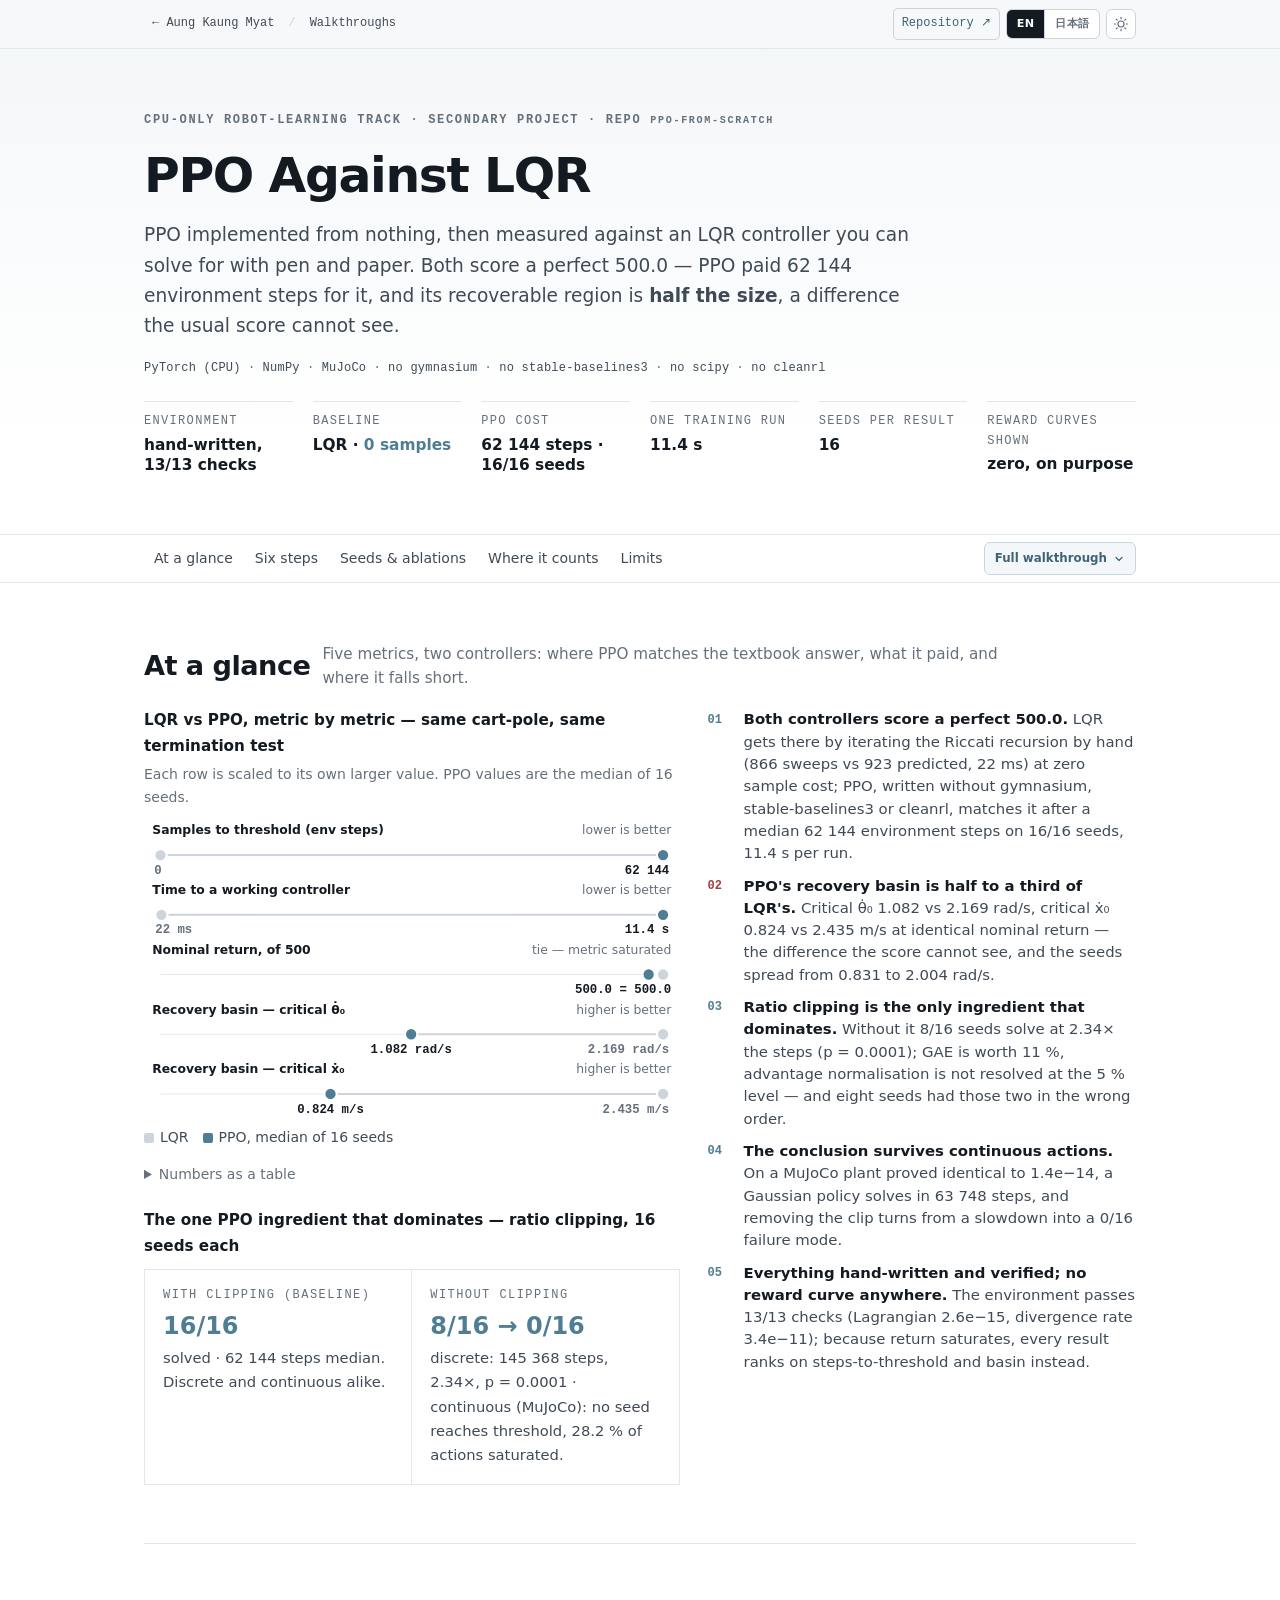
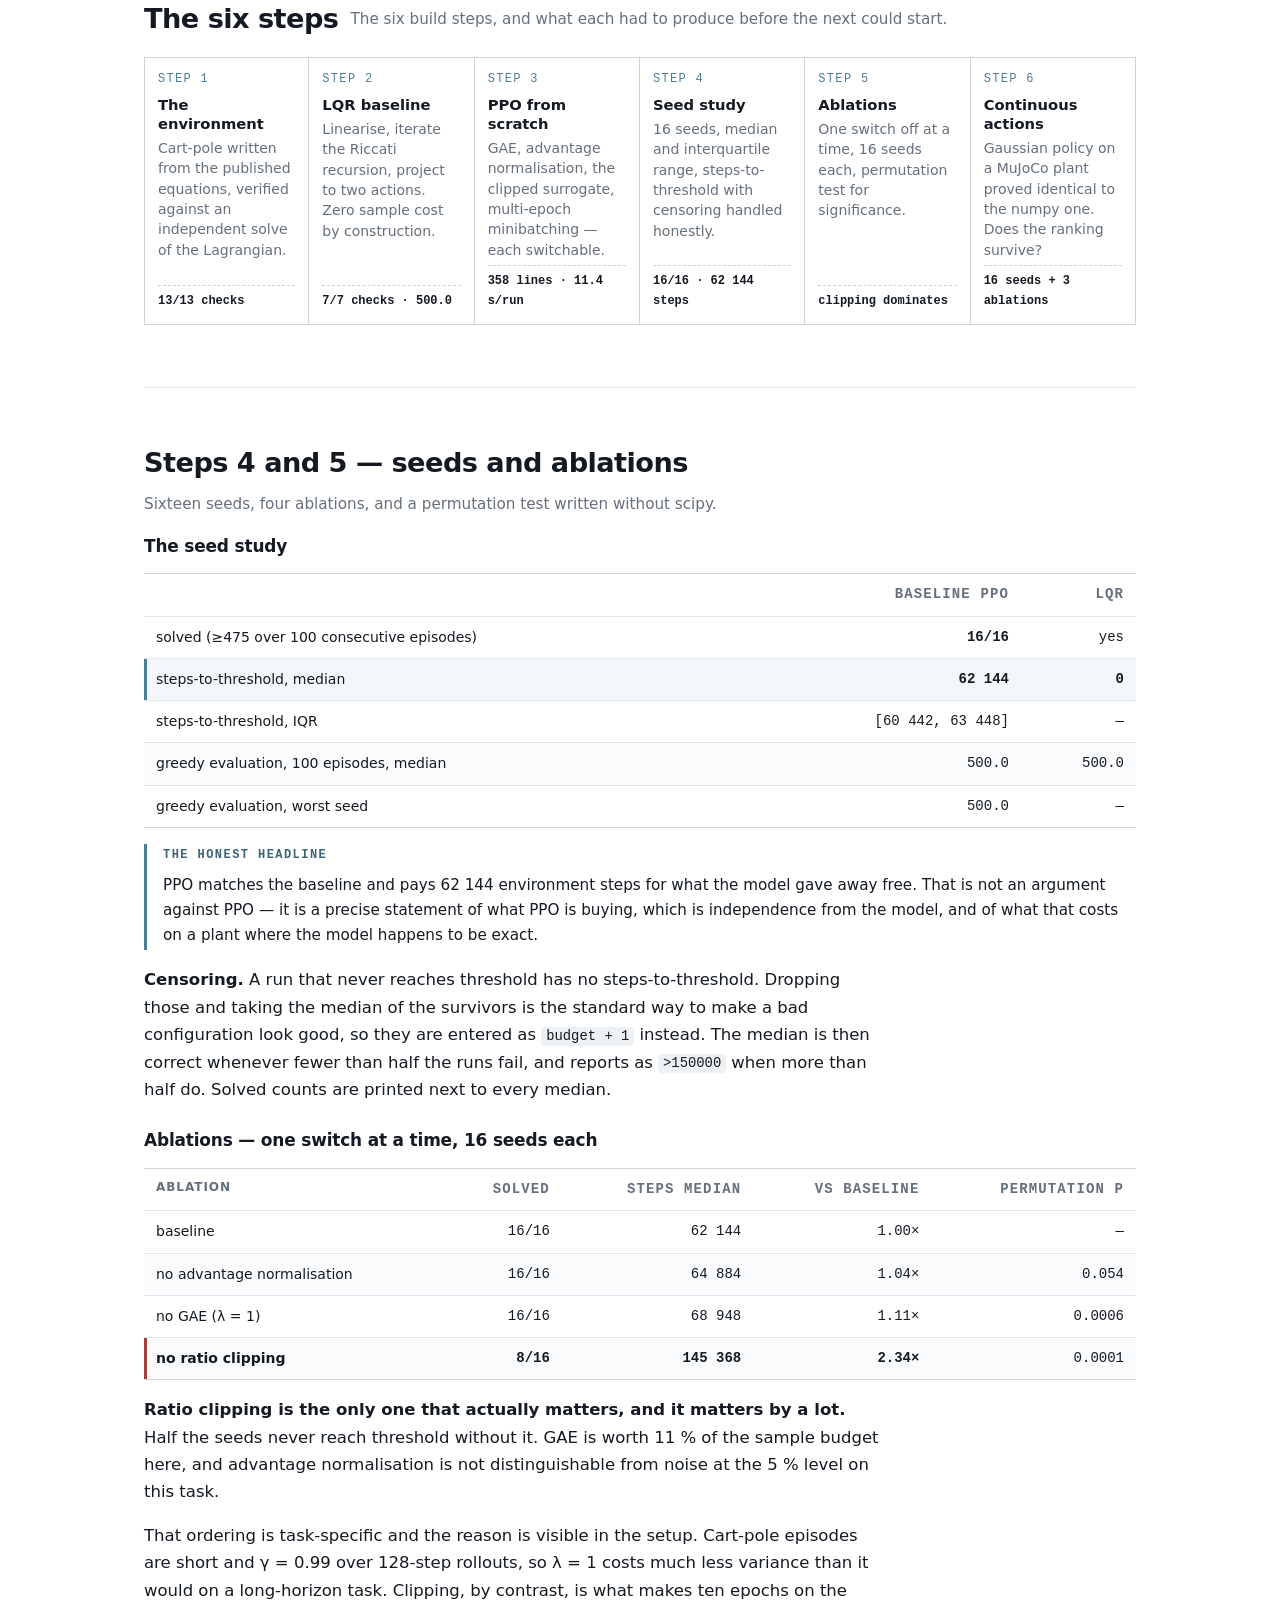
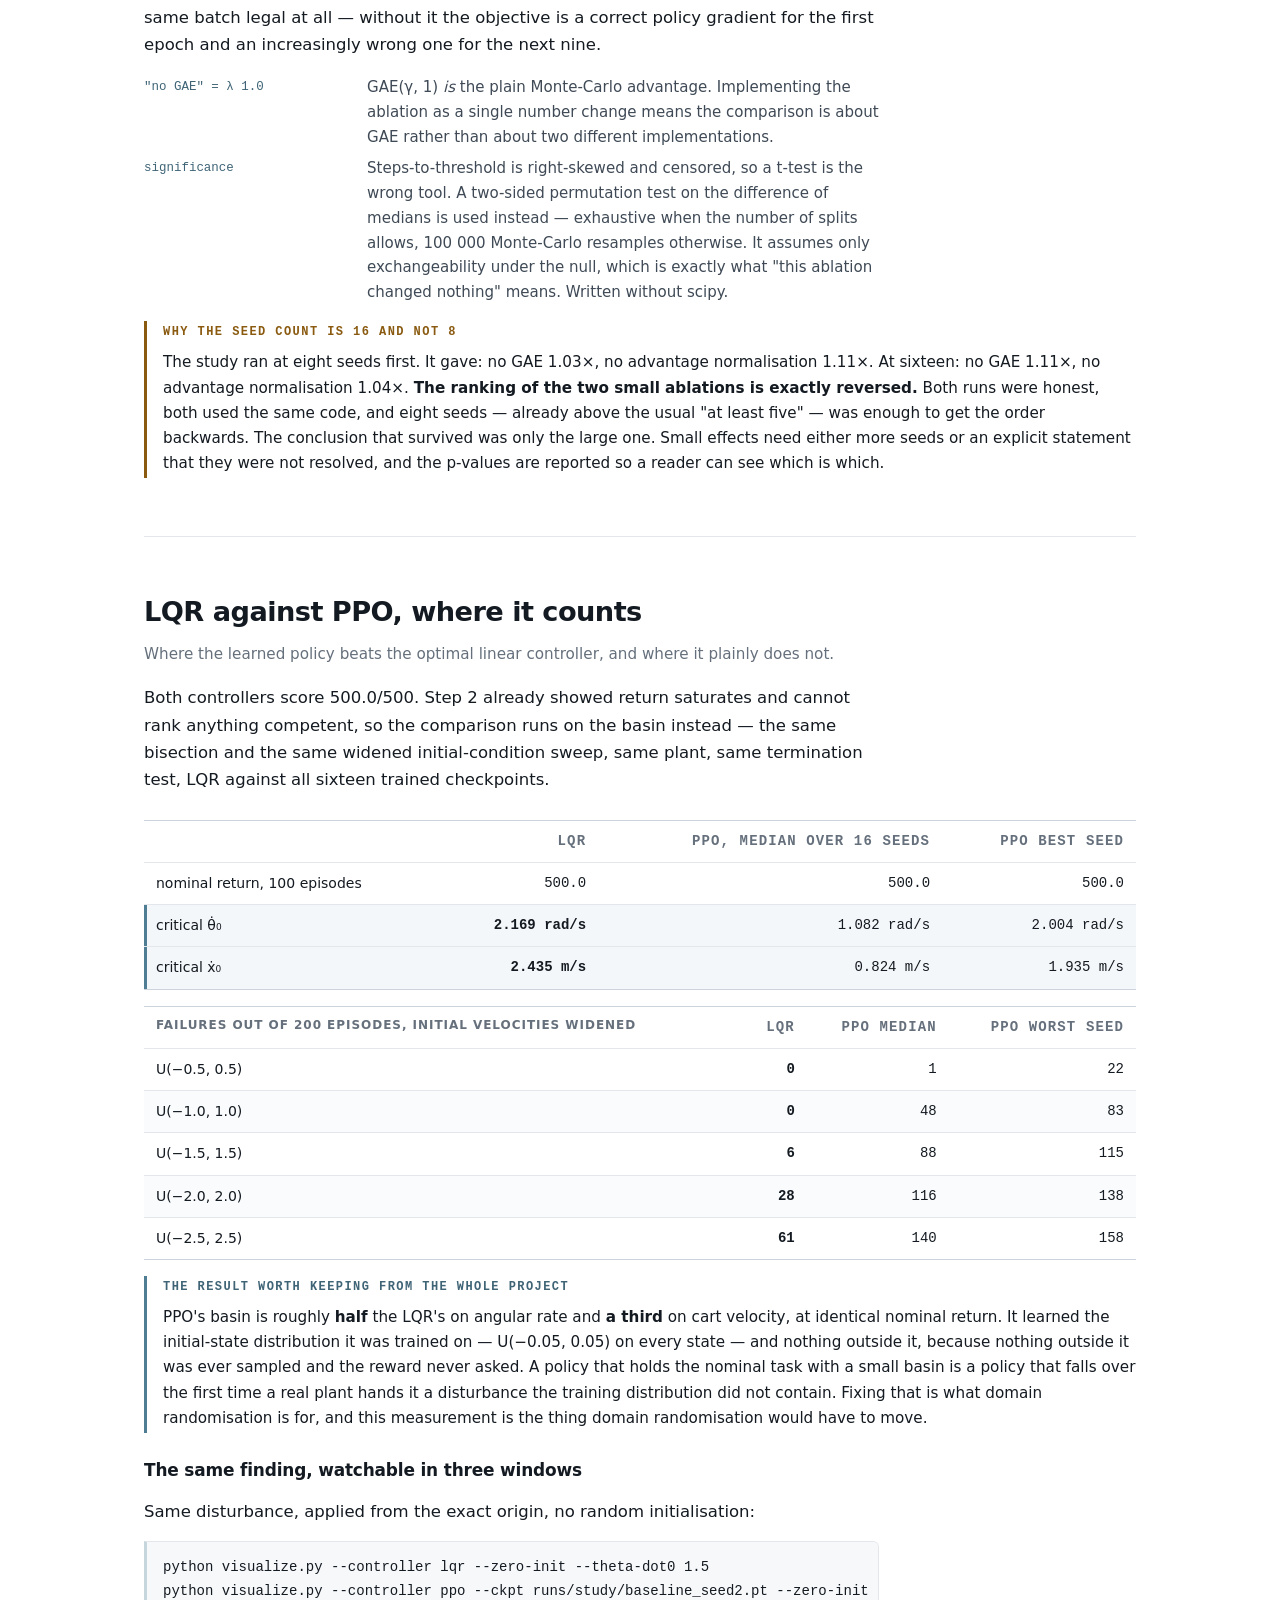
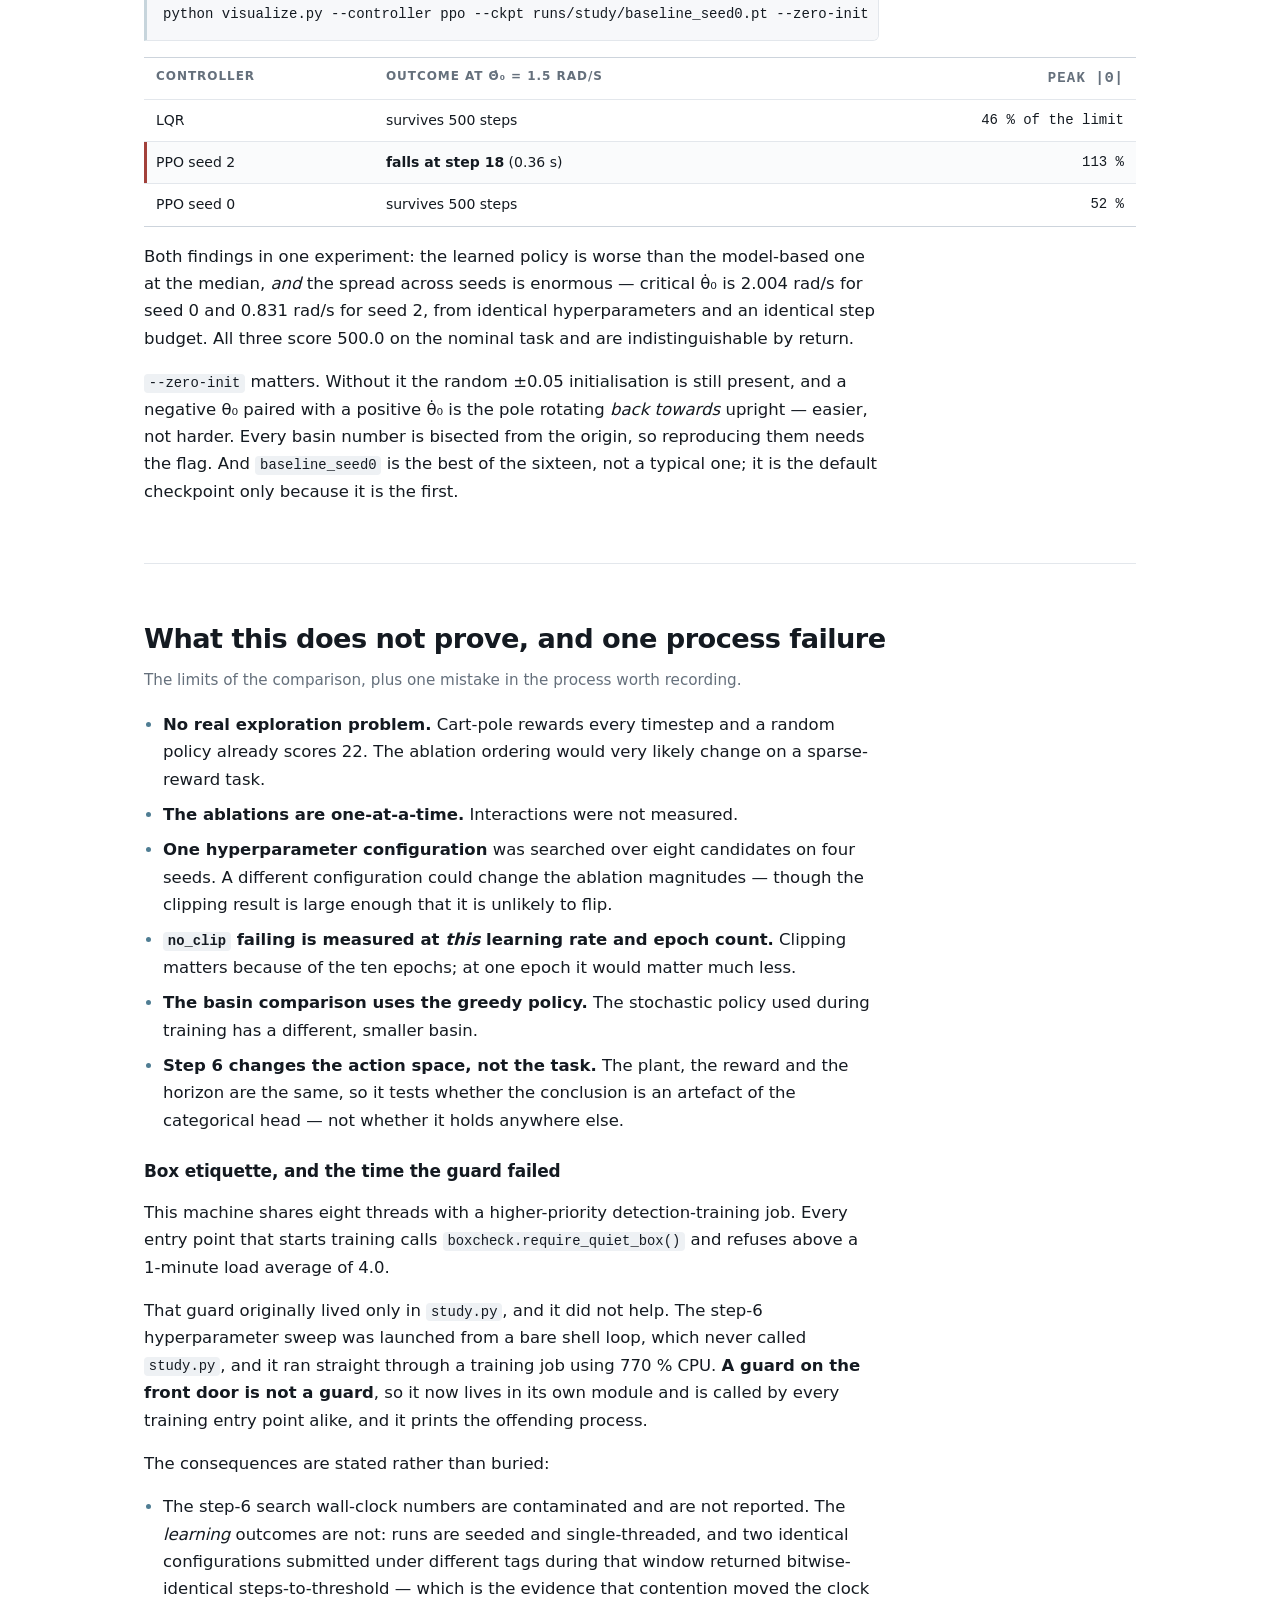
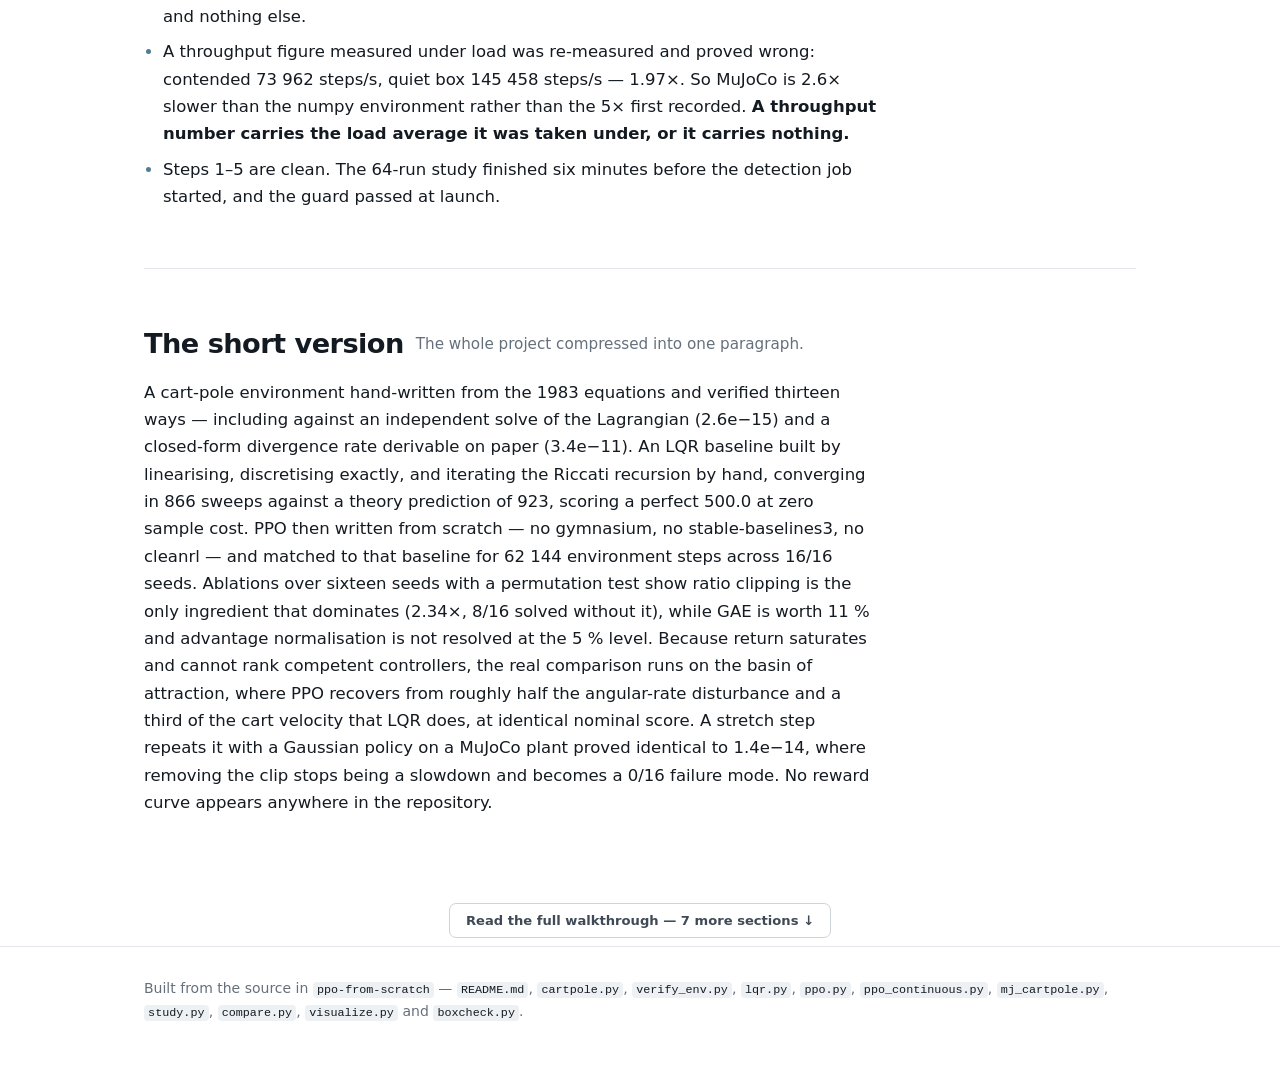
<file: projects/ppo-from-scratch.html>
<!DOCTYPE html>
<html lang="en" style="--h:#4f7d93" data-title-ja="PPO vs LQR — Aung Kaung Myat">
<head>
<meta charset="UTF-8">
<meta name="viewport" content="width=device-width, initial-scale=1.0">
<title>PPO Against LQR — Aung Kaung Myat</title>
<meta name="description" content="PPO implemented from scratch and measured against an optimal LQR controller on the same cart-pole, across sixteen seeds and four ablations. Full walkthrough.">
<meta name="author" content="Aung Kaung Myat">
<link rel="canonical" href="https://aungkaung1928.github.io/projects/ppo-from-scratch.html">
<meta property="og:type" content="article">
<meta property="og:url" content="https://aungkaung1928.github.io/projects/ppo-from-scratch.html">
<meta property="og:title" content="PPO Against LQR">
<meta property="og:description" content="PPO implemented from scratch and measured against an optimal LQR controller on the same cart-pole, across sixteen seeds and four ablations. Full walkthrough.">
<meta property="og:image" content="https://aungkaung1928.github.io/img/og/ppo-from-scratch.jpg">
<meta property="og:image:width" content="1200">
<meta property="og:image:height" content="630">
<meta property="og:image:alt" content="Walkthrough card: PPO Against LQR">
<meta name="twitter:card" content="summary_large_image">
<meta name="theme-color" content="#ffffff" media="(prefers-color-scheme: light)">
<meta name="theme-color" content="#0e1420" media="(prefers-color-scheme: dark)">
<link rel="icon" href="data:image/svg+xml,<svg xmlns='http://www.w3.org/2000/svg' viewBox='0 0 32 32'><rect width='32' height='32' rx='7' fill='%234f7d93'/><text x='16' y='22' font-family='monospace' font-size='16' font-weight='700' fill='%23fff' text-anchor='middle'>A</text></svg>">
<script>
(function(d){var l,t;try{l=new URLSearchParams(location.search).get('lang')}catch(e){}
try{if(l)localStorage.setItem('lang',l);else l=localStorage.getItem('lang');t=localStorage.getItem('theme')}catch(e){}
if(l==='ja'){d.setAttribute('data-lang','ja');d.lang='ja'}
if(t==='dark'||(!t&&matchMedia('(prefers-color-scheme: dark)').matches))d.classList.add('dark-mode')})(document.documentElement);
</script>
<link rel="stylesheet" href="wt.css">
</head>
<body>
<a class="skip" href="#main"><span lang="en">Skip to content</span><span lang="ja">本文へ移動</span></a>
<div class="sitebar"><div class="wrap sitebar-inner">
  <a href="../index.html">← Aung Kaung Myat</a><span class="sb-sep">/</span><a href="./"><span lang="en">Walkthroughs</span><span lang="ja">プロジェクト解説</span></a>
  <div class="sb-tools">
    <a class="sb-repo" href="https://github.com/AungKaung1928/ppo-from-scratch" target="_blank" rel="noopener"><span lang="en">Repository ↗</span><span lang="ja">リポジトリ ↗</span></a>
    <div class="lang-switch" role="group" aria-label="Language / 言語"><button type="button" id="lang-en" data-set-lang="en" aria-pressed="true">EN</button><button type="button" id="lang-ja" data-set-lang="ja" aria-pressed="false">日本語</button></div>
    <button class="sb-theme" id="theme-toggle" type="button" aria-label="Toggle dark mode" title="Light / dark"><svg class="sun-icon" width="16" height="16" viewBox="0 0 24 24" fill="none" stroke="currentColor" stroke-width="1.8" stroke-linecap="round"><circle cx="12" cy="12" r="4.5"></circle><path d="M12 2v2M12 20v2M4.9 4.9l1.4 1.4M17.7 17.7l1.4 1.4M2 12h2M20 12h2M4.9 19.1l1.4-1.4M17.7 6.3l1.4-1.4"></path></svg><svg class="moon-icon" width="16" height="16" viewBox="0 0 24 24" fill="none" stroke="currentColor" stroke-width="1.8" stroke-linecap="round" stroke-linejoin="round"><path d="M21 12.79A9 9 0 1 1 11.21 3 7 7 0 0 0 21 12.79z"></path></svg></button>
  </div>
</div></div>
<div class="progress" aria-hidden="true"><i></i></div>
<header class="top">
  <div class="wrap head-inner">
    <div class="eyebrow"><span lang="en">CPU-only robot-learning track · secondary project · repo <code style="background:none;padding:0;color:inherit">ppo-from-scratch</code></span><span lang="ja">CPUのみのrobot learningトラック · サブプロジェクト · リポジトリ <code style="background:none;padding:0;color:inherit">ppo-from-scratch</code></span></div>
    <h1>PPO Against LQR</h1>
    <p class="deck" lang="en">PPO implemented from nothing, then measured against an LQR controller you can solve for with pen and paper. Both score a perfect 500.0 — PPO paid 62 144 environment steps for it, and its recoverable region is <strong>half the size</strong>, a difference the usual score cannot see.</p>
    <p class="deck" lang="ja">強化学習をゼロから実装し、紙とペンで解けるLQR制御器と比較計測しました。どちらも500.0点満点ですが、PPOはそのために62 144環境ステップを費やし、復帰できる領域は<strong>半分の広さ</strong>です。この差は通常のスコアには現れません。</p>
    <div class="chips">
      <span class="chip">PyTorch (CPU)</span><span class="chip">NumPy</span><span class="chip">MuJoCo</span>
      <span class="chip">no gymnasium</span><span class="chip">no stable-baselines3</span>
      <span class="chip">no scipy</span><span class="chip">no cleanrl</span>
    </div>
    <dl class="factgrid">
      <div class="fact"><dt><span lang="en">Environment</span><span lang="ja">環境</span></dt><dd><span lang="en">hand-written, 13/13 checks</span><span lang="ja">自作・検証13/13</span></dd></div>
      <div class="fact"><dt><span lang="en">Baseline</span><span lang="ja">基準制御器</span></dt><dd>LQR · <em><span lang="en">0 samples</span><span lang="ja">サンプル0</span></em></dd></div>
      <div class="fact"><dt><span lang="en">PPO cost</span><span lang="ja">PPOのコスト</span></dt><dd><span lang="en">62 144 steps · 16/16 seeds</span><span lang="ja">62 144ステップ · 16/16 seed</span></dd></div>
      <div class="fact"><dt><span lang="en">One training run</span><span lang="ja">学習1回あたり</span></dt><dd>11.4 s</dd></div>
      <div class="fact"><dt><span lang="en">Seeds per result</span><span lang="ja">結果あたりのseed数</span></dt><dd>16</dd></div>
      <div class="fact"><dt><span lang="en">Reward curves shown</span><span lang="ja">掲載したreward曲線</span></dt><dd><span lang="en">zero, on purpose</span><span lang="ja">0本（意図的）</span></dd></div>
    </dl>
  </div>
</header>

<nav class="jump">
  <div class="wrap jump-inner">
    <a href="#glance"><span lang="en">At a glance</span><span lang="ja">要点</span></a>
    <a href="#plain" data-depth="deep"><span lang="en">In plain words</span><span lang="ja">概要</span></a>
    <a href="#steps"><span lang="en">Six steps</span><span lang="ja">6つのステップ</span></a>
    <a href="#files" data-depth="deep"><span lang="en">Every file</span><span lang="ja">ファイル一覧</span></a>
    <a href="#env" data-depth="deep"><span lang="en">The environment</span><span lang="ja">環境</span></a>
    <a href="#lqr" data-depth="deep"><span lang="en">The LQR baseline</span><span lang="ja">LQRによるbaseline</span></a>
    <a href="#ppo" data-depth="deep"><span lang="en">PPO, written out</span><span lang="ja">PPOの実装</span></a>
    <a href="#study"><span lang="en">Seeds &amp; ablations</span><span lang="ja">seedとablation</span></a>
    <a href="#basin"><span lang="en">Where it counts</span><span lang="ja">差が出る指標</span></a>
    <a href="#continuous" data-depth="deep"><span lang="en">Continuous actions</span><span lang="ja">連続action</span></a>
    <a href="#limits"><span lang="en">Limits</span><span lang="ja">制約</span></a>
    <a href="#run" data-depth="deep"><span lang="en">Running it</span><span lang="ja">実行方法</span></a>
      <button type="button" id="jump-toggle" class="jump-toggle" aria-expanded="false"><span class="off"><span lang="en">Full walkthrough</span><span lang="ja">全文を表示</span></span><span class="on"><span lang="en">Key sections only</span><span lang="ja">要点のみ</span></span><svg width="12" height="12" viewBox="0 0 24 24" fill="none" stroke="currentColor" stroke-width="2.4" stroke-linecap="round" stroke-linejoin="round"><path d="M6 9l6 6 6-6"/></svg></button>
  </div>
</nav>

<main class="wrap" id="main">

<section id="glance">
  <div class="sec-head"><span class="sec-num">00</span><h2><span lang="en">At a glance</span><span lang="ja">要点</span></h2><p class="sec-sub"><span lang="en">Five metrics, two controllers: where PPO matches the textbook answer, what it paid, and where it falls short.</span><span lang="ja">5つの指標、2つの制御器。PPOが教科書の答えに並ぶ点、支払ったコスト、及ばない点。</span></p></div>
  <div class="glance">
    <div class="glance-visual">
      <div class="vtitle"><span lang="en">LQR vs PPO, metric by metric — same cart-pole, same termination test</span><span lang="ja">LQR vs PPO、指標ごとの比較 — 同じcart-pole、同じ終了判定</span></div>
      <div class="vsub"><span lang="en">Each row is scaled to its own larger value. PPO values are the median of 16 seeds.</span><span lang="ja">各行は大きい方の値を基準にスケーリング。PPOの値は16 seedの中央値。</span></div>
<svg class="viz" viewBox="0 0 520 288" role="img" aria-label="dumbbell chart, LQR versus PPO on five metrics"><text x="8" y="15" class="lbl" lang="en">Samples to threshold (env steps)</text><text x="8" y="15" class="lbl" lang="ja">閾値到達までのサンプル数（環境ステップ）</text><text x="512" y="15" text-anchor="end" class="mut" lang="en">lower is better</text><text x="512" y="15" text-anchor="end" class="mut" lang="ja">少ないほど良い</text><line class="grid" x1="16" y1="35" x2="504" y2="35"/><line class="line ref" x1="16.0" y1="35" x2="504.0" y2="35"/><circle class="dot ref" cx="16.0" cy="35" r="6"><title>LQR: 0 environment steps — solved in closed form</title></circle><circle class="dot" cx="504.0" cy="35" r="6"><title>PPO: 62 144 environment steps, median of 16 seeds (IQR 60 442–63 448)</title></circle><text x="10.0" y="53" text-anchor="start" class="lbl num mut">0</text><text x="510.0" y="53" text-anchor="end" class="lbl num">62 144</text><text x="8" y="73" class="lbl" lang="en">Time to a working controller</text><text x="8" y="73" class="lbl" lang="ja">制御器が得られるまでの時間</text><text x="512" y="73" text-anchor="end" class="mut" lang="en">lower is better</text><text x="512" y="73" text-anchor="end" class="mut" lang="ja">短いほど良い</text><line class="grid" x1="16" y1="93" x2="504" y2="93"/><line class="line ref" x1="16.9" y1="93" x2="504.0" y2="93"/><circle class="dot ref" cx="16.9" cy="93" r="6"><title>LQR: 866 Riccati sweeps in 22 ms</title></circle><circle class="dot" cx="504.0" cy="93" r="6"><title>PPO: one 150 k-step training run, 11.4 s on one core</title></circle><text x="10.9" y="111" text-anchor="start" class="lbl num mut">22 ms</text><text x="510.0" y="111" text-anchor="end" class="lbl num">11.4 s</text><text x="8" y="131" class="lbl" lang="en">Nominal return, of 500</text><text x="8" y="131" class="lbl" lang="ja">公称条件でのreturn（500点満点）</text><text x="512" y="131" text-anchor="end" class="mut" lang="en">tie — metric saturated</text><text x="512" y="131" text-anchor="end" class="mut" lang="ja">同点 — 指標は飽和</text><line class="grid" x1="16" y1="151" x2="504" y2="151"/><line class="line ref" x1="504.0" y1="151" x2="490.0" y2="151"/><circle class="dot ref" cx="504.0" cy="151" r="6"><title>LQR: 500.0 of 500, 100 episodes</title></circle><circle class="dot" cx="490.0" cy="151" r="6"><title>PPO: 500.0 of 500, median of 16 seeds, worst seed 500.0</title></circle><text x="512" y="169" text-anchor="end" class="lbl num">500.0 = 500.0</text><text x="8" y="189" class="lbl" lang="en">Recovery basin — critical θ̇₀</text><text x="8" y="189" class="lbl" lang="ja">復帰可能領域 — 臨界θ̇₀</text><text x="512" y="189" text-anchor="end" class="mut" lang="en">higher is better</text><text x="512" y="189" text-anchor="end" class="mut" lang="ja">大きいほど良い</text><line class="grid" x1="16" y1="209" x2="504" y2="209"/><line class="line ref" x1="504.0" y1="209" x2="259.4" y2="209"/><circle class="dot ref" cx="504.0" cy="209" r="6"><title>LQR: critical θ̇₀ 2.169 rad/s</title></circle><circle class="dot" cx="259.4" cy="209" r="6"><title>PPO: critical θ̇₀ 1.082 rad/s, median of 16 seeds (best seed 2.004)</title></circle><text x="510.0" y="227" text-anchor="end" class="lbl num mut">2.169 rad/s</text><text x="259.4" y="227" text-anchor="middle" class="lbl num">1.082 rad/s</text><text x="8" y="247" class="lbl" lang="en">Recovery basin — critical ẋ₀</text><text x="8" y="247" class="lbl" lang="ja">復帰可能領域 — 臨界ẋ₀</text><text x="512" y="247" text-anchor="end" class="mut" lang="en">higher is better</text><text x="512" y="247" text-anchor="end" class="mut" lang="ja">大きいほど良い</text><line class="grid" x1="16" y1="267" x2="504" y2="267"/><line class="line ref" x1="504.0" y1="267" x2="181.1" y2="267"/><circle class="dot ref" cx="504.0" cy="267" r="6"><title>LQR: critical ẋ₀ 2.435 m/s</title></circle><circle class="dot" cx="181.1" cy="267" r="6"><title>PPO: critical ẋ₀ 0.824 m/s, median of 16 seeds (best seed 1.935)</title></circle><text x="510.0" y="285" text-anchor="end" class="lbl num mut">2.435 m/s</text><text x="181.1" y="285" text-anchor="middle" class="lbl num">0.824 m/s</text></svg>
      <div class="legend"><span class="ref">LQR</span><span><span lang="en">PPO, median of 16 seeds</span><span lang="ja">PPO（16 seedの中央値）</span></span></div>
      <details class="tbl"><summary><span lang="en">Numbers as a table</span><span lang="ja">数値を表で見る</span></summary>
        <div class="tablewrap"><table><thead><tr><th><span lang="en">Metric</span><span lang="ja">指標</span></th><th class="num">LQR</th><th class="num"><span lang="en">PPO, median</span><span lang="ja">PPO中央値</span></th><th class="num"><span lang="en">PPO best seed</span><span lang="ja">PPO最良seed</span></th></tr></thead>
        <tbody><tr class="hl"><td><span lang="en">steps to threshold</span><span lang="ja">閾値到達ステップ数</span></td><td class="num">0</td><td class="num">62 144</td><td class="num">—</td></tr>
        <tr><td><span lang="en">time to a controller</span><span lang="ja">制御器が得られるまでの時間</span></td><td class="num">22 ms</td><td class="num">11.4 s</td><td class="num">—</td></tr>
        <tr><td><span lang="en">nominal return, of 500</span><span lang="ja">公称return（500点満点）</span></td><td class="num">500.0</td><td class="num">500.0</td><td class="num">500.0</td></tr>
        <tr><td><span lang="en">critical θ̇₀</span><span lang="ja">臨界θ̇₀</span></td><td class="num">2.169 rad/s</td><td class="num">1.082 rad/s</td><td class="num">2.004 rad/s</td></tr>
        <tr><td><span lang="en">critical ẋ₀</span><span lang="ja">臨界ẋ₀</span></td><td class="num">2.435 m/s</td><td class="num">0.824 m/s</td><td class="num">1.935 m/s</td></tr></tbody></table></div></details>
      <div class="vtitle" style="margin-top:8px"><span lang="en">The one PPO ingredient that dominates — ratio clipping, 16 seeds each</span><span lang="ja">PPOで支配的な唯一の要素 — ratio clip（各16 seed）</span></div>
      <div class="vs">
        <div>
          <span class="tag"><span lang="en">With clipping (baseline)</span><span lang="ja">clipあり（baseline）</span></span>
          <span class="big">16/16</span>
          <p lang="en">solved · 62 144 steps median. Discrete and continuous alike.</p>
          <p lang="ja">達成 · 中央値62 144ステップ。離散・連続とも同じ。</p>
        </div>
        <div>
          <span class="tag"><span lang="en">Without clipping</span><span lang="ja">clipなし</span></span>
          <span class="big">8/16 → 0/16</span>
          <p lang="en">discrete: 145 368 steps, 2.34×, p = 0.0001 · continuous (MuJoCo): no seed reaches threshold, 28.2 % of actions saturated.</p>
          <p lang="ja">離散：145 368ステップ、2.34×、p = 0.0001 · 連続（MuJoCo）：閾値に達したseedはゼロ、actionの28.2 %が飽和。</p>
        </div>
      </div>
    </div>
    <ul class="keypoints">
      <li><b>01</b><span lang="en"><strong>Both controllers score a perfect 500.0.</strong> LQR gets there by iterating the Riccati recursion by hand (866 sweeps vs 923 predicted, 22 ms) at zero sample cost; PPO, written without gymnasium, stable-baselines3 or cleanrl, matches it after a median 62 144 environment steps on 16/16 seeds, 11.4 s per run.</span><span lang="ja"><strong>どちらの制御器も500.0点満点。</strong>LQRはRiccati漸化式を手で反復し（866回、理論予測923回、22 ms）、サンプルコストゼロで到達。PPOはgymnasium・stable-baselines3・cleanrlを使わずに実装し、16/16 seedで中央値62 144環境ステップ（学習1回11.4 s）をかけて並びました。</span></li>
      <li class="neg"><b>02</b><span lang="en"><strong>PPO's recovery basin is half to a third of LQR's.</strong> Critical θ̇₀ 1.082 vs 2.169 rad/s, critical ẋ₀ 0.824 vs 2.435 m/s at identical nominal return — the difference the score cannot see, and the seeds spread from 0.831 to 2.004 rad/s.</span><span lang="ja"><strong>PPOの復帰可能領域はLQRの半分〜3分の1。</strong>公称returnは同じでも、臨界θ̇₀は1.082 vs 2.169 rad/s、臨界ẋ₀は0.824 vs 2.435 m/s。スコアには現れない差で、seed間でも0.831〜2.004 rad/sとばらつきます。</span></li>
      <li><b>03</b><span lang="en"><strong>Ratio clipping is the only ingredient that dominates.</strong> Without it 8/16 seeds solve at 2.34× the steps (p = 0.0001); GAE is worth 11 %, advantage normalisation is not resolved at the 5 % level — and eight seeds had those two in the wrong order.</span><span lang="ja"><strong>支配的な要素はratio clipだけ。</strong>clipなしでは達成8/16、ステップ数2.34×（p = 0.0001）。GAEの効果は11 %、advantage正規化は5 %水準で判別できず、8 seedではこの2つの順位が逆でした。</span></li>
      <li><b>04</b><span lang="en"><strong>The conclusion survives continuous actions.</strong> On a MuJoCo plant proved identical to 1.4e−14, a Gaussian policy solves in 63 748 steps, and removing the clip turns from a slowdown into a 0/16 failure mode.</span><span lang="ja"><strong>結論は連続actionでも維持。</strong>1.4e−14の精度で同一と証明したMuJoCoプラント上で、Gaussian policyは63 748ステップで達成。clipを外すと学習の遅れではなく0/16の失敗モードになります。</span></li>
      <li><b>05</b><span lang="en"><strong>Everything hand-written and verified; no reward curve anywhere.</strong> The environment passes 13/13 checks (Lagrangian 2.6e−15, divergence rate 3.4e−11); because return saturates, every result ranks on steps-to-threshold and basin instead.</span><span lang="ja"><strong>すべて自作・検証済み。reward曲線は1本もなし。</strong>環境は検証13/13（Lagrangian 2.6e−15、発散率3.4e−11）。returnは飽和するため、すべての結果は閾値到達ステップ数とbasinで順位付けしています。</span></li>
    </ul>
  </div>
</section>

<section id="plain" data-depth="deep">
  <div class="sec-head"><span class="sec-num">01</span><h2><span lang="en">In plain words</span><span lang="ja">概要</span></h2><p class="sec-sub" lang="en">Two controllers for the same cart-pole: one solved with linear algebra, one learned from nothing.</p><p class="sec-sub" lang="ja">同じcart-poleに対する2つの制御器。一方は線形代数で解き、もう一方はゼロから学習します。</p></div>
  <div class="stack prose">
    <p lang="en">Cart-pole is the "hello world" of reinforcement learning: a pole hinged on a cart, and a controller that
      can push the cart left or right. Let it go and the pole falls. Keep it upright for 500 steps and you have
      "solved" the task.</p>
    <p lang="ja">cart-poleは強化学習の「hello world」です。台車にヒンジで取り付けたポールがあり、制御器は台車を左右に押せます。
      放っておけばポールは倒れます。500ステップ立て続ければタスクを「解いた」ことになります。</p>
    <p lang="en">Almost every tutorial trains a policy on it, plots a reward curve that goes up, and stops. This project
      asks a different question, and the difference is the whole point:</p>
    <p lang="ja">ほとんどのチュートリアルはpolicyを学習させ、右肩上がりのreward曲線を描いて終わります。
      このプロジェクトは別の問いを立てます。その違いこそが本題です。</p>
    <div class="note key">
      <span class="note-label"><span lang="en">The question</span><span lang="ja">問い</span></span>
      <p lang="en">What does a learned policy actually buy over a controller you can solve for in closed form — and what
        does it cost in samples?</p>
      <p lang="ja">閉形式で解ける制御器に対して、学習したpolicyは実際に何をもたらすのか。そしてサンプル数でどれだけのコストを払うのか。</p>
    </div>
    <p lang="en">Because cart-pole has an answer that does not require learning at all. Linearise the physics around
      upright, solve one matrix equation, and out comes an optimal linear feedback controller. It consumes
      <strong>zero</strong> environment steps. It scores a perfect 500.0 out of 500 on the first try, and on
      every try after that.</p>
    <p lang="ja">cart-poleには、学習をまったく必要としない答えがあるからです。倒立点まわりで物理を線形化し、行列方程式を1つ解けば、
      最適な線形フィードバック制御器が得られます。消費する環境ステップは<strong>ゼロ</strong>です。
      初回から500点満点中500.0を出し、その後も毎回同じです。</p>
    <p lang="en">So the learned policy cannot beat the baseline on the usual metric. It can only match it. That framing
      forces two better questions, which is what the project measures: how many samples does matching cost, and
      is there any axis on which the two controllers actually differ?</p>
    <p lang="ja">つまり通常の指標では、学習したpolicyはbaselineに勝てず、並ぶことしかできません。この前提から、より良い2つの問いが生まれます。
      並ぶまでに何サンプル必要か、そして2つの制御器が実際に異なる軸はあるのか。このプロジェクトが計測しているのはこの2点です。</p>
    <h3><span lang="en">Nothing is imported</span><span lang="ja">外部実装は一切使わない</span></h3>
    <p lang="en">No gymnasium, no stable-baselines3, no rllib, no cleanrl copy-paste, no scipy. The environment is
      hand-written from the 1983 paper's equations. The discrete Riccati equation is solved by iterating the
      recursion rather than calling a library, because understanding that recursion is the point — it is the
      exact same object PPO's critic estimates by regression, except here it can be computed exactly.</p>
    <p lang="ja">gymnasium、stable-baselines3、rllib、cleanrlからのコピー、scipyはいずれも使っていません。環境は1983年の論文の式から自作しました。
      離散Riccati方程式もライブラリを呼ばず、漸化式を反復して解いています。この漸化式を理解することが目的だからです。
      これはPPOのcriticが回帰で推定しているものとまったく同じ対象ですが、ここでは厳密に計算できます。</p>
  </div>
<div class="glosswrap">
  <h3><span lang="en">Terms used on this page</span><span lang="ja">このページの用語</span></h3>
  <div class="gloss">
    <div class="gterm"><b>cart-pole</b><span lang="en">A pole hinged on a cart. Push the cart left or right to keep the pole upright. The standard first control problem.</span><span lang="ja">台車にヒンジで取り付けたポール。台車を左右に押してポールを立て続けます。最初に扱う定番の制御問題です。</span></div>
    <div class="gterm"><b>LQR</b><span lang="en">Linear-quadratic regulator — the optimal controller for a linearised system, solved with matrix algebra. No learning involved.</span><span lang="ja">Linear-quadratic regulator。線形化したシステムに対する最適制御器で、行列計算で解きます。学習は一切ありません。</span></div>
    <div class="gterm"><b>PPO</b><span lang="en">Proximal policy optimisation — a reinforcement-learning algorithm that limits how far each update is allowed to move the policy.</span><span lang="ja">Proximal policy optimisation。1回の更新でpolicyが動ける幅を制限する強化学習アルゴリズムです。</span></div>
    <div class="gterm"><b>GAE</b><span lang="en">Generalised advantage estimation — how the algorithm estimates whether an action was better or worse than average.</span><span lang="ja">Generalised advantage estimation。あるactionが平均より良かったか悪かったかを推定する方法です。</span></div>
    <div class="gterm"><b>episode / return</b><span lang="en">One run from reset until failure or the time limit. The return is the total reward collected in it.</span><span lang="ja">リセットから失敗または制限時間までの1回の試行がepisodeです。returnはその間に得たrewardの合計です。</span></div>
    <div class="gterm"><b>terminated vs truncated</b><span lang="en">Terminated means the pole actually fell. Truncated means the clock ran out while it was still up. Treating them the same corrupts the value estimate.</span><span lang="ja">terminatedはポールが実際に倒れたこと、truncatedはポールが立ったまま時間切れになったことを指します。両者を同じに扱うと価値推定が壊れます。</span></div>
    <div class="gterm"><b>seed</b><span lang="en">The random-number starting point. One seed proves nothing, so results here are reported across sixteen.</span><span lang="ja">乱数の初期値。seed 1つでは何も証明できないため、ここでは16 seedで結果を報告しています。</span></div>
    <div class="gterm"><b>basin of attraction</b><span lang="en">The set of starting states a controller can still recover from. Wider is better.</span><span lang="ja">制御器が復帰できる初期状態の集合。広いほど良いです。</span></div>
  </div>
</div>
</section>

<section id="steps">
  <div class="sec-head"><span class="sec-num">02</span><h2><span lang="en">The six steps</span><span lang="ja">6つのステップ</span></h2><p class="sec-sub" lang="en">The six build steps, and what each had to produce before the next could start.</p><p class="sec-sub" lang="ja">構築の6ステップと、次へ進む前に各ステップで出す必要があった成果。</p></div>
  <div class="stack">
    <div class="steps">
      <div class="stepbox"><span class="sn">step 1</span><span class="st"><span lang="en">The environment</span><span lang="ja">環境</span></span>
        <span class="sd" lang="en">Cart-pole written from the published equations, verified against an independent solve of the Lagrangian.</span><span class="sd" lang="ja">公開された式からcart-poleを実装し、Lagrangianを独立に解いた結果と照合して検証。</span>
        <span class="sr"><span lang="en">13/13 checks</span><span lang="ja">検証13/13</span></span></div>
      <div class="stepbox"><span class="sn">step 2</span><span class="st"><span lang="en">LQR baseline</span><span lang="ja">LQRによるbaseline</span></span>
        <span class="sd" lang="en">Linearise, iterate the Riccati recursion, project to two actions. Zero sample cost by construction.</span><span class="sd" lang="ja">線形化し、Riccati漸化式を反復し、2つのactionに射影。構造上サンプルコストはゼロ。</span>
        <span class="sr"><span lang="en">7/7 checks · 500.0</span><span lang="ja">検証7/7 · 500.0</span></span></div>
      <div class="stepbox"><span class="sn">step 3</span><span class="st"><span lang="en">PPO from scratch</span><span lang="ja">PPOをゼロから実装</span></span>
        <span class="sd" lang="en">GAE, advantage normalisation, the clipped surrogate, multi-epoch minibatching — each switchable.</span><span class="sd" lang="ja">GAE、advantage正規化、clipped surrogate、複数epochのミニバッチ更新。いずれも個別にON/OFF可能。</span>
        <span class="sr"><span lang="en">358 lines · 11.4 s/run</span><span lang="ja">358行 · 11.4 s/回</span></span></div>
      <div class="stepbox"><span class="sn">step 4</span><span class="st"><span lang="en">Seed study</span><span lang="ja">seed別の検証</span></span>
        <span class="sd" lang="en">16 seeds, median and interquartile range, steps-to-threshold with censoring handled honestly.</span><span class="sd" lang="ja">16 seed、中央値と四分位範囲。閾値到達ステップ数は打ち切り（censoring）を正直に扱って集計。</span>
        <span class="sr"><span lang="en">16/16 · 62 144 steps</span><span lang="ja">16/16 · 62 144ステップ</span></span></div>
      <div class="stepbox"><span class="sn">step 5</span><span class="st"><span lang="en">Ablations</span><span lang="ja">Ablation実験</span></span>
        <span class="sd" lang="en">One switch off at a time, 16 seeds each, permutation test for significance.</span><span class="sd" lang="ja">スイッチを1つずつOFFにし、それぞれ16 seed。有意性は並べ替え検定で判定。</span>
        <span class="sr"><span lang="en">clipping dominates</span><span lang="ja">clipの影響が最大</span></span></div>
      <div class="stepbox"><span class="sn">step 6</span><span class="st"><span lang="en">Continuous actions</span><span lang="ja">連続action</span></span>
        <span class="sd" lang="en">Gaussian policy on a MuJoCo plant proved identical to the numpy one. Does the ranking survive?</span><span class="sd" lang="ja">numpy版と同一であることを証明したMuJoCoプラント上でGaussian policyを学習。順位は維持されるか。</span>
        <span class="sr"><span lang="en">16 seeds + 3 ablations</span><span lang="ja">16 seed + ablation 3種</span></span></div>
    </div>
  </div>
</section>

<section id="files" data-depth="deep">
  <div class="sec-head"><span class="sec-num">03</span><h2><span lang="en">Every file, and what it is for</span><span lang="ja">全ファイルとその役割</span></h2><p class="sec-sub" lang="en">Every source file, how big it is, and the single job it owns.</p><p class="sec-sub" lang="ja">各ソースファイルの規模と、それぞれが担う唯一の役割。</p></div>
  <div class="stack">
    <div class="tablewrap">
      <table class="filemap">
        <thead><tr><th><span lang="en">File</span><span lang="ja">ファイル</span></th><th class="num"><span lang="en">Lines</span><span lang="ja">行数</span></th><th><span lang="en">What it does</span><span lang="ja">役割</span></th></tr></thead>
        <tbody>
          <tr class="hl"><td>cartpole.py</td><td class="num">209</td>
            <td><span lang="en">The plant and the environment, numpy only. The four physical parameters, the closed-form
              accelerations, the explicit-Euler step, energy and momentum functions used by the checks, and an
              environment class with separate <code>terminated</code> and <code>truncated</code> flags and its
              own random generator.</span><span lang="ja">プラントと環境（numpyのみ）。4つの物理パラメータ、閉形式の加速度、陽的Euler法の1ステップ、
              検証で使うエネルギー・運動量の関数、そして<code>terminated</code>と<code>truncated</code>を別フラグで持ち、
              独自の乱数生成器を備えた環境クラス。</span></td></tr>
          <tr><td>verify_env.py</td><td class="num">456</td>
            <td><span lang="en">Thirteen checks in about six seconds on one core. Independent Lagrangian solve, energy and
              momentum conservation under RK4, the closed-form divergence rate, every termination and truncation
              contract, determinism, RNG isolation, the published random-policy return, and a golden-trajectory
              regression fixture.</span><span lang="ja">1コアで約6秒、13項目の検証。Lagrangianの独立解、RK4でのエネルギー・運動量保存、閉形式の発散率、
              terminationとtruncationの全仕様、決定性、RNGの分離、文献値どおりのランダムpolicyのreturn、
              そしてgolden trajectoryによる回帰テスト。</span></td></tr>
          <tr class="hl"><td>lqr.py</td><td class="num">496</td>
            <td><span lang="en">The baseline. Analytic linearisation, finite-difference Jacobian cross-checks, exact
              discretisation, the Riccati recursion, the gain, the sign projection to two actions, seven
              verification checks, the basin bisection, and the Q-sensitivity sweep.</span><span lang="ja">baseline本体。解析的な線形化、有限差分Jacobianとの照合、厳密な離散化、Riccati漸化式、ゲイン、
              2つのactionへの符号射影、7項目の検証、basinの二分探索、Q感度スイープ。</span></td></tr>
          <tr><td>lqr_baseline.json</td><td class="num">—</td>
            <td><span lang="en">The baseline's numbers, written out so later steps compare against a file rather than a memory.</span><span lang="ja">baselineの数値。後のステップが記憶ではなくファイルと比較できるよう書き出したもの。</span></td></tr>
          <tr class="hl"><td>ppo.py</td><td class="num">360</td>
            <td><span lang="en">PPO itself. Separate 64-64 tanh actor and critic, orthogonal initialisation, GAE, the clipped
              surrogate, multi-epoch minibatch updates, the truncation bootstrap, and command-line switches that
              turn each of the four PPO ingredients off individually.</span><span lang="ja">PPO本体。独立した64-64 tanhのactorとcritic、直交初期化、GAE、clipped surrogate、複数epochのミニバッチ更新、
              truncation時のbootstrap、そしてPPOの4要素をそれぞれ個別にOFFにできるコマンドラインスイッチ。</span></td></tr>
          <tr><td>ppo_continuous.py</td><td class="num">305</td>
            <td><span lang="en">The Gaussian-policy version. Imports <code>compute_gae</code> and <code>layer_init</code> from
              <code>ppo.py</code> rather than copying them, so the two implementations cannot drift apart. Only
              the head changes.</span><span lang="ja">Gaussian policy版。<code>compute_gae</code>と<code>layer_init</code>はコピーせず<code>ppo.py</code>からimportしているため、
              2つの実装がずれることはありません。変わるのは出力層（head）だけです。</span></td></tr>
          <tr><td>mj_cartpole.py</td><td class="num">291</td>
            <td><span lang="en">The MuJoCo environment for step 6, plus six verification checks — including the one that proves
              the two simulators describe the same rigid body to 1.4e−14.</span><span lang="ja">step 6用のMuJoCo環境と6項目の検証。2つのシミュレータが同じ剛体を1.4e−14の精度で記述していることを証明する検証も含みます。</span></td></tr>
          <tr><td>study.py</td><td class="num">285</td>
            <td><span lang="en">The experiment driver. Seed lists (0–15 for reporting, 100–103 for hyperparameter search, kept
              disjoint), parallel launching, censoring, and a permutation test written without scipy.</span><span lang="ja">実験ドライバ。seedリスト（報告用は0–15、ハイパーパラメータ探索用は100–103で重複なし）、並列起動、censoring処理、
              scipyを使わずに書いた並べ替え検定。</span></td></tr>
          <tr><td>compare.py</td><td class="num">148</td>
            <td><span lang="en">LQR against all sixteen trained checkpoints on the axis that can actually separate them: the
              basin of attraction, by bisection, plus a widened-initial-condition sweep.</span><span lang="ja">LQRと学習済みcheckpoint 16個すべてを、実際に差が出る軸で比較します。二分探索によるbasin of attractionと、
              初期条件を広げたスイープです。</span></td></tr>
          <tr><td>visualize.py</td><td class="num">172</td>
            <td><span lang="en">Watch it. MuJoCo is used as a <em>renderer only</em> — <code>mj_forward</code> for kinematics,
              never <code>mj_step</code> — and the numpy plant supplies the state. Letting MuJoCo integrate would
              silently be a different plant.</span><span lang="ja">動作の可視化。MuJoCoは<em>描画専用</em>で、運動学には<code>mj_forward</code>を使い、<code>mj_step</code>は一切使いません。
              状態はnumpyのプラントが供給します。MuJoCoに積分させると、気付かないうちに別のプラントになってしまうからです。</span></td></tr>
          <tr><td>boxcheck.py</td><td class="num">49</td>
            <td><span lang="en">Refuses to start training above a 1-minute load average of 4.0, and prints the offending process.
              Called by every entry point that trains, not just the study driver — for a reason recorded below.</span><span lang="ja">1分間のload averageが4.0を超えていれば学習の開始を拒否し、原因のプロセスを表示します。
              study driverだけでなく学習を行うすべてのエントリポイントから呼ばれます。理由は後述します。</span></td></tr>
          <tr><td>cartpole.xml · cartpole_mj.xml</td><td class="num">42 · 60</td>
            <td><span lang="en">Two MJCF models. The first is for visualisation only. The second sets inertias by hand
              (<code>inertiafromgeom="false"</code>) so its rigid body is provably identical to the numpy one.</span><span lang="ja">2つのMJCFモデル。1つ目は可視化専用です。2つ目は慣性を手で設定（<code>inertiafromgeom="false"</code>）しており、
              その剛体がnumpy版と同一であることを証明できます。</span></td></tr>
          <tr><td>golden_traj.npz</td><td class="num">—</td>
            <td><span lang="en">201 frozen states. A regression fixture, not a correctness proof — it stops a refactor during
              steps 3–5 from moving the environment silently.</span><span lang="ja">固定した201個の状態。正しさの証明ではなく回帰テスト用で、step 3–5のリファクタリング中に環境が気付かないうちに変わるのを防ぎます。</span></td></tr>
          <tr><td>runs/ · runs_c/</td><td class="num">—</td>
            <td><span lang="en">Checkpoints and per-run JSON for the discrete and continuous studies.</span><span lang="ja">離散版・連続版studyのcheckpointと、各runのJSON。</span></td></tr>
        </tbody>
      </table>
    </div>
  </div>
</section>

<section id="env" data-depth="deep">
  <div class="sec-head"><span class="sec-num">04</span><h2><span lang="en">Step 1 — the environment, and why it is hand-written</span><span lang="ja">Step 1 — 環境と、自作する理由</span></h2><p class="sec-sub" lang="en">Why the environment is hand-written rather than imported, and how it is checked against a saved trajectory.</p><p class="sec-sub" lang="ja">環境をimportせず自作した理由と、保存済みtrajectoryとの照合方法。</p></div>
  <div class="stack-lg">
    <div class="stack prose">
      <h3><span lang="en">The reason</span><span lang="ja">理由</span></h3>
      <p lang="en">PPO will fail to learn several times before step 5 is finished. Every time it does, the first question
        is <em>algorithm or environment</em>. That question is only cheap to answer if the environment was
        verified before any reinforcement learning existed. This one was.</p>
      <p lang="ja">step 5が終わるまでに、PPOは何度も学習に失敗します。そのたびに最初に問うのは<em>アルゴリズムか、環境か</em>です。
        この問いに安く答えられるのは、強化学習を書く前に環境が検証済みだった場合だけです。この環境はそうしてあります。</p>
    </div>

    <div class="stack prose">
      <h3><span lang="en">The dynamics</span><span lang="ja">ダイナミクス</span></h3>
      <p lang="en">Barto, Sutton &amp; Anderson (1983), appendix. θ is measured from upright; positive θ leans the pole
        toward +x.</p>
      <p lang="ja">Barto, Sutton &amp; Anderson（1983）の付録に基づきます。θは鉛直上向きから測り、正のθでポールは+x方向に傾きます。</p>
      <pre><code>temp      = (F + m·l·θ̇²·sin θ) / (M + m)
θ̈         = (g·sin θ − cos θ · temp) / (l·(4/3 − m·cos²θ/(M+m)))
ẍ         = temp − m·l·θ̈·cos θ / (M + m)</code></pre>
      <p lang="en">Two conventions hide inside those three lines and both are classic bug sources. <code>l = 0.5</code> is
        the <strong>half</strong>-length, not the full pole length. And the <code>4/3</code> is
        <code>1 + I_cm/(m·l²)</code> for a uniform rod, whose moment of inertia about its own centre is
        <code>m(2l)²/12 = m·l²/3</code>. Getting the half-length convention wrong is the most common bug in a
        hand-written cart-pole, so one check exists purely to catch it.</p>
      <p lang="ja">この3行には2つの規約が隠れており、どちらも典型的なバグの原因です。<code>l = 0.5</code>はポール全長ではなく<strong>半分</strong>の長さです。
        また<code>4/3</code>は一様な棒に対する<code>1 + I_cm/(m·l²)</code>で、棒自身の重心まわりの慣性モーメントは
        <code>m(2l)²/12 = m·l²/3</code>です。半長の規約を間違えるのは自作cart-poleで最も多いバグなので、これを検出するためだけの検証を1つ用意しています。</p>
    </div>

    <div class="stack">
      <h3><span lang="en">Thirteen checks</span><span lang="ja">13項目の検証</span></h3>
      <div class="tablewrap">
        <table>
          <thead><tr><th class="num">#</th><th><span lang="en">Check</span><span lang="ja">検証内容</span></th><th class="num"><span lang="en">Result</span><span lang="ja">結果</span></th></tr></thead>
          <tbody>
            <tr class="hl"><td class="num">1</td><td><span lang="en">Scalar formulas against an independent solve of the Lagrangian mass matrix, 10 000 random states, |θ| up to π</span><span lang="ja">スカラー式をLagrangian質量行列の独立解と照合。ランダムな10 000状態、|θ|は最大π</span></td><td class="num"><span lang="en">max rel diff</span><span lang="ja">最大相対差</span> <strong>2.6e−15</strong></td></tr>
            <tr><td class="num">2a</td><td><span lang="en">Energy conserved under RK4, F = 0, 2 s at dt = 1e−4</span><span lang="ja">RK4でのエネルギー保存。F = 0、dt = 1e−4で2 s</span></td><td class="num">2.4e−14</td></tr>
            <tr><td class="num">2b</td><td><span lang="en">Horizontal momentum conserved, same run</span><span lang="ja">水平方向の運動量保存（同じ実行）</span></td><td class="num">5.4e−15</td></tr>
            <tr class="hl"><td class="num">3</td><td><span lang="en">Pinned cart, divergence rate against the closed form √(3g/4l)</span><span lang="ja">台車固定時の発散率を閉形式√(3g/4l)と照合</span></td><td class="num">3.834058 vs 3.834058, <span lang="en">rel err</span><span lang="ja">相対誤差</span> <strong>3.4e−11</strong></td></tr>
            <tr><td class="num">4a–d</td><td><span lang="en">Truncation fires exactly at the cap with <code>terminated</code> false; stepping a finished episode raises; reward is 1.0 on every step including the terminal one; the bounds are |x|&gt;2.4 and |θ|&gt;12°</span><span lang="ja">truncationは上限ちょうどで<code>terminated</code>がfalseのまま発生。終了済みepisodeをstepすると例外。rewardは終端を含む全ステップで1.0。境界は|x|&gt;2.4と|θ|&gt;12°</span></td><td class="num"><span lang="en">exact</span><span lang="ja">完全一致</span></td></tr>
            <tr><td class="num">4e</td><td><span lang="en">Action sign: bang-bang on <code>θ + 0.5·θ̇</code> balances</span><span lang="ja">actionの符号確認：<code>θ + 0.5·θ̇</code>によるbang-bangで倒立を維持</span></td><td class="num">500.0 / 500</td></tr>
            <tr><td class="num">5a–b</td><td><span lang="en">Same seed gives a bitwise identical trajectory; the environment ignores the global numpy RNG</span><span lang="ja">同じseedでビット単位まで同一のtrajectory。環境はnumpyのグローバルRNGの影響を受けない</span></td><td class="num"><span lang="en">exact</span><span lang="ja">完全一致</span></td></tr>
            <tr><td class="num">6</td><td><span lang="en">Random-policy mean return against the published ≈22, over 10 000 episodes</span><span lang="ja">ランダムpolicyの平均returnを文献値≈22と比較（10 000 episode）</span></td><td class="num">22.09 ± 0.12</td></tr>
            <tr><td class="num">7</td><td><span lang="en">Golden-trajectory regression, 201 states</span><span lang="ja">golden trajectoryによる回帰テスト（201状態）</span></td><td class="num"><span lang="en">bitwise identical</span><span lang="ja">ビット単位で一致</span></td></tr>
          </tbody>
        </table>
      </div>
      <div class="prose stack">
        <p lang="en">Check 1 is the strong one. The mass matrix is assembled from the Lagrangian and inverted with
          <code>np.linalg.solve</code> — it shares no algebra with the hand-eliminated formulas the environment
          uses, so agreement to 2.6e−15 rules out sign errors and bad elimination. Check 3 reaches outside the
          code entirely: √(3g/4l) = 3.834058 s⁻¹ is a number you can derive on paper, and the simulator
          reproduces it to eleven digits.</p>
        <p lang="ja">最も強い検証は1です。質量行列をLagrangianから組み立てて<code>np.linalg.solve</code>で解くため、環境が使う手計算で消去した式とは
          代数を一切共有しません。したがって2.6e−15での一致は、符号ミスや消去の誤りがないことを示します。検証3はコードの外側に根拠を持ちます。
          √(3g/4l) = 3.834058 s⁻¹は紙の上で導出できる値で、シミュレータはこれを11桁まで再現します。</p>
        <div class="note warnbox">
          <span class="note-label"><span lang="en">What none of this proves</span><span lang="ja">これらが証明しないこと</span></span>
          <p lang="en">gymnasium is not installed, so there is no bit-diff against the reference implementation. Checks 1–3
            prove the equations are the published ones and internally consistent; check 6 is the only externally
            published number reproduced. Check 7 is a regression fixture, not a correctness proof.</p>
          <p lang="ja">gymnasiumはインストールしていないため、参照実装とのビット単位の比較はしていません。検証1–3は式が文献どおりで内部的に整合していることを証明し、
            外部で公表された数値を再現したのは検証6だけです。検証7は回帰テストであり、正しさの証明ではありません。</p>
        </div>
      </div>
    </div>

    <div class="stack prose">
      <h3><span lang="en">Three decisions worth arguing with</span><span lang="ja">議論の余地がある3つの判断</span></h3>
      <div class="pair">
        <dt><span lang="en">explicit Euler</span><span lang="ja">陽的Euler法</span></dt>
        <dd lang="en">Position is advanced with the <em>old</em> velocity. Semi-implicit Euler is the better integrator and
          is deliberately not used, because the deliverable is a number ("475/500") that is only comparable to
          published results if the plant is the same plant. The cost is measured rather than hidden: after 25
          controlled steps the two integrators differ by 7.8e−3 rad, which is 3.7 % of the failure angle.</dd>
        <dd lang="ja">位置は<em>更新前</em>の速度で進めます。半陰的Euler法の方が優れた積分器ですが、あえて使っていません。
          成果物は「475/500」という数値であり、プラントが同一でなければ公表結果と比較できないからです。
          そのコストは隠さず計測しました。制御下で25ステップ後、2つの積分器の差は7.8e−3 radで、失敗角度の3.7 %です。</dd>
        <dt><span lang="en">no combined <code>done</code></span><span lang="ja"><code>done</code>を統合しない</span></dt>
        <dd lang="en"><code>terminated</code> and <code>truncated</code> are kept separate and the environment refuses to
          expose a merged flag. Collapsing them makes the value target at the 500-step cap treat a perfectly
          healthy upright state as worth zero future return — a real bug worth roughly 100 points of final
          performance.</dd>
        <dd lang="ja"><code>terminated</code>と<code>truncated</code>は分けたまま保持し、環境は統合したフラグを公開しません。
          両者を1つにすると、500ステップの上限で正常に立っている状態の価値目標が将来return 0として扱われます。
          最終性能で約100点に相当する、実際に起こるバグです。</dd>
        <dt><span lang="en">no vectorised environment</span><span lang="ja">ベクトル化環境なし</span></dt>
        <dd lang="en">The plan assumed the Python-loop environment would be the bottleneck. Measured: 374 000 steps/s, so a
          200 k-step run spends 0.5 s total inside the environment — about 1 % of the budget. It was never written,
          and step 3 confirmed it was never needed.</dd>
        <dd lang="ja">当初の計画では、Pythonループの環境がボトルネックになると想定していました。計測すると374 000 steps/sで、
          200 kステップの実行でも環境内で費やすのは合計0.5 s、全体の約1 %です。そのため実装せず、step 3で不要だったことも確認しました。</dd>
      </div>
      <div class="note">
        <span class="note-label"><span lang="en">A comparison that was deliberately not reported</span><span lang="ja">あえて報告しなかった比較</span></span>
        <p lang="en">A full-episode Euler-vs-RK4 comparison is absent, and check 3 is the reason: at λ = 3.834 s⁻¹, any
          difference between two integrators is amplified by e³⁸ ≈ 3e16 over a ten-second episode. That number
          would be about Lyapunov exponents, not about integrators. An early draft reported it anyway and got
          <code>max |Δθ| = 12.9 rad</code>, which is how the mistake was caught.</p>
        <p lang="ja">episode全体でのEuler対RK4の比較は載せていません。理由は検証3にあります。λ = 3.834 s⁻¹では、2つの積分器のわずかな差も
          10秒のepisodeでe³⁸ ≈ 3e16倍に増幅されます。その数値が示すのは積分器の差ではなくLyapunov指数です。
          初期の草稿ではそれでも報告してしまい、<code>max |Δθ| = 12.9 rad</code>という値が出たことで誤りに気付きました。</p>
      </div>
      <p lang="en">Complete list of deviations from the standard CartPole-v1: observations are float64 not float32;
        stepping a finished episode raises rather than warning; the two done flags are never merged. Everything
        else — constants, equations, integrator and its ordering, initial distribution, thresholds, reward,
        500-step cap — matches.</p>
      <p lang="ja">標準のCartPole-v1との相違点は次がすべてです。observationがfloat32ではなくfloat64であること、終了済みepisodeのstepは警告ではなく例外になること、
        2つのdoneフラグを統合しないこと。それ以外（定数、式、積分器とその順序、初期分布、閾値、reward、500ステップの上限）はすべて一致しています。</p>
    </div>
  </div>
</section>

<section id="lqr" data-depth="deep">
  <div class="sec-head"><span class="sec-num">05</span><h2><span lang="en">Step 2 — the baseline that costs nothing</span><span lang="ja">Step 2 — コストゼロのbaseline</span></h2><p class="sec-sub" lang="en">LQR from first principles: linearisation, discretisation, the Riccati recursion, and what it costs to run.</p><p class="sec-sub" lang="ja">第一原理からのLQR。線形化、離散化、Riccati漸化式、そして実行コスト。</p></div>
  <div class="stack-lg">
    <div class="stack prose">
      <h3><span lang="en">What LQR is</span><span lang="ja">LQRとは</span></h3>
      <p lang="en">Linear-Quadratic Regulator. If a system is linear and the cost you want to minimise is quadratic, the
        optimal controller is a matrix multiplication: <code>u = −Kx</code>. The gain <code>K</code> is
        computed from the model, not learned from data. Cart-pole is not linear, but near upright it is close
        enough — so linearise, solve, and use the result.</p>
      <p lang="ja">Linear-Quadratic Regulatorの略です。システムが線形で、最小化したいコストが二次形式なら、最適制御器は行列の掛け算<code>u = −Kx</code>になります。
        ゲイン<code>K</code>はデータから学習するのではなく、モデルから計算します。cart-poleは線形ではありませんが、倒立点付近では十分に線形に近いため、
        線形化して解き、その結果を使います。</p>
    </div>

    <div class="stack prose">
      <h3><span lang="en">Linearising</span><span lang="ja">線形化</span></h3>
      <p lang="en">Dropping second-order terms about the origin, with <code>D = l(4/3 − m/M)</code>:</p>
      <p lang="ja">原点まわりで2次以上の項を落とし、<code>D = l(4/3 − m/M)</code>とすると次のようになります。</p>
      <pre><code>θ̈ = (g/D)·θ − (1/(M·D))·F
ẍ = F/M − (m·l/M)·θ̈</code></pre>
      <p lang="en"><code>Ac[3,2] = g/D = 15.7756 s⁻²</code>, and √15.7756 = 3.9719 s⁻¹ is the growth rate of the
        <em>free</em> cart-pole — slightly faster than the pinned-cart 3.834058 s⁻¹ measured in step 1, because
        a free cart lets the base slide out from under the pole. Two related numbers, both derivable, both
        matching.</p>
      <p lang="ja"><code>Ac[3,2] = g/D = 15.7756 s⁻²</code>であり、√15.7756 = 3.9719 s⁻¹が<em>台車が自由な</em>cart-poleの発散率です。
        step 1で計測した台車固定時の3.834058 s⁻¹よりわずかに速いのは、台車が自由だとポールの根元が下から滑り出てしまうためです。
        関連する2つの数値が、どちらも導出可能で、どちらも一致しています。</p>
    </div>

    <div class="stack prose">
      <h3><span lang="en">Discretisation is exact here — and that is the payoff for step 1's integrator choice</span><span lang="ja">ここでは離散化が厳密 — step 1の積分器選択が効いてくる</span></h3>
      <p lang="en">Every acceleration in <code>euler_step()</code> is evaluated at the <em>old</em> state, so the plant
        genuinely is <code>s' = s + τ·f(s,u)</code> and therefore</p>
      <p lang="ja"><code>euler_step()</code>内の加速度はすべて<em>更新前</em>の状態で評価されるため、プラントはまさに<code>s' = s + τ·f(s,u)</code>であり、したがって</p>
      <pre><code>Ad = I + τ·Ac        Bd = τ·Bc</code></pre>
      <p lang="en">with no approximation at all. A semi-implicit or exact zero-order-hold plant would need a matrix
        exponential here. It was verified against a finite-difference Jacobian of the actual step function
        anyway: max absolute difference <strong>7.57e−14</strong>.</p>
      <p lang="ja">となり、近似は一切ありません。半陰的、あるいは厳密なゼロ次ホールドのプラントであれば、ここで行列指数関数が必要になります。
        念のため実際のstep関数の有限差分Jacobianとも照合しました。最大絶対差は<strong>7.57e−14</strong>です。</p>
    </div>

    <div class="stack prose">
      <h3><span lang="en">Riccati by iteration, not by library call</span><span lang="ja">Riccatiはライブラリではなく反復で解く</span></h3>
      <pre><code>P_{k+1} = Q + Adᵀ P_k Ad − Adᵀ P_k Bd (R + Bdᵀ P_k Bd)⁻¹ Bdᵀ P_k Ad,   P₀ = Q
K       = (R + Bdᵀ P Bd)⁻¹ Bdᵀ P Ad,      u = −Kx</code></pre>
      <p lang="en"><code>P_k</code> is the cost-to-go matrix with <code>k</code> steps of horizon remaining, so this is
        literally value iteration for a quadratic value function. <strong>It is the same object PPO's critic
        estimates by regression</strong> — the difference is that here it can be computed exactly, which is the
        whole reason to write the recursion out longhand.</p>
      <p lang="ja"><code>P_k</code>は残りホライズンが<code>k</code>ステップのときのcost-to-go行列なので、これは文字どおり二次形式の価値関数に対するvalue iterationです。
        <strong>PPOのcriticが回帰で推定しているものと同じ対象です</strong>。違いは、ここでは厳密に計算できることであり、漸化式を手で書き下す理由はまさにそこにあります。</p>
      <p lang="en">Converged in <strong>866 sweeps</strong> / 22 ms. The theory says the convergence rate is
        <code>ρ(Ad−BdK)² = 0.96810</code> per sweep, predicting about 923 sweeps to reach 1e−13 relative.
        Measured 866. That agreement is the check that the recursion is the textbook one and not something that
        merely happens to converge.</p>
      <p lang="ja"><strong>866回の反復</strong>・22 msで収束しました。理論上の収束率は1反復あたり<code>ρ(Ad−BdK)² = 0.96810</code>で、
        相対誤差1e−13に達するまで約923回と予測されます。実測は866回です。この一致が、漸化式が教科書どおりのものであり、
        たまたま収束しただけの別物ではないことの確認になります。</p>
      <pre><code>K = [−0.910126, −2.132488, −30.594563, −7.841506]
ρ(Ad − Bd·K) = 0.983919</code></pre>
    </div>

    <div class="stack">
      <h3><span lang="en">Seven checks</span><span lang="ja">7項目の検証</span></h3>
      <div class="tablewrap">
        <table>
          <thead><tr><th class="num">#</th><th><span lang="en">Check</span><span lang="ja">検証内容</span></th><th class="num"><span lang="en">Result</span><span lang="ja">結果</span></th></tr></thead>
          <tbody>
            <tr><td class="num">L1</td><td><span lang="en">Analytic Ac, Bc against a central-difference Jacobian of the derivative</span><span lang="ja">解析的なAc, Bcを微分の中心差分Jacobianと照合</span></td><td class="num">3.78e−12</td></tr>
            <tr><td class="num">L2</td><td><span lang="en">Ad = I + τ·Ac against a finite-difference Jacobian of the actual step</span><span lang="ja">Ad = I + τ·Acを実際のstepの有限差分Jacobianと照合</span></td><td class="num">7.57e−14</td></tr>
            <tr><td class="num">L3</td><td><span lang="en">Converged P satisfies the discrete algebraic Riccati equation</span><span lang="ja">収束したPが離散代数Riccati方程式を満たす</span></td><td class="num"><span lang="en">residual</span><span lang="ja">残差</span> 6.63e−10</td></tr>
            <tr><td class="num">L4</td><td><span lang="en">Closed-loop spectral radius below 1</span><span lang="ja">閉ループのスペクトル半径が1未満</span></td><td class="num">0.983919</td></tr>
            <tr class="hl"><td class="num">L5</td><td><span lang="en">xᵀPx against the simulated linear closed-loop cost-to-go</span><span lang="ja">xᵀPxを線形閉ループのシミュレーションによるcost-to-goと照合</span></td><td class="num"><span lang="en">max rel</span><span lang="ja">最大相対差</span> <strong>5.46e−12</strong></td></tr>
            <tr><td class="num">L6</td><td><span lang="en">Scaling both Q and R by c leaves the gain unchanged, c ∈ [1e−3, 1e3]</span><span lang="ja">QとRを両方c倍してもゲインは不変（c ∈ [1e−3, 1e3]）</span></td><td class="num">5.81e−16</td></tr>
            <tr><td class="num">L7</td><td><span lang="en">Mean return ≥ 475 over 100 consecutive episodes</span><span lang="ja">連続100 episodeの平均return ≥ 475</span></td><td class="num">500.0 (min 500, max 500)</td></tr>
          </tbody>
        </table>
      </div>
      <p class="prose" lang="en">L5 is the one that matters most: it checks <code>P</code> against something
        <code>P</code> was not used to compute. Roll the <em>linear</em> closed loop forward, accumulate
        <code>xᵀQx + uᵀRu</code>, and compare the total to <code>x₀ᵀPx₀</code>. Agreement to 5e−12 means the
        converged matrix really is the cost-to-go and not just a fixed point of some recursion that was typed in.</p>
      <p class="prose" lang="ja">最も重要なのはL5です。<code>P</code>の計算に使っていないものと<code>P</code>を照合するからです。
        <em>線形</em>閉ループを前に進めて<code>xᵀQx + uᵀRu</code>を累積し、その合計を<code>x₀ᵀPx₀</code>と比べます。
        5e−12での一致は、収束した行列が本当にcost-to-goであり、入力した何らかの漸化式の不動点にすぎないわけではないことを意味します。</p>
    </div>

    <div class="stack prose">
      <h3><span lang="en">Bridging a continuous controller to two discrete actions</span><span lang="ja">連続値の制御器を2つの離散actionにつなぐ</span></h3>
      <p lang="en">The environment offers ±10 N. LQR returns a real number. The bridge is a design decision, not a detail:</p>
      <p lang="ja">環境が受け付けるのは±10 Nで、LQRが返すのは実数です。この橋渡しは細部ではなく設計判断です。</p>
      <pre><code>action = 1 if −Kx &gt; 0 else 0</code></pre>
      <p lang="en">Bang-bang control with an LQR-derived switching surface. Only the <em>sign</em> of <code>−Kx</code>
        reaches the plant, so the policy is invariant to any positive rescaling of <code>K</code>, and therefore
        to scaling the whole cost — which is exactly what check L6 confirms.</p>
      <p lang="ja">LQRから導いた切替面を持つbang-bang制御です。プラントに届くのは<code>−Kx</code>の<em>符号</em>だけなので、policyは<code>K</code>の正のスケーリングに対して不変であり、
        したがってコスト全体のスケーリングにも不変です。検証L6が確認しているのはまさにこの点です。</p>
    </div>

    <div class="stack">
      <h3><span lang="en">The number PPO has to justify itself against</span><span lang="ja">PPOが自らの価値を示すべき基準値</span></h3>
      <div class="vs">
        <div>
          <span class="tag"><span lang="en">Baseline performance</span><span lang="ja">Baselineの性能</span></span>
          <span class="big">500.00</span>
          <p lang="en">Mean return over 1000 episodes. Zero failures. Metric fully saturated.</p>
          <p lang="ja">1000 episodeの平均return。失敗ゼロ。指標は完全に飽和しています。</p>
        </div>
        <div>
          <span class="tag"><span lang="en">Baseline sample cost</span><span lang="ja">Baselineのサンプルコスト</span></span>
          <span class="big"><span lang="en">0 steps</span><span lang="ja">0ステップ</span></span>
          <p lang="en">The design consumed no environment interaction at all. Steps-to-threshold is 0 by construction.</p>
          <p lang="ja">設計に環境とのやり取りを一切使っていません。閾値到達ステップ数は構造上0です。</p>
        </div>
      </div>
      <div class="note key">
        <span class="note-label"><span lang="en">The framing this step delivers</span><span lang="ja">このステップで決まる前提</span></span>
        <p lang="en">PPO cannot beat this. The metric is saturated. The most it can do is match it, and the only honest
          axes left are sample cost — where LQR wins by construction — and everything the LQR does not have,
          which is <em>independence from the model</em>.</p>
        <p lang="ja">PPOはこれに勝てません。指標が飽和しているからです。できるのはせいぜい並ぶことで、残る正直な比較軸は、
          LQRが構造上勝つサンプルコストと、LQRが持たないもの、すなわち<em>モデルからの独立性</em>だけです。</p>
      </div>
    </div>

    <div class="stack prose">
      <h3><span lang="en">Return is a saturating metric — measured, not asserted</span><span lang="ja">returnは飽和する指標 — 主張ではなく計測</span></h3>
      <p lang="en">An early claim in the repository was that the cost weight <code>R</code> cannot matter because it only
        rescales <code>K</code>. That is false — the Riccati equation is not linear in <code>R</code> — and
        sweeping <code>R</code> from 0.01 to 100 rotates the normalised gain direction by 0.130. The check caught
        it. The interesting part is what happened next: <strong>that rotation moved the measured return by
        0.0.</strong> Every one of those controllers scores 500.0.</p>
      <p lang="ja">リポジトリの初期には「コスト重み<code>R</code>は<code>K</code>をスケーリングするだけなので影響しない」という主張がありました。
        これは誤りです。Riccati方程式は<code>R</code>について線形ではなく、<code>R</code>を0.01から100までスイープすると正規化したゲインの向きが0.130回転します。
        検証がこれを見つけました。興味深いのはその先で、<strong>この回転による計測returnの変化は0.0でした。</strong>どの制御器も500.0を出します。</p>
      <p lang="en">So return cannot rank controllers on this task once they are all merely good enough. Steps 4 and 5
        therefore rank on steps-to-threshold, and <strong>this repository does not contain a single reward
        curve.</strong></p>
      <p lang="ja">つまりこのタスクでは、どの制御器も一定以上の性能になった時点で、returnでは順位を付けられません。
        そのためstep 4と5は閾値到達ステップ数で順位を付けており、<strong>このリポジトリにはreward曲線が1本もありません。</strong></p>
      <p lang="en">What <em>can</em> tell controllers apart is the <em>basin</em> — how large a disturbance they can
        recover from — found by bisecting on the initial state one axis at a time:</p>
      <p lang="ja">制御器を区別<em>できる</em>のは<em>basin</em>、つまりどれだけ大きな外乱から復帰できるかです。初期状態を1軸ずつ二分探索して求めます。</p>
      <div class="tablewrap">
        <table>
          <thead><tr><th><span lang="en">Perturbation from upright</span><span lang="ja">倒立状態からの摂動</span></th><th class="num"><span lang="en">Bang-bang (±10 N only)</span><span lang="ja">Bang-bang（±10 Nのみ）</span></th><th class="num"><span lang="en">Continuous force, clipped to ±10 N</span><span lang="ja">連続値の力（±10 Nでclip）</span></th></tr></thead>
          <tbody>
            <tr><td><span lang="en">critical θ̇₀</span><span lang="ja">臨界θ̇₀</span></td><td class="num"><strong>2.1693 rad/s</strong></td><td class="num">1.9632 rad/s</td></tr>
            <tr><td><span lang="en">critical ẋ₀</span><span lang="ja">臨界ẋ₀</span></td><td class="num"><strong>2.4354 m/s</strong></td><td class="num">1.9593 m/s</td></tr>
            <tr><td><span lang="en">critical θ₀</span><span lang="ja">臨界θ₀</span></td><td class="num">0.2094 rad <span lang="en">= the termination limit</span><span lang="ja">= 終了判定の限界</span></td><td class="num">0.2094 rad</td></tr>
          </tbody>
        </table>
      </div>
      <p lang="en">Bang-bang has the <em>larger</em> basin than the same law with a proportional actuator of equal
        strength. Not a paradox: recovering from a large disturbance is a time-optimal problem, and the
        time-optimal solution to a bounded-input problem <em>is</em> bang-bang. The linear law under-commands
        near the edge because it is minimising a quadratic cost, not maximising survival. Angle finds nothing —
        every angle inside the termination limit is recoverable, which is why the sweep runs on velocity.</p>
      <p lang="ja">同じ制御則を同じ強さの比例アクチュエータで動かした場合よりも、bang-bangの方がbasinは<em>広く</em>なります。
        これは矛盾ではありません。大きな外乱からの復帰は時間最適問題であり、入力に上限がある問題の時間最適解<em>こそ</em>bang-bangだからです。
        線形の制御則は生存の最大化ではなく二次コストの最小化をしているため、境界付近で指令が不足します。角度では差が出ません。
        終了判定の限界内の角度はすべて復帰可能なので、スイープは速度で行っています。</p>
    </div>

    <div class="stack">
      <h3><span lang="en">Q sensitivity — and the row that shows what return hides</span><span lang="ja">Q感度 — returnが隠すものを示す行</span></h3>
      <div class="tablewrap">
        <table>
          <thead><tr><th>Q</th><th class="num"><span lang="en">Sweeps</span><span lang="ja">反復回数</span></th><th class="num">ρ</th><th class="num">Return</th><th class="num"><span lang="en">Critical θ̇₀</span><span lang="ja">臨界θ̇₀</span></th><th class="num">Max |x|</th></tr></thead>
          <tbody>
            <tr><td><code>I₄</code></td><td class="num">866</td><td class="num">0.9839</td><td class="num">500.0</td><td class="num">2.17 rad/s</td><td class="num">0.136 m</td></tr>
            <tr><td><code>diag(1,1,10,10)</code> <span lang="en">pole-weighted</span><span lang="ja">ポール重視</span></td><td class="num">887</td><td class="num">0.9842</td><td class="num">500.0</td><td class="num">2.14 rad/s</td><td class="num">0.143 m</td></tr>
            <tr><td><code>diag(10,10,1,1)</code> <span lang="en">cart-weighted</span><span lang="ja">台車重視</span></td><td class="num">664</td><td class="num">0.9786</td><td class="num">500.0</td><td class="num">1.89 rad/s</td><td class="num">0.081 m</td></tr>
            <tr class="bad"><td><code>diag(0,0,1,1)</code> <span lang="en">pole only</span><span lang="ja">ポールのみ</span></td><td class="num">240</td><td class="num"><strong>1.0000</strong></td><td class="num">500.0</td><td class="num"><strong>0.40 rad/s</strong></td><td class="num">0.245 m</td></tr>
          </tbody>
        </table>
      </div>
      <p class="prose" lang="en">The last row is the interesting one. With no cost on cart position or velocity the cart
        mode is uncontrolled: ρ = 1.0000 exactly, the closed loop is only marginally stable, and the cart drifts.
        It still scores 500.0, because 500 steps is not long enough to drift 2.4 m. <strong>Return says these
        four designs are identical. The spectral radius and the basin say the fourth is broken.</strong></p>
      <p class="prose" lang="ja">注目すべきは最後の行です。台車の位置にも速度にもコストがないため台車のモードは制御されず、ρはちょうど1.0000、
        閉ループは安定限界にとどまり、台車はドリフトします。それでも500.0を出すのは、500ステップでは2.4 mドリフトするには足りないからです。
        <strong>returnはこの4つの設計を同一と判定します。スペクトル半径とbasinは、4つ目が壊れていることを示しています。</strong></p>
      <div class="note warnbox">
        <span class="note-label"><span lang="en">A bug worth writing down</span><span lang="ja">記録に値するバグ</span></span>
        <p lang="en">The Riccati loop originally used an <em>absolute</em> tolerance of 1e−14. <code>P</code> has entries
          near 7e3, so machine epsilon times 7e3 is about 1.5e−12 — the tolerance was below the float64
          resolution of <code>P</code> itself and could only ever be met by luck. <code>Q = I₄</code> landed on an
          exact fixed point and converged; <code>Q = diag(10,10,1,1)</code> chattered in the last bit for 200 000
          sweeps and looked exactly like a stabilisability failure. It was not. The general lesson, which comes
          back in step 3: <strong>an absolute tolerance on a quantity whose scale you have not measured is not a
          convergence criterion.</strong></p>
        <p lang="ja">Riccatiのループは当初、1e−14の<em>絶対</em>許容誤差を使っていました。<code>P</code>の要素は7e3前後なので、マシンイプシロン×7e3は約1.5e−12です。
          つまり許容誤差は<code>P</code>自体のfloat64分解能を下回っており、満たされるかどうかは運次第でした。<code>Q = I₄</code>は厳密な不動点に到達して収束しましたが、
          <code>Q = diag(10,10,1,1)</code>は最下位ビットで200 000回振動し続け、可安定性の破綻とまったく同じに見えました。実際はそうではありません。
          step 3でも再び出てくる一般的な教訓は、<strong>スケールを計測していない量に対する絶対許容誤差は、収束判定にならない</strong>ということです。</p>
      </div>
    </div>
  </div>
</section>

<section id="ppo" data-depth="deep">
  <div class="sec-head"><span class="sec-num">06</span><h2><span lang="en">Step 3 — PPO, written out</span><span lang="ja">Step 3 — PPOを書き下す</span></h2><p class="sec-sub" lang="en">PPO written out in full — GAE, the clipped objective, and the truncation bootstrap that is easy to get wrong.</p><p class="sec-sub" lang="ja">PPOの完全な実装。GAE、clipped objective、そして間違えやすいtruncation時のbootstrap。</p></div>
  <div class="stack-lg">
    <div class="stack prose">
      <h3><span lang="en">The four ingredients</span><span lang="ja">4つの要素</span></h3>
      <p lang="en">PPO is policy gradient plus four specific additions. Each is written longhand here, and each can be
        switched off from the command line — which is what step 5 measures.</p>
      <p lang="ja">PPOはpolicy gradientに4つの特定の追加要素を加えたものです。ここではそれぞれを手で書き下しており、
        いずれもコマンドラインからOFFにできます。step 5で計測するのはまさにこの点です。</p>
      <div class="pair">
        <dt>GAE(γ, λ)</dt>
        <dd lang="en">Generalised advantage estimation. "How much better was this action than average?" can be estimated
          from one step (low variance, biased) or from the whole episode (unbiased, high variance). GAE
          interpolates between them with λ.</dd>
        <dd lang="ja">Generalised advantage estimation。「このactionは平均よりどれだけ良かったか」は、1ステップから推定する（低分散だがバイアスあり）ことも、
          episode全体から推定する（不偏だが高分散）こともできます。GAEはλでその間を補間します。</dd>
        <dt><span lang="en">advantage normalisation</span><span lang="ja">advantage正規化</span></dt>
        <dd lang="en">Standardise the advantages within each batch so the gradient scale does not depend on how large the
          rewards happen to be.</dd>
        <dd lang="ja">バッチごとにadvantageを標準化し、勾配のスケールがrewardの大きさに左右されないようにします。</dd>
        <dt>the clipped surrogate</dt>
        <dd lang="en">The core of PPO. The update is weighted by the ratio of new to old action probability; clipping that
          ratio to [1−ε, 1+ε] removes the incentive to move the policy far in one update.</dd>
        <dd lang="ja">PPOの中核です。更新は新旧のaction確率の比で重み付けされ、その比を[1−ε, 1+ε]にclipすることで、1回の更新でpolicyを大きく動かす動機をなくします。</dd>
        <dt><span lang="en">multi-epoch minibatching</span><span lang="ja">複数epochのミニバッチ更新</span></dt>
        <dd lang="en">Reuse each batch of experience for several optimisation epochs instead of throwing it away — which is
          only legal <em>because</em> of the clip.</dd>
        <dd lang="ja">集めた経験のバッチを捨てずに複数epochの最適化に再利用します。これが許されるのはclipが<em>あるから</em>です。</dd>
      </div>
      <p lang="en">Architecture: separate 64-64 tanh actor and critic trunks, orthogonal initialisation (gain √2, 0.01 on
        the policy head, 1.0 on the value head), Adam with eps = 1e−5, linear learning-rate anneal,
        gradient-norm clipping at 0.5, and 8 environments × 128 steps = 1024-step batches.</p>
      <p lang="ja">構成：独立した64-64 tanhのactorとcritic、直交初期化（ゲイン√2、policy headは0.01、value headは1.0）、eps = 1e−5のAdam、
        学習率の線形減衰、勾配ノルムのclip 0.5、8環境 × 128ステップ = 1024ステップのバッチ。</p>
    </div>

    <div class="stack prose">
      <h3><span lang="en">The truncation bootstrap — what step 1 was for</span><span lang="ja">truncation時のbootstrap — step 1の意味</span></h3>
      <p lang="en">At the 500-step cap the pole has <strong>not</strong> fallen. The episode was cut by the clock.
        Bootstrapping <code>V(s_final)</code> there is correct; treating it as terminal teaches the critic that
        surviving 500 steps is worth zero future return. That is the single most common silent bug in a
        hand-written PPO, and it is only avoidable here because step 1 refused to merge the two done flags.</p>
      <p lang="ja">500ステップの上限では、ポールは倒れて<strong>いません</strong>。episodeは時間で打ち切られただけです。
        そこで<code>V(s_final)</code>をbootstrapするのが正解で、終端として扱うと「500ステップ生き延びることの将来returnはゼロ」とcriticに教えてしまいます。
        これは自作PPOで最も多い、表に出ないバグです。ここで回避できるのは、step 1で2つのdoneフラグの統合を拒否したからにほかなりません。</p>
      <p lang="en">Implemented by folding the bootstrap into the reward of the truncated step,
        <code>r_t += γ·V(s_final)</code>, and then treating that step as an episode boundary for GAE — which it
        is, since the next observation comes from a fresh reset.</p>
      <p lang="ja">実装では、bootstrapをtruncatedステップのrewardに<code>r_t += γ·V(s_final)</code>として組み込み、そのステップをGAE上のepisode境界として扱います。
        次のobservationは新たなリセットから得られるので、実際に境界です。</p>
    </div>

    <div class="stack">
      <h3><span lang="en">Hyperparameters were searched — on seeds that are not the reported ones</span><span lang="ja">ハイパーパラメータ探索 — 報告用とは別のseedで実施</span></h3>
      <div class="prose stack">
        <p lang="en">The first configuration written down (lr 3e−4, 4 epochs) <strong>never reached threshold</strong> in
          150 k steps, and reported a clip fraction of 0.000 on every single update: the policy was moving so
          little per update that the clip never engaged. That is worth stating rather than quietly deleting,
          because a PPO whose clip never engages is not PPO — it is A2C with extra arithmetic, and it would have
          made the step-5 clipping ablation come out as "makes no difference".</p>
        <p lang="ja">最初に書いた設定（lr 3e−4、4 epoch）は150 kステップで<strong>一度も閾値に到達せず</strong>、すべての更新でclip fractionが0.000でした。
          1回の更新でpolicyがほとんど動かず、clipが一度も効いていなかったのです。これは黙って消すのではなく明記する価値があります。
          clipが効かないPPOはPPOではなく、余計な計算をしているだけのA2Cであり、step 5のclip ablationが「差なし」という結果になっていたはずだからです。</p>
        <p lang="en">The search ran on seeds 100–103, disjoint from the study seeds 0–15.</p>
        <p lang="ja">探索はseed 100–103で行い、study用のseed 0–15とは重複させていません。</p>
      </div>
      <div class="tablewrap">
        <table>
          <thead><tr><th><span lang="en">Configuration</span><span lang="ja">設定</span></th><th class="num"><span lang="en">Solved</span><span lang="ja">達成</span></th><th class="num"><span lang="en">Steps-to-threshold, median</span><span lang="ja">閾値到達ステップ数（中央値）</span></th><th class="num">IQR</th></tr></thead>
          <tbody>
            <tr class="hl"><td><strong>lr 2e−3, <span lang="en">10 epochs — adopted</span><span lang="ja">10 epoch — 採用</span></strong></td><td class="num">4/4</td><td class="num"><strong>63 028</strong></td><td class="num">[62 020, 63 428]</td></tr>
            <tr><td>lr 1e−3, 8 epochs, 8 minibatches</td><td class="num">4/4</td><td class="num">66 520</td><td class="num">[65 076, 69 772]</td></tr>
            <tr><td>lr 1.5e−3, 10 epochs</td><td class="num">4/4</td><td class="num">73 412</td><td class="num">[68 910, 78 664]</td></tr>
            <tr><td>lr 1e−3, 10 epochs</td><td class="num">4/4</td><td class="num">76 104</td><td class="num">[73 346, 85 050]</td></tr>
            <tr><td>lr 2.5e−3, 4 epochs</td><td class="num">3/4</td><td class="num">112 104</td><td class="num">[83 832, 141 888]</td></tr>
            <tr><td>lr 3e−4, 10 epochs</td><td class="num">2/4</td><td class="num">148 808</td><td class="num">—</td></tr>
            <tr><td>lr 1e−3, 4 epochs</td><td class="num">1/4</td><td class="num">&gt;150 000</td><td class="num">—</td></tr>
            <tr class="bad"><td>lr 3e−4, <span lang="en">4 epochs — first attempt</span><span lang="ja">4 epoch — 最初の試行</span></td><td class="num">0/4</td><td class="num">&gt;150 000</td><td class="num">—</td></tr>
          </tbody>
        </table>
      </div>
      <p class="prose" lang="en">With the adopted configuration the clip fraction runs at 0.03–0.05 instead of 0.000.</p>
      <p class="prose" lang="ja">採用した設定では、clip fractionは0.000ではなく0.03–0.05で推移します。</p>
    </div>

    <div class="stack prose">
      <h3><span lang="en">Cost, and a prediction confirmed</span><span lang="ja">コストと、確認された予測</span></h3>
      <div class="pair">
        <dt><span lang="en">one 150 k-step run</span><span lang="ja">150 kステップの学習1回</span></dt><dd lang="en">11.4 s sequential — 13 187 environment steps per second</dd><dd lang="ja">逐次実行で11.4 s — 毎秒13 187環境ステップ</dd>
        <dt><span lang="en">64 runs</span><span lang="ja">64回の学習</span></dt><dd lang="en">344 s at four-way parallel, <code>nice 10</code></dd><dd lang="ja">4並列・<code>nice 10</code>で344 s</dd>
        <dt><span lang="en">threads</span><span lang="ja">スレッド数</span></dt><dd lang="en"><code>torch.set_num_threads(1)</code>, deliberately. The networks are 64×64;
          intra-op threading costs more in synchronisation than it saves, and this machine shares eight threads
          with a detection-training job that has priority.</dd>
        <dd lang="ja">意図的に<code>torch.set_num_threads(1)</code>としています。ネットワークは64×64で、演算内のマルチスレッド化は削減分より同期コストの方が大きくなります。
          またこのマシンの8スレッドは、優先度の高い物体検出の学習ジョブと共有しています。</dd>
      </div>
      <p lang="en">Step 1 predicted the environment would not be the bottleneck — 374 k steps/s standalone against 13 k
        inside training. Confirmed: the environment is about 3 % of the wall clock. The vectorised rewrite was
        never needed and was never written.</p>
      <p lang="ja">step 1では、環境はボトルネックにならないと予測していました（単体で374 k steps/s、学習中は13 k）。結果はそのとおりで、
        環境が占めるのは実時間の約3 %です。ベクトル化した書き直しは不要で、実装もしていません。</p>
    </div>
  </div>
</section>

<section id="study">
  <div class="sec-head"><span class="sec-num">07</span><h2><span lang="en">Steps 4 and 5 — seeds and ablations</span><span lang="ja">Step 4・5 — seedとablation</span></h2><p class="sec-sub" lang="en">Sixteen seeds, four ablations, and a permutation test written without scipy.</p><p class="sec-sub" lang="ja">16 seed、4種のablation、そしてscipyを使わずに書いた並べ替え検定。</p></div>
  <div class="stack-lg">
    <div class="stack">
      <h3><span lang="en">The seed study</span><span lang="ja">seed別の検証</span></h3>
      <div class="tablewrap">
        <table>
          <thead><tr><th></th><th class="num">Baseline PPO</th><th class="num">LQR</th></tr></thead>
          <tbody>
            <tr><td><span lang="en">solved (≥475 over 100 consecutive episodes)</span><span lang="ja">達成（連続100 episodeで≥475）</span></td><td class="num"><strong>16/16</strong></td><td class="num"><span lang="en">yes</span><span lang="ja">達成</span></td></tr>
            <tr class="hl"><td><span lang="en">steps-to-threshold, median</span><span lang="ja">閾値到達ステップ数（中央値）</span></td><td class="num"><strong>62 144</strong></td><td class="num"><strong>0</strong></td></tr>
            <tr><td><span lang="en">steps-to-threshold, IQR</span><span lang="ja">閾値到達ステップ数（IQR）</span></td><td class="num">[60 442, 63 448]</td><td class="num">—</td></tr>
            <tr><td><span lang="en">greedy evaluation, 100 episodes, median</span><span lang="ja">greedy評価、100 episode、中央値</span></td><td class="num">500.0</td><td class="num">500.0</td></tr>
            <tr><td><span lang="en">greedy evaluation, worst seed</span><span lang="ja">greedy評価、最悪seed</span></td><td class="num">500.0</td><td class="num">—</td></tr>
          </tbody>
        </table>
      </div>
      <div class="note key">
        <span class="note-label"><span lang="en">The honest headline</span><span lang="ja">率直な結論</span></span>
        <p lang="en">PPO matches the baseline and pays 62 144 environment steps for what the model gave away free. That is
          not an argument against PPO — it is a precise statement of what PPO is buying, which is independence
          from the model, and of what that costs on a plant where the model happens to be exact.</p>
        <p lang="ja">PPOはbaselineに並びますが、モデルがタダでくれたものに62 144環境ステップを支払っています。これはPPOを否定する主張ではありません。
          PPOが手に入れているもの（モデルからの独立性）と、たまたまモデルが厳密なプラントでそれにかかるコストを、正確に述べたものです。</p>
      </div>
      <p class="prose" lang="en"><strong>Censoring.</strong> A run that never reaches threshold has no steps-to-threshold.
        Dropping those and taking the median of the survivors is the standard way to make a bad configuration
        look good, so they are entered as <code>budget + 1</code> instead. The median is then correct whenever
        fewer than half the runs fail, and reports as <code>&gt;150000</code> when more than half do. Solved
        counts are printed next to every median.</p>
      <p class="prose" lang="ja"><strong>Censoringの扱い。</strong>閾値に到達しなかったrunには閾値到達ステップ数がありません。それらを除いて残りの中央値を取るのは、
        悪い設定を良く見せる典型的な手口です。そのため代わりに<code>budget + 1</code>として記録します。こうすると失敗が半数未満なら中央値は正しく、
        半数を超えれば<code>&gt;150000</code>と報告されます。すべての中央値の横に達成数を併記しています。</p>
    </div>

    <div class="stack">
      <h3><span lang="en">Ablations — one switch at a time, 16 seeds each</span><span lang="ja">Ablation — スイッチを1つずつ、各16 seed</span></h3>
      <div class="tablewrap">
        <table>
          <thead><tr><th>Ablation</th><th class="num"><span lang="en">Solved</span><span lang="ja">達成</span></th><th class="num"><span lang="en">Steps median</span><span lang="ja">ステップ数中央値</span></th><th class="num"><span lang="en">vs baseline</span><span lang="ja">対baseline</span></th><th class="num"><span lang="en">Permutation p</span><span lang="ja">並べ替え検定 p</span></th></tr></thead>
          <tbody>
            <tr><td>baseline</td><td class="num">16/16</td><td class="num">62 144</td><td class="num">1.00×</td><td class="num">—</td></tr>
            <tr><td><span lang="en">no advantage normalisation</span><span lang="ja">advantage正規化なし</span></td><td class="num">16/16</td><td class="num">64 884</td><td class="num">1.04×</td><td class="num">0.054</td></tr>
            <tr><td><span lang="en">no GAE (λ = 1)</span><span lang="ja">GAEなし（λ = 1）</span></td><td class="num">16/16</td><td class="num">68 948</td><td class="num">1.11×</td><td class="num">0.0006</td></tr>
            <tr class="bad"><td><strong><span lang="en">no ratio clipping</span><span lang="ja">ratio clipなし</span></strong></td><td class="num"><strong>8/16</strong></td><td class="num"><strong>145 368</strong></td><td class="num"><strong>2.34×</strong></td><td class="num">0.0001</td></tr>
          </tbody>
        </table>
      </div>
      <div class="prose stack">
        <p lang="en"><strong>Ratio clipping is the only one that actually matters, and it matters by a lot.</strong> Half
          the seeds never reach threshold without it. GAE is worth 11 % of the sample budget here, and advantage
          normalisation is not distinguishable from noise at the 5 % level on this task.</p>
        <p lang="ja"><strong>実際に効いているのはratio clipだけで、その効果は非常に大きいものです。</strong>clipがないとseedの半数が閾値に到達しません。
          GAEの効果はここではサンプル予算の11 %分で、advantage正規化はこのタスクでは5 %水準でノイズと区別できません。</p>
        <p lang="en">That ordering is task-specific and the reason is visible in the setup. Cart-pole episodes are short
          and γ = 0.99 over 128-step rollouts, so λ = 1 costs much less variance than it would on a long-horizon
          task. Clipping, by contrast, is what makes ten epochs on the same batch legal at all — without it the
          objective is a correct policy gradient for the first epoch and an increasingly wrong one for the next
          nine.</p>
        <p lang="ja">この順位はタスク固有のもので、理由は設定から読み取れます。cart-poleのepisodeは短く、128ステップのrolloutでγ = 0.99なので、
          λ = 1による分散の増加は長ホライズンのタスクよりはるかに小さく済みます。一方clipは、同じバッチで10 epoch回すことをそもそも成立させるものです。
          clipがなければ、目的関数は最初のepochでは正しいpolicy gradientですが、残り9 epochでは次第に誤ったものになります。</p>
        <div class="pair">
          <dt><span lang="en">"no GAE" = λ&nbsp;1.0</span><span lang="ja">「GAEなし」= λ&nbsp;1.0</span></dt>
          <dd lang="en">GAE(γ, 1) <em>is</em> the plain Monte-Carlo advantage. Implementing the ablation as a single number
            change means the comparison is about GAE rather than about two different implementations.</dd>
          <dd lang="ja">GAE(γ, 1)は単純なMonte-Carlo advantage<em>そのもの</em>です。ablationを数値1つの変更として実装しているので、
            比較の対象は2つの異なる実装ではなくGAEそのものになります。</dd>
          <dt><span lang="en">significance</span><span lang="ja">有意性</span></dt>
          <dd lang="en">Steps-to-threshold is right-skewed and censored, so a t-test is the wrong tool. A two-sided
            permutation test on the difference of medians is used instead — exhaustive when the number of splits
            allows, 100 000 Monte-Carlo resamples otherwise. It assumes only exchangeability under the null,
            which is exactly what "this ablation changed nothing" means. Written without scipy.</dd>
          <dd lang="ja">閾値到達ステップ数は右に歪んでおり、censoringもあるため、t検定は不適切です。代わりに中央値の差に対する両側の並べ替え検定を使います。
            分割数が許せば全数、そうでなければ100 000回のMonte-Carlo再標本化です。仮定するのは帰無仮説の下での交換可能性だけで、
            これはまさに「このablationは何も変えなかった」という意味です。scipyは使っていません。</dd>
        </div>
      </div>
      <div class="note warnbox">
        <span class="note-label"><span lang="en">Why the seed count is 16 and not 8</span><span lang="ja">seed数が8ではなく16である理由</span></span>
        <p lang="en">The study ran at eight seeds first. It gave: no GAE 1.03×, no advantage normalisation 1.11×. At
          sixteen: no GAE 1.11×, no advantage normalisation 1.04×. <strong>The ranking of the two small
          ablations is exactly reversed.</strong> Both runs were honest, both used the same code, and eight
          seeds — already above the usual "at least five" — was enough to get the order backwards. The
          conclusion that survived was only the large one. Small effects need either more seeds or an explicit
          statement that they were not resolved, and the p-values are reported so a reader can see which is
          which.</p>
        <p lang="ja">studyは最初8 seedで実施し、GAEなし1.03×、advantage正規化なし1.11×という結果でした。16 seedではGAEなし1.11×、advantage正規化なし1.04×です。
          <strong>効果の小さい2つのablationの順位が完全に逆転しました。</strong>どちらの実行も正当で同じコードを使っており、
          一般的な「最低5 seed」を上回る8 seedでも順位を取り違えるには十分だったということです。残った結論は効果の大きいものだけでした。
          小さな効果には、seedを増やすか、判別できなかったと明記するかのどちらかが必要です。どれがどちらに当たるか読者が判断できるよう、p値を併記しています。</p>
      </div>
    </div>
  </div>
</section>

<section id="basin">
  <div class="sec-head"><span class="sec-num">08</span><h2><span lang="en">LQR against PPO, where it counts</span><span lang="ja">LQR対PPO — 差が出る指標で比べる</span></h2><p class="sec-sub" lang="en">Where the learned policy beats the optimal linear controller, and where it plainly does not.</p><p class="sec-sub" lang="ja">学習したpolicyが最適線形制御器に勝る点と、明らかに及ばない点。</p></div>
  <div class="stack-lg">
    <div class="stack prose">
      <p lang="en">Both controllers score 500.0/500. Step 2 already showed return saturates and cannot rank anything
        competent, so the comparison runs on the basin instead — the same bisection and the same widened
        initial-condition sweep, same plant, same termination test, LQR against all sixteen trained
        checkpoints.</p>
      <p lang="ja">どちらの制御器も500.0/500です。step 2で示したとおりreturnは飽和しており、一定以上の性能の制御器には順位を付けられません。
        そこで比較はbasinで行います。同じ二分探索、同じく初期条件を広げたスイープ、同じプラント、同じ終了判定で、LQRと学習済みcheckpoint 16個すべてを比べます。</p>
    </div>

    <div class="stack">
      <div class="tablewrap">
        <table>
          <thead><tr><th></th><th class="num">LQR</th><th class="num"><span lang="en">PPO, median over 16 seeds</span><span lang="ja">PPO（16 seedの中央値）</span></th><th class="num"><span lang="en">PPO best seed</span><span lang="ja">PPO最良seed</span></th></tr></thead>
          <tbody>
            <tr><td><span lang="en">nominal return, 100 episodes</span><span lang="ja">公称条件でのreturn（100 episode）</span></td><td class="num">500.0</td><td class="num">500.0</td><td class="num">500.0</td></tr>
            <tr class="hl"><td><span lang="en">critical θ̇₀</span><span lang="ja">臨界θ̇₀</span></td><td class="num"><strong>2.169 rad/s</strong></td><td class="num">1.082 rad/s</td><td class="num">2.004 rad/s</td></tr>
            <tr class="hl"><td><span lang="en">critical ẋ₀</span><span lang="ja">臨界ẋ₀</span></td><td class="num"><strong>2.435 m/s</strong></td><td class="num">0.824 m/s</td><td class="num">1.935 m/s</td></tr>
          </tbody>
        </table>
      </div>
      <div class="tablewrap">
        <table>
          <thead><tr><th><span lang="en">Failures out of 200 episodes, initial velocities widened</span><span lang="ja">200 episode中の失敗数（初期速度を拡大）</span></th><th class="num">LQR</th><th class="num"><span lang="en">PPO median</span><span lang="ja">PPO中央値</span></th><th class="num"><span lang="en">PPO worst seed</span><span lang="ja">PPO最悪seed</span></th></tr></thead>
          <tbody>
            <tr><td>U(−0.5, 0.5)</td><td class="num"><strong>0</strong></td><td class="num">1</td><td class="num">22</td></tr>
            <tr><td>U(−1.0, 1.0)</td><td class="num"><strong>0</strong></td><td class="num">48</td><td class="num">83</td></tr>
            <tr><td>U(−1.5, 1.5)</td><td class="num"><strong>6</strong></td><td class="num">88</td><td class="num">115</td></tr>
            <tr><td>U(−2.0, 2.0)</td><td class="num"><strong>28</strong></td><td class="num">116</td><td class="num">138</td></tr>
            <tr><td>U(−2.5, 2.5)</td><td class="num"><strong>61</strong></td><td class="num">140</td><td class="num">158</td></tr>
          </tbody>
        </table>
      </div>
      <div class="note key">
        <span class="note-label"><span lang="en">The result worth keeping from the whole project</span><span lang="ja">プロジェクト全体で最も残すべき結果</span></span>
        <p lang="en">PPO's basin is roughly <strong>half</strong> the LQR's on angular rate and <strong>a third</strong> on
          cart velocity, at identical nominal return. It learned the initial-state distribution it was trained
          on — U(−0.05, 0.05) on every state — and nothing outside it, because nothing outside it was ever
          sampled and the reward never asked. A policy that holds the nominal task with a small basin is a policy
          that falls over the first time a real plant hands it a disturbance the training distribution did not
          contain. Fixing that is what domain randomisation is for, and this measurement is the thing domain
          randomisation would have to move.</p>
        <p lang="ja">公称returnは同じでも、PPOのbasinは角速度でLQRの約<strong>半分</strong>、台車速度で約<strong>3分の1</strong>です。
          PPOが学習したのは学習時の初期状態分布（全状態でU(−0.05, 0.05)）だけで、その外側は何も学んでいません。外側は一度もサンプルされず、rewardもそれを求めなかったからです。
          公称タスクはこなせてもbasinが狭いpolicyは、実機のプラントが学習分布にない外乱を与えた最初の瞬間に倒れます。
          それを直すのがdomain randomisationの役割であり、この計測値こそdomain randomisationが動かさなければならない指標です。</p>
      </div>
    </div>

    <div class="stack">
      <h3><span lang="en">The same finding, watchable in three windows</span><span lang="ja">同じ結果を3つのウィンドウで観察する</span></h3>
      <div class="prose stack">
        <p lang="en">Same disturbance, applied from the exact origin, no random initialisation:</p>
        <p lang="ja">ランダム初期化なしで、厳密な原点から同じ外乱を与えます。</p>
        <pre><code>python visualize.py --controller lqr --zero-init --theta-dot0 1.5
python visualize.py --controller ppo --ckpt runs/study/baseline_seed2.pt --zero-init --theta-dot0 1.5
python visualize.py --controller ppo --ckpt runs/study/baseline_seed0.pt --zero-init --theta-dot0 1.5</code></pre>
      </div>
      <div class="tablewrap">
        <table>
          <thead><tr><th><span lang="en">Controller</span><span lang="ja">制御器</span></th><th><span lang="en">Outcome at θ̇₀ = 1.5 rad/s</span><span lang="ja">θ̇₀ = 1.5 rad/sでの結果</span></th><th class="num"><span lang="en">Peak |θ|</span><span lang="ja">最大|θ|</span></th></tr></thead>
          <tbody>
            <tr><td>LQR</td><td><span lang="en">survives 500 steps</span><span lang="ja">500ステップ維持</span></td><td class="num"><span lang="en">46 % of the limit</span><span lang="ja">限界の46 %</span></td></tr>
            <tr class="bad"><td>PPO seed 2</td><td><span lang="en"><strong>falls at step 18</strong> (0.36 s)</span><span lang="ja"><strong>18ステップ目で転倒</strong>（0.36 s）</span></td><td class="num">113 %</td></tr>
            <tr><td>PPO seed 0</td><td><span lang="en">survives 500 steps</span><span lang="ja">500ステップ維持</span></td><td class="num">52 %</td></tr>
          </tbody>
        </table>
      </div>
      <p class="prose" lang="en">Both findings in one experiment: the learned policy is worse than the model-based one at
        the median, <em>and</em> the spread across seeds is enormous — critical θ̇₀ is 2.004 rad/s for seed 0 and
        0.831 rad/s for seed 2, from identical hyperparameters and an identical step budget. All three score
        500.0 on the nominal task and are indistinguishable by return.</p>
      <p class="prose" lang="ja">1つの実験で2つの結果が見えます。学習したpolicyは中央値でモデルベースの制御器より劣り、<em>しかも</em>seed間のばらつきが非常に大きいことです。
        ハイパーパラメータもステップ予算も同一なのに、臨界θ̇₀はseed 0で2.004 rad/s、seed 2で0.831 rad/sです。3つとも公称タスクでは500.0を出し、returnでは区別できません。</p>
      <p class="prose" lang="en"><code>--zero-init</code> matters. Without it the random ±0.05 initialisation is still
        present, and a negative θ₀ paired with a positive θ̇₀ is the pole rotating <em>back towards</em> upright —
        easier, not harder. Every basin number is bisected from the origin, so reproducing them needs the flag.
        And <code>baseline_seed0</code> is the best of the sixteen, not a typical one; it is the default
        checkpoint only because it is the first.</p>
      <p class="prose" lang="ja"><code>--zero-init</code>は重要です。これがないと±0.05のランダム初期化が残り、負のθ₀と正のθ̇₀の組み合わせではポールが倒立方向へ<em>戻る</em>回転になるため、
        難しくなるどころか易しくなります。basinの数値はすべて原点から二分探索したものなので、再現にはこのフラグが必要です。
        また<code>baseline_seed0</code>は16個の中で最良のものであり、典型例ではありません。デフォルトのcheckpointになっているのは、単に最初の1つだからです。</p>
    </div>
  </div>
</section>

<section id="continuous" data-depth="deep">
  <div class="sec-head"><span class="sec-num">09</span><h2><span lang="en">Step 6 — continuous actions on MuJoCo</span><span lang="ja">Step 6 — MuJoCo上の連続action</span></h2><p class="sec-sub" lang="en">The same algorithm on continuous actions and MuJoCo physics, and the saturation problem that exposed.</p><p class="sec-sub" lang="ja">同じアルゴリズムを連続actionとMuJoCoの物理で動かした結果と、そこで露呈した飽和の問題。</p></div>
  <div class="stack-lg">
    <div class="stack prose">
      <p lang="en">Two things change from steps 1–5 at once — the physics engine and the action space — so both are
        pinned down separately before anything is concluded.</p>
      <p lang="ja">step 1–5から物理エンジンとaction空間の2つが同時に変わるため、結論を出す前にそれぞれを個別に確定させます。</p>
      <h3><span lang="en">The plant is identical, verified to 1.4e−14</span><span lang="ja">プラントは同一 — 1.4e−14で検証</span></h3>
      <p lang="en"><code>cartpole_mj.xml</code> sets the inertias by hand rather than letting MuJoCo derive them from a
        geometry primitive. A capsule adds hemispherical caps and a cylinder adds a <code>3r²/12</code> term; the
        <code>4/3</code> in the numpy plant is exactly the uniform-thin-rod assumption. Deriving inertia from the
        geometry would have made the two plants <em>nearly</em> the same object, which is the worst possible
        state to be in.</p>
      <p lang="ja"><code>cartpole_mj.xml</code>では、MuJoCoに形状プリミティブから慣性を導出させず、手で設定しています。capsuleなら半球の端部が加わり、
        cylinderなら<code>3r²/12</code>の項が加わりますが、numpy版プラントの<code>4/3</code>はまさに一様な細い棒の仮定です。
        形状から慣性を導出すると2つのプラントは<em>ほぼ</em>同じものになってしまい、それが考えうる最悪の状態です。</p>
      <p lang="en">Check V1 compares MuJoCo's <code>qacc</code> against the numpy accelerations over 5000 random states:
        max absolute difference <strong>1.42e−14</strong>. The two simulators describe the same rigid body.
        Anything that differs from here on is the integrator or the action space, and cannot be blamed on the
        model.</p>
      <p lang="ja">検証V1では、ランダムな5000状態についてMuJoCoの<code>qacc</code>をnumpyの加速度と比較し、最大絶対差は<strong>1.42e−14</strong>でした。
        2つのシミュレータは同じ剛体を記述しています。ここから先に生じる差は積分器かaction空間によるもので、モデルのせいにはできません。</p>
    </div>

    <div class="stack">
      <h3><span lang="en">The integrator is different, and that is not reconcilable</span><span lang="ja">積分器は異なり、それは揃えられない</span></h3>
      <div class="prose stack">
        <p lang="en">MuJoCo's Euler is semi-implicit: velocity first, then position advanced with the <em>new</em> velocity.
          The numpy plant uses the explicit ordering because that is what the reference cart-pole does.</p>
        <p lang="ja">MuJoCoのEuler法は半陰的で、先に速度を更新し、その<em>新しい</em>速度で位置を進めます。numpy版プラントは陽的な順序を使っています。
          参照実装のcart-poleがそうしているからです。</p>
      </div>
      <div class="tablewrap">
        <table>
          <thead><tr><th><span lang="en">Energy drift, zero control, θ₀ = 0.5 rad</span><span lang="ja">エネルギードリフト（制御なし、θ₀ = 0.5 rad）</span></th><th class="num"><span lang="en">at 50 steps</span><span lang="ja">50ステップ</span></th><th class="num"><span lang="en">at 500 steps</span><span lang="ja">500ステップ</span></th></tr></thead>
          <tbody>
            <tr><td><span lang="en">MuJoCo semi-implicit</span><span lang="ja">MuJoCo（半陰的）</span></td><td class="num">+6.69 %</td><td class="num"><strong>+9.85 %</strong></td></tr>
            <tr><td><span lang="en">explicit Euler (step 1)</span><span lang="ja">陽的Euler法（step 1）</span></td><td class="num"><strong>+0.43 %</strong></td><td class="num">+145.0 %</td></tr>
          </tbody>
        </table>
      </div>
      <p class="prose" lang="en">Semi-implicit Euler is worse in the short run and dramatically better in the long run: its
        energy error oscillates with bounded amplitude, while the explicit version's grows without bound. Neither
        is "the correct plant" — they are two discretisations of the same continuous system, which is why step 6
        gets its own baseline instead of borrowing step 4's numbers. One-step gap between them: median
        |Δθ| 5.84e−3 rad, 3.35 % of the failure angle.</p>
      <p class="prose" lang="ja">半陰的Euler法は短期的には劣り、長期的には圧倒的に優れています。エネルギー誤差は有界な振幅で振動するのに対し、陽的版の誤差は際限なく増えます。
        どちらも「正しいプラント」ではなく、同じ連続系の2通りの離散化です。だからこそstep 6はstep 4の数値を借りず、独自のbaselineを持ちます。
        両者の1ステップあたりの差は、|Δθ|の中央値で5.84e−3 rad、失敗角度の3.35 %です。</p>
    </div>

    <div class="stack">
      <h3><span lang="en">The step-2 gain transfers unchanged — the smallest honest sim-to-real argument here</span><span lang="ja">step 2のゲインはそのまま移植できる — このページで最小かつ正直なsim-to-realの論拠</span></h3>
      <div class="tablewrap">
        <table>
          <thead><tr><th><span lang="en">Step-2 gain K applied to the MuJoCo plant</span><span lang="ja">step 2のゲインKをMuJoCoプラントに適用</span></th><th class="num"><span lang="en">Mean return, 100 episodes</span><span lang="ja">平均return（100 episode）</span></th></tr></thead>
          <tbody>
            <tr class="hl"><td><span lang="en">bang-bang, sign only, ±10 N</span><span lang="ja">bang-bang（符号のみ、±10 N）</span></td><td class="num"><strong>500.0</strong> (min 500)</td></tr>
            <tr class="hl"><td><span lang="en">continuous, clipped to ±10 N</span><span lang="ja">連続値（±10 Nでclip）</span></td><td class="num"><strong>500.0</strong> (min 500)</td></tr>
          </tbody>
        </table>
      </div>
      <p class="prose" lang="en">The gain was computed against the numpy plant, in step 2, before this file existed. A
        model-based design survived being moved to a different integrator at zero cost, because it depends on the
        plant and not on the discretisation. That is the one thing the learned policy in step 4 was never asked
        to do.</p>
      <p class="prose" lang="ja">このゲインは、このファイルが存在する前のstep 2でnumpy版プラントに対して計算したものです。モデルベースの設計は、
        別の積分器に移してもコストゼロでそのまま機能しました。依存しているのがプラントであって離散化ではないからです。
        これこそ、step 4の学習したpolicyには一度も求められなかったことです。</p>
    </div>
    <div class="stack prose">
      <h3><span lang="en">The Gaussian policy, and a bias that is reported rather than hidden</span><span lang="ja">Gaussian policyと、隠さずに報告するバイアス</span></h3>
      <p lang="en">Only the head changes: <code>Categorical(logits)</code> becomes <code>Normal(μ(s), exp(log σ))</code>
        with <code>log σ</code> a free parameter, log-probability summed over action dimensions, and Gaussian
        differential entropy. The entropy coefficient defaults to <strong>0.0</strong> here against 0.01 in the
        discrete version, because Gaussian differential entropy is unbounded below and can go negative, so an
        entropy bonus pushes σ up with no floor — the same coefficient does not mean the same thing in the two
        files.</p>
      <p lang="ja">変わるのは出力層（head）だけです。<code>Categorical(logits)</code>が<code>Normal(μ(s), exp(log σ))</code>になり、<code>log σ</code>は自由パラメータ、
        対数確率はaction次元で総和を取り、エントロピーはGaussianの微分エントロピーを使います。エントロピー係数のデフォルトは離散版の0.01に対しここでは<strong>0.0</strong>です。
        Gaussianの微分エントロピーは下に有界でなく負にもなりうるため、エントロピーボーナスはσを下限なしに押し上げてしまうからです。
        同じ係数でも、2つのファイルでは意味が異なります。</p>
      <div class="note warnbox">
        <span class="note-label"><span lang="en">Action clipping is biased, and the size of the bias is measured</span><span lang="ja">actionのclipにはバイアスがあり、その大きさを計測</span></span>
        <p lang="en">The Gaussian has support on all of ℝ; the actuator saturates at ±1. The action is clipped at the
          environment boundary while the log-probability is computed on the <em>unclipped</em> sample, so every
          out-of-range sample is credited with a density it did not act under. The honest alternatives are a
          tanh-squashed policy with the change-of-variables correction, or a Beta policy on the bounded interval;
          neither is used. Instead every run reports its saturation fraction, so the size of the problem is
          visible in the results table.</p>
        <p lang="ja">Gaussianの台はℝ全体ですが、アクチュエータは±1で飽和します。actionは環境の境界でclipされる一方、対数確率は<em>clip前</em>のサンプルで計算されるため、
          範囲外のサンプルはすべて、実際には作用していない確率密度で評価されます。正しい代替策は、変数変換の補正付きのtanh-squashed policyか、有界区間上のBeta policyですが、
          どちらも使っていません。代わりに各runで飽和率を報告し、問題の大きさが結果表で見えるようにしています。</p>
      </div>
      <p lang="en">The search table makes the case for why initialising σ matters on a bounded action space. At
        <code>init_log_std = 0</code>, σ = 1 on a ±1 action range means <strong>37 % of sampled actions are
        outside the actuator range</strong> — the policy spends most of its probability mass on actions the plant
        cannot execute, and it costs roughly 50 % more environment steps. The adopted setting, −1.0, ends at
        σ = 0.133 with 0.5 % saturation.</p>
      <p lang="ja">探索結果の表は、有界なaction空間でσの初期化が重要である理由を示しています。<code>init_log_std = 0</code>では±1のaction範囲に対してσ = 1となり、
        <strong>サンプルしたactionの37 %がアクチュエータの範囲外</strong>になります。policyは確率質量の大半をプラントが実行できないactionに費やし、
        環境ステップが約50 %余分にかかります。採用した設定−1.0では、最終的にσ = 0.133、飽和率0.5 %です。</p>
    </div>

    <div class="stack">
      <h3><span lang="en">Seed study and ablations, continuous</span><span lang="ja">連続版のseed studyとablation</span></h3>
      <div class="tablewrap">
        <table>
          <thead><tr><th></th><th class="num"><span lang="en">Solved</span><span lang="ja">達成</span></th><th class="num"><span lang="en">Steps median</span><span lang="ja">ステップ数中央値</span></th><th class="num">IQR</th><th class="num"><span lang="en">Greedy eval</span><span lang="ja">greedy評価</span></th></tr></thead>
          <tbody>
            <tr><td><span lang="en">discrete, <code>ppo.py</code> (step 4)</span><span lang="ja">離散、<code>ppo.py</code>（step 4）</span></td><td class="num">16/16</td><td class="num">62 144</td><td class="num">[60 442, 63 448]</td><td class="num">500.0</td></tr>
            <tr class="hl"><td><strong><span lang="en">continuous, <code>ppo_continuous.py</code></span><span lang="ja">連続、<code>ppo_continuous.py</code></span></strong></td><td class="num">16/16</td><td class="num"><strong>63 748</strong></td><td class="num">[62 008, 65 636]</td><td class="num">500.0</td></tr>
          </tbody>
        </table>
      </div>
      <p class="prose" lang="en">Moving from two discrete actions to a one-dimensional Gaussian costs 2.6 % of the sample
        budget on this task, and the interquartile ranges overlap. That is smaller than expected, and it is not
        evidence that continuous control is free in general — it is evidence that on a plant this small, with the
        action range matched to the force the discrete policy was already applying, the extra difficulty of
        learning a mean <em>and</em> a standard deviation is nearly paid for by the finer control authority.</p>
      <p class="prose" lang="ja">2つの離散actionから1次元のGaussianに移ると、このタスクではサンプル予算が2.6 %増え、四分位範囲は重なります。予想より小さな差ですが、
        連続制御が一般にコストなしである証拠ではありません。これほど小さなプラントで、action範囲を離散policyが既に加えていた力に合わせた場合には、
        平均<em>と</em>標準偏差の両方を学習する難しさが、より細かな制御能力でほぼ相殺される、という証拠にすぎません。</p>
      <div class="tablewrap">
        <table>
          <thead><tr><th>Ablation</th><th class="num"><span lang="en">Solved</span><span lang="ja">達成</span></th><th class="num"><span lang="en">Steps median</span><span lang="ja">ステップ数中央値</span></th><th class="num"><span lang="en">vs baseline</span><span lang="ja">対baseline</span></th><th class="num">p</th><th class="num"><span lang="en">Final σ</span><span lang="ja">最終σ</span></th><th class="num"><span lang="en">Saturation</span><span lang="ja">飽和率</span></th></tr></thead>
          <tbody>
            <tr><td>baseline</td><td class="num">16/16</td><td class="num">63 748</td><td class="num">1.00×</td><td class="num">—</td><td class="num">0.136</td><td class="num">0.5 %</td></tr>
            <tr><td><span lang="en">no advantage normalisation</span><span lang="ja">advantage正規化なし</span></td><td class="num">16/16</td><td class="num">64 664</td><td class="num">1.01×</td><td class="num">0.73</td><td class="num">0.144</td><td class="num">0.1 %</td></tr>
            <tr><td><span lang="en">no GAE (λ = 1)</span><span lang="ja">GAEなし（λ = 1）</span></td><td class="num">16/16</td><td class="num">71 760</td><td class="num">1.13×</td><td class="num">0.0032</td><td class="num">0.218</td><td class="num">0.8 %</td></tr>
            <tr class="bad"><td><strong><span lang="en">no ratio clipping</span><span lang="ja">ratio clipなし</span></strong></td><td class="num"><strong>0/16</strong></td><td class="num"><strong>&gt;150 000</strong></td><td class="num">2.35×</td><td class="num">0.0008</td><td class="num">0.088</td><td class="num"><strong>28.2 %</strong></td></tr>
          </tbody>
        </table>
      </div>
      <div class="note key">
        <span class="note-label"><span lang="en">The ordering survives; the magnitude of the top effect does not</span><span lang="ja">順位は維持され、最大の効果の大きさは維持されない</span></span>
        <p lang="en">Without clipping the discrete policy still gets half its seeds to threshold. The Gaussian policy gets
          <strong>none</strong>. The mechanism is visible in the two right-hand columns: <code>no_clip</code> ends
          with the <em>smallest</em> σ of any configuration (0.088) and by far the <em>largest</em> saturation
          (28.2 %, up to 80.6 % on the worst seed). A Gaussian with σ = 0.088 only puts 28 % of its mass outside
          [−1, 1] if the mean sits at roughly ±0.95 — the mean has been driven onto the actuator rail while the
          standard deviation collapsed around it. With an importance ratio unbounded above on a continuous
          density, one favourable minibatch moves the mean as far as the gradient points, and the nine remaining
          epochs on that batch reinforce a policy that is already off the plant's control range. A categorical
          ratio cannot do this — it is bounded by <code>1/π_old(a)</code> on a two-element support, and the worst
          it can do is become deterministic between two executable actions.</p>
        <p lang="ja">clipがなくても、離散policyではseedの半数が閾値に到達します。Gaussian policyでは<strong>1つも</strong>到達しません。
          その仕組みは右側の2列に表れています。<code>no_clip</code>は全設定の中で最終σが<em>最も小さく</em>（0.088）、飽和率は群を抜いて<em>最も大きい</em>
          （28.2 %、最悪seedでは80.6 %）です。σ = 0.088のGaussianが質量の28 %を[−1, 1]の外に置くのは、平均が約±0.95にある場合だけです。
          つまり平均がアクチュエータの上限に張り付き、その周りで標準偏差がつぶれています。連続の確率密度ではimportance ratioに上限がないため、
          都合の良いミニバッチが1つあれば平均は勾配の向きにどこまでも動き、そのバッチでの残り9 epochが、既にプラントの制御範囲外にあるpolicyをさらに強化します。
          categoricalのratioではこれは起こりません。2要素の台では<code>1/π_old(a)</code>で上限があり、最悪でも実行可能な2つのactionの間で決定的になるだけです。</p>
        <p lang="en"><strong>So the conclusion is narrower than "clipping matters more in continuous control". It is: on an
          action space where the policy can place mass outside the actuator range, removing the clip is not a
          slowdown, it is a failure mode.</strong></p>
        <p lang="ja"><strong>したがって結論は「連続制御ではclipがより重要」よりも限定的です。policyがアクチュエータの範囲外に確率質量を置けるaction空間では、
          clipを外すことは学習の遅れではなく、失敗モードになる、ということです。</strong></p>
      </div>
    </div>
  </div>
</section>

<section id="limits">
  <div class="sec-head"><span class="sec-num">10</span><h2><span lang="en">What this does not prove, and one process failure</span><span lang="ja">この結果が証明しないことと、1つのプロセス上の失敗</span></h2><p class="sec-sub" lang="en">The limits of the comparison, plus one mistake in the process worth recording.</p><p class="sec-sub" lang="ja">比較の限界と、記録しておくべきプロセス上の誤り。</p></div>
  <div class="stack-lg">
    <div class="stack prose">
      <ul class="tight" lang="en">
        <li><strong>No real exploration problem.</strong> Cart-pole rewards every timestep and a random policy
          already scores 22. The ablation ordering would very likely change on a sparse-reward task.</li>
        <li><strong>The ablations are one-at-a-time.</strong> Interactions were not measured.</li>
        <li><strong>One hyperparameter configuration</strong> was searched over eight candidates on four seeds.
          A different configuration could change the ablation magnitudes — though the clipping result is large
          enough that it is unlikely to flip.</li>
        <li><strong><code>no_clip</code> failing is measured at <em>this</em> learning rate and epoch count.</strong>
          Clipping matters because of the ten epochs; at one epoch it would matter much less.</li>
        <li><strong>The basin comparison uses the greedy policy.</strong> The stochastic policy used during
          training has a different, smaller basin.</li>
        <li><strong>Step 6 changes the action space, not the task.</strong> The plant, the reward and the horizon
          are the same, so it tests whether the conclusion is an artefact of the categorical head — not whether
          it holds anywhere else.</li>
      </ul>
      <ul class="tight" lang="ja">
        <li><strong>本当の意味での探索問題がない。</strong>cart-poleは毎タイムステップrewardを与え、ランダムpolicyでも既に22点を取ります。
          sparse rewardのタスクでは、ablationの順位はおそらく変わります。</li>
        <li><strong>ablationは1つずつ。</strong>要素間の相互作用は計測していません。</li>
        <li><strong>ハイパーパラメータ設定は1つ</strong>で、4 seed・8候補から探索したものです。別の設定ではablationの大きさが変わる可能性があります。
          ただしclipの結果は十分に大きいため、逆転する可能性は低いと考えます。</li>
        <li><strong><code>no_clip</code>の失敗は<em>この</em>学習率とepoch数で計測したもの。</strong>clipが重要なのは10 epochだからで、1 epochなら影響はずっと小さくなります。</li>
        <li><strong>basinの比較はgreedy policyで行っている。</strong>学習中に使う確率的policyのbasinは別物で、より狭くなります。</li>
        <li><strong>step 6で変わるのはaction空間であり、タスクではない。</strong>プラント、reward、ホライズンは同じなので、
          検証しているのは結論がcategorical headによる見かけの効果かどうかであって、他の条件でも成り立つかどうかではありません。</li>
      </ul>
    </div>

    <div class="stack">
      <h3><span lang="en">Box etiquette, and the time the guard failed</span><span lang="ja">マシン共有のルールと、ガードが機能しなかった件</span></h3>
      <div class="prose stack">
        <p lang="en">This machine shares eight threads with a higher-priority detection-training job. Every entry point
          that starts training calls <code>boxcheck.require_quiet_box()</code> and refuses above a 1-minute load
          average of 4.0.</p>
        <p lang="ja">このマシンの8スレッドは、優先度の高い物体検出の学習ジョブと共有しています。学習を開始するエントリポイントはすべて
          <code>boxcheck.require_quiet_box()</code>を呼び、1分間のload averageが4.0を超えていれば開始を拒否します。</p>
        <p lang="en">That guard originally lived only in <code>study.py</code>, and it did not help. The step-6
          hyperparameter sweep was launched from a bare shell loop, which never called <code>study.py</code>, and
          it ran straight through a training job using 770 % CPU. <strong>A guard on the front door is not a
          guard</strong>, so it now lives in its own module and is called by every training entry point alike,
          and it prints the offending process.</p>
        <p lang="ja">当初このガードは<code>study.py</code>の中にしかなく、役に立ちませんでした。step 6のハイパーパラメータスイープは素のシェルループから起動したため
          <code>study.py</code>を一度も通らず、CPU 770 %を使う学習ジョブの最中にそのまま走ってしまいました。<strong>正面玄関だけのガードはガードではありません。</strong>
          そのため現在は独立したモジュールにして、学習のエントリポイントすべてから同じように呼び、原因のプロセスを表示するようにしています。</p>
        <p lang="en">The consequences are stated rather than buried:</p>
        <p lang="ja">影響は伏せずに明記します。</p>
        <ul class="tight" lang="en">
          <li>The step-6 search wall-clock numbers are contaminated and are not reported. The <em>learning</em>
            outcomes are not: runs are seeded and single-threaded, and two identical configurations submitted
            under different tags during that window returned bitwise-identical steps-to-threshold — which is the
            evidence that contention moved the clock and nothing else.</li>
          <li>A throughput figure measured under load was re-measured and proved wrong: contended 73 962
            steps/s, quiet box 145 458 steps/s — 1.97×. So MuJoCo is 2.6× slower than the numpy environment
            rather than the 5× first recorded. <strong>A throughput number carries the load average it was taken
            under, or it carries nothing.</strong></li>
          <li>Steps 1–5 are clean. The 64-run study finished six minutes before the detection job started, and
            the guard passed at launch.</li>
        </ul>
        <ul class="tight" lang="ja">
          <li>step 6の探索の実時間の数値は汚染されているため報告していません。<em>学習</em>結果は汚染されていません。runはseed固定かつシングルスレッドで、
            その時間帯に別タグで投入した同一設定2つが、ビット単位まで同一の閾値到達ステップ数を返しました。競合で変わったのは時間だけで、それ以外は何も変わっていない証拠です。</li>
          <li>負荷下で計測したthroughputは再計測で誤りと判明しました。競合時73 962 steps/s、静かな状態で145 458 steps/sで、1.97×の差です。
            したがってMuJoCoはnumpy環境より、最初に記録した5×ではなく2.6×遅いだけです。<strong>throughputの数値は、計測時のload averageとセットでなければ意味がありません。</strong></li>
          <li>step 1–5は汚染されていません。64回のstudyは物体検出ジョブ開始の6分前に終わっており、起動時にガードも通過しています。</li>
        </ul>
      </div>
    </div>
  </div>
</section>

<section id="run" data-depth="deep">
  <div class="sec-head"><span class="sec-num">11</span><h2><span lang="en">Running it</span><span lang="ja">実行方法</span></h2><p class="sec-sub" lang="en">Setup, the commands in order, and the runtimes to expect on a CPU.</p><p class="sec-sub" lang="ja">セットアップ、実行するコマンドの順序、CPUでの想定実行時間。</p></div>
  <div class="stack">
    <pre><code>git clone https://github.com/AungKaung1928/ppo-from-scratch.git
cd ppo-from-scratch
python3 -m venv .venv && . .venv/bin/activate
pip install -r requirements.txt

python verify_env.py       # step 1, ~6 s, one core
python lqr.py              # step 2, ~30 s, one core
python ppo.py --seed 0     # step 3, one 150k-step run, ~11 s
python study.py --mode all # steps 3-5, 96 runs, ~8 min, 4-way parallel
python compare.py          # LQR vs PPO basin comparison, ~3 min
python mj_cartpole.py      # step 6 environment, 6/6 checks, ~2 min
python study.py --family continuous --mode ablations --out runs_c   # ~7 min

python visualize.py --controller lqr                 # MuJoCo viewer
python visualize.py --controller lqr --record out/frames   # offscreen, no window</code></pre>
    <div class="prose stack">
      <p lang="en"><code>numpy</code> and CPU <code>torch</code> are the only hard dependencies. <code>mujoco</code> is
        imported lazily and is needed only by the step-6 environment and the visualiser — the cart-pole plant
        itself is numpy, so every number in the repository reproduces without a physics engine installed at all.</p>
      <p lang="ja">必須の依存は<code>numpy</code>とCPU版<code>torch</code>だけです。<code>mujoco</code>は遅延importで、必要なのはstep 6の環境と可視化ツールだけです。
        cart-poleのプラント自体はnumpyなので、リポジトリ内のすべての数値は物理エンジンをまったくインストールせずに再現できます。</p>
      <p lang="en"><code>visualize.py</code> opens a window, so it needs a rendering backend: set <code>MUJOCO_GL</code> to
        whatever your machine has (<code>glfw</code>, <code>egl</code>, <code>osmesa</code>).
        <code>--record</code> writes frames offscreen and needs no window.</p>
      <p lang="ja"><code>visualize.py</code>はウィンドウを開くため、描画バックエンドが必要です。<code>MUJOCO_GL</code>をマシンで使えるもの
        （<code>glfw</code>、<code>egl</code>、<code>osmesa</code>）に設定してください。<code>--record</code>はオフスクリーンでフレームを書き出すため、ウィンドウは不要です。</p>
    </div>
  </div>
</section>

<section id="summary" style="border-bottom:0">
  <div class="sec-head"><span class="sec-num">12</span><h2><span lang="en">The short version</span><span lang="ja">まとめ</span></h2><p class="sec-sub" lang="en">The whole project compressed into one paragraph.</p><p class="sec-sub" lang="ja">プロジェクト全体を1段落に凝縮。</p></div>
  <div class="stack prose">
    <p lang="en">A cart-pole environment hand-written from the 1983 equations and verified thirteen ways — including
      against an independent solve of the Lagrangian (2.6e−15) and a closed-form divergence rate derivable on
      paper (3.4e−11). An LQR baseline built by linearising, discretising exactly, and iterating the Riccati
      recursion by hand, converging in 866 sweeps against a theory prediction of 923, scoring a perfect 500.0
      at zero sample cost. PPO then written from scratch — no gymnasium, no stable-baselines3, no cleanrl — and
      matched to that baseline for 62 144 environment steps across 16/16 seeds. Ablations over sixteen seeds
      with a permutation test show ratio clipping is the only ingredient that dominates (2.34×, 8/16 solved
      without it), while GAE is worth 11 % and advantage normalisation is not resolved at the 5 % level. Because
      return saturates and cannot rank competent controllers, the real comparison runs on the basin of
      attraction, where PPO recovers from roughly half the angular-rate disturbance and a third of the cart
      velocity that LQR does, at identical nominal score. A stretch step repeats it with a Gaussian policy on a
      MuJoCo plant proved identical to 1.4e−14, where removing the clip stops being a slowdown and becomes a
      0/16 failure mode. No reward curve appears anywhere in the repository.</p>
    <p lang="ja">1983年の式から自作し、13通りの方法で検証したcart-pole環境。検証にはLagrangianの独立解との照合（2.6e−15）と、紙の上で導出できる閉形式の発散率との照合（3.4e−11）を含みます。
      線形化、厳密な離散化、Riccati漸化式の手動反復で構築したLQR baselineは、理論予測923回に対して866回で収束し、サンプルコストゼロで満点の500.0を出します。
      続いてPPOをゼロから実装し（gymnasium、stable-baselines3、cleanrlは不使用）、16/16 seedで62 144環境ステップをかけてbaselineに並びました。
      16 seedのablationと並べ替え検定から、支配的な要素はratio clipだけであり（2.34×、clipなしでは8/16のみ達成）、GAEの効果は11 %、advantage正規化は5 %水準で判別できないことが分かりました。
      returnは飽和して一定以上の制御器に順位を付けられないため、実際の比較はbasin of attractionで行いました。公称スコアは同じでも、PPOが復帰できる外乱はLQRに比べ角速度で約半分、台車速度で約3分の1です。
      発展ステップとして、1.4e−14の精度で同一と証明したMuJoCoプラント上でGaussian policyを用いて同じ比較を繰り返し、そこではclipを外すことが学習の遅れではなく0/16の失敗モードになりました。
      リポジトリにはreward曲線が1本もありません。</p>
  </div>
</section>

</main>
<div class="wrap deep-note"><button type="button" id="deep-note-toggle"><span lang="en">Read the full walkthrough — 7 more sections ↓</span><span lang="ja">全文を読む — 残り7セクション ↓</span></button></div>

<hr class="rule">
<footer class="wrap">
  <p lang="en">Built from the source in <code>ppo-from-scratch</code> — <code>README.md</code>, <code>cartpole.py</code>,
  <code>verify_env.py</code>, <code>lqr.py</code>, <code>ppo.py</code>, <code>ppo_continuous.py</code>,
  <code>mj_cartpole.py</code>, <code>study.py</code>, <code>compare.py</code>, <code>visualize.py</code> and
  <code>boxcheck.py</code>.</p>
  <p lang="ja"><code>ppo-from-scratch</code>のソース（<code>README.md</code>、<code>cartpole.py</code>、
  <code>verify_env.py</code>、<code>lqr.py</code>、<code>ppo.py</code>、<code>ppo_continuous.py</code>、
  <code>mj_cartpole.py</code>、<code>study.py</code>、<code>compare.py</code>、<code>visualize.py</code>、
  <code>boxcheck.py</code>）をもとに作成しました。</p>
</footer>

<script src="wt.js"></script>
</body>
</html>
</file>
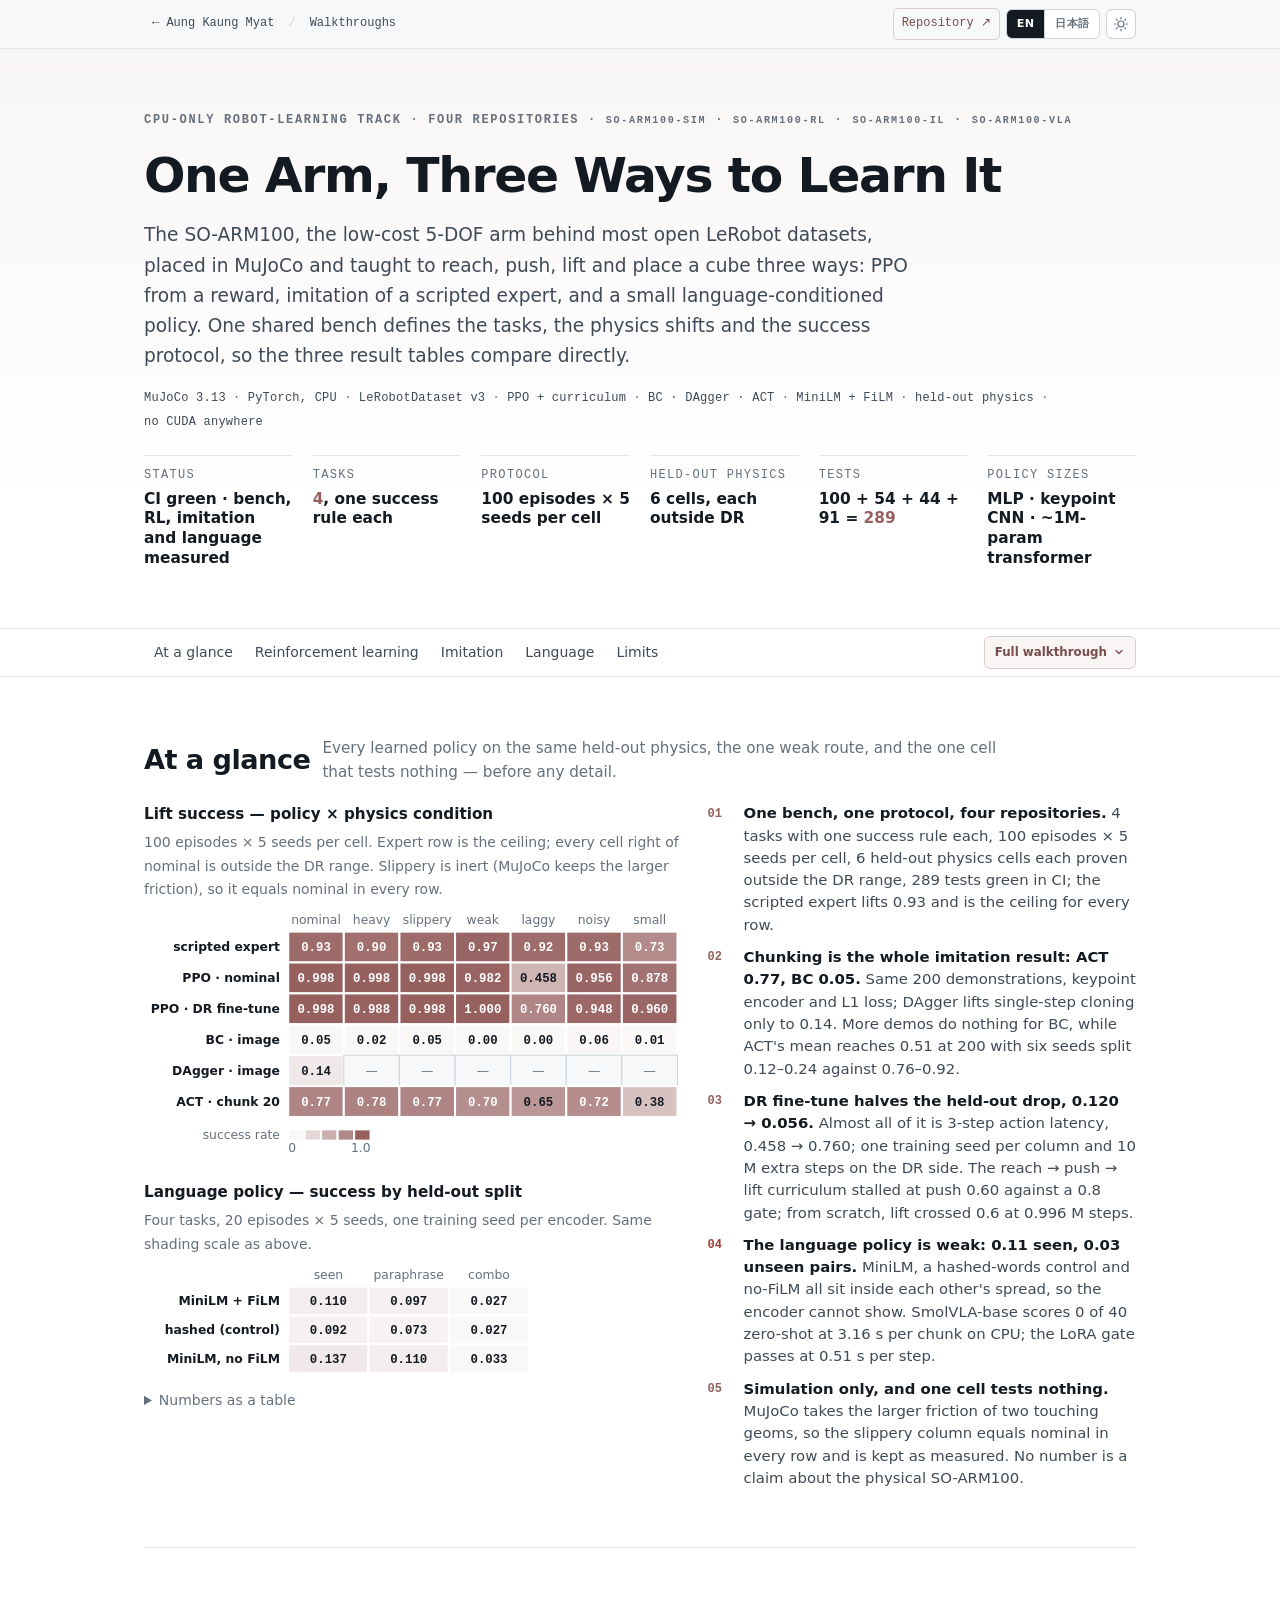
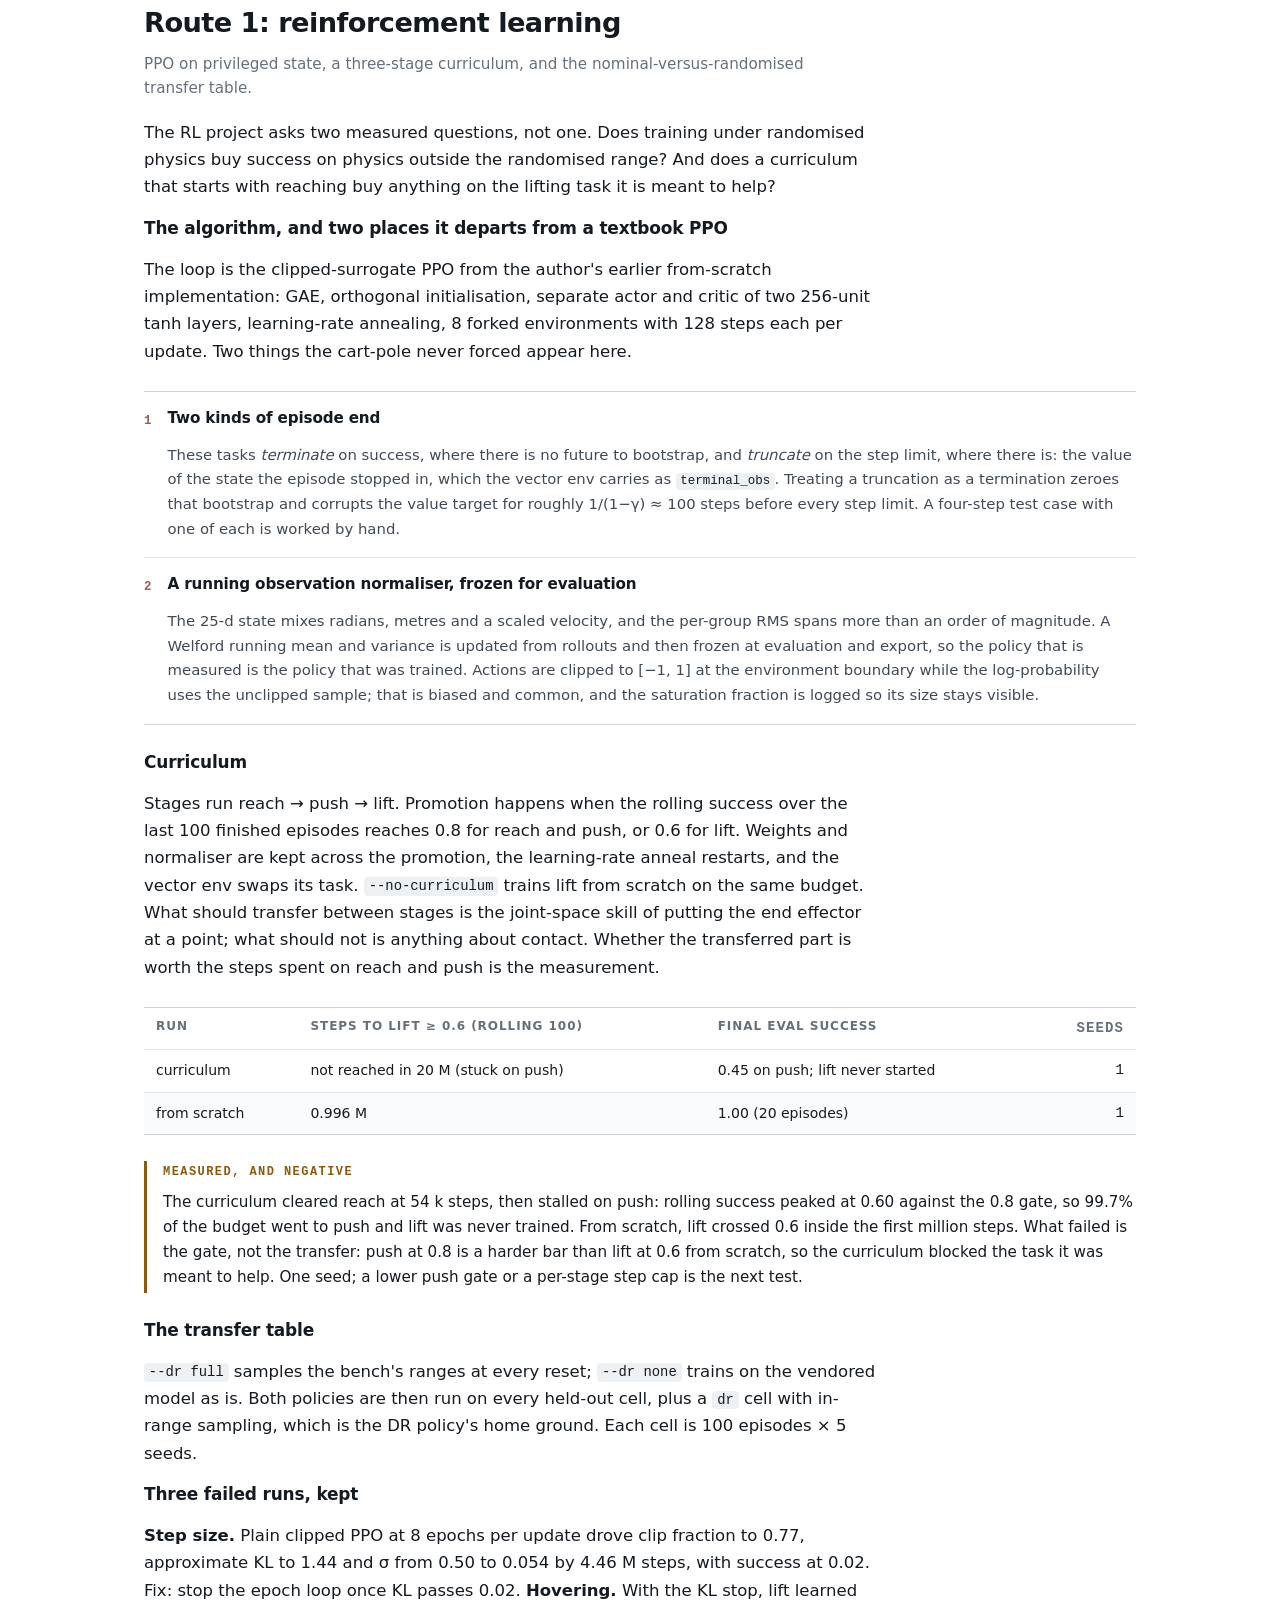
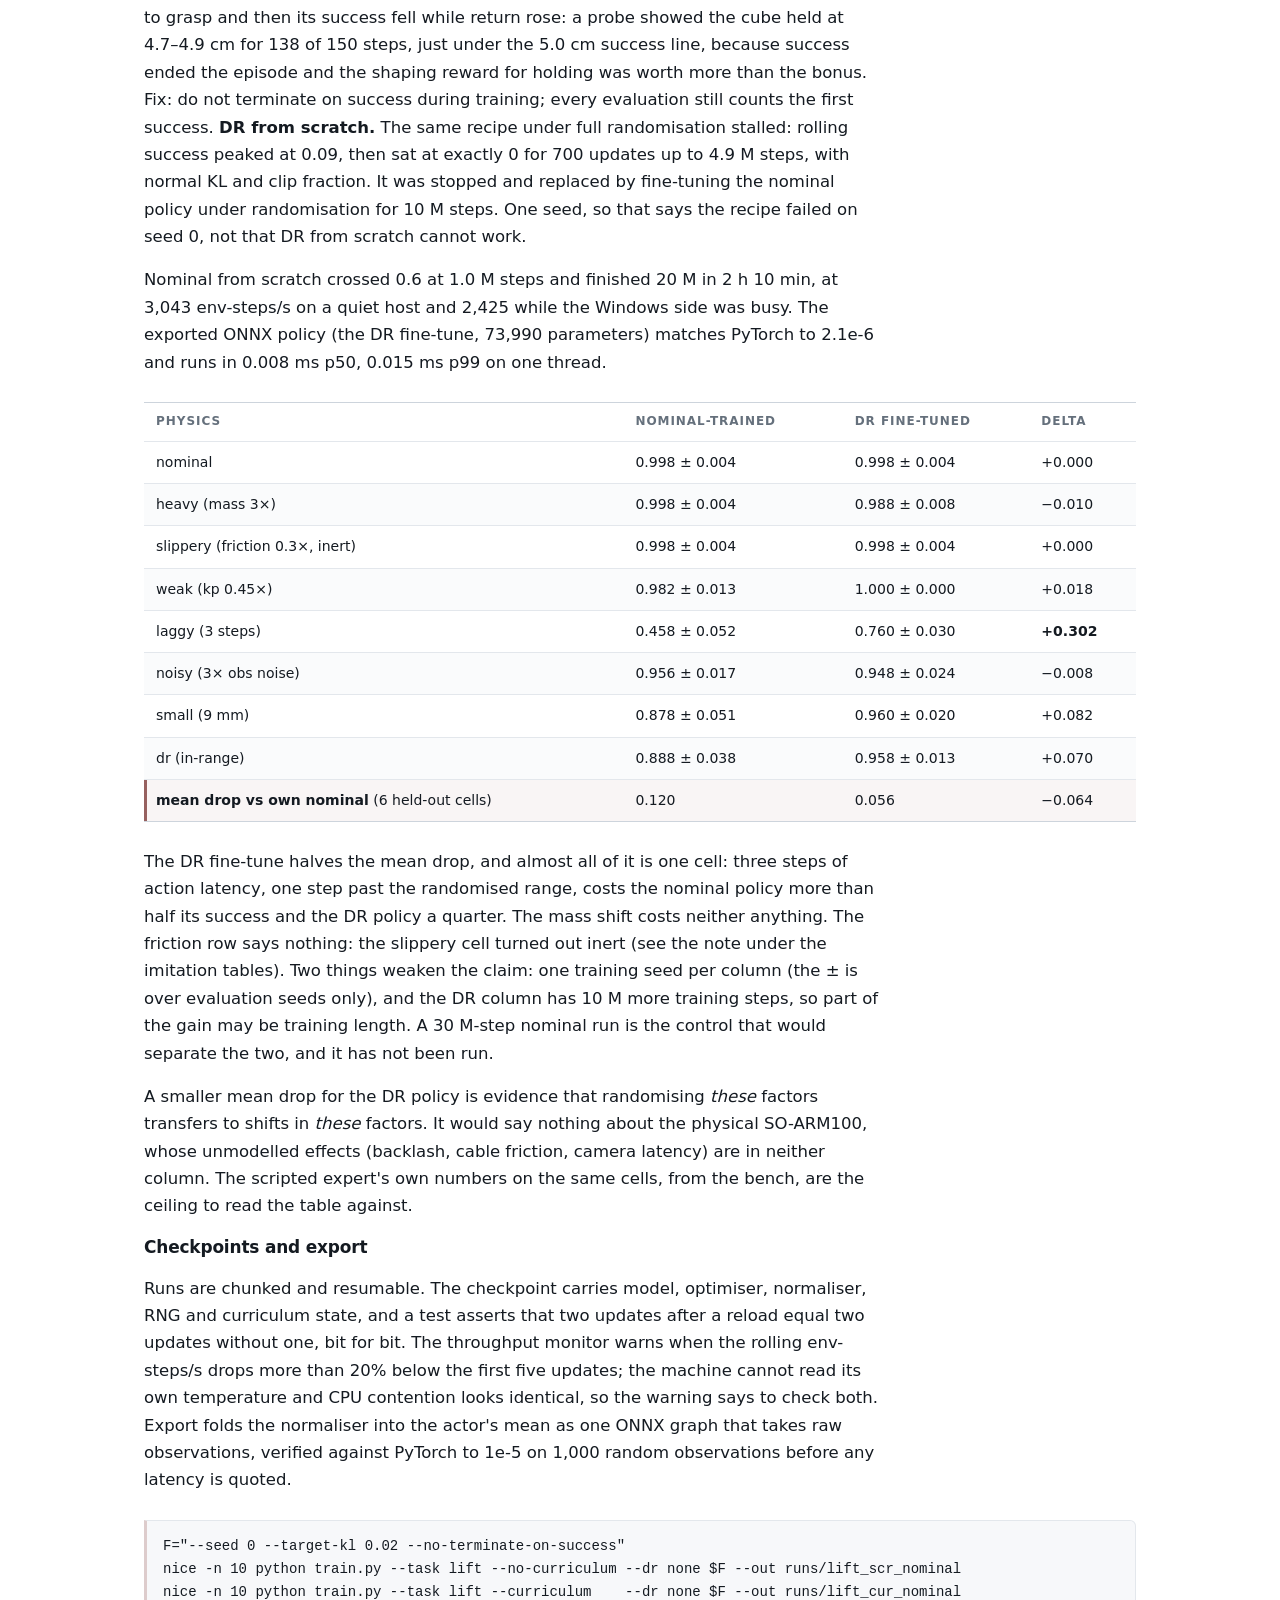
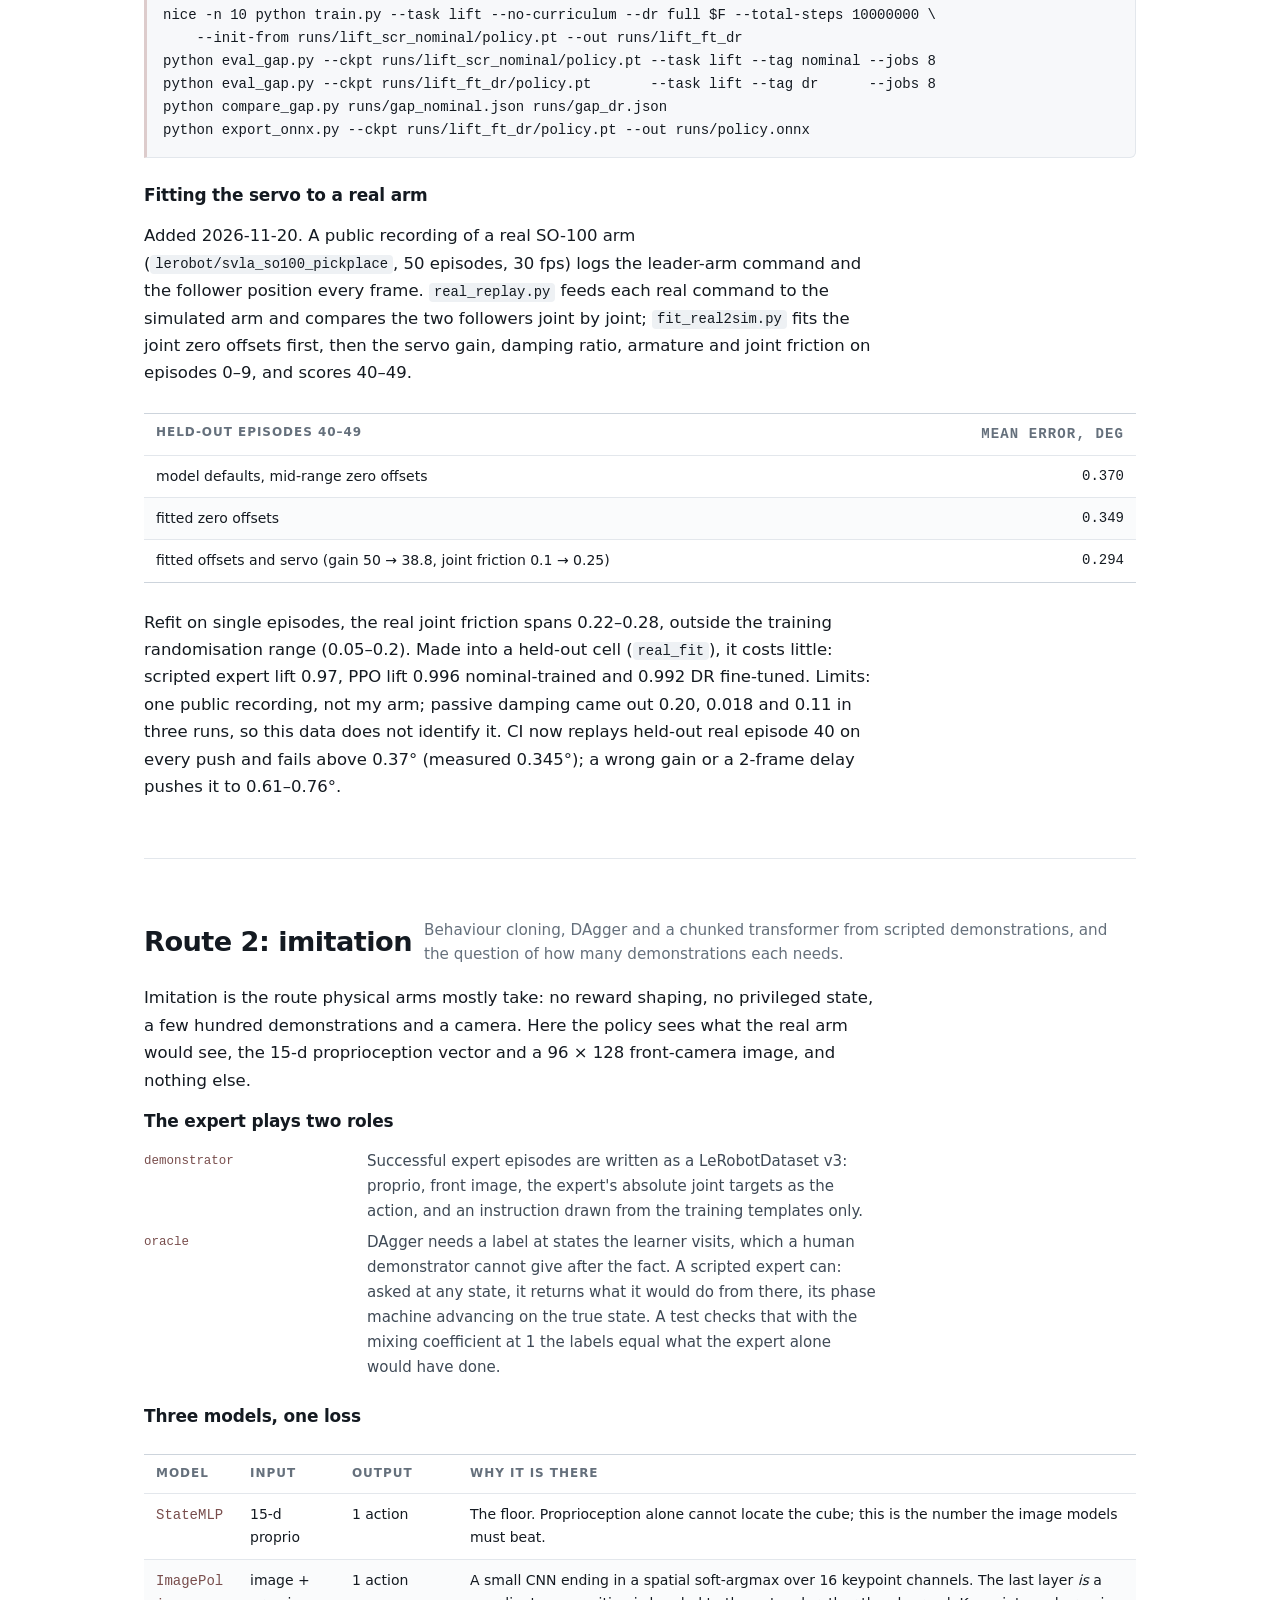
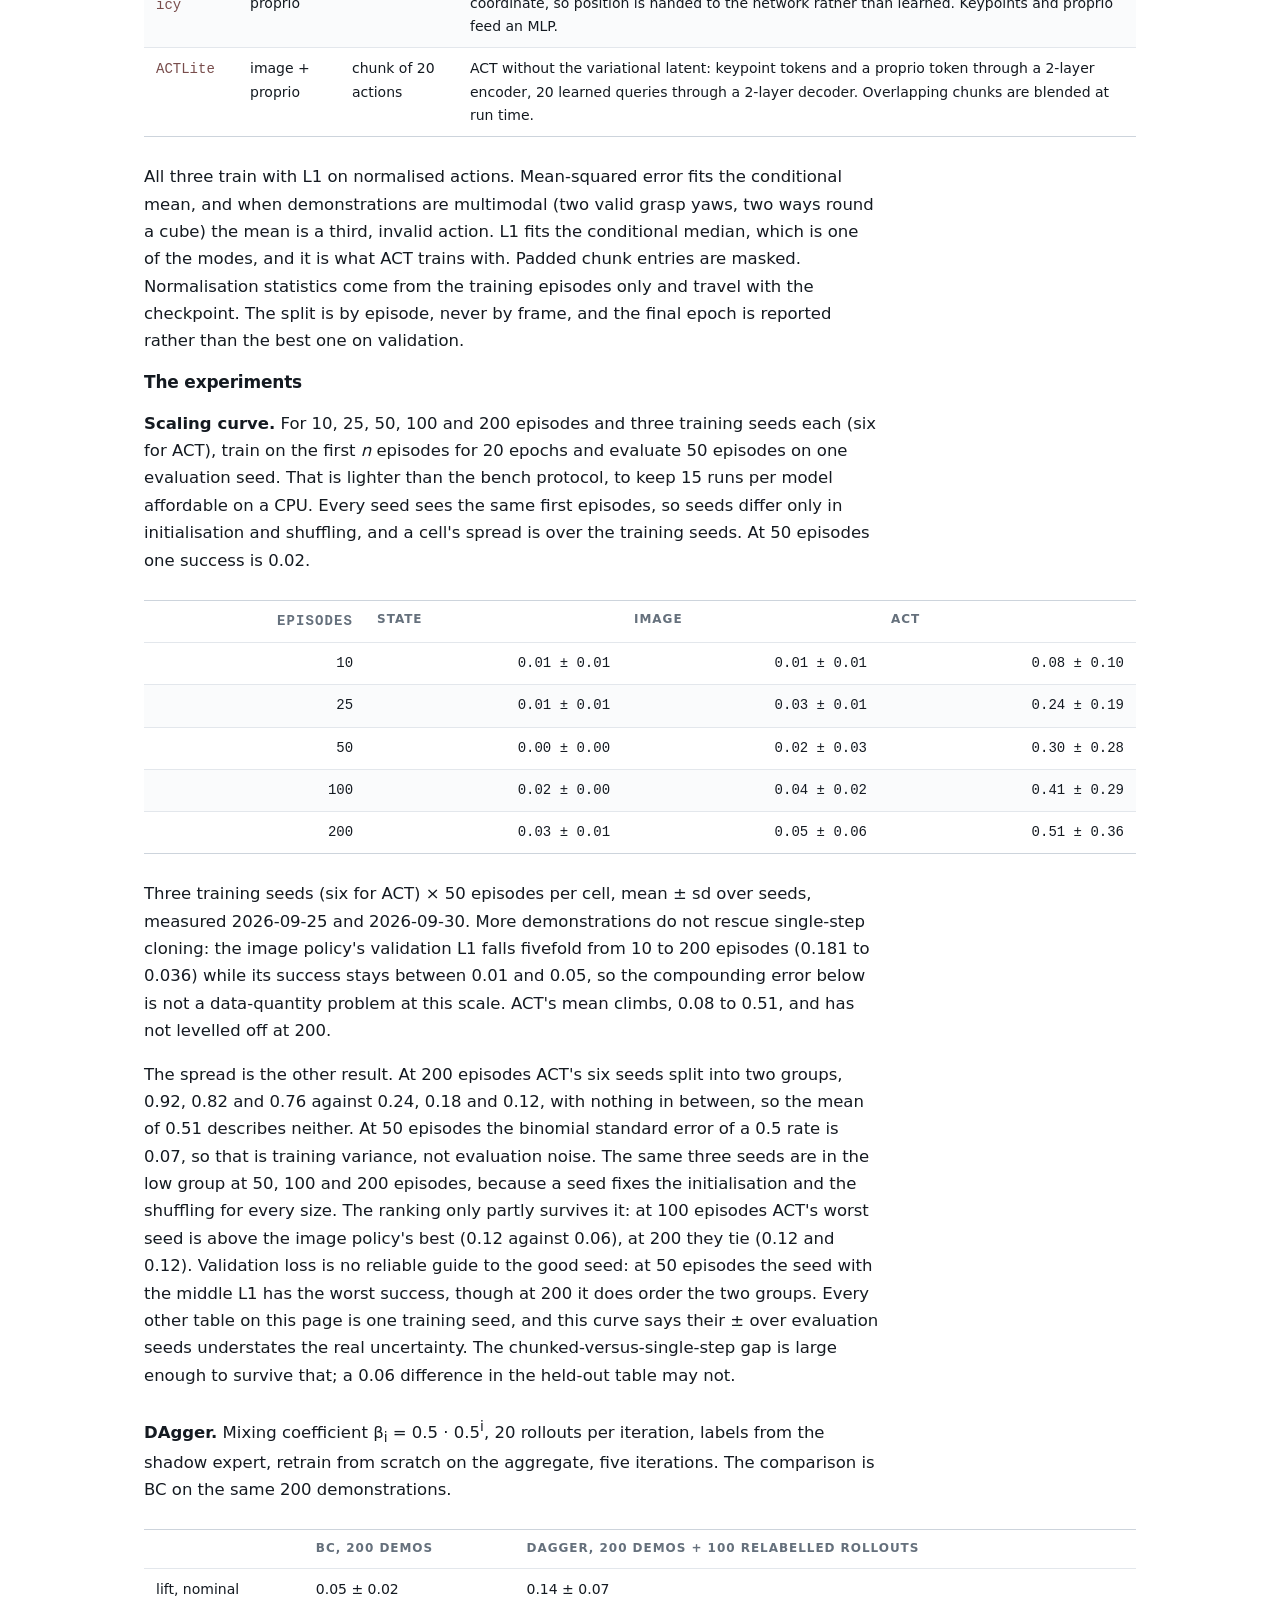
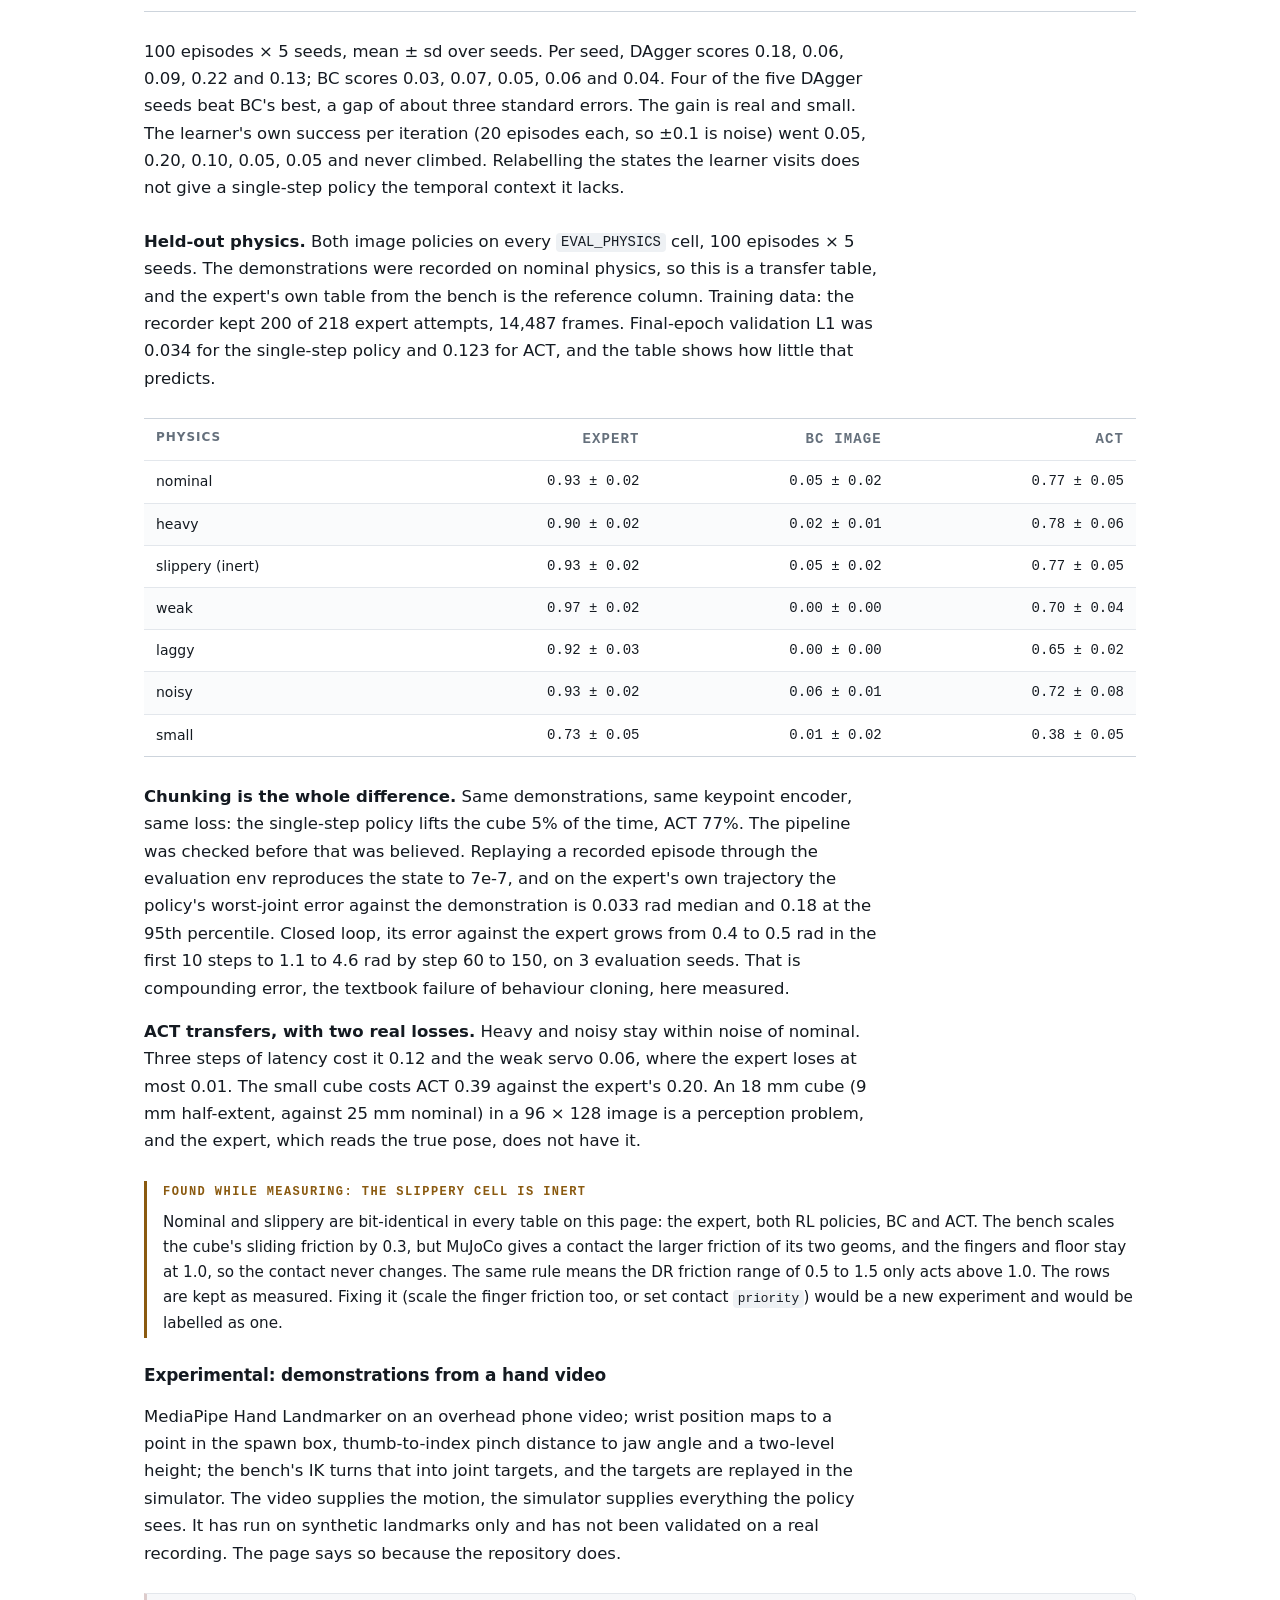
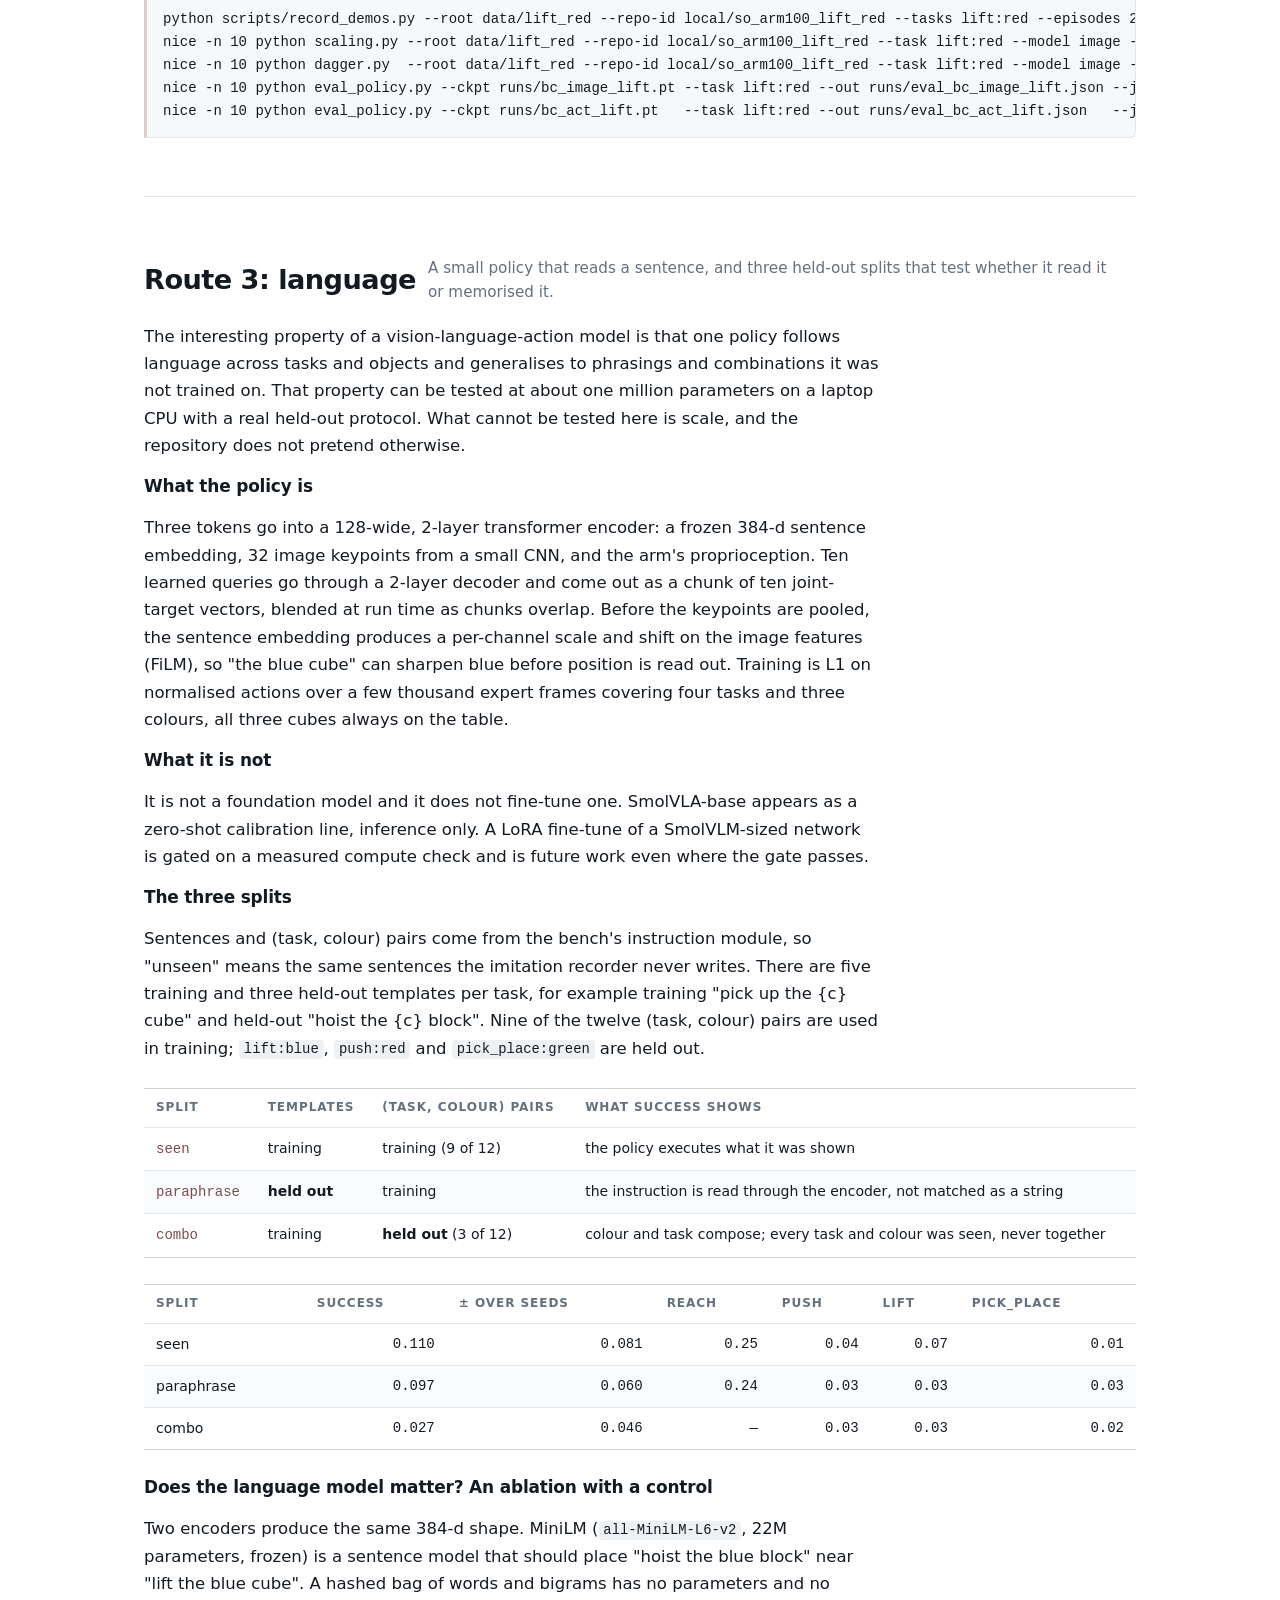
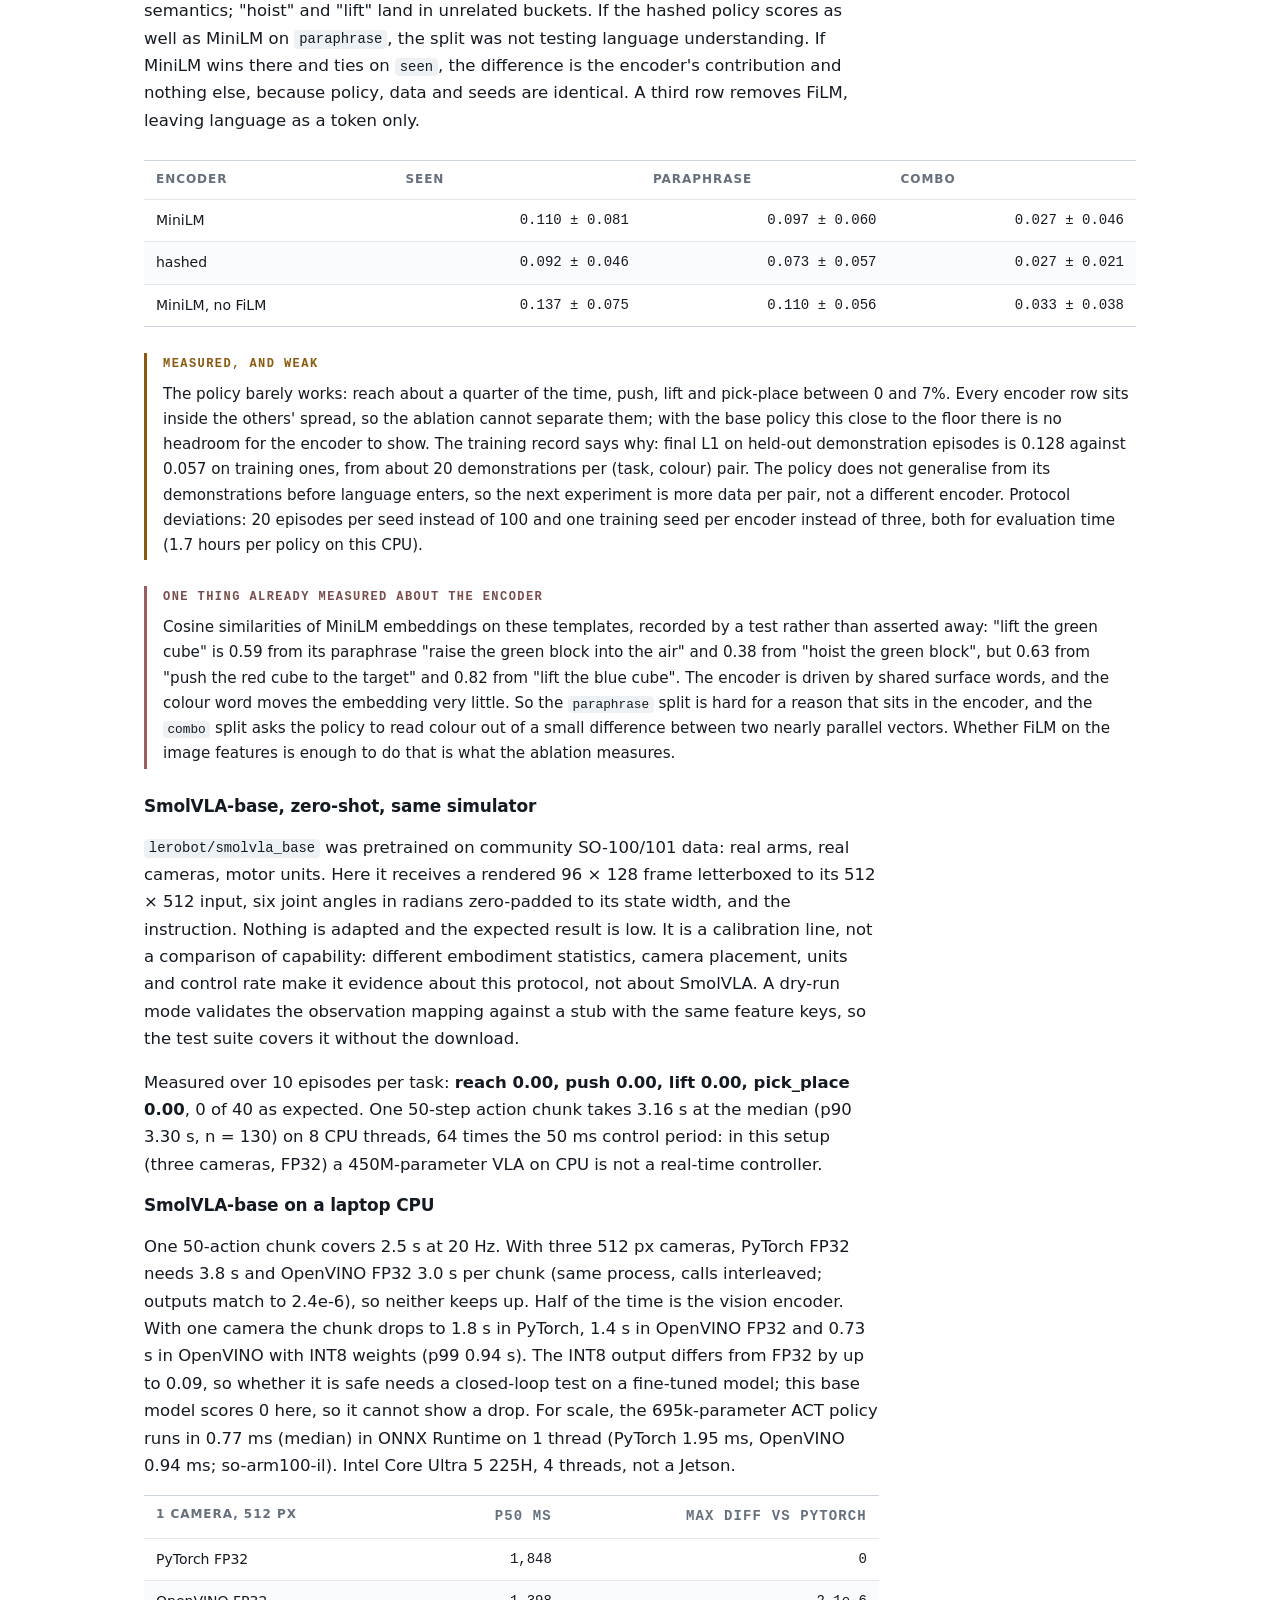
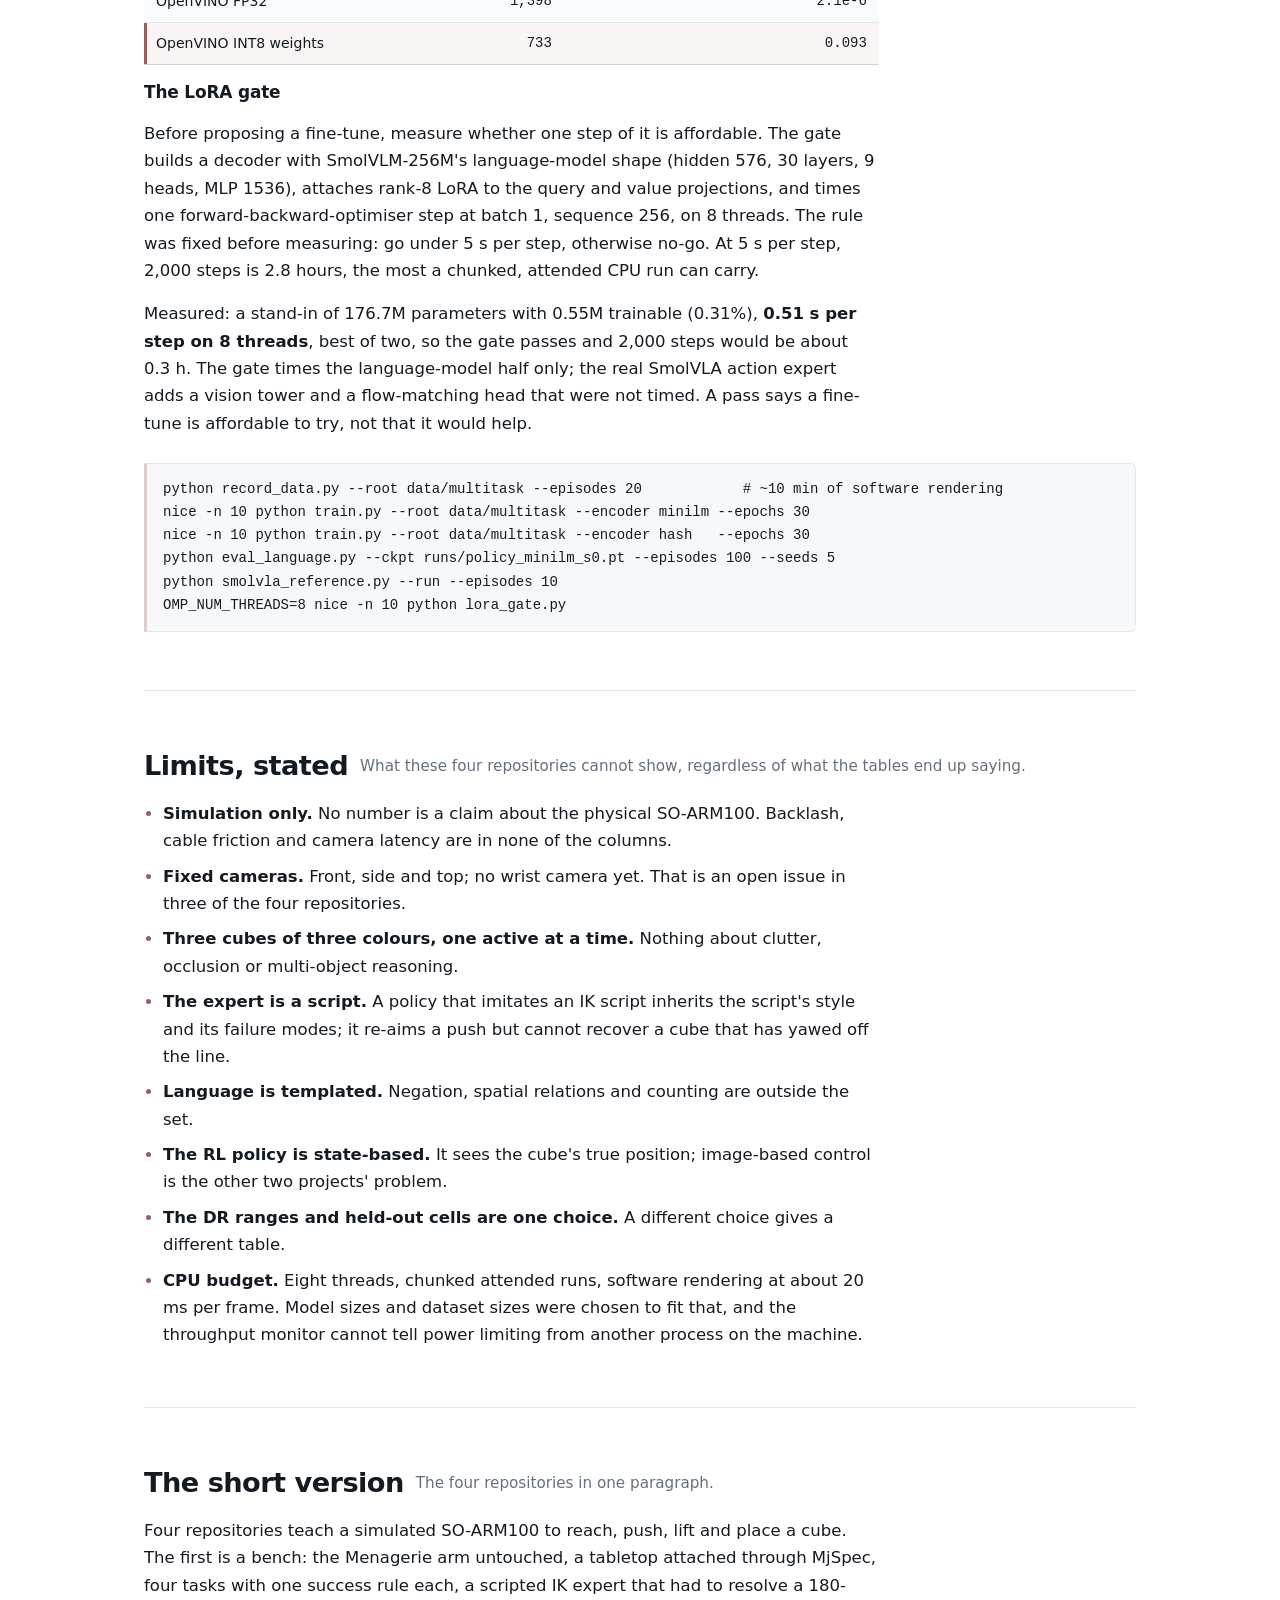
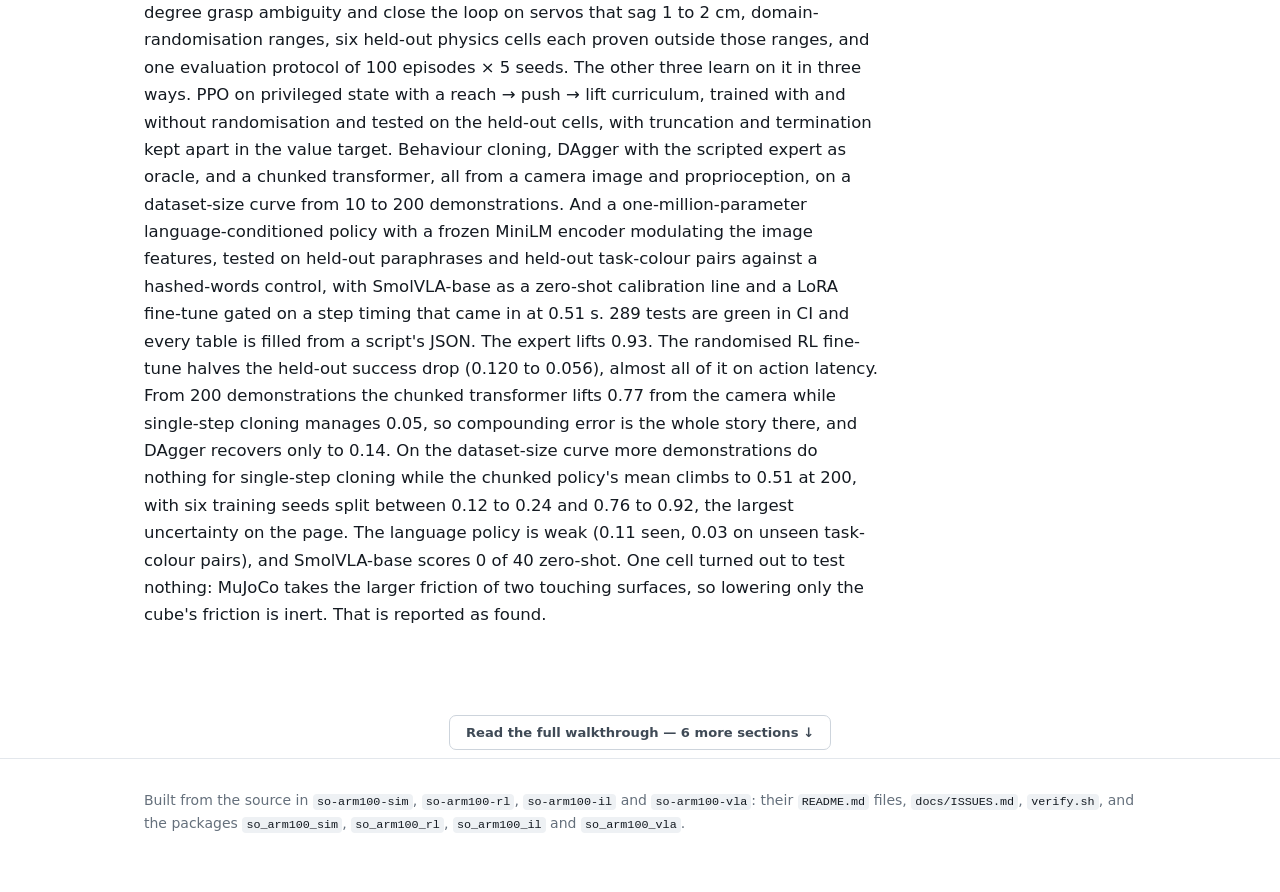
<file: projects/so-arm100.html>
<!DOCTYPE html>
<html lang="en" style="--h:#96605f" data-title-ja="SO-ARM100：1本のアーム、3通りの学習 — Aung Kaung Myat">
<head>
<meta charset="UTF-8">
<meta name="viewport" content="width=device-width, initial-scale=1.0">
<title>One Arm, Three Ways to Learn It — Aung Kaung Myat</title>
<meta name="description" content="A simulated SO-ARM100 taught to reach, push, lift and place a cube three ways: PPO with a curriculum and domain randomisation, imitation from a scripted expert (BC, DAgger, ACT), and a small language-conditioned policy tested on unseen paraphrases. One shared bench, one protocol.">
<meta name="author" content="Aung Kaung Myat">
<link rel="canonical" href="https://aungkaung1928.github.io/projects/so-arm100.html">
<meta property="og:type" content="article">
<meta property="og:url" content="https://aungkaung1928.github.io/projects/so-arm100.html">
<meta property="og:title" content="One Arm, Three Ways to Learn It">
<meta property="og:description" content="A simulated SO-ARM100 learned three ways on one shared bench: reinforcement learning, imitation, and a language-conditioned policy. Four repositories, 289 tests, every table filled by a script: ACT lifts 0.77 where single-step cloning lifts 0.05.">
<meta property="og:image" content="https://aungkaung1928.github.io/img/og/so-arm100.jpg">
<meta property="og:image:width" content="1200">
<meta property="og:image:height" content="630">
<meta property="og:image:alt" content="Walkthrough card: One Arm, Three Ways to Learn It">
<meta name="twitter:card" content="summary_large_image">
<meta name="theme-color" content="#ffffff" media="(prefers-color-scheme: light)">
<meta name="theme-color" content="#0e1420" media="(prefers-color-scheme: dark)">
<link rel="icon" href="data:image/svg+xml,<svg xmlns='http://www.w3.org/2000/svg' viewBox='0 0 32 32'><rect width='32' height='32' rx='7' fill='%2396605f'/><text x='16' y='22' font-family='monospace' font-size='16' font-weight='700' fill='%23fff' text-anchor='middle'>A</text></svg>">
<script>
(function(d){var l,t;try{l=new URLSearchParams(location.search).get('lang')}catch(e){}
try{if(l)localStorage.setItem('lang',l);else l=localStorage.getItem('lang');t=localStorage.getItem('theme')}catch(e){}
if(l==='ja'){d.setAttribute('data-lang','ja');d.lang='ja'}
if(t==='dark'||(!t&&matchMedia('(prefers-color-scheme: dark)').matches))d.classList.add('dark-mode')})(document.documentElement);
</script>
<link rel="stylesheet" href="wt.css">
</head>
<body>
<a class="skip" href="#main"><span lang="en">Skip to content</span><span lang="ja">本文へ移動</span></a>
<div class="sitebar"><div class="wrap sitebar-inner">
  <a href="../index.html">← Aung Kaung Myat</a><span class="sb-sep">/</span><a href="./"><span lang="en">Walkthroughs</span><span lang="ja">プロジェクト解説</span></a>
  <div class="sb-tools">
    <a class="sb-repo" href="https://github.com/AungKaung1928/so-arm100-sim" target="_blank" rel="noopener"><span lang="en">Repository ↗</span><span lang="ja">リポジトリ ↗</span></a>
    <div class="lang-switch" role="group" aria-label="Language / 言語"><button type="button" id="lang-en" data-set-lang="en" aria-pressed="true">EN</button><button type="button" id="lang-ja" data-set-lang="ja" aria-pressed="false">日本語</button></div>
    <button class="sb-theme" id="theme-toggle" type="button" aria-label="Toggle dark mode" title="Light / dark"><svg class="sun-icon" width="16" height="16" viewBox="0 0 24 24" fill="none" stroke="currentColor" stroke-width="1.8" stroke-linecap="round"><circle cx="12" cy="12" r="4.5"></circle><path d="M12 2v2M12 20v2M4.9 4.9l1.4 1.4M17.7 17.7l1.4 1.4M2 12h2M20 12h2M4.9 19.1l1.4-1.4M17.7 6.3l1.4-1.4"></path></svg><svg class="moon-icon" width="16" height="16" viewBox="0 0 24 24" fill="none" stroke="currentColor" stroke-width="1.8" stroke-linecap="round" stroke-linejoin="round"><path d="M21 12.79A9 9 0 1 1 11.21 3 7 7 0 0 0 21 12.79z"></path></svg></button>
  </div>
</div></div>
<div class="progress" aria-hidden="true"><i></i></div>
<header class="top">
  <div class="wrap head-inner">
    <div class="eyebrow"><span lang="en">CPU-only robot-learning track · four repositories</span><span lang="ja">Robot learning（CPUのみ）· 4リポジトリ</span> · <code style="background:none;padding:0;color:inherit">so-arm100-sim</code> · <code style="background:none;padding:0;color:inherit">so-arm100-rl</code> · <code style="background:none;padding:0;color:inherit">so-arm100-il</code> · <code style="background:none;padding:0;color:inherit">so-arm100-vla</code></div>
    <h1><span lang="en">One Arm, Three Ways to Learn It</span><span lang="ja">1本のアームを、3通りの方法で学習させる</span></h1>
    <p class="deck" lang="ja">公開LeRobotデータセットの大半で使われる低価格な5自由度アームSO-ARM100をMuJoCo上に置き、キューブへのリーチ・押し出し・持ち上げ・配置を3通り（rewardからのPPO、スクリプト化エキスパートのimitation、小さなlanguage-conditioned policy）で学習させました。タスク・物理パラメータの変化・成功判定プロトコルは共通ベンチ1つで定義しているため、3つの結果表をそのまま並べて比較できます。</p>
    <p class="deck" lang="en">The SO-ARM100, the low-cost 5-DOF arm behind most open LeRobot datasets, placed in MuJoCo and taught to reach, push, lift and place a cube three ways: PPO from a reward, imitation of a scripted expert, and a small language-conditioned policy. One shared bench defines the tasks, the physics shifts and the success protocol, so the three result tables compare directly.</p>
    <div class="chips">
      <span class="chip">MuJoCo 3.13</span><span class="chip">PyTorch, CPU</span><span class="chip">LeRobotDataset v3</span>
      <span class="chip">PPO + curriculum</span><span class="chip">BC · DAgger · ACT</span>
      <span class="chip">MiniLM + FiLM</span><span class="chip">held-out physics</span><span class="chip">no CUDA anywhere</span>
    </div>
    <dl class="factgrid">
      <div class="fact"><dt><span lang="en">Status</span><span lang="ja">状況</span></dt><dd><span lang="en">CI green · bench, RL, imitation and language measured</span><span lang="ja">CI green · ベンチ・RL・imitation・languageすべて計測済み</span></dd></div>
      <div class="fact"><dt><span lang="en">Tasks</span><span lang="ja">タスク</span></dt><dd><em>4</em><span lang="en">, one success rule each</span><span lang="ja">（各1つの成功条件）</span></dd></div>
      <div class="fact"><dt><span lang="en">Protocol</span><span lang="ja">評価プロトコル</span></dt><dd><span lang="en">100 episodes × 5 seeds per cell</span><span lang="ja">1セルあたり100 episode × 5 seed</span></dd></div>
      <div class="fact"><dt><span lang="en">Held-out physics</span><span lang="ja">Held-out物理条件</span></dt><dd><span lang="en">6 cells, each outside DR</span><span lang="ja">6セル（すべてDR範囲外）</span></dd></div>
      <div class="fact"><dt><span lang="en">Tests</span><span lang="ja">テスト数</span></dt><dd>100 + 54 + 44 + 91 = <em>289</em></dd></div>
      <div class="fact"><dt><span lang="en">Policy sizes</span><span lang="ja">Policyの規模</span></dt><dd><span lang="en">MLP · keypoint CNN · ~1M-param transformer</span><span lang="ja">MLP · keypoint CNN · 約1Mパラメータのtransformer</span></dd></div>
    </dl>
  </div>
</header>

<nav class="jump">
  <div class="wrap jump-inner">
    <a href="#glance"><span lang="en">At a glance</span><span lang="ja">要点</span></a>
    <a href="#plain" data-depth="deep"><span lang="en">In plain words</span><span lang="ja">概要</span></a>
    <a href="#shared" data-depth="deep"><span lang="en">One bench, three projects</span><span lang="ja">共通ベンチと3プロジェクト</span></a>
    <a href="#files" data-depth="deep"><span lang="en">Every file</span><span lang="ja">ファイル一覧</span></a>
    <a href="#bench" data-depth="deep"><span lang="en">The bench</span><span lang="ja">ベンチ</span></a>
    <a href="#rl"><span lang="en">Reinforcement learning</span><span lang="ja">強化学習</span></a>
    <a href="#il"><span lang="en">Imitation</span><span lang="ja">模倣（imitation）</span></a>
    <a href="#vla"><span lang="en">Language</span><span lang="ja">言語条件付け</span></a>
    <a href="#measured" data-depth="deep"><span lang="en">What is measured</span><span lang="ja">計測済みの項目</span></a>
    <a href="#limits"><span lang="en">Limits</span><span lang="ja">限界</span></a>
    <a href="#run" data-depth="deep"><span lang="en">Running it</span><span lang="ja">実行方法</span></a>
      <button type="button" id="jump-toggle" class="jump-toggle" aria-expanded="false"><span class="off"><span lang="en">Full walkthrough</span><span lang="ja">全文を表示</span></span><span class="on"><span lang="en">Key sections only</span><span lang="ja">要点のみ</span></span><svg width="12" height="12" viewBox="0 0 24 24" fill="none" stroke="currentColor" stroke-width="2.4" stroke-linecap="round" stroke-linejoin="round"><path d="M6 9l6 6 6-6"/></svg></button>
  </div>
</nav>

<main class="wrap" id="main">

<section id="glance">
  <div class="sec-head"><span class="sec-num">00</span><h2><span lang="en">At a glance</span><span lang="ja">要点</span></h2><p class="sec-sub"><span lang="en">Every learned policy on the same held-out physics, the one weak route, and the one cell that tests nothing — before any detail.</span><span lang="ja">同じheld-out物理条件での全policy、性能の低い1つのアプローチ、そして何もテストしていなかった1セル。詳細はその後で。</span></p></div>
  <div class="glance">
    <div class="glance-visual">
      <div class="vtitle"><span lang="en">Lift success — policy × physics condition</span><span lang="ja">liftの成功率 — policy × 物理条件</span></div>
      <div class="vsub"><span lang="en">100 episodes × 5 seeds per cell. Expert row is the ceiling; every cell right of nominal is outside the DR range. Slippery is inert (MuJoCo keeps the larger friction), so it equals nominal in every row.</span><span lang="ja">1セルあたり100 episode × 5 seed。エキスパートの行が上限。nominalより右の列はすべてDR範囲外。slipperyは効果なし（MuJoCoは大きい方の摩擦を使う）のため、全行でnominalと同値。</span></div>
      <svg class="viz" viewBox="0 0 520 238" role="img" aria-label="heatmap: lift success rate, policy by physics condition"><text x="167.0" y="13" text-anchor="middle" class="mut">nominal</text><text x="221.0" y="13" text-anchor="middle" class="mut">heavy</text><text x="275.0" y="13" text-anchor="middle" class="mut">slippery</text><text x="329.0" y="13" text-anchor="middle" class="mut">weak</text><text x="383.0" y="13" text-anchor="middle" class="mut">laggy</text><text x="437.0" y="13" text-anchor="middle" class="mut">noisy</text><text x="491.0" y="13" text-anchor="middle" class="mut">small</text><text x="132" y="39.0" text-anchor="end" class="lbl" lang="en">scripted expert</text><text x="132" y="39.0" text-anchor="end" class="lbl" lang="ja">エキスパート</text><rect class="cell" x="140" y="20" width="54" height="30" style="fill:var(--accent)" fill-opacity="0.930"><title>Scripted expert, lift, nominal: 0.93 ± 0.02</title></rect><text x="167.0" y="39.0" text-anchor="middle" class="lbl num" style="fill:var(--bg)">0.93</text><rect class="cell" x="194" y="20" width="54" height="30" style="fill:var(--accent)" fill-opacity="0.900"><title>Scripted expert, lift, heavy: 0.90 ± 0.02</title></rect><text x="221.0" y="39.0" text-anchor="middle" class="lbl num" style="fill:var(--bg)">0.90</text><rect class="cell" x="248" y="20" width="54" height="30" style="fill:var(--accent)" fill-opacity="0.930"><title>Scripted expert, lift, slippery: 0.93 ± 0.02</title></rect><text x="275.0" y="39.0" text-anchor="middle" class="lbl num" style="fill:var(--bg)">0.93</text><rect class="cell" x="302" y="20" width="54" height="30" style="fill:var(--accent)" fill-opacity="0.970"><title>Scripted expert, lift, weak: 0.97 ± 0.02</title></rect><text x="329.0" y="39.0" text-anchor="middle" class="lbl num" style="fill:var(--bg)">0.97</text><rect class="cell" x="356" y="20" width="54" height="30" style="fill:var(--accent)" fill-opacity="0.920"><title>Scripted expert, lift, laggy: 0.92 ± 0.03</title></rect><text x="383.0" y="39.0" text-anchor="middle" class="lbl num" style="fill:var(--bg)">0.92</text><rect class="cell" x="410" y="20" width="54" height="30" style="fill:var(--accent)" fill-opacity="0.930"><title>Scripted expert, lift, noisy: 0.93 ± 0.02</title></rect><text x="437.0" y="39.0" text-anchor="middle" class="lbl num" style="fill:var(--bg)">0.93</text><rect class="cell" x="464" y="20" width="54" height="30" style="fill:var(--accent)" fill-opacity="0.730"><title>Scripted expert, lift, small: 0.73 ± 0.05</title></rect><text x="491.0" y="39.0" text-anchor="middle" class="lbl num" style="fill:var(--bg)">0.73</text><text x="132" y="69.0" text-anchor="end" class="lbl" lang="en">PPO · nominal</text><text x="132" y="69.0" text-anchor="end" class="lbl" lang="ja">PPO · nominal学習</text><rect class="cell" x="140" y="50" width="54" height="30" style="fill:var(--accent)" fill-opacity="0.998"><title>PPO nominal-trained, lift, nominal: 0.998 ± 0.004</title></rect><text x="167.0" y="69.0" text-anchor="middle" class="lbl num" style="fill:var(--bg)">0.998</text><rect class="cell" x="194" y="50" width="54" height="30" style="fill:var(--accent)" fill-opacity="0.998"><title>PPO nominal-trained, lift, heavy: 0.998 ± 0.004</title></rect><text x="221.0" y="69.0" text-anchor="middle" class="lbl num" style="fill:var(--bg)">0.998</text><rect class="cell" x="248" y="50" width="54" height="30" style="fill:var(--accent)" fill-opacity="0.998"><title>PPO nominal-trained, lift, slippery: 0.998 ± 0.004</title></rect><text x="275.0" y="69.0" text-anchor="middle" class="lbl num" style="fill:var(--bg)">0.998</text><rect class="cell" x="302" y="50" width="54" height="30" style="fill:var(--accent)" fill-opacity="0.982"><title>PPO nominal-trained, lift, weak: 0.982 ± 0.013</title></rect><text x="329.0" y="69.0" text-anchor="middle" class="lbl num" style="fill:var(--bg)">0.982</text><rect class="cell" x="356" y="50" width="54" height="30" style="fill:var(--accent)" fill-opacity="0.458"><title>PPO nominal-trained, lift, laggy: 0.458 ± 0.052</title></rect><text x="383.0" y="69.0" text-anchor="middle" class="lbl num">0.458</text><rect class="cell" x="410" y="50" width="54" height="30" style="fill:var(--accent)" fill-opacity="0.956"><title>PPO nominal-trained, lift, noisy: 0.956 ± 0.017</title></rect><text x="437.0" y="69.0" text-anchor="middle" class="lbl num" style="fill:var(--bg)">0.956</text><rect class="cell" x="464" y="50" width="54" height="30" style="fill:var(--accent)" fill-opacity="0.878"><title>PPO nominal-trained, lift, small: 0.878 ± 0.051</title></rect><text x="491.0" y="69.0" text-anchor="middle" class="lbl num" style="fill:var(--bg)">0.878</text><text x="132" y="99.0" text-anchor="end" class="lbl">PPO · DR fine-tune</text><rect class="cell" x="140" y="80" width="54" height="30" style="fill:var(--accent)" fill-opacity="0.998"><title>PPO DR fine-tuned, lift, nominal: 0.998 ± 0.004</title></rect><text x="167.0" y="99.0" text-anchor="middle" class="lbl num" style="fill:var(--bg)">0.998</text><rect class="cell" x="194" y="80" width="54" height="30" style="fill:var(--accent)" fill-opacity="0.988"><title>PPO DR fine-tuned, lift, heavy: 0.988 ± 0.008</title></rect><text x="221.0" y="99.0" text-anchor="middle" class="lbl num" style="fill:var(--bg)">0.988</text><rect class="cell" x="248" y="80" width="54" height="30" style="fill:var(--accent)" fill-opacity="0.998"><title>PPO DR fine-tuned, lift, slippery: 0.998 ± 0.004</title></rect><text x="275.0" y="99.0" text-anchor="middle" class="lbl num" style="fill:var(--bg)">0.998</text><rect class="cell" x="302" y="80" width="54" height="30" style="fill:var(--accent)" fill-opacity="1.000"><title>PPO DR fine-tuned, lift, weak: 1.000 ± 0.000</title></rect><text x="329.0" y="99.0" text-anchor="middle" class="lbl num" style="fill:var(--bg)">1.000</text><rect class="cell" x="356" y="80" width="54" height="30" style="fill:var(--accent)" fill-opacity="0.760"><title>PPO DR fine-tuned, lift, laggy: 0.760 ± 0.030</title></rect><text x="383.0" y="99.0" text-anchor="middle" class="lbl num" style="fill:var(--bg)">0.760</text><rect class="cell" x="410" y="80" width="54" height="30" style="fill:var(--accent)" fill-opacity="0.948"><title>PPO DR fine-tuned, lift, noisy: 0.948 ± 0.024</title></rect><text x="437.0" y="99.0" text-anchor="middle" class="lbl num" style="fill:var(--bg)">0.948</text><rect class="cell" x="464" y="80" width="54" height="30" style="fill:var(--accent)" fill-opacity="0.960"><title>PPO DR fine-tuned, lift, small: 0.960 ± 0.020</title></rect><text x="491.0" y="99.0" text-anchor="middle" class="lbl num" style="fill:var(--bg)">0.960</text><text x="132" y="129.0" text-anchor="end" class="lbl" lang="en">BC · image</text><text x="132" y="129.0" text-anchor="end" class="lbl" lang="ja">BC · 画像</text><rect class="cell" x="140" y="110" width="54" height="30" style="fill:var(--accent)" fill-opacity="0.050"><title>BC image policy, lift, nominal: 0.05 ± 0.02</title></rect><text x="167.0" y="129.0" text-anchor="middle" class="lbl num">0.05</text><rect class="cell" x="194" y="110" width="54" height="30" style="fill:var(--accent)" fill-opacity="0.050"><title>BC image policy, lift, heavy: 0.02 ± 0.01</title></rect><text x="221.0" y="129.0" text-anchor="middle" class="lbl num">0.02</text><rect class="cell" x="248" y="110" width="54" height="30" style="fill:var(--accent)" fill-opacity="0.050"><title>BC image policy, lift, slippery: 0.05 ± 0.02</title></rect><text x="275.0" y="129.0" text-anchor="middle" class="lbl num">0.05</text><rect class="cell" x="302" y="110" width="54" height="30" style="fill:var(--accent)" fill-opacity="0.050"><title>BC image policy, lift, weak: 0.00 ± 0.00</title></rect><text x="329.0" y="129.0" text-anchor="middle" class="lbl num">0.00</text><rect class="cell" x="356" y="110" width="54" height="30" style="fill:var(--accent)" fill-opacity="0.050"><title>BC image policy, lift, laggy: 0.00 ± 0.00</title></rect><text x="383.0" y="129.0" text-anchor="middle" class="lbl num">0.00</text><rect class="cell" x="410" y="110" width="54" height="30" style="fill:var(--accent)" fill-opacity="0.060"><title>BC image policy, lift, noisy: 0.06 ± 0.01</title></rect><text x="437.0" y="129.0" text-anchor="middle" class="lbl num">0.06</text><rect class="cell" x="464" y="110" width="54" height="30" style="fill:var(--accent)" fill-opacity="0.050"><title>BC image policy, lift, small: 0.01 ± 0.02</title></rect><text x="491.0" y="129.0" text-anchor="middle" class="lbl num">0.01</text><text x="132" y="159.0" text-anchor="end" class="lbl" lang="en">DAgger · image</text><text x="132" y="159.0" text-anchor="end" class="lbl" lang="ja">DAgger · 画像</text><rect class="cell" x="140" y="140" width="54" height="30" style="fill:var(--accent)" fill-opacity="0.140"><title>DAgger image policy, lift, nominal: 0.14 ± 0.07</title></rect><text x="167.0" y="159.0" text-anchor="middle" class="lbl num">0.14</text><rect class="box" x="194" y="140" width="54" height="30"><title>DAgger image policy, lift, heavy: not measured</title></rect><text x="221.0" y="159.0" text-anchor="middle" class="mut">—</text><rect class="box" x="248" y="140" width="54" height="30"><title>DAgger image policy, lift, slippery: not measured</title></rect><text x="275.0" y="159.0" text-anchor="middle" class="mut">—</text><rect class="box" x="302" y="140" width="54" height="30"><title>DAgger image policy, lift, weak: not measured</title></rect><text x="329.0" y="159.0" text-anchor="middle" class="mut">—</text><rect class="box" x="356" y="140" width="54" height="30"><title>DAgger image policy, lift, laggy: not measured</title></rect><text x="383.0" y="159.0" text-anchor="middle" class="mut">—</text><rect class="box" x="410" y="140" width="54" height="30"><title>DAgger image policy, lift, noisy: not measured</title></rect><text x="437.0" y="159.0" text-anchor="middle" class="mut">—</text><rect class="box" x="464" y="140" width="54" height="30"><title>DAgger image policy, lift, small: not measured</title></rect><text x="491.0" y="159.0" text-anchor="middle" class="mut">—</text><text x="132" y="189.0" text-anchor="end" class="lbl">ACT · chunk 20</text><rect class="cell" x="140" y="170" width="54" height="30" style="fill:var(--accent)" fill-opacity="0.770"><title>ACT (chunked), lift, nominal: 0.77 ± 0.05</title></rect><text x="167.0" y="189.0" text-anchor="middle" class="lbl num" style="fill:var(--bg)">0.77</text><rect class="cell" x="194" y="170" width="54" height="30" style="fill:var(--accent)" fill-opacity="0.780"><title>ACT (chunked), lift, heavy: 0.78 ± 0.06</title></rect><text x="221.0" y="189.0" text-anchor="middle" class="lbl num" style="fill:var(--bg)">0.78</text><rect class="cell" x="248" y="170" width="54" height="30" style="fill:var(--accent)" fill-opacity="0.770"><title>ACT (chunked), lift, slippery: 0.77 ± 0.05</title></rect><text x="275.0" y="189.0" text-anchor="middle" class="lbl num" style="fill:var(--bg)">0.77</text><rect class="cell" x="302" y="170" width="54" height="30" style="fill:var(--accent)" fill-opacity="0.700"><title>ACT (chunked), lift, weak: 0.70 ± 0.04</title></rect><text x="329.0" y="189.0" text-anchor="middle" class="lbl num" style="fill:var(--bg)">0.70</text><rect class="cell" x="356" y="170" width="54" height="30" style="fill:var(--accent)" fill-opacity="0.650"><title>ACT (chunked), lift, laggy: 0.65 ± 0.02</title></rect><text x="383.0" y="189.0" text-anchor="middle" class="lbl num">0.65</text><rect class="cell" x="410" y="170" width="54" height="30" style="fill:var(--accent)" fill-opacity="0.720"><title>ACT (chunked), lift, noisy: 0.72 ± 0.08</title></rect><text x="437.0" y="189.0" text-anchor="middle" class="lbl num" style="fill:var(--bg)">0.72</text><rect class="cell" x="464" y="170" width="54" height="30" style="fill:var(--accent)" fill-opacity="0.380"><title>ACT (chunked), lift, small: 0.38 ± 0.05</title></rect><text x="491.0" y="189.0" text-anchor="middle" class="lbl num">0.38</text><text x="132" y="221" text-anchor="end" class="mut" lang="en">success rate</text><text x="132" y="221" text-anchor="end" class="mut" lang="ja">成功率</text><rect class="cell" x="140" y="212" width="16" height="11" style="fill:var(--accent)" fill-opacity="0.05"/><rect class="cell" x="156" y="212" width="16" height="11" style="fill:var(--accent)" fill-opacity="0.25"/><rect class="cell" x="172" y="212" width="16" height="11" style="fill:var(--accent)" fill-opacity="0.5"/><rect class="cell" x="188" y="212" width="16" height="11" style="fill:var(--accent)" fill-opacity="0.75"/><rect class="cell" x="204" y="212" width="16" height="11" style="fill:var(--accent)" fill-opacity="1.0"/><text x="140" y="234" class="mut">0</text><text x="220" y="234" text-anchor="end" class="mut">1.0</text></svg>
      <div class="vtitle" style="margin-top:14px"><span lang="en">Language policy — success by held-out split</span><span lang="ja">Language policy — held-out分割ごとの成功率</span></div>
      <div class="vsub"><span lang="en">Four tasks, 20 episodes × 5 seeds, one training seed per encoder. Same shading scale as above.</span><span lang="ja">4タスク、20 episode × 5 seed、エンコーダーあたり学習seed 1つ。上と同じ濃淡スケール。</span></div>
      <svg class="viz" viewBox="0 0 520 106" role="img" aria-label="heatmap: language policy success rate, encoder by held-out split"><text x="179.0" y="13" text-anchor="middle" class="mut">seen</text><text x="257.0" y="13" text-anchor="middle" class="mut">paraphrase</text><text x="335.0" y="13" text-anchor="middle" class="mut">combo</text><text x="132" y="38.0" text-anchor="end" class="lbl">MiniLM + FiLM</text><rect class="cell" x="140" y="20" width="78" height="28" style="fill:var(--accent)" fill-opacity="0.110"><title>MiniLM encoder, seen: 0.110 ± 0.081</title></rect><text x="179.0" y="38.0" text-anchor="middle" class="lbl num">0.110</text><rect class="cell" x="218" y="20" width="78" height="28" style="fill:var(--accent)" fill-opacity="0.097"><title>MiniLM encoder, paraphrase: 0.097 ± 0.060</title></rect><text x="257.0" y="38.0" text-anchor="middle" class="lbl num">0.097</text><rect class="cell" x="296" y="20" width="78" height="28" style="fill:var(--accent)" fill-opacity="0.050"><title>MiniLM encoder, combo: 0.027 ± 0.046</title></rect><text x="335.0" y="38.0" text-anchor="middle" class="lbl num">0.027</text><text x="132" y="66.0" text-anchor="end" class="lbl" lang="en">hashed (control)</text><text x="132" y="66.0" text-anchor="end" class="lbl" lang="ja">ハッシュ（対照）</text><rect class="cell" x="140" y="48" width="78" height="28" style="fill:var(--accent)" fill-opacity="0.092"><title>Hashed bag-of-words control, seen: 0.092 ± 0.046</title></rect><text x="179.0" y="66.0" text-anchor="middle" class="lbl num">0.092</text><rect class="cell" x="218" y="48" width="78" height="28" style="fill:var(--accent)" fill-opacity="0.073"><title>Hashed bag-of-words control, paraphrase: 0.073 ± 0.057</title></rect><text x="257.0" y="66.0" text-anchor="middle" class="lbl num">0.073</text><rect class="cell" x="296" y="48" width="78" height="28" style="fill:var(--accent)" fill-opacity="0.050"><title>Hashed bag-of-words control, combo: 0.027 ± 0.021</title></rect><text x="335.0" y="66.0" text-anchor="middle" class="lbl num">0.027</text><text x="132" y="94.0" text-anchor="end" class="lbl" lang="en">MiniLM, no FiLM</text><text x="132" y="94.0" text-anchor="end" class="lbl" lang="ja">MiniLM（FiLMなし）</text><rect class="cell" x="140" y="76" width="78" height="28" style="fill:var(--accent)" fill-opacity="0.137"><title>MiniLM encoder without FiLM, seen: 0.137 ± 0.075</title></rect><text x="179.0" y="94.0" text-anchor="middle" class="lbl num">0.137</text><rect class="cell" x="218" y="76" width="78" height="28" style="fill:var(--accent)" fill-opacity="0.110"><title>MiniLM encoder without FiLM, paraphrase: 0.110 ± 0.056</title></rect><text x="257.0" y="94.0" text-anchor="middle" class="lbl num">0.110</text><rect class="cell" x="296" y="76" width="78" height="28" style="fill:var(--accent)" fill-opacity="0.050"><title>MiniLM encoder without FiLM, combo: 0.033 ± 0.038</title></rect><text x="335.0" y="94.0" text-anchor="middle" class="lbl num">0.033</text></svg>
      <details class="tbl"><summary><span lang="en">Numbers as a table</span><span lang="ja">数値を表で見る</span></summary>
        <div class="tablewrap"><table><thead><tr><th>lift policy</th><th class="num">nominal</th><th class="num">heavy</th><th class="num">slippery</th><th class="num">weak</th><th class="num">laggy</th><th class="num">noisy</th><th class="num">small</th></tr></thead>
        <tbody><tr><td><span lang="en">scripted expert</span><span lang="ja">エキスパート</span></td><td class="num">0.93</td><td class="num">0.90</td><td class="num">0.93</td><td class="num">0.97</td><td class="num">0.92</td><td class="num">0.93</td><td class="num">0.73</td></tr>
        <tr><td>PPO · nominal</td><td class="num">0.998</td><td class="num">0.998</td><td class="num">0.998</td><td class="num">0.982</td><td class="num">0.458</td><td class="num">0.956</td><td class="num">0.878</td></tr>
        <tr class="hl"><td>PPO · DR fine-tune</td><td class="num">0.998</td><td class="num">0.988</td><td class="num">0.998</td><td class="num">1.000</td><td class="num">0.760</td><td class="num">0.948</td><td class="num">0.960</td></tr>
        <tr><td>BC · <span lang="en">image</span><span lang="ja">画像</span></td><td class="num">0.05</td><td class="num">0.02</td><td class="num">0.05</td><td class="num">0.00</td><td class="num">0.00</td><td class="num">0.06</td><td class="num">0.01</td></tr>
        <tr><td>DAgger · <span lang="en">image</span><span lang="ja">画像</span></td><td class="num">0.14</td><td class="num">—</td><td class="num">—</td><td class="num">—</td><td class="num">—</td><td class="num">—</td><td class="num">—</td></tr>
        <tr class="hl"><td>ACT · chunk 20</td><td class="num">0.77</td><td class="num">0.78</td><td class="num">0.77</td><td class="num">0.70</td><td class="num">0.65</td><td class="num">0.72</td><td class="num">0.38</td></tr></tbody></table></div>
        <div class="tablewrap"><table><thead><tr><th><span lang="en">language encoder</span><span lang="ja">言語エンコーダー</span></th><th class="num">seen</th><th class="num">paraphrase</th><th class="num">combo</th></tr></thead>
        <tbody><tr><td>MiniLM + FiLM</td><td class="num">0.110 ± 0.081</td><td class="num">0.097 ± 0.060</td><td class="num">0.027 ± 0.046</td></tr>
        <tr><td><span lang="en">hashed (control)</span><span lang="ja">ハッシュ（対照）</span></td><td class="num">0.092 ± 0.046</td><td class="num">0.073 ± 0.057</td><td class="num">0.027 ± 0.021</td></tr>
        <tr><td>MiniLM<span lang="en">, no FiLM</span><span lang="ja">（FiLMなし）</span></td><td class="num">0.137 ± 0.075</td><td class="num">0.110 ± 0.056</td><td class="num">0.033 ± 0.038</td></tr></tbody></table></div></details>
    </div>
    <ul class="keypoints">
      <li><b>01</b><span lang="en"><strong>One bench, one protocol, four repositories.</strong> 4 tasks with one success rule each, 100 episodes × 5 seeds per cell, 6 held-out physics cells each proven outside the DR range, 289 tests green in CI; the scripted expert lifts 0.93 and is the ceiling for every row.</span><span lang="ja"><strong>共通ベンチ1つ、プロトコル1つ、リポジトリ4つ。</strong>成功条件が1つずつの4タスク、1セルあたり100 episode × 5 seed、DR範囲外であることを証明済みの6つのheld-outセル、289テストがCIでgreen。エキスパートのliftは0.93で、全行の上限。</span></li>
      <li><b>02</b><span lang="en"><strong>Chunking is the whole imitation result: ACT 0.77, BC 0.05.</strong> Same 200 demonstrations, keypoint encoder and L1 loss; DAgger lifts single-step cloning only to 0.14. More demos do nothing for BC, while ACT's mean reaches 0.51 at 200 with six seeds split 0.12–0.24 against 0.76–0.92.</span><span lang="ja"><strong>imitationの差はchunk出力だけ：ACT 0.77、BC 0.05。</strong>デモ200件・keypoint encoder・L1 lossは同一。DAggerでもsingle-step cloningは0.14まで。デモを増やしてもBCは改善せず、ACTの平均は200件で0.51だが、6 seedは0.12〜0.24と0.76〜0.92に分かれる。</span></li>
      <li><b>03</b><span lang="en"><strong>DR fine-tune halves the held-out drop, 0.120 → 0.056.</strong> Almost all of it is 3-step action latency, 0.458 → 0.760; one training seed per column and 10 M extra steps on the DR side. The reach → push → lift curriculum stalled at push 0.60 against a 0.8 gate; from scratch, lift crossed 0.6 at 0.996 M steps.</span><span lang="ja"><strong>DRのfine-tuneでheld-outの低下が半減：0.120 → 0.056。</strong>大部分は3 stepのaction latency（0.458 → 0.760）。各列は学習seed 1つで、DR側は学習stepが10 M多い。reach → push → liftのcurriculumはpush 0.60で停滞（昇格基準0.8）、ゼロからの学習ではliftが0.996 M stepで0.6を超えた。</span></li>
      <li class="neg"><b>04</b><span lang="en"><strong>The language policy is weak: 0.11 seen, 0.03 unseen pairs.</strong> MiniLM, a hashed-words control and no-FiLM all sit inside each other's spread, so the encoder cannot show. SmolVLA-base scores 0 of 40 zero-shot at 3.16 s per chunk on CPU; the LoRA gate passes at 0.51 s per step.</span><span lang="ja"><strong>Language policyの性能は低い：seenで0.11、未見ペアで0.03。</strong>MiniLM・単語ハッシュの対照・FiLMなしの3行は互いのばらつきの範囲内で、エンコーダーの効果は見えない。SmolVLA-baseはzero-shotで40回中0回、CPUでchunkあたり3.16秒。LoRA判定は1 step 0.51秒で通過。</span></li>
      <li><b>05</b><span lang="en"><strong>Simulation only, and one cell tests nothing.</strong> MuJoCo takes the larger friction of two touching geoms, so the slippery column equals nominal in every row and is kept as measured. No number is a claim about the physical SO-ARM100.</span><span lang="ja"><strong>シミュレーションのみ。1セルは何もテストしていない。</strong>MuJoCoは接触する2つのgeomの大きい方の摩擦を使うため、slipperyの列は全行でnominalと同値のまま、計測どおりに掲載。どの数値も実機のSO-ARM100についての主張ではない。</span></li>
    </ul>
  </div>
</section>

<section id="plain" data-depth="deep">
  <div class="sec-head"><span class="sec-num">01</span><h2><span lang="en">In plain words</span><span lang="ja">概要</span></h2><p class="sec-sub" lang="en">What the arm is, what it is asked to do, and why the same task is solved three times.</p><p class="sec-sub" lang="ja">どんなアームか、何をさせるのか、そして同じタスクをなぜ3通りで解くのか。</p></div>
  <div class="stack prose">
    <p lang="en">The SO-ARM100 is a 3D-printed arm with five joints and a parallel gripper, driven by hobby servos.
      It costs a few hundred dollars and it is the arm most of the open LeRobot community data was recorded
      on, which makes it the natural target for a project about learning manipulation from data.</p>
    <p lang="ja">SO-ARM100は、5つの関節と平行グリッパーを持つ3Dプリント製のアームで、ホビー用サーボで駆動します。
      価格は数百ドル程度で、LeRobotコミュニティの公開データの大半がこのアームで収録されています。
      そのため、データからマニピュレーションを学習するプロジェクトの対象として自然な選択です。</p>
    <p lang="en">Here the arm lives in MuJoCo, a physics simulator, on a laptop with no graphics card. The
      description comes from MuJoCo Menagerie, unchanged. On top of it sit a table, three coloured cubes,
      a target marker and three cameras. The policy's job is one of four things: hover the gripper over a
      cube, push it onto the marker, lift it clear of the table, or carry it to the marker and let go.</p>
    <p lang="ja">ここではアームを物理シミュレーターのMuJoCo上で動かします。実行環境はGPUのないノートPCです。
      モデル記述はMuJoCo Menagerieのものを無改変で使い、その上にテーブル、色の異なる3つのキューブ、目標マーカー、3台のカメラを配置しています。
      Policyに課すタスクは4つのうちいずれかです。グリッパーをキューブの上に移動させる、キューブをマーカーまで押す、
      テーブルから持ち上げる、マーカーまで運んで離す、の4つです。</p>
    <p lang="en">Three separate repositories learn those tasks in three different ways, and the point of running
      all three on one bench is the comparison.</p>
    <p lang="ja">3つの独立したリポジトリが、これらのタスクをそれぞれ異なる方法で学習します。
      3つを同じベンチ上で動かす目的は、比較することにあります。</p>
    <div class="note key">
      <span class="note-label"><span lang="en">The three routes</span><span lang="ja">3つのアプローチ</span></span>
      <p lang="en"><strong>Reinforcement learning</strong> gets a reward signal and privileged information (the cube's
        true position) and has to discover the motion itself. <strong>Imitation learning</strong> gets a few
        hundred demonstrations from a scripted expert, a camera image and the arm's own joint readings, and
        copies. <strong>The language policy</strong> gets the same image and joints plus a sentence, and has
        to work out from the sentence which cube and which task is meant, including sentences and
        task-colour pairs it never saw in training.</p>
      <p lang="ja"><strong>強化学習</strong>は、reward信号と特権情報（キューブの真の位置）を受け取り、動作を自力で見つけ出します。
        <strong>Imitation learning</strong>は、スクリプト化したエキスパートによる数百件のデモンストレーション、カメラ画像、アーム自身の関節値を受け取り、それを真似します。
        <strong>Language policy</strong>は、同じ画像と関節値に加えて1つの文を受け取り、どのキューブに対するどのタスクなのかを文から読み取る必要があります。
        学習中に一度も見ていない文や、タスクと色の組み合わせも含みます。</p>
    </div>
    <h3><span lang="en">Where things stand</span><span lang="ja">現在の状況</span></h3>
    <p lang="en">All four repositories are written, tested and green in continuous integration, and every
      results table on this page carries numbers produced by a named script on an idle machine: the bench,
      the imitation policies and the language policy at 100 episodes × 5 seeds, the RL policies on one
      training seed. Where a table is thinner than that, it says so. Nothing here is a claim about the
      physical arm.</p>
    <p lang="ja">4つのリポジトリはすべて実装・テスト済みで、CIもgreenです。
      このページの結果表の数値はすべて、負荷のないマシン上で名前付きスクリプトを実行して得たものです。ベンチ、imitation policy、language policyは100 episodes × 5 seeds、RL policyは学習1 seedで計測しています。
      それより薄い表には、その旨を明記しています。ここに書かれた内容は、実機アームについての主張ではありません。</p>
  </div>
<div class="glosswrap">
  <h3><span lang="en">Terms used on this page</span><span lang="ja">このページの用語</span></h3>
  <div class="gloss">
    <div class="gterm"><b>SO-ARM100</b><span lang="en">Standard Open Arm 100: a 5-DOF arm plus gripper from TheRobotStudio, driven by position-controlled servos. Version 1.3 of its MuJoCo model is used, from the Menagerie collection.</span><span lang="ja">Standard Open Arm 100。TheRobotStudioによる5自由度アームとグリッパーで、位置制御サーボで駆動します。MuJoCoモデルはMenagerieコレクションのバージョン1.3を使用しています。</span></div>
    <div class="gterm"><b>MJCF / MjSpec</b><span lang="en">MJCF is MuJoCo's XML model format. MjSpec is the programmatic editor for it, used here to attach the table, cubes, marker and cameras to the arm without editing the vendored file.</span><span lang="ja">MJCFはMuJoCoのXMLモデル形式です。MjSpecはそれをプログラムから編集するAPIで、ここではvendoringしたファイルを書き換えずに、テーブル・キューブ・マーカー・カメラをアームに追加するために使っています。</span></div>
    <div class="gterm"><b>inverse kinematics</b><span lang="en">Given a target pose for the gripper, find joint angles that put it there. Solved iteratively with damped least squares; the scripted expert is built on it.</span><span lang="ja">逆運動学。グリッパーの目標姿勢から、そこに到達する関節角を求めます。Damped least squaresで反復的に解き、スクリプト化したエキスパートはこれを土台にしています。</span></div>
    <div class="gterm"><b>scripted expert</b><span lang="en">A hand-written controller that reads the cube's true position from the simulator and moves through IK waypoints. It produces demonstrations and reference success rates. It is not a controller a real arm could run.</span><span lang="ja">シミュレーターからキューブの真の位置を読み取り、IKのウェイポイントを順にたどる手書きのコントローラーです。デモンストレーションと基準となる成功率を生成します。実機アームで動かせるコントローラーではありません。</span></div>
    <div class="gterm"><b>domain randomisation (DR)</b><span lang="en">Sampling physics parameters (mass, friction, servo gain, latency) from a range at every reset, so a policy is not fitted to one exact model.</span><span lang="ja">リセットのたびに物理パラメータ（質量、摩擦、サーボゲイン、latency）を範囲内からサンプリングし、policyが特定の1つのモデルに過適合しないようにする手法です。</span></div>
    <div class="gterm"><b>held-out physics</b><span lang="en">Fixed physics settings a trained policy is tested on, each outside the DR range. Success there is a transfer claim, not interpolation.</span><span lang="ja">学習済みpolicyをテストする固定の物理設定で、いずれもDR範囲の外にあります。ここでの成功は内挿ではなく、転移の主張になります。</span></div>
    <div class="gterm"><b>PPO</b><span lang="en">Proximal Policy Optimization, the standard on-policy RL algorithm: collect rollouts, estimate advantages, take clipped gradient steps so the policy does not move too far per update.</span><span lang="ja">Proximal Policy Optimization。標準的なon-policy RLアルゴリズムです。Rolloutを収集してadvantageを推定し、1回の更新でpolicyが動きすぎないようclipした勾配ステップを取ります。</span></div>
    <div class="gterm"><b>curriculum</b><span lang="en">Training on an easier task first and promoting to a harder one once a success threshold is reached, keeping the network weights across the switch.</span><span lang="ja">まず簡単なタスクで学習し、成功率がしきい値に達したら難しいタスクへ進める方式です。切り替え時もネットワークの重みは引き継ぎます。</span></div>
    <div class="gterm"><b>behaviour cloning (BC)</b><span lang="en">Supervised learning from demonstrations: given what the expert saw, predict what the expert did.</span><span lang="ja">デモンストレーションからの教師あり学習です。エキスパートが見たものを入力として、エキスパートの行動を予測します。</span></div>
    <div class="gterm"><b>DAgger</b><span lang="en">Dataset Aggregation. Let the learner drive, ask the expert what it would have done at the states the learner reached, add those labels, retrain. Fixes the drift BC suffers when it leaves the demonstrated states.</span><span lang="ja">Dataset Aggregation。学習側に操作させ、学習側が到達した状態でエキスパートならどう動いたかを問い合わせ、そのラベルを追加して再学習します。デモにない状態へ外れたときにBCで起きるドリフトを補正します。</span></div>
    <div class="gterm"><b>ACT / action chunking</b><span lang="en">Action Chunking with Transformers: predict a chunk of future actions per forward pass instead of one, and blend overlapping chunks at run time. Used here without the variational latent the original has.</span><span lang="ja">Action Chunking with Transformers。1回の順伝播で1つではなく将来のactionのchunkを予測し、実行時には重なり合うchunkをブレンドします。ここではオリジナルにある変分潜在変数を省いて使っています。</span></div>
    <div class="gterm"><b>VLA</b><span lang="en">Vision-language-action model: a policy conditioned on an image and a sentence. The one here is small and trained from scratch; it is not a fine-tuned foundation model.</span><span lang="ja">Vision-language-actionモデル。画像と文で条件付けされたpolicyです。ここで扱うのは小規模でゼロから学習したもので、基盤モデルをfine-tuneしたものではありません。</span></div>
    <div class="gterm"><b>sentence embedding</b><span lang="en">A fixed-size vector for a sentence from a pretrained text model, here MiniLM (384 numbers). Similar meanings should land near each other.</span><span lang="ja">事前学習済みテキストモデル（ここではMiniLM、384次元）が文から作る固定長ベクトルです。意味の近い文は近い位置に来るはずです。</span></div>
    <div class="gterm"><b>FiLM</b><span lang="en">Feature-wise Linear Modulation: the sentence embedding produces a scale and shift applied to the image features, so the instruction changes what the vision layers look for.</span><span lang="ja">Feature-wise Linear Modulation。Sentence embeddingから画像特徴に掛けるスケールとシフトを生成し、指示文によって視覚層が注目するものを変えます。</span></div>
    <div class="gterm"><b>LoRA</b><span lang="en">Low-Rank Adaptation: fine-tuning a large network by training small rank-8 matrices added to a few weight matrices, leaving the original weights frozen.</span><span lang="ja">Low-Rank Adaptation。元の重みは固定したまま、一部の重み行列に追加したrank 8の小さな行列だけを学習して大規模ネットワークをfine-tuneする手法です。</span></div>
    <div class="gterm"><b>LeRobotDataset v3</b><span lang="en">The on-disk format Hugging Face LeRobot uses for robot demonstrations: parquet tables plus video or image frames, with episode indexing.</span><span lang="ja">Hugging Face LeRobotがロボットのデモンストレーション保存に使う形式です。Parquetのテーブルと動画または画像フレームで構成され、episode単位のインデックスを持ちます。</span></div>
  </div>
</div>
</section>

<section id="shared" data-depth="deep">
  <div class="sec-head"><span class="sec-num">02</span><h2><span lang="en">One bench, three projects</span><span lang="ja">共通ベンチ1つと3つのプロジェクト</span></h2><p class="sec-sub" lang="en">Why the tasks, the physics shifts and the evaluation protocol live in a separate repository that the other three depend on.</p><p class="sec-sub" lang="ja">タスク、物理パラメータの変化、評価プロトコルを、他の3つが依存する独立したリポジトリに置いている理由。</p></div>
  <div class="stack prose">
    <p lang="ja">3つの学習手法の比較は、3つとも同じ方法で計測されていなければ読む価値がありません。
      そこで、policyを後で評価する基準はすべて<code>so-arm100-sim</code>の1か所で定義しています。
      4つのタスクとその成功条件、2種類のobservation構成、DR範囲、6つのheld-out物理セル、
      評価プロトコル（1セルあたり100 episode × 5 seed、seed間の平均とばらつき）、スクリプト化したエキスパートとその成功率表、
      指示文テンプレートと学習用／held-outの分割、そしてデータセットレコーダーです。</p>
    <p lang="ja">3つのpolicyリポジトリは、固定したリリースタグ（<code>v0.1.0</code>）からベンチをインストールしてimportします。
      どのリポジトリもタスクやしきい値を再定義しません。ベンチのテストがvendoringしたアーム記述のハッシュを検証しているため、
      ロボットモデルを誤って編集すると、下流のすべての数値が黙って変わるのではなく、CIが失敗します。</p>
    <p lang="en">A comparison between three learning methods is only worth reading if all three are measured the
      same way. So everything a policy is later judged against is defined once, in
      <code>so-arm100-sim</code>: the four tasks and their success rules, the two observation layouts,
      the DR ranges, the six held-out physics cells, the evaluation protocol (100 episodes × 5 seeds per
      cell, mean and spread over seeds), the scripted expert and its own success table, the language
      templates and their train/held-out split, and the dataset recorder.</p>
    <p lang="en">The three policy repositories install the bench from a pinned release tag (<code>v0.1.0</code>) and
      import from it. None of them redefines a task or a threshold. A test in the bench hashes the vendored
      arm description, so an accidental edit to the robot model fails CI rather than silently changing
      every downstream number.</p>
    <div class="steps">
      <div class="stepbox"><span class="sn"><span lang="en">bench</span><span lang="ja">ベンチ</span></span><span class="st">so-arm100-sim</span>
        <span class="sd" lang="en">Scene, tasks, IK expert, DR, evaluation, instruction templates, dataset writer, vector env.</span>
        <span class="sd" lang="ja">シーン、タスク、IKエキスパート、DR、評価、指示文テンプレート、データセット書き出し、vector env。</span>
        <span class="sr"><span lang="en">100 tests · reference numbers measured</span><span lang="ja">100テスト · 基準値は計測済み</span></span></div>
      <div class="stepbox"><span class="sn"><span lang="en">route 1</span><span lang="ja">アプローチ1</span></span><span class="st">so-arm100-rl</span>
        <span class="sd" lang="en">PPO on privileged state, reach → push → lift curriculum, nominal vs DR, held-out gap, ONNX export.</span>
        <span class="sd" lang="ja">特権状態を入力とするPPO、reach → push → liftのcurriculum、nominalとDRの比較、held-outでの性能差、ONNX export。</span>
        <span class="sr"><span lang="en">54 tests · trained, one seed</span><span lang="ja">54テスト · 学習済み（1 seed）</span></span></div>
      <div class="stepbox"><span class="sn"><span lang="en">route 2</span><span lang="ja">アプローチ2</span></span><span class="st">so-arm100-il</span>
        <span class="sd" lang="en">BC, DAgger and ACT-lite from scripted demonstrations on image + proprioception; dataset-size curve.</span>
        <span class="sd" lang="ja">画像と固有受容感覚（proprioception）を入力に、スクリプトのデモからBC・DAgger・ACT-liteを学習。データセットサイズ曲線。</span>
        <span class="sr"><span lang="en">44 tests · trained, 5 seeds</span><span lang="ja">44テスト · 学習済み（5 seeds）</span></span></div>
      <div class="stepbox"><span class="sn"><span lang="en">route 3</span><span lang="ja">アプローチ3</span></span><span class="st">so-arm100-vla</span>
        <span class="sd" lang="en">Language-conditioned multitask policy; seen / paraphrase / combo splits; encoder ablation; LoRA gate.</span>
        <span class="sd" lang="ja">Language-conditionedなマルチタスクpolicy。seen / paraphrase / comboの3分割、エンコーダーのablation、LoRAの可否判定。</span>
        <span class="sr"><span lang="en">91 tests · gate measured</span><span lang="ja">91テスト · 可否判定は計測済み</span></span></div>
    </div>
    <p lang="en">What the shared protocol buys: the expert's success rate is the ceiling every learned policy is read
      against; the RL policy's drop on <code>heavy</code> physics and the imitation policy's drop on the same
      cell are the same experiment; and "unseen paraphrase" in the language project means exactly the
      sentences the imitation recorder refused to write.</p>
    <p lang="ja">共通プロトコルによって得られるものは3つです。エキスパートの成功率が、学習したすべてのpolicyを評価する上限になること。
      <code>heavy</code>物理条件でのRL policyの低下と、同じセルでのimitation policyの低下が、同一の実験になること。
      そしてlanguageプロジェクトの「未見のparaphrase」が、imitation用レコーダーが書き出しを拒否した文とまったく同じものを指すことです。</p>
  </div>
</section>

<section id="files" data-depth="deep">
  <div class="sec-head"><span class="sec-num">03</span><h2><span lang="en">Every file, and what it is for</span><span lang="ja">全ファイルとその役割</span></h2><p class="sec-sub" lang="en">The source files across the four repositories, with line counts, grouped by repository.</p><p class="sec-sub" lang="ja">4つのリポジトリのソースファイルを、行数とともにリポジトリ別にまとめています。</p></div>
  <div class="stack">
    <h3>so-arm100-sim<span lang="en">, 3,424 lines</span><span lang="ja">（3,424行）</span></h3>
    <div class="tablewrap">
      <table class="filemap">
        <thead><tr><th><span lang="en">file</span><span lang="ja">ファイル</span></th><th class="num"><span lang="en">lines</span><span lang="ja">行数</span></th><th><span lang="en">job</span><span lang="ja">役割</span></th></tr></thead>
        <tbody>
          <tr><td>so_arm100_sim/env.py</td><td class="num">455</td><td><span lang="en"><code>ArmEnv</code>: four tasks, <code>state</code> (25-d) and <code>proprio</code> (15-d) observations, <code>delta</code> and <code>absolute</code> actions, 20 Hz control over 2 ms physics, success rules, termination and truncation kept apart</span><span lang="ja"><code>ArmEnv</code>：4タスク、<code>state</code>（25次元）と<code>proprio</code>（15次元）のobservation、<code>delta</code>と<code>absolute</code>のaction、2 ms物理ステップ上の20 Hz制御、成功条件、terminationとtruncationの区別</span></td></tr>
          <tr><td>so_arm100_sim/scene.py</td><td class="num">247</td><td><span lang="en">Builds the tabletop with <code>MjSpec</code>: floor, three cubes, marker, three cameras, an end-effector site on the fixed jaw. Spawn box and cube size constants</span><span lang="ja"><code>MjSpec</code>で卓上シーンを構築：床、キューブ3個、マーカー、カメラ3台、固定ジョー上のエンドエフェクタsite。出現範囲とキューブサイズの定数</span></td></tr>
          <tr><td>so_arm100_sim/expert.py</td><td class="num">247</td><td><span lang="en"><code>ScriptedExpert</code>: per-task phase machine over IK waypoints, grasp-branch resolution, Cartesian integral correction, rate limiting</span><span lang="ja"><code>ScriptedExpert</code>：IKウェイポイント上のタスク別フェーズ遷移、把持ブランチの選択、デカルト空間の積分補正、変化率制限</span></td></tr>
          <tr><td>so_arm100_sim/dr.py</td><td class="num">207</td><td><span lang="en"><code>DRConfig</code> training ranges, <code>EVAL_PHYSICS</code> held-out cells, exact apply and restore against the vendored model</span><span lang="ja"><code>DRConfig</code>の学習範囲、<code>EVAL_PHYSICS</code>のheld-outセル、vendoringしたモデルに対する厳密な適用と復元</span></td></tr>
          <tr><td>so_arm100_sim/vec_env.py</td><td class="num">135</td><td><span lang="en">N environments in N forked processes, one observation batch per step, <code>terminal_obs</code> carried on truncation</span><span lang="ja">N個の環境をN個のforkプロセスで実行、1ステップごとにobservationを1バッチで返す、truncation時は<code>terminal_obs</code>を引き渡す</span></td></tr>
          <tr><td>so_arm100_sim/evaluate.py</td><td class="num">113</td><td><span lang="en">The protocol: 100 episodes × 5 seeds per cell, JSON with provenance (package versions, model hash)</span><span lang="ja">評価プロトコル：1セルあたり100 episode × 5 seed、来歴情報（パッケージバージョン、モデルハッシュ）付きのJSON</span></td></tr>
          <tr><td>so_arm100_sim/ik.py</td><td class="num">111</td><td><span lang="en">Damped least-squares IK on the end-effector site, orientation down-weighted because one rotational degree is structurally unreachable on a 5-DOF arm</span><span lang="ja">エンドエフェクタsiteに対するdamped least-squares IK。5自由度アームでは回転1自由度が構造的に到達不能なため、姿勢の重みを下げている</span></td></tr>
          <tr><td>so_arm100_sim/record.py</td><td class="num">110</td><td><span lang="en">Records successful expert episodes as a LeRobotDataset v3 (proprio, image, absolute joint targets, instruction)</span><span lang="ja">成功したエキスパートのepisodeをLeRobotDataset v3として記録（proprio、画像、絶対関節目標値、指示文）</span></td></tr>
          <tr><td>so_arm100_sim/instructions.py</td><td class="num">99</td><td><span lang="en">Five training and three held-out sentence templates per task, and the held-out (task, colour) pairs</span><span lang="ja">タスクごとに学習用5個・held-out用3個の文テンプレートと、held-outの（タスク, 色）ペア</span></td></tr>
          <tr><td>so_arm100_sim/datasets.py</td><td class="num">80</td><td><span lang="en">LeRobotDataset writer wrapper; <code>finalize()</code> is mandatory or the parquet is corrupt</span><span lang="ja">LeRobotDataset書き出しのラッパー。<code>finalize()</code>を呼ばないとparquetが壊れる</span></td></tr>
          <tr><td>so_arm100_sim/render.py · gym_adapter.py</td><td class="num">96</td><td><span lang="en">Offscreen camera rendering; a gymnasium wrapper</span><span lang="ja">オフスクリーンのカメラ描画、gymnasiumラッパー</span></td></tr>
          <tr><td>scripts/bench_throughput.py</td><td class="num">110</td><td><span lang="en">1/2/4/8-process sweep bracketed by a single-process reference; refuses to certify a drifting table</span><span lang="ja">前後を単一プロセスの基準値で挟んだ1/2/4/8プロセスのスイープ。値がドリフトした表は採用しない</span></td></tr>
          <tr><td>scripts/expert_success.py · view_scene.py · record_dataset.py</td><td class="num">125</td><td><span lang="en">The expert's headline table; a viewer; a thin wrapper around the recorder</span><span lang="ja">エキスパートの主要結果表、ビューアー、レコーダーの薄いラッパー</span></td></tr>
          <tr><td>tools/reach_map.py · probe_model.py</td><td class="num">121</td><td><span lang="en">Where a top-down grasp is IK-reachable; measured frames of the vendored model</span><span lang="ja">真上からの把持がIKで到達可能な領域、vendoringしたモデルの座標系の実測</span></td></tr>
          <tr><td>tests/ (21 files)</td><td class="num">1332</td><td><span lang="en">100 tests: scene hash, contract, IK, expert gates, DR outside-range property, vector env, recorder</span><span lang="ja">100テスト：シーンのハッシュ、インターフェース契約、IK、エキスパートの合格基準、DR範囲外の性質、vector env、レコーダー</span></td></tr>
        </tbody>
      </table>
    </div>
    <h3>so-arm100-rl<span lang="en">, 1,872 lines</span><span lang="ja">（1,872行）</span></h3>
    <div class="tablewrap">
      <table class="filemap">
        <thead><tr><th><span lang="en">file</span><span lang="ja">ファイル</span></th><th class="num"><span lang="en">lines</span><span lang="ja">行数</span></th><th><span lang="en">job</span><span lang="ja">役割</span></th></tr></thead>
        <tbody>
          <tr><td>so_arm100_rl/ppo.py</td><td class="num">323</td><td><span lang="en">PPO: Gaussian actor, separate critic (2 × 256, tanh), GAE with termination and truncation distinguished, per-epoch KL stop, running normaliser, checkpointing, throughput monitor</span><span lang="ja">PPO：ガウス分布のactor、独立したcritic（2 × 256、tanh）、terminationとtruncationを区別したGAE、epochごとのKL stop、running normaliser、checkpoint保存、throughputモニター</span></td></tr>
          <tr><td>train.py</td><td class="num">248</td><td><span lang="en">Entry point; chunked and resumable; curriculum, DR, success-termination and warm-start flags</span><span lang="ja">エントリーポイント。分割実行・再開に対応。curriculum、DR、成功時termination、warm startのフラグ</span></td></tr>
          <tr><td>export_onnx.py</td><td class="num">106</td><td><span lang="en">Normaliser folded into the actor's mean as one ONNX graph, verified to 1e-5 on 1,000 observations, timed on one thread</span><span lang="ja">Normaliserをactorの平均出力に畳み込んで1つのONNXグラフに。1,000件のobservationで1e-5まで一致を検証し、1スレッドで計時</span></td></tr>
          <tr><td>so_arm100_rl/curriculum.py</td><td class="num">86</td><td><span lang="en">Stage promotion on rolling success; steps-to-threshold bookkeeping</span><span lang="ja">直近の成功率によるステージ昇格、しきい値到達までのstep数の記録</span></td></tr>
          <tr><td>so_arm100_rl/normalizer.py</td><td class="num">72</td><td><span lang="en">Welford running mean and variance, frozen at evaluation and export</span><span lang="ja">Welford法による逐次平均・分散。評価時とexport時は固定</span></td></tr>
          <tr><td>eval_gap.py · compare_gap.py</td><td class="num">102</td><td><span lang="en">Bench protocol on every held-out cell, cells in parallel processes; nominal-trained vs DR-trained table</span><span lang="ja">全held-outセルでベンチのプロトコルを実行（セルごとに並列プロセス）。nominal学習とDR学習の比較表</span></td></tr>
          <tr><td>so_arm100_rl/boxcheck.py</td><td class="num">33</td><td><span lang="en">Refuse to start on a loaded machine</span><span lang="ja">負荷のかかったマシンでは起動しない</span></td></tr>
          <tr><td>tools/probe_hover.py</td><td class="num">31</td><td><span lang="en">The probe that found the hover exploit: mean-action rollouts, cube height and grasp per step</span><span lang="ja">ホバリングの抜け穴を見つけた調査スクリプト：平均actionでのrollout、stepごとのキューブ高さと把持状態</span></td></tr>
          <tr><td>tests/ (22 files)</td><td class="num">857</td><td><span lang="en">54 tests: a hand-worked GAE case, normaliser, curriculum state machine, bit-exact resume, 2,048-step training smoke, ONNX round trip, KL stop, success-termination flag, warm start, parallel evaluation equals serial</span><span lang="ja">54テスト：手計算したGAEのケース、normaliser、curriculumのstate machine、ビット単位で一致する再開、2,048 stepの学習スモークテスト、ONNXの往復変換、KL stop、成功時terminationフラグ、warm start、並列評価と逐次評価の一致</span></td></tr>
        </tbody>
      </table>
    </div>
    <h3>so-arm100-il<span lang="en">, 1,828 lines</span><span lang="ja">（1,828行）</span></h3>
    <div class="tablewrap">
      <table class="filemap">
        <thead><tr><th><span lang="en">file</span><span lang="ja">ファイル</span></th><th class="num"><span lang="en">lines</span><span lang="ja">行数</span></th><th><span lang="en">job</span><span lang="ja">役割</span></th></tr></thead>
        <tbody>
          <tr><td>so_arm100_il/models.py</td><td class="num">185</td><td><span lang="en"><code>StateMLP</code>, <code>ImagePolicy</code> (CNN → spatial soft-argmax keypoints → MLP), <code>ACTLite</code> (keypoint tokens, 2-layer encoder, 2-layer decoder, 20 queries), masked L1 loss, temporal ensembler</span><span lang="ja"><code>StateMLP</code>、<code>ImagePolicy</code>（CNN → 空間soft-argmaxによるkeypoint → MLP）、<code>ACTLite</code>（keypointトークン、2層encoder、2層decoder、20クエリ）、マスク付きL1 loss、時間方向のアンサンブル</span></td></tr>
          <tr><td>so_arm100_il/data.py</td><td class="num">153</td><td><span lang="en">Reads the LeRobotDataset, builds k-step action windows, split by episode, normalisation from training episodes only</span><span lang="ja">LeRobotDatasetを読み込み、k step分のactionウィンドウを構築。episode単位で分割し、正規化統計は学習用episodeのみから算出</span></td></tr>
          <tr><td>so_arm100_il/human_video.py</td><td class="num">142</td><td><span lang="en">Experimental: MediaPipe hand landmarks from an overhead video to IK targets, replayed in the simulator</span><span lang="ja">実験的機能：俯瞰動画からMediaPipeで手のランドマークを取り、IK目標に変換してシミュレーターで再生</span></td></tr>
          <tr><td>scaling.py</td><td class="num">143</td><td><span lang="en">Dataset-size curve: 10, 25, 50, 100, 200 episodes × 3 seeds (6 for ACT), 20 epochs, 50 evaluation episodes each</span><span lang="ja">データセットサイズ曲線：10、25、50、100、200 episode × 3 seed（ACTは6）、20 epoch、各50評価episode</span></td></tr>
          <tr><td>dagger.py</td><td class="num">111</td><td><span lang="en">DAgger loop: mixed control, shadow-expert labels, aggregate, retrain</span><span lang="ja">DAggerループ：混合制御、シャドーエキスパートによるラベル付け、集約、再学習</span></td></tr>
          <tr><td>so_arm100_il/training.py · policy.py · shadow.py</td><td class="num">189</td><td><span lang="en">Training loop; run-time policy wrapper; the expert running in the learner's shadow</span><span lang="ja">学習ループ、実行時のpolicyラッパー、学習側の裏で並走するエキスパート</span></td></tr>
          <tr><td>train_bc.py · eval_policy.py · scripts/</td><td class="num">381</td><td><span lang="en">BC entry point; held-out physics evaluation in resumable (physics, seed) units with a time budget; demo recorder, hand-video wrapper and the combined scaling figure</span><span lang="ja">BCのエントリーポイント。時間予算付きで（物理条件, seed）単位に再開可能なheld-out物理評価。デモレコーダー、手の動画用ラッパー、スケーリングの統合図</span></td></tr>
          <tr><td>tests/ (12 files)</td><td class="num">640</td><td><span lang="en">44 tests: windows, models, ensembling, shadow expert with beta = 1, hand mapping, an end-to-end record → train → evaluate smoke, resumed evaluation equals serial</span><span lang="ja">44テスト：ウィンドウ、モデル、アンサンブル、beta = 1でのシャドーエキスパート、手のマッピング、記録 → 学習 → 評価のend-to-endスモークテスト、再開した評価と逐次評価の一致</span></td></tr>
        </tbody>
      </table>
    </div>
    <h3>so-arm100-vla<span lang="en">, 2,076 lines</span><span lang="ja">（2,076行）</span></h3>
    <div class="tablewrap">
      <table class="filemap">
        <thead><tr><th><span lang="en">file</span><span lang="ja">ファイル</span></th><th class="num"><span lang="en">lines</span><span lang="ja">行数</span></th><th><span lang="en">job</span><span lang="ja">役割</span></th></tr></thead>
        <tbody>
          <tr><td>so_arm100_vla/data.py</td><td class="num">223</td><td><span lang="en">Records every training (task, colour) combination through the bench expert with distractors on; caches frames; k-step action windows</span><span lang="ja">学習用の全（タスク, 色）の組み合わせを、ディストラクターありでベンチのエキスパートにより記録。フレームのキャッシュ、k step分のactionウィンドウ</span></td></tr>
          <tr><td>smolvla_reference.py</td><td class="num">193</td><td><span lang="en">Zero-shot SmolVLA-base through the same protocol, inference only; <code>--dry-run</code> validates the observation mapping against a stub</span><span lang="ja">同じプロトコルでSmolVLA-baseをzero-shot評価（推論のみ）。<code>--dry-run</code>でスタブを相手にobservationの対応付けを検証</span></td></tr>
          <tr><td>so_arm100_vla/model.py</td><td class="num">153</td><td><span lang="en"><code>LangPolicy</code>: CNN → FiLM → 32 keypoints, three tokens, d = 128 transformer, 10 action queries; <code>ChunkEnsembler</code></span><span lang="ja"><code>LangPolicy</code>：CNN → FiLM → 32 keypoint、3トークン、d = 128のtransformer、10個のactionクエリ。<code>ChunkEnsembler</code></span></td></tr>
          <tr><td>so_arm100_vla/text.py</td><td class="num">124</td><td><span lang="en"><code>MiniLMEncoder</code> (frozen, cached to disk) and <code>HashEncoder</code>, both 384-d</span><span lang="ja"><code>MiniLMEncoder</code>（重み固定、ディスクにキャッシュ）と<code>HashEncoder</code>。いずれも384次元</span></td></tr>
          <tr><td>train.py · eval_language.py · record_data.py</td><td class="num">255</td><td><span lang="en">Training with final-epoch reporting; the three splits through the bench protocol; the recorder entry point</span><span lang="ja">最終epochの値を報告する学習、ベンチのプロトコルによる3分割の評価、レコーダーのエントリーポイント</span></td></tr>
          <tr><td>lora_gate.py · so_arm100_vla/lora.py</td><td class="num">198</td><td><span lang="en">Times one LoRA training step on a SmolVLM-256M-shaped decoder; <code>LoRALinear</code> with exact merge and unmerge</span><span lang="ja">SmolVLM-256Mと同形状のdecoderでLoRA学習1 stepを計時。厳密なmerge／unmergeを持つ<code>LoRALinear</code></span></td></tr>
          <tr><td>so_arm100_vla/policy.py · splits.py</td><td class="num">125</td><td><span lang="en">Runner that carries the sentence the bench env does not know about; seen / paraphrase / combo split definitions</span><span lang="ja">ベンチのenvが関知しない指示文を保持する実行ラッパー、seen / paraphrase / combo分割の定義</span></td></tr>
          <tr><td>tests/ (17 files)</td><td class="num">1255</td><td><span lang="en">91 tests: encoders, splits, windowing, shapes, ensembling, LoRA maths, SmolVLA mapping, end-to-end smoke</span><span lang="ja">91テスト：エンコーダー、分割、ウィンドウ化、テンソル形状、アンサンブル、LoRAの数式、SmolVLAの対応付け、end-to-endスモークテスト</span></td></tr>
        </tbody>
      </table>
    </div>
    <p class="prose" style="font-size:.9rem;color:var(--muted)" lang="en">Each repository also carries a Dockerfile, a GitHub Actions workflow, a <code>verify.sh</code> that reproduces the README from a clean checkout, and a <code>docs/ISSUES.md</code> listing its open ends. Line counts exclude the vendored arm description and images.</p>
    <p class="prose" style="font-size:.9rem;color:var(--muted)" lang="ja">各リポジトリには、Dockerfile、GitHub Actionsのワークフロー、クリーンなcheckoutからREADMEの内容を再現する<code>verify.sh</code>、未解決事項をまとめた<code>docs/ISSUES.md</code>も含まれています。行数には、vendoringしたアーム記述と画像は含みません。</p>
  </div>
</section>

<section id="bench" data-depth="deep">
  <div class="sec-head"><span class="sec-num">04</span><h2><span lang="en">The bench</span><span lang="ja">ベンチ</span></h2><p class="sec-sub" lang="en">The tasks, the observations, the physics shifts, and the two things the scripted expert had to get right.</p><p class="sec-sub" lang="ja">タスク、observation、物理パラメータの変化、そしてスクリプト化したエキスパートで解決が必要だった2つの問題。</p></div>
  <div class="stack-lg">
    <div class="stack prose">
      <h3><span lang="en">Four tasks, one rule each</span><span lang="ja">4つのタスクと、それぞれ1つの成功条件</span></h3>
      <p lang="en">Control runs at 20 Hz; each control step is 25 physics steps of 2 ms. Episodes end on success or on
        the step limit, and the two are reported separately because a value estimate has to bootstrap on one
        and not the other.</p>
      <p lang="ja">制御周期は20 Hzで、1制御ステップは2 msの物理ステップ25回分です。
        Episodeは成功またはstep上限で終了します。価値推定は一方ではbootstrapが必要で、もう一方では不要なため、2つは区別して報告します。</p>
    </div>
    <div class="tablewrap">
      <table>
        <thead><tr><th><span lang="en">task</span><span lang="ja">タスク</span></th><th><span lang="en">success</span><span lang="ja">成功条件</span></th><th class="num"><span lang="en">step limit</span><span lang="ja">step上限</span></th></tr></thead>
        <tbody>
          <tr><td><code>reach</code></td><td><span lang="en">end effector within 2 cm of a point 3 cm above the cube</span><span lang="ja">キューブの3 cm上の点から2 cm以内にエンドエフェクタがある</span></td><td class="num">100</td></tr>
          <tr><td><code>push</code></td><td><span lang="en">cube centre within 2.5 cm (xy) of the marker</span><span lang="ja">キューブ中心がマーカーから2.5 cm以内（xy平面）</span></td><td class="num">150</td></tr>
          <tr><td><code>lift</code></td><td><span lang="en">cube 5 cm above its resting height <strong>and</strong> both jaws touching it</span><span lang="ja">キューブが静止時の高さより5 cm上にあり、<strong>かつ</strong>両方のジョーが接触している</span></td><td class="num">150</td></tr>
          <tr><td><code>pick_place</code></td><td><span lang="en">cube within 2.5 cm of the marker, on the table, released</span><span lang="ja">キューブがマーカーから2.5 cm以内のテーブル上にあり、グリッパーから離れている</span></td><td class="num">250</td></tr>
        </tbody>
      </table>
    </div>
    <div class="stack prose">
      <p lang="en">The "both jaws touching" clause exists because a cube flung upward otherwise counts as lifted.</p>
      <p lang="ja">「両方のジョーが接触」という条件がないと、上に弾き飛ばされたキューブも持ち上げ成功と判定されてしまいます。</p>
      <h3><span lang="en">Two observation layouts</span><span lang="ja">2種類のobservation構成</span></h3>
      <div class="pair">
        <dt><span lang="en">state, 25-d</span><span lang="ja">state（25次元）</span></dt><dd lang="en">Joint angles and velocities, end-effector position, active cube position, cube minus end effector, target position, jaw gap. Privileged: the policy knows where the cube is. Used by the RL project.</dd><dd lang="ja">関節角と角速度、エンドエフェクタ位置、対象キューブの位置、キューブとエンドエフェクタの差、目標位置、ジョーの開き幅。特権情報を含み、policyはキューブの位置を知っています。RLプロジェクトで使用します。</dd>
        <dt><span lang="en">proprio, 15-d</span><span lang="ja">proprio（15次元）</span></dt><dd lang="en">Joint angles and velocities, end-effector position. What the real arm knows about itself. Anything about objects has to come from the camera image. Used by the imitation and language projects.</dd><dd lang="ja">関節角と角速度、エンドエフェクタ位置。実機アームが自分自身について知っている情報です。物体に関する情報はすべてカメラ画像から得る必要があります。Imitationとlanguageのプロジェクトで使用します。</dd>
      </div>
      <p lang="en">Actions are 6-d either way: <code>delta</code> in [−1, 1] added to the previous joint target, or
        <code>absolute</code> joint targets in radians, which is what a recorded dataset stores and what the
        physical arm takes.</p>
      <p lang="ja">Actionはどちらの場合も6次元です。前回の関節目標値に加算する[−1, 1]の<code>delta</code>か、
        ラジアン単位の<code>absolute</code>関節目標値のいずれかです。後者は記録したデータセットが保存する形式であり、実機アームが受け取る形式でもあります。</p>
      <h3><span lang="en">Where the cubes may appear, and why the box is small</span><span lang="ja">キューブの出現範囲と、それが狭い理由</span></h3>
      <p lang="en">The fingertip can reach almost anywhere within 0.4 m. Pointing the gripper straight down cannot,
        because that spends the wrist pitch. <code>tools/reach_map.py</code> maps where a top-down grasp is
        solvable to 3 mm at the height the lift task has to hold the cube (about 9 cm), and the spawn box,
        x in ±0.10 m and y in −0.26 to −0.16 m, sits inside that region. The lift height of 5 cm was set
        from the same map.</p>
      <p lang="ja">指先だけなら0.4 m以内のほぼどこにでも届きます。しかしグリッパーを真下に向けると手首のピッチを使い切るため、届く範囲は狭まります。
        <code>tools/reach_map.py</code>は、liftタスクでキューブを保持する高さ（約9 cm）で、真上からの把持が3 mm精度で解ける領域をマップ化します。
        出現範囲（xが±0.10 m、yが−0.26〜−0.16 m）はその領域の内側にあります。持ち上げ高さの5 cmも同じマップから決めました。</p>
    </div>
    <div class="stack prose">
      <h3><span lang="en">Domain randomisation and the held-out cells</span><span lang="ja">Domain randomisationとheld-outセル</span></h3>
      <p lang="en">Two things are defined here and kept apart. <code>DRConfig</code> is what a training run samples at
        every reset. <code>EVAL_PHYSICS</code> is a fixed set of shifts a trained policy is tested on, and a
        test asserts that every cell is outside the DR range in at least one factor.</p>
      <p lang="ja">ここでは2つのものを定義し、明確に分けています。<code>DRConfig</code>は、学習時にリセットのたびにサンプリングする範囲です。
        <code>EVAL_PHYSICS</code>は、学習済みpolicyをテストする固定の変化セットです。どのセルも少なくとも1つの要素でDR範囲外にあることを、テストで確認しています。</p>
    </div>
    <div class="tablewrap">
      <table>
        <thead><tr><th><span lang="en">factor</span><span lang="ja">要素</span></th><th><span lang="en">DR range (× nominal)</span><span lang="ja">DR範囲（nominal比）</span></th><th><span lang="en">held-out cell</span><span lang="ja">held-outセル</span></th></tr></thead>
        <tbody>
          <tr><td><span lang="en">cube mass</span><span lang="ja">キューブの質量</span></td><td>0.5 – 2.0</td><td><code>heavy</code> 3.0</td></tr>
          <tr><td><span lang="en">cube sliding friction</span><span lang="ja">キューブの滑り摩擦</span></td><td><span lang="en">0.5 – 1.5 (only above 1.0 acts)</span><span lang="ja">0.5 – 1.5（効くのは1.0超のみ）</span></td><td><code>slippery</code> 0.3<span lang="en"> (inert)</span><span lang="ja">（効果なし）</span></td></tr>
          <tr><td><span lang="en">servo gain kp</span><span lang="ja">サーボゲインkp</span></td><td>0.6 – 1.4</td><td><code>weak</code> 0.45</td></tr>
          <tr><td><span lang="en">joint damping, frictionloss</span><span lang="ja">関節のdamping、frictionloss</span></td><td>0.5 – 2.0</td><td>–</td></tr>
          <tr><td><span lang="en">cube half-extent</span><span lang="ja">キューブの半辺長</span></td><td>10 – 15 mm</td><td><code>small</code> 9 mm</td></tr>
          <tr><td><span lang="en">action latency</span><span lang="ja">Actionのlatency</span></td><td><span lang="en">0 – 2 control steps</span><span lang="ja">0 – 2制御ステップ</span></td><td><code>laggy</code> 3</td></tr>
          <tr><td><span lang="en">observation noise (rad, m)</span><span lang="ja">Observationノイズ（rad, m）</span></td><td>0.005, 0.003</td><td><code>noisy</code> 3×</td></tr>
        </tbody>
      </table>
    </div>
    <div class="stack prose">
      <p lang="en">Scaling <code>kp</code> scales the position actuator's gain and position bias together and leaves the
        velocity feedback alone, so a weaker motor is also a more damped one. That is what a weaker motor
        does, and it is a documented choice rather than a side effect.</p>
      <p lang="ja"><code>kp</code>のスケーリングでは、位置アクチュエータのゲインと位置バイアスを同時にスケールし、速度フィードバックはそのままにします。
        そのため弱いモーターは、より減衰の強いモーターにもなります。これは実際の弱いモーターの挙動であり、副作用ではなく意図して文書化した選択です。</p>
    </div>
    <div class="stack prose">
      <h3><span lang="en">The scripted expert, and two things a first draft got wrong</span><span lang="ja">スクリプト化したエキスパートと、初版で誤っていた2点</span></h3>
      <p lang="en">The expert reads the cube's true pose from the simulator and moves through IK waypoints, rate limited
        to 0.05 rad per step so the actions are smooth enough to learn from. It is a demonstrator and a
        reference, not a controller the real arm could run. Two problems had to be solved before it worked.</p>
      <p lang="ja">エキスパートはシミュレーターからキューブの真の姿勢を読み取り、IKのウェイポイントを順にたどります。
        学習に使えるほど滑らかなactionにするため、変化量は1 stepあたり0.05 radに制限しています。
        これはデモンストレーターかつ基準であり、実機アームで動かせるコントローラーではありません。動作させるまでに2つの問題を解決する必要がありました。</p>
    </div>
    <div class="findings">
      <div class="finding"><span class="fnum">1</span><div class="fbody"><h3><span lang="en">The grasp is ambiguous by 180 degrees</span><span lang="ja">把持には180度の曖昧さがある</span></h3>
        <p lang="en">A parallel jaw closing along yaw θ is the same grasp as θ + π, but only one of the two may be inside
          the wrist-roll limit from where the arm currently is. Both branches are solved, the better one wins,
          and the choice is held for the whole episode so the wrist does not flip halfway through the
          approach.</p>
        <p lang="ja">ヨー角θ方向に閉じる平行ジョーの把持は、θ + πと同じ把持です。しかし現在のアームの姿勢からは、どちらか一方しか手首ロールの可動範囲に入らない場合があります。
          両方のブランチを解いて良い方を採用し、接近の途中で手首が反転しないよう、その選択をepisode全体で保持します。</p></div></div>
      <div class="finding"><span class="fnum">2</span><div class="fbody"><h3><span lang="en">Position servos sag, so the loop had to be closed</span><span lang="ja">位置サーボが垂れるため、ループを閉じる必要があった</span></h3>
        <p lang="en">The actuators are plain PD with no gravity compensation. The arm settles 1 to 2 cm from the pose IK
          asked for, more under a weakened <code>kp</code>. The expert integrates the Cartesian error near each
          waypoint and shifts its IK target by it, with anti-windup, and only once the arm has stopped slewing.
          A hover phase 1 cm above the cube exists so that this correction has converged before the descent.
          Without it the open jaw landed on the cube and pushed it away instead of straddling it.</p>
        <p lang="ja">アクチュエータは重力補償のない単純なPDです。アームはIKが指示した姿勢から1〜2 cmずれた位置で静止し、<code>kp</code>を弱めるとずれはさらに大きくなります。
          エキスパートは各ウェイポイント付近でデカルト空間の誤差を積分し、その分だけIK目標をずらします。アンチワインドアップ付きで、アームの移動が止まってからのみ適用します。
          キューブの1 cm上でホバリングするフェーズを設けているのは、下降前にこの補正を収束させるためです。
          これがないと、開いたジョーがキューブを挟まずにその上に着地し、キューブを押しのけていました。</p></div></div>
    </div>
    <div class="stack prose">
      <h3><span lang="en">The expert's own numbers</span><span lang="ja">エキスパート自身の成功率</span></h3>
      <p lang="en">100 episodes × 5 seeds per cell, mean ± standard deviation of the per-seed success rate. This is the
        ceiling every learned policy is read against.</p>
      <p lang="ja">1セルあたり100 episode × 5 seedで、seedごとの成功率の平均 ± 標準偏差です。学習したすべてのpolicyは、この上限と比較して評価します。</p>
    </div>
    <div class="tablewrap">
      <table>
        <thead><tr><th><span lang="en">task</span><span lang="ja">タスク</span></th><th class="num">nominal</th><th class="num">heavy</th><th class="num">slippery</th><th class="num">weak</th><th class="num">laggy</th><th class="num">noisy</th><th class="num">small</th></tr></thead>
        <tbody>
          <tr><td>reach</td><td class="num">1.00 ± 0.00</td><td class="num">1.00 ± 0.00</td><td class="num">1.00 ± 0.00</td><td class="num">1.00 ± 0.00</td><td class="num">1.00 ± 0.00</td><td class="num">1.00 ± 0.00</td><td class="num">1.00 ± 0.00</td></tr>
          <tr><td>push</td><td class="num">0.76 ± 0.07</td><td class="num">0.79 ± 0.07</td><td class="num">0.76 ± 0.07</td><td class="num">0.74 ± 0.05</td><td class="num">0.74 ± 0.05</td><td class="num">0.76 ± 0.07</td><td class="num">0.73 ± 0.06</td></tr>
          <tr><td>lift</td><td class="num">0.93 ± 0.02</td><td class="num">0.90 ± 0.02</td><td class="num">0.93 ± 0.02</td><td class="num">0.97 ± 0.02</td><td class="num">0.92 ± 0.03</td><td class="num">0.93 ± 0.02</td><td class="num">0.73 ± 0.05</td></tr>
          <tr><td>pick_place</td><td class="num">0.93 ± 0.01</td><td class="num">0.85 ± 0.02</td><td class="num">0.93 ± 0.01</td><td class="num">0.96 ± 0.01</td><td class="num">0.90 ± 0.04</td><td class="num">0.93 ± 0.01</td><td class="num">0.72 ± 0.05</td></tr>
        </tbody>
      </table>
    </div>
    <div class="stack prose">
      <p lang="en">The small cube is the expert's real weakness: lift and pick_place fall from 0.93 to 0.73 and 0.72.
        No other physics change moves them by more than 0.08. Push stays at 0.73 to 0.79 in every column,
        and its seed spread is as large as any column's gap from nominal, so the limit is the scripted push
        itself. The one-seed, 30-episode development readings put the small cube at 0.87 and 0.80. The
        measured spread shows why they were never the reference.</p>
      <p lang="ja">エキスパートの本当の弱点は小さいキューブです。liftとpick_placeは0.93から0.73と0.72に下がります。
        他の物理条件の変化では、どちらも0.08を超えて動きません。pushはどの列でも0.73〜0.79にとどまり、seed間のばらつきがnominalとの差と同程度あるため、
        限界はスクリプト化したpush動作そのものにあります。開発時に1 seed・30 episodeで取った値では、小さいキューブは0.87と0.80でした。
        計測したばらつきを見れば、それらを基準値にしなかった理由がわかります。</p>
      <h3><span lang="en">Throughput</span><span lang="ja">Throughputの計測</span></h3>
      <p lang="en">Lift task on the laptop CPU under WSL2, capped at 8 threads. Mean ± sd over three sweeps that
        passed the drift guard:</p>
      <p lang="ja">ノートPCのCPU（WSL2、8スレッドに制限）でliftタスクを実行。ドリフト検査を通過した3回のスイープの平均 ± 標準偏差です。</p>
    </div>
    <div class="tablewrap">
      <table>
        <thead><tr><th><span lang="en">processes</span><span lang="ja">プロセス数</span></th><th class="num">env-steps/s</th><th class="num"><span lang="en">efficiency</span><span lang="ja">効率</span></th></tr></thead>
        <tbody>
          <tr><td>1</td><td class="num">1,954 ± 49</td><td class="num">100%</td></tr>
          <tr><td>2</td><td class="num">3,691 ± 34</td><td class="num">94%</td></tr>
          <tr><td>4</td><td class="num">5,918 ± 358</td><td class="num">76%</td></tr>
          <tr><td>8</td><td class="num">7,302 ± 569</td><td class="num">47%</td></tr>
        </tbody>
      </table>
    </div>
    <div class="stack prose">
      <p lang="en">The first three sweeps drifted 25 to 58% and were thrown out. On the Windows "Balanced" power plan
        the CPU starts at a low clock, so the first reference read low and every later row looked faster.
        A 10 s, 8-process warm-up before the sweep fixed it. The sweep rows are 15 s bursts. Held for three
        minutes, 8 processes settle at 5,361 env-steps/s, 28% below the first window. That plateau, not the
        burst, is the number to budget training from.</p>
      <p lang="ja">最初の3回のスイープは25〜58%ドリフトしたため破棄しました。Windowsの電源プラン「バランス」ではCPUが低クロックから立ち上がるため、
        最初の基準値が低く出て、後続の行がすべて速く見えていました。スイープ前に8プロセスで10秒間のウォームアップを入れることで解決しました。
        スイープの各行は15秒間のバースト値です。3分間継続すると、8プロセスは5,361 env-steps/sに落ち着き、最初の区間より28%低くなります。
        学習時間の見積もりに使うべきなのは、バースト値ではなくこの定常値です。</p>
    </div>
    <div class="note warnbox">
      <span class="note-label"><span lang="en">Found by a test, not by a policy</span><span lang="ja">Policyではなくテストで発見</span></span>
      <p lang="en">The action-latency buffer held one entry too many, so every command reached the servos one step late
        even with latency set to zero. <code>test_kp_affects_tracking</code> failed because a step command
        produced no motion inside the step that issued it. The expert had been succeeding through the bug.
        It is fixed, and the test stays.</p>
      <p lang="ja">Action latencyのバッファが1要素多く保持していたため、latencyをゼロに設定していても、すべての指令が1 step遅れてサーボに届いていました。
        <code>test_kp_affects_tracking</code>が、ステップ指令を出したそのstep内で動きが生じないことから失敗して発覚しました。
        エキスパートはこのバグがあっても成功していました。バグは修正済みで、テストはそのまま残しています。</p>
    </div>
  </div>
</section>

<section id="rl">
  <div class="sec-head"><span class="sec-num">05</span><h2><span lang="en">Route 1: reinforcement learning</span><span lang="ja">アプローチ1：強化学習</span></h2><p class="sec-sub" lang="en">PPO on privileged state, a three-stage curriculum, and the nominal-versus-randomised transfer table.</p><p class="sec-sub" lang="ja">特権状態を入力とするPPO、3段階のcurriculum、そしてnominal学習とrandomised学習の転移比較表。</p></div>
  <div class="stack-lg">
    <div class="stack prose">
      <p lang="en">The RL project asks two measured questions, not one. Does training under randomised physics buy
        success on physics outside the randomised range? And does a curriculum that starts with reaching buy
        anything on the lifting task it is meant to help?</p>
      <p lang="ja">RLプロジェクトでは、1つではなく2つの問いを計測で確かめます。物理パラメータをランダム化して学習すると、ランダム化範囲外の物理条件でも成功できるのか。
        そして、リーチから始めるcurriculumは、本来助けるはずの持ち上げタスクに何らかの効果をもたらすのか、です。</p>
      <h3><span lang="en">The algorithm, and two places it departs from a textbook PPO</span><span lang="ja">アルゴリズムと、教科書的なPPOとの2つの違い</span></h3>
      <p lang="en">The loop is the clipped-surrogate PPO from the author's earlier from-scratch implementation: GAE,
        orthogonal initialisation, separate actor and critic of two 256-unit tanh layers, learning-rate
        annealing, 8 forked environments with 128 steps each per update. Two things the cart-pole never forced
        appear here.</p>
      <p lang="ja">学習ループは、筆者が以前ゼロから実装したclipped-surrogate型のPPOです。GAE、直交初期化、256ユニット・tanh 2層の独立したactorとcritic、
        学習率のアニーリング、更新ごとに8つのfork環境で各128 stepを収集します。ここでは、cart-poleでは必要にならなかった点が2つ出てきます。</p>
    </div>
    <div class="findings">
      <div class="finding"><span class="fnum">1</span><div class="fbody"><h3><span lang="en">Two kinds of episode end</span><span lang="ja">2種類のepisode終了</span></h3>
        <p lang="en">These tasks <em>terminate</em> on success, where there is no future to bootstrap, and
          <em>truncate</em> on the step limit, where there is: the value of the state the episode stopped in,
          which the vector env carries as <code>terminal_obs</code>. Treating a truncation as a termination
          zeroes that bootstrap and corrupts the value target for roughly 1/(1−γ) ≈ 100 steps before every
          step limit. A four-step test case with one of each is worked by hand.</p>
        <p lang="ja">これらのタスクは成功時に<em>termination</em>となり、その先にbootstrapすべき将来はありません。
          一方step上限では<em>truncation</em>となり、bootstrapすべき値があります。episodeが止まった状態の価値で、vector envが<code>terminal_obs</code>として引き渡します。
          Truncationをterminationとして扱うとこのbootstrapがゼロになり、各step上限の手前およそ1/(1−γ) ≈ 100 stepにわたって価値の目標値が壊れます。
          両方を1回ずつ含む4 stepのテストケースを手計算で検証しています。</p></div></div>
      <div class="finding"><span class="fnum">2</span><div class="fbody"><h3><span lang="en">A running observation normaliser, frozen for evaluation</span><span lang="ja">評価時に固定するobservationのrunning normaliser</span></h3>
        <p lang="en">The 25-d state mixes radians, metres and a scaled velocity, and the per-group RMS spans more than an
          order of magnitude. A Welford running mean and variance is updated from rollouts and then frozen at
          evaluation and export, so the policy that is measured is the policy that was trained. Actions are
          clipped to [−1, 1] at the environment boundary while the log-probability uses the unclipped sample;
          that is biased and common, and the saturation fraction is logged so its size stays visible.</p>
        <p lang="ja">25次元のstateにはラジアン、メートル、スケーリングした速度が混在し、グループごとのRMSは1桁以上の幅があります。
          Welford法の逐次平均・分散をrolloutから更新し、評価時とexport時には固定します。これにより、計測するpolicyは学習したpolicyと同一になります。
          Actionは環境の境界で[−1, 1]にclipしますが、対数確率はclip前のサンプルで計算します。これはバイアスを持つものの一般的な方法で、影響の大きさが見えるよう飽和の割合をログに残しています。</p></div></div>
    </div>
    <div class="stack prose">
      <h3><span lang="en">Curriculum</span><span lang="ja">Curriculumの設計</span></h3>
      <p lang="en">Stages run reach → push → lift. Promotion happens when the rolling success over the last 100 finished
        episodes reaches 0.8 for reach and push, or 0.6 for lift. Weights and normaliser are kept across the
        promotion, the learning-rate anneal restarts, and the vector env swaps its task.
        <code>--no-curriculum</code> trains lift from scratch on the same budget. What should transfer between
        stages is the joint-space skill of putting the end effector at a point; what should not is anything
        about contact. Whether the transferred part is worth the steps spent on reach and push is the
        measurement.</p>
      <p lang="ja">ステージはreach → push → liftの順に進みます。直近に終了した100 episodeの成功率が、reachとpushでは0.8、liftでは0.6に達すると昇格します。
        昇格時に重みとnormaliserは引き継ぎ、学習率のアニーリングは最初からやり直し、vector envはタスクを切り替えます。
        <code>--no-curriculum</code>では、同じ予算でliftをゼロから学習します。ステージ間で転移すべきなのは、エンドエフェクタを目標点に置く関節空間のスキルであり、
        接触に関することは転移しないはずです。転移した部分が、reachとpushに費やしたstepに見合うかどうかが、今回計測する点です。</p>
    </div>
    <div class="tablewrap">
      <table>
        <thead><tr><th><span lang="en">run</span><span lang="ja">学習条件</span></th><th><span lang="en">steps to lift ≥ 0.6 (rolling 100)</span><span lang="ja">lift ≥ 0.6到達までのstep数（直近100件）</span></th><th><span lang="en">final eval success</span><span lang="ja">最終評価の成功率</span></th><th class="num">seeds</th></tr></thead>
        <tbody>
          <tr><td>curriculum</td><td><span lang="en">not reached in 20 M (stuck on push)</span><span lang="ja">20 Mで未到達（pushで停滞）</span></td><td><span lang="en">0.45 on push; lift never started</span><span lang="ja">pushで0.45、liftには未到達</span></td><td class="num">1</td></tr>
          <tr><td><span lang="en">from scratch</span><span lang="ja">ゼロから学習</span></td><td>0.996 M</td><td>1.00<span lang="en"> (20 episodes)</span><span lang="ja">（20 episodeで評価）</span></td><td class="num">1</td></tr>
        </tbody>
      </table>
    </div>
    <div class="note warnbox">
      <span class="note-label"><span lang="en">Measured, and negative</span><span lang="ja">計測結果：ネガティブ</span></span>
      <p lang="en">The curriculum cleared reach at 54 k steps, then stalled on push: rolling success peaked at 0.60
        against the 0.8 gate, so 99.7% of the budget went to push and lift was never trained. From scratch,
        lift crossed 0.6 inside the first million steps. What failed is the gate, not the transfer: push at 0.8
        is a harder bar than lift at 0.6 from scratch, so the curriculum blocked the task it was meant to help.
        One seed; a lower push gate or a per-stage step cap is the next test.</p>
      <p lang="ja">Curriculumはreachを54 k stepで突破しましたが、pushで停滞しました。直近の成功率は昇格基準0.8に対して最大0.60にとどまり、
        予算の99.7%がpushに費やされ、liftは一度も学習されませんでした。ゼロから学習した場合、liftは最初の100万step以内に0.6を超えました。
        失敗したのは転移ではなく昇格基準です。pushの0.8は、ゼロから学習するliftの0.6より高いハードルであり、curriculumが本来助けるはずのタスクを妨げてしまいました。
        1 seedのみの結果です。次に試すのは、pushの昇格基準を下げるか、ステージごとにstep上限を設けることです。</p>
    </div>
    <div class="stack prose">
      <h3><span lang="en">The transfer table</span><span lang="ja">転移の比較表</span></h3>
      <p lang="en"><code>--dr full</code> samples the bench's ranges at every reset; <code>--dr none</code> trains on the
        vendored model as is. Both policies are then run on every held-out cell, plus a <code>dr</code> cell
        with in-range sampling, which is the DR policy's home ground. Each cell is 100 episodes × 5 seeds.</p>
      <p lang="ja"><code>--dr full</code>はリセットのたびにベンチの範囲からサンプリングし、<code>--dr none</code>はvendoringしたモデルのまま学習します。
        両方のpolicyを全held-outセルで実行し、さらにDR policyの得意領域である範囲内サンプリングの<code>dr</code>セルでも実行します。各セルは100 episode × 5 seedです。</p>
      <h3><span lang="en">Three failed runs, kept</span><span lang="ja">失敗した3つの学習（記録として残す）</span></h3>
      <p lang="ja"><strong>Step size。</strong>8 epoch/更新の素のclipped PPOでは、4.46 M stepの時点でclip fractionが0.77、近似KLが1.44、σが0.50から0.054まで下がり、成功率は0.02でした。
        対策：KLが0.02を超えた時点でepochループを打ち切る。<strong>ホバリング。</strong>KL stopを入れると、liftは把持を覚えたものの、returnが上がる一方で成功率が下がりました。
        調査スクリプトで確認すると、150 stepのうち138 stepでキューブが4.7〜4.9 cmに保持されていました。成功ラインの5.0 cmのすぐ下です。
        成功するとepisodeが終了するため、保持し続けるshaping rewardの方がボーナスより大きかったのです。
        対策：学習中は成功してもterminationしない。評価では引き続き最初の成功をカウントします。
        <strong>DRでゼロから学習。</strong>同じ手順を完全なランダム化のもとで実行すると停滞しました。直近の成功率は最大0.09に達した後、4.9 M stepまでの700回の更新でちょうど0のままで、KLとclip fractionは正常でした。
        この学習は打ち切り、代わりにnominal policyをランダム化のもとで10 M step fine-tuneしました。1 seedのみなので、これはseed 0でこの手順が失敗したことを示すだけで、DRでのゼロからの学習が不可能だという意味ではありません。</p>
      <p lang="ja">ゼロから学習したnominalは1.0 M stepで0.6を超え、20 Mを2時間10分で完了しました。速度は、静かなホストで3,043 env-steps/s、Windows側が忙しいときは2,425でした。
        ExportしたONNX policy（DR fine-tune版、73,990パラメータ）はPyTorchと2.1e-6の精度で一致し、1スレッドでp50 0.008 ms、p99 0.015 msで動作します。</p>
      <p lang="en"><strong>Step size.</strong> Plain clipped PPO at 8 epochs per update drove clip fraction to 0.77,
        approximate KL to 1.44 and σ from 0.50 to 0.054 by 4.46 M steps, with success at 0.02. Fix: stop the
        epoch loop once KL passes 0.02. <strong>Hovering.</strong> With the KL stop, lift learned to grasp and
        then its success fell while return rose: a probe showed the cube held at 4.7–4.9 cm for 138 of 150
        steps, just under the 5.0 cm success line, because success ended the episode and the shaping reward
        for holding was worth more than the bonus. Fix: do not terminate on success during training; every
        evaluation still counts the first success. <strong>DR from scratch.</strong> The same recipe under
        full randomisation stalled: rolling success peaked at 0.09, then sat at exactly 0 for 700
        updates up to 4.9 M steps, with normal KL and clip fraction. It was stopped and replaced by fine-tuning the
        nominal policy under randomisation for 10 M steps. One seed, so that says the recipe failed on seed 0,
        not that DR from scratch cannot work.</p>
      <p lang="en">Nominal from scratch crossed 0.6 at 1.0 M steps and finished 20 M in 2 h 10 min, at 3,043
        env-steps/s on a quiet host and 2,425 while the Windows side was busy. The exported ONNX policy (the DR
        fine-tune, 73,990 parameters) matches PyTorch to 2.1e-6 and runs in 0.008 ms p50, 0.015 ms p99 on one
        thread.</p>
    </div>
    <div class="tablewrap">
      <table>
        <thead><tr><th><span lang="en">physics</span><span lang="ja">物理条件</span></th><th><span lang="en">nominal-trained</span><span lang="ja">nominal学習</span></th><th><span lang="en">DR fine-tuned</span><span lang="ja">DRでfine-tune</span></th><th><span lang="en">delta</span><span lang="ja">差</span></th></tr></thead>
        <tbody>
          <tr><td>nominal</td><td>0.998 ± 0.004</td><td>0.998 ± 0.004</td><td>+0.000</td></tr>
          <tr><td>heavy <span lang="en">(mass 3×)</span><span lang="ja">（質量3×）</span></td><td>0.998 ± 0.004</td><td>0.988 ± 0.008</td><td>−0.010</td></tr>
          <tr><td>slippery <span lang="en">(friction 0.3×, inert)</span><span lang="ja">（摩擦0.3×、効果なし）</span></td><td>0.998 ± 0.004</td><td>0.998 ± 0.004</td><td>+0.000</td></tr>
          <tr><td>weak (kp 0.45×)</td><td>0.982 ± 0.013</td><td>1.000 ± 0.000</td><td>+0.018</td></tr>
          <tr><td>laggy <span lang="en">(3 steps)</span><span lang="ja">（3 stepの遅延）</span></td><td>0.458 ± 0.052</td><td>0.760 ± 0.030</td><td><strong>+0.302</strong></td></tr>
          <tr><td>noisy <span lang="en">(3× obs noise)</span><span lang="ja">（observationノイズ3×）</span></td><td>0.956 ± 0.017</td><td>0.948 ± 0.024</td><td>−0.008</td></tr>
          <tr><td>small (9 mm)</td><td>0.878 ± 0.051</td><td>0.960 ± 0.020</td><td>+0.082</td></tr>
          <tr><td>dr <span lang="en">(in-range)</span><span lang="ja">（範囲内）</span></td><td>0.888 ± 0.038</td><td>0.958 ± 0.013</td><td>+0.070</td></tr>
          <tr class="hl"><td><span lang="en"><strong>mean drop vs own nominal</strong> (6 held-out cells)</span><span lang="ja"><strong>自身のnominal値からの平均低下</strong>（held-out 6セル）</span></td><td>0.120</td><td>0.056</td><td>−0.064</td></tr>
        </tbody>
      </table>
    </div>
    <div class="stack prose">
      <p lang="en">The DR fine-tune halves the mean drop, and almost all of it is one cell: three steps of action
        latency, one step past the randomised range, costs the nominal policy more than half its success and the
        DR policy a quarter. The mass shift costs neither anything. The friction row says nothing: the slippery cell turned out inert (see the note under the imitation tables). Two things weaken the claim: one
        training seed per column (the ± is over evaluation seeds only), and the DR column has 10 M more training
        steps, so part of the gain may be training length. A 30 M-step nominal run is the control that would
        separate the two, and it has not been run.</p>
      <p lang="ja">DRでのfine-tuneにより平均低下は半分になりますが、その大部分は1つのセルによるものです。
        ランダム化範囲を1 step超える3 stepのaction latencyで、nominal policyは成功率の半分以上を失い、DR policyは4分の1を失います。
        質量の変化はどちらにも影響しません。摩擦の行からは何も言えません。slipperyセルは効果がないことが判明したためです（imitationの表の下の注記を参照）。
        この主張を弱める点が2つあります。各列の学習seedが1つだけであること（±は評価seed間のばらつきのみ）、
        そしてDRの列は学習stepが10 M多いため、改善の一部は学習期間の長さによる可能性があることです。
        この2つを切り分ける対照実験は30 M stepのnominal学習ですが、まだ実行していません。</p>
      <p lang="en">A smaller mean drop for the DR policy is evidence that randomising <em>these</em> factors
        transfers to shifts in <em>these</em> factors. It would say nothing about the physical SO-ARM100, whose
        unmodelled effects (backlash, cable friction, camera latency) are in neither column. The scripted
        expert's own numbers on the same cells, from the bench, are the ceiling to read the table against.</p>
      <p lang="ja">DR policyの平均低下が小さいことは、<em>これらの</em>要素をランダム化すると<em>これらの</em>要素の変化に転移する、という根拠になります。
        実機のSO-ARM100については何も言えません。モデル化していない影響（backlash、ケーブルの摩擦、カメラのlatency）はどちらの列にも含まれていないからです。
        この表は、ベンチで計測した同じセルでのスクリプト化エキスパートの数値を上限として読んでください。</p>
      <h3><span lang="en">Checkpoints and export</span><span lang="ja">Checkpointとexport</span></h3>
      <p lang="en">Runs are chunked and resumable. The checkpoint carries model, optimiser, normaliser, RNG and
        curriculum state, and a test asserts that two updates after a reload equal two updates without one,
        bit for bit. The throughput monitor warns when the rolling env-steps/s drops more than 20% below the
        first five updates; the machine cannot read its own temperature and CPU contention looks identical,
        so the warning says to check both. Export folds the normaliser into the actor's mean as one ONNX graph
        that takes raw observations, verified against PyTorch to 1e-5 on 1,000 random observations before any
        latency is quoted.</p>
      <p lang="ja">学習は分割実行と再開に対応しています。Checkpointにはモデル、optimiser、normaliser、乱数状態、curriculumの状態が含まれ、
        再読み込み後の2回の更新が、再読み込みなしの2回の更新とビット単位で一致することをテストで確認しています。
        Throughputモニターは、直近のenv-steps/sが最初の5回の更新より20%以上下がると警告を出します。
        このマシンは自身の温度を読み取れず、CPUの競合も同じように見えるため、警告では両方を確認するよう促します。
        Exportではnormaliserをactorの平均出力に畳み込み、生のobservationを受け取る1つのONNXグラフにします。
        Latencyの数値を示す前に、1,000件のランダムなobservationでPyTorchとの一致を1e-5の精度で検証しています。</p>
    </div>
    <pre><code>F="--seed 0 --target-kl 0.02 --no-terminate-on-success"
nice -n 10 python train.py --task lift --no-curriculum --dr none $F --out runs/lift_scr_nominal
nice -n 10 python train.py --task lift --curriculum    --dr none $F --out runs/lift_cur_nominal
nice -n 10 python train.py --task lift --no-curriculum --dr full $F --total-steps 10000000 \
    --init-from runs/lift_scr_nominal/policy.pt --out runs/lift_ft_dr
python eval_gap.py --ckpt runs/lift_scr_nominal/policy.pt --task lift --tag nominal --jobs 8
python eval_gap.py --ckpt runs/lift_ft_dr/policy.pt       --task lift --tag dr      --jobs 8
python compare_gap.py runs/gap_nominal.json runs/gap_dr.json
python export_onnx.py --ckpt runs/lift_ft_dr/policy.pt --out runs/policy.onnx</code></pre>
    <div class="stack prose" id="real2sim">
      <h3><span lang="en">Fitting the servo to a real arm</span><span lang="ja">サーボを実機に合わせる</span></h3>
      <p lang="en">Added 2026-11-20. A public recording of a real SO-100 arm (<code>lerobot/svla_so100_pickplace</code>, 50 episodes,
        30 fps) logs the leader-arm command and the follower position every frame. <code>real_replay.py</code> feeds each real
        command to the simulated arm and compares the two followers joint by joint; <code>fit_real2sim.py</code> fits the joint
        zero offsets first, then the servo gain, damping ratio, armature and joint friction on episodes 0–9, and scores 40–49.</p>
      <p lang="ja">2026-11-20追加。実機SO-100アームの公開記録（<code>lerobot/svla_so100_pickplace</code>、50エピソード、30 fps）には、
        リーダーアームの指令とフォロワーの位置が毎フレーム記録されています。<code>real_replay.py</code>は実機の指令を1つずつシミュレーションのアームに与え、
        2つのフォロワーを関節ごとに比較します。<code>fit_real2sim.py</code>はまず関節のゼロ点オフセットを、次にサーボのゲイン、減衰比、アーマチュア、関節摩擦を
        エピソード0〜9でフィットし、40〜49で評価します。</p>
    </div>
    <div class="tablewrap">
      <table>
        <thead><tr><th><span lang="en">held-out episodes 40–49</span><span lang="ja">ホールドアウトのエピソード40〜49</span></th><th class="num"><span lang="en">mean error, deg</span><span lang="ja">平均誤差（度）</span></th></tr></thead>
        <tbody>
          <tr><td><span lang="en">model defaults, mid-range zero offsets</span><span lang="ja">モデルの既定値、範囲中央のゼロ点</span></td><td class="num">0.370</td></tr>
          <tr><td><span lang="en">fitted zero offsets</span><span lang="ja">ゼロ点をフィット</span></td><td class="num">0.349</td></tr>
          <tr><td><span lang="en">fitted offsets and servo (gain 50 → 38.8, joint friction 0.1 → 0.25)</span><span lang="ja">ゼロ点とサーボをフィット（ゲイン50 → 38.8、関節摩擦0.1 → 0.25）</span></td><td class="num">0.294</td></tr>
        </tbody>
      </table>
    </div>
    <div class="stack prose">
      <p lang="en">Refit on single episodes, the real joint friction spans 0.22–0.28, outside the training randomisation range
        (0.05–0.2). Made into a held-out cell (<code>real_fit</code>), it costs little: scripted expert lift 0.97, PPO lift 0.996
        nominal-trained and 0.992 DR fine-tuned. Limits: one public recording, not my arm; passive damping came out 0.20, 0.018 and
        0.11 in three runs, so this data does not identify it. CI now replays held-out real episode 40 on every
        push and fails above 0.37° (measured 0.345°); a wrong gain or a 2-frame delay pushes it to 0.61–0.76°.</p>
      <p lang="ja">エピソードごとに単独でフィットし直すと、実機の関節摩擦は0.22〜0.28で、学習時のランダム化範囲（0.05〜0.2）の外にあります。
        これをheld-outセル（<code>real_fit</code>）にしても影響は小さく、スクリプトのエキスパートのliftは0.97、PPOのliftはnominal学習で0.996、
        DRでのファインチューニング後で0.992です。限界：自分のアームではなく公開記録1つだけです。受動減衰は3回の実行で0.20、0.018、0.11となり、このデータでは決まりません。CIは毎回のpushでホールドアウトの実機エピソード40を再生し、0.37°を超えると失敗します（計測値0.345°）。ゲインの誤りや2フレームの遅延では0.61〜0.76°になります。</p>
    </div>
  </div>
</section>

<section id="il">
  <div class="sec-head"><span class="sec-num">06</span><h2><span lang="en">Route 2: imitation</span><span lang="ja">アプローチ2：imitation learning</span></h2><p class="sec-sub" lang="en">Behaviour cloning, DAgger and a chunked transformer from scripted demonstrations, and the question of how many demonstrations each needs.</p><p class="sec-sub" lang="ja">スクリプトのデモからのbehaviour cloning、DAgger、chunk出力のtransformer。そして、それぞれに必要なデモの数。</p></div>
  <div class="stack-lg">
    <div class="stack prose">
      <p lang="en">Imitation is the route physical arms mostly take: no reward shaping, no privileged state, a few hundred
        demonstrations and a camera. Here the policy sees what the real arm would see, the 15-d proprioception
        vector and a 96 × 128 front-camera image, and nothing else.</p>
      <p lang="ja">実機アームで主に使われるのはimitationです。reward shapingも特権状態も使わず、数百件のデモンストレーションとカメラだけで学習します。
        ここでのpolicyが見るのは、実機アームが見るものと同じ、15次元のproprioceptionベクトルと96 × 128の前方カメラ画像だけです。</p>
      <h3><span lang="en">The expert plays two roles</span><span lang="ja">エキスパートの2つの役割</span></h3>
      <div class="pair">
        <dt><span lang="en">demonstrator</span><span lang="ja">デモンストレーター</span></dt><dd lang="en">Successful expert episodes are written as a LeRobotDataset v3: proprio, front image, the expert's absolute joint targets as the action, and an instruction drawn from the training templates only.</dd><dd lang="ja">成功したエキスパートのepisodeをLeRobotDataset v3として書き出します。内容はproprio、前方画像、actionとしてのエキスパートの絶対関節目標値、そして学習用テンプレートからのみ選んだ指示文です。</dd>
        <dt><span lang="en">oracle</span><span lang="ja">オラクル</span></dt><dd lang="en">DAgger needs a label at states the learner visits, which a human demonstrator cannot give after the fact. A scripted expert can: asked at any state, it returns what it would do from there, its phase machine advancing on the true state. A test checks that with the mixing coefficient at 1 the labels equal what the expert alone would have done.</dd><dd lang="ja">DAggerには学習側が訪れた状態でのラベルが必要ですが、人間のデモンストレーターは事後にそれを与えられません。
          スクリプト化したエキスパートなら可能です。任意の状態で問い合わせると、真の状態に基づいてフェーズ遷移を進め、そこから取る行動を返します。混合係数が1のとき、ラベルがエキスパート単独の行動と一致することをテストで確認しています。</dd>
      </div>
    </div>
    <div class="stack prose">
      <h3><span lang="en">Three models, one loss</span><span lang="ja">3つのモデル、1つのloss</span></h3>
    </div>
    <div class="tablewrap">
      <table>
        <thead><tr><th><span lang="en">model</span><span lang="ja">モデル</span></th><th><span lang="en">input</span><span lang="ja">入力</span></th><th><span lang="en">output</span><span lang="ja">出力</span></th><th><span lang="en">why it is there</span><span lang="ja">位置づけ</span></th></tr></thead>
        <tbody>
          <tr><td><code>StateMLP</code></td><td><span lang="en">15-d proprio</span><span lang="ja">15次元のproprio</span></td><td><span lang="en">1 action</span><span lang="ja">action 1つ</span></td><td><span lang="en">The floor. Proprioception alone cannot locate the cube; this is the number the image models must beat.</span><span lang="ja">下限。Proprioceptionだけではキューブの位置がわからないため、画像モデルが上回るべき基準値です。</span></td></tr>
          <tr><td><code>ImagePolicy</code></td><td><span lang="en">image + proprio</span><span lang="ja">画像 + proprio</span></td><td><span lang="en">1 action</span><span lang="ja">action 1つ</span></td><td><span lang="en">A small CNN ending in a spatial soft-argmax over 16 keypoint channels. The last layer <em>is</em> a coordinate, so position is handed to the network rather than learned. Keypoints and proprio feed an MLP.</span><span lang="ja">16チャンネルのkeypointに対する空間soft-argmaxで終わる小さなCNN。最終層が<em>そのまま</em>座標になるため、位置は学習させるのではなくネットワークに与えられます。KeypointとproprioをMLPに入力します。</span></td></tr>
          <tr><td><code>ACTLite</code></td><td><span lang="en">image + proprio</span><span lang="ja">画像 + proprio</span></td><td><span lang="en">chunk of 20 actions</span><span lang="ja">20 action分のchunk</span></td><td><span lang="en">ACT without the variational latent: keypoint tokens and a proprio token through a 2-layer encoder, 20 learned queries through a 2-layer decoder. Overlapping chunks are blended at run time.</span><span lang="ja">変分潜在変数を省いたACT。keypointトークンとproprioトークンを2層encoderに通し、学習済みの20クエリを2層decoderに通します。実行時には重なり合うchunkをブレンドします。</span></td></tr>
        </tbody>
      </table>
    </div>
    <div class="stack prose">
      <p lang="en">All three train with L1 on normalised actions. Mean-squared error fits the conditional mean, and when
        demonstrations are multimodal (two valid grasp yaws, two ways round a cube) the mean is a third,
        invalid action. L1 fits the conditional median, which is one of the modes, and it is what ACT trains
        with. Padded chunk entries are masked. Normalisation statistics come from the training episodes only
        and travel with the checkpoint. The split is by episode, never by frame, and the final epoch is
        reported rather than the best one on validation.</p>
      <p lang="ja">3つとも、正規化したactionに対するL1 lossで学習します。二乗誤差は条件付き平均にフィットするため、デモが多峰性を持つ場合（有効な把持ヨー角が2つ、キューブを回り込む経路が2つ）、
        平均は第3の無効なactionになってしまいます。L1は条件付き中央値にフィットし、これはいずれかのモードと一致します。ACTもL1で学習します。
        Chunkのパディング部分はマスクします。正規化統計は学習用episodeのみから算出し、checkpointと一緒に保存します。
        分割は常にepisode単位でフレーム単位ではなく、報告するのはvalidationで最良のepochではなく最終epochの値です。</p>
      <h3><span lang="en">The experiments</span><span lang="ja">実験</span></h3>
      <p lang="en"><strong>Scaling curve.</strong> For 10, 25, 50, 100 and 200 episodes and three training seeds each (six for ACT), train on
        the first <em>n</em> episodes for 20 epochs and evaluate 50 episodes on one evaluation seed. That is
        lighter than the bench protocol, to keep 15 runs per model affordable on a CPU. Every seed sees the
        same first episodes, so seeds differ only in initialisation and shuffling, and a cell's spread is
        over the training seeds. At 50 episodes one success is 0.02.</p>
      <p lang="ja"><strong>スケーリング曲線。</strong>10、25、50、100、200 episodeのそれぞれについて学習seedを3つ（ACTは6つ）使い、
        先頭の<em>n</em> episodeで20 epoch学習し、1つの評価seedで50 episodeを評価します。
        モデルあたり15回の学習をCPUで回せるよう、ベンチのプロトコルより軽くしています。どのseedも同じ先頭episodeを使うため、
        seed間の違いは初期化とシャッフルだけで、各セルのばらつきは学習seed間のものです。50 episodeでは、1回の成功が0.02に相当します。</p>
    </div>
    <div class="tablewrap">
      <table>
        <thead><tr><th class="num">episodes</th><th>state</th><th>image</th><th>act</th></tr></thead>
        <tbody>
          <tr><td class="num">10</td><td class="num">0.01 ± 0.01</td><td class="num">0.01 ± 0.01</td><td class="num">0.08 ± 0.10</td></tr>
          <tr><td class="num">25</td><td class="num">0.01 ± 0.01</td><td class="num">0.03 ± 0.01</td><td class="num">0.24 ± 0.19</td></tr>
          <tr><td class="num">50</td><td class="num">0.00 ± 0.00</td><td class="num">0.02 ± 0.03</td><td class="num">0.30 ± 0.28</td></tr>
          <tr><td class="num">100</td><td class="num">0.02 ± 0.00</td><td class="num">0.04 ± 0.02</td><td class="num">0.41 ± 0.29</td></tr>
          <tr><td class="num">200</td><td class="num">0.03 ± 0.01</td><td class="num">0.05 ± 0.06</td><td class="num">0.51 ± 0.36</td></tr>
        </tbody>
      </table>
    </div>
    <div class="stack prose">
      <p lang="en">Three training seeds (six for ACT) × 50 episodes per cell, mean ± sd over seeds, measured 2026-09-25 and 2026-09-30.
        More demonstrations do not rescue single-step cloning: the image policy's validation L1 falls fivefold
        from 10 to 200 episodes (0.181 to 0.036) while its success stays between 0.01 and 0.05, so the
        compounding error below is not a data-quantity problem at this scale. ACT's mean climbs, 0.08 to 0.51, and has
        not levelled off at 200.</p>
      <p lang="ja">1セルあたり学習seed 3つ（ACTは6つ）× 50 episode、seed間の平均 ± 標準偏差で、2026-09-25と2026-09-30に計測しました。
        デモを増やしても、single-stepのcloningは改善しません。画像policyのvalidation L1は10から200 episodeで5分の1（0.181 → 0.036）に下がる一方、
        成功率は0.01〜0.05にとどまります。つまり後述する誤差の累積は、この規模ではデータ量の問題ではありません。
        ACTの平均は0.08から0.51まで上昇し、200の時点でもまだ頭打ちになっていません。</p>
      <p lang="ja">もう1つの結果はばらつきです。200 episodeでは、ACTの6つのseedが0.92、0.82、0.76と、0.24、0.18、0.12の2群にはっきり分かれ、その中間はありません。
        平均の0.51はどちらの群も表していません。50 episodeでは成功率0.5の二項標準誤差は0.07なので、これは評価ノイズではなく学習のばらつきです。
        Seedがすべてのサイズで初期化とシャッフルを固定するため、50、100、200 episodeのいずれでも同じ3つのseedが低い群に入ります。
        順位はこのばらつきの中で部分的にしか保たれません。100 episodeではACTの最悪のseedが画像policyの最良を上回りますが（0.12対0.06）、200では同点です（0.12と0.12）。
        Validation lossは良いseedを見分ける信頼できる指標ではありません。50 episodeではL1が中間の値のseedが最も低い成功率で、200 episodeではL1の順序が2群の順序と一致しています。
        このページの他の表はすべて学習seedが1つで、この曲線は、評価seed間の±が実際の不確かさを過小評価していることを示しています。
        Chunk出力とsingle-stepの差はそれでも残るほど大きいですが、held-out表の0.06程度の差は残らないかもしれません。</p>
      <p lang="en">The spread is the other result. At 200 episodes ACT's six seeds split into two groups, 0.92, 0.82 and
        0.76 against 0.24, 0.18 and 0.12, with nothing in between, so the mean of 0.51 describes neither. At 50
        episodes the binomial standard error of a 0.5 rate is 0.07, so that is training variance, not
        evaluation noise. The same three seeds are in the low group at 50, 100 and 200 episodes, because a seed
        fixes the initialisation and the shuffling for every size. The ranking only partly survives it: at 100
        episodes ACT's worst seed is above the image policy's best (0.12 against 0.06), at 200 they tie (0.12
        and 0.12). Validation loss is no reliable guide to the good seed: at 50 episodes the seed with the
        middle L1 has the worst success, though at 200 it does order the two groups. Every other table on this page is one
        training seed, and this curve says their ± over evaluation seeds understates the real uncertainty. The
        chunked-versus-single-step gap is large enough to survive that; a 0.06 difference in the held-out table
        may not.</p>
    </div>
    <div class="stack prose">
      <p lang="en"><strong>DAgger.</strong> Mixing coefficient β<sub>i</sub> = 0.5 · 0.5<sup>i</sup>, 20 rollouts per
        iteration, labels from the shadow expert, retrain from scratch on the aggregate, five iterations. The
        comparison is BC on the same 200 demonstrations.</p>
      <p lang="ja"><strong>DAgger。</strong>混合係数β<sub>i</sub> = 0.5 · 0.5<sup>i</sup>、1イテレーションあたり20 rollout、ラベルはシャドーエキスパートから取得し、
        集約したデータでゼロから再学習、これを5イテレーション行います。比較対象は同じ200件のデモで学習したBCです。</p>
    </div>
    <div class="tablewrap">
      <table>
        <thead><tr><th></th><th><span lang="en">BC, 200 demos</span><span lang="ja">BC（デモ200件）</span></th><th><span lang="en">DAgger, 200 demos + 100 relabelled rollouts</span><span lang="ja">DAgger（デモ200件 + 再ラベル付けしたrollout 100件）</span></th></tr></thead>
        <tbody><tr><td>lift, nominal</td><td>0.05 ± 0.02</td><td>0.14 ± 0.07</td></tr></tbody>
      </table>
    </div>
    <div class="stack prose">
      <p lang="en">100 episodes × 5 seeds, mean ± sd over seeds. Per seed, DAgger scores 0.18, 0.06, 0.09, 0.22 and 0.13;
        BC scores 0.03, 0.07, 0.05, 0.06 and 0.04. Four of the five DAgger seeds beat BC's best, a gap of about
        three standard errors. The gain is real and small. The learner's own success per iteration (20
        episodes each, so ±0.1 is noise) went 0.05, 0.20, 0.10, 0.05, 0.05 and never climbed. Relabelling the
        states the learner visits does not give a single-step policy the temporal context it lacks.</p>
      <p lang="ja">100 episode × 5 seed、seed間の平均 ± 標準偏差です。Seedごとの値は、DAggerが0.18、0.06、0.09、0.22、0.13、
        BCが0.03、0.07、0.05、0.06、0.04です。DAggerの5 seedのうち4つがBCの最良値を上回り、差は標準誤差のおよそ3倍です。
        改善は本物ですが、小さいものです。各イテレーションでの学習側自身の成功率（各20 episodeなので±0.1はノイズ）は0.05、0.20、0.10、0.05、0.05と推移し、上昇しませんでした。
        学習側が訪れた状態にラベルを付け直しても、single-step policyに欠けている時間方向の文脈は補えません。</p>
    </div>
    <div class="stack prose">
      <p lang="en"><strong>Held-out physics.</strong> Both image policies on every <code>EVAL_PHYSICS</code> cell,
        100 episodes × 5 seeds. The demonstrations were recorded on nominal physics, so this is a transfer
        table, and the expert's own table from the bench is the reference column. Training data: the recorder
        kept 200 of 218 expert attempts, 14,487 frames. Final-epoch validation L1 was 0.034 for the single-step
        policy and 0.123 for ACT, and the table shows how little that predicts.</p>
      <p lang="ja"><strong>Held-out物理条件。</strong>2つの画像policyを、すべての<code>EVAL_PHYSICS</code>セルで100 episode × 5 seed評価しました。
        デモはnominalの物理条件で記録したので、これは転移の表です。基準列はベンチで計測したエキスパート自身の値です。
        学習データ：レコーダーはエキスパートの試行218回のうち200回を保存し、14,487フレームです。最終epochのvalidation L1はsingle-step policyが0.034、ACTが0.123で、
        表を見ればこの値がほとんど何も予測しないことがわかります。</p>
    </div>
    <div class="tablewrap">
      <table>
        <thead><tr><th><span lang="en">physics</span><span lang="ja">物理条件</span></th><th class="num"><span lang="en">expert</span><span lang="ja">エキスパート</span></th><th class="num">BC image</th><th class="num">ACT</th></tr></thead>
        <tbody>
          <tr><td>nominal</td><td class="num">0.93 ± 0.02</td><td class="num">0.05 ± 0.02</td><td class="num">0.77 ± 0.05</td></tr>
          <tr><td>heavy</td><td class="num">0.90 ± 0.02</td><td class="num">0.02 ± 0.01</td><td class="num">0.78 ± 0.06</td></tr>
          <tr><td>slippery<span lang="en"> (inert)</span><span lang="ja">（効果なし）</span></td><td class="num">0.93 ± 0.02</td><td class="num">0.05 ± 0.02</td><td class="num">0.77 ± 0.05</td></tr>
          <tr><td>weak</td><td class="num">0.97 ± 0.02</td><td class="num">0.00 ± 0.00</td><td class="num">0.70 ± 0.04</td></tr>
          <tr><td>laggy</td><td class="num">0.92 ± 0.03</td><td class="num">0.00 ± 0.00</td><td class="num">0.65 ± 0.02</td></tr>
          <tr><td>noisy</td><td class="num">0.93 ± 0.02</td><td class="num">0.06 ± 0.01</td><td class="num">0.72 ± 0.08</td></tr>
          <tr><td>small</td><td class="num">0.73 ± 0.05</td><td class="num">0.01 ± 0.02</td><td class="num">0.38 ± 0.05</td></tr>
        </tbody>
      </table>
    </div>
    <div class="stack prose">
      <p lang="en"><strong>Chunking is the whole difference.</strong> Same demonstrations, same keypoint encoder, same
        loss: the single-step policy lifts the cube 5% of the time, ACT 77%. The pipeline was checked before
        that was believed. Replaying a recorded episode through the evaluation env reproduces the state to
        7e-7, and on the expert's own trajectory the policy's worst-joint error against the demonstration is
        0.033 rad median and 0.18 at the 95th percentile. Closed loop, its error against the expert grows from
        0.4 to 0.5 rad in the first 10 steps to 1.1 to 4.6 rad by step 60 to 150, on 3 evaluation seeds. That is compounding error, the textbook failure of behaviour cloning, here measured.</p>
      <p lang="ja"><strong>差を生んでいるのはchunk出力だけです。</strong>デモも、keypoint encoderも、lossも同じです。それでもsingle-step policyがキューブを持ち上げるのは5%、ACTは77%です。
        この結果を信じる前にパイプラインを検証しました。記録したepisodeを評価用envで再生すると状態は7e-7の精度で再現され、
        エキスパート自身の軌道上では、デモに対するpolicyの最悪関節誤差は中央値0.033 rad、95パーセンタイルで0.18です。
        閉ループでは、エキスパートとの誤差が最初の10 stepの0.4〜0.5 radから、60〜150 step目には1.1〜4.6 radまで拡大します（評価seed 3つ）。
        これがbehaviour cloningの教科書的な失敗である誤差の累積であり、ここではそれを計測しています。</p>
      <p lang="en"><strong>ACT transfers, with two real losses.</strong> Heavy and noisy stay within noise of nominal.
        Three steps of latency cost it 0.12 and the weak servo 0.06, where the expert loses at most 0.01. The
        small cube costs ACT 0.39 against the expert's 0.20. An 18 mm cube (9 mm half-extent, against 25 mm nominal) in a 96 × 128 image is a perception
        problem, and the expert, which reads the true pose, does not have it.</p>
      <p lang="ja"><strong>ACTは転移するが、実質的な低下が2つある。</strong>heavyとnoisyはnominalとの差がノイズの範囲内です。
        3 stepのlatencyでは0.12、weakサーボでは0.06低下し、エキスパートの低下は最大でも0.01です。小さいキューブではACTが0.39低下し、エキスパートは0.20です。
        96 × 128の画像に写る18 mmのキューブ（半辺長9 mm、nominalは25 mm）は認識の問題であり、真の姿勢を読み取るエキスパートにはこの問題がありません。</p>
    </div>
    <div class="note warnbox">
      <span class="note-label"><span lang="en">Found while measuring: the slippery cell is inert</span><span lang="ja">計測中に判明：slipperyセルは効果がない</span></span>
      <p lang="en">Nominal and slippery are bit-identical in every table on this page: the expert, both RL policies, BC
        and ACT. The bench scales the cube's sliding friction by 0.3, but MuJoCo gives a contact the larger
        friction of its two geoms, and the fingers and floor stay at 1.0, so the contact never changes. The
        same rule means the DR friction range of 0.5 to 1.5 only acts above 1.0. The rows are kept as
        measured. Fixing it (scale the finger friction too, or set contact <code>priority</code>) would be a
        new experiment and would be labelled as one.</p>
      <p lang="ja">このページのすべての表（エキスパート、2つのRL policy、BC、ACT）で、nominalとslipperyはビット単位で同一です。
        ベンチはキューブの滑り摩擦を0.3倍にしますが、MuJoCoは接触する2つのgeomのうち大きい方の摩擦を接触に使います。
        指と床は1.0のままなので、接触の摩擦はまったく変わりません。同じ規則により、DRの摩擦範囲0.5〜1.5も1.0を超える部分しか効きません。
        各行は計測したまま残しています。修正（指の摩擦もスケールする、または接触の<code>priority</code>を設定する）は新しい実験となり、そのように明記します。</p>
    </div>
    <div class="stack prose">
      <h3><span lang="en">Experimental: demonstrations from a hand video</span><span lang="ja">実験的機能：手の動画からのデモンストレーション</span></h3>
      <p lang="en">MediaPipe Hand Landmarker on an overhead phone video; wrist position maps to a point in the spawn
        box, thumb-to-index pinch distance to jaw angle and a two-level height; the bench's IK turns that into
        joint targets, and the targets are replayed in the simulator. The video supplies the motion, the
        simulator supplies everything the policy sees. It has run on synthetic landmarks only and has not been
        validated on a real recording. The page says so because the repository does.</p>
      <p lang="ja">スマートフォンで俯瞰撮影した動画にMediaPipe Hand Landmarkerを適用します。手首の位置を出現範囲内の点に、親指と人差し指の間隔をジョー角度と2段階の高さに対応付けます。
        それをベンチのIKで関節目標値に変換し、シミュレーター上で再生します。動作は動画から、policyが見るものはすべてシミュレーターから得ます。
        合成したランドマークでしか動かしておらず、実際の録画では検証していません。リポジトリにそう書いてあるので、このページにも明記しています。</p>
    </div>
    <pre><code>python scripts/record_demos.py --root data/lift_red --repo-id local/so_arm100_lift_red --tasks lift:red --episodes 200
nice -n 10 python scaling.py --root data/lift_red --repo-id local/so_arm100_lift_red --task lift:red --model image --sizes 10 25 50 100 200 --seeds 3
nice -n 10 python dagger.py  --root data/lift_red --repo-id local/so_arm100_lift_red --task lift:red --model image --iters 5 --rollouts 20 --out runs/dagger_image_lift.pt
nice -n 10 python eval_policy.py --ckpt runs/bc_image_lift.pt --task lift:red --out runs/eval_bc_image_lift.json --jobs 4 --budget-min 110
nice -n 10 python eval_policy.py --ckpt runs/bc_act_lift.pt   --task lift:red --out runs/eval_bc_act_lift.json   --jobs 4 --budget-min 110</code></pre>
  </div>
</section>

<section id="vla">
  <div class="sec-head"><span class="sec-num">07</span><h2><span lang="en">Route 3: language</span><span lang="ja">アプローチ3：言語条件付きpolicy</span></h2><p class="sec-sub" lang="en">A small policy that reads a sentence, and three held-out splits that test whether it read it or memorised it.</p><p class="sec-sub" lang="ja">文を読む小さなpolicyと、それが文を読んでいるのか暗記しているだけなのかを確かめる3つのheld-out分割。</p></div>
  <div class="stack-lg">
    <div class="stack prose">
      <p lang="en">The interesting property of a vision-language-action model is that one policy follows language across
        tasks and objects and generalises to phrasings and combinations it was not trained on. That property
        can be tested at about one million parameters on a laptop CPU with a real held-out protocol. What
        cannot be tested here is scale, and the repository does not pretend otherwise.</p>
      <p lang="ja">Vision-language-actionモデルの興味深い性質は、1つのpolicyがタスクや物体をまたいで言語に従い、学習していない言い回しや組み合わせにも汎化することです。
        この性質は、約100万パラメータ規模でも、ノートPCのCPU上で本来のheld-outプロトコルを使ってテストできます。
        ここでテストできないのは規模であり、リポジトリもそれを偽ってはいません。</p>
      <h3><span lang="en">What the policy is</span><span lang="ja">Policyの構成</span></h3>
      <p lang="en">Three tokens go into a 128-wide, 2-layer transformer encoder: a frozen 384-d sentence embedding, 32
        image keypoints from a small CNN, and the arm's proprioception. Ten learned queries go through a
        2-layer decoder and come out as a chunk of ten joint-target vectors, blended at run time as chunks
        overlap. Before the keypoints are pooled, the sentence embedding produces a per-channel scale and
        shift on the image features (FiLM), so "the blue cube" can sharpen blue before position is read
        out. Training is L1 on normalised actions over a few thousand expert frames covering four tasks and
        three colours, all three cubes always on the table.</p>
      <p lang="ja">幅128・2層のtransformer encoderに3つのトークンを入力します。重みを固定した384次元のsentence embedding、小さなCNNから得る32個の画像keypoint、そしてアームのproprioceptionです。
        学習済みの10個のクエリが2層decoderを通り、10個の関節目標ベクトルからなるchunkとして出力されます。実行時には重なり合うchunkをブレンドします。
        Keypointをプーリングする前に、sentence embeddingが画像特徴にチャンネルごとのスケールとシフトを与えます（FiLM）。
        これにより「the blue cube」という指示で、位置を読み出す前に青色を強調できます。
        学習は、4タスク・3色をカバーする数千フレームのエキスパートデータに対する、正規化actionのL1 lossです。テーブル上には常に3つのキューブすべてが置かれています。</p>
      <h3><span lang="en">What it is not</span><span lang="ja">このpolicyではないもの</span></h3>
      <p lang="en">It is not a foundation model and it does not fine-tune one. SmolVLA-base appears as a zero-shot
        calibration line, inference only. A LoRA fine-tune of a SmolVLM-sized network is gated on a measured
        compute check and is future work even where the gate passes.</p>
      <p lang="ja">基盤モデルではなく、基盤モデルをfine-tuneしたものでもありません。SmolVLA-baseはzero-shotの参照ラインとして、推論のみで登場します。
        SmolVLM規模のネットワークのLoRA fine-tuneは、計測による計算量チェックで可否を判定するもので、判定を通過した場合でも今後の課題です。</p>
      <h3><span lang="en">The three splits</span><span lang="ja">3つの分割</span></h3>
      <p lang="en">Sentences and (task, colour) pairs come from the bench's instruction module, so "unseen" means the
        same sentences the imitation recorder never writes. There are five training and three held-out
        templates per task, for example training "pick up the {c} cube" and held-out "hoist the {c} block".
        Nine of the twelve (task, colour) pairs are used in training; <code>lift:blue</code>,
        <code>push:red</code> and <code>pick_place:green</code> are held out.</p>
      <p lang="ja">文と（タスク, 色）ペアはベンチの指示文モジュールから取るため、「未見」はimitation用レコーダーが決して書き出さない文とまったく同じものを指します。
        タスクごとに学習用5個・held-out用3個のテンプレートがあります。例えば学習用は「pick up the {c} cube」、held-outは「hoist the {c} block」です。
        12個の（タスク, 色）ペアのうち9個を学習に使い、<code>lift:blue</code>、<code>push:red</code>、<code>pick_place:green</code>はheld-outにしています。</p>
    </div>
    <div class="tablewrap">
      <table>
        <thead><tr><th><span lang="en">split</span><span lang="ja">分割</span></th><th><span lang="en">templates</span><span lang="ja">テンプレート</span></th><th><span lang="en">(task, colour) pairs</span><span lang="ja">（タスク, 色）ペア</span></th><th><span lang="en">what success shows</span><span lang="ja">成功が示すこと</span></th></tr></thead>
        <tbody>
          <tr><td><code>seen</code></td><td><span lang="en">training</span><span lang="ja">学習用</span></td><td><span lang="en">training (9 of 12)</span><span lang="ja">学習用（12中9）</span></td><td><span lang="en">the policy executes what it was shown</span><span lang="ja">見せられたことをpolicyが実行できる</span></td></tr>
          <tr><td><code>paraphrase</code></td><td><strong>held out</strong></td><td><span lang="en">training</span><span lang="ja">学習用</span></td><td><span lang="en">the instruction is read through the encoder, not matched as a string</span><span lang="ja">指示文が文字列照合ではなく、エンコーダーを通して読まれている</span></td></tr>
          <tr><td><code>combo</code></td><td><span lang="en">training</span><span lang="ja">学習用</span></td><td><strong>held out</strong><span lang="en"> (3 of 12)</span><span lang="ja">（12中3）</span></td><td><span lang="en">colour and task compose; every task and colour was seen, never together</span><span lang="ja">色とタスクを組み合わせられる。各タスクと各色は見ているが、その組み合わせは見ていない</span></td></tr>
        </tbody>
      </table>
    </div>
    <div class="tablewrap">
      <table>
        <thead><tr><th><span lang="en">split</span><span lang="ja">分割</span></th><th><span lang="en">success</span><span lang="ja">成功率</span></th><th><span lang="en">± over seeds</span><span lang="ja">seed間の±</span></th><th>reach</th><th>push</th><th>lift</th><th>pick_place</th></tr></thead>
        <tbody>
          <tr><td>seen</td><td class="num">0.110</td><td class="num">0.081</td><td class="num">0.25</td><td class="num">0.04</td><td class="num">0.07</td><td class="num">0.01</td></tr>
          <tr><td>paraphrase</td><td class="num">0.097</td><td class="num">0.060</td><td class="num">0.24</td><td class="num">0.03</td><td class="num">0.03</td><td class="num">0.03</td></tr>
          <tr><td>combo</td><td class="num">0.027</td><td class="num">0.046</td><td class="num">—</td><td class="num">0.03</td><td class="num">0.03</td><td class="num">0.02</td></tr>
        </tbody>
      </table>
    </div>
    <div class="stack prose">
      <h3><span lang="en">Does the language model matter? An ablation with a control</span><span lang="ja">言語モデルは効いているのか：対照付きのablation</span></h3>
      <p lang="en">Two encoders produce the same 384-d shape. MiniLM (<code>all-MiniLM-L6-v2</code>, 22M parameters,
        frozen) is a sentence model that should place "hoist the blue block" near "lift the blue cube". A
        hashed bag of words and bigrams has no parameters and no semantics; "hoist" and "lift" land in
        unrelated buckets. If the hashed policy scores as well as MiniLM on <code>paraphrase</code>, the split
        was not testing language understanding. If MiniLM wins there and ties on <code>seen</code>, the
        difference is the encoder's contribution and nothing else, because policy, data and seeds are
        identical. A third row removes FiLM, leaving language as a token only.</p>
      <p lang="ja">2つのエンコーダーは同じ384次元の出力を持ちます。MiniLM（<code>all-MiniLM-L6-v2</code>、22Mパラメータ、重み固定）は、
        「hoist the blue block」を「lift the blue cube」の近くに配置するはずの文モデルです。
        単語とbigramのハッシュによるbag of wordsはパラメータも意味も持たず、「hoist」と「lift」は無関係なバケットに入ります。
        ハッシュ版のpolicyが<code>paraphrase</code>でMiniLMと同等のスコアを出すなら、その分割は言語理解をテストしていなかったことになります。
        MiniLMがそこで勝ち、<code>seen</code>で同点なら、policy・データ・seedが同一なので、その差はエンコーダーの寄与そのものです。
        3行目はFiLMを外し、言語をトークンとしてのみ入力します。</p>
    </div>
    <div class="tablewrap">
      <table>
        <thead><tr><th><span lang="en">encoder</span><span lang="ja">エンコーダー</span></th><th>seen</th><th>paraphrase</th><th>combo</th></tr></thead>
        <tbody>
          <tr><td>MiniLM</td><td class="num">0.110 ± 0.081</td><td class="num">0.097 ± 0.060</td><td class="num">0.027 ± 0.046</td></tr>
          <tr><td><span lang="en">hashed</span><span lang="ja">ハッシュ</span></td><td class="num">0.092 ± 0.046</td><td class="num">0.073 ± 0.057</td><td class="num">0.027 ± 0.021</td></tr>
          <tr><td>MiniLM<span lang="en">, no FiLM</span><span lang="ja">（FiLMなし）</span></td><td class="num">0.137 ± 0.075</td><td class="num">0.110 ± 0.056</td><td class="num">0.033 ± 0.038</td></tr>
        </tbody>
      </table>
    </div>
    <div class="note warnbox">
      <span class="note-label"><span lang="en">Measured, and weak</span><span lang="ja">計測結果：性能は低い</span></span>
      <p lang="en">The policy barely works: reach about a quarter of the time, push, lift and pick-place between 0 and 7%.
        Every encoder row sits inside the others' spread, so the ablation cannot separate them; with the base
        policy this close to the floor there is no headroom for the encoder to show. The training record says
        why: final L1 on held-out demonstration episodes is 0.128 against 0.057 on training ones, from about 20
        demonstrations per (task, colour) pair. The policy does not generalise from its demonstrations before
        language enters, so the next experiment is more data per pair, not a different encoder. Protocol
        deviations: 20 episodes per seed instead of 100 and one training seed per encoder instead of three,
        both for evaluation time (1.7 hours per policy on this CPU).</p>
      <p lang="ja">このpolicyはほとんど機能していません。reachの成功は約4分の1、push・lift・pick-placeは0〜7%です。
        どのエンコーダーの行も他の行のばらつきの範囲内にあり、ablationでは区別できません。ベースのpolicyがこれほど下限に近いと、エンコーダーの効果が現れる余地がありません。
        理由は学習記録に表れています。（タスク, 色）ペアあたり約20件のデモから学習し、最終L1はheld-outのデモepisodeで0.128、学習用では0.057です。
        言語が関わる以前に、policyがデモから汎化できていません。したがって次の実験は、別のエンコーダーではなく、ペアあたりのデータを増やすことです。
        プロトコルからの逸脱：seedあたり100ではなく20 episode、エンコーダーあたり3つではなく1つの学習seed。どちらも評価時間のためです（このCPUでpolicyあたり1.7時間）。</p>
    </div>
    <div class="note key">
      <span class="note-label"><span lang="en">One thing already measured about the encoder</span><span lang="ja">エンコーダーについて計測済みのこと</span></span>
      <p lang="en">Cosine similarities of MiniLM embeddings on these templates, recorded by a test rather than asserted
        away: "lift the green cube" is 0.59 from its paraphrase "raise the green block into the air" and 0.38
        from "hoist the green block", but 0.63 from "push the red cube to the target" and 0.82 from "lift the
        blue cube". The encoder is driven by shared surface words, and the colour word moves the embedding
        very little. So the <code>paraphrase</code> split is hard for a reason that sits in the encoder, and
        the <code>combo</code> split asks the policy to read colour out of a small difference between two
        nearly parallel vectors. Whether FiLM on the image features is enough to do that is what the ablation
        measures.</p>
      <p lang="ja">これらのテンプレートに対するMiniLM embeddingのコサイン類似度を、assertで片付けずにテストで記録しています。
        「lift the green cube」は、言い換えの「raise the green block into the air」とは0.59、「hoist the green block」とは0.38です。
        一方で「push the red cube to the target」とは0.63、「lift the blue cube」とは0.82です。
        エンコーダーは表層的に共通する単語に引っ張られ、色の単語はembeddingをほとんど動かしません。
        つまり<code>paraphrase</code>分割が難しい理由はエンコーダー側にあり、<code>combo</code>分割はほぼ平行な2つのベクトルのわずかな差から色を読み取ることをpolicyに求めています。
        画像特徴へのFiLMでそれが十分にできるかどうかが、ablationで計測する内容です。</p>
    </div>
    <div class="stack prose">
      <h3><span lang="en">SmolVLA-base, zero-shot, same simulator</span><span lang="ja">SmolVLA-base：同じシミュレーターでzero-shot評価</span></h3>
      <p lang="en"><code>lerobot/smolvla_base</code> was pretrained on community SO-100/101 data: real arms, real
        cameras, motor units. Here it receives a rendered 96 × 128 frame letterboxed to its 512 × 512 input,
        six joint angles in radians zero-padded to its state width, and the instruction. Nothing is adapted
        and the expected result is low. It is a calibration line, not a comparison of capability: different
        embodiment statistics, camera placement, units and control rate make it evidence about this protocol,
        not about SmolVLA. A dry-run mode validates the observation mapping against a stub with the same
        feature keys, so the test suite covers it without the download.</p>
      <p lang="ja"><code>lerobot/smolvla_base</code>は、コミュニティのSO-100/101データ（実機アーム、実カメラ、モーター単位の値）で事前学習されています。
        ここでは、レンダリングした96 × 128のフレームを512 × 512の入力にレターボックスで合わせ、ラジアン単位の6つの関節角をstate幅までゼロ埋めし、指示文と一緒に与えます。
        何も適応させていないので、低い結果が予想されます。これは能力の比較ではなく参照ラインです。
        身体性の統計、カメラ配置、単位、制御周期が異なるため、この結果はSmolVLAについてではなく、このプロトコルについての根拠になります。
        Dry-runモードでは、同じ特徴キーを持つスタブを相手にobservationの対応付けを検証するため、ダウンロードなしでテストスイートがこれをカバーできます。</p>
      <p lang="en">Measured over 10 episodes per task: <strong>reach 0.00, push 0.00, lift 0.00, pick_place 0.00</strong>, 0 of 40 as expected. One 50-step action
        chunk takes 3.16 s at the median (p90 3.30 s, n = 130) on 8 CPU threads, 64 times the
        50 ms control period: in this setup (three cameras, FP32) a 450M-parameter VLA on CPU is not a real-time controller.</p>
      <p lang="ja">タスクあたり10 episodeで計測した結果は<strong>reach 0.00、push 0.00、lift 0.00、pick_place 0.00</strong>で、予想どおり40回中0回でした。
        50 stepのaction chunk 1つの生成に、CPU 8スレッドで中央値3.16秒（p90 3.30秒、n = 130）かかり、50 msの制御周期の64倍です。
        この構成（カメラ3台、FP32）では、CPU上の450Mパラメータ規模のVLAはリアルタイムのコントローラーにはなりません。</p>
      <h3 id="edge"><span lang="en">SmolVLA-base on a laptop CPU</span><span lang="ja">ノートPCのCPUでSmolVLA-base</span></h3>
      <p lang="en">One 50-action chunk covers 2.5 s at 20 Hz. With three 512 px cameras, PyTorch FP32 needs
        3.8 s and OpenVINO FP32 3.0 s per chunk (same process, calls interleaved; outputs match to 2.4e-6), so
        neither keeps up. Half of the time is the vision encoder. With one camera the chunk drops to 1.8 s in
        PyTorch, 1.4 s in OpenVINO FP32 and 0.73 s in OpenVINO with INT8 weights (p99 0.94 s). The INT8
        output differs from FP32 by up to 0.09, so whether it is safe needs a closed-loop test on a fine-tuned
        model; this base model scores 0 here, so it cannot show a drop. For scale, the 695k-parameter ACT policy
        runs in 0.77 ms (median) in ONNX Runtime on 1 thread (PyTorch 1.95 ms, OpenVINO 0.94 ms; so-arm100-il). Intel Core Ultra 5 225H, 4 threads, not a Jetson.</p>
      <p lang="ja">50アクションのチャンクは20 Hzで2.5秒分です。512 pxのカメラ3台では、1チャンクにPyTorch FP32で3.8秒、OpenVINO FP32で3.0秒かかり（同一プロセスで交互に計測、出力差2.4e-6）、どちらも間に合いません。
        時間の約半分はビジョンエンコーダーです。カメラ1台にすると、PyTorchで1.8秒、OpenVINO FP32で1.4秒、INT8重みのOpenVINOで0.73秒（p99 0.94秒）になります。
        INT8の出力はFP32と最大0.09ずれるため、安全かどうかはfine-tune済みモデルでの閉ループ評価が必要です。このベースモデルはここで0点なので、低下を示せません。
        比較として、69.5万パラメータのACTは1スレッドのONNX Runtimeで0.77 ms（中央値、PyTorch 1.95 ms、OpenVINO 0.94 ms、so-arm100-il）です。Intel Core Ultra 5 225H、4スレッドでの計測で、Jetsonではありません。</p>
      <div class="tablewrap"><table><thead><tr><th><span lang="en">1 camera, 512 px</span><span lang="ja">カメラ1台、512 px</span></th><th class="num">p50 ms</th><th class="num"><span lang="en">max diff vs PyTorch</span><span lang="ja">PyTorchとの最大差</span></th></tr></thead>
        <tbody><tr><td>PyTorch FP32</td><td class="num">1,848</td><td class="num">0</td></tr>
        <tr><td>OpenVINO FP32</td><td class="num">1,398</td><td class="num">2.1e-6</td></tr>
        <tr class="hl"><td><span lang="en">OpenVINO INT8 weights</span><span lang="ja">OpenVINO INT8重み</span></td><td class="num">733</td><td class="num">0.093</td></tr></tbody></table></div>
      <h3><span lang="en">The LoRA gate</span><span lang="ja">LoRAの可否判定</span></h3>
      <p lang="en">Before proposing a fine-tune, measure whether one step of it is affordable. The gate builds a decoder
        with SmolVLM-256M's language-model shape (hidden 576, 30 layers, 9 heads, MLP 1536), attaches rank-8
        LoRA to the query and value projections, and times one forward-backward-optimiser step at batch 1,
        sequence 256, on 8 threads. The rule was fixed before measuring: go under 5 s per step, otherwise
        no-go. At 5 s per step, 2,000 steps is 2.8 hours, the most a chunked, attended CPU run can carry.</p>
      <p lang="ja">Fine-tuneを提案する前に、その1 stepが現実的なコストかどうかを計測します。
        判定では、SmolVLM-256Mの言語モデルと同じ形状（hidden 576、30層、9ヘッド、MLP 1536）のdecoderを構築し、queryとvalueの射影にrank 8のLoRAを付けます。
        そしてバッチ1、系列長256、8スレッドで、順伝播・逆伝播・optimizer更新の1 stepを計時します。
        判定基準は計測前に決めました。1 stepあたり5秒未満なら実施、それ以外は見送りです。
        1 step 5秒なら2,000 stepで2.8時間となり、見守りながら分割実行するCPU学習で扱える上限です。</p>
      <p lang="en">Measured: a stand-in of 176.7M parameters with 0.55M trainable (0.31%), <strong>0.51 s per step on
        8 threads</strong>, best of two, so the gate passes and 2,000 steps would be about 0.3 h. The gate
        times the language-model half only; the real SmolVLA action expert adds a vision tower and a
        flow-matching head that were not timed. A pass says a fine-tune is affordable to try, not that it
        would help.</p>
      <p lang="ja">計測結果：176.7Mパラメータの代替モデル（学習対象は0.55M、0.31%）で、<strong>8スレッドで1 stepあたり0.51秒</strong>（2回中の最良値）でした。
        判定は通過で、2,000 stepなら約0.3時間です。この判定で計時したのは言語モデル部分のみで、実際のSmolVLAのaction expertには、計時していないvision towerとflow-matchingヘッドが加わります。
        通過が意味するのはfine-tuneを試すコストが許容範囲だということであり、それが性能向上につながるということではありません。</p>
    </div>
    <pre><code>python record_data.py --root data/multitask --episodes 20            # ~10 min of software rendering
nice -n 10 python train.py --root data/multitask --encoder minilm --epochs 30
nice -n 10 python train.py --root data/multitask --encoder hash   --epochs 30
python eval_language.py --ckpt runs/policy_minilm_s0.pt --episodes 100 --seeds 5
python smolvla_reference.py --run --episodes 10
OMP_NUM_THREADS=8 nice -n 10 python lora_gate.py</code></pre>
  </div>
</section>

<section id="measured" data-depth="deep">
  <div class="sec-head"><span class="sec-num">08</span><h2><span lang="en">What is measured so far, and what is not</span><span lang="ja">計測済みの項目と未計測の項目</span></h2><p class="sec-sub" lang="en">The facts that exist today, the development readings that are explicitly not results, and the tables still waiting for an idle machine.</p><p class="sec-sub" lang="ja">現時点で確定している事実、結果ではないと明示した開発時の読み値、そして負荷のないマシンでの計測を待っている表。</p></div>
  <div class="stack-lg">
    <div class="tablewrap">
      <table>
        <thead><tr><th><span lang="en">repository</span><span lang="ja">リポジトリ</span></th><th class="num"><span lang="en">tests</span><span lang="ja">テスト数</span></th><th><span lang="en">what they pin down</span><span lang="ja">テストで固定している内容</span></th><th>CI</th></tr></thead>
        <tbody>
          <tr><td>so-arm100-sim</td><td class="num">63</td><td><span lang="en">vendored model hash, observation and action contract, IK, expert success gates, every held-out cell outside the DR range, vector env, recorder</span><span lang="ja">vendoringしたモデルのハッシュ、observationとactionのインターフェース契約、IK、エキスパートの成功率の合格基準、全held-outセルがDR範囲外であること、vector env、レコーダー</span></td><td>green<span lang="en">, Python 3.10 and 3.12</span><span lang="ja">（Python 3.10と3.12）</span></td></tr>
          <tr><td>so-arm100-rl</td><td class="num">21</td><td><span lang="en">GAE by hand, normaliser, curriculum promotion, bit-exact resume, 2,048-step training smoke, ONNX round trip, KL stop, success-termination flag, warm start, parallel evaluation equals serial</span><span lang="ja">手計算のGAE、normaliser、curriculumの昇格、ビット単位で一致する再開、2,048 stepの学習スモークテスト、ONNXの往復変換、KL stop、成功時terminationフラグ、warm start、並列評価と逐次評価の一致</span></td><td>green</td></tr>
          <tr><td>so-arm100-il</td><td class="num">21</td><td><span lang="en">action windows, model shapes, ensembling, shadow expert at β = 1, hand-landmark mapping, record → train → evaluate smoke, resumed evaluation equals serial, time-budget stop and rerun</span><span lang="ja">actionウィンドウ、モデルの形状、アンサンブル、β = 1でのシャドーエキスパート、手のランドマークの対応付け、記録 → 学習 → 評価のスモークテスト、再開した評価と逐次評価の一致、時間予算での停止と再実行</span></td><td>green</td></tr>
          <tr><td>so-arm100-vla</td><td class="num">24</td><td><span lang="en">both encoders, splits, windowing, shapes, chunk ensembling, LoRA identity-at-init and exact merge, SmolVLA mapping, end-to-end smoke</span><span lang="ja">2つのエンコーダー、分割、ウィンドウ化、形状、chunkのアンサンブル、初期化時に恒等写像となるLoRAと厳密なmerge、SmolVLAの対応付け、end-to-endスモークテスト</span></td><td>green</td></tr>
        </tbody>
      </table>
    </div>
    <div class="stack prose">
      <h3><span lang="en">Measured facts</span><span lang="ja">計測済みの事実</span></h3>
      <ul class="tight" lang="en">
        <li>The latency-buffer off-by-one in the bench, found by a tracking test and fixed.</li>
        <li>MiniLM cosine similarities on the instruction templates, above: paraphrases are further apart than
          sentences that share surface words.</li>
        <li>The LoRA gate: 0.51 s per step on 8 threads for a 176.7M-parameter stand-in, rule fixed before
          measuring.</li>
        <li>The cost of an image-policy evaluation: about 52 ms per control step on one core, render plus
          policy, so the seven-cell held-out table is about 6 core-hours per model. It ran in resumable
          (physics, seed) units under a time budget, and it bounds the imitation and language tables, not the
          models.</li>
        <li>Bare <code>mj_step</code> on this arm model at about 18 µs single-process during development,
          roughly 2,200 env-steps/s per process before any Python overhead. A development reading, not the
          throughput table.</li>
      </ul>
      <ul class="tight" lang="ja">
        <li>ベンチのlatencyバッファのoff-by-oneバグ。追従性のテストで発見し、修正済み。</li>
        <li>前述した指示文テンプレートでのMiniLMのコサイン類似度。言い換え同士の方が、表層の単語を共有する文同士より離れている。</li>
        <li>LoRAの可否判定：176.7Mパラメータの代替モデルで、8スレッドで1 stepあたり0.51秒。判定基準は計測前に固定。</li>
        <li>画像policyの評価コスト：描画とpolicyを合わせて1コアで制御ステップあたり約52 ms。7セルのheld-out表はモデルあたり約6コア時間になる。
          時間予算のもとで（物理条件, seed）単位に再開可能な形で実行しており、これがimitationとlanguageの表の制約になっている（モデルの制約ではない）。</li>
        <li>開発中に計測した、このアームモデルでの素の<code>mj_step</code>は単一プロセスで約18 µs。Pythonのオーバーヘッドを除けばプロセスあたり約2,200 env-steps/s。
          開発時の読み値であり、throughput表の値ではない。</li>
      </ul>
      <h3><span lang="en">Development readings that are not the reference</span><span lang="ja">基準値ではない開発時の読み値</span></h3>
      <p lang="en">The expert's success gates in the bench tests were set from 30 episodes and one seed: reach 1.00
        everywhere; lift 0.93 nominal, 0.87 small, 0.97 weak, 0.93 heavy; push 0.83, 0.80, 0.77, 0.80;
        pick_place 0.93, 0.80, 0.93, 0.90. The gates sit below those, at 0.95, 0.75, 0.65 and 0.75. The
        100 × 5 table above is the published result; these are only what the tests hold the expert to.</p>
      <p lang="ja">ベンチのテストにあるエキスパートの成功率の合格基準は、30 episode・1 seedの値から設定しました。
        reachはすべて1.00、liftはnominal 0.93・small 0.87・weak 0.97・heavy 0.93、pushは0.83、0.80、0.77、0.80、pick_placeは0.93、0.80、0.93、0.90です。
        合格基準はそれより低い0.95、0.75、0.65、0.75に置いています。公開する結果は前述の100 × 5の表であり、これらはテストがエキスパートに課す基準にすぎません。</p>
    </div>
  </div>
</section>

<section id="limits">
  <div class="sec-head"><span class="sec-num">09</span><h2><span lang="en">Limits, stated</span><span lang="ja">明記しておく限界</span></h2><p class="sec-sub" lang="en">What these four repositories cannot show, regardless of what the tables end up saying.</p><p class="sec-sub" lang="ja">表の結果がどうであれ、この4つのリポジトリでは示せないこと。</p></div>
  <div class="stack prose">
    <ul class="tight" lang="ja">
      <li><strong>シミュレーションのみ。</strong>どの数値も実機のSO-ARM100についての主張ではありません。backlash、ケーブルの摩擦、カメラのlatencyはどの列にも含まれていません。</li>
      <li><strong>固定カメラ。</strong>前方・側方・上方の3台で、手首カメラはまだありません。4つのリポジトリのうち3つで未解決のissueになっています。</li>
      <li><strong>3色のキューブ3個で、対象は一度に1つ。</strong>散らかった環境、遮蔽、複数物体の推論については何も言えません。</li>
      <li><strong>エキスパートはスクリプト。</strong>IKスクリプトを模倣するpolicyは、スクリプトの癖と失敗パターンを引き継ぎます。pushの狙いを付け直すことはできますが、ライン上からヨー方向に回転してしまったキューブは立て直せません。</li>
      <li><strong>指示文はテンプレート。</strong>否定、空間関係、数の数え上げは対象外です。</li>
      <li><strong>RL policyは状態ベース。</strong>キューブの真の位置を見ています。画像ベースの制御は他の2つのプロジェクトの課題です。</li>
      <li><strong>DR範囲とheld-outセルは1つの選択にすぎない。</strong>別の選択をすれば別の表になります。</li>
      <li><strong>CPUの予算。</strong>8スレッド、見守りながらの分割実行、1フレーム約20 msのソフトウェアレンダリング。モデルとデータセットのサイズはこれに収まるよう選んでおり、
        throughputモニターは電力制限とマシン上の別プロセスを区別できません。</li>
    </ul>
    <ul class="tight" lang="en">
      <li><strong>Simulation only.</strong> No number is a claim about the physical SO-ARM100. Backlash, cable
        friction and camera latency are in none of the columns.</li>
      <li><strong>Fixed cameras.</strong> Front, side and top; no wrist camera yet. That is an open issue in
        three of the four repositories.</li>
      <li><strong>Three cubes of three colours, one active at a time.</strong> Nothing about clutter, occlusion
        or multi-object reasoning.</li>
      <li><strong>The expert is a script.</strong> A policy that imitates an IK script inherits the script's
        style and its failure modes; it re-aims a push but cannot recover a cube that has yawed off the line.</li>
      <li><strong>Language is templated.</strong> Negation, spatial relations and counting are outside the set.</li>
      <li><strong>The RL policy is state-based.</strong> It sees the cube's true position; image-based control
        is the other two projects' problem.</li>
      <li><strong>The DR ranges and held-out cells are one choice.</strong> A different choice gives a different
        table.</li>
      <li><strong>CPU budget.</strong> Eight threads, chunked attended runs, software rendering at about 20 ms
        per frame. Model sizes and dataset sizes were chosen to fit that, and the throughput monitor cannot
        tell power limiting from another process on the machine.</li>
    </ul>
  </div>
</section>

<section id="run" data-depth="deep">
  <div class="sec-head"><span class="sec-num">10</span><h2><span lang="en">Running it</span><span lang="ja">実行方法</span></h2><p class="sec-sub" lang="en">Setup for the bench and for the three policy repositories, and the order the commands go in.</p><p class="sec-sub" lang="ja">ベンチと3つのpolicyリポジトリのセットアップ、そしてコマンドを実行する順序。</p></div>
  <div class="stack">
    <h3><span lang="en">The bench</span><span lang="ja">ベンチ</span></h3>
    <pre><code>git clone https://github.com/AungKaung1928/so-arm100-sim.git
cd so-arm100-sim
python3 -m venv .venv && . .venv/bin/activate
pip install -e ".[dev]"              # mujoco + numpy + pytest
./verify.sh                          # tests, camera PNGs, then prints the two measurement commands

python scripts/expert_success.py --episodes 100 --seeds 5      # -> runs/expert_success.json, one core
nice -n 10 python scripts/bench_throughput.py                  # -> runs/throughput.json, loads the machine</code></pre>
    <h3><span lang="en">The three policy repositories (Python ≥ 3.12, because of lerobot)</span><span lang="ja">3つのpolicyリポジトリ（lerobotの都合でPython ≥ 3.12）</span></h3>
    <pre><code>git clone https://github.com/AungKaung1928/so-arm100-rl.git     # or -il, -vla
cd so-arm100-rl
python3 -m venv .venv && . .venv/bin/activate
pip install torch==2.11.0 torchvision==0.26.0 --index-url https://download.pytorch.org/whl/cpu
pip install -r requirements.txt      # installs the bench from its v0.1.0 tag
pip install -e .
./verify.sh                          # tier 1 tests in under a minute; tiers 2-4 print the long commands</code></pre>
    <div class="prose stack">
      <p lang="en">Optional extras on the bench: <code>.[lerobot]</code> for the dataset writer, <code>.[gym]</code> for
        the gymnasium adapter, <code>.[image]</code> for PNG output. Rendering needs a GL context:
        <code>MUJOCO_GL=glfw</code> with a display, or <code>egl</code> / <code>osmesa</code> headless. Tests
        that render skip cleanly without one. Each repository also builds as a Docker image that runs the
        offline tests: <code>docker build -t so-arm100-sim . && docker run --rm so-arm100-sim</code>.</p>
      <p lang="ja">ベンチのオプション：データセット書き出し用の<code>.[lerobot]</code>、gymnasiumアダプター用の<code>.[gym]</code>、PNG出力用の<code>.[image]</code>。
        レンダリングにはGLコンテキストが必要です。ディスプレイがあれば<code>MUJOCO_GL=glfw</code>、ヘッドレスなら<code>egl</code> / <code>osmesa</code>を使います。
        GLコンテキストがない場合、描画を伴うテストは正しくスキップされます。各リポジトリはオフラインのテストを実行するDockerイメージとしてもビルドできます：
        <code>docker build -t so-arm100-sim . && docker run --rm so-arm100-sim</code>。</p>
      <p lang="en">Every training script refuses to start on a loaded machine, runs chunked with <code>--resume</code>,
        and logs its throughput so a drop is visible. The CPU-only pins on torch and torchvision matter: an
        unpinned install pulls the CUDA build, which is several gigabytes and fails to import inside lerobot
        on a machine without a GPU.</p>
      <p lang="ja">どの学習スクリプトも、負荷のかかったマシンでは起動せず、<code>--resume</code>で分割実行し、低下が見えるようthroughputをログに残します。
        torchとtorchvisionをCPU版に固定していることが重要です。固定せずにインストールするとCUDA版が入り、数GBになるうえ、GPUのないマシンではlerobot内でのimportに失敗します。</p>
      <h3><span lang="en">Licences</span><span lang="ja">ライセンス</span></h3>
      <p lang="en">MIT for the code in all four repositories. The arm description under
        <code>so_arm100_sim/assets/trs_so_arm100/</code> is from MuJoCo Menagerie, Apache-2.0, vendored
        unchanged from commit <code>822c2d8</code>.</p>
      <p lang="ja">4つのリポジトリのコードはすべてMITです。<code>so_arm100_sim/assets/trs_so_arm100/</code>以下のアーム記述はMuJoCo Menagerie由来（Apache-2.0）で、
        コミット<code>822c2d8</code>から無改変でvendoringしています。</p>
      <h3><span lang="en">Measured environment</span><span lang="ja">計測環境</span></h3>
      <p lang="en">Intel Core Ultra 5 225H, 14 cores, no hyperthreading, 21 GB available to WSL2. Windows 11 + WSL2,
        Ubuntu 22.04, Python 3.12.14, MuJoCo 3.13.0, torch 2.11.0 CPU, lerobot 0.6.1, software rendering
        through WSLg. No CUDA anywhere.</p>
      <p lang="ja">Intel Core Ultra 5 225H（14コア、ハイパースレッディングなし）、WSL2で使用可能なメモリ21 GB。Windows 11 + WSL2、
        Ubuntu 22.04、Python 3.12.14、MuJoCo 3.13.0、torch 2.11.0 CPU版、lerobot 0.6.1、WSLg経由のソフトウェアレンダリング。CUDAは一切使っていません。</p>
    </div>
  </div>
</section>

<section id="summary" style="border-bottom:0">
  <div class="sec-head"><span class="sec-num">11</span><h2><span lang="en">The short version</span><span lang="ja">まとめ</span></h2><p class="sec-sub" lang="en">The four repositories in one paragraph.</p><p class="sec-sub" lang="ja">4つのリポジトリを1段落で。</p></div>
  <div class="stack prose">
    <p lang="ja">4つのリポジトリで、シミュレーション上のSO-ARM100にキューブへのリーチ・押し出し・持ち上げ・配置を学習させます。
      1つ目はベンチです。Menagerieのアームは無改変のまま、MjSpecで卓上シーンを追加し、成功条件が1つずつの4タスク、
      180度の把持の曖昧さを解決し1〜2 cm垂れるサーボに対してループを閉じたIKエキスパート、domain randomisationの範囲、
      それぞれがその範囲外であることを証明済みの6つのheld-out物理セル、そして100 episode × 5 seedの評価プロトコル1つを備えます。
      残りの3つは、その上で3通りの方法で学習します。1つ目は、特権状態を入力とし、reach → push → liftのcurriculumを使うPPOで、
      ランダム化ありとなしで学習してheld-outセルでテストし、価値の目標値ではtruncationとterminationを区別しています。
      2つ目は、カメラ画像とproprioceptionからのbehaviour cloning、スクリプトのエキスパートをオラクルとするDAgger、chunk出力のtransformerで、
      10〜200件のデモによるデータセットサイズ曲線を取っています。
      3つ目は、重みを固定したMiniLMエンコーダーが画像特徴を変調する100万パラメータのlanguage-conditioned policyで、
      held-outの言い換えとheld-outのタスク・色ペアで、単語ハッシュの対照と比較してテストします。SmolVLA-baseをzero-shotの参照ラインとし、
      LoRA fine-tuneは1 stepの計時で可否を判定し、結果は0.51秒でした。
      289のテストはCIでgreenで、すべての表はスクリプトが出力したJSONから埋めています。エキスパートのliftは0.93です。
      ランダム化したRLのfine-tuneはheld-outでの成功率の低下を半分にし（0.120 → 0.056）、その大部分はaction latencyによるものです。
      200件のデモから学習すると、chunk出力のtransformerはカメラ画像から0.77の成功率で持ち上げ、single-stepのcloningは0.05にとどまります。
      ここでは誤差の累積がすべてを説明しており、DAggerでも0.14までしか回復しません。
      データセットサイズ曲線では、デモを増やしてもsingle-stepのcloningは改善せず、chunk出力policyの平均は200件で0.51まで上がりますが、
      6つの学習seedは0.12〜0.24と0.76〜0.92に分かれ、これがこのページで最大の不確かさです。
      Language policyの性能は低く（seenで0.11、未見のタスク・色ペアで0.03）、SmolVLA-baseはzero-shotで40回中0回でした。
      1つのセルは何もテストしていなかったことがわかりました。MuJoCoは接触する2面のうち大きい方の摩擦を使うため、キューブの摩擦だけを下げても効果がありません。
      これも判明したとおりに報告しています。</p>
    <p lang="en">Four repositories teach a simulated SO-ARM100 to reach, push, lift and place a cube. The first is a bench:
      the Menagerie arm untouched, a tabletop attached through MjSpec, four tasks with one success rule each,
      a scripted IK expert that had to resolve a 180-degree grasp ambiguity and close the loop on servos that
      sag 1 to 2 cm, domain-randomisation ranges, six held-out physics cells each proven outside those ranges,
      and one evaluation protocol of 100 episodes × 5 seeds. The other three learn on it in three ways. PPO on
      privileged state with a reach → push → lift curriculum, trained with and without randomisation and
      tested on the held-out cells, with truncation and termination kept apart in the value target. Behaviour
      cloning, DAgger with the scripted expert as oracle, and a chunked transformer, all from a camera image
      and proprioception, on a dataset-size curve from 10 to 200 demonstrations. And a one-million-parameter
      language-conditioned policy with a frozen MiniLM encoder modulating the image features, tested on
      held-out paraphrases and held-out task-colour pairs against a hashed-words control, with SmolVLA-base as
      a zero-shot calibration line and a LoRA fine-tune gated on a step timing that came in at 0.51 s. 289 tests
      are green in CI and every table is filled from a script's JSON. The expert lifts 0.93. The randomised RL fine-tune
      halves the held-out success drop (0.120 to 0.056), almost all of it on action latency. From 200 demonstrations the
      chunked transformer lifts 0.77 from the camera while single-step cloning manages 0.05, so compounding error
      is the whole story there, and DAgger recovers only to 0.14. On the dataset-size curve more demonstrations
      do nothing for single-step cloning while the chunked policy's mean climbs to 0.51 at 200, with six training seeds
      split between 0.12 to 0.24 and 0.76 to 0.92, the largest uncertainty on the page. The language policy is weak (0.11 seen, 0.03 on
      unseen task-colour pairs), and SmolVLA-base scores 0 of 40 zero-shot. One cell turned out to test nothing:
      MuJoCo takes the larger friction of two touching surfaces, so lowering only the cube's friction is inert. That
      is reported as found.</p>
  </div>
</section>

</main>
<div class="wrap deep-note"><button type="button" id="deep-note-toggle"><span lang="en">Read the full walkthrough — 6 more sections ↓</span><span lang="ja">全文を読む — 残り6セクション ↓</span></button></div>

<hr class="rule">
<footer class="wrap">
  <p lang="en">Built from the source in <code>so-arm100-sim</code>, <code>so-arm100-rl</code>, <code>so-arm100-il</code>
  and <code>so-arm100-vla</code>: their <code>README.md</code> files, <code>docs/ISSUES.md</code>,
  <code>verify.sh</code>, and the packages <code>so_arm100_sim</code>, <code>so_arm100_rl</code>,
  <code>so_arm100_il</code> and <code>so_arm100_vla</code>.</p>
  <p lang="ja"><code>so-arm100-sim</code>、<code>so-arm100-rl</code>、<code>so-arm100-il</code>、<code>so-arm100-vla</code>のソース、
  すなわち各<code>README.md</code>、<code>docs/ISSUES.md</code>、<code>verify.sh</code>、パッケージ<code>so_arm100_sim</code>、<code>so_arm100_rl</code>、
  <code>so_arm100_il</code>、<code>so_arm100_vla</code>をもとに作成しています。</p>
</footer>

<script src="wt.js"></script>
</body>
</html>
</file>
<file: style.css>
/* Portfolio home, v3. Work carries the page: one figure per featured project,
 * one accent colour, hairlines instead of boxes. chat.css reads these
 * token names, so keep them. */

:root {
    color-scheme: light;
    --bg:            #ffffff;
    --bg-alpha:      rgba(255, 255, 255, 0.86);
    --surface:       #f6f8fa;
    --surface-2:     #edf1f4;
    --border:        #e6eaed;
    --border-strong: #c9d2d7;
    --ink:           #10161e;
    --ink-2:         #3f4d58;
    --ink-3:         #5e6c77;
    --accent:        #005F73;
    --accent-hover:  #004350;
    --accent-soft:   rgba(0, 95, 115, 0.07);
    --on-accent:     #ffffff;
    --fig-bg:        #e9eef1;
    --maxw:          1160px;
    --gutter:        max(20px, env(safe-area-inset-left, 0px));
    --section-y:     clamp(4rem, 2.5rem + 6vw, 8rem);
    --font: -apple-system, BlinkMacSystemFont, 'Segoe UI Variable Text', 'Segoe UI', 'Helvetica Neue', 'Hiragino Sans', 'Hiragino Kaku Gothic ProN', 'BIZ UDPGothic', 'Yu Gothic UI', Meiryo, 'Noto Sans JP', sans-serif;
    --mono: ui-monospace, 'SF Mono', 'Cascadia Mono', Consolas, 'Liberation Mono', monospace;
}
html.dark-mode {
    color-scheme: dark;
    --bg:            #0c1118;
    --bg-alpha:      rgba(12, 17, 24, 0.86);
    --surface:       #131a24;
    --surface-2:     #1a2330;
    --border:        #1f2935;
    --border-strong: #2f3b4b;
    --ink:           #eef2f6;
    --ink-2:         #b3bdc9;
    --ink-3:         #8893a1;
    --accent:        #35BDD8;
    --accent-hover:  #63D5EA;
    --accent-soft:   rgba(53, 189, 216, 0.10);
    --on-accent:     #071a22;
    --fig-bg:        #121a24;
}

*, *::before, *::after { box-sizing: border-box; }
html { scroll-behavior: smooth; scroll-padding-top: 72px; -webkit-text-size-adjust: 100%; }
body {
    margin: 0;
    font-family: var(--font);
    font-size: 1.0625rem;
    line-height: 1.6;
    color: var(--ink-2);
    background: var(--bg);
    -webkit-font-smoothing: antialiased;
}
img { display: block; max-width: 100%; height: auto; }
a { color: inherit; text-decoration: none; }
h1, h2, h3, p, ul { margin: 0; }
ul { padding: 0; list-style: none; }
b { color: var(--ink); font-weight: 600; }
:focus-visible { outline: 2px solid var(--accent); outline-offset: 3px; border-radius: 2px; }
::selection { background: color-mix(in srgb, var(--accent) 22%, transparent); color: var(--ink); }

.container {
    width: 100%;
    max-width: var(--maxw);
    margin-inline: auto;
    padding-inline: var(--gutter) max(20px, env(safe-area-inset-right, 0px));
}

.skip-link {
    position: fixed; left: 12px; top: -60px; z-index: 100;
    padding: 0.5rem 0.9rem; background: var(--ink); color: var(--bg); border-radius: 6px;
}
.skip-link:focus { top: 12px; }

/* Every translated element exists twice, lang="en" and lang="ja"; the
 * html[data-lang] attribute (set before first paint, see <head>) picks one. */
html:not([data-lang="ja"]) body [lang="ja"] { display: none !important; }
html[data-lang="ja"] body [lang="en"] { display: none !important; }
html[data-lang="ja"] body { line-height: 1.8; }
html[data-lang="ja"] :is(p, li) { word-break: auto-phrase; line-break: strict; }

/* ── Scroll progress ──────────────────────────────────────────────── */
.progress-track { position: absolute; left: 0; bottom: -1px; width: 100%; height: 2px; overflow: hidden; pointer-events: none; }
#progress-bar { height: 100%; width: 0; background: var(--accent); transition: width 0.08s linear; }
#scroll-percentage {
    position: fixed; left: 22px; bottom: 22px; z-index: 40;
    padding: 5px 10px; border-radius: 999px;
    border: 1px solid var(--border); background: var(--bg-alpha);
    backdrop-filter: blur(8px); -webkit-backdrop-filter: blur(8px);
    color: var(--ink-3); font-family: var(--mono); font-size: 0.75rem; font-weight: 500;
    font-variant-numeric: tabular-nums; pointer-events: none;
    opacity: 0; transition: opacity 0.25s ease;
}
#scroll-percentage.is-visible { opacity: 1; }

/* ── Header ─────────────────────────────────────────────────────── */
header {
    position: sticky; top: 0; z-index: 50;
    background: var(--bg-alpha);
    backdrop-filter: saturate(1.4) blur(10px);
    -webkit-backdrop-filter: saturate(1.4) blur(10px);
    border-bottom: 1px solid var(--border);
}
.header-content { display: flex; align-items: center; gap: 1.5rem; height: 60px; }
.brand { font-weight: 600; color: var(--ink); letter-spacing: -0.01em; white-space: nowrap; }
nav { display: flex; gap: 1.5rem; margin-left: auto; font-size: 0.9375rem; }
nav a { color: var(--ink-3); transition: color 0.15s; }
nav a:hover, nav a[aria-current="true"] { color: var(--ink); }
.header-tools { display: flex; align-items: center; gap: 0.5rem; }
.lang-switch { display: flex; border: 1px solid var(--border); border-radius: 6px; overflow: hidden; }
.lang-switch button {
    font: inherit; font-size: 0.8125rem; height: 30px; padding: 0 0.6rem;
    border: 0; background: transparent; color: var(--ink-3); cursor: pointer;
}
.lang-switch button + button { border-left: 1px solid var(--border); }
.lang-switch button[aria-pressed="true"] { background: var(--ink); color: var(--bg); }
.lang-switch button:not([aria-pressed="true"]):hover { color: var(--ink); }
#theme-toggle {
    display: grid; place-items: center; width: 32px; height: 32px;
    border: 1px solid var(--border); border-radius: 6px; background: transparent;
    color: var(--ink-3); cursor: pointer;
}
#theme-toggle:hover { color: var(--ink); }
.moon-icon { display: none; }
html.dark-mode .sun-icon { display: none; }
html.dark-mode .moon-icon { display: block; }

/* ── Hero ───────────────────────────────────────────────────────── */
.hero { padding-block: clamp(3.5rem, 2rem + 6vw, 7rem) clamp(2rem, 1rem + 3vw, 4rem); }
#projects { padding-top: clamp(2rem, 1rem + 3vw, 4rem); }
.hero-grid { display: grid; grid-template-columns: minmax(0, 1fr) minmax(200px, 300px); gap: clamp(2rem, 5vw, 5rem); align-items: end; }
.hero-text { display: grid; gap: 1.25rem; min-width: 0; }
.eyebrow { font-family: var(--mono); font-size: 0.8125rem; color: var(--accent); letter-spacing: 0.02em; }
.hero-name {
    font-size: clamp(2rem, 1.4rem + 2.2vw, 3.25rem);   /* medium (his ask 2026-11-22): was up to 6.25rem; CI tools/check-hero.js caps it */
    line-height: 1.1; letter-spacing: -0.03em; font-weight: 650; color: var(--ink);
}
.hero-role { font-size: clamp(1.25rem, 1rem + 1vw, 1.75rem); letter-spacing: -0.02em; color: var(--ink); }
.hero-desc { max-width: 34em; color: var(--ink-2); }
.hero-links, .project-links, .contact-line p { display: flex; flex-wrap: wrap; gap: 0.5rem 1.5rem; }
.hero-links a, .project-links a, .contact-line a, .more-links a, .section-link {
    color: var(--ink); border-bottom: 1px solid var(--border-strong); padding-bottom: 1px; transition: border-color 0.15s, color 0.15s;
}
.hero-links a:hover, .project-links a:hover, .contact-line a:hover, .more-links a:hover, .section-link:hover { color: var(--accent); border-color: var(--accent); }
a.link-strong { color: var(--accent); border-color: var(--accent); }
.hero-photo img { width: 100%; aspect-ratio: 3 / 4; object-fit: cover; border-radius: 4px; }

/* ── Sections ───────────────────────────────────────────────────── */
main > section + section { border-top: 1px solid var(--border); }
section { padding-block: var(--section-y); }
.hero { border-top: 0; }
.section-head { display: flex; align-items: baseline; justify-content: space-between; gap: 1rem; margin-bottom: clamp(1.25rem, 2.5vw, 2.5rem); }
.section-title { font-size: clamp(1.5rem, 1.1rem + 1.4vw, 2.25rem); letter-spacing: -0.03em; font-weight: 600; color: var(--ink); }
.section-link { font-size: 0.9375rem; white-space: nowrap; }

/* ── Featured projects: figure first, bigger than the text ─────── */
.project-card {
    display: grid; grid-template-columns: minmax(0, 1.45fr) minmax(0, 1fr);
    gap: clamp(1.5rem, 4vw, 4rem); align-items: center;
    padding-block: clamp(2rem, 4vw, 3.5rem);
}
.project-card + .project-card { border-top: 1px solid var(--border); }
.project-card:nth-of-type(even) { grid-template-columns: minmax(0, 1fr) minmax(0, 1.45fr); }
.project-card:nth-of-type(even) .project-fig { order: 2; }
.project-fig { display: block; overflow: hidden; border-radius: 4px; background: var(--fig-bg); }
.project-fig img { width: 100%; height: 100%; object-fit: cover; transition: transform 0.5s cubic-bezier(.2, .7, .2, 1); }
.project-card:hover .project-fig img { transform: scale(1.025); }
.project-body { display: grid; gap: 0.75rem; min-width: 0; }
.project-body h3 { font-size: 1.0625rem; font-weight: 600; color: var(--ink); letter-spacing: -0.01em; }
.project-num { display: flex; flex-wrap: wrap; align-items: baseline; gap: 0.25rem 0.75rem; font-variant-numeric: tabular-nums; }
.project-num b { font-size: clamp(2.5rem, 1.6rem + 3vw, 4rem); line-height: 1; letter-spacing: -0.04em; color: var(--accent); font-weight: 600; }
.project-num > span { color: var(--ink-3); font-size: 0.9375rem; }
.project-line { color: var(--ink-2); }
.project-limit { color: var(--ink-3); font-size: 0.9375rem; }
.project-tech { display: flex; flex-wrap: wrap; gap: 0.25rem 1rem; font-family: var(--mono); font-size: 0.8125rem; color: var(--ink-3); }
.project-links { font-size: 0.9375rem; margin-top: 0.25rem; }

.more-title { margin-top: clamp(3rem, 6vw, 5rem); margin-bottom: 0.5rem; font-size: 0.8125rem; font-family: var(--mono); font-weight: 500; color: var(--ink-3); text-transform: uppercase; letter-spacing: 0.06em; }
.more-list li {
    display: grid; grid-template-columns: minmax(0, 15rem) minmax(0, 1fr) auto; gap: 0.25rem 2rem; align-items: baseline;
    padding-block: 1rem; border-bottom: 1px solid var(--border);
}
.more-list h3 { font-size: 0.9375rem; font-weight: 600; color: var(--ink); }
.more-line { font-size: 0.9375rem; color: var(--ink-2); min-width: 0; }
.more-links { display: flex; gap: 1rem; font-size: 0.875rem; white-space: nowrap; }

/* ── About + stack ──────────────────────────────────────────────── */
.about-grid { display: grid; grid-template-columns: minmax(0, 12rem) minmax(0, 1fr); gap: 1.5rem clamp(2rem, 5vw, 5rem); }
.about-text { display: grid; gap: 0.75rem; max-width: 42em; font-size: clamp(1.0625rem, 1rem + 0.3vw, 1.25rem); color: var(--ink); }
.about-goal { color: var(--ink-3); font-size: 1rem; }
#skills { margin-top: 2rem; }
.skills-grid { display: grid; gap: 0.5rem; margin-top: 2rem; }
.skill-row { display: grid; grid-template-columns: minmax(0, 13rem) minmax(0, 1fr); gap: 0.25rem 1.5rem; padding-block: 0.4rem; }
.skill-row h3 { font-size: 0.875rem; font-weight: 500; color: var(--ink-3); }
.skill-row ul { display: flex; flex-wrap: wrap; gap: 0 0.4rem; font-size: 0.9375rem; color: var(--ink); }
.skill-row li:not(:last-child)::after { content: "·"; margin-left: 0.4rem; color: var(--ink-3); }

/* ── Contact + footer ───────────────────────────────────────────── */
.contact-line { display: grid; gap: 1.25rem; }
.contact-line p { font-size: clamp(1.0625rem, 1rem + 0.6vw, 1.375rem); gap: 0.75rem 2rem; overflow-wrap: anywhere; }
footer { border-top: 1px solid var(--border); padding-block: 2rem; font-size: 0.875rem; color: var(--ink-3); }
.footer-inner { display: flex; justify-content: space-between; gap: 1rem; flex-wrap: wrap; }
.footer-inner a:hover { color: var(--ink); }

/* ── Narrow screens ─────────────────────────────────────────────── */
@media (max-width: 860px) {
    nav { display: none; }
    .header-tools { margin-left: auto; }
    .hero-grid { grid-template-columns: minmax(0, 1fr); }
    .hero-photo { order: -1; width: min(44vw, 180px); }
    .project-card { grid-template-columns: minmax(0, 1fr); }
    .project-card:nth-of-type(even) { grid-template-columns: minmax(0, 1fr); }
    .project-card:nth-of-type(even) .project-fig { order: 0; }
    .more-list li { grid-template-columns: minmax(0, 1fr); }
    .about-grid { grid-template-columns: minmax(0, 1fr); }
    #skills { margin-top: 1.5rem; }
    .skills-grid { margin-top: 0; }
    .skill-row { grid-template-columns: minmax(0, 1fr); }
}

/* Phones: the first project card starts on the first screen (390x844) */
@media (max-width: 480px) {
    .hero { padding-block: 1rem 1.5rem; }
    .hero-photo { width: 140px; }
    .hero-text { gap: 1rem; }
    #projects { padding-top: 1.5rem; }
    .section-head { margin-bottom: 1.25rem; }
}

@media (prefers-reduced-motion: reduce) {
    html { scroll-behavior: auto; }
    *, *::before, *::after { transition: none !important; animation: none !important; }
    .project-card:hover .project-fig img { transform: none; }
}

@media print {
    header, #chat-fab, #chat-panel, .skip-link, #scroll-percentage { display: none !important; }
}
</file>
<file: chat.css>
/* ── Portfolio assistant widget ─────────────────────────────────────
 * Same accent as the site, so the widget reads as part of the page.
 * Everything else inherits the design tokens from style.css.
 * ------------------------------------------------------------------ */

:root {
    --chat-accent:       var(--accent);
    --chat-accent-hover: var(--accent-hover);
    --chat-soft:         var(--accent-soft);
    --chat-on-accent:    var(--on-accent);
}

/* ── Launcher ────────────────────────────────────────────────────── */

#chat-panel [hidden] { display: none !important; }

#chat-fab {
    position: fixed;
    right: 22px;
    bottom: 22px;
    width: 50px;
    height: 50px;
    border: none;
    border-radius: 50%;
    background: var(--chat-accent);
    color: var(--chat-on-accent);
    cursor: pointer;
    display: grid;
    place-items: center;
    box-shadow: 0 6px 20px -6px rgba(0, 0, 0, 0.45);
    transition: transform 0.2s cubic-bezier(0.16, 1, 0.3, 1), background 0.2s ease;
    z-index: 950;
}

#chat-fab:hover { background: var(--chat-accent-hover); transform: translateY(-2px) scale(1.04); }
#chat-fab:active { transform: scale(0.97); }

#chat-fab .close-icon { display: none; }
#chat-fab.open .open-icon { display: none; }
#chat-fab.open .close-icon { display: block; }

/* ── Panel ───────────────────────────────────────────────────────── */

#chat-panel {
    position: fixed;
    right: 22px;
    bottom: 86px;
    width: 400px;
    max-width: calc(100vw - 28px);
    height: min(600px, calc(100vh - 130px));
    background: var(--bg);
    border: 1px solid var(--border);
    border-radius: 12px;
    box-shadow: 0 24px 60px -20px rgba(0, 0, 0, 0.35);
    display: flex;
    flex-direction: column;
    overflow: hidden;
    z-index: 950;
    opacity: 0;
    transform: translateY(10px) scale(0.985);
    pointer-events: none;
    transition: opacity 0.2s ease, transform 0.2s cubic-bezier(0.16, 1, 0.3, 1);
}

#chat-panel.open { opacity: 1; transform: none; pointer-events: auto; }

/* ── Header ──────────────────────────────────────────────────────── */

.chat-header {
    display: flex;
    align-items: center;
    justify-content: space-between;
    gap: 10px;
    padding: 12px 14px;
    border-bottom: 1px solid var(--border);
    background: var(--surface);
    flex-shrink: 0;
}

.chat-id { display: flex; flex-direction: column; gap: 2px; min-width: 0; }

.chat-header h4 {
    font-size: 0.88rem;
    font-weight: 600;
    color: var(--ink);
    letter-spacing: -0.01em;
    line-height: 1.25;
}

.chat-sub {
    display: block;
    font-size: 0.72rem;
    color: var(--ink-3);
}

.chat-actions { display: flex; gap: 2px; flex-shrink: 0; }

.chat-icon-btn {
    background: none;
    border: none;
    color: var(--ink-3);
    cursor: pointer;
    padding: 6px;
    line-height: 0;
    border-radius: 6px;
    transition: color 0.15s, background 0.15s;
}

.chat-icon-btn:hover:not(:disabled) { color: var(--chat-accent); background: var(--chat-soft); }
.chat-icon-btn:disabled { opacity: 0.35; cursor: default; }

/* Second press deletes — see onDelete() in chat.js. */
.chat-icon-btn.confirm,
.chat-icon-btn.confirm:hover { color: #fff; background: #c0392b; }

/* ── Log ─────────────────────────────────────────────────────────── */

#chat-log {
    flex: 1;
    overflow-y: auto;
    overscroll-behavior: contain;
    padding: 16px 14px;
    display: flex;
    flex-direction: column;
    gap: 12px;
    scrollbar-width: thin;
    scrollbar-color: var(--border-strong) transparent;
}

#chat-log::-webkit-scrollbar { width: 8px; }
#chat-log::-webkit-scrollbar-thumb { background: var(--border-strong); border-radius: 4px; }

.chat-msg {
    max-width: 92%;
    padding: 11px 13px;
    border-radius: 12px;
    font-size: 0.86rem;
    line-height: 1.62;
    word-wrap: break-word;
    overflow-wrap: anywhere;
    animation: chat-in 0.24s cubic-bezier(0.16, 1, 0.3, 1);
}

@keyframes chat-in {
    from { opacity: 0; transform: translateY(6px); }
    to   { opacity: 1; transform: none; }
}

.chat-msg.bot {
    align-self: flex-start;
    background: var(--surface);
    color: var(--ink-2);
    border: 1px solid var(--border);
    border-bottom-left-radius: 4px;
}

.chat-msg.user {
    align-self: flex-end;
    max-width: 85%;
    background: var(--chat-accent);
    color: var(--chat-on-accent);
    border-bottom-right-radius: 4px;
    white-space: pre-wrap;
}

.chat-msg.error {
    align-self: flex-start;
    background: transparent;
    border: 1px dashed var(--border-strong);
    color: var(--ink-3);
    font-size: 0.76rem;
    padding: 7px 11px;
}

/* ── Structured answer rendering ─────────────────────────────────── */

.chat-msg.bot p { margin: 0 0 0.62em; }
.chat-msg.bot p:last-child { margin-bottom: 0; }

.chat-msg.bot .ans-h {
    font-family: ui-monospace, 'SF Mono', 'Cascadia Mono', Consolas, monospace;
    font-size: 0.7rem;
    font-weight: 600;
    text-transform: uppercase;
    letter-spacing: 0.08em;
    color: var(--chat-accent);
    margin: 0.9em 0 0.4em;
}

.chat-msg.bot > *:first-child { margin-top: 0; }

.chat-msg.bot .ans-list {
    list-style: none;
    margin: 0 0 0.62em;
    padding: 0;
    display: flex;
    flex-direction: column;
    gap: 0.3em;
}

.chat-msg.bot .ans-list:last-child { margin-bottom: 0; }

.chat-msg.bot .ans-list li {
    position: relative;
    padding-left: 1.05em;
    line-height: 1.55;
}

.chat-msg.bot .ans-list li::before {
    content: '';
    position: absolute;
    left: 0;
    top: 0.72em;
    width: 5px;
    height: 1.5px;
    background: var(--chat-accent);
    opacity: 0.7;
}

.chat-msg.bot .ans-list li.numbered { padding-left: 1.5em; }
.chat-msg.bot .ans-list li.numbered::before { content: none; }

.ans-num {
    position: absolute;
    left: 0;
    font-family: ui-monospace, 'SF Mono', 'Cascadia Mono', Consolas, monospace;
    font-size: 0.72rem;
    font-weight: 600;
    color: var(--chat-accent);
}

/* ── Composer ────────────────────────────────────────────────────── */

.chat-input-row {
    display: flex;
    gap: 8px;
    padding: 10px 12px;
    border-top: 1px solid var(--border);
    background: var(--bg);
    flex-shrink: 0;
}

#chat-input {
    flex: 1;
    resize: none;
    font-family: inherit;
    font-size: 0.85rem;
    line-height: 1.45;
    padding: 9px 11px;
    border: 1px solid var(--border);
    border-radius: 9px;
    background: var(--surface);
    color: var(--ink);
    max-height: 110px;
}

#chat-input::placeholder { color: var(--ink-3); }

#chat-input:focus {
    outline: none;
    border-color: var(--chat-accent);
    box-shadow: 0 0 0 3px var(--chat-soft);
}

#chat-send {
    flex-shrink: 0;
    border: none;
    border-radius: 9px;
    width: 38px;
    background: var(--chat-accent);
    color: var(--chat-on-accent);
    cursor: pointer;
    display: grid;
    place-items: center;
    transition: background 0.15s, opacity 0.15s;
}

#chat-send:hover:not(:disabled) { background: var(--chat-accent-hover); }
#chat-send:disabled { opacity: 0.4; cursor: default; }

#chat-send .stop-icon { display: none; }
#chat-send.stopping .send-icon { display: none; }
#chat-send.stopping .stop-icon { display: block; }

/* ── Typing indicator ────────────────────────────────────────────── */

.chat-typing { display: flex; gap: 4px; align-items: center; padding: 13px; }

.chat-typing span {
    width: 6px;
    height: 6px;
    border-radius: 50%;
    background: var(--ink-3);
    animation: chat-blink 1.2s infinite ease-in-out;
}

.chat-typing span:nth-child(2) { animation-delay: 0.18s; }
.chat-typing span:nth-child(3) { animation-delay: 0.36s; }

@keyframes chat-blink {
    0%, 60%, 100% { opacity: 0.25; }
    30%           { opacity: 1; }
}

/* ── Conversation bar ────────────────────────────────────────────── */
/* Past conversations, a new one, and delete. The select is the history:
 * every conversation is titled by its first question. */

.chat-bar {
    display: flex;
    align-items: center;
    gap: 3px;
    padding: 8px 11px;
    border-bottom: 1px solid var(--border);
    background: var(--surface);
    flex-shrink: 0;
}

#chat-convo {
    flex: 1;
    min-width: 0;
    appearance: none;
    -webkit-appearance: none;
    font-family: inherit;
    font-size: 0.75rem;
    color: var(--ink-2);
    background-color: var(--bg);
    background-image: url("data:image/svg+xml,%3Csvg xmlns='http://www.w3.org/2000/svg' viewBox='0 0 24 24' fill='none' stroke='%239aa5ac' stroke-width='2.4' stroke-linecap='round' stroke-linejoin='round'%3E%3Cpolyline points='6 9 12 15 18 9'/%3E%3C/svg%3E");
    background-repeat: no-repeat;
    background-position: right 7px center;
    background-size: 13px 13px;
    border: 1px solid var(--border-strong);
    border-radius: 8px;
    padding: 6px 26px 6px 9px;
    cursor: pointer;
    text-overflow: ellipsis;
}

#chat-convo:focus {
    outline: none;
    border-color: var(--chat-accent);
    box-shadow: 0 0 0 3px var(--chat-soft);
}

#chat-convo:disabled { opacity: 0.5; cursor: default; }
#chat-convo option { color: var(--ink); background: var(--bg); }

/* ── Typewriter caret ────────────────────────────────────────────── */

.chat-caret {
    display: inline-block;
    width: 6px;
    height: 0.95em;
    margin-left: 2px;
    vertical-align: -0.14em;
    background: var(--chat-accent);
    opacity: 0.85;
    animation: chat-caret-blink 1s steps(1) infinite;
}

@keyframes chat-caret-blink {
    0%, 49%   { opacity: 0.85; }
    50%, 100% { opacity: 0; }
}

/* Replayed history should not animate in — restoring a long conversation
 * would cascade twenty entry animations at once. */
.chat-msg.no-anim { animation: none; }

/* ── Screen-reader only ──────────────────────────────────────────── */
/* The log itself is not a live region: an answer arriving word by word
 * would be read out word by word. The finished answer lands here instead. */

.chat-sr {
    position: absolute;
    width: 1px;
    height: 1px;
    margin: -1px;
    padding: 0;
    overflow: hidden;
    clip: rect(0 0 0 0);
    white-space: nowrap;
    border: 0;
}

/* ── Responsive ──────────────────────────────────────────────────── */

@media (max-width: 520px) {
    #chat-panel {
        right: 10px;
        left: 10px;
        width: auto;
        bottom: 80px;
        height: min(74vh, calc(100vh - 120px));
    }
    #chat-fab { right: 16px; bottom: 16px; }
    .chat-msg { max-width: 96%; }
}

@media (prefers-reduced-motion: reduce) {
    .chat-msg { animation: none; }
    .chat-typing span { animation: none; opacity: 0.5; }
    .chat-caret { animation: none; }
}

/* Suggested questions: shown only when a visitor is stuck or says hi. */
.chat-hints {
    display: flex;
    flex-wrap: wrap;
    gap: 6px;
    align-self: flex-start;
    max-width: 92%;
}
.chat-hint {
    font: inherit;
    font-size: 13px;
    line-height: 1.3;
    padding: 6px 11px;
    border-radius: 999px;
    border: 1px solid var(--border);
    background: var(--bg);
    color: var(--chat-accent);
    cursor: pointer;
    transition: background-color 0.15s ease, border-color 0.15s ease;
}
.chat-hint:hover { background: var(--chat-soft); border-color: var(--chat-accent); }
.chat-hint:focus-visible { outline: 2px solid var(--chat-accent); outline-offset: 2px; }
@media (prefers-reduced-motion: reduce) { .chat-hint { transition: none; } }
</file>
<file: projects/wt.css>
/* ═══════════════════════════════════════════════════════════════════
   Walkthrough pages — one stylesheet for every page under projects/.
   Each page sets only its accent hue: <html style="--h:#8c6e33">.
   Everything else (neutrals, both themes, both languages) lives here.
   ═══════════════════════════════════════════════════════════════════ */

/* ── tokens ─────────────────────────────────────────────────────── */
:root{--fs-label:.75rem;--fs-small:.875rem;
  --h:#3d4a57;
  --bg:#ffffff;
  --paper:#f7f8fa;
  --paper2:#eef1f4;
  --ink:#141a21;
  --ink2:#3f4a56;
  --muted:#65707c;
  --line:#e3e7ec;
  --line2:#cdd4dc;
  --stripe:#fafbfc;
  --accent:var(--h);
  --accent-deep:color-mix(in srgb,var(--h) 80%,#000);
  --accent-soft:color-mix(in srgb,var(--h) 6%,#fff);
  --accent-line:color-mix(in srgb,var(--h) 32%,#fff);
  --good:#2f6b46;
  --warn:#8a5a10;
  --warn-soft:#fbf5e9;
  --bad:#a2413b;
  --bad-soft:#fbf0ee;
  --fig-bg:transparent;
  --sans:-apple-system,BlinkMacSystemFont,"Segoe UI Variable Text","Segoe UI","Helvetica Neue","Hiragino Sans","Hiragino Kaku Gothic ProN","BIZ UDPGothic","Yu Gothic UI","Yu Gothic",Meiryo,"Noto Sans JP",system-ui,sans-serif;
  --mono:ui-monospace,SFMono-Regular,"Cascadia Mono",Menlo,Consolas,monospace;
  --disp:var(--sans);
  --body:var(--sans);
  --nav-bg:rgba(255,255,255,.92);
  --shadow:0 1px 2px rgba(20,26,33,.05),0 1px 3px rgba(20,26,33,.06);
}
html.dark-mode{color-scheme:dark;
  --bg:#0e1420;
  --paper:#141c29;
  --paper2:#1b2533;
  --ink:#e6ebf2;
  --ink2:#aab4c3;
  --muted:#808b9c;
  --line:#222d3d;
  --line2:#323f54;
  --stripe:#111926;
  --accent:color-mix(in srgb,var(--h) 58%,#fff);
  --accent-deep:color-mix(in srgb,var(--h) 42%,#fff);
  --accent-soft:color-mix(in srgb,var(--h) 15%,#0e1420);
  --accent-line:color-mix(in srgb,var(--h) 48%,#0e1420);
  --good:#80c49c;
  --warn:#e0b065;
  --warn-soft:#241e14;
  --bad:#ee918a;
  --bad-soft:#261a1c;
  --fig-bg:#f4f6f9;
  --nav-bg:rgba(14,20,32,.92);
  --shadow:0 1px 2px rgba(0,0,0,.35);
}

/* ── language: every translated element exists twice, lang="en" and lang="ja" ── */
html:not([data-lang="ja"]) body [lang="ja"]{display:none!important}
html[data-lang="ja"] body [lang="en"]{display:none!important}
html[data-lang="ja"] body{line-height:1.85;letter-spacing:.01em}
html[data-lang="ja"] :is(p,li,dd,td,figcaption,span){word-break:auto-phrase;line-break:strict}
html[data-lang="ja"] :is(.eyebrow,.note-label,.sn,thead th,.gterm b,.glosswrap h3,.fact dt,.tag,.pn-tag,.pn-lang){letter-spacing:.04em}
html[data-lang="ja"] .deck{line-height:1.8}

/* ── base ───────────────────────────────────────────────────────── */
html{color-scheme:light;-webkit-text-size-adjust:100%;scroll-behavior:smooth}
@media (prefers-reduced-motion:reduce){html{scroll-behavior:auto}}
*{box-sizing:border-box}
img{max-width:100%;height:auto}
[hidden]{display:none!important}
body{margin:0;background:var(--bg);color:var(--ink);font-family:var(--body);
  font-size:16.5px;line-height:1.66;-webkit-font-smoothing:antialiased;font-feature-settings:"cv11","ss01"}
.wrap{max-width:1080px;margin:0 auto;padding-inline:clamp(16px,4vw,44px)}
.prose{max-width:70ch}
h1,h2,h3,h4{font-family:var(--disp);text-wrap:balance;margin:0;color:var(--ink)}
h1{font-size:clamp(1.95rem,5vw,3.05rem);line-height:1.1;letter-spacing:-.028em;font-weight:700}
h2{font-size:clamp(1.3rem,2.8vw,1.7rem);line-height:1.22;letter-spacing:-.02em;font-weight:650}
h3{font-size:1.06rem;line-height:1.35;letter-spacing:-.01em;font-weight:620}
h4,h3.h4{font-size:.95rem;font-weight:620}
p{margin:0}
a{color:var(--accent-deep);text-underline-offset:.16em;text-decoration-thickness:.06em}
a:hover{color:var(--accent)}
:focus-visible{outline:2px solid var(--accent);outline-offset:2px;border-radius:3px}
::selection{background:color-mix(in srgb,var(--accent) 22%,transparent);color:var(--ink)}
code,kbd{font-family:var(--mono);font-size:.84em;background:var(--paper2);padding:.1em .35em;
  border-radius:4px;color:var(--ink);word-break:break-word}
pre{font-family:var(--mono);font-size:var(--fs-small);line-height:1.65;background:var(--paper);
  border:1px solid var(--line);border-left:3px solid var(--accent-line);border-radius:0 6px 6px 0;
  padding:14px 16px;overflow-x:auto;margin:0;color:var(--ink2)}
pre code{background:none;padding:0;font-size:1em}
.eyebrow{font-family:var(--mono);font-size:var(--fs-label);letter-spacing:.14em;text-transform:uppercase;
  color:var(--muted);font-weight:600}
.rule{height:1px;background:var(--line);border:0;margin:0}

/* ── site bar: breadcrumb, language, theme ──────────────────────── */
.skip{position:absolute;left:-9999px;top:0;z-index:60;background:var(--accent-deep);color:#fff;
  padding:8px 14px;font-family:var(--mono);font-size:.78rem}
.skip:focus{left:8px;top:8px}
.sitebar{border-bottom:1px solid var(--line);background:var(--paper)}
.sitebar-inner{display:flex;align-items:center;gap:6px;padding-block:8px;
  font-family:var(--mono);font-size:var(--fs-label);flex-wrap:wrap}
.sitebar a{color:var(--ink2);text-decoration:none;padding:5px 8px;border-radius:5px;white-space:nowrap}
.sitebar a:hover{background:var(--accent-soft);color:var(--accent-deep)}
.sb-sep{color:var(--line2)}
.sb-here{color:var(--muted);padding:5px 8px}
.sb-tools{margin-left:auto;display:flex;align-items:center;gap:6px}
.sb-repo{border:1px solid var(--accent-line);color:var(--accent-deep)!important}
.lang-switch{display:inline-flex;border:1px solid var(--line2);border-radius:6px;overflow:hidden;background:var(--bg)}
.lang-switch button{font:600 .7rem/1 var(--sans);letter-spacing:.02em;padding:0 10px;height:28px;border:0;
  background:transparent;color:var(--muted);cursor:pointer}
.lang-switch button + button{border-left:1px solid var(--line2)}
.lang-switch button[aria-pressed="true"]{background:var(--ink);color:var(--bg)}
.lang-switch button:not([aria-pressed="true"]):hover{color:var(--ink);background:var(--paper2)}
.sb-theme{flex-shrink:0;display:grid;place-items:center;width:30px;height:30px;padding:0;cursor:pointer;
  background:var(--bg);border:1px solid var(--line2);border-radius:6px;color:var(--muted)}
.sb-theme:hover{color:var(--accent-deep);border-color:var(--accent-line);background:var(--accent-soft)}
.sb-theme .moon-icon{display:none}
html.dark-mode .sb-theme .sun-icon{display:none}
html.dark-mode .sb-theme .moon-icon{display:block}
@media (max-width:560px){.sb-repo{display:none}.sitebar-inner{font-size:var(--fs-label)}}

.progress{position:fixed;inset:0 0 auto 0;height:2px;z-index:40;pointer-events:none}
.progress i{display:block;height:100%;width:0;background:var(--accent);opacity:.75}

/* ── page header ────────────────────────────────────────────────── */
header.top{border-bottom:1px solid var(--line);
  background:linear-gradient(180deg,var(--accent-soft) 0%,var(--bg) 82%)}
.head-inner{padding-block:clamp(32px,6.5vw,62px) 30px;display:flex;flex-direction:column;gap:18px}
.deck{font-size:clamp(1.02rem,2.1vw,1.16rem);color:var(--ink2);max-width:66ch;line-height:1.62}
.chips{display:flex;flex-wrap:wrap;row-gap:4px}
.chip{font-family:var(--mono);font-size:var(--fs-label);letter-spacing:.02em;color:var(--ink2)}
.chip:not(:last-child)::after{content:"·";padding-inline:.6em;color:var(--muted)}
.factgrid{display:grid;grid-template-columns:repeat(auto-fit,minmax(140px,1fr));gap:0 20px;margin-top:4px}
.fact{border-top:1px solid var(--line);padding:10px 0 12px;display:flex;flex-direction:column;gap:4px;margin:0}
.fact dt{font-family:var(--mono);font-size:var(--fs-label);letter-spacing:.11em;text-transform:uppercase;color:var(--muted)}
.fact dd{margin:0;font-family:var(--disp);font-size:.96rem;font-weight:620;line-height:1.3;font-variant-numeric:tabular-nums}
.fact dd em{font-style:normal;color:var(--accent)}

/* ── in-page navigation ─────────────────────────────────────────── */
nav.jump{position:sticky;top:0;z-index:20;background:var(--nav-bg);
  backdrop-filter:saturate(1.4) blur(8px);-webkit-backdrop-filter:saturate(1.4) blur(8px);border-bottom:1px solid var(--line)}
.jump-inner{display:flex;gap:2px;overflow-x:auto;padding-block:7px;scrollbar-width:none}
.jump-inner::-webkit-scrollbar{display:none}
.jump a{font-family:var(--sans);font-size:var(--fs-small);font-weight:500;white-space:nowrap;
  padding:5px 10px;border-radius:5px;color:var(--ink2);text-decoration:none}
.jump a:hover{background:var(--accent-soft);color:var(--accent-deep)}
.jump a[aria-current="true"]{background:var(--accent-soft);color:var(--accent-deep);
  box-shadow:inset 0 -2px 0 var(--accent)}

/* ── sections ───────────────────────────────────────────────────── */
section{padding-block:clamp(34px,6vw,58px);border-bottom:1px solid var(--line);scroll-margin-top:52px}
section:last-of-type{border-bottom:0}
.sec-head{display:flex;flex-wrap:wrap;gap:12px;align-items:center;margin-bottom:18px}
.sec-num{display:inline-flex;align-items:center;justify-content:center;min-width:28px;height:24px;
  border:1px solid var(--accent-line);background:var(--accent-soft);color:var(--accent-deep);
  border-radius:5px;font-family:var(--mono);font-size:var(--fs-label);font-weight:600;letter-spacing:.04em}
.sec-sub{flex:1 0 100%;margin:2px 0 0;font-size:.95rem;line-height:1.55;color:var(--muted);max-width:72ch}
.stack{display:flex;flex-direction:column;gap:16px}
.stack-lg{display:flex;flex-direction:column;gap:26px}

/* ── callouts ───────────────────────────────────────────────────── */
.note{border-left:3px solid var(--line2);padding:2px 0 2px 16px;display:flex;flex-direction:column;gap:7px}
.note.key{border-left-color:var(--accent)}
.note.warnbox{border-left-color:var(--warn)}
.note-label{font-family:var(--mono);font-size:var(--fs-label);letter-spacing:.12em;text-transform:uppercase;
  color:var(--muted);font-weight:600}
.note.key .note-label{color:var(--accent-deep)}
.note.warnbox .note-label{color:var(--warn)}
.note p{font-size:.95rem}

/* ── step strips, pipelines, flows ──────────────────────────────── */
.steps,.pipe{display:flex;flex-wrap:wrap;margin-block:4px}
.stepbox,.pnode{flex:1 1 165px;min-width:0;border:1px solid var(--line2);background:var(--bg);
  padding:12px 13px;display:flex;flex-direction:column;gap:5px}
.stepbox + .stepbox,.pnode + .pnode{border-left:0}
.stepbox.todo{background:var(--paper)}
.stepbox .sn,.pn-tag,.pn-lang{font-family:var(--mono);font-size:var(--fs-label);letter-spacing:.11em;text-transform:uppercase;color:var(--accent)}
.stepbox.todo .sn{color:var(--muted)}
.stepbox .st{font-family:var(--disp);font-size:.92rem;font-weight:620;line-height:1.3}
.stepbox .sd,.pn-role{font-size:var(--fs-small);color:var(--muted);line-height:1.45}
.stepbox .sr{font-family:var(--mono);font-size:var(--fs-label);color:var(--ink);font-weight:600;
  border-top:1px dashed var(--line2);padding-top:6px;margin-top:auto}
.stepbox.todo .sr{color:var(--muted);font-weight:400}
.pn-name{font-family:var(--mono);font-size:.79rem;font-weight:600;color:var(--ink);word-break:break-word}
@media (max-width:640px){.stepbox+.stepbox,.pnode+.pnode{border-left:1px solid var(--line2);border-top:0}}
.topics{display:flex;flex-wrap:wrap;gap:8px;margin-top:10px}
.topic{font-family:var(--mono);font-size:var(--fs-label);border:1px dashed var(--line2);padding:3px 8px;color:var(--ink2);background:var(--paper)}
.fsm{display:flex;flex-wrap:wrap;gap:8px;align-items:center}
.state{font-family:var(--mono);font-size:.78rem;font-weight:600;padding:6px 11px;border-radius:4px;
  border:1px solid var(--accent-line);background:var(--accent-soft);color:var(--accent-deep)}
.state.alt{border-color:var(--line2);background:var(--paper);color:var(--ink2)}
.arrowx{color:var(--muted);font-family:var(--mono)}
.flow{display:flex;flex-wrap:wrap;gap:1px;background:var(--line);border:1px solid var(--line)}
.flow .box{flex:1 1 150px;background:var(--bg);padding:11px 13px;display:flex;flex-direction:column;gap:3px}
.flow .box b{font-family:var(--disp);font-size:var(--fs-small);font-weight:620}
.flow .box span{font-size:var(--fs-small);color:var(--muted);line-height:1.45}
.flow .box.py{border-top:3px solid var(--warn)}
.flow .box.cpp{border-top:3px solid var(--accent)}
.bars{display:flex;flex-direction:column;gap:8px;font-family:var(--mono);font-size:.78rem}
.bar{display:grid;grid-template-columns:90px 1fr 60px;gap:10px;align-items:center}
.bar i{display:block;height:14px;background:var(--accent);border-radius:2px}
.bar i.py{background:var(--line2)}
.bar span:last-child{text-align:right;font-variant-numeric:tabular-nums}
.vs{display:grid;grid-template-columns:1fr 1fr;gap:1px;background:var(--line);border:1px solid var(--line)}
.vs > div{background:var(--bg);padding:16px 18px;display:flex;flex-direction:column;gap:8px}
.vs h4{font-size:1rem}
.vs .tag{font-family:var(--mono);font-size:var(--fs-label);letter-spacing:.12em;text-transform:uppercase;color:var(--muted)}
.vs p{font-size:.92rem;color:var(--ink2)}
.vs .big{font-family:var(--disp);font-size:1.5rem;font-weight:700;color:var(--accent);line-height:1;font-variant-numeric:tabular-nums}
@media (max-width:640px){.vs{grid-template-columns:1fr}}

/* ── tables ─────────────────────────────────────────────────────── */
.tablewrap{overflow-x:auto;border-top:1px solid var(--line2);border-bottom:1px solid var(--line2)}
table{border-collapse:collapse;width:100%;font-size:var(--fs-small);min-width:520px}
th,td{text-align:left;padding:9px 12px;border-bottom:1px solid var(--line);vertical-align:top}
thead th{font-family:var(--sans);font-size:var(--fs-label);letter-spacing:.08em;text-transform:uppercase;
  color:var(--muted);font-weight:600}
tbody tr:last-child td{border-bottom:0}
tbody tr:nth-child(even){background:var(--stripe)}
td.num,th.num{text-align:right;font-family:var(--mono);font-variant-numeric:tabular-nums;font-size:var(--fs-small)}
td code{font-size:var(--fs-small);background:none;padding:0;color:var(--accent-deep)}
.filemap td:first-child{font-family:var(--mono);font-size:.78rem;white-space:nowrap;color:var(--ink)}
tr.hl td{background:var(--accent-soft)}
tr.hl td:first-child{box-shadow:inset 3px 0 0 var(--accent)}
tr.bad td:first-child{box-shadow:inset 3px 0 0 var(--bad)}

/* ── lists, pairs, findings, glossary ───────────────────────────── */
ul.tight{margin:0;padding-left:1.15em;display:flex;flex-direction:column;gap:8px}
ul.tight li::marker{color:var(--accent)}
ol.tight{margin:0;padding-left:1.3em;display:flex;flex-direction:column;gap:10px}
ol.tight li::marker{color:var(--accent);font-family:var(--mono);font-size:.85em}
.pair{display:grid;grid-template-columns:minmax(150px,205px) 1fr;gap:6px 18px;font-size:.94rem}
.pair dt{font-family:var(--mono);font-size:.78rem;color:var(--accent-deep);padding-top:.22em}
.pair dd{margin:0;color:var(--ink2)}
@media (max-width:560px){.pair{grid-template-columns:1fr;gap:2px 0}.pair dd{margin-bottom:10px}}
.findings{display:flex;flex-direction:column;border-top:1px solid var(--line2);border-bottom:1px solid var(--line2)}
.finding{display:grid;grid-template-columns:auto 1fr;gap:0 16px;padding:16px 0;border-bottom:1px solid var(--line)}
.finding:last-child{border-bottom:0}
.finding .fnum{font-family:var(--mono);font-size:.78rem;font-weight:600;color:var(--accent);padding-top:.2em}
.finding h4{margin-bottom:6px}
.finding .fbody>h3{font-size:.95rem;font-weight:620;margin-bottom:6px}
.finding p{font-size:.93rem;color:var(--ink2)}
.finding .fbody{display:flex;flex-direction:column;gap:8px;min-width:0}
@media (max-width:560px){.finding{grid-template-columns:1fr;gap:6px}}
.obsbar{display:flex;flex-wrap:wrap;gap:1px;background:var(--line);border:1px solid var(--line)}
.obsseg{background:var(--bg);padding:11px 13px;display:flex;flex-direction:column;gap:3px;flex:1 1 130px}
.obsseg .od{font-family:var(--mono);font-size:1.15rem;font-weight:600;color:var(--accent);line-height:1}
.obsseg .on{font-family:var(--disp);font-size:var(--fs-small);font-weight:620}
.obsseg .os{font-size:var(--fs-small);color:var(--muted);line-height:1.4}
.obsseg.drop{background:var(--paper)}
.obsseg.drop .od{color:var(--bad);text-decoration:line-through}
.glosswrap{display:flex;flex-direction:column;gap:11px;margin-top:30px}
.glosswrap h3{font-size:.8rem;letter-spacing:.1em;text-transform:uppercase;color:var(--muted)}
.gloss{display:grid;grid-template-columns:repeat(auto-fit,minmax(230px,1fr));gap:1px;
  background:var(--line);border:1px solid var(--line);border-radius:6px;overflow:hidden}
.gterm{background:var(--bg);padding:11px 13px;display:flex;flex-direction:column;gap:3px}
.gterm b{font-family:var(--mono);font-size:.75rem;font-weight:600;color:var(--accent-deep)}
.gterm span{font-size:var(--fs-small);line-height:1.5;color:var(--ink2)}

/* ── figures: diagrams are drawn for a light ground, so they keep one in dark mode ── */
figure{margin:0;display:flex;flex-direction:column;gap:8px}
figcaption{font-size:var(--fs-small);color:var(--muted)}
svg{max-width:100%;height:auto;display:block}
html.dark-mode svg[role="img"]:not(.viz),html.dark-mode figure img,html.dark-mode main img{background:var(--fig-bg);border-radius:6px}

footer{padding-block:30px 60px;color:var(--muted);font-size:var(--fs-small)}

/* ── reading depth: key sections always; deep sections behind one toggle ── */
/* A page marks its long-form sections data-depth="deep". By default they and
 * their nav entries are hidden; the "Full walkthrough" button (or a #hash to a
 * deep section) adds html.full. Nothing is removed, only folded. */
html:not(.full) section[data-depth="deep"],
html:not(.full) nav.jump a[data-depth="deep"]{display:none}
html:not(.full) main .sec-num{display:none}
.jump-toggle{margin-left:auto;flex-shrink:0;display:inline-flex;align-items:center;gap:6px;
  font:600 .74rem/1 var(--sans);padding:6px 10px;border-radius:6px;cursor:pointer;
  border:1px solid var(--accent-line);background:var(--accent-soft);color:var(--accent-deep)}
.jump-toggle:hover{border-color:var(--accent)}
.jump-toggle svg{transition:transform .15s}
html.full .jump-toggle svg{transform:rotate(180deg)}
.jump-toggle .on,html.full .jump-toggle .off{display:none}
html.full .jump-toggle .on{display:inline}
.deep-note{display:flex;justify-content:center;padding-block:28px 8px}
html.full .deep-note{display:none}
.deep-note button{font:600 .82rem/1 var(--sans);padding:10px 16px;border-radius:7px;cursor:pointer;
  border:1px solid var(--line2);background:var(--bg);color:var(--ink2)}
.deep-note button:hover{border-color:var(--accent);color:var(--accent-deep);background:var(--accent-soft)}

/* ── "at a glance" section: one visual + a few key points ────────── */
.glance{display:grid;grid-template-columns:minmax(0,1.25fr) minmax(260px,1fr);gap:28px;align-items:start}
@media (max-width:820px){.glance{grid-template-columns:1fr}}
.glance-visual{min-width:0;display:flex;flex-direction:column;gap:10px}
.glance-visual .vtitle{font-family:var(--disp);font-size:.95rem;font-weight:620}
.glance-visual .vsub{font-size:var(--fs-small);color:var(--muted);margin-top:-6px}
@media (max-width:600px){.glance-visual{overflow-x:auto;overscroll-behavior-x:contain}.glance-visual .viz{min-width:480px}.glance-visual:focus-visible{outline:2px solid var(--accent);outline-offset:2px}}
.keypoints{margin:0;padding:0;list-style:none;display:flex;flex-direction:column;gap:10px}
.keypoints li{display:grid;grid-template-columns:26px 1fr;gap:10px;font-size:.93rem;line-height:1.5;color:var(--ink2)}
.keypoints li b{font-family:var(--mono);font-size:var(--fs-label);font-weight:600;color:var(--accent);
  padding-top:.2em}
.keypoints li strong{color:var(--ink);font-weight:620}
.keypoints li.neg b{color:var(--bad)}
/* chart primitives (inline SVG, drawn with tokens so both themes work) */
.viz{width:100%;height:auto;display:block;font-family:var(--sans)}
.viz .bar{fill:var(--accent)}
.viz .bar.ref{fill:var(--line2)}
.viz .bar.neg{fill:var(--bad)}
.viz .grid{stroke:var(--line);stroke-width:1}
.viz .axis{stroke:var(--line2);stroke-width:1}
.viz text{fill:var(--ink2);font-size:12px}
.viz .lbl{font-weight:600;fill:var(--ink)}
.viz .lbl.num{font-family:var(--mono);font-variant-numeric:tabular-nums}
.viz .mut{fill:var(--muted);font-size:12px}
.viz .dot{fill:var(--accent);stroke:var(--bg);stroke-width:2}
.viz .dot.ref{fill:var(--line2)}
.viz .dot.neg{fill:var(--bad)}
.viz .line{fill:none;stroke:var(--accent);stroke-width:2;stroke-linecap:round;stroke-linejoin:round}
.viz .line.ref{stroke:var(--line2)}
.viz .box{fill:var(--paper);stroke:var(--line2)}
.viz .box.hi{fill:var(--accent-soft);stroke:var(--accent-line)}
.viz .arrow{stroke:var(--muted);stroke-width:1.5;fill:none;marker-end:url(#ah)}
.viz .ah{fill:var(--muted)}
.viz .cell{stroke:var(--bg);stroke-width:2}
.legend{display:flex;flex-wrap:wrap;gap:14px;font-size:var(--fs-small);color:var(--ink2)}
.legend > span::before{content:'';display:inline-block;width:10px;height:10px;border-radius:2px;margin-right:6px;vertical-align:-1px;background:var(--accent)}
.legend > span.ref::before{background:var(--line2)}
.legend > span.neg::before{background:var(--bad)}
details.tbl{font-size:var(--fs-small)}
details.tbl summary{cursor:pointer;color:var(--muted);font-size:var(--fs-small);padding:4px 0}
details.tbl summary:hover{color:var(--accent-deep)}
html[data-lang="ja"] .keypoints li{line-height:1.7}

/* ── hub page (projects/index.html) ─────────────────────────────── */
.hub .wrap{max-width:940px}
.hub main{padding-block:clamp(30px,5vw,48px) 20px;display:flex;flex-direction:column;gap:44px}
.track{display:flex;flex-direction:column;gap:14px;padding:0;border:0}
.track-head{display:flex;align-items:baseline;gap:12px;flex-wrap:wrap}
.track-head h2{font-family:var(--mono);font-size:var(--fs-label);letter-spacing:.14em;text-transform:uppercase;color:var(--muted);font-weight:600}
.track-note{font-size:.88rem;color:var(--muted)}
.cards{display:flex;flex-direction:column;border-bottom:1px solid var(--line)}
.card{border-top:1px solid var(--line)}
.hue{display:none}
.card-body{padding:22px 0 24px;display:flex;flex-direction:column;gap:9px}
.card-top{display:flex;align-items:baseline;gap:10px;flex-wrap:wrap}
.card-top h3{font-size:1.1rem}
.repo{font-family:var(--mono);font-size:var(--fs-label);color:var(--muted)}
.card p{font-size:.93rem;color:var(--ink2);line-height:1.58;max-width:70ch}
.result{align-self:flex-start;font-size:var(--fs-small);font-weight:500;color:var(--ink);line-height:1.5;font-variant-numeric:tabular-nums}
.result b{color:color-mix(in srgb,var(--h) 85%,#000);font-weight:650}
html.dark-mode .result b{color:color-mix(in srgb,var(--h) 55%,#fff)}
.tech{display:flex;flex-wrap:wrap;row-gap:4px;margin-top:1px}
.tech span{font-family:var(--mono);font-size:var(--fs-label);color:var(--ink2)}
.tech span:not(:last-child)::after{content:"·";padding-inline:.6em;color:var(--muted)}
.links{display:flex;flex-wrap:wrap;gap:6px 20px;margin-top:5px}
.links a{font-family:var(--sans);font-size:var(--fs-small);font-weight:600;text-decoration:none;
  padding-bottom:1px;border-bottom:1px solid var(--line2);color:var(--ink2)}
.links a.primary{border-color:var(--h);color:color-mix(in srgb,var(--h) 85%,#000)}
.links a:hover{color:var(--ink);border-color:var(--ink)}
.links a.primary:hover{border-bottom-width:2px;padding-bottom:0}
html.dark-mode .links a.primary{color:color-mix(in srgb,var(--h) 55%,#fff);border-color:color-mix(in srgb,var(--h) 55%,#fff)}
.hub footer{border-top:1px solid var(--line);padding-block:24px 48px}
@media (max-width:520px){.card p{font-size:.9rem}}

@media print{.sitebar,nav.jump,.progress{display:none}section{break-inside:avoid-page}}
</file>
